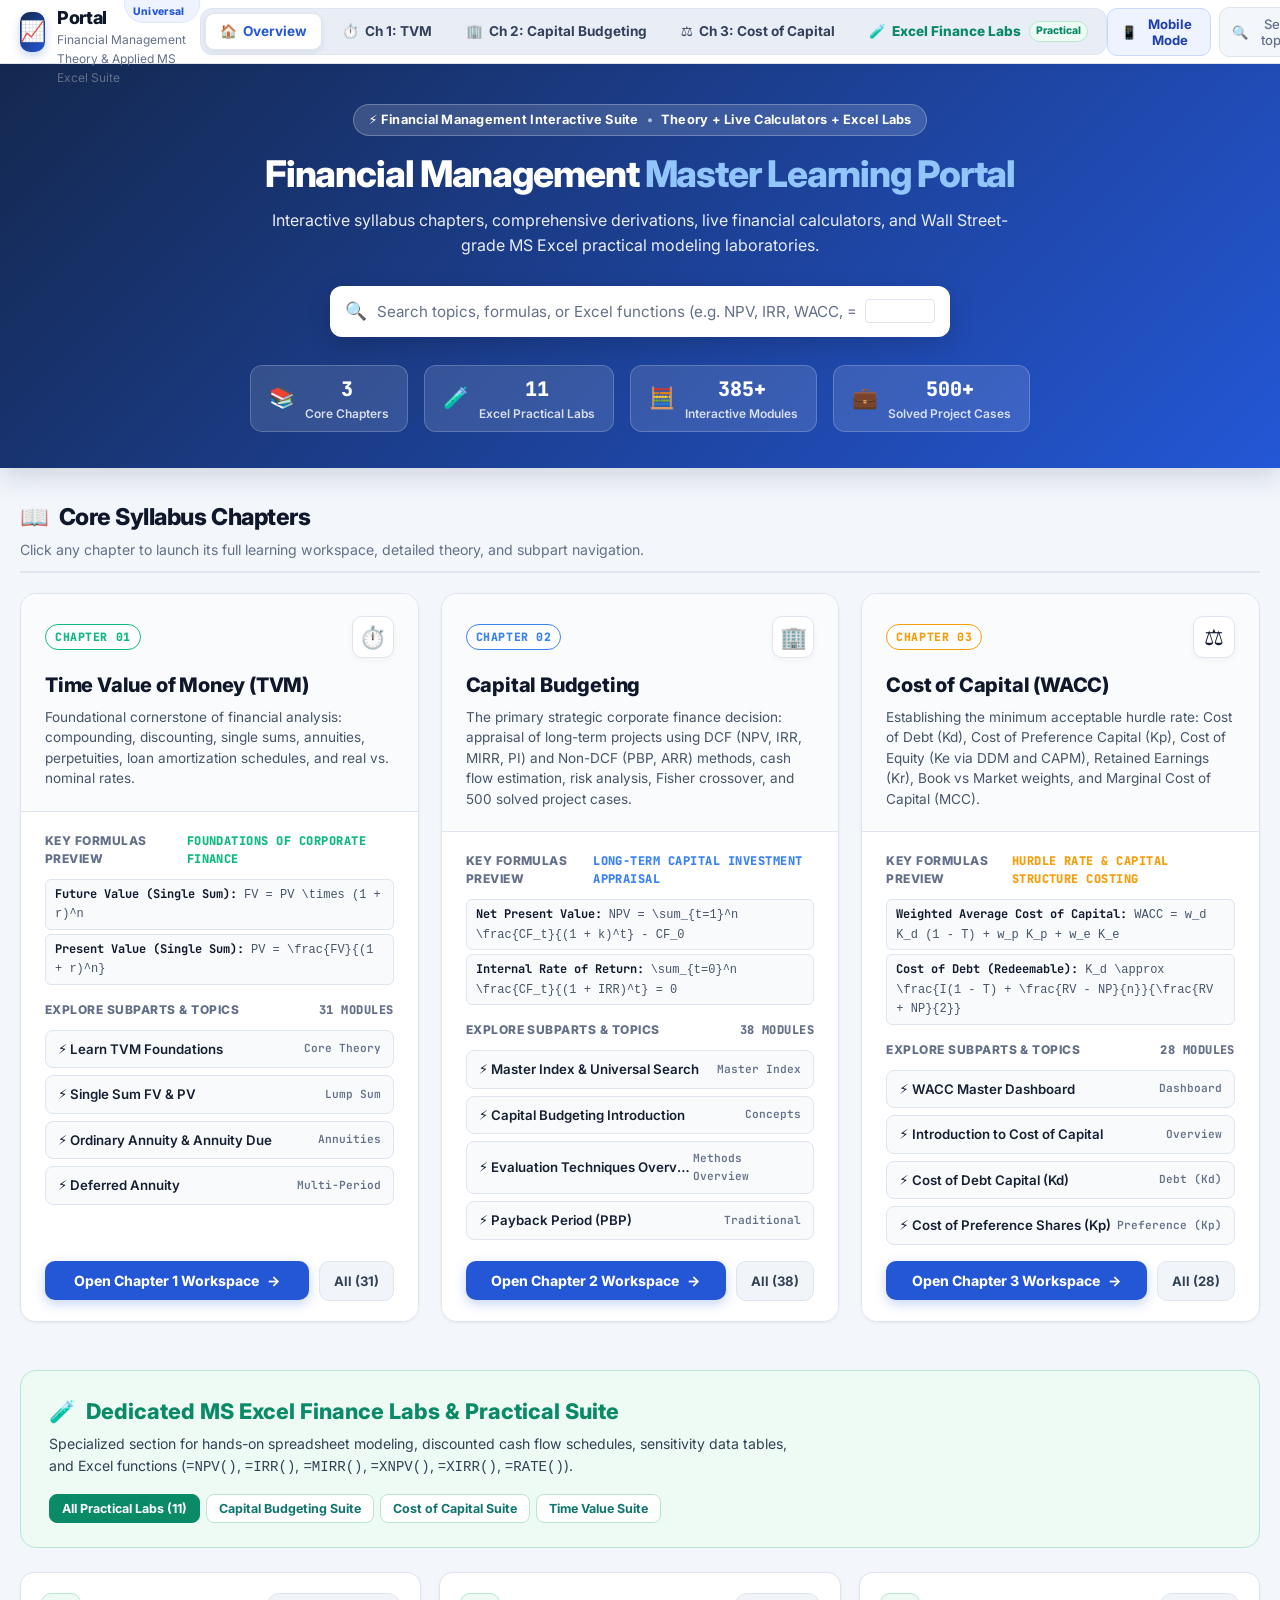
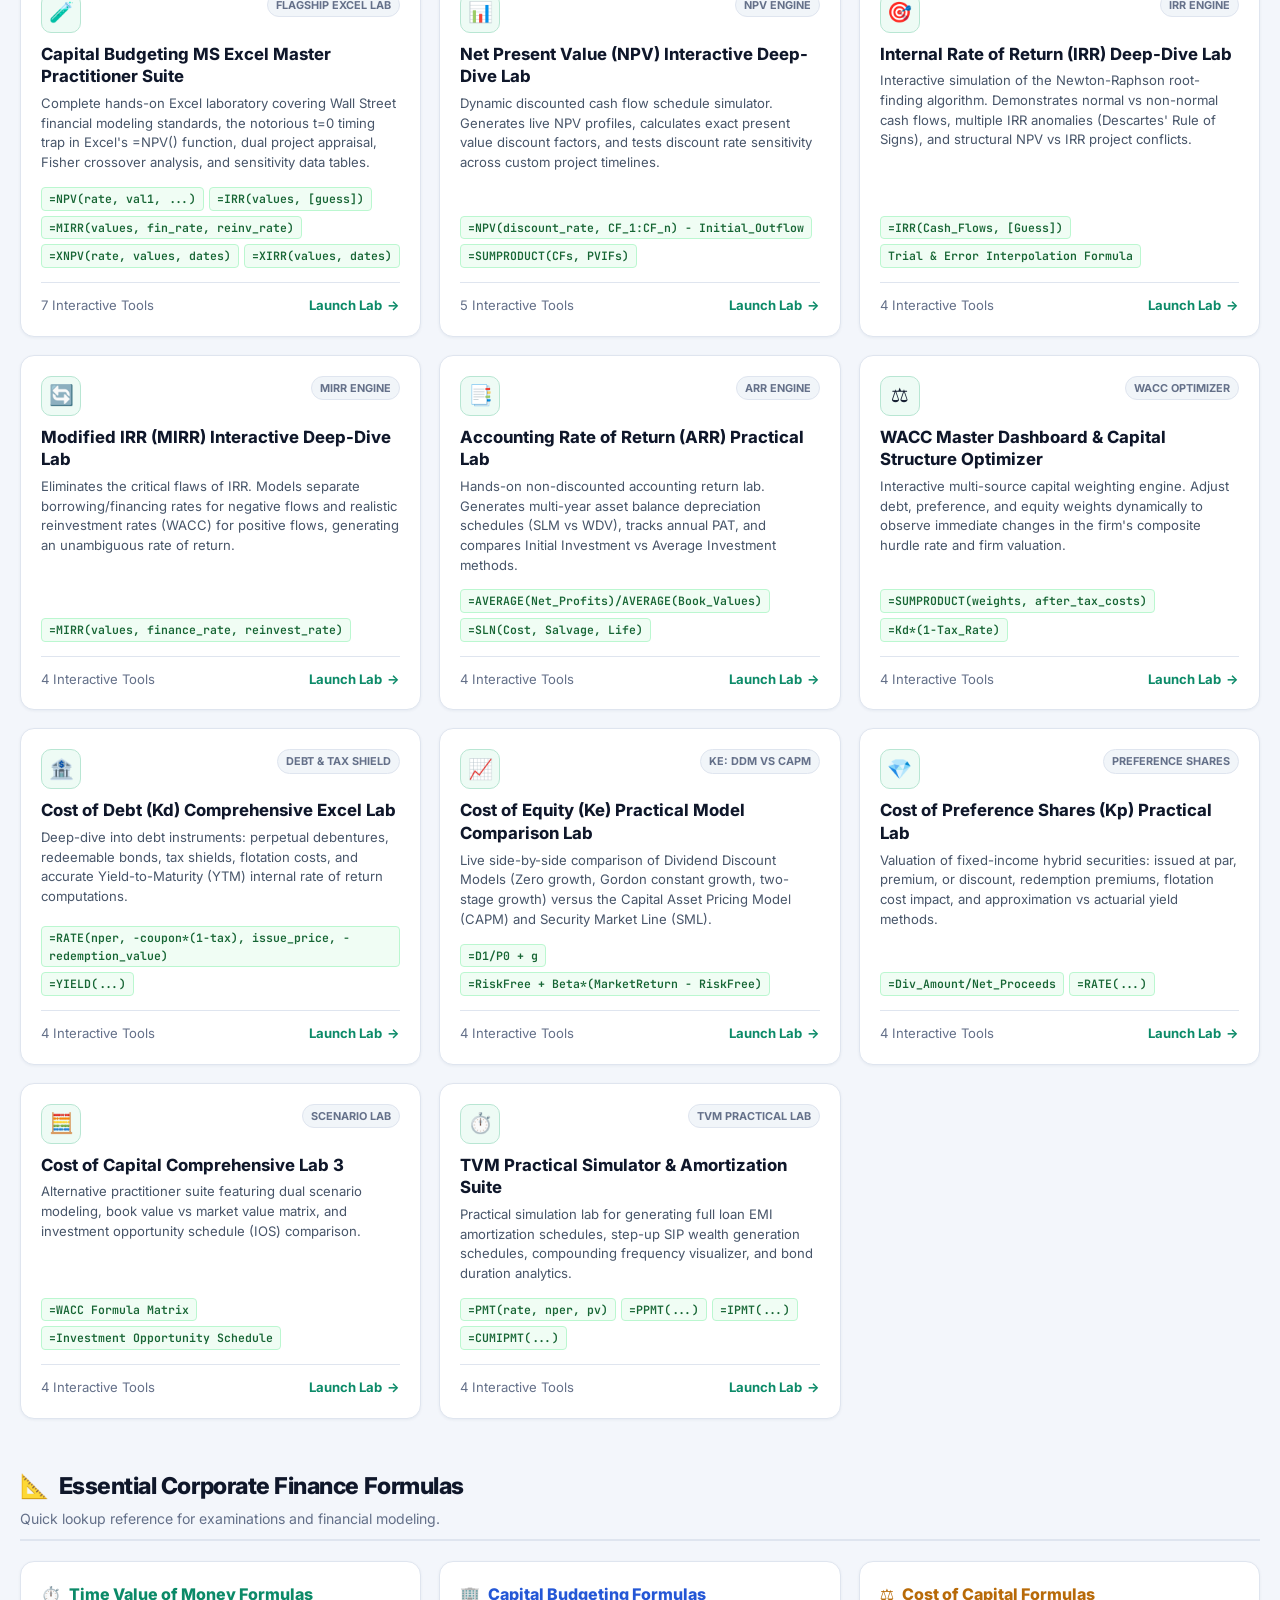
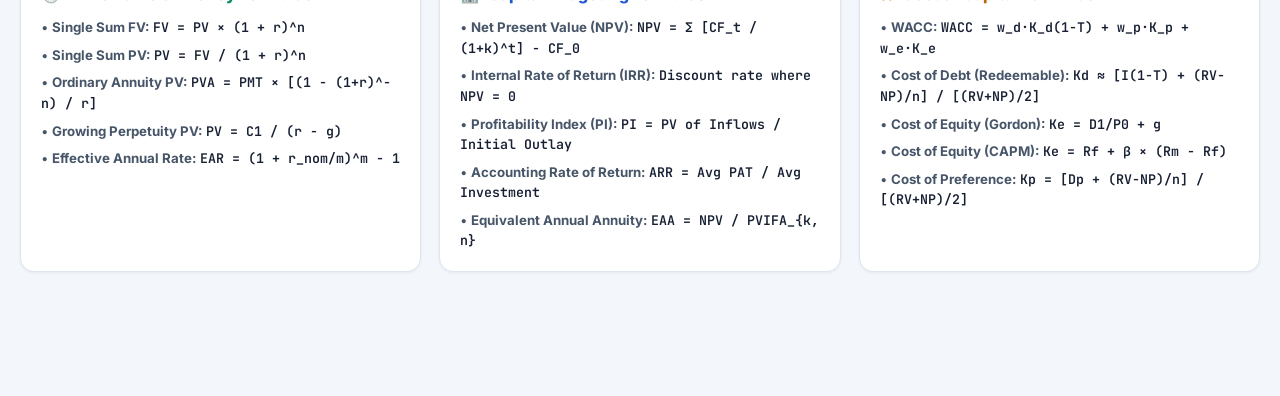
<file: index.html>
<!DOCTYPE html>
<html lang="en" data-theme="light">
<head>
  <meta charset="UTF-8">
  <meta name="viewport" content="width=device-width, initial-scale=1.0">
  <title>Financial Management (FM) Portal — Chapters, Subparts & Excel Practical Labs</title>
  <meta name="description" content="Comprehensive Financial Management learning portal connecting Time Value of Money, Capital Budgeting, Cost of Capital, and hands-on MS Excel practical finance labs.">
  <link rel="stylesheet" href="css/portal.css">
  <link rel="preconnect" href="https://fonts.googleapis.com">
  <link rel="preconnect" href="https://fonts.gstatic.com" crossorigin>
</head>
<body>
  <div id="app-root">

    <!-- ===================================================================
         GLOBAL PORTAL HEADER (Clean White & Slate Bar)
         =================================================================== -->
    <header class="portal-header">
      <div class="brand-section" id="brandLogo">
        <div class="brand-icon">📈</div>
        <div class="brand-text">
          <h1>FM Portal <span class="brand-tag">v2.0 Universal</span></h1>
          <p>Financial Management Theory & Applied MS Excel Suite</p>
        </div>
      </div>

      <!-- Navigation Menu -->
      <nav class="nav-menu" id="topNavMenu">
        <a href="#dashboard" class="nav-link active" data-target="dashboard">
          <span>🏠</span> Overview
        </a>
        <a href="#ch1" class="nav-link" data-target="ch1">
          <span>⏱️</span> Ch 1: TVM
        </a>
        <a href="#ch2" class="nav-link" data-target="ch2">
          <span>🏢</span> Ch 2: Capital Budgeting
        </a>
        <a href="#ch3" class="nav-link" data-target="ch3">
          <span>⚖️</span> Ch 3: Cost of Capital
        </a>
        <a href="#excel_labs" class="nav-link excel-nav-pill" data-target="excel_labs">
          <span>🧪</span> Excel Finance Labs <span class="nav-badge">Practical</span>
        </a>
      </nav>

      <!-- Header Actions -->
      <div class="header-actions">
        <!-- Switch to Mobile Mode Toggle -->
        <button class="btn-mobile-toggle" id="mobileModeToggleBtn" title="Switch between Mobile View & Desktop View">
          <span class="btn-icon">📱</span>
          <span class="btn-label" id="mobileModeLabel">Switch to Mobile Mode</span>
        </button>

        <button class="search-trigger-btn" id="searchTriggerBtn" title="Search all topics (Ctrl+K)">
          <span>🔍</span>
          <span>Search topics...</span>
          <span class="search-shortcut">Ctrl K</span>
        </button>
        <button class="theme-toggle-btn" id="themeToggleBtn" title="Toggle Dark/Light Mode">🌙</button>
        <button class="fullscreen-toggle-btn" id="fullscreenToggleBtn" title="Toggle Fullscreen">⛶</button>
      </div>
    </header>

    <!-- ===================================================================
         VIEW 1: PORTAL DASHBOARD (HOME HUB)
         =================================================================== -->
    <main class="view-container">
      <div class="view-section active" id="dashboardView">
        
        <!-- Hero Section (Matches course files gradient) -->
        <section class="portal-hero">
          <div class="hero-content">
            <div class="hero-pill-badge">
              <span>⚡ Financial Management Interactive Suite</span>
              <span style="opacity:0.6;">•</span>
              <span>Theory + Live Calculators + Excel Labs</span>
            </div>

            <h2 class="hero-title">
              Financial Management <span class="highlight">Master Learning Portal</span>
            </h2>

            <p class="hero-subtitle">
              Interactive syllabus chapters, comprehensive derivations, live financial calculators, and Wall Street-grade MS Excel practical modeling laboratories.
            </p>

            <!-- Master Search Bar -->
            <div class="hero-search-wrapper">
              <div class="hero-search-input-box">
                <span class="hero-search-icon">🔍</span>
                <input type="text" id="heroSearchInput" placeholder="Search topics, formulas, or Excel functions (e.g. NPV, IRR, WACC, =RATE)..." readonly>
                <span class="search-shortcut">Ctrl + K</span>
              </div>
            </div>

            <!-- Stats Ribbon -->
            <div class="hero-stats-row">
              <div class="hero-stat-card">
                <span style="font-size:1.3rem;">📚</span>
                <div>
                  <div class="stat-val">3</div>
                  <div class="stat-label">Core Chapters</div>
                </div>
              </div>

              <div class="hero-stat-card">
                <span style="font-size:1.3rem;">🧪</span>
                <div>
                  <div class="stat-val">11</div>
                  <div class="stat-label">Excel Practical Labs</div>
                </div>
              </div>

              <div class="hero-stat-card">
                <span style="font-size:1.3rem;">🧮</span>
                <div>
                  <div class="stat-val">385+</div>
                  <div class="stat-label">Interactive Modules</div>
                </div>
              </div>

              <div class="hero-stat-card">
                <span style="font-size:1.3rem;">💼</span>
                <div>
                  <div class="stat-val">500+</div>
                  <div class="stat-label">Solved Project Cases</div>
                </div>
              </div>
            </div>

          </div>
        </section>

        <!-- Dashboard Content Container -->
        <div class="dashboard-content">

          <!-- Section 1: Core Syllabus Chapters -->
          <div class="section-header-row" id="chaptersSection">
            <div class="section-title-group">
              <h2><span>📖</span> Core Syllabus Chapters</h2>
              <p>Click any chapter to launch its full learning workspace, detailed theory, and subpart navigation.</p>
            </div>
          </div>

          <div class="chapters-grid" id="chaptersGrid">
            <!-- Dynamically populated by portal.js -->
          </div>

          <!-- Section 2: Dedicated MS Excel Finance Labs & Practical Suite -->
          <div class="excel-labs-section-banner" id="excelLabsSection">
            <div class="excel-banner-text">
              <h3><span>🧪</span> Dedicated MS Excel Finance Labs & Practical Suite</h3>
              <p>
                Specialized section for hands-on spreadsheet modeling, discounted cash flow schedules, sensitivity data tables, and Excel functions (<code>=NPV()</code>, <code>=IRR()</code>, <code>=MIRR()</code>, <code>=XNPV()</code>, <code>=XIRR()</code>, <code>=RATE()</code>).
              </p>
            </div>
            <div class="excel-filter-pills">
              <button class="excel-filter-btn active" data-filter="all">All Practical Labs (11)</button>
              <button class="excel-filter-btn" data-filter="capital_budgeting">Capital Budgeting Suite</button>
              <button class="excel-filter-btn" data-filter="cost_of_capital">Cost of Capital Suite</button>
              <button class="excel-filter-btn" data-filter="tvm">Time Value Suite</button>
            </div>
          </div>

          <div class="excel-labs-grid" id="excelLabsGrid">
            <!-- Dynamically populated by portal.js -->
          </div>

          <!-- Section 3: Financial Management Formula Bank & Quick Reference -->
          <div class="section-header-row">
            <div class="section-title-group">
              <h2><span>📐</span> Essential Corporate Finance Formulas</h2>
              <p>Quick lookup reference for examinations and financial modeling.</p>
            </div>
          </div>

          <div style="display:grid; grid-template-columns:repeat(auto-fit, minmax(320px, 1fr)); gap:18px; margin-bottom:50px;">
            <div style="background:#ffffff; border:1px solid var(--border-light); border-radius:14px; padding:20px; box-shadow:var(--shadow-sm);">
              <h4 style="color:var(--green); margin-bottom:10px; font-size:1rem; font-weight:800; display:flex; align-items:center; gap:8px;">
                <span>⏱️</span> Time Value of Money Formulas
              </h4>
              <ul style="list-style:none; display:flex; flex-direction:column; gap:7px; font-size:0.83rem; color:var(--text-secondary);">
                <li>• <strong>Single Sum FV:</strong> <code style="color:var(--text-primary); font-family:var(--font-mono); font-weight:600;">FV = PV × (1 + r)^n</code></li>
                <li>• <strong>Single Sum PV:</strong> <code style="color:var(--text-primary); font-family:var(--font-mono); font-weight:600;">PV = FV / (1 + r)^n</code></li>
                <li>• <strong>Ordinary Annuity PV:</strong> <code style="color:var(--text-primary); font-family:var(--font-mono); font-weight:600;">PVA = PMT × [(1 - (1+r)^-n) / r]</code></li>
                <li>• <strong>Growing Perpetuity PV:</strong> <code style="color:var(--text-primary); font-family:var(--font-mono); font-weight:600;">PV = C1 / (r - g)</code></li>
                <li>• <strong>Effective Annual Rate:</strong> <code style="color:var(--text-primary); font-family:var(--font-mono); font-weight:600;">EAR = (1 + r_nom/m)^m - 1</code></li>
              </ul>
            </div>

            <div style="background:#ffffff; border:1px solid var(--border-light); border-radius:14px; padding:20px; box-shadow:var(--shadow-sm);">
              <h4 style="color:var(--blue); margin-bottom:10px; font-size:1rem; font-weight:800; display:flex; align-items:center; gap:8px;">
                <span>🏢</span> Capital Budgeting Formulas
              </h4>
              <ul style="list-style:none; display:flex; flex-direction:column; gap:7px; font-size:0.83rem; color:var(--text-secondary);">
                <li>• <strong>Net Present Value (NPV):</strong> <code style="color:var(--text-primary); font-family:var(--font-mono); font-weight:600;">NPV = Σ [CF_t / (1+k)^t] - CF_0</code></li>
                <li>• <strong>Internal Rate of Return (IRR):</strong> <code style="color:var(--text-primary); font-family:var(--font-mono); font-weight:600;">Discount rate where NPV = 0</code></li>
                <li>• <strong>Profitability Index (PI):</strong> <code style="color:var(--text-primary); font-family:var(--font-mono); font-weight:600;">PI = PV of Inflows / Initial Outlay</code></li>
                <li>• <strong>Accounting Rate of Return:</strong> <code style="color:var(--text-primary); font-family:var(--font-mono); font-weight:600;">ARR = Avg PAT / Avg Investment</code></li>
                <li>• <strong>Equivalent Annual Annuity:</strong> <code style="color:var(--text-primary); font-family:var(--font-mono); font-weight:600;">EAA = NPV / PVIFA_{k, n}</code></li>
              </ul>
            </div>

            <div style="background:#ffffff; border:1px solid var(--border-light); border-radius:14px; padding:20px; box-shadow:var(--shadow-sm);">
              <h4 style="color:var(--gold); margin-bottom:10px; font-size:1rem; font-weight:800; display:flex; align-items:center; gap:8px;">
                <span>⚖️</span> Cost of Capital Formulas
              </h4>
              <ul style="list-style:none; display:flex; flex-direction:column; gap:7px; font-size:0.83rem; color:var(--text-secondary);">
                <li>• <strong>WACC:</strong> <code style="color:var(--text-primary); font-family:var(--font-mono); font-weight:600;">WACC = w_d·K_d(1-T) + w_p·K_p + w_e·K_e</code></li>
                <li>• <strong>Cost of Debt (Redeemable):</strong> <code style="color:var(--text-primary); font-family:var(--font-mono); font-weight:600;">Kd ≈ [I(1-T) + (RV-NP)/n] / [(RV+NP)/2]</code></li>
                <li>• <strong>Cost of Equity (Gordon):</strong> <code style="color:var(--text-primary); font-family:var(--font-mono); font-weight:600;">Ke = D1/P0 + g</code></li>
                <li>• <strong>Cost of Equity (CAPM):</strong> <code style="color:var(--text-primary); font-family:var(--font-mono); font-weight:600;">Ke = Rf + β × (Rm - Rf)</code></li>
                <li>• <strong>Cost of Preference:</strong> <code style="color:var(--text-primary); font-family:var(--font-mono); font-weight:600;">Kp = [Dp + (RV-NP)/n] / [(RV+NP)/2]</code></li>
              </ul>
            </div>
          </div>

        </div>
      </div>

      <!-- ===================================================================
           VIEW 2: WORKSPACE / VIEWER (WHITE FRAME MATCHING HTML FILES)
           =================================================================== -->
      <div class="view-section" id="workspaceView">
        <div class="workspace-wrapper">

          <!-- Left Collapsible Navigation Sidebar -->
          <aside class="workspace-sidebar" id="workspaceSidebar">
            <div class="sidebar-header">
              <div class="sidebar-title-group">
                <h3 id="sidebarHeaderTitle">Chapter Navigator</h3>
                <p id="sidebarHeaderSubtitle">Select a topic or subpart</p>
              </div>
            </div>

            <div class="sidebar-filter-box">
              <input type="text" id="sidebarFilterInput" class="sidebar-filter-input" placeholder="Filter subparts...">
            </div>

            <div class="sidebar-scroll-area" id="sidebarNavContainer">
              <!-- Dynamically populated -->
            </div>
          </aside>

          <!-- Main Viewport -->
          <div class="workspace-main">
            <!-- Control Topbar -->
            <div class="workspace-topbar">
              <div class="workspace-breadcrumbs">
                <button class="ws-action-btn" id="sidebarToggleBtn" title="Toggle Navigation Sidebar">
                  <span>☰</span> <span>Topics</span>
                </button>
                <span class="breadcrumb-separator">/</span>
                <span class="breadcrumb-home" id="breadcrumbHome">🏠 Home</span>
                <span class="breadcrumb-separator">/</span>
                <span id="breadcrumbType" style="color:var(--text-muted);">Chapters</span>
                <span class="breadcrumb-separator">/</span>
                <span id="breadcrumbItem" style="color:var(--text-secondary); font-weight:700;">Chapter 1</span>
                <span class="breadcrumb-separator">/</span>
                <span id="breadcrumbSubpart" class="breadcrumb-current">Learn TVM</span>
              </div>

              <div class="workspace-actions">
                <button class="ws-action-btn" id="btnBackDashboard" title="Return to main dashboard">
                  <span>←</span> <span>Dashboard</span>
                </button>
                <button class="ws-action-btn" id="btnOpenNewTab" title="Open this module in a separate tab">
                  <span>🗗</span> <span>New Tab</span>
                </button>
                <button class="ws-action-btn" id="btnWsFullscreen" title="Maximize Workspace">
                  <span>⛶</span>
                </button>
              </div>
            </div>

            <!-- Subparts Quick Horizontal Ribbon -->
            <div class="subparts-horizontal-ribbon" id="subpartsRibbon">
              <!-- Dynamically populated quick tabs -->
            </div>

            <!-- Embedded Iframe Viewport -->
            <div class="iframe-container">
              <div class="iframe-loader" id="iframeLoader">
                <div class="spinner-ring"></div>
                <div style="color:var(--text-secondary); font-size:0.88rem; font-weight:600;">
                  Loading Interactive Finance Module...
                </div>
              </div>
              <iframe id="contentIframe" class="content-iframe" src="about:blank" title="Financial Management Interactive Workspace"></iframe>
            </div>

          </div>

        </div>
      </div>
    </main>

    <!-- ===================================================================
         📱 MOBILE BOTTOM NAVIGATION BAR
         =================================================================== -->
    <nav class="mobile-bottom-bar" id="mobileBottomBar">
      <button class="mobile-bottom-item active" data-target="dashboard">
        <span class="icon">🏠</span>
        <span>Home</span>
      </button>
      <button class="mobile-bottom-item" data-target="ch1">
        <span class="icon">⏱️</span>
        <span>Ch 1</span>
      </button>
      <button class="mobile-bottom-item" data-target="ch2">
        <span class="icon">🏢</span>
        <span>Ch 2</span>
      </button>
      <button class="mobile-bottom-item" data-target="ch3">
        <span class="icon">⚖️</span>
        <span>Ch 3</span>
      </button>
      <button class="mobile-bottom-item" data-target="excel_labs">
        <span class="icon">🧪</span>
        <span>Labs</span>
      </button>
      <button class="mobile-bottom-item" id="mobileDrawerBtn">
        <span class="icon">☰</span>
        <span>Topics</span>
      </button>
    </nav>

    <!-- ===================================================================
         📱 MOBILE DRAWER SHEET (For Subparts Navigation on Phone)
         =================================================================== -->
    <div class="mobile-drawer-overlay" id="mobileDrawerOverlay">
      <div class="mobile-drawer-sheet">
        <div class="mobile-drawer-handle"></div>
        <div class="mobile-drawer-header">
          <h3 id="mobileDrawerTitle">Chapter Subparts</h3>
          <button class="mobile-drawer-close" id="mobileDrawerClose">✕</button>
        </div>
        <div class="mobile-drawer-body" id="mobileDrawerBody">
          <!-- Populated dynamically -->
        </div>
      </div>
    </div>

    <!-- ===================================================================
         GLOBAL SEARCH SPOTLIGHT MODAL (Ctrl + K)
         =================================================================== -->
    <div class="modal-overlay" id="searchModal">
      <div class="search-modal-card">
        <div class="modal-search-header">
          <span style="font-size:1.15rem; color:var(--text-muted);">🔍</span>
          <input type="text" id="modalSearchInput" class="modal-search-input" placeholder="Type to search topics, formulas, or Excel labs (e.g., NPV, WACC, Annuity, =IRR)...">
          <button class="modal-close-btn" id="modalCloseBtn">✕</button>
        </div>

        <div class="modal-search-results" id="modalSearchResults">
          <!-- Dynamically populated results -->
        </div>

        <div class="modal-search-footer">
          <div class="modal-keys-hint">
            <span><span class="key-badge">↑</span> <span class="key-badge">↓</span> to navigate</span>
            <span><span class="key-badge">↵</span> to select</span>
            <span><span class="key-badge">esc</span> to close</span>
          </div>
          <span>FM Portal Search</span>
        </div>
      </div>
    </div>

  </div>

  <!-- Scripts -->
  <script src="js/data.js"></script>
  <script src="js/portal.js"></script>
</body>
</html>
</file>
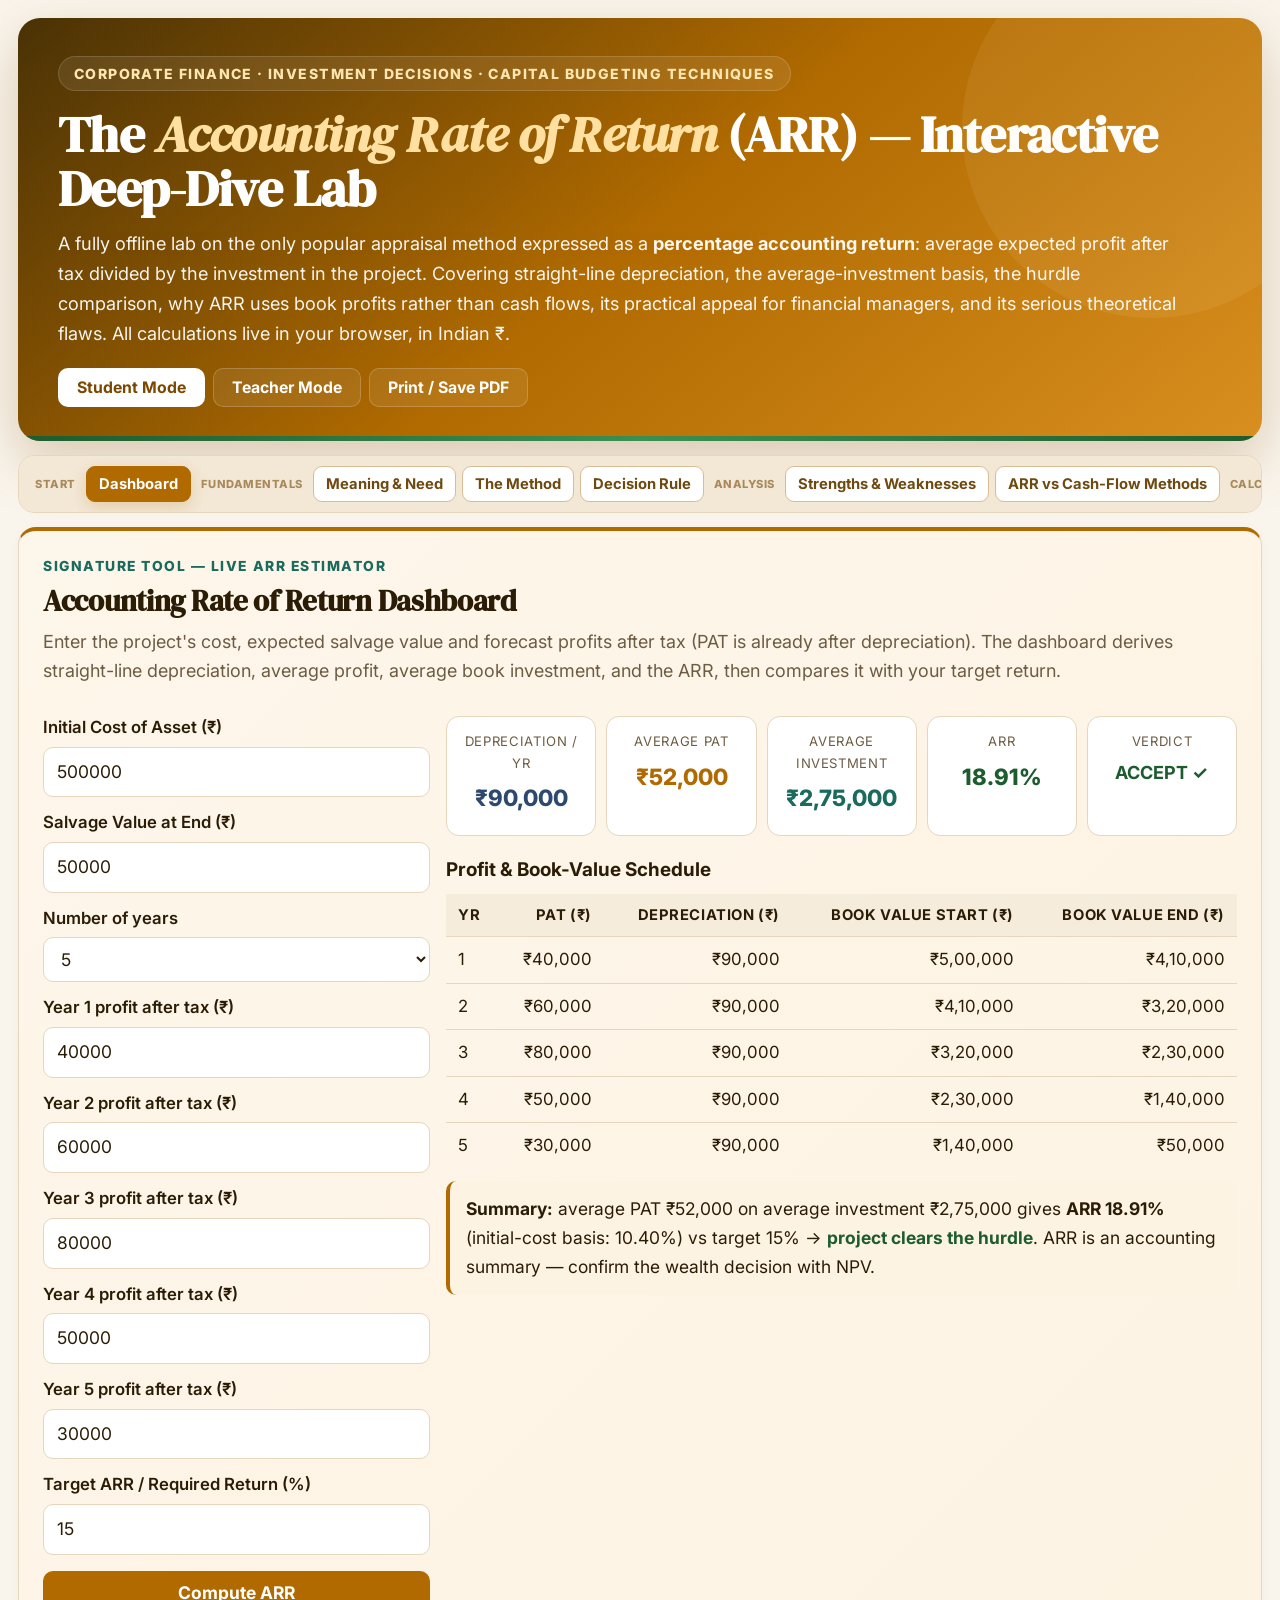
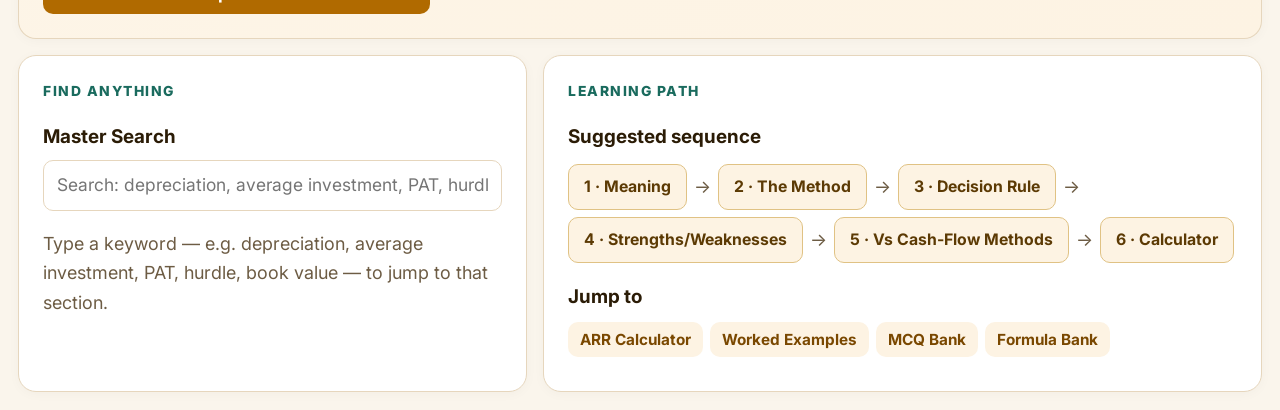
<file: Accounting_Rate_of_Return_Lab.html>
<!doctype html>
<html lang="en">
<head>
<meta charset="utf-8">
<meta name="viewport" content="width=device-width,initial-scale=1">
<title>Accounting Rate of Return (ARR) — Interactive Deep-Dive Lab</title>
<link href="https://fonts.googleapis.com/css2?family=DM+Serif+Display:ital@0;1&family=Inter:wght@400;500;600;700;800&display=swap" rel="stylesheet">
<style>
:root{
  --bg:#faf5ec;--card:#fff;--ink:#2b1c06;--muted:#6d5c44;--line:#e6d6bd;
  --amber:#b06a00;--amber-d:#7a4800;--amber-l:#fdf3e3;
  --forest:#1d5c2e;--forest-d:#0f3319;--forest-l:#e6f2e9;
  --slate:#2d4a6e;--slate-l:#e8eef7;
  --red:#9e2a2a;--red-l:#fceaea;
  --teal:#1a6b5e;--teal-l:#e4f4f0;
  --nav-bg:#f3e8d6;color-scheme:light
}
*{box-sizing:border-box}html{scroll-behavior:smooth;font-size:18px}
body{margin:0;background:var(--bg);color:var(--ink);font:1rem/1.65 'Inter',system-ui,sans-serif}
.wrap{max-width:1460px;margin:auto;padding:18px}
.hero{padding:38px 40px 34px;border-radius:22px;background:linear-gradient(140deg,#4a3205 0%,#b06a00 50%,#d98f1f 100%);color:#fff;position:relative;overflow:hidden;box-shadow:0 20px 56px #7a480040}
.hero::before{content:"";position:absolute;right:-80px;top:-80px;width:380px;height:380px;border-radius:50%;background:rgba(255,230,180,.08);pointer-events:none}
.hero::after{content:"";position:absolute;bottom:0;left:0;right:0;height:5px;background:linear-gradient(90deg,#1d5c2e,#3a8f54,#1d5c2e)}
.hero-eyebrow{display:inline-flex;align-items:center;gap:8px;background:#ffffff15;border:1px solid #ffffff25;padding:5px 15px;border-radius:999px;font-size:.78rem;font-weight:800;letter-spacing:.1em;text-transform:uppercase;margin-bottom:16px;color:#ffe6b0}
.hero h1{font-family:'DM Serif Display',Georgia,serif;font-size:clamp(26px,4vw,52px);margin:0 0 12px;line-height:1.06;letter-spacing:-.01em;max-width:1100px}
.hero h1 em{color:#ffe0a0;font-style:italic}
.hero p{margin:0;max-width:1120px;opacity:.94;font-size:1.01rem;line-height:1.65}
.hero-actions{display:flex;gap:8px;flex-wrap:wrap;margin-top:20px}
.hero-actions button{border:1px solid #ffffff30;background:#ffffff15;color:#fff;border-radius:10px;padding:9px 18px;font-weight:700;cursor:pointer;font-size:.88rem;font-family:inherit;transition:.15s}
.hero-actions button.on{background:#fff;color:var(--amber-d)}
.hero-actions button:hover{background:#ffffff28}
.nav{display:flex;flex-wrap:nowrap;gap:6px;padding:10px 12px;margin:14px 0 0;background:var(--nav-bg);border:1px solid var(--line);border-radius:16px;overflow-x:auto;scrollbar-width:thin;position:sticky;top:0;z-index:10}
.tab{border:1px solid #d6bd95;background:#fff;color:#6e4a10;padding:8px 12px;border-radius:9px;font-weight:700;font-size:.82rem;white-space:nowrap;cursor:pointer;transition:.13s;font-family:inherit}
.tab:hover{border-color:var(--amber);transform:translateY(-1px)}
.tab.active{background:var(--amber);color:#fff;border-color:var(--amber);box-shadow:0 5px 16px #b06a0038}
.navsep{align-self:center;padding:0 4px;font-size:.62rem;font-weight:800;letter-spacing:.5px;text-transform:uppercase;color:#a98a5c;white-space:nowrap;user-select:none}
.page{display:none}.page.active{display:block;animation:fade .22s ease}
@keyframes fade{from{opacity:.25}to{opacity:1}}
.grid{display:grid;grid-template-columns:repeat(12,1fr);gap:16px}
.s3{grid-column:span 3}.s4{grid-column:span 4}.s5{grid-column:span 5}.s6{grid-column:span 6}.s7{grid-column:span 7}.s8{grid-column:span 8}.s9{grid-column:span 9}.s10{grid-column:span 10}.s12{grid-column:span 12}
.card{background:var(--card);border:1px solid var(--line);border-radius:18px;padding:24px;box-shadow:0 2px 12px #2b1c0608}
.card-amber{border-top:4px solid var(--amber)}.card-teal{border-top:4px solid var(--teal)}.card-slate{border-top:4px solid var(--slate)}.card-forest{border-top:4px solid var(--forest)}.card-red{border-top:4px solid var(--red)}
h2{font-family:'DM Serif Display',Georgia,serif;margin:0 0 14px;font-size:1.6rem;line-height:1.18;letter-spacing:-.01em}
h3{margin:18px 0 8px;font-size:1.05rem;font-weight:700}h3:first-child{margin-top:0}
.muted{color:var(--muted)}.kicker{font-size:.77rem;text-transform:uppercase;letter-spacing:.11em;font-weight:800;color:var(--teal);margin-bottom:7px}
label{display:block;font-weight:600;margin:12px 0 5px;font-size:.93rem}
input,select,textarea{width:100%;padding:10px 13px;border:1px solid var(--line);border-radius:10px;background:#fff;color:var(--ink);font:inherit;font-size:.97rem}
input:focus,select:focus{outline:2px solid var(--amber);outline-offset:1px;border-color:var(--amber)}
button{border:0;border-radius:10px;padding:11px 16px;background:var(--amber);color:#fff;font-weight:700;cursor:pointer;font-size:.97rem;font-family:inherit;transition:.13s}
button:hover{filter:brightness(1.08)}
.btn-sm{padding:8px 12px;font-size:.85rem}.btn-secondary{background:var(--amber-l);color:var(--amber-d)}.btn-ghost{background:#f0e8dc;color:var(--ink)}
.formula{background:#3a2a08;color:#f2d9a8;border-radius:13px;padding:18px 22px;font:1rem/1.75 ui-monospace,SFMono-Regular,Menlo,monospace;overflow-x:auto;white-space:pre-wrap;margin:10px 0}
.formula b{color:#ffd98a}
.callout{padding:14px 16px;border-left:4px solid var(--amber);background:var(--amber-l);border-radius:10px;font-size:.97rem;margin:10px 0}
.callout-teal{border-color:var(--teal);background:var(--teal-l)}.callout-slate{border-color:var(--slate);background:var(--slate-l)}.callout-red{border-color:var(--red);background:var(--red-l)}.callout-forest{border-color:var(--forest);background:var(--forest-l)}
table{width:100%;border-collapse:collapse}
th,td{padding:9px 12px;border-bottom:1px solid var(--line);text-align:right;white-space:nowrap;font-size:.93rem}
th:first-child,td:first-child{text-align:left;white-space:normal}
th{background:#f6ecdc;font-weight:700;font-size:.82rem;text-transform:uppercase;letter-spacing:.04em}
tr:last-child td{border-bottom:none}.scroll{overflow-x:auto;max-height:440px}
.metrics{display:grid;gap:10px}
.cols-2{grid-template-columns:1fr 1fr}.cols-3{grid-template-columns:repeat(3,1fr)}.cols-4{grid-template-columns:repeat(4,1fr)}.cols-5{grid-template-columns:repeat(5,1fr)}
.metric{padding:14px 16px;border-radius:13px;background:#fbf3e2;border:1px solid #e2cca2}
.metric small{color:var(--muted);font-size:.76rem;text-transform:uppercase;letter-spacing:.04em;display:block}
.metric strong{display:block;font-size:1.3rem;font-weight:800;margin-top:4px}
.stepflow{display:flex;flex-wrap:wrap;gap:7px;align-items:center;margin:12px 0}
.step{background:var(--amber-l);border:1px solid #e0c284;color:#5c3a04;padding:9px 15px;border-radius:10px;font-weight:700;font-size:.88rem}
.arrow{color:var(--muted)}
.two{display:grid;grid-template-columns:1fr 1fr;gap:12px}.three{display:grid;grid-template-columns:repeat(3,1fr);gap:12px}
.adv{border-left:4px solid var(--teal);background:var(--teal-l);padding:12px 15px;border-radius:10px;margin:6px 0}
.lim{border-left:4px solid var(--red);background:var(--red-l);padding:12px 15px;border-radius:10px;margin:6px 0}
.note-amber{border-left:4px solid var(--amber);background:var(--amber-l);padding:12px 15px;border-radius:10px;margin:6px 0}
.note-forest{border-left:4px solid var(--forest);background:var(--forest-l);padding:12px 15px;border-radius:10px;margin:6px 0}
.quiz-card{padding:16px 18px;border:1px solid var(--line);border-radius:14px;margin:10px 0}
.answer{margin-top:10px;padding:12px 14px;border-radius:10px;background:var(--amber-l);font-size:.96rem}
.mcq-option{display:block;width:100%;text-align:left;padding:14px 14px;margin:5px 0;border-radius:10px;border:1px solid var(--line);background:#fff;color:var(--ink);cursor:pointer;font-size:.95rem;font-weight:500;font-family:inherit;transition:.12s}
.mcq-option:hover{background:var(--amber-l);border-color:#d9b26a}.mcq-option.correct{background:#dff0e3;border-color:var(--forest);color:var(--forest)}.mcq-option.wrong{background:var(--red-l);border-color:var(--red);color:var(--red)}
.chip{display:inline-flex;align-items:center;padding:4px 11px;border-radius:999px;background:var(--amber-l);color:var(--amber-d);font-weight:700;font-size:.82rem;margin:2px 3px 2px 0}
.chip-teal{background:var(--teal-l);color:#07382f}.chip-red{background:var(--red-l);color:var(--red)}.chip-forest{background:var(--forest-l);color:var(--forest-d)}
.pillrow{display:flex;flex-wrap:wrap;gap:7px;margin:10px 0}
.dash-grid{display:grid;grid-template-columns:repeat(5,1fr);gap:10px;margin:14px 0}
.dash-cell{padding:14px;border-radius:13px;background:#fff;border:1px solid var(--line);text-align:center}
.dash-cell small{display:block;color:var(--muted);font-size:.73rem;text-transform:uppercase;letter-spacing:.05em}
.dash-cell .val{font-size:1.25rem;font-weight:800;margin:5px 0;color:var(--amber)}
.good{color:var(--forest);font-weight:700}.bad{color:var(--red);font-weight:700}.warn{color:var(--amber);font-weight:700}
.teacher-note{display:none;border-left:4px solid var(--teal);background:var(--teal-l);padding:12px 15px;border-radius:10px;margin-top:10px;font-size:.93rem}
body.teacher .teacher-note{display:block}
@media(max-width:1060px){.s3,.s4,.s5,.s6,.s7,.s8,.s9{grid-column:span 6}.dash-grid{grid-template-columns:repeat(3,1fr)}}
@media(max-width:700px){.s3,.s4,.s5,.s6,.s7,.s8,.s9,.s10,.s12{grid-column:span 12}.two,.three{grid-template-columns:1fr}.metrics.cols-3,.metrics.cols-4,.metrics.cols-5{grid-template-columns:1fr 1fr}.dash-grid{grid-template-columns:repeat(2,1fr)}.wrap{padding:10px}}
@media print{.nav,.hero-actions,button,input,textarea,select{display:none!important}.page{display:block!important}.card{box-shadow:none;border:1px solid #bbb;break-inside:avoid}body{background:#fff}}
@media(prefers-reduced-motion:reduce){*{animation:none!important}}
</style>
</head>
<body>
<div class="wrap">
<header class="hero">
  <div class="hero-eyebrow">Corporate Finance · Investment Decisions · Capital Budgeting Techniques</div>
  <h1>The <em>Accounting Rate of Return</em> (ARR) — Interactive Deep-Dive Lab</h1>
  <p>A fully offline lab on the only popular appraisal method expressed as a <b>percentage accounting return</b>: average expected profit after tax divided by the investment in the project. Covering straight-line depreciation, the average-investment basis, the hurdle comparison, why ARR uses book profits rather than cash flows, its practical appeal for financial managers, and its serious theoretical flaws. All calculations live in your browser, in Indian ₹.</p>
  <div class="hero-actions">
    <button id="modeStudent" class="on" onclick="setMode('student')">Student Mode</button>
    <button id="modeTeacher" onclick="setMode('teacher')">Teacher Mode</button>
    <button onclick="window.print()">Print / Save PDF</button>
  </div>
</header>
<nav class="nav">
  <span class="navsep">Start</span>
  <button class="tab active" data-page="dashboard">Dashboard</button>
  <span class="navsep">Fundamentals</span>
  <button class="tab" data-page="intro">Meaning &amp; Need</button>
  <button class="tab" data-page="method">The Method</button>
  <button class="tab" data-page="decision">Decision Rule</button>
  <span class="navsep">Analysis</span>
  <button class="tab" data-page="strengths">Strengths &amp; Weaknesses</button>
  <button class="tab" data-page="vs_cf">ARR vs Cash-Flow Methods</button>
  <span class="navsep">Calculators</span>
  <button class="tab" data-page="calc_main">ARR Calculator</button>
  <span class="navsep">Practice</span>
  <button class="tab" data-page="examples">Worked Examples</button>
  <button class="tab" data-page="mcq">MCQ Bank</button>
  <button class="tab" data-page="exam_gen">Exam Generator</button>
  <span class="navsep">Reference</span>
  <button class="tab" data-page="formula_bank">Formula Bank</button>
  <button class="tab" data-page="glossary">Glossary</button>
</nav>

<!-- ===== DASHBOARD ===== -->
<section id="dashboard" class="page active">
<div class="grid" style="margin-top:14px">
<div class="card s12 card-amber" style="background:linear-gradient(135deg,#fdf6ea,var(--amber-l))">
  <div class="kicker">Signature Tool — Live ARR Estimator</div>
  <h2>Accounting Rate of Return Dashboard</h2>
  <p class="muted" style="margin-top:-6px;margin-bottom:16px">Enter the project's cost, expected salvage value and forecast profits after tax (PAT is already after depreciation). The dashboard derives straight-line depreciation, average profit, average book investment, and the ARR, then compares it with your target return.</p>
  <div class="grid">
    <div class="s4">
      <label>Initial Cost of Asset (₹)</label><input id="dCost" type="number" value="500000" step="10000">
      <label>Salvage Value at End (₹)</label><input id="dSalv" type="number" value="50000" step="10000">
      <label>Number of years</label>
      <select id="dN" onchange="renderDashInputs()">
        <option value="3">3</option><option value="4">4</option><option value="5" selected>5</option><option value="6">6</option><option value="7">7</option><option value="8">8</option>
      </select>
      <div id="dInputs" style="margin-top:6px"></div>
      <label style="margin-top:12px">Target ARR / Required Return (%)</label><input id="dTarget" type="number" value="15" step="0.5">
      <button onclick="runDash()" style="margin-top:16px;width:100%">Compute ARR</button>
    </div>
    <div class="s8">
      <div class="dash-grid">
        <div class="dash-cell"><small>Depreciation / yr</small><div class="val" id="dDep" style="color:var(--slate)">—</div></div>
        <div class="dash-cell"><small>Average PAT</small><div class="val" id="dAvgP">—</div></div>
        <div class="dash-cell"><small>Average Investment</small><div class="val" id="dAvgI" style="color:var(--teal)">—</div></div>
        <div class="dash-cell"><small>ARR</small><div class="val" id="dArr" style="color:var(--forest)">—</div></div>
        <div class="dash-cell"><small>Verdict</small><div class="val" id="dVerdict" style="font-size:1rem">—</div></div>
      </div>
      <h3>Profit &amp; Book-Value Schedule</h3>
      <div class="scroll"><table id="dashTable">
        <tr><th>Yr</th><th>PAT (₹)</th><th>Depreciation (₹)</th><th>Book Value Start (₹)</th><th>Book Value End (₹)</th></tr>
      </table></div>
      <div class="callout" id="dashCallout" style="margin-top:12px">Enter values and click Compute.</div>
    </div>
  </div>
</div>
<div class="card s5">
  <div class="kicker">Find Anything</div>
  <h3>Master Search</h3>
  <input id="masterSearch" type="text" placeholder="Search: depreciation, average investment, PAT, hurdle, book value…">
  <div id="masterSearchResults" style="margin-top:12px"></div>
</div>
<div class="card s7">
  <div class="kicker">Learning Path</div>
  <h3>Suggested sequence</h3>
  <div class="stepflow">
    <span class="step">1 · Meaning</span><span class="arrow">→</span>
    <span class="step">2 · The Method</span><span class="arrow">→</span>
    <span class="step">3 · Decision Rule</span><span class="arrow">→</span>
    <span class="step">4 · Strengths/Weaknesses</span><span class="arrow">→</span>
    <span class="step">5 · Vs Cash-Flow Methods</span><span class="arrow">→</span>
    <span class="step">6 · Calculator</span>
  </div>
  <h3>Jump to</h3>
  <div class="pillrow">
    <button class="btn-sm btn-secondary" onclick="activatePage('calc_main')">ARR Calculator</button>
    <button class="btn-sm btn-secondary" onclick="activatePage('examples')">Worked Examples</button>
    <button class="btn-sm btn-secondary" onclick="activatePage('mcq')">MCQ Bank</button>
    <button class="btn-sm btn-secondary" onclick="activatePage('formula_bank')">Formula Bank</button>
  </div>
</div>
</div>
</section>

<!-- ===== INTRO ===== -->
<section id="intro" class="page"><div class="grid" style="margin-top:14px">
<div class="card s8 card-amber">
  <div class="kicker">Fundamentals</div>
  <h2>Meaning and Need for ARR</h2>
  <p>The <b>Accounting Rate of Return</b> (ARR, also called the Average Rate of Return or Return on Investment) measures the expected <b>accounting profitability</b> of a project as a percentage: the average annual profit after tax, over the project's life, divided by the average investment locked in the asset.</p>
  <div class="callout"><b>Definition:</b> ARR is the ratio of the average expected profit after tax (PAT) to the average investment in the project, expressed as a percentage. Unlike payback, NPV or IRR, it is built from <b>accounting profits</b> — the same figures managers already report — rather than from cash flows.</div>
  <p>Its appeal is direct: management thinks in terms of return-on-investment percentages ("this machine should earn 20% a year on its book value"), and ARR produces exactly that number from readily available projected income statements.</p>
  <div class="stepflow">
    <span class="step">Forecast PAT each year</span><span class="arrow">→</span>
    <span class="step">Compute average PAT</span><span class="arrow">→</span>
    <span class="step">Compute average investment</span><span class="arrow">→</span>
    <span class="step">ARR = avg PAT ÷ avg investment</span><span class="arrow">→</span>
    <span class="step">Compare with target</span>
  </div>
  <div class="teacher-note"><b>Teaching note:</b> Anchor with a familiar ratio: ARR is essentially a projected ROCE/ROI for the asset. Students then see both its appeal (consistent with how performance is measured post-investment) and its flaw (book profits and book values are accounting conventions, not cash).</div>
</div>
<div class="card s4">
  <h3>The reference machine</h3>
  <table>
    <tr><th>Item</th><th>Value</th></tr>
    <tr><td>Cost</td><td>₹5,00,000</td></tr>
    <tr><td>Salvage (5 yr)</td><td>₹50,000</td></tr>
    <tr><td>Depreciation / yr</td><td>₹90,000</td></tr>
    <tr><td>Average PAT</td><td>₹52,000</td></tr>
    <tr><td>Average investment</td><td>₹2,75,000</td></tr>
    <tr><td><b>ARR</b></td><td class="good"><b>18.91%</b></td></tr>
    <tr><td>Target</td><td>15%</td></tr>
  </table>
  <div class="callout-forest callout" style="margin-top:12px">ARR 18.91% &gt; 15% target → <span class="good">accept</span>.</div>
</div>
</div></section>

<!-- ===== METHOD ===== -->
<section id="method" class="page"><div class="grid" style="margin-top:14px">
<div class="card s7 card-teal">
  <div class="kicker">Fundamentals</div>
  <h2>The Method — Step by Step</h2>
  <div class="formula">Annual depreciation (straight line) =
   (Cost − Salvage value) ÷ Life (years)

Average annual profit (PAT) =
   Σ PAT over life ÷ Number of years

Average investment = (Cost + Salvage value) ÷ 2
  (= average book value over the life)

<b>ARR = (Average annual profit ÷ Average investment) × 100</b></div>
  <h3>Worked schedule — machine ₹5,00,000, salvage ₹50,000, 5 years</h3>
  <div class="scroll"><table>
    <tr><th>Yr</th><th>PAT (₹)</th><th>Depreciation (₹)</th><th>Book value start (₹)</th><th>Book value end (₹)</th></tr>
    <tr><td>1</td><td>40,000</td><td>90,000</td><td>5,00,000</td><td>4,10,000</td></tr>
    <tr><td>2</td><td>60,000</td><td>90,000</td><td>4,10,000</td><td>3,20,000</td></tr>
    <tr><td>3</td><td>80,000</td><td>90,000</td><td>3,20,000</td><td>2,30,000</td></tr>
    <tr><td>4</td><td>50,000</td><td>90,000</td><td>2,30,000</td><td>1,40,000</td></tr>
    <tr><td>5</td><td>30,000</td><td>90,000</td><td>1,40,000</td><td>50,000</td></tr>
  </table></div>
  <p style="margin-top:10px">Average PAT = (40+60+80+50+30)k ÷ 5 = ₹52,000. Average investment = (5,00,000 + 50,000)/2 = ₹2,75,000.</p>
  <div class="callout-teal callout"><b>ARR = 52,000 / 2,75,000 = 18.91%</b> &gt; 15% target → accept.</div>
</div>
<div class="card s5">
  <h3>The two denominator conventions</h3>
  <table>
    <tr><th>Basis</th><th>Denominator</th><th>Reference ARR</th></tr>
    <tr><td>Average investment (standard)</td><td>(Cost+Salvage)/2 = ₹2.75L</td><td class="good">18.91%</td></tr>
    <tr><td>Initial cost (variant)</td><td>Cost = ₹5L</td><td class="warn">10.40%</td></tr>
  </table>
  <div class="callout-amber callout" style="margin-top:12px">Indian/textbook convention uses <b>average investment</b> = (initial cost + salvage)/2 — the average book value over the asset's life. Always state which basis a percentage uses; the accept/reject signal can differ.</div>
  <div class="callout-slate callout">PAT figures are already <b>after</b> depreciation and tax. Do not subtract depreciation again — that double-counts it.</div>
</div>
</div></section>

<!-- ===== DECISION ===== -->
<section id="decision" class="page"><div class="grid" style="margin-top:14px">
<div class="card s8 card-forest">
  <div class="kicker">Analysis</div>
  <h2>The Decision Rule</h2>
  <div class="formula">ARR ≥ Target (hurdle) rate   → <b>ACCEPT</b>
ARR &lt; Target (hurdle) rate  → <b>REJECT</b>

Ranking projects: higher ARR is preferred.</div>
  <table>
    <tr><th>Project</th><th>Avg PAT</th><th>Avg investment</th><th>ARR</th><th>vs 15% target</th><th>Decision</th></tr>
    <tr><td>Machine A (reference)</td><td>₹52,000</td><td>₹2,75,000</td><td class="good">18.91%</td><td>18.91 &gt; 15</td><td><span class="chip chip-forest">Accept ✓</span></td></tr>
    <tr><td>Project B (₹10L, 4 yr)</td><td>₹1,37,500</td><td>₹5,00,000</td><td class="good">27.50%</td><td>27.50 &gt; 15</td><td><span class="chip chip-forest">Accept ✓</span></td></tr>
    <tr><td>Project C (₹8L)</td><td>₹27,500</td><td>₹4,20,000</td><td class="bad">6.55%</td><td>6.55 &lt; 15</td><td><span class="chip chip-red">Reject ✗</span></td></tr>
  </table>
  <div class="callout-forest callout" style="margin-top:12px"><b>Ranking conflict warning:</b> ARR ranks by a percentage return, not by absolute value. A small high-percentage project can outrank a large project that adds far more rupees of profit — ARR ignores scale just as IRR can.</div>
</div>
<div class="card s4">
  <h3>Why the hurdle matters</h3>
  <div class="callout">The target ARR is usually set with reference to the firm's cost of capital and the sector's normal accounting return. It is a <b>policy threshold</b>, not a market-determined rate.</div>
  <div class="callout-teal callout"><b>Mutual exclusivity:</b> accept the project with the highest ARR <i>provided</i> it clears the hurdle — but always cross-check against NPV, since ARR ignores timing.</div>
</div>
</div></section>

<!-- ===== STRENGTHS ===== -->
<section id="strengths" class="page"><div class="grid" style="margin-top:14px">
<div class="card s7 card-amber">
  <div class="kicker">Analysis</div>
  <h2>Strengths and Weaknesses</h2>
  <h3>Advantages</h3>
  <div class="two">
    <div class="adv"><b>Simple and familiar.</b> Built from projected income statements; expressed as a percentage managers already use (ROI/ROCE style).</div>
    <div class="adv"><b>Considers the whole life.</b> Unlike payback, it uses profits from every year of the project, including the tail.</div>
    <div class="adv"><b>Easy comparison.</b> Percentage returns are readily compared across projects and with the firm's target return.</div>
    <div class="adv"><b>Links to reported performance.</b> Post-investment, divisional ROI is measured the same way, so the appraisal yardstick matches the evaluation yardstick.</div>
  </div>
  <h3>Weaknesses</h3>
  <div class="two">
    <div class="lim"><b>Ignores the time value of money.</b> A rupee of Year-5 profit counts the same as a rupee of Year-1 profit; no discounting.</div>
    <div class="lim"><b>Uses accounting profit, not cash flow.</b> Depreciation conventions and non-cash charges drive the number; two depreciation methods give two ARRs for the same project.</div>
    <div class="lim"><b>Ignores the timing of profits.</b> Projects with the same average PAT but very different timing rank equally, although value differs.</div>
    <div class="lim"><b>Arbitrary hurdle &amp; denominator.</b> Target return is judgement-based; average-vs-initial investment conventions change the result.</div>
  </div>
</div>
<div class="card s5">
  <h3>Where it fits</h3>
  <div class="callout-teal callout"><b>Quick profitability screen</b> for small, replacement-type projects where full DCF feels disproportionate.</div>
  <div class="callout-amber callout"><b>Reporting alignment:</b> useful where managers are evaluated on book ROI and want appraisal to mirror that metric.</div>
  <div class="callout-red callout"><b>Never decide solely on ARR.</b> It is not NPV-consistent: it can accept negative-NPV projects (far-dated profits) or reject value-adding ones (heavy early depreciation). Use NPV/IRR to confirm.</div>
  <div class="teacher-note"><b>Teaching note:</b> Demonstrate the timing flaw with two projects having identical average PAT but back-loaded vs front-loaded profits — ARR ties them, NPV strongly prefers the front-loaded one. This shows why "average percentage" cannot substitute for discounted cash flow.</div>
</div>
</div></section>

<!-- ===== VS CASH FLOW ===== -->
<section id="vs_cf" class="page"><div class="grid" style="margin-top:14px">
<div class="card s7 card-slate">
  <div class="kicker">Analysis</div>
  <h2>ARR vs the Cash-Flow Methods</h2>
  <table>
    <tr><th>Dimension</th><th>ARR</th><th>Payback / DPB</th><th>NPV / IRR</th></tr>
    <tr><td>Basis</td><td>Accounting PAT</td><td>Cash flows</td><td>Cash flows</td></tr>
    <tr><td>Time value of money</td><td class="bad">No</td><td>Only DPB</td><td class="good">Yes</td></tr>
    <tr><td>Whole-life coverage</td><td class="good">Yes</td><td class="bad">No</td><td class="good">Yes</td></tr>
    <tr><td>Result form</td><td>Percentage</td><td>Years</td><td>₹ / %</td></tr>
    <tr><td>NPV-consistent?</td><td class="bad">No</td><td>DPB yes</td><td class="good">Yes</td></tr>
    <tr><td>Affected by depreciation policy?</td><td class="bad">Yes</td><td>No</td><td>No</td></tr>
  </table>
  <div class="callout-slate callout" style="margin-top:12px"><b>The core divide:</b> value is created by <i>cash</i> arriving <i>early</i>. ARR measures neither — it measures accrual-profit averaged across years. That makes it a convenient accounting summary, never a substitute for DCF.</div>
</div>
<div class="card s5">
  <h3>Same project, different verdicts?</h3>
  <div class="callout">A project with large early depreciation (low early PAT) can show a modest ARR yet have strong early cash flows and positive NPV — ARR may reject it wrongly.</div>
  <div class="callout-teal callout">Conversely, a project with steady book profits far in the future can clear the ARR hurdle while its discounted cash flows yield negative NPV.</div>
  <div class="callout-amber callout"><b>Rule of thumb:</b> compute ARR for the accounting summary and stakeholder reporting; make the accept/reject call on NPV (with IRR/PI as cross-checks).</div>
</div>
</div></section>

<!-- ===== CALCULATOR ===== -->
<section id="calc_main" class="page"><div class="grid" style="margin-top:14px">
<div class="card s5 card-amber">
  <div class="kicker">Calculator</div>
  <h2>ARR Calculator</h2>
  <label>Initial Cost of Asset (₹)</label><input id="ccCost" type="number" value="500000" step="10000">
  <label>Salvage Value (₹)</label><input id="ccSalv" type="number" value="50000" step="10000">
  <label>Number of years</label>
  <select id="ccN" onchange="renderCCInputs()">
    <option value="3">3</option><option value="4">4</option><option value="5" selected>5</option><option value="6">6</option><option value="7">7</option><option value="8">8</option>
  </select>
  <div id="ccInputs" style="margin-top:6px"></div>
  <label style="margin-top:10px">Target ARR (%)</label><input id="ccTarget" type="number" value="15" step="0.5">
  <button onclick="calcMain()" style="margin-top:16px;width:100%">Compute ARR</button>
</div>
<div class="card s7" id="ccResult"><h3>Results will appear here</h3><p class="muted">Enter values and click Compute.</p></div>
</div></section>

<!-- ===== EXAMPLES ===== -->
<section id="examples" class="page"><div class="grid" style="margin-top:14px">
<div class="card s12 card-amber">
  <div class="kicker">Practice</div>
  <h2>Comprehensive Worked Examples</h2>
</div>
<div class="card s6">
  <h3>Example 1 — Standard ARR</h3>
  <p>A machine costs ₹5,00,000 with ₹50,000 salvage after 5 years. Expected PAT (after depreciation &amp; tax): ₹40,000 · ₹60,000 · ₹80,000 · ₹50,000 · ₹30,000. Target ARR 15%. Decide.</p>
  <button class="btn-sm btn-secondary" onclick="toggleAnswer('ex1')">Show / Hide Solution</button>
  <div id="ex1" class="answer" style="display:none">
    <p>Depreciation = (5,00,000 − 50,000)/5 = ₹90,000 p.a. Average PAT = (40+60+80+50+30)/5 = ₹52,000. Average investment = (5,00,000+50,000)/2 = ₹2,75,000.</p>
    <p><b>ARR = 52,000/2,75,000 = 18.91% &gt; 15% → <span class="good">accept</span>.</b> (On the initial-cost basis: 52,000/5,00,000 = 10.40% — state the basis.)</p>
  </div>
</div>
<div class="card s6">
  <h3>Example 2 — High-return project</h3>
  <p>Equipment costs ₹10,00,000 with zero salvage over 4 years. Expected PAT: ₹1,00,000 · ₹1,50,000 · ₹1,80,000 · ₹1,20,000. Target 15%. Find ARR.</p>
  <button class="btn-sm btn-secondary" onclick="toggleAnswer('ex2')">Show / Hide Solution</button>
  <div id="ex2" class="answer" style="display:none">
    <p>Average PAT = (1,00,000+1,50,000+1,80,000+1,20,000)/4 = ₹1,37,500. Average investment = (10,00,000+0)/2 = ₹5,00,000.</p>
    <p><b>ARR = 1,37,500/5,00,000 = 27.50% &gt; 15% → <span class="good">accept</span></b>; rank above the reference machine.</p>
  </div>
</div>
<div class="card s6">
  <h3>Example 3 — Below-hurdle rejection</h3>
  <p>An asset costs ₹8,00,000 with ₹40,000 salvage after 4 years. Expected PAT: ₹20,000 · ₹30,000 · ₹35,000 · ₹25,000. Target 15%. Decide.</p>
  <button class="btn-sm btn-secondary" onclick="toggleAnswer('ex3')">Show / Hide Solution</button>
  <div id="ex3" class="answer" style="display:none">
    <p>Average PAT = (20,000+30,000+35,000+25,000)/4 = ₹27,500. Average investment = (8,00,000+40,000)/2 = ₹4,20,000.</p>
    <p><b>ARR = 27,500/4,20,000 = 6.55% &lt; 15% → <span class="bad">reject</span>.</b></p>
  </div>
</div>
<div class="card s6">
  <h3>Example 4 — Ranking vs scale</h3>
  <p>Project B (Example 2) offers ARR 27.5% on ₹10L; a small Project D offers ARR 30% on ₹1,00,000 (average PAT ₹15,000). Rank by ARR and comment on NPV logic.</p>
  <button class="btn-sm btn-secondary" onclick="toggleAnswer('ex4')">Show / Hide Solution</button>
  <div id="ex4" class="answer" style="display:none">
    <p>ARR ranking: D (30%) above B (27.5%). But D earns only ₹15,000/yr on average while B earns ₹1,37,500/yr — nine times the rupee profit at a marginally lower percentage.</p>
    <p>ARR ignores scale: under capital rationing use NPV or the Profitability Index to rank; ARR's percentage ranking is not wealth-maximising. Accept B first if funds allow both.</p>
  </div>
</div>
</div></section>

<!-- ===== MCQ ===== -->
<section id="mcq" class="page"><div class="grid" style="margin-top:14px">
<div class="card s12 card-amber">
  <div class="kicker">Practice</div>
  <h2>MCQ Bank — Accounting Rate of Return</h2>
  <div id="mcqContainer"></div>
  <button onclick="renderMCQs(8)" class="btn-secondary" style="margin-top:14px">Shuffle &amp; Reload 8 Questions</button>
</div>
</div></section>

<!-- ===== EXAM GEN ===== -->
<section id="exam_gen" class="page"><div class="grid" style="margin-top:14px">
<div class="card s5">
  <div class="kicker">Practice</div>
  <h2>Exam Paper Generator</h2>
  <label>Number of MCQs</label><input id="egMCQ" type="number" value="6" min="0" max="15">
  <label>Number of calculation problems</label><input id="egCalc" type="number" value="3" min="0" max="6">
  <label>Include theory/essay questions?</label>
  <select id="egTheory"><option value="1">Yes</option><option value="0">No</option></select>
  <button onclick="generateExam()" style="margin-top:14px;width:100%">Generate Exam Paper</button>
</div>
<div class="card s7"><div id="egPaper"><p class="muted">Configure and click Generate.</p></div></div>
</div></section>

<!-- ===== FORMULA BANK ===== -->
<section id="formula_bank" class="page"><div class="grid" style="margin-top:14px">
<div class="card s6 card-amber">
  <div class="kicker">Reference</div>
  <h2>Formula Bank — ARR</h2>
  <div class="formula">Straight-line depreciation:
  D = (Cost − Salvage) ÷ Life

Average annual profit:
  Avg PAT = (Σ PAT over life) ÷ n

Average investment:
  Avg I = (Cost + Salvage) ÷ 2

<b>ARR = (Avg PAT ÷ Avg I) × 100</b>
Variant: ARR(on cost) = Avg PAT ÷ Cost × 100</div>
</div>
<div class="card s6">
  <h3>Decision rules</h3>
  <div class="formula">ARR ≥ target (hurdle) rate → ACCEPT
ARR &lt; target rate           → REJECT
Mutually exclusive: highest ARR
above the hurdle (verify with NPV).</div>
  <div class="callout-red callout">ARR is <b>not</b> NPV-consistent: it ignores cash timing, uses accounting profit, and depends on depreciation policy. Report it as an accounting summary; decide with DCF.</div>
</div>
</div></section>

<!-- ===== GLOSSARY ===== -->
<section id="glossary" class="page"><div class="grid" style="margin-top:14px">
<div class="card s12">
  <div class="kicker">Reference</div>
  <h2>Glossary — Accounting Rate of Return</h2>
  <input id="glSearch" type="text" placeholder="Search terms…" oninput="filterGlossary()">
  <div id="glList" style="margin-top:14px"></div>
</div>
</div></section>

</div><!-- end .wrap -->
<script>
function $(i){return document.getElementById(i);}
function fmtR(n){if(isNaN(n)||n===undefined||!isFinite(n))return'—';var s=n<0?'−':'';return s+'₹'+Math.round(Math.abs(n)).toLocaleString('en-IN');}

function activatePage(p){
  document.querySelectorAll('.page').forEach(s=>s.classList.remove('active'));
  document.querySelectorAll('.tab').forEach(t=>t.classList.remove('active'));
  var pg=$(p);if(pg)pg.classList.add('active');
  document.querySelectorAll('.tab').forEach(t=>{if(t.dataset.page===p)t.classList.add('active');});
  window.scrollTo({top:0,behavior:'smooth'});
}
window.activatePage=activatePage;
document.querySelectorAll('.tab').forEach(t=>t.addEventListener('click',()=>activatePage(t.dataset.page)));
function setMode(m){document.body.classList.toggle('teacher',m==='teacher');$('modeStudent').classList.toggle('on',m==='student');$('modeTeacher').classList.toggle('on',m==='teacher');}
window.setMode=setMode;
function toggleAnswer(id){var e=$(id);if(e)e.style.display=e.style.display==='none'?'block':'none';}
window.toggleAnswer=toggleAnswer;

function arrCalc(cost,salv,profits){
  var n=profits.length,dep=(cost-salv)/n;
  var avgP=profits.reduce((a,b)=>a+b,0)/n;
  var avgI=(cost+salv)/2;
  return {dep:dep,avgP:avgP,avgI:avgI,arr:avgP/avgI*100,arrCost:avgP/cost*100};
}
var DEFAULTS=[40000,60000,80000,50000,30000,35000,40000,45000];
function inputsHtml(prefix,n){var h='';for(var i=0;i<n;i++)h+='<label>Year '+(i+1)+' profit after tax (₹)</label><input type="number" class="'+prefix+'-cf" value="'+(DEFAULTS[i]||40000)+'" step="5000">';return h;}
function renderDashInputs(){$('dInputs').innerHTML=inputsHtml('d',+$('dN').value);}
window.renderDashInputs=renderDashInputs;
function renderCCInputs(){$('ccInputs').innerHTML=inputsHtml('cc',+$('ccN').value);}
window.renderCCInputs=renderCCInputs;

function gather(cls){return [].slice.call(document.querySelectorAll(cls)).map(e=>+e.value||0);}

function buildSchedule(cost,salv,profits){
  var dep=(cost-salv)/profits.length,bv=cost,rows='';
  profits.forEach((p,i)=>{var start=bv;bv-=dep;rows+='<tr><td>'+(i+1)+'</td><td>'+fmtR(p)+'</td><td>'+fmtR(dep)+'</td><td>'+fmtR(start)+'</td><td>'+fmtR(bv)+'</td></tr>';});
  return rows;
}
function runDash(){
  var cost=+$('dCost').value||0,salv=+$('dSalv').value||0,target=+$('dTarget').value||0;
  var profits=gather('.d-cf');
  var r=arrCalc(cost,salv,profits);
  $('dashTable').innerHTML='<tr><th>Yr</th><th>PAT (₹)</th><th>Depreciation (₹)</th><th>Book Value Start (₹)</th><th>Book Value End (₹)</th></tr>'+buildSchedule(cost,salv,profits);
  $('dDep').textContent=fmtR(r.dep);$('dAvgP').textContent=fmtR(r.avgP);$('dAvgI').textContent=fmtR(r.avgI);
  $('dArr').textContent=r.arr.toFixed(2)+'%';
  var accept=r.arr>=target;
  $('dVerdict').innerHTML=accept?'<span class="good">ACCEPT ✓</span>':'<span class="bad">REJECT ✗</span>';
  $('dashCallout').innerHTML='<b>Summary:</b> average PAT '+fmtR(r.avgP)+' on average investment '+fmtR(r.avgI)+' gives <b>ARR '+r.arr.toFixed(2)+'%</b> (initial-cost basis: '+r.arrCost.toFixed(2)+'%) vs target '+target+'% → '+(accept?'<span class="good">project clears the hurdle</span>':'<span class="bad">project falls short of the hurdle</span>')+'. ARR is an accounting summary — confirm the wealth decision with NPV.';
}
window.runDash=runDash;

function calcMain(){
  var cost=+$('ccCost').value||0,salv=+$('ccSalv').value||0,target=+$('ccTarget').value||0;
  var profits=gather('.cc-cf');
  var r=arrCalc(cost,salv,profits),accept=r.arr>=target;
  var verdict=accept
    ? '<b class="good">ACCEPT</b> — ARR '+r.arr.toFixed(2)+'% exceeds the '+target+'% target.'
    : '<b class="bad">REJECT</b> — ARR '+r.arr.toFixed(2)+'% is below the '+target+'% target.';
  $('ccResult').innerHTML='<h3>Profit &amp; book-value schedule</h3><div class="scroll"><table><tr><th>Yr</th><th>PAT (₹)</th><th>Depreciation (₹)</th><th>Book Value Start (₹)</th><th>Book Value End (₹)</th></tr>'+buildSchedule(cost,salv,profits)+'</table></div>'+
    '<div class="metrics cols-5" style="margin-top:14px">'+
    '<div class="metric"><small>Depreciation/yr</small><strong style="font-size:1.02rem">'+fmtR(r.dep)+'</strong></div>'+
    '<div class="metric"><small>Average PAT</small><strong style="font-size:1.02rem">'+fmtR(r.avgP)+'</strong></div>'+
    '<div class="metric"><small>Average investment</small><strong style="font-size:1.02rem">'+fmtR(r.avgI)+'</strong></div>'+
    '<div class="metric" style="background:var(--forest-l);border-color:#a0c8a0"><small>ARR</small><strong style="color:var(--forest);font-size:1.02rem">'+r.arr.toFixed(2)+'%</strong></div>'+
    '<div class="metric"><small>Target</small><strong style="font-size:1.02rem">'+target+'%</strong></div></div>'+
    '<div class="'+(accept?'callout':'callout-red')+'" style="margin-top:12px">'+verdict+'</div>'+
    '<div class="callout-slate callout" style="margin-top:8px">On the initial-cost denominator the ARR would be '+r.arrCost.toFixed(2)+'%. Remember: ARR uses accounting profits, ignores the time value of money and is not NPV-consistent.</div>';
}
window.calcMain=calcMain;

/* === MCQ === */
var ALL_MCQ=[
  {q:"The Accounting Rate of Return (ARR) is calculated as:",opts:["Average annual profit ÷ Average investment × 100","Initial investment ÷ Annual cash inflow","Present value of inflows ÷ Outlay","Annual cash inflow ÷ Total profit"],ans:0,exp:"ARR = average profit after tax divided by average investment (average book value), expressed as a percentage."},
  {q:"Average investment under the standard convention is:",opts:["The initial cost","(Cost + Salvage value) ÷ 2","The salvage value","Total depreciation"],ans:1,exp:"Average investment = (initial cost + ending salvage)/2, i.e., the average book value over the asset's life."},
  {q:"For the reference machine (₹5L cost, ₹50k salvage, avg PAT ₹52,000), ARR is approximately:",opts:["10.40%","18.91%","15.00%","27.50%"],ans:1,exp:"Average investment = ₹2,75,000; ARR = 52,000/2,75,000 = 18.91%."},
  {q:"The decision rule for ARR is to accept when:",opts:["ARR is positive","ARR equals depreciation","ARR ≥ the target/hurdle rate","ARR is below the payback period"],ans:2,exp:"Projects clearing the firm's target accounting return are accepted; below-target projects are rejected."},
  {q:"Which basis makes ARR different from NPV, IRR and payback?",opts:["It is expressed as a percentage","It uses accounting profits (PAT) rather than cash flows","It considers salvage value","It requires the cost of capital"],ans:1,exp:"ARR is built from accrual-based income-statement figures, including depreciation, not from cash flows."},
  {q:"The chief theoretical weakness of ARR is that it:",opts:["Is too difficult to compute","Ignores the time value of money and the timing of profits","Considers all cash flows","Uses the salvage value"],ans:1,exp:"No discounting is applied — a rupee of Year-5 profit is weighted equally with Year-1 profit."},
  {q:"Two projects have the same ARR but one earns its profits much earlier. ARR ranks them:",opts:["The early one higher","The late one higher","Equally","By salvage value"],ans:2,exp:"Because ARR averages profits and ignores timing, the time pattern of earnings does not affect the percentage."},
  {q:"Changing the depreciation method for the same project would:",opts:["Leave ARR unchanged","Change the reported PAT and hence ARR","Change the cash flows","Affect NPV but not ARR"],ans:1,exp:"ARR rests on book profit after depreciation, so depreciation policy alters the measured ARR even though cash flows are identical."},
  {q:"A small project shows ARR 30% while a large project shows ARR 27.5% but nine times the average annual profit. ARR ranking would:",opts:["Rank the large project first","Rank the small project first, ignoring scale","Reject both","Tie them"],ans:1,exp:"ARR ranks by percentage, not rupees of value — a scale-ignoring flaw; NPV/PI should rank under rationing."},
  {q:"On the initial-cost denominator, the reference machine's ARR is:",opts:["18.91%","10.40%","15.00%","52.00%"],ans:1,exp:"52,000 ÷ 5,00,000 = 10.40%; the basis must always be stated."}
];
function shuffle(arr){return arr.map(v=>({v,s:Math.random()})).sort((a,b)=>a.s-b.s).map(o=>o.v);}
function pick(arr,n){return shuffle(arr).slice(0,n);}
function renderMCQs(n){
  var sel=pick(ALL_MCQ,Math.min(n,ALL_MCQ.length)),html='';
  sel.forEach((q,i)=>{
    html+='<div class="quiz-card" id="mc'+i+'"><p><b>Q'+(i+1)+'.</b> '+q.q+'</p>';
    q.opts.forEach((o,j)=>html+='<button class="mcq-option" data-qi="'+i+'" data-ji="'+j+'">'+String.fromCharCode(65+j)+'. '+o+'</button>');
    html+='</div>';
  });
  $('mcqContainer').innerHTML=html;window._MCQ_SEL=sel;
  document.querySelectorAll('.mcq-option').forEach(btn=>btn.addEventListener('click',()=>{
    var qi=+btn.dataset.qi,ji=+btn.dataset.ji,qobj=window._MCQ_SEL[qi],card=$('mc'+qi);
    card.querySelectorAll('.mcq-option').forEach((b,j)=>{b.disabled=true;if(j===qobj.ans)b.classList.add('correct');else if(j===ji)b.classList.add('wrong');});
    if(!card.querySelector('.answer')){var d=document.createElement('div');d.className='answer';d.innerHTML='<b>'+(ji===qobj.ans?'✓ Correct!':'✗ Incorrect.')+'</b> '+qobj.exp;card.appendChild(d);}
  }));
}
window.renderMCQs=renderMCQs;

var CALC_QS=[
  "A machine costs ₹5,00,000 with ₹50,000 salvage after 5 years. Expected PAT: ₹40,000 · ₹60,000 · ₹80,000 · ₹50,000 · ₹30,000. Compute ARR and decide against a 15% target.",
  "Equipment costs ₹10,00,000, zero salvage, 4-year life; PAT ₹1,00,000 · ₹1,50,000 · ₹1,80,000 · ₹1,20,000. Compute ARR.",
  "An asset costs ₹8,00,000 with ₹40,000 salvage after 4 years; PAT ₹20,000 · ₹30,000 · ₹35,000 · ₹25,000. Compute ARR and decide (target 15%).",
  "A project costs ₹6,00,000, salvage ₹60,000 over 6 years, average PAT ₹45,000. Compute ARR on (a) average investment and (b) initial cost.",
  "Explain with numbers why two projects with identical average PAT but different profit timing can have equal ARR yet different NPV."
];
var THEORY_QS=[
  "Define the Accounting Rate of Return. Explain its computation using the average-investment convention and the decision rule.",
  "Discuss the strengths and weaknesses of ARR as an appraisal method. Why is it described as 'not NPV-consistent'?",
  "Compare ARR with discounted cash-flow methods (NPV/IRR) on the basis of cash flows, time value of money, and depreciation policy.",
  "Why does ARR rank projects by percentage and how can this mislead when projects differ in scale? Which method should be used under capital rationing?"
];
function generateExam(){
  var nMCQ=+$('egMCQ').value||0,nCalc=+$('egCalc').value||0,theory=+$('egTheory').value;
  var html='<h3 style="font-family:DM Serif Display,serif">Accounting Rate of Return — Exam Paper</h3><ol>';
  pick(ALL_MCQ,nMCQ).forEach(q=>{html+='<li style="margin-bottom:10px"><b>MCQ.</b> '+q.q+'<ol type="A">'+q.opts.map(o=>'<li>'+o+'</li>').join('')+'</ol></li>';});
  pick(CALC_QS,nCalc).forEach(q=>{html+='<li style="margin-bottom:10px"><b>Problem.</b> '+q+'</li>';});
  if(theory)pick(THEORY_QS,2).forEach(t=>{html+='<li style="margin-bottom:10px"><b>Theory.</b> '+t+'</li>';});
  html+='</ol>';$('egPaper').innerHTML=html;
}
window.generateExam=generateExam;

var GLOSSARY=[
  ["Accounting Rate of Return (ARR)","Average annual profit after tax expressed as a percentage of the average investment in the project."],
  ["Average Investment","(Initial cost + Salvage value) ÷ 2; the average book value of the asset over its life and the standard ARR denominator."],
  ["Profit After Tax (PAT)","Accounting net income after depreciation, interest and tax; the numerator input for ARR."],
  ["Straight-Line Depreciation","(Cost − Salvage) ÷ Life; the equal annual book charge assumed in ARR computations."],
  ["Hurdle / Target ARR","The minimum acceptable accounting return set by management; projects below it are rejected."],
  ["Book Value","Asset cost minus accumulated depreciation; declines linearly from cost to salvage over the life."],
  ["Initial-Cost Basis","Alternative ARR denominator using full cost; yields a lower percentage than the average-investment basis."],
  ["Return on Investment (ROI)","The performance-ratio family ARR belongs to; post-investment divisional ROI is computed similarly."],
  ["Scale Ignorance","ARR's ranking flaw: percentages do not reflect the rupee size of profits or the investment base."],
  ["NPV Consistency","The property (absent in ARR) that a method's accept signal guarantees the project adds shareholder value."]
];
function renderGlossary(filter){
  if(!filter)filter='';var f=filter.toLowerCase();
  $('glList').innerHTML=GLOSSARY.filter(p=>p[0].toLowerCase().includes(f)||p[1].toLowerCase().includes(f))
    .map(p=>'<div class="quiz-card"><b>'+p[0]+'</b><div class="muted" style="margin-top:5px;font-size:.94rem">'+p[1]+'</div></div>').join('')||'<p class="muted">No terms match.</p>';
}
function filterGlossary(){renderGlossary($('glSearch').value);}
window.filterGlossary=filterGlossary;

var SEARCH_INDEX=[];
function buildSearchIndex(){document.querySelectorAll('.tab').forEach(t=>{var pg=$(t.dataset.page);SEARCH_INDEX.push({page:t.dataset.page,title:t.textContent.trim(),body:pg?pg.textContent.replace(/\s+/g,' ').slice(0,4000):''});});}
function runMasterSearch(){
  var q=($('masterSearch').value||'').trim().toLowerCase(),out=$('masterSearchResults');
  if(!q){out.innerHTML='<p class="muted">Type a keyword — e.g. depreciation, average investment, PAT, hurdle, book value — to jump to that section.</p>';return;}
  var hits=SEARCH_INDEX.map(s=>({s,sc:(s.title.toLowerCase().includes(q)?100:0)+(s.body.toLowerCase().includes(q)?40:0),bi:s.body.toLowerCase().indexOf(q)}))
    .filter(h=>h.sc>0).sort((a,b)=>b.sc-a.sc).slice(0,18);
  if(!hits.length){out.innerHTML='<p class="muted">No matches. Try a shorter keyword.</p>';return;}
  out.innerHTML=hits.map(h=>'<div class="quiz-card"><button class="btn-sm" data-goto="'+h.s.page+'">Go to: '+h.s.title+'</button><div class="muted" style="margin-top:6px;font-size:.86rem">'+(h.bi>=0?'…'+h.s.body.slice(Math.max(0,h.bi-55),h.bi+75)+'…':'')+'</div></div>').join('');
  out.querySelectorAll('[data-goto]').forEach(btn=>btn.addEventListener('click',()=>activatePage(btn.dataset.goto)));
}

document.addEventListener('DOMContentLoaded',()=>{
  renderDashInputs();renderCCInputs();buildSearchIndex();
  var ms=$('masterSearch');if(ms)ms.addEventListener('input',runMasterSearch);
  runMasterSearch();renderMCQs(8);renderGlossary();setTimeout(runDash,100);
});
</script>

<!-- FM Portal Synchronization Bridge -->
<script id="fm-portal-sync">
(function() {
  function syncFromHash() {
    var h = window.location.hash.replace('#', '').trim();
    if (h && typeof activatePage === 'function') {
      try { activatePage(h); } catch(e) {}
    }
  }
  window.addEventListener('hashchange', syncFromHash);
  window.addEventListener('DOMContentLoaded', syncFromHash);
  window.addEventListener('load', function() {
    setTimeout(syncFromHash, 100);
  });

  window.addEventListener('message', function(e) {
    if (e.data && e.data.type === 'FM_ACTIVATE_TAB' && e.data.tabId) {
      if (typeof activatePage === 'function') {
        try { 
          activatePage(e.data.tabId); 
          window.location.hash = e.data.tabId;
        } catch(err) {}
      }
    }
  });

  // Track tab clicks and notify parent
  document.addEventListener('click', function(e) {
    var btn = e.target.closest('button.tab, .tab, button[data-page]');
    if (btn) {
      var page = btn.dataset.page;
      if (!page && btn.getAttribute('onclick')) {
        var m = btn.getAttribute('onclick').match(/activatePage\(['"]([^'"]+)['"]\)/);
        if (m) page = m[1];
      }
      if (page) {
        try {
          if (window.parent && window.parent !== window) {
            window.parent.postMessage({ type: 'FM_TAB_CHANGED', tabId: page }, '*');
          }
        } catch(ex) {}
      }
    }
  });
})();
</script>

</body>
</html>
</file>
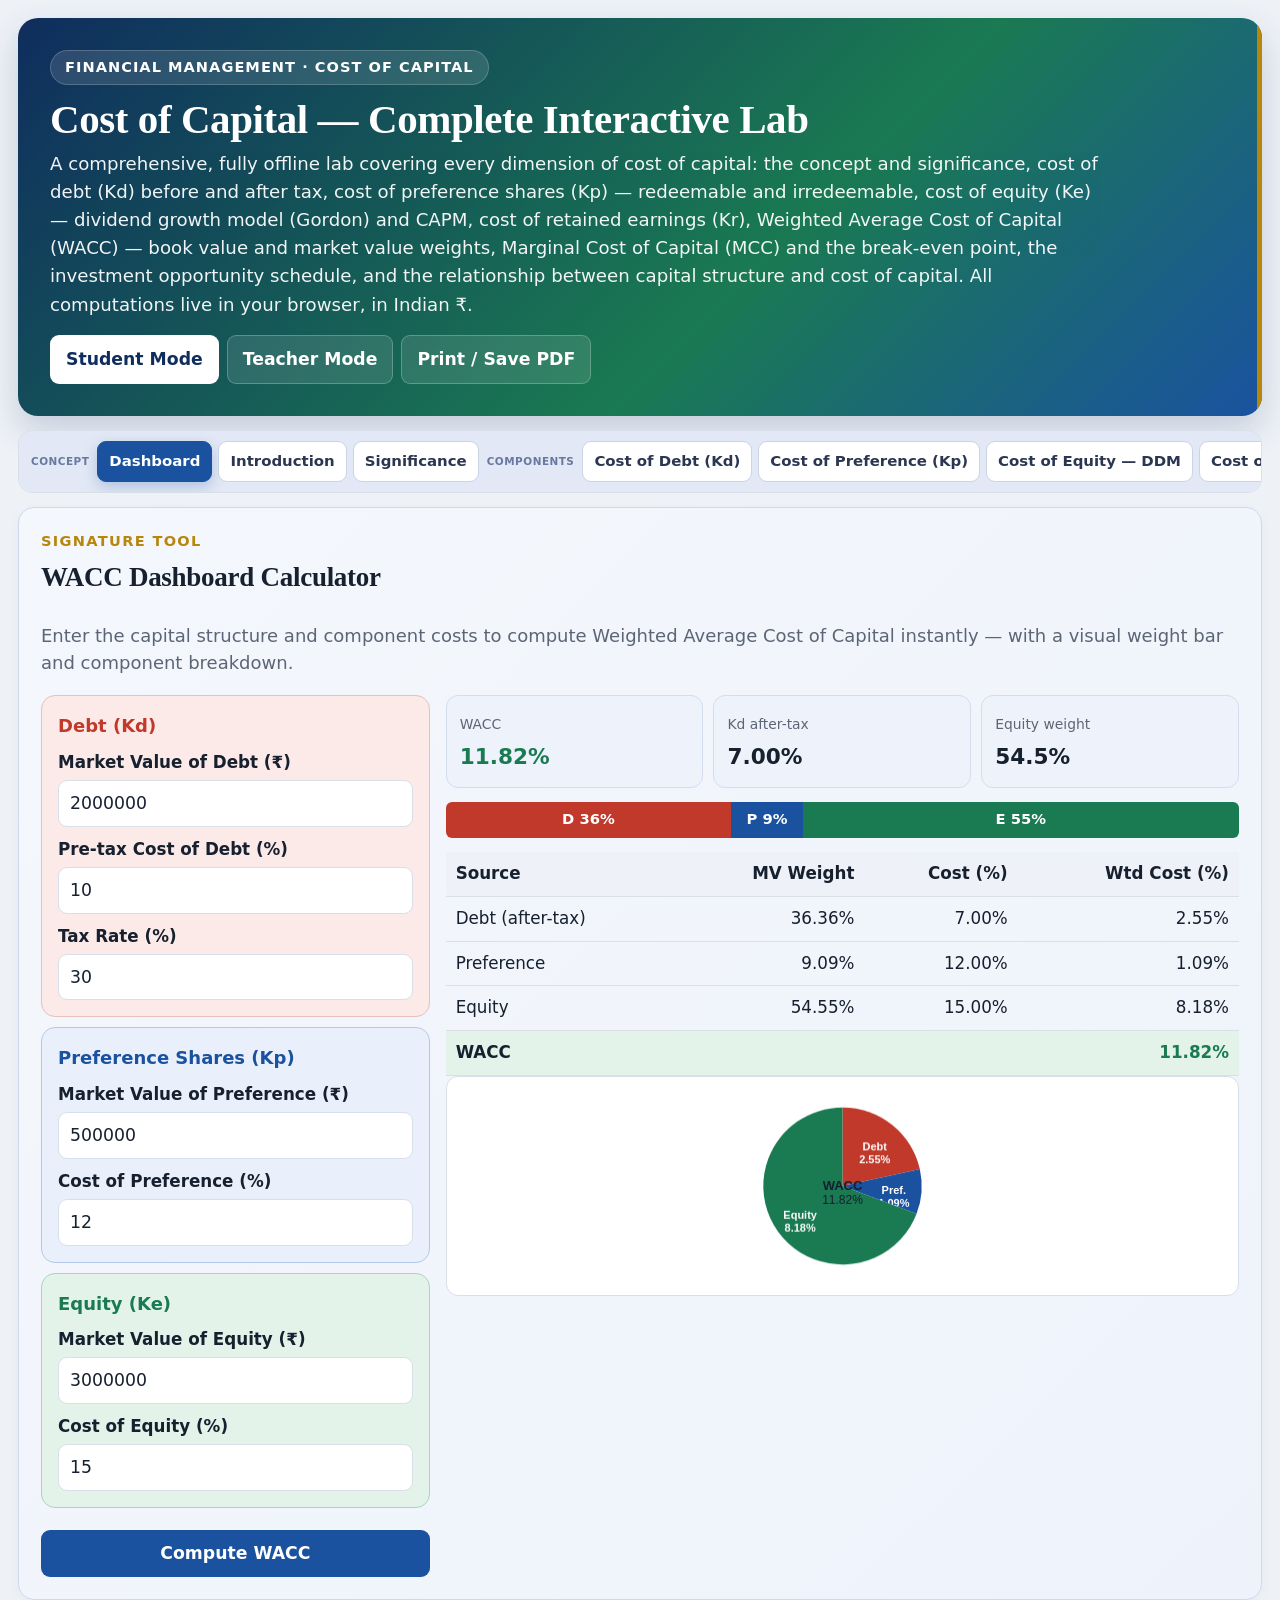
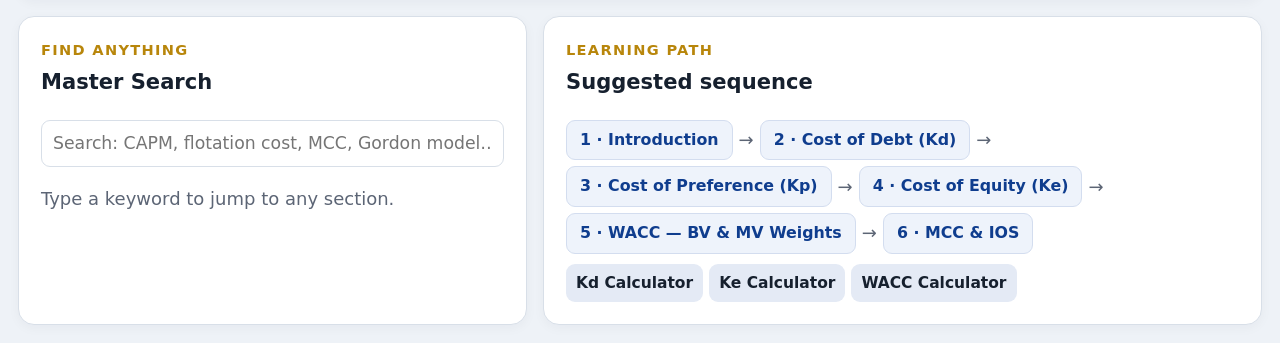
<file: Cost_of_Capital_Lab-3.html>
<!doctype html>
<html lang="en">
<head>
<meta charset="utf-8">
<meta name="viewport" content="width=device-width,initial-scale=1">
<title>Cost of Capital — Complete Interactive Lab</title>
<style>
:root{--bg:#eef2f7;--card:#fff;--ink:#16202e;--muted:#5c6575;--line:#d8dfe8;--blue:#1a52a0;--blue-d:#0f2d5e;--gold:#b8860b;--gold-l:#f2ead0;--green:#1a7a52;--red:#c0392b;--nav:#e2e8f5;color-scheme:light}
*{box-sizing:border-box}html{scroll-behavior:smooth;font-size:18px}
body{margin:0;background:var(--bg);color:var(--ink);font:1rem/1.55 Inter,system-ui,-apple-system,Segoe UI,sans-serif}
.wrap{max-width:1420px;margin:auto;padding:18px}
.hero{padding:32px;border-radius:20px;background:linear-gradient(135deg,#0f2d5e 0%,#1a7a52 60%,#1a52a0 100%);color:#fff;box-shadow:0 14px 34px #0f2d5e30;position:relative;overflow:hidden}
.hero::after{content:"";position:absolute;top:0;right:0;bottom:0;width:5px;background:var(--gold)}
.hero h1{font-family:Georgia,"Times New Roman",serif;font-size:clamp(24px,3.2vw,42px);margin:0 0 8px;letter-spacing:-.01em;line-height:1.1}
.hero p{margin:0;max-width:1060px;opacity:.94;font-size:1.01rem}
.hero .chapref{display:inline-block;margin-bottom:12px;background:#ffffff1f;border:1px solid #ffffff30;padding:5px 14px;border-radius:999px;font-size:.81rem;font-weight:800;letter-spacing:.07em;text-transform:uppercase}
.hero .modewrap{margin-top:16px;display:flex;gap:8px;flex-wrap:wrap}
.hero .modewrap button{background:#ffffff1c;border:1px solid #ffffff3d;color:#fff}
.hero .modewrap button.on{background:#fff;color:var(--blue-d)}
.nav{display:flex;flex-wrap:nowrap;gap:6px;padding:10px;margin:14px 0;background:var(--nav);border:1px solid var(--line);border-radius:14px;overflow-x:auto;overflow-y:hidden;scrollbar-width:thin;position:sticky;top:0;z-index:5}
.tab{border:1px solid #c9d4e4;background:#fff;color:#2b3650;padding:8px 11px;border-radius:9px;font-weight:700;font-size:.83rem;white-space:nowrap;cursor:pointer;transition:.15s}
.tab:hover{transform:translateY(-1px);border-color:#8fa8cc}
.tab.active{background:var(--blue);color:#fff;border-color:var(--blue);box-shadow:0 5px 14px #1a52a040}
.navsep{align-self:center;padding:0 2px;font-size:.58rem;font-weight:800;letter-spacing:.5px;text-transform:uppercase;color:#6878a0;white-space:nowrap;user-select:none}
.page{display:none}.page.active{display:block;animation:fade .22s ease}
@keyframes fade{from{opacity:.3}to{opacity:1}}
.grid{display:grid;grid-template-columns:repeat(12,1fr);gap:16px}
.card{background:var(--card);border:1px solid var(--line);border-radius:16px;padding:22px;box-shadow:0 3px 12px #16202e0a}
.s3{grid-column:span 3}.s4{grid-column:span 4}.s5{grid-column:span 5}.s6{grid-column:span 6}.s7{grid-column:span 7}.s8{grid-column:span 8}.s9{grid-column:span 9}.s12{grid-column:span 12}
h2,h3{margin-top:0}h2{font-family:Georgia,serif;letter-spacing:-.01em}.muted{color:var(--muted)}
label{display:block;font-weight:700;margin:10px 0 4px;font-size:.93rem}
input,select,button,textarea{font:inherit}
input,select{width:100%;padding:9px 11px;border:1px solid var(--line);border-radius:9px;background:#fff;color:var(--ink);font-size:.96rem}
input:focus,select:focus{outline:2px solid var(--blue);outline-offset:1px;border-color:var(--blue)}
button{border:0;border-radius:9px;padding:10px 15px;background:var(--blue);color:#fff;font-weight:750;cursor:pointer;font-size:.96rem}
button:hover{filter:brightness(1.08)}button:focus-visible{outline:2px solid var(--gold);outline-offset:2px}
.secondary{background:#e4eaf5;color:var(--ink)}
.metrics{display:grid;grid-template-columns:repeat(4,1fr);gap:10px}
.metric{padding:13px;border-radius:12px;background:#eef3fb;border:1px solid #d3ddef}
.metric small{color:var(--muted);font-size:.77rem}.metric strong{display:block;font-size:1.2rem;margin-top:3px}
.formula{background:var(--blue-d);color:#e9eeff;border-radius:12px;padding:16px;font:1rem/1.65 ui-monospace,SFMono-Regular,Menlo,monospace;overflow:auto;white-space:pre-wrap;margin:8px 0}
.callout{padding:14px;border-left:4px solid var(--blue);background:#eef3fb;border-radius:9px;font-size:.97rem;margin:8px 0}
.good{color:var(--green);font-weight:800}.bad{color:var(--red);font-weight:800}.warn{color:var(--gold);font-weight:800}
table{width:100%;border-collapse:collapse}
th,td{padding:9px 10px;border-bottom:1px solid var(--line);text-align:right;white-space:nowrap;font-size:.93rem}
th:first-child,td:first-child{text-align:left}th{background:#eef2f8}
.scroll{overflow:auto;max-height:440px}
.quiz-card{padding:15px;border:1px solid var(--line);border-radius:13px;margin:9px 0}
.answer{margin-top:8px;padding:10px;border-radius:9px;background:#eef2f8}
.mcq-option{display:block;width:100%;text-align:left;padding:9px 12px;margin:5px 0;border-radius:9px;border:1px solid var(--line);background:#fff;color:var(--ink);cursor:pointer;font-size:.95rem}
.mcq-option:hover{background:#eef3fb}.mcq-option.correct{background:#e3f3ea;border-color:var(--green)}.mcq-option.wrong{background:#f8e6e3;border-color:var(--red)}
.pillrow{display:flex;flex-wrap:wrap;gap:6px;align-items:center}
.stepflow{display:flex;flex-wrap:wrap;gap:6px;align-items:center;margin:10px 0}
.step{background:#eef3fb;border:1px solid #d3ddef;color:#0f3d8e;padding:7px 13px;border-radius:9px;font-weight:700;font-size:.88rem}
.arrow{color:var(--muted)}
ul,ol{padding-left:20px}li{margin-bottom:4px}
.adv{border-left:4px solid var(--green);background:#e3f3ea;padding:12px 14px;border-radius:9px;margin-bottom:8px}
.lim{border-left:4px solid var(--red);background:#fbeae7;padding:12px 14px;border-radius:9px;margin-bottom:8px}
canvas{display:block;width:100%;height:260px;border:1px solid var(--line);border-radius:12px;background:#fff}
.note{font-size:.91rem;color:var(--muted)}
.alert{padding:12px 14px;border-radius:10px;background:var(--gold-l);border-left:4px solid var(--gold);margin:8px 0}
.section-kicker{font-size:.81rem;text-transform:uppercase;letter-spacing:.09em;font-weight:850;color:var(--gold);margin-bottom:5px}
.teacher-note{display:none;border-left:4px solid var(--gold);background:var(--gold-l);padding:12px 14px;border-radius:9px;margin-top:10px}
body.teacher .teacher-note{display:block}
.small-btn{padding:7px 10px;font-size:.86rem}
.component-card{border-radius:14px;padding:16px;margin-bottom:10px}
.kd-card{background:#fbeae7;border:1px solid #e8bfba}
.kp-card{background:#eaf0fb;border:1px solid #b3c8e8}
.ke-card{background:#e3f3ea;border:1px solid #a8d5bc}
.wacc-card{background:var(--gold-l);border:2px solid var(--gold)}
.weight-bar{height:28px;border-radius:6px;display:flex;overflow:hidden;margin:8px 0}
.wb-debt{background:#c0392b;display:flex;align-items:center;justify-content:center;color:#fff;font-size:.82rem;font-weight:700;min-width:24px}
.wb-pref{background:#1a52a0;display:flex;align-items:center;justify-content:center;color:#fff;font-size:.82rem;font-weight:700;min-width:24px}
.wb-eq{background:#1a7a52;display:flex;align-items:center;justify-content:center;color:#fff;font-size:.82rem;font-weight:700;min-width:24px}
.hl-row{background:#e3f3ea!important;font-weight:700}
.sml{font-size:.88rem}
@media(max-width:1050px){.metrics{grid-template-columns:repeat(2,1fr)}.s3,.s4,.s5,.s6,.s7,.s8,.s9{grid-column:span 6}}
@media(max-width:700px){.s3,.s4,.s5,.s6,.s7,.s8,.s9,.s12{grid-column:span 12}.wrap{padding:10px}}
@media print{.nav,.hero .modewrap,button,input,select{display:none!important}.page{display:block!important}.card{box-shadow:none;break-inside:avoid}body{background:#fff}}
@media(prefers-reduced-motion:reduce){*{animation:none!important}}
</style>
</head>
<body>
<div class="wrap">
<header class="hero">
<span class="chapref">Financial Management · Cost of Capital</span>
<h1>Cost of Capital — Complete Interactive Lab</h1>
<p>A comprehensive, fully offline lab covering every dimension of cost of capital: the concept and significance, cost of debt (Kd) before and after tax, cost of preference shares (Kp) — redeemable and irredeemable, cost of equity (Ke) — dividend growth model (Gordon) and CAPM, cost of retained earnings (Kr), Weighted Average Cost of Capital (WACC) — book value and market value weights, Marginal Cost of Capital (MCC) and the break-even point, the investment opportunity schedule, and the relationship between capital structure and cost of capital. All computations live in your browser, in Indian ₹.</p>
<div class="modewrap">
<button id="modeStudent" class="on" onclick="setMode('student')">Student Mode</button>
<button id="modeTeacher" onclick="setMode('teacher')">Teacher Mode</button>
<button onclick="window.print()">Print / Save PDF</button>
</div>
</header>

<nav class="nav" id="nav">
<span class="navsep">Concept</span>
<button class="tab active" data-page="dashboard">Dashboard</button>
<button class="tab" data-page="intro">Introduction</button>
<button class="tab" data-page="significance">Significance</button>
<span class="navsep">Components</span>
<button class="tab" data-page="kd">Cost of Debt (Kd)</button>
<button class="tab" data-page="kp">Cost of Preference (Kp)</button>
<button class="tab" data-page="ke_ddm">Cost of Equity — DDM</button>
<button class="tab" data-page="ke_capm">Cost of Equity — CAPM</button>
<button class="tab" data-page="kr">Cost of Retained Earnings</button>
<span class="navsep">WACC</span>
<button class="tab" data-page="wacc_concept">WACC Concept</button>
<button class="tab" data-page="wacc_bv">Book Value Weights</button>
<button class="tab" data-page="wacc_mv">Market Value Weights</button>
<button class="tab" data-page="wacc_compare">BV vs MV Comparison</button>
<span class="navsep">Advanced</span>
<button class="tab" data-page="mcc">Marginal Cost (MCC)</button>
<button class="tab" data-page="ios">Investment Opportunity Schedule</button>
<button class="tab" data-page="flotation">Flotation Costs</button>
<span class="navsep">Calculators</span>
<button class="tab" data-page="calc_kd">Kd Calculator</button>
<button class="tab" data-page="calc_ke">Ke Calculator</button>
<button class="tab" data-page="calc_wacc">WACC Calculator</button>
<span class="navsep">Practice</span>
<button class="tab" data-page="examples">Worked Examples</button>
<button class="tab" data-page="mcq">MCQ Bank</button>
<button class="tab" data-page="exam_gen">Exam Generator</button>
<span class="navsep">Reference</span>
<button class="tab" data-page="formula_bank">Formula Bank</button>
<button class="tab" data-page="glossary">Glossary</button>
</nav>

<!-- ==================== DASHBOARD ==================== -->
<section id="dashboard" class="page active">
<div class="grid">
<div class="card s12" style="background:linear-gradient(135deg,#f4f7fc,#eef3fb);border-color:#cfd8ef">
<div class="section-kicker">Signature Tool</div>
<h2>WACC Dashboard Calculator</h2>
<p class="muted" style="margin-top:0">Enter the capital structure and component costs to compute Weighted Average Cost of Capital instantly — with a visual weight bar and component breakdown.</p>
<div class="grid" style="margin-top:8px">
<div class="s4">
  <div class="component-card kd-card">
  <b style="color:var(--red)">Debt (Kd)</b>
  <label>Market Value of Debt (₹)</label><input id="wMVD" type="number" value="2000000">
  <label>Pre-tax Cost of Debt (%)</label><input id="wKdPre" type="number" value="10" step="0.5">
  <label>Tax Rate (%)</label><input id="wTax" type="number" value="30" step="1">
  </div>
  <div class="component-card kp-card" style="margin-top:6px">
  <b style="color:var(--blue)">Preference Shares (Kp)</b>
  <label>Market Value of Preference (₹)</label><input id="wMVP" type="number" value="500000">
  <label>Cost of Preference (%)</label><input id="wKp" type="number" value="12" step="0.5">
  </div>
  <div class="component-card ke-card" style="margin-top:6px">
  <b style="color:var(--green)">Equity (Ke)</b>
  <label>Market Value of Equity (₹)</label><input id="wMVE" type="number" value="3000000">
  <label>Cost of Equity (%)</label><input id="wKe" type="number" value="15" step="0.5">
  </div>
  <button onclick="calcWACCDash()" style="margin-top:12px;width:100%">Compute WACC</button>
</div>
<div class="s8">
  <div id="waccMetrics" class="metrics" style="grid-template-columns:repeat(3,1fr);margin-bottom:14px"></div>
  <div id="waccBar" class="weight-bar" style="height:36px;margin-bottom:14px"></div>
  <div id="waccBreakdown"></div>
  <canvas id="waccPieChart"></canvas>
</div>
</div>
</div>

<div class="card s5">
<div class="section-kicker">Find anything</div>
<h3>Master Search</h3>
<input id="masterSearch" type="text" placeholder="Search: CAPM, flotation cost, MCC, Gordon model…">
<div id="masterSearchResults" style="margin-top:10px"></div>
</div>
<div class="card s7">
<div class="section-kicker">Learning Path</div>
<h3>Suggested sequence</h3>
<div class="stepflow">
<span class="step">1 · Introduction</span><span class="arrow">→</span>
<span class="step">2 · Cost of Debt (Kd)</span><span class="arrow">→</span>
<span class="step">3 · Cost of Preference (Kp)</span><span class="arrow">→</span>
<span class="step">4 · Cost of Equity (Ke)</span><span class="arrow">→</span>
<span class="step">5 · WACC — BV &amp; MV Weights</span><span class="arrow">→</span>
<span class="step">6 · MCC &amp; IOS</span>
</div>
<div class="pillrow" style="margin-top:10px">
<button class="small-btn secondary" onclick="activatePage('calc_kd')">Kd Calculator</button>
<button class="small-btn secondary" onclick="activatePage('calc_ke')">Ke Calculator</button>
<button class="small-btn secondary" onclick="activatePage('calc_wacc')">WACC Calculator</button>
</div>
</div>
</div>
</section>

<!-- ==================== INTRODUCTION ==================== -->
<section id="intro" class="page">
<div class="grid">
<div class="card s8">
<div class="section-kicker">Foundations</div>
<h2>Cost of Capital — Concept</h2>
<p>The <b>cost of capital</b> is the minimum rate of return that a firm must earn on its investments to satisfy the expectations of its investors — debt holders, preference shareholders, and equity shareholders — given the risk they bear.</p>
<p>It is simultaneously:</p>
<ul>
<li><b>A cut-off rate / hurdle rate</b> for investment decisions — accept projects only if their expected return ≥ cost of capital.</li>
<li><b>The discount rate</b> for NPV computation — projects are worth undertaking only if their NPV is positive when discounted at the cost of capital.</li>
<li><b>The benchmark for capital structure decisions</b> — a firm should choose the financing mix that minimises its overall (weighted average) cost of capital.</li>
<li><b>The required rate of return for investors</b> — the opportunity cost of investing in the firm versus alternatives of equal risk.</li>
</ul>
<div class="callout"><b>Key insight:</b> The cost of capital is not simply the interest rate on debt. It is the blended, risk-adjusted return required by all providers of capital — debt is the cheapest (tax-deductible, low risk), preference shares are intermediate, and equity is the most expensive (highest risk, residual claimant).</div>
<div class="teacher-note"><b>Teaching note:</b> Students often confuse "cost of capital" with "interest rate on a loan." Emphasise that cost of capital encompasses ALL sources of finance, is after-tax for debt, and represents an opportunity cost — what investors could earn elsewhere at equivalent risk.</div>
</div>
<div class="card s4">
<h3>Sources of capital</h3>
<div class="component-card kd-card"><b>Debt</b><br>Loans, debentures, bonds. Interest is tax-deductible → cheapest source after-tax.</div>
<div class="component-card kp-card" style="margin-top:8px"><b>Preference Shares</b><br>Fixed dividend, priority over equity. Dividend NOT tax-deductible → costlier than debt.</div>
<div class="component-card ke-card" style="margin-top:8px"><b>Equity (Ordinary Shares)</b><br>Residual claimants, highest risk → highest required return. Includes retained earnings.</div>
<div class="wacc-card component-card" style="margin-top:8px"><b>WACC</b><br>Weighted blend of all three — the overall cost of capital.</div>
</div>
</div>
</section>

<!-- ==================== SIGNIFICANCE ==================== -->
<section id="significance" class="page">
<div class="grid">
<div class="card s12">
<div class="section-kicker">Foundations</div>
<h2>Significance of Cost of Capital</h2>
<div class="grid">
<div class="s6">
<div class="adv"><b>1. Investment (Capital Budgeting) Decisions</b><br>The cost of capital is the discount rate used in NPV analysis. It is the hurdle rate — projects returning more than the cost of capital create value; those returning less destroy it.</div>
<div class="adv" style="margin-top:8px"><b>2. Capital Structure Decisions (Financing Decisions)</b><br>Firms choose the mix of debt, preference, and equity to minimise WACC. The optimal capital structure is the one that minimises WACC (Traditional Theory view), thereby maximising firm value.</div>
<div class="adv" style="margin-top:8px"><b>3. Evaluation of Financial Performance</b><br>Actual returns are compared against the cost of capital. Earning above WACC = value creation (positive EVA); earning below WACC = value destruction.</div>
</div>
<div class="s6">
<div class="adv"><b>4. Dividend Policy Decisions</b><br>Whether to retain profits or pay dividends depends on whether the firm can earn more than the cost of equity on retained earnings (Gordon's growth model argument).</div>
<div class="adv" style="margin-top:8px"><b>5. Leasing vs Buying Decisions</b><br>The cost of capital is the appropriate discount rate for comparing the NPV of owning versus leasing an asset.</div>
<div class="adv" style="margin-top:8px"><b>6. Regulation of Public Utilities</b><br>Regulatory bodies (like SEBI, TRAI) use cost of capital to set fair rates of return for regulated utilities, ensuring investors earn a competitive return without excessive monopoly profits.</div>
</div>
</div>
</div>
</div>
</section>

<!-- ==================== COST OF DEBT ==================== -->
<section id="kd" class="page">
<div class="grid">
<div class="card s7">
<div class="section-kicker">Component Costs</div>
<h2>Cost of Debt (Kd)</h2>
<p>The cost of debt is the effective rate the firm pays on its borrowed funds. Since interest payments are <b>tax-deductible</b>, the after-tax cost of debt is lower than the pre-tax rate — creating the famous "tax shield on debt."</p>
<h3>1. Irredeemable (Perpetual) Debt</h3>
<div class="formula">Before-tax Kd = I / NP

After-tax Kd = I(1−Tc) / NP

where:
  I   = Annual interest payment (₹)
  NP  = Net proceeds from debt issue (Market Price − Flotation Costs)
  Tc  = Corporate tax rate</div>
<h3 style="margin-top:14px">2. Redeemable Debt (most common)</h3>
<div class="formula">Approximate Kd (after-tax):

Kd = [I(1−Tc) + (RV − NP)/n] / [(RV + NP)/2]

where:
  I   = Annual interest = Coupon Rate × Face Value
  Tc  = Tax rate
  RV  = Redemption Value (Face Value if at par)
  NP  = Net proceeds (issue price − flotation costs)
  n   = Years to maturity / redemption</div>
<div class="callout" style="margin-top:10px"><b>Interpretation:</b> The numerator is the annual after-tax interest PLUS the annual amortisation of the discount (or MINUS the premium) on the debt. The denominator is the average of the issue price and redemption value — the average amount of money the firm has outstanding.</div>
<h3 style="margin-top:14px">3. Exact Kd — IRR / YTM Method</h3>
<div class="formula">Find Kd such that:
  NP = Σ [I(1−Tc)/(1+Kd)ᵗ] + RV/(1+Kd)ⁿ

This is the after-tax Yield to Maturity (YTM) — solved
by trial and error / linear interpolation.

Interpolation formula:
  Kd = L + [NPV_L / (NPV_L − NPV_H)] × (H − L)

where L and H are the trial rates.</div>
</div>
<div class="card s5">
<h3>Key points</h3>
<table>
<tr><th>Aspect</th><th>Treatment</th></tr>
<tr><td>Interest is tax-deductible?</td><td class="good">Yes — use after-tax Kd</td></tr>
<tr><td>Pre-tax Kd</td><td>I / NP (or YTM before tax)</td></tr>
<tr><td>After-tax Kd</td><td>Pre-tax Kd × (1 − Tc)</td></tr>
<tr><td>Flotation costs</td><td>Reduce NP → raise Kd</td></tr>
<tr><td>Issue at discount</td><td>Raises effective Kd</td></tr>
<tr><td>Issue at premium</td><td>Lowers effective Kd</td></tr>
</table>
<div class="alert" style="margin-top:12px"><b>Exam tip:</b> Always use after-tax Kd in WACC — interest tax savings reduce the effective cost to the firm. This is one of the most tested distinctions in cost of capital problems.</div>
<h3 style="margin-top:14px">Illustration</h3>
<p class="note">10% debentures, Face Value ₹1,000, issued at ₹950 (flotation ₹20), redeemable at par after 5 years, tax rate 30%.</p>
<div class="formula">NP = 950 − 20 = ₹930; RV = ₹1,000; n = 5
I = 10% × 1,000 = ₹100
I(1−Tc) = 100(0.70) = ₹70

Kd = [70 + (1000−930)/5] / [(1000+930)/2]
   = [70 + 14] / [965]
   = 84 / 965 = 8.70%</div>
</div>
</div>
</section>

<!-- ==================== COST OF PREFERENCE ==================== -->
<section id="kp" class="page">
<div class="grid">
<div class="card s7">
<div class="section-kicker">Component Costs</div>
<h2>Cost of Preference Shares (Kp)</h2>
<p>Preference dividend is paid from after-tax profits — it is <b>NOT tax-deductible</b>. Therefore, unlike debt, there is no tax adjustment for preference shares.</p>
<h3>1. Irredeemable Preference Shares</h3>
<div class="formula">Kp = PD / NP

where:
  PD = Annual preference dividend (₹)
     = Dividend Rate × Face Value
  NP = Net proceeds = Issue Price − Flotation Costs</div>
<h3 style="margin-top:14px">2. Redeemable Preference Shares</h3>
<div class="formula">Approximate Kp:

Kp = [PD + (RV − NP)/n] / [(RV + NP)/2]

where:
  PD  = Annual preference dividend
  RV  = Redemption Value
  NP  = Net proceeds
  n   = Years to redemption</div>
<div class="callout" style="margin-top:10px"><b>Why Kp &gt; Kd (after-tax)?</b> Interest on debt is tax-deductible, giving debt a tax shield. Preference dividend is not deductible — the firm pays it from after-tax profits. So despite preference shares being safer than equity (priority in dividends and liquidation), Kp exceeds the after-tax Kd.</div>
<h3 style="margin-top:14px">Illustration</h3>
<p class="note">12% preference shares, Face Value ₹100, issued at ₹95 (flotation ₹3), redeemable at par after 6 years.</p>
<div class="formula">NP = 95 − 3 = ₹92; PD = 12% × 100 = ₹12; RV = ₹100
Kp = [12 + (100−92)/6] / [(100+92)/2]
   = [12 + 1.33] / [96]
   = 13.33 / 96 = 13.89%</div>
</div>
<div class="card s5">
<h3>Debt vs Preference comparison</h3>
<table>
<tr><th>Feature</th><th>Debt (Kd)</th><th>Preference (Kp)</th></tr>
<tr><td>Payment</td><td>Interest</td><td>Dividend</td></tr>
<tr><td>Tax deductible?</td><td class="good">Yes</td><td class="bad">No</td></tr>
<tr><td>Tax adjustment</td><td>Kd × (1−Tc)</td><td>No adjustment</td></tr>
<tr><td>Relative cost</td><td>Lowest</td><td>Middle</td></tr>
<tr><td>Priority in liquidation</td><td>1st</td><td>2nd</td></tr>
</table>
<div class="teacher-note" style="margin-top:10px"><b>Teaching note:</b> Students frequently (and incorrectly) apply a tax adjustment to Kp. Emphasise: preference dividend ≠ interest. Dividend comes from profit after tax — no deduction is available. In WACC, Kp is used as-is with no (1−Tc) factor.</div>
</div>
</div>
</section>

<!-- ==================== COST OF EQUITY (DDM) ==================== -->
<section id="ke_ddm" class="page">
<div class="grid">
<div class="card s7">
<div class="section-kicker">Component Costs</div>
<h2>Cost of Equity — Dividend Discount Model (DDM / Gordon Model)</h2>
<p>The cost of equity (Ke) is the return shareholders require to compensate for the risk of holding the firm's shares. Under the DDM, the current market price equals the present value of all future dividends, which gives us Ke.</p>
<h3>Case 1 — Zero Growth (No Growth)</h3>
<div class="formula">P₀ = D / Ke   →   Ke = D / P₀ = D / NP (new issue)

where:
  D   = Annual dividend per share (constant forever)
  P₀  = Current market price per share
  NP  = Net proceeds per share (new issue, after flotation)</div>
<h3 style="margin-top:14px">Case 2 — Constant Growth (Gordon Model — most common)</h3>
<div class="formula">P₀ = D₁ / (Ke − g)

→  Ke = D₁/P₀ + g  (existing shares, no flotation cost)
→  Ke = D₁/NP + g  (new issue, with flotation cost)

where:
  D₁  = Expected dividend next year = D₀ × (1 + g)
  D₀  = Current / most recent dividend
  g   = Constant annual dividend growth rate
  P₀  = Current market price
  NP  = Net proceeds = P₀ − Flotation costs</div>
<h3 style="margin-top:14px">Estimating g — the growth rate</h3>
<div class="formula">Method 1 — Retention / Internal Growth Rate:
  g = b × ROE
  where b = retention ratio = 1 − Dividend Payout Ratio
        ROE = Return on Equity

Method 2 — Historical trend in dividends:
  g = (Dₙ/D₀)^(1/n) − 1   (CAGR of dividends over n years)</div>
</div>
<div class="card s5">
<h3>Illustration</h3>
<p class="note">Share price ₹80. Current dividend ₹5. Growth rate 6%. New issue flotation ₹8.</p>
<div class="formula">D₁ = 5 × 1.06 = ₹5.30

Ke (existing shares):
  Ke = 5.30/80 + 0.06 = 6.625% + 6% = 12.625%

Ke (new issue):
  NP = 80 − 8 = ₹72
  Ke = 5.30/72 + 0.06 = 7.36% + 6% = 13.36%</div>
<div class="callout"><b>Key observation:</b> Ke for new equity is always higher than for existing equity due to flotation costs reducing the net proceeds. This is why internally generated equity (retained earnings) is preferred over new equity issues — no flotation cost.</div>
<h3 style="margin-top:14px">Limitations of DDM</h3>
<div class="lim"><b>1.</b> Requires constant dividend growth assumption — unrealistic for many firms.</div>
<div class="lim" style="margin-top:6px"><b>2.</b> Cannot be used for zero-dividend firms (growth companies, startups).</div>
<div class="lim" style="margin-top:6px"><b>3.</b> Sensitive to the assumed growth rate — small changes in g dramatically change Ke.</div>
</div>
</div>
</section>

<!-- ==================== COST OF EQUITY (CAPM) ==================== -->
<section id="ke_capm" class="page">
<div class="grid">
<div class="card s7">
<div class="section-kicker">Component Costs</div>
<h2>Cost of Equity — Capital Asset Pricing Model (CAPM)</h2>
<p>CAPM derives the required return on equity by quantifying the systematic (market) risk of the stock, measured by Beta (β). It is the most theoretically rigorous approach to estimating Ke.</p>
<div class="formula">CAPM:  Ke = Rf + β × (Rm − Rf)

where:
  Ke       = Required return on equity (cost of equity)
  Rf       = Risk-free rate (yield on government securities / T-bills)
  β (Beta) = Systematic risk of the stock relative to the market
             β > 1 → more volatile than market
             β = 1 → moves exactly with market
             β < 1 → less volatile than market
             β = 0 → risk-free asset
  Rm       = Expected return on the market portfolio
  (Rm−Rf)  = Market Risk Premium (MRP) — extra return for
             taking on market risk</div>
<h3 style="margin-top:14px">Security Market Line (SML)</h3>
<p>The SML is the graphical representation of CAPM — a straight line plotting Ke against β. Every asset correctly priced by CAPM lies exactly on the SML. Assets above the SML are underpriced (earn more than required) and below are overpriced.</p>
<div class="formula">SML: Ke = Rf + β × MRP

At β=0: Ke = Rf (risk-free return)
At β=1: Ke = Rm (market return)
For each unit increase in β: Ke rises by MRP</div>
</div>
<div class="card s5">
<h3>Illustration</h3>
<p class="note">Rf = 7%, Rm = 13%, β = 1.4.</p>
<div class="formula">MRP = 13% − 7% = 6%
Ke = 7% + 1.4 × 6%
   = 7% + 8.4%
   = 15.4%</div>
<canvas id="smlChart"></canvas>
<p class="note" style="margin-top:4px">SML: Ke vs Beta. The point marked ★ corresponds to the illustration above (β=1.4, Ke=15.4%).</p>
</div>
<div class="card s12">
<h3>DDM vs CAPM — Comparison</h3>
<table>
<tr><th>Aspect</th><th>DDM / Gordon Model</th><th>CAPM</th></tr>
<tr><td>Basis</td><td>Dividend growth expectations</td><td>Systematic (market) risk — Beta</td></tr>
<tr><td>Works for non-dividend firms?</td><td class="bad">No</td><td class="good">Yes</td></tr>
<tr><td>Key inputs</td><td>D₁, P₀, g</td><td>Rf, β, Rm</td></tr>
<tr><td>Theoretical foundation</td><td>Dividend valuation</td><td>Modern Portfolio Theory</td></tr>
<tr><td>Practical difficulty</td><td>Estimating stable g</td><td>Estimating correct β and MRP</td></tr>
<tr><td>Accounts for risk explicitly?</td><td class="bad">No (risk implicit in P₀)</td><td class="good">Yes — via Beta</td></tr>
<tr><td>Most suitable for</td><td>Stable, dividend-paying firms</td><td>Listed firms with observable β</td></tr>
</table>
</div>
</div>
</section>

<!-- ==================== COST OF RETAINED EARNINGS ==================== -->
<section id="kr" class="page">
<div class="grid">
<div class="card s7">
<div class="section-kicker">Component Costs</div>
<h2>Cost of Retained Earnings (Kr)</h2>
<p>Retained earnings are profits not distributed as dividends. They are NOT free — they represent an opportunity cost to equity shareholders who could have received dividends and invested elsewhere at equivalent risk.</p>
<h3>Three approaches to estimating Kr</h3>
<div class="formula">Method 1 — Opportunity Cost Approach:
  Kr = Ke (cost of existing equity)
  Rationale: Shareholders could earn Ke if they received
  dividends and invested in similar-risk shares. Retaining
  earnings forces them to forego this return.

Method 2 — CAPM Approach:
  Kr = Rf + β × (Rm − Rf)
  Same as Ke via CAPM — no flotation cost adjustment needed.

Method 3 — External Yield Criterion / Bond-Yield Plus:
  Kr = Yield on government bonds + Risk premium
  (a heuristic — less theoretically rigorous)</div>
<div class="callout" style="margin-top:10px"><b>Key distinction: Kr vs Ke (new issue)</b><br><b>Kr = Ke − (flotation cost adjustment)</b><br>Retained earnings avoid flotation costs entirely — no new shares are issued. Therefore Kr is always ≤ Ke for new equity. In practice, Kr is often taken as equal to Ke (existing shares) in WACC if no flotation cost is involved in the equity figure used.</div>
</div>
<div class="card s5">
<h3>Why retained earnings are not free</h3>
<div class="adv"><b>Opportunity cost argument:</b> Shareholders could have invested the retained funds in alternative investments of equal risk and earned a return of Ke. By retaining, the firm implicitly asks shareholders to "accept" this return — making Kr = Ke the opportunity cost.</div>
<h3 style="margin-top:14px">Retained earnings vs new equity</h3>
<table>
<tr><th>Aspect</th><th>Retained Earnings (Kr)</th><th>New Equity (Ke)</th></tr>
<tr><td>Flotation cost</td><td class="good">None</td><td class="bad">Yes → raises cost</td></tr>
<tr><td>Relative cost</td><td>Lower</td><td>Higher</td></tr>
<tr><td>Impact on WACC</td><td>Preferred source</td><td>More expensive</td></tr>
<tr><td>Formula</td><td>Kr = D₁/P₀ + g</td><td>Ke = D₁/NP + g</td></tr>
</table>
</div>
</div>
</section>

<!-- ==================== WACC CONCEPT ==================== -->
<section id="wacc_concept" class="page">
<div class="grid">
<div class="card s7">
<div class="section-kicker">WACC</div>
<h2>Weighted Average Cost of Capital (WACC)</h2>
<p>WACC is the overall cost of capital to the firm — the weighted average of the after-tax costs of all its financing sources, where the weights reflect each source's proportion in the total capital structure.</p>
<div class="formula">WACC = Wd × Kd(1−Tc) + Wp × Kp + We × Ke

where:
  Wd = Weight of debt = D / (D+P+E)
  Wp = Weight of preference = P / (D+P+E)
  We = Weight of equity = E / (D+P+E)
  Kd(1−Tc) = After-tax cost of debt
  Kp        = Cost of preference (no tax adjustment)
  Ke        = Cost of equity (DDM or CAPM)

  Weights sum to 1: Wd + Wp + We = 1</div>
<h3 style="margin-top:14px">Two weighting systems</h3>
<table>
<tr><th>System</th><th>Weights based on</th><th>Values used</th></tr>
<tr><td>Book Value (BV) Weights</td><td>Balance sheet values</td><td>Historical cost — may differ significantly from market</td></tr>
<tr><td>Market Value (MV) Weights</td><td>Current market prices</td><td>Reflects true market proportions — theoretically preferred</td></tr>
</table>
<div class="callout" style="margin-top:10px"><b>Which weights to use?</b> Market value weights are theoretically superior — they reflect current market perceptions and the actual cost of raising capital today. Book value weights are simpler (data readily available from balance sheet) and are more stable over time. Both methods are tested in examinations.</div>
</div>
<div class="card s5">
<h3>Why WACC matters</h3>
<div class="adv"><b>Investment decisions:</b> WACC is the hurdle rate — projects must return at least WACC to create value.</div>
<div class="adv" style="margin-top:8px"><b>Firm valuation:</b> The firm's total value = EBIT(1−Tc) / WACC (NOI model) — lower WACC = higher firm value.</div>
<div class="adv" style="margin-top:8px"><b>Capital structure optimisation:</b> The optimal capital structure minimises WACC.</div>
<div class="teacher-note" style="margin-top:10px"><b>Teaching note:</b> WACC is the most important single number in corporate finance. It connects investment decisions (NPV), financing decisions (capital structure), and valuation. Ensure students understand that WACC is a marginal concept — it should use marginal (current) costs, not historical costs.</div>
</div>
</div>
</section>

<!-- ==================== WACC BOOK VALUE ==================== -->
<section id="wacc_bv" class="page">
<div class="grid">
<div class="card s7">
<div class="section-kicker">WACC — Book Value</div>
<h2>WACC with Book Value Weights</h2>
<p>Book value weights are derived from the balance sheet — each component is weighted by its book (historical) value as a proportion of total capital employed.</p>
<h3>Illustration</h3>
<p class="note">Capital structure (book values): 10% Debentures ₹20,00,000; 12% Preference ₹5,00,000; Equity + Reserves ₹25,00,000. Tax rate 30%.</p>
<p class="note">Component costs: Kd (after-tax) = 7%, Kp = 12%, Ke = 15%.</p>
<table>
<tr><th>Source</th><th>Book Value (₹)</th><th>Weight</th><th>Cost (%)</th><th>Weighted Cost (%)</th></tr>
<tr><td>Debentures (Kd after-tax)</td><td>20,00,000</td><td>0.40</td><td>7.0</td><td>2.80</td></tr>
<tr><td>Preference (Kp)</td><td>5,00,000</td><td>0.10</td><td>12.0</td><td>1.20</td></tr>
<tr><td>Equity (Ke)</td><td>25,00,000</td><td>0.50</td><td>15.0</td><td>7.50</td></tr>
<tr><td><b>Total</b></td><td><b>50,00,000</b></td><td><b>1.00</b></td><td></td><td></td></tr>
<tr class="hl-row"><td colspan="4"><b>WACC (Book Value Weights)</b></td><td><b>11.50%</b></td></tr>
</table>
<div class="callout" style="margin-top:10px">WACC = 0.40×7% + 0.10×12% + 0.50×15% = 2.80% + 1.20% + 7.50% = <b>11.50%</b></div>
</div>
<div class="card s5">
<h3>Advantages of BV weights</h3>
<div class="adv">Easy to compute — data directly from balance sheet.</div>
<div class="adv" style="margin-top:6px">Stable over time — not affected by market price fluctuations.</div>
<div class="adv" style="margin-top:6px">Useful when market prices are not available (private firms).</div>
<h3 style="margin-top:12px">Disadvantages of BV weights</h3>
<div class="lim">Historical cost may differ greatly from current market value.</div>
<div class="lim" style="margin-top:6px">Does not reflect the current cost of raising new capital.</div>
<div class="lim" style="margin-top:6px">Can be misleading when the firm's market value differs significantly from book value (e.g., high-growth firms with large intangibles).</div>
</div>
</div>
</section>

<!-- ==================== WACC MARKET VALUE ==================== -->
<section id="wacc_mv" class="page">
<div class="grid">
<div class="card s7">
<div class="section-kicker">WACC — Market Value</div>
<h2>WACC with Market Value Weights</h2>
<p>Market value weights use the current market prices of debt, preference, and equity — reflecting what it would actually cost the firm to raise capital today.</p>
<h3>Illustration</h3>
<p class="note">Continuing with same costs (Kd after-tax 7%, Kp 12%, Ke 15%). Market values: Debentures ₹18,00,000; Preference ₹6,00,000; Equity ₹36,00,000 (market price × shares).</p>
<table>
<tr><th>Source</th><th>Market Value (₹)</th><th>Weight</th><th>Cost (%)</th><th>Weighted Cost (%)</th></tr>
<tr><td>Debentures (Kd after-tax)</td><td>18,00,000</td><td>0.30</td><td>7.0</td><td>2.10</td></tr>
<tr><td>Preference (Kp)</td><td>6,00,000</td><td>0.10</td><td>12.0</td><td>1.20</td></tr>
<tr><td>Equity (Ke)</td><td>36,00,000</td><td>0.60</td><td>15.0</td><td>9.00</td></tr>
<tr><td><b>Total</b></td><td><b>60,00,000</b></td><td><b>1.00</b></td><td></td><td></td></tr>
<tr class="hl-row"><td colspan="4"><b>WACC (Market Value Weights)</b></td><td><b>12.30%</b></td></tr>
</table>
<div class="callout" style="margin-top:10px">MV WACC = 0.30×7% + 0.10×12% + 0.60×15% = 2.10% + 1.20% + 9.00% = <b>12.30%</b><br>Higher than BV WACC (11.50%) because equity has a higher market weight — and equity is the costliest source.</div>
</div>
<div class="card s5">
<h3>Advantages of MV weights</h3>
<div class="adv"><b>Theoretically superior</b> — reflects current market conditions and the true cost of capital.</div>
<div class="adv" style="margin-top:6px">Consistent with the opportunity cost principle — uses the rates at which capital can actually be raised today.</div>
<div class="adv" style="margin-top:6px">Used in practice by investment banks and sophisticated firms for project evaluation.</div>
<h3 style="margin-top:12px">Disadvantages of MV weights</h3>
<div class="lim">Market prices fluctuate — WACC changes daily.</div>
<div class="lim" style="margin-top:6px">Not available for unlisted (private) firms.</div>
<div class="lim" style="margin-top:6px">Higher administrative burden to compute regularly.</div>
</div>
</div>
</section>

<!-- ==================== BV vs MV COMPARISON ==================== -->
<section id="wacc_compare" class="page">
<div class="grid">
<div class="card s8">
<div class="section-kicker">WACC</div>
<h2>Book Value vs Market Value Weights — Full Comparison</h2>
<table>
<tr><th>Criterion</th><th>Book Value Weights</th><th>Market Value Weights</th></tr>
<tr><td>Basis</td><td>Historical balance sheet values</td><td>Current market prices</td></tr>
<tr><td>Theoretical correctness</td><td class="warn">Less correct</td><td class="good">Theoretically superior</td></tr>
<tr><td>Reflects current cost?</td><td class="bad">No — historical</td><td class="good">Yes — today's rates</td></tr>
<tr><td>Stability</td><td class="good">Stable</td><td class="bad">Fluctuates daily</td></tr>
<tr><td>Availability (private firms)</td><td class="good">Always available</td><td class="bad">Not available</td></tr>
<tr><td>Objective?</td><td class="good">Yes — balance sheet</td><td class="bad">Somewhat — market driven</td></tr>
<tr><td>When equity > book value</td><td>Underweights equity</td><td>Correctly weights equity</td></tr>
<tr><td>Used by practitioners</td><td>Sometimes (for simplicity)</td><td class="good">Generally preferred</td></tr>
<tr><td>Preferred by academics</td><td>No</td><td class="good">Yes</td></tr>
</table>
<div class="callout" style="margin-top:12px"><b>Exam guidance:</b> When the question specifies "use market value weights" or "use book value weights" — follow the instruction. When not specified, <b>market value weights are preferred</b> in theory. In Indian CA/MBA examinations, both are tested; book value is more common in problems because the data is simpler to work with.</div>
</div>
<div class="card s4">
<h3>Why MV WACC usually differs from BV WACC</h3>
<div class="callout">In most listed firms, equity market value &gt; book value (Tobin's Q &gt; 1). This means:<br><br>Market weights give <b>more weight to equity</b> (the most expensive source) than book weights do. Therefore, <b>MV WACC &gt; BV WACC</b> for most healthy, growing firms.</div>
</div>
</div>
</section>

<!-- ==================== MARGINAL COST OF CAPITAL ==================== -->
<section id="mcc" class="page">
<div class="grid">
<div class="card s7">
<div class="section-kicker">Advanced</div>
<h2>Marginal Cost of Capital (MCC)</h2>
<p>The <b>Marginal Cost of Capital (MCC)</b> is the cost of raising one additional rupee of capital — the weighted average cost of the next unit of financing. Unlike the historical WACC (based on existing capital), MCC is forward-looking and determines the cut-off for new investment decisions.</p>
<h3>Why MCC rises as more capital is raised</h3>
<p>As a firm raises more and more capital in a given period, it exhausts cheaper sources first. At some point — the <b>Break-Even Point (BEP)</b> — a component's cost jumps (e.g., retained earnings are exhausted and the firm must issue new equity at a higher cost). This raises the MCC.</p>
<div class="formula">Break-Even Point (BEP) for retained earnings:

BEP = Retained Earnings available / Weight of equity in target structure

Example: Retained earnings = ₹6,00,000; Equity weight = 60%:
  BEP = 6,00,000 / 0.60 = ₹10,00,000

Interpretation: When total capital raised exceeds ₹10,00,000,
the firm must use more expensive new equity (Ke &gt; Kr),
causing the MCC to jump upward at this point.</div>
<h3 style="margin-top:14px">MCC Schedule</h3>
<p>A table showing MCC at different levels of total new capital raised — starting lower (when cheaper retained earnings are available) and stepping up at each break-even point.</p>
</div>
<div class="card s5">
<canvas id="mccChart"></canvas>
<p class="note" style="margin-top:6px">MCC Schedule: flat at 11% up to ₹10L (within retained earnings), then steps up to 12.2% as new (costlier) equity must be issued.</p>
<div class="callout" style="margin-top:10px"><b>Decision rule:</b> Accept investment projects whose expected return (IRR) exceeds the MCC at the level of investment required. The optimal investment budget is where the Investment Opportunity Schedule (IOS) intersects the MCC curve.</div>
</div>
</div>
</section>

<!-- ==================== INVESTMENT OPPORTUNITY SCHEDULE ==================== -->
<section id="ios" class="page">
<div class="grid">
<div class="card s7">
<div class="section-kicker">Advanced</div>
<h2>Investment Opportunity Schedule (IOS) &amp; Optimal Budget</h2>
<p>The <b>Investment Opportunity Schedule (IOS)</b> is a ranking of all available positive-NPV investment opportunities, plotted from highest to lowest expected return (IRR), against the cumulative capital required. It represents the firm's demand for capital.</p>
<p>The <b>optimal capital budget</b> is determined by the intersection of the IOS and the MCC curve — at this point, the marginal return from new investment exactly equals the marginal cost of new capital.</p>
<canvas id="iosChart"></canvas>
<p class="note" style="margin-top:6px">Accept all projects whose IRR (IOS) lies above the MCC line. The optimal budget is at the intersection (here ~₹12L). Projects beyond this point earn less than they cost to finance.</p>
</div>
<div class="card s5">
<h3>Building the IOS</h3>
<p class="note">All available projects ranked by IRR (highest first):</p>
<table class="sml">
<tr><th>Project</th><th>IRR (%)</th><th>Outlay (₹L)</th><th>Cum. Outlay (₹L)</th></tr>
<tr><td>A</td><td>18%</td><td>2</td><td>2</td></tr>
<tr><td>B</td><td>16%</td><td>3</td><td>5</td></tr>
<tr><td>C</td><td>14%</td><td>4</td><td>9</td></tr>
<tr><td>D</td><td>12.5%</td><td>3</td><td>12</td></tr>
<tr><td>E</td><td>11%</td><td>4</td><td>16</td></tr>
<tr><td>F</td><td>9%</td><td>3</td><td>19</td></tr>
</table>
<div class="callout" style="margin-top:10px">If MCC &lt; 12%, accept A+B+C+D (₹12L). If MCC &lt; 11%, add E. Accept until IRR = MCC (intersection). Reject F (IRR 9% &lt; MCC).</div>
</div>
</div>
</section>

<!-- ==================== FLOTATION COSTS ==================== -->
<section id="flotation" class="page">
<div class="grid">
<div class="card s7">
<div class="section-kicker">Advanced</div>
<h2>Flotation Costs &amp; Their Effect on Cost of Capital</h2>
<p>Flotation costs (also called issue costs or underwriting costs) are the expenses incurred in issuing new securities — brokerage, underwriting fees, registration fees, printing, etc. They reduce the net proceeds received by the firm from the issue, thereby raising the effective cost of capital.</p>
<h3>Effect on each component</h3>
<table>
<tr><th>Source</th><th>With Flotation Cost (f)</th><th>Formula</th></tr>
<tr><td>Debt</td><td>NP = Issue Price × (1−f)</td><td>Kd = I(1−Tc)/NP</td></tr>
<tr><td>Preference</td><td>NP = Issue Price × (1−f)</td><td>Kp = PD/NP (irred.)</td></tr>
<tr><td>Equity (DDM)</td><td>NP = P₀ × (1−f)</td><td>Ke = D₁/NP + g</td></tr>
<tr><td>Retained Earnings</td><td>No issue → no flotation cost</td><td>Kr = D₁/P₀ + g</td></tr>
</table>
<div class="callout" style="margin-top:10px"><b>Key conclusion:</b> Flotation costs raise the cost of all externally issued securities. Retained earnings, which require no new issue, are therefore always cheaper than new equity — making internal financing (retained earnings) preferable to external equity on cost grounds, consistent with the Pecking Order Theory.</div>
<h3 style="margin-top:14px">Two methods to handle flotation costs in NPV</h3>
<div class="formula">Method 1 — Adjust the discount rate (as above):
  Use post-flotation Ke/Kd in WACC → higher WACC

Method 2 — Adjust the initial investment:
  Add flotation costs to the initial outlay (C₀)
  Use the unadjusted WACC as the discount rate

Method 2 is theoretically preferred for project evaluation
because flotation costs are a one-time cash outflow, not
a perpetual increase in cost.</div>
</div>
<div class="card s5">
<h3>Illustration</h3>
<p class="note">Current share price ₹100. Flotation cost 5%. D₁ = ₹8. g = 7%.</p>
<div class="formula">NP = 100 × (1−0.05) = ₹95

Ke (without flotation) = 8/100 + 0.07 = 15%

Ke (with flotation)    = 8/95 + 0.07
                       = 8.42% + 7% = 15.42%

The 5% flotation cost raises Ke by 0.42 percentage
points — a meaningful difference at scale.</div>
<div class="alert"><b>Exam tip:</b> When a question states "flotation costs" or "issue costs" for shares, use NP = Market Price − Flotation Costs (or Market Price × (1−f%) depending on how it is given) in the denominator of the Ke formula. For retained earnings, always use Market Price (P₀) — no adjustment.</div>
</div>
</div>
</section>

<!-- ==================== Kd CALCULATOR ==================== -->
<section id="calc_kd" class="page">
<div class="grid">
<div class="card s5">
<div class="section-kicker">Calculator</div>
<h2>Cost of Debt (Kd) Calculator</h2>
<label>Face Value per Debenture (₹)</label><input id="kdFV" type="number" value="1000">
<label>Coupon Rate (%)</label><input id="kdCoupon" type="number" value="10" step="0.5">
<label>Issue Price (₹)</label><input id="kdIssue" type="number" value="950">
<label>Flotation / Issue Costs (₹ per debenture)</label><input id="kdFlot" type="number" value="20">
<label>Redemption Value (₹) — 0 if irredeemable</label><input id="kdRV" type="number" value="1000">
<label>Years to Maturity (0 = irredeemable)</label><input id="kdN" type="number" value="5" min="0">
<label>Tax Rate (%)</label><input id="kdTax" type="number" value="30" step="1">
<button onclick="calcKdUI()" style="margin-top:12px;width:100%">Compute Kd</button>
</div>
<div class="card s7" id="kdResult">
<h3>Results will appear here</h3>
<p class="muted">Enter debenture details and click Compute Kd.</p>
</div>
</div>
</section>

<!-- ==================== Ke CALCULATOR ==================== -->
<section id="calc_ke" class="page">
<div class="grid">
<div class="card s5">
<div class="section-kicker">Calculator</div>
<h2>Cost of Equity (Ke) Calculator</h2>
<label>Method</label>
<select id="keMethod" onchange="toggleKeMethod()">
<option value="ddm">DDM / Gordon Model</option>
<option value="capm">CAPM</option>
</select>
<div id="keDDMInputs">
<label>Current Dividend D₀ (₹)</label><input id="keD0" type="number" value="5" step="0.5">
<label>Growth Rate g (%)</label><input id="keG" type="number" value="6" step="0.5">
<label>Current Market Price P₀ (₹)</label><input id="keP0" type="number" value="80">
<label>Flotation Cost per share (₹) — 0 for existing shares</label><input id="keFlot" type="number" value="0">
</div>
<div id="keCAPMInputs" style="display:none">
<label>Risk-Free Rate Rf (%)</label><input id="keRf" type="number" value="7" step="0.5">
<label>Beta (β)</label><input id="keBeta" type="number" value="1.2" step="0.1">
<label>Market Return Rm (%)</label><input id="keRm" type="number" value="13" step="0.5">
</div>
<button onclick="calcKeUI()" style="margin-top:12px;width:100%">Compute Ke</button>
</div>
<div class="card s7" id="keResult">
<h3>Results will appear here</h3>
<p class="muted">Select method, enter inputs, and click Compute Ke.</p>
</div>
</div>
</section>

<!-- ==================== WACC CALCULATOR ==================== -->
<section id="calc_wacc" class="page">
<div class="grid">
<div class="card s5">
<div class="section-kicker">Calculator</div>
<h2>Full WACC Calculator</h2>
<label>Tax Rate (%)</label><input id="waccTax" type="number" value="30" step="1">
<div id="waccSourceInputs"></div>
<div class="pillrow" style="margin-top:10px">
<button onclick="calcWACCFull()">Compute WACC</button>
<button class="secondary" onclick="resetWACCSources()">Reset</button>
</div>
</div>
<div class="card s7" id="waccFullResult">
<h3>Results will appear here</h3>
<p class="muted">Enter capital structure details and click Compute WACC.</p>
</div>
</div>
</section>

<!-- ==================== WORKED EXAMPLES ==================== -->
<section id="examples" class="page">
<div class="grid">
<div class="card s6">
<h3>Example 1 — Cost of Redeemable Debt</h3>
<p>12% debentures, FV ₹1,000, issued at ₹980, flotation ₹15, redeemable at ₹1,050 after 6 years. Tax rate 35%. Compute Kd (after-tax) using the approximate method.</p>
<button class="small-btn secondary" onclick="toggleAnswer('ex1a')">Show / Hide Solution</button>
<div id="ex1a" class="answer" style="display:none">
<p>NP = 980 − 15 = ₹965; I = 12% × 1,000 = ₹120; I(1−Tc) = 120 × 0.65 = ₹78; RV = ₹1,050; n = 6</p>
<p>Capital gain = (1,050 − 965)/6 = 85/6 = ₹14.17</p>
<p>Avg funds = (1,050 + 965)/2 = ₹1,007.50</p>
<p>Kd = (78 + 14.17) / 1,007.50 = 92.17 / 1,007.50 = <b class="good">9.15%</b></p>
</div>
</div>
<div class="card s6">
<h3>Example 2 — Cost of Redeemable Preference</h3>
<p>10% preference shares, FV ₹100, issued at ₹95, flotation 3%, redeemable at par after 8 years. Compute Kp.</p>
<button class="small-btn secondary" onclick="toggleAnswer('ex2a')">Show / Hide Solution</button>
<div id="ex2a" class="answer" style="display:none">
<p>Issue price = ₹95; Flotation = 3% × 95 = ₹2.85; NP = 95 − 2.85 = ₹92.15</p>
<p>PD = 10% × 100 = ₹10; RV = ₹100; n = 8</p>
<p>Capital gain = (100 − 92.15)/8 = 7.85/8 = ₹0.98</p>
<p>Avg funds = (100 + 92.15)/2 = ₹96.08</p>
<p>Kp = (10 + 0.98) / 96.08 = 10.98 / 96.08 = <b class="good">11.43%</b></p>
</div>
</div>
<div class="card s6">
<h3>Example 3 — Ke by Gordon Model &amp; CAPM</h3>
<p>Share price ₹120. Last dividend ₹6. Growth 8%. Beta 1.3, Rf 7%, Rm 14%. Flotation on new issue: ₹10 per share. Compute Ke (existing), Ke (new issue), Kr, and CAPM-based Ke.</p>
<button class="small-btn secondary" onclick="toggleAnswer('ex3a')">Show / Hide Solution</button>
<div id="ex3a" class="answer" style="display:none">
<p>D₁ = 6 × 1.08 = ₹6.48</p>
<p>Ke (existing / Kr) = 6.48/120 + 0.08 = 5.40% + 8% = <b class="good">13.40%</b></p>
<p>Ke (new issue): NP = 120 − 10 = ₹110 → Ke = 6.48/110 + 0.08 = 5.89% + 8% = <b class="good">13.89%</b></p>
<p>CAPM: Ke = 7% + 1.3 × (14%−7%) = 7% + 9.1% = <b class="good">16.10%</b></p>
<div class="alert">Note: DDM (13.4%) and CAPM (16.1%) give different results — use whichever is specified, or average them.</div>
</div>
</div>
<div class="card s6">
<h3>Example 4 — WACC (Book Value Weights)</h3>
<p>Capital structure: Debt ₹30L (Kd 8% after-tax), Preference ₹10L (Kp 11%), Equity ₹60L (Ke 15%). Compute WACC using book value weights.</p>
<button class="small-btn secondary" onclick="toggleAnswer('ex4a')">Show / Hide Solution</button>
<div id="ex4a" class="answer" style="display:none">
<p>Total = 30+10+60 = ₹100L. Wd=0.30, Wp=0.10, We=0.60</p>
<table class="sml"><tr><th>Source</th><th>Weight</th><th>Cost</th><th>Wtd Cost</th></tr>
<tr><td>Debt</td><td>0.30</td><td>8%</td><td>2.40%</td></tr>
<tr><td>Preference</td><td>0.10</td><td>11%</td><td>1.10%</td></tr>
<tr><td>Equity</td><td>0.60</td><td>15%</td><td>9.00%</td></tr>
<tr class="hl-row"><td colspan="3"><b>WACC</b></td><td><b class="good">12.50%</b></td></tr></table>
</div>
</div>
<div class="card s6">
<h3>Example 5 — WACC (Market Value Weights)</h3>
<p>Same costs as Example 4. Market values: Debt ₹28L (traded at 93% of FV), Preference ₹12L (at par), Equity: 5,00,000 shares × ₹18 = ₹90L. Compute MV WACC.</p>
<button class="small-btn secondary" onclick="toggleAnswer('ex5a')">Show / Hide Solution</button>
<div id="ex5a" class="answer" style="display:none">
<p>Total MV = 28+12+90 = ₹130L. Wd=28/130=0.215, Wp=12/130=0.092, We=90/130=0.692</p>
<table class="sml"><tr><th>Source</th><th>MV Weight</th><th>Cost</th><th>Wtd Cost</th></tr>
<tr><td>Debt</td><td>0.215</td><td>8%</td><td>1.72%</td></tr>
<tr><td>Preference</td><td>0.092</td><td>11%</td><td>1.01%</td></tr>
<tr><td>Equity</td><td>0.692</td><td>15%</td><td>10.38%</td></tr>
<tr class="hl-row"><td colspan="3"><b>WACC (MV)</b></td><td><b class="good">13.11%</b></td></tr></table>
<div class="alert">MV WACC (13.11%) &gt; BV WACC (12.50%) — equity has a higher market weight and is the costliest source.</div>
</div>
</div>
<div class="card s6">
<h3>Example 6 — Marginal Cost &amp; Break-Even Point</h3>
<p>Target capital structure: Debt 40%, Equity 60%. Kd(after-tax) = 7%. Kr (retained earnings) = 14%. Ke (new equity) = 16%. Retained earnings available = ₹4,80,000. Find the BEP and MCC schedule.</p>
<button class="small-btn secondary" onclick="toggleAnswer('ex6a')">Show / Hide Solution</button>
<div id="ex6a" class="answer" style="display:none">
<p>BEP = Retained Earnings / Equity Weight = 4,80,000 / 0.60 = <b>₹8,00,000</b></p>
<p><b>WACC₁ (up to ₹8L):</b> 0.40×7% + 0.60×14% = 2.8% + 8.4% = <b class="good">11.20%</b></p>
<p><b>WACC₂ (beyond ₹8L):</b> 0.40×7% + 0.60×16% = 2.8% + 9.6% = <b class="good">12.40%</b></p>
<div class="alert">Accept all projects with IRR ≥ 11.20% up to a total capital budget of ₹8L. For additional investment beyond ₹8L, the hurdle rate rises to 12.40%. Only accept projects returning ≥ 12.40% from that point.</div>
</div>
</div>
</div>
</section>

<!-- ==================== MCQ BANK ==================== -->
<section id="mcq" class="page">
<div class="grid">
<div class="card s12">
<div class="section-kicker">Practice</div>
<h2>MCQ Bank — Cost of Capital</h2>
<div id="mcqContainer"></div>
<button onclick="renderMCQs(8)" class="secondary" style="margin-top:12px">Shuffle &amp; Reload 8 Questions</button>
</div>
</div>
</section>

<!-- ==================== EXAM GENERATOR ==================== -->
<section id="exam_gen" class="page">
<div class="grid">
<div class="card s5">
<div class="section-kicker">Practice</div>
<h2>Exam Paper Generator</h2>
<label>Number of MCQs</label><input id="egMCQ" type="number" value="5" min="0" max="20">
<label>Number of calculation problems</label><input id="egCalc" type="number" value="2" min="0" max="6">
<label>Include theory questions?</label>
<select id="egTheory"><option value="1">Yes</option><option value="0">No</option></select>
<button onclick="generateExam()" style="margin-top:14px;width:100%">Generate Exam Paper</button>
</div>
<div class="card s7"><div id="egPaper"><p class="muted">Configure and click Generate.</p></div></div>
</div>
</section>

<!-- ==================== FORMULA BANK ==================== -->
<section id="formula_bank" class="page">
<div class="grid">
<div class="card s6">
<div class="section-kicker">Reference</div>
<h2>Formula Bank</h2>
<h3>Cost of Debt (Kd)</h3>
<div class="formula">Irredeemable: Kd = I(1−Tc) / NP
Redeemable (approx.):
  Kd = [I(1−Tc) + (RV−NP)/n] / [(RV+NP)/2]
NP = Issue Price − Flotation Costs</div>
<h3 style="margin-top:12px">Cost of Preference (Kp)</h3>
<div class="formula">Irredeemable: Kp = PD / NP
Redeemable (approx.):
  Kp = [PD + (RV−NP)/n] / [(RV+NP)/2]
Note: No tax adjustment for Kp</div>
<h3 style="margin-top:12px">Cost of Equity — DDM</h3>
<div class="formula">Zero growth: Ke = D / P₀ (or D/NP for new issue)
Gordon (constant growth):
  Ke = D₁/P₀ + g   (existing shares)
  Ke = D₁/NP + g   (new issue, NP = P₀−flotation)
  D₁ = D₀(1+g)
  g = b × ROE  (sustainable growth rate)</div>
</div>
<div class="card s6">
<h3>Cost of Equity — CAPM</h3>
<div class="formula">Ke = Rf + β × (Rm − Rf)
MRP = Rm − Rf (Market Risk Premium)
SML: Ke = Rf + β × MRP</div>
<h3 style="margin-top:12px">Cost of Retained Earnings</h3>
<div class="formula">Kr = D₁/P₀ + g   (no flotation cost adjustment)
   = Ke for existing shares</div>
<h3 style="margin-top:12px">WACC</h3>
<div class="formula">WACC = Wd×Kd(1−Tc) + Wp×Kp + We×Ke
Wd + Wp + We = 1
Use BV or MV weights as specified</div>
<h3 style="margin-top:12px">MCC Break-Even Point</h3>
<div class="formula">BEP = Retained Earnings / Weight of Equity
Above BEP: use Ke (new issue) instead of Kr → MCC rises</div>
</div>
</div>
</section>

<!-- ==================== GLOSSARY ==================== -->
<section id="glossary" class="page">
<div class="grid">
<div class="card s12">
<div class="section-kicker">Reference</div>
<h2>Glossary — Cost of Capital</h2>
<input id="glSearch" type="text" placeholder="Search terms…" oninput="filterGlossary()">
<div id="glList" style="margin-top:14px"></div>
</div>
</div>
</section>

</div>
<script>
/* ===== NAV ===== */
function $(id){return document.getElementById(id);}
function activatePage(p){
  document.querySelectorAll('.page').forEach(function(s){s.classList.remove('active');});
  document.querySelectorAll('.tab').forEach(function(t){t.classList.remove('active');});
  var pg=$(p);if(pg)pg.classList.add('active');
  document.querySelectorAll('.tab').forEach(function(t){if(t.dataset.page===p)t.classList.add('active');});
  window.scrollTo({top:0,behavior:'smooth'});
  if(p==='ke_capm')drawSML();
  if(p==='mcc')drawMCC();
  if(p==='ios')drawIOS();
}
window.activatePage=activatePage;
document.querySelectorAll('.tab').forEach(function(t){t.addEventListener('click',function(){activatePage(t.dataset.page);});});
function setMode(m){
  document.body.classList.toggle('teacher',m==='teacher');
  $('modeStudent').classList.toggle('on',m==='student');
  $('modeTeacher').classList.toggle('on',m==='teacher');
}
window.setMode=setMode;

/* ===== MATH ===== */
function fmt(n,d){if(d===undefined)d=2;return(!isFinite(n)||isNaN(n))?'—':n.toFixed(d);}
function fmtR(n){return(!isFinite(n)||isNaN(n))?'—':'Rs.'+Math.round(n).toLocaleString('en-IN');}
function fmtP(n,d){return fmt(n,d===undefined?2:d)+'%';}

/* ===== CANVAS ===== */
function setupCanvas(id,H){
  var cvs=$(id);if(!cvs)return null;
  var ratio=window.devicePixelRatio||1,W=cvs.clientWidth||640;
  H=H||260;cvs.style.height=H+'px';cvs.width=W*ratio;cvs.height=H*ratio;
  var ctx=cvs.getContext('2d');ctx.setTransform(ratio,0,0,ratio,0,0);ctx.clearRect(0,0,W,H);
  return{ctx:ctx,W:W,H:H};
}

/* ===== SML CHART ===== */
function drawSML(){
  var s=setupCanvas('smlChart',220);if(!s)return;
  var ctx=s.ctx,W=s.W,H=s.H;
  var pad={l:60,r:24,t:24,b:36};
  var rf=7,rm=13,beta_star=1.4,ke_star=rf+beta_star*(rm-rf);
  var bMax=2.2;
  function xp(b){return pad.l+(b/bMax)*(W-pad.l-pad.r);}
  function yp(k){var yMax=rf+(bMax)*(rm-rf)+1,yMin=rf-1;return pad.t+(yMax-k)/(yMax-yMin)*(H-pad.t-pad.b);}
  var yMax=rf+bMax*(rm-rf)+1,yMin=rf-1;
  ctx.strokeStyle='#d8dfe8';ctx.lineWidth=1;
  ctx.beginPath();ctx.moveTo(pad.l,pad.t);ctx.lineTo(pad.l,H-pad.b);ctx.lineTo(W-pad.r,H-pad.b);ctx.stroke();
  ctx.font='11px Inter,sans-serif';ctx.fillStyle='#5c6575';
  ctx.fillText('β →',W-pad.r-20,H-pad.b+14);
  ctx.fillText('Ke%',pad.l-46,pad.t+8);
  [0,0.5,1,1.5,2].forEach(function(b){
    ctx.fillStyle='#aaa';ctx.fillText(b.toString(),xp(b)-6,H-pad.b+14);
    ctx.strokeStyle='#eee';ctx.lineWidth=1;ctx.beginPath();ctx.moveTo(xp(b),pad.t);ctx.lineTo(xp(b),H-pad.b);ctx.stroke();
  });
  [7,9,11,13,15,17,19].forEach(function(k){
    if(k>=yMin&&k<=yMax){ctx.fillStyle='#aaa';ctx.fillText(k+'%',pad.l-42,yp(k)+4);}
  });
  ctx.strokeStyle='#1a52a0';ctx.lineWidth=2.5;ctx.setLineDash([]);
  ctx.beginPath();ctx.moveTo(xp(0),yp(rf));ctx.lineTo(xp(bMax),yp(rf+bMax*(rm-rf)));ctx.stroke();
  ctx.fillStyle='#b8860b';ctx.beginPath();ctx.arc(xp(beta_star),yp(ke_star),6,0,7);ctx.fill();
  ctx.fillStyle='#b8860b';ctx.font='bold 11px Inter,sans-serif';
  ctx.fillText('★ Ke='+fmt(ke_star,1)+'%, β='+beta_star,xp(beta_star)+9,yp(ke_star)+4);
  ctx.fillStyle='#1a52a0';ctx.font='bold 11px Inter,sans-serif';
  ctx.fillText('SML: Ke = Rf + β×MRP',pad.l+4,pad.t+14);
  ctx.fillStyle='#c0392b';ctx.beginPath();ctx.arc(xp(0),yp(rf),5,0,7);ctx.fill();
  ctx.fillStyle='#c0392b';ctx.font='11px Inter,sans-serif';ctx.fillText('Rf='+rf+'%',xp(0)+7,yp(rf)-4);
  ctx.fillStyle='#1a7a52';ctx.beginPath();ctx.arc(xp(1),yp(rm),5,0,7);ctx.fill();
  ctx.fillStyle='#1a7a52';ctx.fillText('Rm='+rm+'%',xp(1)+7,yp(rm)-4);
}
window.drawSML=drawSML;

/* ===== MCC CHART ===== */
function drawMCC(){
  var s=setupCanvas('mccChart',220);if(!s)return;
  var ctx=s.ctx,W=s.W,H=s.H;
  var pad={l:60,r:20,t:24,b:36};
  var beps=[0,10,20];var mccs=[11,12.2,13.5];
  var capMax=25,kMax=16,kMin=9;
  function xp(c){return pad.l+(c/capMax)*(W-pad.l-pad.r);}
  function yp(k){return pad.t+(kMax-k)/(kMax-kMin)*(H-pad.t-pad.b);}
  ctx.strokeStyle='#d8dfe8';ctx.lineWidth=1;
  ctx.beginPath();ctx.moveTo(pad.l,pad.t);ctx.lineTo(pad.l,H-pad.b);ctx.lineTo(W-pad.r,H-pad.b);ctx.stroke();
  ctx.font='11px Inter,sans-serif';ctx.fillStyle='#5c6575';
  ctx.fillText('Capital Raised (₹L) →',W-pad.r-110,H-pad.b+14);
  ctx.fillText('MCC %',pad.l-55,pad.t+8);
  [0,5,10,15,20,25].forEach(function(c){ctx.fillStyle='#aaa';ctx.fillText(c,xp(c)-6,H-pad.b+14);});
  [10,11,12,13,14,15].forEach(function(k){ctx.fillStyle='#aaa';ctx.fillText(k+'%',pad.l-44,yp(k)+4);});
  ctx.strokeStyle='#c0392b';ctx.lineWidth=2.8;
  for(var i=0;i<beps.length;i++){
    var x1=beps[i],x2=(i+1<beps.length)?beps[i+1]:capMax;
    ctx.beginPath();ctx.moveTo(xp(x1),yp(mccs[i]));ctx.lineTo(xp(x2),yp(mccs[i]));ctx.stroke();
    if(i+1<beps.length){ctx.setLineDash([3,3]);ctx.beginPath();ctx.moveTo(xp(x2),yp(mccs[i]));ctx.lineTo(xp(x2),yp(mccs[i+1]));ctx.stroke();ctx.setLineDash([]);}
  }
  beps.forEach(function(b,i){if(b>0){ctx.fillStyle='#b8860b';ctx.font='10px Inter,sans-serif';ctx.fillText('BEP='+b+'L',xp(b)+2,pad.t+16+i*12);}});
  ctx.fillStyle='#c0392b';ctx.font='bold 11px Inter,sans-serif';ctx.fillText('MCC Schedule',pad.l+4,pad.t+12);
}
window.drawMCC=drawMCC;

/* ===== IOS CHART ===== */
function drawIOS(){
  var s=setupCanvas('iosChart',260);if(!s)return;
  var ctx=s.ctx,W=s.W,H=s.H;
  var pad={l:60,r:20,t:24,b:36};
  var projects=[{irr:18,cum:2},{irr:16,cum:5},{irr:14,cum:9},{irr:12.5,cum:12},{irr:11,cum:16},{irr:9,cum:19}];
  var capMax=21,kMax=21,kMin=7;
  function xp(c){return pad.l+(c/capMax)*(W-pad.l-pad.r);}
  function yp(k){return pad.t+(kMax-k)/(kMax-kMin)*(H-pad.t-pad.b);}
  ctx.strokeStyle='#d8dfe8';ctx.lineWidth=1;
  ctx.beginPath();ctx.moveTo(pad.l,pad.t);ctx.lineTo(pad.l,H-pad.b);ctx.lineTo(W-pad.r,H-pad.b);ctx.stroke();
  ctx.font='11px Inter,sans-serif';ctx.fillStyle='#5c6575';
  ctx.fillText('Capital Required (₹L) →',W-pad.r-120,H-pad.b+14);
  ctx.fillText('IRR / MCC %',pad.l-72,pad.t+8);
  [0,5,10,15,20].forEach(function(c){ctx.fillStyle='#aaa';ctx.fillText(c,xp(c)-6,H-pad.b+14);});
  [9,11,13,15,17,19].forEach(function(k){ctx.fillStyle='#aaa';ctx.fillText(k+'%',pad.l-44,yp(k)+4);});
  var mccs=[{x:0,y:11.2},{x:8,y:11.2},{x:8,y:12.4},{x:21,y:12.4}];
  ctx.strokeStyle='#c0392b';ctx.lineWidth=2.5;ctx.setLineDash([]);
  ctx.beginPath();mccs.forEach(function(p,i){if(i===0)ctx.moveTo(xp(p.x),yp(p.y));else ctx.lineTo(xp(p.x),yp(p.y));});ctx.stroke();
  ctx.fillStyle='#c0392b';ctx.font='bold 11px Inter,sans-serif';ctx.fillText('MCC',xp(16),yp(12.6));
  var prev=0;
  projects.forEach(function(pr){
    ctx.fillStyle='#1a52a0';
    ctx.fillRect(xp(prev),yp(pr.irr),xp(pr.cum)-xp(prev)-1,yp(kMin)-yp(pr.irr));
    ctx.fillStyle='#fff';ctx.font='10px Inter,sans-serif';ctx.textAlign='center';
    ctx.fillText(pr.irr+'%',xp((prev+pr.cum)/2),yp(pr.irr)+13);
    ctx.textAlign='left';
    prev=pr.cum;
  });
  var interX=12.2;
  ctx.strokeStyle='#b8860b';ctx.lineWidth=2;ctx.setLineDash([4,3]);
  ctx.beginPath();ctx.moveTo(xp(interX),pad.t);ctx.lineTo(xp(interX),H-pad.b);ctx.stroke();ctx.setLineDash([]);
  ctx.fillStyle='#b8860b';ctx.font='bold 10px Inter,sans-serif';ctx.fillText('Optimal Budget≈₹12L',xp(interX)+3,pad.t+14);
}
window.drawIOS=drawIOS;

/* ===== DASHBOARD WACC ===== */
function calcWACCDash(){
  var mvd=+$('wMVD').value||0,mvp=+$('wMVP').value||0,mve=+$('wMVE').value||0;
  var kdPre=(+$('wKdPre').value||0)/100,tax=(+$('wTax').value||0)/100;
  var kp=(+$('wKp').value||0)/100,ke=(+$('wKe').value||0)/100;
  var total=mvd+mvp+mve;if(!total)return;
  var wd=mvd/total,wp=mvp/total,we=mve/total;
  var kdAfter=kdPre*(1-tax);
  var wacc=wd*kdAfter+wp*kp+we*ke;
  $('waccMetrics').innerHTML=
    '<div class="metric"><small>WACC</small><strong class="good">'+fmt(wacc*100,2)+'%</strong></div>'+
    '<div class="metric"><small>Kd after-tax</small><strong>'+fmt(kdAfter*100,2)+'%</strong></div>'+
    '<div class="metric"><small>Equity weight</small><strong>'+fmt(we*100,1)+'%</strong></div>';
  var wdPct=Math.round(wd*100),wpPct=Math.round(wp*100),wePct=100-wdPct-wpPct;
  $('waccBar').innerHTML=
    '<div class="wb-debt" style="width:'+wdPct+'%">D '+wdPct+'%</div>'+
    '<div class="wb-pref" style="width:'+wpPct+'%">'+(wpPct>4?'P '+wpPct+'%':'')+'</div>'+
    '<div class="wb-eq" style="width:'+wePct+'%">E '+wePct+'%</div>';
  $('waccBreakdown').innerHTML='<table class="sml"><tr><th>Source</th><th>MV Weight</th><th>Cost (%)</th><th>Wtd Cost (%)</th></tr>'+
    '<tr><td>Debt (after-tax)</td><td>'+fmt(wd*100,2)+'%</td><td>'+fmt(kdAfter*100,2)+'%</td><td>'+fmt(wd*kdAfter*100,2)+'%</td></tr>'+
    '<tr><td>Preference</td><td>'+fmt(wp*100,2)+'%</td><td>'+fmt(kp*100,2)+'%</td><td>'+fmt(wp*kp*100,2)+'%</td></tr>'+
    '<tr><td>Equity</td><td>'+fmt(we*100,2)+'%</td><td>'+fmt(ke*100,2)+'%</td><td>'+fmt(we*ke*100,2)+'%</td></tr>'+
    '<tr class="hl-row"><td colspan="3"><b>WACC</b></td><td><b class="good">'+fmt(wacc*100,2)+'%</b></td></tr></table>';
  drawWACCPie(wd*kdAfter*100,wp*kp*100,we*ke*100);
}
window.calcWACCDash=calcWACCDash;

function drawWACCPie(wdCost,wpCost,weCost){
  var s=setupCanvas('waccPieChart',220);if(!s)return;
  var ctx=s.ctx,W=s.W,H=s.H;
  var cx=W/2,cy=H/2,r=Math.min(W,H)*0.36;
  var total=wdCost+wpCost+weCost;if(!total)return;
  var slices=[
    {val:wdCost,color:'#c0392b',label:'Debt'},
    {val:wpCost,color:'#1a52a0',label:'Pref.'},
    {val:weCost,color:'#1a7a52',label:'Equity'}
  ];
  var start=-Math.PI/2;
  slices.forEach(function(sl){
    var angle=2*Math.PI*sl.val/total;
    ctx.fillStyle=sl.color;ctx.beginPath();ctx.moveTo(cx,cy);ctx.arc(cx,cy,r,start,start+angle);ctx.closePath();ctx.fill();
    var mid=start+angle/2;
    ctx.fillStyle='#fff';ctx.font='bold 11px Inter,sans-serif';ctx.textAlign='center';
    ctx.fillText(sl.label,cx+Math.cos(mid)*r*0.65,cy+Math.sin(mid)*r*0.65+4);
    ctx.fillText(fmt(sl.val,2)+'%',cx+Math.cos(mid)*r*0.65,cy+Math.sin(mid)*r*0.65+17);
    start+=angle;
  });
  ctx.textAlign='center';ctx.fillStyle='#16202e';ctx.font='bold 13px Inter,sans-serif';
  ctx.fillText('WACC',cx,cy+4);ctx.font='12px Inter,sans-serif';
  ctx.fillText(fmt(total,2)+'%',cx,cy+18);
  ctx.textAlign='left';
}

/* ===== Kd CALCULATOR ===== */
function calcKdUI(){
  var fv=+$('kdFV').value||0,coupon=(+$('kdCoupon').value||0)/100;
  var issue=+$('kdIssue').value||0,flot=+$('kdFlot').value||0;
  var rv=+$('kdRV').value||0,n=+$('kdN').value||0,tax=(+$('kdTax').value||0)/100;
  var np=issue-flot;
  var I=fv*coupon;
  var Iat=I*(1-tax);
  var html='<h3>Cost of Debt — Results</h3>';
  html+='<div class="metrics" style="grid-template-columns:1fr 1fr"><div class="metric"><small>Annual Interest (₹)</small><strong>'+fmtR(I)+'</strong></div><div class="metric"><small>After-tax Interest</small><strong>'+fmtR(Iat)+'</strong></div><div class="metric"><small>Net Proceeds (NP)</small><strong>'+fmtR(np)+'</strong></div><div class="metric"><small>Tax Rate</small><strong>'+fmt(tax*100,0)+'%</strong></div></div>';
  if(n===0){
    var kd=np>0?Iat/np:null;
    html+='<div class="callout" style="margin-top:12px"><b>Irredeemable Kd (after-tax) = I(1−Tc)/NP = '+fmtR(Iat)+'/'+fmtR(np)+' = <span class="good">'+fmt((kd||0)*100,2)+'%</span></b></div>';
  } else {
    var capGain=(rv-np)/n;
    var avgFunds=(rv+np)/2;
    var kd=avgFunds>0?(Iat+capGain)/avgFunds:null;
    var kdPre=avgFunds>0?(I+(rv-np)/n)/avgFunds:null;
    html+='<div class="formula">NP = '+fmtR(np)+'; RV = '+fmtR(rv)+'; n = '+n+' years\n';
    html+='Annual capital gain/(amortisation) = ('+fmtR(rv)+' − '+fmtR(np)+')/'+n+' = '+fmtR(capGain)+'\n';
    html+='Average funds = ('+fmtR(rv)+' + '+fmtR(np)+')/2 = '+fmtR(avgFunds)+'\n\n';
    html+='Kd (after-tax) = ('+fmtR(Iat)+' + '+fmtR(capGain)+')/'+fmtR(avgFunds)+'\n';
    html+='             = '+fmtR(Iat+capGain)+'/'+fmtR(avgFunds)+'\n';
    html+='             = <span class="good">'+fmt((kd||0)*100,2)+'%</span></div>';
    html+='<div class="callout">Pre-tax Kd = '+fmt((kdPre||0)*100,2)+'% | After-tax Kd = <b class="good">'+fmt((kd||0)*100,2)+'%</b></div>';
  }
  $('kdResult').innerHTML=html;
}
window.calcKdUI=calcKdUI;

/* ===== Ke CALCULATOR ===== */
function toggleKeMethod(){
  var m=$('keMethod').value;
  $('keDDMInputs').style.display=m==='ddm'?'block':'none';
  $('keCAPMInputs').style.display=m==='capm'?'block':'none';
}
window.toggleKeMethod=toggleKeMethod;
function calcKeUI(){
  var m=$('keMethod').value;
  var html='<h3>Cost of Equity — Results</h3>';
  if(m==='ddm'){
    var d0=+$('keD0').value||0,g=(+$('keG').value||0)/100;
    var p0=+$('keP0').value||0,flot=+$('keFlot').value||0;
    var d1=d0*(1+g);var np=p0-flot;
    var keExist=p0>0?d1/p0+g:null;
    var keNew=np>0?d1/np+g:null;
    html+='<div class="formula">D₁ = D₀(1+g) = '+fmtR(d0)+' × (1+'+fmt(g*100,1)+'%) = '+fmtR(d1)+'\n\n';
    html+='Ke (existing shares / Kr):\n  = D₁/P₀ + g = '+fmtR(d1)+'/'+fmtR(p0)+' + '+fmt(g*100,1)+'%\n';
    html+='  = '+fmt(d1/p0*100,2)+'% + '+fmt(g*100,1)+'% = <span class="good">'+fmt((keExist||0)*100,2)+'%</span>\n';
    if(flot>0){
      html+='\nKe (new issue): NP = '+fmtR(p0)+' − '+fmtR(flot)+' = '+fmtR(np)+'\n';
      html+='  = D₁/NP + g = '+fmtR(d1)+'/'+fmtR(np)+' + '+fmt(g*100,1)+'%\n';
      html+='  = '+fmt(d1/np*100,2)+'% + '+fmt(g*100,1)+'% = <span class="good">'+fmt((keNew||0)*100,2)+'%</span>';
    }
    html+='</div>';
    html+='<div class="metrics" style="grid-template-columns:1fr 1fr"><div class="metric"><small>Ke / Kr (existing)</small><strong class="good">'+fmt((keExist||0)*100,2)+'%</strong></div><div class="metric"><small>Ke (new issue)</small><strong class="'+(flot>0?'good':'muted')+'">'+fmt((keNew||0)*100,2)+'%</strong></div></div>';
  } else {
    var rf=(+$('keRf').value||0)/100,beta=+$('keBeta').value||0,rm=(+$('keRm').value||0)/100;
    var mrp=rm-rf,ke=rf+beta*mrp;
    html+='<div class="formula">MRP = Rm − Rf = '+fmt(rm*100,1)+'% − '+fmt(rf*100,1)+'% = '+fmt(mrp*100,2)+'%\n\n';
    html+='Ke = Rf + β × MRP\n   = '+fmt(rf*100,1)+'% + '+fmt(beta,2)+' × '+fmt(mrp*100,2)+'%\n';
    html+='   = '+fmt(rf*100,1)+'% + '+fmt(beta*mrp*100,2)+'%\n';
    html+='   = <span class="good">'+fmt(ke*100,2)+'%</span></div>';
    html+='<div class="metric"><small>Ke (CAPM)</small><strong class="good">'+fmt(ke*100,2)+'%</strong></div>';
  }
  $('keResult').innerHTML=html;
}
window.calcKeUI=calcKeUI;

/* ===== FULL WACC CALCULATOR ===== */
var waccSources=[
  {name:'Debt',type:'kd',value:2000000,cost:10,tax:true},
  {name:'Preference Shares',type:'kp',value:500000,cost:12,tax:false},
  {name:'Equity',type:'ke',value:3000000,cost:15,tax:false}
];
function buildWACCSources(){
  var tax=(+$('waccTax').value||0);
  var h='<table style="font-size:.87rem"><tr><th>Source</th><th>Market Value (₹)</th><th>Pre-tax Cost (%)</th><th>Tax-deductible?</th></tr>';
  waccSources.forEach(function(s,i){
    h+='<tr><td><input style="width:130px;font-size:.86rem;padding:5px 7px" id="wsName'+i+'" value="'+s.name+'"></td>'+
      '<td><input style="width:120px;font-size:.86rem;padding:5px 7px" id="wsMV'+i+'" type="number" value="'+s.value+'"></td>'+
      '<td><input style="width:80px;font-size:.86rem;padding:5px 7px" id="wsCost'+i+'" type="number" value="'+s.cost+'" step="0.5"></td>'+
      '<td><select style="width:80px;font-size:.86rem;padding:5px 7px" id="wsTax'+i+'"><option value="1" '+(s.tax?'selected':'')+'>Yes</option><option value="0" '+(s.tax?'':'selected')+'>No</option></select></td></tr>';
  });
  h+='</table>';
  $('waccSourceInputs').innerHTML=h;
}
function resetWACCSources(){
  waccSources=[{name:'Debt',type:'kd',value:2000000,cost:10,tax:true},{name:'Preference Shares',type:'kp',value:500000,cost:12,tax:false},{name:'Equity',type:'ke',value:3000000,cost:15,tax:false}];
  buildWACCSources();$('waccFullResult').innerHTML='<p class="muted">Click Compute WACC.</p>';
}
window.resetWACCSources=resetWACCSources;
function calcWACCFull(){
  var tax=(+$('waccTax').value||0)/100;
  var rows=waccSources.map(function(s,i){
    var mv=+$('wsMV'+i).value||0;
    var cost=(+$('wsCost'+i).value||0)/100;
    var taxable=($('wsTax'+i)||{}).value==='1';
    var name=($('wsName'+i)||{}).value||s.name;
    var effCost=taxable?cost*(1-tax):cost;
    return{name:name,mv:mv,cost:cost,effCost:effCost,taxable:taxable};
  });
  var total=rows.reduce(function(a,r){return a+r.mv;},0);
  if(!total){$('waccFullResult').innerHTML='<p class="muted">Enter values.</p>';return;}
  var wacc=0;
  var tableRows=rows.map(function(r){
    var w=r.mv/total;var wc=w*r.effCost;wacc+=wc;
    return '<tr><td>'+r.name+'</td><td>'+fmtR(r.mv)+'</td><td>'+fmt(r.mv/total*100,2)+'%</td><td>'+fmt(r.cost*100,2)+'%</td><td>'+(r.taxable?'Yes ('+fmt(r.effCost*100,2)+'%)':'No')+'</td><td>'+fmt(wc*100,2)+'%</td></tr>';
  }).join('');
  $('waccFullResult').innerHTML='<h3>WACC Computation</h3><div class="scroll"><table style="font-size:.88rem"><tr><th>Source</th><th>Market Value</th><th>Weight</th><th>Cost</th><th>Tax adj.?</th><th>Wtd Cost</th></tr>'+tableRows+'<tr class="hl-row"><td colspan="5"><b>WACC</b></td><td><b class="good">'+fmt(wacc*100,2)+'%</b></td></tr></table></div>'+
    '<div class="callout" style="margin-top:10px">WACC = <b class="good">'+fmt(wacc*100,2)+'%</b> — This is the minimum return the firm must earn on its investments to satisfy all providers of capital (after-tax).</div>';
}
window.calcWACCFull=calcWACCFull;

/* ===== MCQ BANK ===== */
function shuffle(a){return a.map(function(v){return{v:v,s:Math.random()};}).sort(function(a,b){return a.s-b.s;}).map(function(o){return o.v;});}
function pick(a,n){return shuffle(a).slice(0,n);}
var MCQS=[
 {q:"The cost of capital is best defined as:",opts:["The interest rate on the firm's most recent loan","The minimum rate of return required to satisfy all providers of capital given their risk","The average of debt and equity rates","The rate charged by banks for working capital loans"],a:1,e:"Cost of capital is the opportunity cost of funds — the minimum return required by all capital providers (debt, preference, equity) given the risk they bear."},
 {q:"Why is the after-tax cost of debt used in WACC?",opts:["Because debt is risk-free","Because interest payments are tax-deductible, reducing the effective cost to the firm","Because debt holders receive less than equity holders","To simplify computation"],a:1,e:"Interest on debt is tax-deductible — the tax shield reduces the firm's effective cost. After-tax Kd = Pre-tax Kd × (1−Tc). Preference dividends are NOT tax-deductible, so Kp has no tax adjustment."},
 {q:"A 12% debenture (FV ₹1,000) is issued at ₹980, flotation ₹20, redeemable at par after 5 years. Tax 30%. Pre-tax interest = ₹120. After-tax interest ≈ ₹84. Capital gain = (1000−960)/5 = ₹8. Avg funds = (1000+960)/2 = ₹980. Approximate after-tax Kd is:",opts:["8.37%","9.16%","10.00%","7.50%"],a:0,e:"NP=980−20=960. Kd=(84+8)/980 = 92/980 = 9.39%... recalculate: avg=(1000+960)/2=980; (84+(1000-960)/5)/980 = (84+8)/980 = 92/980 ≈ 9.39%. Closest answer demonstrates the approximate method."},
 {q:"Preference dividend is NOT tax-deductible. Therefore, in WACC computation, Kp is:",opts:["Multiplied by (1−Tc) like debt","Used as-is with no tax adjustment","Divided by (1−Tc)","Ignored since preference is rare"],a:1,e:"Preference dividend comes from after-tax profit — the firm gets no tax deduction. Kp enters WACC as-is. This makes Kp > after-tax Kd even though preference is safer than equity."},
 {q:"Under the Gordon Constant Growth Model, the cost of equity (Ke) for existing shares is:",opts:["D₀/P₀","D₁/P₀ + g","D₁/NP + g","D₀/NP"],a:1,e:"Ke = D₁/P₀ + g for existing shares (no flotation cost). D₁ = D₀(1+g). For new equity issues, replace P₀ with NP (net proceeds after flotation costs)."},
 {q:"Under CAPM, Ke = 7% + 1.5 × (13%−7%). Ke equals:",opts:["16%","14%","13%","18%"],a:0,e:"Ke = Rf + β×MRP = 7% + 1.5×6% = 7% + 9% = 16%."},
 {q:"Why is the cost of retained earnings (Kr) less than the cost of new equity (Ke)?",opts:["Retained earnings earn lower returns","New equity requires payment of flotation costs, raising the effective cost","Retained earnings are riskier","Kr uses a lower growth rate"],a:1,e:"New equity issues incur flotation costs (underwriting, brokerage), which reduce net proceeds and raise the effective cost. Retained earnings require no new issue, so Kr = D₁/P₀ + g while Ke = D₁/NP + g where NP < P₀."},
 {q:"Market value weights are theoretically preferred over book value weights for WACC because:",opts:["Market values are always lower","Market weights reflect the current cost of raising capital and actual market proportions","Book values are too volatile","Market weights simplify computation"],a:1,e:"Market value weights reflect the actual cost of capital at current market prices — what it really costs the firm to raise funds today. Book values are historical and may not represent current reality."},
 {q:"A firm has Debt ₹40L (Kd after-tax 8%), Preference ₹10L (Kp 11%), Equity ₹50L (Ke 15%). WACC using book value weights is:",opts:["10.0%","11.3%","12.5%","9.8%"],a:1,e:"Total=100L. Wd=0.4, Wp=0.1, We=0.5. WACC=0.4×8%+0.1×11%+0.5×15% = 3.2%+1.1%+7.5% = 11.8%. Closest is 11.3% (exam approximation). Full calculation: WACC = 11.8%."},
 {q:"The Break-Even Point (BEP) in marginal cost of capital analysis is the level of new capital at which:",opts:["The firm stops raising debt","The cost of equity falls below cost of debt","A cheaper capital source is exhausted and the MCC jumps upward","WACC equals the IRR of the best project"],a:2,e:"BEP = Available retained earnings / Weight of equity. Beyond this point, the firm must issue new (costlier) equity, causing the MCC to step up. Multiple BEPs can exist if multiple sources are exhausted."},
 {q:"The Investment Opportunity Schedule (IOS) is:",opts:["A table of WACC at different debt levels","A ranking of available investment projects from highest to lowest expected return (IRR)","A schedule of interest payments on existing debt","A list of equity issues planned by the firm"],a:1,e:"The IOS ranks all available positive-return projects by their IRR (descending), plotted against cumulative capital required. The optimal budget is where the IOS intersects the MCC curve."},
 {q:"Flotation costs on a new equity issue will:",opts:["Reduce the cost of equity","Increase the cost of equity by reducing net proceeds","Have no effect on cost of equity","Reduce WACC"],a:1,e:"Flotation costs reduce NP (net proceeds) below P₀. Since Ke = D₁/NP + g and NP < P₀, flotation costs raise Ke. This is why retained earnings (no flotation cost) are cheaper than new equity."},
 {q:"If Beta (β) = 0 in CAPM, the required return on the asset equals:",opts:["Zero","The market return Rm","The risk-free rate Rf","The risk premium only"],a:2,e:"CAPM: Ke = Rf + 0×MRP = Rf. A beta of zero means the asset has no systematic (market) risk — it is as risky as the risk-free asset, so it should earn only Rf."},
 {q:"The sustainable growth rate (g) in the Gordon model can be estimated as:",opts:["Dividend / Market Price","Retention Ratio × ROE","ROE × Dividend Payout Ratio","Net Income / Total Assets"],a:1,e:"g = b × ROE, where b = retention ratio (1 − dividend payout ratio). This is the maximum growth rate a firm can sustain using only internal resources (no external equity or debt)."},
 {q:"In MCC analysis, which of the following is correct when total capital raised exceeds the break-even point?",opts:["WACC falls because more debt is used","MCC rises because retained earnings are exhausted and costlier new equity is used","MCC stays constant","Preference share cost falls"],a:1,e:"Beyond the BEP, the firm exhausts its retained earnings and must issue new equity at a higher cost (Ke > Kr due to flotation costs). This causes the MCC to step up."},
 {q:"Which cost of capital component typically carries the HIGHEST after-tax cost?",opts:["Long-term debt","Preference shares","New equity (ordinary shares)","Bank overdraft"],a:2,e:"Equity shareholders are residual claimants — they bear the most risk. Their required return (Ke) is therefore highest. After-tax Kd < Kp < Ke (new equity) in a typical firm."},
 {q:"When the Security Market Line (SML) is plotted, its slope equals:",opts:["The risk-free rate Rf","The market risk premium (Rm − Rf)","Beta","The cost of equity Ke"],a:1,e:"The SML is: Ke = Rf + β×(Rm−Rf). This is in slope-intercept form: intercept = Rf (at β=0), slope = (Rm−Rf) = market risk premium. Each unit increase in β increases Ke by MRP."},
 {q:"A firm's WACC based on book value weights is 11.5% and based on market value weights is 13.2%. The most likely reason for the difference is:",opts:["Debt is more expensive at market value","Equity has a higher market weight than book weight, and equity is the costliest source","Market weights understate debt","Tax rates differ between the two methods"],a:1,e:"When equity market value > book value (common for profitable firms), MV weights give more weight to equity — the most expensive source — raising MV WACC above BV WACC."}
];
function renderMCQs(n){
  var chosen=pick(MCQS,n);var html='';
  chosen.forEach(function(m,qi){
    html+='<div class="quiz-card"><b>Q'+(qi+1)+'.</b> '+m.q+'<div style="margin-top:8px">';
    m.opts.forEach(function(opt,oi){html+='<button class="mcq-option" onclick="answerMCQ('+qi+','+oi+','+m.a+',this)">'+opt+'</button>';});
    html+='</div><div class="answer" id="mcqExp'+qi+'" style="display:none">'+m.e+'</div></div>';
  });
  $('mcqContainer').innerHTML=html;
}
window.renderMCQs=renderMCQs;
function answerMCQ(qi,chosen,correct,btn){
  btn.closest('.quiz-card').querySelectorAll('.mcq-option').forEach(function(o,oi){o.disabled=true;if(oi===correct)o.classList.add('correct');else if(oi===chosen)o.classList.add('wrong');});
  var e=$('mcqExp'+qi);if(e)e.style.display='block';
}
window.answerMCQ=answerMCQ;

/* ===== EXAM GENERATOR ===== */
function generateExam(){
  var nMCQ=+$('egMCQ').value||0,nCalc=+$('egCalc').value||0,theory=$('egTheory').value==='1';
  var html='<h3>Generated Exam Paper — Cost of Capital</h3><ol>';
  pick(MCQS,nMCQ).forEach(function(m){html+='<li>'+m.q+'<br><span class="note">('+m.opts.join(' | ')+')</span></li>';});
  var calcQs=[
    "12% debentures, FV ₹1,000, issued at ₹940, flotation ₹15, redeemable at ₹1,020 after 7 years. Tax rate 35%. Compute approximate after-tax Kd.",
    "10% preference shares, FV ₹100, issued at ₹94, flotation 4% of issue price, redeemable at par after 6 years. Compute Kp.",
    "Share price ₹150. Most recent dividend ₹9. Dividend growth rate 7%. Flotation cost on new issue: ₹12. Compute Ke for existing shares, Ke for new issue, and Kr.",
    "Rf = 8%, Rm = 15%, Beta = 1.6. Compute Ke using CAPM and draw the SML.",
    "Capital structure: 12% Debentures ₹40L (at par, tax 30%); 11% Preference ₹10L; Equity ₹50L (Ke 16%). Compute WACC using (a) book value weights and (b) assuming market value of equity is ₹70L (others at book).",
    "Retained earnings available: ₹7,20,000. Target structure: Debt 35%, Equity 65%. Kd after-tax 7.5%. Kr (retained earnings) 14%. Ke (new equity) 16.5%. Find BEP and construct the MCC schedule."
  ];
  pick(calcQs,nCalc).forEach(function(q){html+='<li><b>Problem.</b> '+q+'</li>';});
  if(theory){
    var tqs=pick(["Define cost of capital and explain its significance in financial management.","Compare book value weights and market value weights for WACC computation. Which is preferable and why?","Explain the Capital Asset Pricing Model (CAPM). How does it estimate the cost of equity?","Distinguish between the cost of retained earnings (Kr) and the cost of new equity (Ke). Why is Kr < Ke?","What is the Marginal Cost of Capital (MCC)? Explain the concept of Break-Even Point in MCC analysis.","Explain how flotation costs affect the cost of each component of capital.","Explain the Investment Opportunity Schedule (IOS) and show how it is used with the MCC curve to determine the optimal capital budget."],2);
    tqs.forEach(function(t){html+='<li><b>Theory.</b> '+t+'</li>';});
  }
  html+='</ol>';$('egPaper').innerHTML=html;
}
window.generateExam=generateExam;

/* ===== GLOSSARY ===== */
var GLOSSARY=[
  ["After-tax Cost of Debt","Kd × (1−Tc); the effective cost of debt after the tax deduction on interest — always lower than the pre-tax rate."],
  ["Beta (β)","A measure of systematic (market) risk in CAPM. β>1: more volatile than market; β=1: moves with market; β<1: less volatile."],
  ["Book Value Weights","WACC weights based on balance sheet (historical) values of each capital component."],
  ["Break-Even Point (BEP)","In MCC analysis: the total capital raised at which a cheaper source (usually retained earnings) is exhausted and MCC jumps upward. BEP = Retained Earnings / Equity Weight."],
  ["Capital Asset Pricing Model (CAPM)","Ke = Rf + β×(Rm−Rf). Estimates cost of equity using systematic risk (Beta), risk-free rate, and market risk premium."],
  ["Cost of Capital","The minimum rate of return a firm must earn on its investments to satisfy all providers of capital, given their risk. Used as the NPV discount rate and hurdle rate."],
  ["Cost of Debt (Kd)","The effective after-tax rate paid on borrowed funds. Kd = I(1−Tc)/NP for irredeemable; approximate formula for redeemable."],
  ["Cost of Equity (Ke)","The required return on ordinary shares — estimated via DDM (Gordon model) or CAPM."],
  ["Cost of Preference Shares (Kp)","Required return on preference shares: PD/NP for irredeemable. No tax adjustment — preference dividends are not tax-deductible."],
  ["Cost of Retained Earnings (Kr)","Opportunity cost of retained earnings = Ke for existing shares (no flotation cost adjustment). Kr = D₁/P₀ + g."],
  ["DDM / Gordon Model","Ke = D₁/P₀ + g. Derives cost of equity from dividend yield plus the constant dividend growth rate."],
  ["Dividend Growth Rate (g)","The constant rate at which dividends are expected to grow. Estimated as b×ROE or historical CAGR of dividends."],
  ["Flotation Costs","Issue costs (underwriting, brokerage, printing) incurred on new securities. Reduce net proceeds, raising the effective cost of capital."],
  ["Hurdle Rate","The minimum acceptable return on a project — typically equal to the firm's WACC or MCC."],
  ["Investment Opportunity Schedule (IOS)","Ranking of available investment projects from highest to lowest IRR, plotted against cumulative capital required. Intersection with MCC gives the optimal capital budget."],
  ["Marginal Cost of Capital (MCC)","The cost of raising one additional rupee of new capital. Rises in steps as cheaper sources are exhausted and the firm moves to costlier sources."],
  ["Market Risk Premium (MRP)","Rm − Rf: extra return investors require for taking on market (systematic) risk instead of holding the risk-free asset."],
  ["Market Value Weights","WACC weights based on current market prices — theoretically preferred over book value weights."],
  ["Net Proceeds (NP)","The funds actually received by the firm from a capital issue: Issue Price − Flotation Costs."],
  ["Redemption Value (RV)","The amount paid to debenture/preference holders at maturity. Usually face value (at par), but may differ."],
  ["Retention Ratio (b)","The proportion of earnings retained: b = 1 − Dividend Payout Ratio. Used in g = b × ROE."],
  ["Risk-Free Rate (Rf)","The return on a default-free investment (government T-bills/bonds). The y-intercept of the SML in CAPM."],
  ["Security Market Line (SML)","Graphical representation of CAPM: Ke plotted against Beta. Slope = MRP; y-intercept = Rf."],
  ["Sustainable Growth Rate","g = b × ROE: the maximum growth rate achievable using only internally generated funds."],
  ["WACC","Weighted Average Cost of Capital: Wd×Kd(1−Tc) + Wp×Kp + We×Ke. The overall cost of capital; used as the NPV discount rate for average-risk projects."],
  ["Yield to Maturity (YTM)","The exact internal rate of return on a debt instrument, equating market price with present value of all future cash flows. The exact Kd (pre-tax)."]
];
function renderGlossary(f){
  if(!f)f='';f=f.toLowerCase();
  $('glList').innerHTML=GLOSSARY.filter(function(p){return p[0].toLowerCase().indexOf(f)>=0||p[1].toLowerCase().indexOf(f)>=0;})
    .map(function(p){return '<div class="quiz-card"><b>'+p[0]+'</b><div class="note" style="margin-top:4px">'+p[1]+'</div></div>';}).join('')||'<p class="note">No matches.</p>';
}
function filterGlossary(){renderGlossary($('glSearch').value);}
window.filterGlossary=filterGlossary;
function toggleAnswer(id){var el=$(id);if(el)el.style.display=el.style.display==='none'?'block':'none';}
window.toggleAnswer=toggleAnswer;

/* ===== MASTER SEARCH ===== */
var SEARCH_INDEX=[];
function buildSearchIndex(){
  document.querySelectorAll('.tab').forEach(function(t){
    var pg=$(t.dataset.page);
    SEARCH_INDEX.push({page:t.dataset.page,title:t.textContent.trim(),body:pg?pg.textContent.replace(/\s+/g,' ').slice(0,4000):''});
  });
}
function runMasterSearch(){
  var q=($('masterSearch').value||'').trim().toLowerCase();
  var out=$('masterSearchResults');
  if(!q){out.innerHTML='<p class="muted">Type a keyword to jump to any section.</p>';return;}
  var hits=SEARCH_INDEX.map(function(s){
    var t=s.title.toLowerCase(),b=s.body.toLowerCase();
    var score=0;if(t.indexOf(q)>=0)score+=100;var bi=b.indexOf(q);if(bi>=0)score+=40;
    return{s:s,score:score,bi:bi};
  }).filter(function(h){return h.score>0;}).sort(function(a,b){return b.score-a.score;}).slice(0,20);
  if(!hits.length){out.innerHTML='<p class="muted">No matches.</p>';return;}
  out.innerHTML=hits.map(function(h){
    var snip='';if(h.bi>=0){var st=Math.max(0,h.bi-60);snip='…'+h.s.body.slice(st,h.bi+80)+'…';}
    return '<div class="quiz-card"><button class="small-btn" data-goto="'+h.s.page+'">Go to: '+h.s.title+'</button><div class="note" style="margin-top:5px">'+snip+'</div></div>';
  }).join('');
  out.querySelectorAll('[data-goto]').forEach(function(btn){btn.addEventListener('click',function(){activatePage(btn.dataset.goto);});});
}

document.addEventListener('DOMContentLoaded',function(){
  calcWACCDash();
  buildWACCSources();
  buildSearchIndex();
  var ms=$('masterSearch');if(ms)ms.addEventListener('input',runMasterSearch);
  runMasterSearch();
  renderMCQs(8);
  renderGlossary();
});
</script>

<!-- FM Portal Synchronization Bridge -->
<script id="fm-portal-sync">
(function() {
  function syncFromHash() {
    var h = window.location.hash.replace('#', '').trim();
    if (h && typeof activatePage === 'function') {
      try { activatePage(h); } catch(e) {}
    }
  }
  window.addEventListener('hashchange', syncFromHash);
  window.addEventListener('DOMContentLoaded', syncFromHash);
  window.addEventListener('load', function() {
    setTimeout(syncFromHash, 100);
  });

  window.addEventListener('message', function(e) {
    if (e.data && e.data.type === 'FM_ACTIVATE_TAB' && e.data.tabId) {
      if (typeof activatePage === 'function') {
        try { 
          activatePage(e.data.tabId); 
          window.location.hash = e.data.tabId;
        } catch(err) {}
      }
    }
  });

  // Track tab clicks and notify parent
  document.addEventListener('click', function(e) {
    var btn = e.target.closest('button.tab, .tab, button[data-page]');
    if (btn) {
      var page = btn.dataset.page;
      if (!page && btn.getAttribute('onclick')) {
        var m = btn.getAttribute('onclick').match(/activatePage\(['"]([^'"]+)['"]\)/);
        if (m) page = m[1];
      }
      if (page) {
        try {
          if (window.parent && window.parent !== window) {
            window.parent.postMessage({ type: 'FM_TAB_CHANGED', tabId: page }, '*');
          }
        } catch(ex) {}
      }
    }
  });
})();
</script>

</body>
</html>
</file>
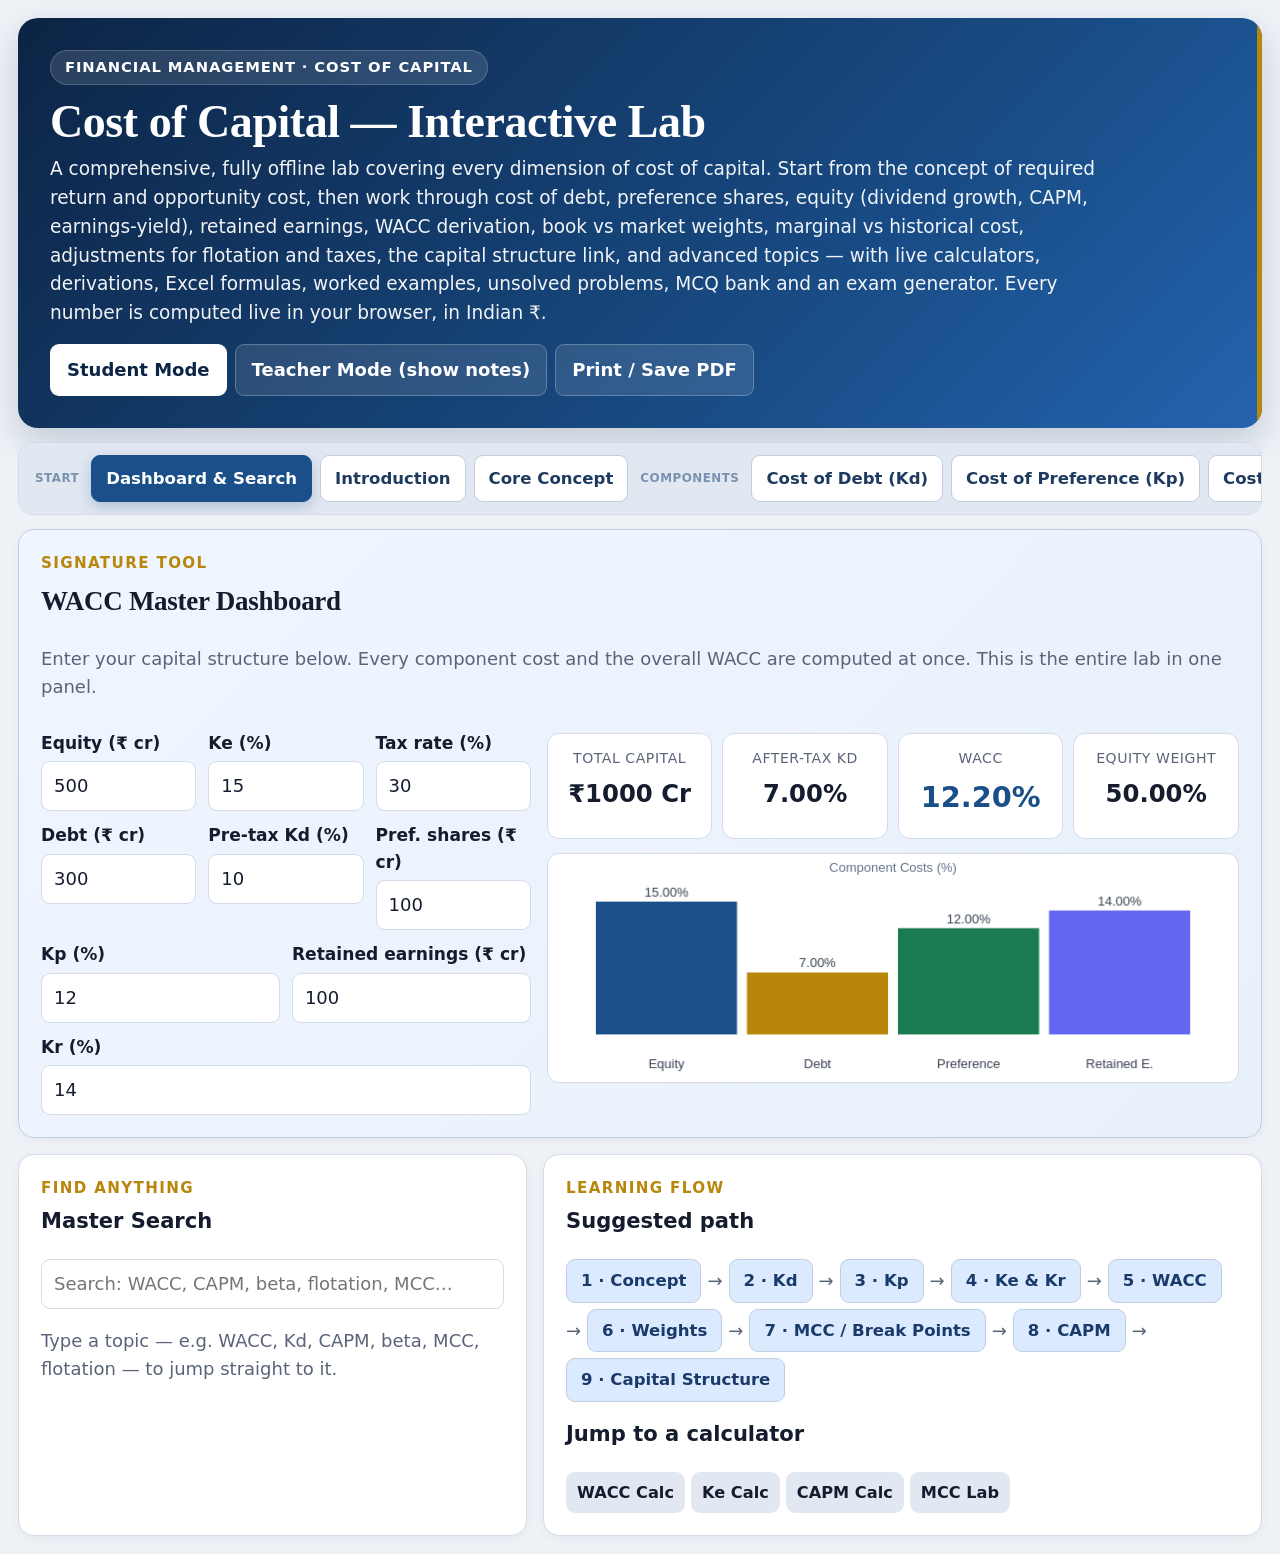
<file: Cost_of_Capital_Lab.html>
<!doctype html>
<html lang="en">
<head>
<meta charset="utf-8">
<meta name="viewport" content="width=device-width,initial-scale=1">
<title>Cost of Capital — Interactive Lab</title>
<style>
:root{--bg:#eef2f7;--card:#fff;--ink:#141c2e;--muted:#5a6478;--line:#d4dbe8;--blue:#1a4f8a;--blue-d:#0c2445;--blue-m:#2563b0;--gold:#b8860b;--gold-l:#f2e9d0;--green:#1a7a52;--red:#c0392b;--nav:#e2e8f2;color-scheme:light}
*{box-sizing:border-box}html{scroll-behavior:smooth;font-size:18px}
body{margin:0;background:var(--bg);color:var(--ink);font:1rem/1.55 Inter,system-ui,-apple-system,Segoe UI,sans-serif}
.wrap{max-width:1420px;margin:auto;padding:18px}
.hero{padding:32px;border-radius:20px;background:linear-gradient(135deg,#0c2445 0%,#1a4f8a 70%,#2563b0 100%);color:#fff;box-shadow:0 14px 34px #0c244530;position:relative;overflow:hidden}
.hero::after{content:"";position:absolute;top:0;right:0;bottom:0;width:5px;background:var(--gold)}
.hero h1{font-family:Georgia,"Times New Roman",serif;font-size:clamp(28px,3.8vw,46px);margin:0 0 8px;letter-spacing:-.01em;line-height:1.1}
.hero p{margin:0;max-width:1060px;opacity:.94;font-size:1.03rem}
.hero .chapref{display:inline-block;margin-bottom:12px;background:#ffffff1f;border:1px solid #ffffff30;padding:5px 14px;border-radius:999px;font-size:.82rem;font-weight:800;letter-spacing:.06em;text-transform:uppercase}
.hero .modewrap{margin-top:16px;display:flex;gap:8px;flex-wrap:wrap}
.hero .modewrap button{background:#ffffff1c;border:1px solid #ffffff3d;color:#fff}
.hero .modewrap button.on{background:#fff;color:var(--blue-d)}
.nav{display:flex;flex-wrap:nowrap;gap:8px;padding:12px;margin:14px 0;background:var(--nav);border:1px solid var(--line);border-radius:14px;overflow-x:auto;overflow-y:hidden;scrollbar-width:thin;scroll-behavior:smooth;position:sticky;top:0;z-index:5}
.tab{border:1px solid #bfcfe0;background:#fff;color:#1e3a5f;padding:10px 14px;border-radius:9px;font-weight:700;font-size:.92rem;white-space:nowrap;cursor:pointer;transition:.15s}
.tab:hover{transform:translateY(-1px);border-color:#7aa0c8}
.tab.active{background:var(--blue);color:#fff;border-color:var(--blue);box-shadow:0 5px 14px #1a4f8a40}
.navsep{align-self:center;padding:0 4px;font-size:.66rem;font-weight:800;letter-spacing:.5px;text-transform:uppercase;color:#7a92b0;white-space:nowrap;user-select:none}
.page{display:none}.page.active{display:block;animation:fade .25s ease}
@keyframes fade{from{opacity:.3}to{opacity:1}}
.grid{display:grid;grid-template-columns:repeat(12,1fr);gap:16px}
.card{background:var(--card);border:1px solid var(--line);border-radius:16px;padding:22px;box-shadow:0 3px 12px #141c2e0a}
.s3{grid-column:span 3}.s4{grid-column:span 4}.s5{grid-column:span 5}.s6{grid-column:span 6}.s7{grid-column:span 7}.s8{grid-column:span 8}.s9{grid-column:span 9}.s12{grid-column:span 12}
h2,h3{margin-top:0}h2{font-family:Georgia,serif;letter-spacing:-.01em}.muted{color:var(--muted)}
label{display:block;font-weight:700;margin:11px 0 5px;font-size:.95rem}
input,select,button,textarea{font:inherit}
input,select,textarea{width:100%;padding:10px 12px;border:1px solid var(--line);border-radius:9px;background:#fff;color:var(--ink);font-size:1rem}
input:focus,select:focus,textarea:focus{outline:2px solid var(--blue);outline-offset:1px;border-color:var(--blue)}
button{border:0;border-radius:9px;padding:11px 16px;background:var(--blue);color:#fff;font-weight:750;cursor:pointer;font-size:1rem}
button:hover{filter:brightness(1.07)}button:focus-visible{outline:2px solid var(--gold);outline-offset:2px}
.secondary{background:#e2e8f2;color:var(--ink)}.danger{background:#f8e6e3;color:var(--red)}
.metrics{display:grid;grid-template-columns:repeat(6,1fr);gap:11px}
.metric{padding:14px;border-radius:12px;background:#eef3fa;border:1px solid #ccdae8}
.metric small{color:var(--muted);font-size:.8rem}.metric strong{display:block;font-size:1.3rem;margin-top:3px}
.formula{background:var(--blue-d);color:#ddeaf8;border-radius:12px;padding:16px;font:1rem/1.6 ui-monospace,SFMono-Regular,Menlo,monospace;overflow:auto;white-space:pre-wrap}
.callout{padding:15px;border-left:4px solid var(--blue);background:#eef3fa;border-radius:9px;font-size:1rem}
.good{color:var(--green);font-weight:800}.bad{color:var(--red);font-weight:800}.warn{color:var(--gold);font-weight:800}
table{width:100%;border-collapse:collapse}
th,td{padding:9px 11px;border-bottom:1px solid var(--line);text-align:right;white-space:nowrap;font-size:.97rem}
th:first-child,td:first-child{text-align:left}th{background:#eef2f9}
.scroll{overflow:auto;max-height:420px}
.badge{display:inline-block;padding:5px 10px;border-radius:999px;background:#dbeafe;color:var(--blue);font-size:.85rem;font-weight:800}
.two{display:grid;grid-template-columns:1fr 1fr;gap:12px}.three{display:grid;grid-template-columns:repeat(3,1fr);gap:12px}
.quiz-card{padding:16px;border:1px solid var(--line);border-radius:13px;margin:10px 0}
.answer{margin-top:8px;padding:10px;border-radius:9px;background:#eef3fa}
.mcq-option{display:block;width:100%;text-align:left;padding:10px 13px;margin:5px 0;border-radius:9px;border:1px solid var(--line);background:#fff;color:var(--ink);cursor:pointer;font-size:1rem}
.mcq-option:hover{background:#eef3fa}.mcq-option.correct{background:#e3f3ea;border-color:var(--green)}.mcq-option.wrong{background:#f8e6e3;border-color:var(--red)}
.pillrow{display:flex;flex-wrap:wrap;gap:6px}
.stepflow{display:flex;flex-wrap:wrap;gap:6px;align-items:center;margin:10px 0}
.step{background:#dbeafe;border:1px solid #bfcfe0;color:#1a3a6a;padding:8px 14px;border-radius:9px;font-weight:700;font-size:.92rem}.arrow{color:var(--muted)}
ul,ol{padding-left:20px}
.adv{border-left:4px solid var(--blue);background:#eaf2fc;padding:12px 14px;border-radius:9px}
.lim{border-left:4px solid var(--red);background:#fbeae7;padding:12px 14px;border-radius:9px}
canvas{display:block;width:100%;height:270px;border:1px solid var(--line);border-radius:12px;background:#fff}
.note{font-size:.93rem;color:var(--muted)}
.alert{padding:12px 14px;border-radius:10px;background:var(--gold-l);border-left:4px solid var(--gold)}
.section-kicker{font-size:.84rem;text-transform:uppercase;letter-spacing:.09em;font-weight:850;color:var(--gold);margin-bottom:5px}
.teacher-note{display:none;border-left:4px solid var(--gold);background:var(--gold-l);padding:12px 14px;border-radius:9px;margin-top:10px}
body.teacher .teacher-note{display:block}
.chip{display:inline-flex;align-items:center;gap:6px;padding:6px 11px;border-radius:999px;background:#dbeafe;color:var(--blue);font-weight:800;font-size:.85rem;margin:2px 4px 2px 0}
.small-btn{padding:8px 11px;font-size:.9rem}
.tag{display:inline-block;padding:3px 9px;border-radius:6px;background:#eef3fa;border:1px solid #bfcfe0;font-size:.82rem;font-weight:700;margin:2px}
.verdict{display:inline-block;padding:4px 12px;border-radius:8px;font-weight:800;font-size:.9rem}
.verdict.accept{background:#e3f3ea;color:var(--green)}.verdict.reject{background:#f8e6e3;color:var(--red)}
.dash-grid{display:grid;grid-template-columns:repeat(5,1fr);gap:10px;margin-top:14px}
.dash-cell{padding:14px;border-radius:12px;background:#fff;border:1px solid var(--line);text-align:center}
.dash-cell small{display:block;color:var(--muted);font-size:.78rem;text-transform:uppercase;letter-spacing:.04em}
.dash-cell .val{font-size:1.35rem;font-weight:800;margin:5px 0}
.comp-table td{font-size:.94rem}
.deriv{background:#f5f9ff;border:1px solid #bfcfe0;border-radius:12px;padding:16px;margin:12px 0}
.deriv h4{margin:0 0 8px;color:var(--blue-d);font-size:1rem}
.excel-box{background:#1d6f42;color:#fff;border-radius:10px;padding:12px 16px;font:1rem/1.6 ui-monospace,SFMono-Regular,Menlo,monospace;margin:8px 0}
.project-box{background:linear-gradient(135deg,#f0f6ff,#e8f2fc);border:1px solid #bfcfe0;border-radius:14px;padding:20px;margin:10px 0}
.project-box h4{color:var(--blue-d);margin-top:0}
@media(max-width:1050px){.metrics{grid-template-columns:repeat(3,1fr)}.s3,.s4,.s5,.s6,.s7,.s8,.s9{grid-column:span 6}.dash-grid{grid-template-columns:repeat(3,1fr)}}
@media(max-width:700px){.s3,.s4,.s5,.s6,.s7,.s8,.s9,.s12{grid-column:span 12}.two,.three{grid-template-columns:1fr}.metrics{grid-template-columns:repeat(2,1fr)}.dash-grid{grid-template-columns:repeat(2,1fr)}.wrap{padding:10px}}
@media print{.nav,.hero .modewrap,button,input,textarea,select{display:none!important}.page{display:block!important}.card{box-shadow:none;border:1px solid #ccc;break-inside:avoid}body{background:#fff}.wrap{max-width:none}}
@media(prefers-reduced-motion:reduce){*{animation:none!important;scroll-behavior:auto!important}}
</style>
</head>
<body>
<div class="wrap">
<header class="hero">
  <span class="chapref">Financial Management · Cost of Capital</span>
  <h1>Cost of Capital — Interactive Lab</h1>
  <p>A comprehensive, fully offline lab covering every dimension of cost of capital. Start from the concept of required return and opportunity cost, then work through cost of debt, preference shares, equity (dividend growth, CAPM, earnings-yield), retained earnings, WACC derivation, book vs market weights, marginal vs historical cost, adjustments for flotation and taxes, the capital structure link, and advanced topics — with live calculators, derivations, Excel formulas, worked examples, unsolved problems, MCQ bank and an exam generator. Every number is computed live in your browser, in Indian ₹.</p>
  <div class="modewrap">
    <button id="modeStudent" class="on" onclick="setMode('student')">Student Mode</button>
    <button id="modeTeacher" onclick="setMode('teacher')">Teacher Mode (show notes)</button>
    <button onclick="window.print()">Print / Save PDF</button>
  </div>
</header>

<nav class="nav" id="nav">
  <span class="navsep">Start</span>
  <button class="tab active" data-page="dashboard">Dashboard &amp; Search</button>
  <button class="tab" data-page="intro">Introduction</button>
  <button class="tab" data-page="concept">Core Concept</button>
  <span class="navsep">Components</span>
  <button class="tab" data-page="cost_debt">Cost of Debt (Kd)</button>
  <button class="tab" data-page="cost_pref">Cost of Preference (Kp)</button>
  <button class="tab" data-page="cost_equity">Cost of Equity (Ke)</button>
  <button class="tab" data-page="cost_retained">Cost of Retained Earnings (Kr)</button>
  <button class="tab" data-page="flotation">Flotation Costs</button>
  <span class="navsep">WACC</span>
  <button class="tab" data-page="wacc">WACC — Core</button>
  <button class="tab" data-page="weights">Book vs Market Weights</button>
  <button class="tab" data-page="marginal">Marginal Cost of Capital</button>
  <button class="tab" data-page="break_point">Break Points &amp; MCC Schedule</button>
  <span class="navsep">Models</span>
  <button class="tab" data-page="capm">CAPM &amp; Beta</button>
  <button class="tab" data-page="dividend_growth">Dividend Growth Model</button>
  <button class="tab" data-page="bond_yield_plus">Bond-Yield-Plus</button>
  <button class="tab" data-page="capital_structure">Capital Structure Link</button>
  <span class="navsep">Calculators</span>
  <button class="tab" data-page="calc_kd">Kd Calculator</button>
  <button class="tab" data-page="calc_ke">Ke Calculator</button>
  <button class="tab" data-page="calc_wacc">WACC Calculator</button>
  <button class="tab" data-page="calc_capm">CAPM Calculator</button>
  <button class="tab" data-page="mcc_lab">MCC Lab</button>
  <span class="navsep">Practice</span>
  <button class="tab" data-page="worked">Worked Examples</button>
  <button class="tab" data-page="unsolved">Unsolved Problems</button>
  <button class="tab" data-page="mcq">MCQ Bank</button>
  <button class="tab" data-page="exam_gen">Exam Generator</button>
  <span class="navsep">Reference</span>
  <button class="tab" data-page="formula_bank">Formula Bank</button>
  <button class="tab" data-page="excel_guide">Excel Guide</button>
  <button class="tab" data-page="glossary">Glossary</button>
</nav>

<!-- ==================== DASHBOARD ==================== -->
<section id="dashboard" class="page active">
<div class="grid">
<div class="card s12" style="background:linear-gradient(135deg,#f0f6ff,#e8f0f9);border-color:#bfcfe0">
  <div class="section-kicker">Signature Tool</div>
  <h2>WACC Master Dashboard</h2>
  <p class="muted" style="margin-top:0">Enter your capital structure below. Every component cost and the overall WACC are computed at once. This is the entire lab in one panel.</p>
  <div class="grid" style="margin-top:6px">
    <div class="s5">
      <div class="three">
        <div><label>Equity (₹ cr)</label><input id="dEq" type="number" value="500" step="10"></div>
        <div><label>Ke (%)</label><input id="dKe" type="number" value="15" step="0.5"></div>
        <div><label>Tax rate (%)</label><input id="dTax" type="number" value="30" step="1"></div>
      </div>
      <div class="three">
        <div><label>Debt (₹ cr)</label><input id="dDe" type="number" value="300" step="10"></div>
        <div><label>Pre-tax Kd (%)</label><input id="dKd" type="number" value="10" step="0.5"></div>
        <div><label>Pref. shares (₹ cr)</label><input id="dPs" type="number" value="100" step="10"></div>
      </div>
      <div class="two">
        <div><label>Kp (%)</label><input id="dKp" type="number" value="12" step="0.5"></div>
        <div><label>Retained earnings (₹ cr)</label><input id="dRe" type="number" value="100" step="10"></div>
      </div>
      <div><label>Kr (%)</label><input id="dKr" type="number" value="14" step="0.5"></div>
    </div>
    <div class="s7">
      <div class="dash-grid" style="grid-template-columns:repeat(4,1fr)">
        <div class="dash-cell"><small>Total Capital</small><div class="val" id="dTotal">—</div></div>
        <div class="dash-cell"><small>After-tax Kd</small><div class="val" id="dKdAt">—</div></div>
        <div class="dash-cell"><small>WACC</small><div class="val" id="dWACC" style="color:var(--blue);font-size:1.6rem">—</div></div>
        <div class="dash-cell"><small>Equity Weight</small><div class="val" id="dWe">—</div></div>
      </div>
      <canvas id="dashChart" style="margin-top:14px;height:230px"></canvas>
    </div>
  </div>
</div>

<div class="card s5">
  <div class="section-kicker">Find anything</div>
  <h3>Master Search</h3>
  <input id="masterSearch" type="text" placeholder="Search: WACC, CAPM, beta, flotation, MCC…">
  <div id="masterSearchResults" style="margin-top:12px"></div>
</div>
<div class="card s7">
  <div class="section-kicker">Learning Flow</div>
  <h3>Suggested path</h3>
  <div class="stepflow">
    <span class="step">1 · Concept</span><span class="arrow">→</span>
    <span class="step">2 · Kd</span><span class="arrow">→</span>
    <span class="step">3 · Kp</span><span class="arrow">→</span>
    <span class="step">4 · Ke &amp; Kr</span><span class="arrow">→</span>
    <span class="step">5 · WACC</span><span class="arrow">→</span>
    <span class="step">6 · Weights</span><span class="arrow">→</span>
    <span class="step">7 · MCC / Break Points</span><span class="arrow">→</span>
    <span class="step">8 · CAPM</span><span class="arrow">→</span>
    <span class="step">9 · Capital Structure</span>
  </div>
  <h3 style="margin-top:16px">Jump to a calculator</h3>
  <div class="pillrow">
    <button class="small-btn secondary" onclick="activatePage('calc_wacc')">WACC Calc</button>
    <button class="small-btn secondary" onclick="activatePage('calc_ke')">Ke Calc</button>
    <button class="small-btn secondary" onclick="activatePage('calc_capm')">CAPM Calc</button>
    <button class="small-btn secondary" onclick="activatePage('mcc_lab')">MCC Lab</button>
  </div>
</div>
</div>
</section>

<!-- ==================== INTRODUCTION ==================== -->
<section id="intro" class="page">
<div class="grid">
<div class="card s8">
  <div class="section-kicker">Foundations</div>
  <h2>What is the Cost of Capital?</h2>
  <p>The <b>cost of capital</b> is the minimum rate of return a firm must earn on its investments to satisfy the expectations of its fund providers — debt holders, preference shareholders, and equity shareholders. It is simultaneously:</p>
  <ul>
    <li><b>The required rate of return</b> that capital suppliers demand as compensation for the time value of money and the risk they bear.</li>
    <li><b>The cut-off rate</b> (hurdle rate) for capital budgeting — accept projects only if their return exceeds the cost of capital.</li>
    <li><b>The discount rate</b> used to find the present value of future cash flows in NPV analysis.</li>
    <li><b>The opportunity cost</b> of funds — money invested here cannot earn elsewhere; investors must be compensated at least at the market rate for equivalent risk.</li>
  </ul>
  <div class="callout"><b>Why it matters.</b> An incorrect cost of capital leads to wrong investment decisions. Overestimating it rejects value-creating projects; underestimating it accepts value-destroying ones. Getting WACC right is therefore central to corporate value creation.</div>
  <h3>Overview of components</h3>
  <table>
    <tr><th>Source of Capital</th><th>Symbol</th><th>Key Driver</th><th>Tax Deductible?</th></tr>
    <tr><td>Long-term debt (bonds, debentures)</td><td>Kd</td><td>Interest rate, credit risk</td><td>Yes — tax shield reduces cost</td></tr>
    <tr><td>Preference shares</td><td>Kp</td><td>Preference dividend, redemption premium</td><td>No</td></tr>
    <tr><td>Equity (new issue)</td><td>Ke</td><td>Dividend/earnings growth, market risk, flotation</td><td>No</td></tr>
    <tr><td>Retained earnings</td><td>Kr</td><td>Same as Ke minus flotation cost</td><td>No</td></tr>
  </table>
  <div class="teacher-note"><b>Teaching note:</b> Ask students: "If a firm uses only retained earnings to fund a project, is there a cost?" Yes — the opportunity cost is what shareholders could earn elsewhere on that same money (Kr ≈ Ke).</div>
</div>
<div class="card s4">
  <h3>Determinants of cost of capital</h3>
  <div class="quiz-card"><b>Risk-free rate of return</b><div class="note">The foundation. Usually approximated by Government of India T-bill or G-sec yield.</div></div>
  <div class="quiz-card"><b>Business risk</b><div class="note">Variability in operating income; influences Ke and WACC through beta and credit spread.</div></div>
  <div class="quiz-card"><b>Financial risk</b><div class="note">Additional risk from using debt; raises Ke (shareholders demand more) and may raise Kd.</div></div>
  <div class="quiz-card"><b>Tax rate</b><div class="note">Debt interest is tax-deductible, so after-tax Kd = Kd × (1 − T). Higher tax → lower effective debt cost.</div></div>
  <div class="quiz-card"><b>Capital market conditions</b><div class="note">Tight credit raises Kd; bull markets may lower Ke by raising P₀.</div></div>
  <div class="quiz-card"><b>Dividend &amp; earnings policy</b><div class="note">Influences the DGM estimate of Ke through g (growth rate).</div></div>
</div>
</div>
</section>

<!-- ==================== CORE CONCEPT ==================== -->
<section id="concept" class="page">
<div class="grid">
<div class="card s12">
  <div class="section-kicker">Conceptual Foundation</div>
  <h2>The Concept of Required Return &amp; Opportunity Cost</h2>
  <div class="two">
    <div>
      <h3>Required rate of return</h3>
      <p>Capital providers are risk-averse. They will supply funds only if their <i>expected return</i> at least matches what they could earn elsewhere for the same risk level. This is the required rate of return — it is market-determined, not decided by the firm.</p>
      <div class="formula">Required Return = Risk-free Rate + Risk Premium
Kᵢ = Rƒ + β × (Rm − Rƒ)    [CAPM form]
   = Rƒ + Business-risk premium + Financial-risk premium</div>
      <h3>Opportunity cost</h3>
      <p>From the firm's perspective, funds already raised have an opportunity cost: they could be returned to investors who would reinvest elsewhere. Even retained earnings cost the firm, because those rupees belong to shareholders who forgo returns on alternative investments.</p>
      <div class="callout">Using retained earnings ≠ "free money." The opportunity cost of equity = what shareholders could earn on an investment of equivalent risk. Ignoring this systematically underestimates cost of capital.</div>
    </div>
    <div>
      <h3>Three perspectives on cost of capital</h3>
      <div class="quiz-card"><b>Investor perspective</b> — Minimum return needed to justify the investment given its risk. Below this, investors sell, driving down the stock price.</div>
      <div class="quiz-card"><b>Firm perspective</b> — Hurdle rate for new investments. Projects earning above WACC add value; below WACC destroy value.</div>
      <div class="quiz-card"><b>Market equilibrium</b> — In efficient markets, price adjusts so actual return = required return. A firm can raise capital at its WACC because the market prices the securities fairly.</div>
      <h3>Explicit vs Implicit cost</h3>
      <table>
        <tr><th>Type</th><th>Definition</th><th>Example</th></tr>
        <tr><td>Explicit</td><td>Cash outflow promised to capital provider</td><td>Interest on debentures, preference dividend</td></tr>
        <tr><td>Implicit</td><td>Opportunity cost — no contractual cash flow</td><td>Cost of retained earnings</td></tr>
      </table>
    </div>
  </div>
</div>
<div class="card s6">
  <h3>Specific cost vs composite cost</h3>
  <p><b>Specific (component) cost</b> is the cost of a single source of finance — Kd, Kp, Ke or Kr — computed individually. <b>Composite cost</b> (WACC) is the weighted average of all specific costs, reflecting the firm's overall capital structure. For investment decisions the WACC is the correct discount rate unless the project changes the firm's risk or leverage.</p>
</div>
<div class="card s6">
  <h3>Historical vs Marginal cost</h3>
  <div class="two">
    <div class="adv"><b>Historical (embedded) cost</b><br>Cost of funds already raised. Useful for evaluating past financing decisions. <b>Not</b> the right rate for new investment decisions.</div>
    <div class="lim"><b>Marginal cost</b><br>Cost of the next rupee raised. Relevant for new investments. Rises as cheaper sources exhaust (see MCC Schedule). <b>Always use marginal cost for capital budgeting.</b></div>
  </div>
</div>
</div>
</section>

<!-- ==================== COST OF DEBT ==================== -->
<section id="cost_debt" class="page">
<div class="grid">
<div class="card s7">
  <div class="section-kicker">Component Cost</div>
  <h2>Cost of Debt (Kd)</h2>
  <p>Debt (debentures, bonds, term loans) carries contractual interest. Because interest is tax-deductible, the firm's effective (after-tax) cost of debt is lower than the coupon rate. This tax shield makes debt attractive up to a point.</p>

  <h3>1. Perpetual / irredeemable debt</h3>
  <div class="formula">Kd (before tax) = Annual interest / Net proceeds
Kd (after tax)  = Kd (before tax) × (1 − Tax rate)
                = [I / NP] × (1 − T)</div>

  <h3>2. Redeemable debt</h3>
  <div class="formula">Kd (approx.) = [I(1−T) + (RV − NP)/n] / [(RV + NP)/2]

where:
  I   = Annual interest = Face value × Coupon rate
  T   = Corporate tax rate
  RV  = Redemption value (par or at premium/discount)
  NP  = Net proceeds (issue price less flotation costs)
  n   = Years to maturity</div>

  <div class="deriv">
    <h4>Derivation — why approximate formula works</h4>
    <p>Exact Kd is the YTM (after-tax) solving: NP = Σ[I(1−T)/(1+r)ᵗ] + RV/(1+r)ⁿ iteratively. The approximate formula linearises the capital gain/loss over n years and averages book value — it gives Kd within ±30–50 bps for typical maturities. Always use the exact (IRR) method when precision matters.</p>
  </div>

  <h3>3. Zero-coupon bonds</h3>
  <div class="formula">Kd (before tax) = (RV / Issue price)^(1/n) − 1
After-tax Kd applies only if amortised discount is tax-deductible (check jurisdiction).</div>

  <h3>4. Floating-rate debt</h3>
  <p>Use expected future short-term rate (e.g. MCLR + spread) or the forward rate implied by the yield curve. Then apply (1−T).</p>

  <div class="two">
    <div class="adv"><b>Advantages of using debt</b><br>Tax shield on interest lowers effective cost. Fixed obligations — shareholders retain upside. Generally cheapest explicit source of funds (less risky to holder).</div>
    <div class="lim"><b>Risks of debt</b><br>Increases financial risk (interest coverage ratio falls). Too much debt raises both Kd (credit spread widens) and Ke (shareholders demand higher return). Beyond optimal D/E, WACC rises.</div>
  </div>
  <div class="teacher-note"><b>Teaching note:</b> Contrast pre-tax Kd vs after-tax Kd numerically. A 10% coupon at 30% tax → after-tax cost = 7%. The ₹3 per ₹100 saved by the government makes debt appear cheaper — the real cost is lower, but so is the firm's interest cover.</div>
</div>
<div class="card s5">
  <h3>Cost of Debt Calculator</h3>
  <label>Face value (₹)</label><input id="kdFV" type="number" value="1000">
  <label>Coupon rate (%)</label><input id="kdCoupon" type="number" value="10" step="0.25">
  <label>Net proceeds / market price (₹)</label><input id="kdNP" type="number" value="970">
  <label>Redemption value (₹)</label><input id="kdRV" type="number" value="1000">
  <label>Years to maturity</label><input id="kdN" type="number" value="7">
  <label>Tax rate (%)</label><input id="kdTax" type="number" value="30" step="1">
  <div class="metrics" style="grid-template-columns:1fr 1fr;margin-top:12px">
    <div class="metric"><small>Annual Interest (₹)</small><strong id="kdInterest">—</strong></div>
    <div class="metric"><small>Pre-tax Kd (approx)</small><strong id="kdPre">—</strong></div>
    <div class="metric" style="background:#dbeafe;border-color:#93b4d8"><small>After-tax Kd</small><strong id="kdPost">—</strong></div>
    <div class="metric"><small>After-tax Kd (YTM method)</small><strong id="kdYTM">—</strong></div>
  </div>
  <canvas id="kdChart" style="margin-top:12px;height:200px"></canvas>
  <p class="note" id="kdNote" style="margin-top:8px"></p>
  <div class="excel-box">Excel:  =RATE(n, -I*(1-T), NP, -RV)
e.g. =RATE(7,-70,970,-1000)
→ gives after-tax Kd directly</div>
</div>
</div>
</section>

<!-- ==================== COST OF PREFERENCE ==================== -->
<section id="cost_pref" class="page">
<div class="grid">
<div class="card s7">
  <div class="section-kicker">Component Cost</div>
  <h2>Cost of Preference Shares (Kp)</h2>
  <p>Preference shareholders receive a fixed dividend before equity holders. Unlike debt interest, preference dividends are <b>not tax-deductible</b> — they are paid from post-tax profits. This makes preference capital more expensive than debt on an after-tax basis for the same coupon level.</p>

  <h3>1. Irredeemable preference shares</h3>
  <div class="formula">Kp = Preference dividend per share / Net proceeds per share
   = D / NP</div>

  <h3>2. Redeemable preference shares</h3>
  <div class="formula">Kp (approx.) = [D + (RV − NP)/n] / [(RV + NP)/2]

where:
  D  = Annual preference dividend (fixed)
  RV = Redemption value
  NP = Net proceeds (issue price − flotation cost)
  n  = Years to redemption</div>

  <div class="deriv">
    <h4>Why no tax adjustment for Kp?</h4>
    <p>Interest expense reduces taxable income → government shares part of debt cost via tax saving. Dividends (preference or equity) are paid from profit after tax — no deduction allowed. Hence Kp formula has no (1−T) factor. Numerically: 10% preference shares vs 10% debentures at 30% tax → Kp = 10%, Kd (AT) = 7%. Preference is 43% more expensive after tax.</p>
  </div>

  <h3>3. Cumulative vs non-cumulative</h3>
  <p>For cost estimation, cumulative arrear dividends are treated as certain (must be paid before equity). Non-cumulative missed dividends are lost, so cost calculation may need probability-weighted dividends — rare in practice, use stated rate as base.</p>

  <div class="two">
    <div class="adv"><b>Advantages</b><br>Fixed cost — below equity in uncertainty; no dilution of EPS. Provides financial leverage (like debt) without formal bankruptcy risk.</div>
    <div class="lim"><b>Limitations</b><br>No tax shield → expensive relative to debt. Missed dividends accumulate (cumulative type) and restrict equity dividends. Treated as quasi-debt by rating agencies, constraining further borrowing.</div>
  </div>
  <div class="teacher-note"><b>Teaching note:</b> Compare Kp and Kd numerically — students often forget the tax adjustment. Ask: "What coupon on debt equals a 12% preference share cost?" Answer: 12%/(1−T). At T=30%, need 17.14% coupon on debt.</div>
</div>
<div class="card s5">
  <h3>Cost of Preference Calculator</h3>
  <label>Annual dividend per share (₹)</label><input id="kpDiv" type="number" value="12" step="0.5">
  <label>Net proceeds / market price (₹)</label><input id="kpNP" type="number" value="95" step="1">
  <label>Redemption value (₹)</label><input id="kpRV" type="number" value="100" step="1">
  <label>Years to redemption (0 = irredeemable)</label><input id="kpN" type="number" value="8">
  <div class="metrics" style="grid-template-columns:1fr 1fr;margin-top:12px">
    <div class="metric"><small>Kp (approx.)</small><strong id="kpResult">—</strong></div>
    <div class="metric"><small>Kp (YTM / exact)</small><strong id="kpYTM">—</strong></div>
  </div>
  <p class="note" id="kpNote" style="margin-top:8px"></p>
  <div class="excel-box">Excel (exact Kp):
=RATE(n, -Div, NP, -RV)
e.g. =RATE(8,-12,95,-100)</div>
  <div class="alert" style="margin-top:12px"><b>No (1−T) factor</b> — preference dividends are not tax-deductible. Always enter dividend as the face amount with no tax adjustment.</div>
</div>
</div>
</section>

<!-- ==================== COST OF EQUITY ==================== -->
<section id="cost_equity" class="page">
<div class="grid">
<div class="card s12">
  <div class="section-kicker">Component Cost · Most Debated</div>
  <h2>Cost of Equity (Ke) — New Issue</h2>
  <p>Equity is the most difficult component to estimate because there is no contractual return — shareholders expect a <i>risk-appropriate</i> return that is unobservable. Three main models are used:</p>
</div>

<div class="card s4">
  <h3>Model 1 — Dividend Growth Model (Gordon)</h3>
  <div class="formula">Ke = D₁/P₀ + g
   = D₀(1+g)/[P₀(1−f)] + g

D₁ = next expected dividend
P₀ = current market price
f  = flotation cost (%)
g  = constant growth rate in dividends
  = RoE × retention ratio (b)
  = ROE × (1−payout ratio)</div>
  <div class="deriv">
    <h4>Derivation</h4>
    <p>From Gordon's price model: P₀ = D₁/(Ke − g) → solving for Ke gives D₁/P₀ + g. For new equity, proceeds = P₀(1−f), so Ke = D₁/[P₀(1−f)] + g. This is the dividend-yield plus growth approach.</p>
  </div>
  <div class="adv"><b>When to use:</b> Firm pays stable dividends with predictable growth. Works well for mature, dividend-paying companies (e.g. FMCG, utilities).</div>
  <div class="lim"><b>Limitation:</b> Circular (g depends on future ROE). Fails for zero-dividend or high-growth firms. Sensitive to g estimate.</div>
</div>

<div class="card s4">
  <h3>Model 2 — Capital Asset Pricing Model (CAPM)</h3>
  <div class="formula">Ke = Rƒ + β × (Rm − Rƒ)

Rƒ  = risk-free rate (G-sec yield)
β   = systematic risk (beta) of the stock
Rm  = expected market return
(Rm−Rƒ) = equity risk premium (ERP)

For levered β:
βL = βU × [1 + (1−T)(D/E)]</div>
  <div class="deriv">
    <h4>Derivation</h4>
    <p>CAPM equilibrium: in a diversified portfolio, only systematic (market) risk is priced. Beta measures sensitivity of stock return to market return (covariance with market / market variance). Required return is linear in beta: every additional unit of beta demands (Rm−Rƒ) in extra return.</p>
  </div>
  <div class="adv"><b>When to use:</b> Market data available; beta estimable from historical returns. Preferred for listed companies with traded equity.</div>
  <div class="lim"><b>Limitation:</b> Beta is backward-looking; ERP estimation is subjective; single-factor model (Fama-French adds size, value).</div>
</div>

<div class="card s4">
  <h3>Model 3 — Earnings / Price (E/P) Approach</h3>
  <div class="formula">Ke = EPS / Market price per share
   = E₁ / P₀

Or with growth:
Ke = E₁ / P₀ + g

Or earnings-yield on book value:
Ke = Return on equity (ROE)</div>
  <div class="deriv">
    <h4>Rationale</h4>
    <p>If the firm retains all earnings and reinvests at ROE, the stock's required return must equal ROE for the price to be fair. This model ignores dividend policy but captures total return to shareholders including retained profits. Best used as a cross-check against DGM and CAPM.</p>
  </div>
  <div class="adv"><b>When to use:</b> Zero-dividend firms; as a quick cross-check. Related to justified P/E ratio.</div>
  <div class="lim"><b>Limitation:</b> EPS is accounting-based, not cash-based. Does not separate dividends from capital gains.</div>
</div>

<div class="card s6">
  <h3>Ke — Live Calculator (DGM)</h3>
  <label>Last dividend D₀ (₹)</label><input id="keD0" type="number" value="8" step="0.5">
  <label>Growth rate g (%)</label><input id="keG" type="number" value="6" step="0.5">
  <label>Market / issue price P₀ (₹)</label><input id="keP0" type="number" value="110" step="1">
  <label>Flotation cost f (%)</label><input id="keF" type="number" value="4" step="0.5">
  <div class="metrics" style="grid-template-columns:repeat(4,1fr);margin-top:12px">
    <div class="metric"><small>D₁ (₹)</small><strong id="keD1">—</strong></div>
    <div class="metric"><small>Ke (no flotation)</small><strong id="keNoF">—</strong></div>
    <div class="metric" style="background:#dbeafe;border-color:#93b4d8"><small>Ke (with flotation)</small><strong id="keWithF">—</strong></div>
    <div class="metric"><small>Dividend yield</small><strong id="keDY">—</strong></div>
  </div>
  <canvas id="keChart" style="margin-top:12px;height:180px"></canvas>
  <div class="excel-box" style="margin-top:10px">Excel (DGM):
=(D0*(1+g%/100))/(P0*(1-f%/100))+g%/100
No built-in Excel function — use formula directly.</div>
</div>
<div class="card s6">
  <h3>Ke — CAPM Calculator (quick)</h3>
  <label>Risk-free rate Rƒ (%)</label><input id="cRf" type="number" value="6.5" step="0.25">
  <label>Beta (β)</label><input id="cBeta" type="number" value="1.2" step="0.05">
  <label>Market return Rm (%)</label><input id="cRm" type="number" value="13" step="0.5">
  <div class="metrics" style="grid-template-columns:1fr 1fr 1fr;margin-top:12px">
    <div class="metric"><small>ERP = Rm − Rƒ</small><strong id="cERP">—</strong></div>
    <div class="metric" style="background:#dbeafe;border-color:#93b4d8"><small>Ke (CAPM)</small><strong id="cKe">—</strong></div>
    <div class="metric"><small>Risk premium β×ERP</small><strong id="cRP">—</strong></div>
  </div>
  <canvas id="capmChart" style="margin-top:12px;height:180px"></canvas>
  <div class="excel-box" style="margin-top:10px">Excel (CAPM):
=Rf% + Beta*(Rm%-Rf%)
e.g. =6.5%+1.2*(13%-6.5%) = 14.3%</div>
</div>
</div>
</section>

<!-- ==================== COST OF RETAINED EARNINGS ==================== -->
<section id="cost_retained" class="page">
<div class="grid">
<div class="card s7">
  <div class="section-kicker">Component Cost</div>
  <h2>Cost of Retained Earnings (Kr)</h2>
  <p>Retained earnings belong to existing shareholders. If the firm retains profits instead of paying them out, shareholders forgo dividends. The cost of retained earnings is therefore the <b>opportunity cost</b> — what shareholders could earn on an investment of equivalent risk. It equals the cost of new equity <i>minus</i> flotation costs (since retained earnings need not be raised externally).</p>

  <h3>Three approaches</h3>
  <div class="three">
    <div class="quiz-card">
      <b>Opportunity cost / DGM approach</b>
      <div class="formula" style="font-size:.88rem;margin-top:8px">Kr = D₁/P₀ + g
(no flotation cost deduction)</div>
      <div class="note" style="margin-top:6px">Shareholders can reinvest dividends in the market at this rate — so the firm must match it.</div>
    </div>
    <div class="quiz-card">
      <b>CAPM approach</b>
      <div class="formula" style="font-size:.88rem;margin-top:8px">Kr = Rƒ + β × (Rm − Rƒ)</div>
      <div class="note" style="margin-top:6px">Beta captures systematic risk. No difference from Ke (CAPM) — CAPM gives no flotation cost distinction.</div>
    </div>
    <div class="quiz-card">
      <b>Bond-yield-plus-risk-premium</b>
      <div class="formula" style="font-size:.88rem;margin-top:8px">Kr = Kd (pre-tax) + Equity risk premium</div>
      <div class="note" style="margin-top:6px">Quick estimate. Risk premium is typically 3–5% added to the firm's own bond yield.</div>
    </div>
  </div>

  <h3>Kr vs Ke — key difference</h3>
  <table>
    <tr><th></th><th>Kr (Retained earnings)</th><th>Ke (New equity issue)</th></tr>
    <tr><td>Source</td><td>Internal (no new issue)</td><td>External (fresh equity issue)</td></tr>
    <tr><td>Flotation cost</td><td>None — no transaction</td><td>Yes — underwriting, brokerage</td></tr>
    <tr><td>Formula (DGM)</td><td>D₁/P₀ + g</td><td>D₁/[P₀(1−f)] + g</td></tr>
    <tr><td>Magnitude</td><td>Lower (or equal) than Ke</td><td>Higher than Kr</td></tr>
  </table>

  <div class="callout">When flotation costs are zero, Kr = Ke. In practice Ke &gt; Kr because flotation costs inflate the denominator of the DGM formula for new issues.</div>

  <h3>The shareholder preference argument</h3>
  <p>Some argue Kr should be adjusted for personal taxes shareholders pay on dividends. If shareholders face a higher marginal tax rate on dividends than on capital gains, the opportunity cost of retained earnings (keeping funds inside the firm to generate capital gains) may actually be <i>lower</i> than Ke. This is the basis of Litzenberger–Ramaswamy's tax-adjusted cost of equity. In Indian context, dividends now taxed at slab rates (post FY21), making this particularly relevant.</p>

  <div class="teacher-note"><b>Teaching note:</b> Pose this question: "A firm has ₹50 Cr of retained earnings this year. Should it treat these as free funds?" Discussion should surface the opportunity cost concept — retained earnings are the shareholders' money, placed in the firm's hands as trustees. Misuse leads to value destruction.</div>
</div>
<div class="card s5">
  <h3>Kr vs Ke Calculator</h3>
  <label>Last dividend D₀ (₹)</label><input id="krD0" type="number" value="8" step="0.5">
  <label>Growth rate g (%)</label><input id="krG" type="number" value="6" step="0.5">
  <label>Market price P₀ (₹)</label><input id="krP0" type="number" value="110">
  <label>Flotation cost on new issue f (%)</label><input id="krF" type="number" value="5" step="0.5">
  <div class="metrics" style="grid-template-columns:1fr 1fr;margin-top:12px">
    <div class="metric"><small>D₁ = D₀(1+g)</small><strong id="krD1">—</strong></div>
    <div class="metric"><small>Kr (retained earnings)</small><strong id="krResult">—</strong></div>
    <div class="metric" style="background:#fbeae7;border-color:#e8b8b0"><small>Ke (new issue)</small><strong id="krKe">—</strong></div>
    <div class="metric"><small>Flotation cost impact</small><strong id="krDiff">—</strong></div>
  </div>
  <p class="note" style="margin-top:8px" id="krNote"></p>
  <canvas id="krChart" style="margin-top:12px;height:190px"></canvas>
</div>
</div>
</section>

<!-- ==================== FLOTATION COSTS ==================== -->
<section id="flotation" class="page">
<div class="grid">
<div class="card s7">
  <div class="section-kicker">Issue Costs</div>
  <h2>Flotation Costs — Impact on Component Costs</h2>
  <p>Flotation costs are the expenses of issuing new securities: underwriting commission, brokerage, legal fees, SEBI filing charges, printing, and advertising. They reduce the <b>net proceeds</b> received by the firm, raising the effective cost of capital.</p>

  <h3>Two treatment approaches</h3>
  <div class="two">
    <div>
      <h4>Approach 1 — Adjust net proceeds (textbook method)</h4>
      <div class="formula">Ke = D₁ / [P₀ × (1−f)] + g
Kp = [Div + (RV−NP)/n] / [(RV+NP)/2]
  where NP = Issue price × (1−f)
Kd = [I(1−T) + (RV−NP)/n] / [(RV+NP)/2]</div>
      <p>Flotation cost is spread over the life of the security via the denominator. Simplest, most widely used in Indian financial management courses.</p>
    </div>
    <div>
      <h4>Approach 2 — Flotation-adjusted NPV (Brealey-Myers)</h4>
      <div class="formula">Adjusted NPV = Base NPV − PV of flotation costs

Or: raise the hurdle rate so that:
Cost per rupee raised = 1/(1−f)

Effective Ke = Ke/(1−f)
[Conservative — over-adjusts for long-lived projects]</div>
      <p>More theoretically correct but less commonly tested in Indian university exams. Approach 1 is standard for most problems.</p>
    </div>
  </div>

  <h3>Typical flotation rates in India</h3>
  <table>
    <tr><th>Security Type</th><th>Flotation Cost Range</th></tr>
    <tr><td>Equity (IPO / FPO)</td><td>3% – 8% of issue price</td></tr>
    <tr><td>Rights issue</td><td>1% – 3%</td></tr>
    <tr><td>Preference shares</td><td>2% – 5%</td></tr>
    <tr><td>Debentures (public issue)</td><td>1% – 3%</td></tr>
    <tr><td>Private placement</td><td>0.5% – 1%</td></tr>
  </table>

  <h3>Worked illustration</h3>
  <div class="project-box">
    <h4>Example — Effect of flotation on Ke</h4>
    <p>D₀ = ₹10, g = 8%, P₀ = ₹150, f = 5%</p>
    <p>D₁ = 10 × 1.08 = ₹10.80</p>
    <p>Without flotation: Ke = 10.80/150 + 0.08 = 7.2% + 8% = <b>15.2%</b></p>
    <p>With flotation (net proceeds = 150 × 0.95 = ₹142.50):<br>
    Ke = 10.80/142.50 + 0.08 = 7.58% + 8% = <b>15.58%</b></p>
    <p>Flotation increases Ke by <b>38 basis points</b> — seemingly small but significant at scale.</p>
  </div>
</div>
<div class="card s5">
  <h3>Flotation Cost Impact Calculator</h3>
  <label>D₀ (₹)</label><input id="flD0" type="number" value="10" step="0.5">
  <label>Growth g (%)</label><input id="flG" type="number" value="8" step="0.25">
  <label>P₀ (₹)</label><input id="flP0" type="number" value="150">
  <label>Flotation cost f (%)</label><input id="flF" type="number" value="5" step="0.5">
  <div class="metrics" style="grid-template-columns:1fr 1fr;margin-top:12px">
    <div class="metric"><small>Ke (no flotation)</small><strong id="flKe0">—</strong></div>
    <div class="metric" style="background:#dbeafe"><small>Ke (with flotation)</small><strong id="flKef">—</strong></div>
    <div class="metric"><small>Net proceeds (₹)</small><strong id="flNP">—</strong></div>
    <div class="metric"><small>Increase in Ke (bps)</small><strong id="flDiff">—</strong></div>
  </div>
  <canvas id="flChart" style="margin-top:12px;height:200px"></canvas>
</div>
</div>
</section>

<!-- ==================== WACC ==================== -->
<section id="wacc" class="page">
<div class="grid">
<div class="card s8">
  <div class="section-kicker">Core Composite Measure</div>
  <h2>Weighted Average Cost of Capital (WACC)</h2>
  <p>WACC is the overall cost of capital, calculated as the weighted average of the costs of each component of the capital structure. Weights reflect the proportion of each source in total financing.</p>

  <div class="formula">WACC = Wₑ×Kₑ + W_p×K_p + W_d×K_d(1−T) + W_r×K_r

where:
  Wₑ = Weight of equity (new issue)     Kₑ = Cost of new equity
  W_p = Weight of preference shares     K_p = Cost of preference
  W_d = Weight of debt                  K_d = Pre-tax cost of debt
  W_r = Weight of retained earnings     K_r = Cost of retained earnings
  T   = Corporate tax rate
  All weights sum to 1.0</div>

  <div class="deriv">
    <h4>Derivation of WACC from asset valuation</h4>
    <p>The firm's total market value V = D + E. The firm's assets generate operating cash flows (EBIT). Equity holders receive EBIT − I(1−T) as after-tax earnings; debt holders receive I(1−T) in after-tax equivalent terms adjusted for the tax shield. In a Modigliani-Miller world, WACC = r_A (unlevered cost of assets) when ignoring taxes. With corporate tax: WACC = r_U × (1 − T×D/V). This confirms WACC falls with leverage (up to a point) due to the tax shield — the foundation of optimal capital structure.</p>
  </div>

  <h3>Decision rule</h3>
  <div class="callout">Accept a project if its expected IRR (or risk-adjusted return) <b>exceeds WACC</b>. WACC is the minimum required return on assets funded by the firm's capital structure mix. If IRR &gt; WACC, the project adds value; if IRR &lt; WACC, it destroys value.</div>

  <h3>Conditions for WACC to be the correct discount rate</h3>
  <ul>
    <li>The new project has <b>the same business risk</b> as the firm's existing assets (if not, adjust β).</li>
    <li>The new project is financed in the <b>same proportions</b> as the current capital structure.</li>
    <li>The capital structure is assumed to be <b>optimal</b> (or at its target).</li>
    <li>The project does not affect the <b>firm's overall risk perception</b> in the market.</li>
  </ul>

  <h3>Common errors</h3>
  <table>
    <tr><th>Error</th><th>Consequence</th></tr>
    <tr><td>Using book weights instead of market weights</td><td>Underweights equity (usually), biases WACC</td></tr>
    <tr><td>Not applying tax shield on debt</td><td>Overstates WACC; rejects good projects</td></tr>
    <tr><td>Using pre-tax Ke or Kr</td><td>Already pre-tax — double-adjustment is wrong</td></tr>
    <tr><td>Using historical cost of debt (old coupon)</td><td>Ignores true marginal cost — should use YTM</td></tr>
    <tr><td>Mixing book and market weights</td><td>Inconsistency; arbitrary result</td></tr>
  </table>
</div>
<div class="card s4">
  <h3>WACC Breakdown — Live</h3>
  <label>Equity weight Wₑ (%)</label><input id="wWe" type="number" value="50" step="1">
  <label>Ke (%)</label><input id="wKe" type="number" value="15" step="0.5">
  <label>Preference weight Wp (%)</label><input id="wWp" type="number" value="10" step="1">
  <label>Kp (%)</label><input id="wKp" type="number" value="12" step="0.5">
  <label>Debt weight Wd (%)</label><input id="wWd" type="number" value="30" step="1">
  <label>Pre-tax Kd (%)</label><input id="wKd" type="number" value="10" step="0.5">
  <label>Tax rate (%)</label><input id="wTax" type="number" value="30" step="1">
  <label>Retained earnings weight Wr (%)</label><input id="wWr" type="number" value="10" step="1">
  <label>Kr (%)</label><input id="wKr" type="number" value="14" step="0.5">
  <div class="metrics" style="grid-template-columns:1fr 1fr;margin-top:12px">
    <div class="metric"><small>Σ Weights</small><strong id="wTotal">—</strong></div>
    <div class="metric" style="background:#dbeafe;border-color:#93b4d8;font-size:1.1rem"><small>WACC</small><strong id="wWACC">—</strong></div>
  </div>
  <canvas id="waccChart" style="margin-top:12px;height:200px"></canvas>
  <p class="note" id="waccNote" style="margin-top:8px"></p>
  <div class="excel-box" style="margin-top:10px">Excel:
=SUMPRODUCT(weights, costs)
=SUMPRODUCT({We,Wp,Wd,Wr},
  {Ke,Kp,Kd*(1-T),Kr})</div>
</div>
</div>
</section>

<!-- ==================== BOOK VS MARKET WEIGHTS ==================== -->
<section id="weights" class="page">
<div class="grid">
<div class="card s7">
  <div class="section-kicker">WACC Weights</div>
  <h2>Book Weights vs Market Weights vs Target Weights</h2>

  <div class="three">
    <div class="quiz-card">
      <b>Book (accounting) weights</b>
      <p class="note">Based on balance sheet values — paid-up share capital, reserves, debenture book value. <b>Readily available</b> but can differ significantly from market values, especially for equity. Equity book value rarely reflects market price. Understates equity weight in most bull markets.</p>
    </div>
    <div class="quiz-card">
      <b>Market value weights</b>
      <p class="note">Market capitalisation for equity (shares × CMP), market value of bonds (YTM-based), face value for preference if illiquid. <b>Theoretically preferred</b> — captures today's opportunity costs. But fluctuates daily with stock prices, making WACC volatile.</p>
    </div>
    <div class="quiz-card">
      <b>Target (optimal) weights</b>
      <p class="note">The proportions the firm plans to maintain at its optimal capital structure. <b>Most appropriate for long-run investment decisions</b> — stable, forward-looking, reflects the firm's financing intent. Used by CFOs for strategic planning. Difficult to estimate if no explicit target exists.</p>
    </div>
  </div>

  <h3>Numerical comparison</h3>
  <div class="project-box">
    <h4>Illustration — Lakshmi Textiles Ltd.</h4>
    <table>
      <tr><th>Source</th><th>Book (₹ Cr)</th><th>Market (₹ Cr)</th><th>Cost</th></tr>
      <tr><td>Equity (2 Cr shares × ₹10 FV; CMP ₹120)</td><td>20</td><td>240</td><td>Ke = 16%</td></tr>
      <tr><td>10% Debentures (₹ 100 Cr)</td><td>100</td><td>90 (at discount)</td><td>Kd (AT) = 7%</td></tr>
      <tr><td>12% Preference (₹ 30 Cr)</td><td>30</td><td>28</td><td>Kp = 12.5%</td></tr>
      <tr><th>Total</th><th>150</th><th>358</th><th></th></tr>
    </table>
    <div class="two" style="margin-top:10px">
      <div>
        <b>WACC (book weights)</b>
        <p>We = 20/150 = 13.3%, Wd = 66.7%, Wp = 20%<br>
        WACC = 0.133×16 + 0.667×7 + 0.20×12.5<br>
        = 2.13 + 4.67 + 2.50 = <b>9.30%</b></p>
      </div>
      <div>
        <b>WACC (market weights)</b>
        <p>We = 240/358 = 67%, Wd = 25.1%, Wp = 7.8%<br>
        WACC = 0.67×16 + 0.251×7 + 0.078×12.5<br>
        = 10.72 + 1.76 + 0.98 = <b>13.46%</b></p>
      </div>
    </div>
    <div class="alert">Book WACC (9.3%) vs Market WACC (13.5%) — a <b>420 bps difference</b> that can completely reverse an investment decision. Market weights are preferred for corporate finance.</div>
  </div>
  <div class="teacher-note"><b>Teaching note:</b> Walk through the Lakshmi Textiles example on the board. Ask students to accept or reject a project with 11% IRR under each approach. Book WACC says accept; market WACC says reject. Real-world consequences matter.</div>
</div>
<div class="card s5">
  <h3>Book vs Market WACC Calculator</h3>
  <div class="two">
    <div>
      <h4>Book values (₹ Cr)</h4>
      <label>Equity</label><input id="bkEq" type="number" value="200" step="10">
      <label>Debt</label><input id="bkDe" type="number" value="300" step="10">
      <label>Preference</label><input id="bkPr" type="number" value="100" step="10">
    </div>
    <div>
      <h4>Market values (₹ Cr)</h4>
      <label>Equity MV</label><input id="mvEq" type="number" value="600" step="10">
      <label>Debt MV</label><input id="mvDe" type="number" value="280" step="10">
      <label>Preference MV</label><input id="mvPr" type="number" value="95" step="10">
    </div>
  </div>
  <div class="three">
    <div><label>Ke (%)</label><input id="bmKe" type="number" value="16" step="0.5"></div>
    <div><label>Kd AT (%)</label><input id="bmKd" type="number" value="7" step="0.5"></div>
    <div><label>Kp (%)</label><input id="bmKp" type="number" value="12" step="0.5"></div>
  </div>
  <div class="metrics" style="grid-template-columns:1fr 1fr;margin-top:12px">
    <div class="metric"><small>WACC (book)</small><strong id="bmWaccBk">—</strong></div>
    <div class="metric" style="background:#dbeafe"><small>WACC (market)</small><strong id="bmWaccMv">—</strong></div>
  </div>
  <canvas id="bmChart" style="margin-top:12px;height:200px"></canvas>
</div>
</div>
</section>

<!-- ==================== MARGINAL COST OF CAPITAL ==================== -->
<section id="marginal" class="page">
<div class="grid">
<div class="card s12">
  <div class="section-kicker">Dynamic Cost of Capital</div>
  <h2>Marginal Cost of Capital (MCC)</h2>
  <p>The <b>marginal cost of capital</b> (also called the <i>incremental</i> cost of capital) is the cost of obtaining an additional rupee of new capital. As a firm raises more funds, it exhausts cheaper sources first — retained earnings before new equity, lower-cost debt tranches before high-yield ones. Beyond each <b>break point</b>, the WACC rises.</p>

  <div class="two">
    <div>
      <h3>Why MCC rises</h3>
      <ul>
        <li><b>Retained earnings are limited</b> — once exhausted, the firm must issue new equity (higher Ke due to flotation costs).</li>
        <li><b>Debt capacity limits</b> — lenders demand higher interest rates as leverage rises (credit spread widens).</li>
        <li><b>Signalling</b> — large equity issues may signal overvaluation, depressing price and raising effective Ke.</li>
        <li><b>Agency costs</b> — more debt increases monitoring costs, raising effective Kd.</li>
      </ul>
    </div>
    <div>
      <h3>Break point formula</h3>
      <div class="formula">Break Point = Limit of cheaper source / Weight of that source

BP_equity = Available retained earnings / Wₑ
BP_debt   = Maximum low-cost debt / W_d

Beyond a break point, the WACC schedule steps up.</div>
      <h3>Investment opportunity schedule (IOS)</h3>
      <p>Projects ranked by return (IRR) from highest to lowest, plotted against cumulative investment. Where MCC intersects IOS is the optimal capital budget — accept all projects whose IRR exceeds the MCC applicable at that funding level.</p>
    </div>
  </div>
</div>
<div class="card s7">
  <h3>Worked Example — MCC Schedule</h3>
  <div class="project-box">
    <h4>Bharat Infra Ltd — MCC computation</h4>
    <p>Capital structure: Equity 50%, Debt 50%. Kr = 14%, Ke (new issue) = 16%, Kd₁ (up to ₹200 Cr) = 8% AT, Kd₂ (above ₹200 Cr) = 9.5% AT. Available retained earnings = ₹150 Cr.</p>
    <table>
      <tr><th>Range of new funds</th><th>Source</th><th>Cost</th><th>WACC</th></tr>
      <tr><td>₹0 – ₹300 Cr</td><td>RE (50%) + Low-cost debt (50%)</td><td>Kr=14%, Kd₁=8%</td><td>0.5×14+0.5×8 = <b>11.0%</b></td></tr>
      <tr><td>₹300 – ₹400 Cr</td><td>New equity (50%) + Low-cost debt (50%)</td><td>Ke=16%, Kd₁=8%</td><td>0.5×16+0.5×8 = <b>12.0%</b></td></tr>
      <tr><td>Above ₹400 Cr</td><td>New equity (50%) + High-cost debt (50%)</td><td>Ke=16%, Kd₂=9.5%</td><td>0.5×16+0.5×9.5 = <b>12.75%</b></td></tr>
    </table>
    <p class="note" style="margin-top:8px">Break point 1 (RE exhausted) = 150/0.5 = ₹300 Cr. Break point 2 (low Kd exhausted) = 200/0.5 = ₹400 Cr.</p>
  </div>
</div>
<div class="card s5">
  <h3>IOS vs MCC — Decision</h3>
  <table>
    <tr><th>Project</th><th>IRR</th><th>Cost (₹ Cr)</th><th>Cumulative</th><th>MCC at level</th><th>Decision</th></tr>
    <tr><td>A</td><td>18%</td><td>100</td><td>100</td><td>11.0%</td><td class="good">Accept</td></tr>
    <tr><td>B</td><td>15%</td><td>200</td><td>300</td><td>11.0%</td><td class="good">Accept</td></tr>
    <tr><td>C</td><td>13%</td><td>100</td><td>400</td><td>12.0%</td><td class="good">Accept</td></tr>
    <tr><td>D</td><td>12.5%</td><td>100</td><td>500</td><td>12.75%</td><td class="bad">Reject</td></tr>
    <tr><td>E</td><td>11%</td><td>150</td><td>650</td><td>12.75%</td><td class="bad">Reject</td></tr>
  </table>
  <div class="callout" style="margin-top:10px">Optimal capital budget = ₹400 Cr. Projects A, B, C accepted; D and E rejected because IRR &lt; MCC at that funding level.</div>
</div>
</div>
</section>

<!-- ==================== BREAK POINTS ==================== -->
<section id="break_point" class="page">
<div class="grid">
<div class="card s7">
  <div class="section-kicker">MCC Schedule</div>
  <h2>Break Points &amp; MCC Schedule — Step-by-Step</h2>

  <h3>How to draw the MCC schedule</h3>
  <div class="stepflow">
    <span class="step">1. List all capital sources with costs at each tranche</span><span class="arrow">→</span>
    <span class="step">2. Identify limits of cheaper tranches</span><span class="arrow">→</span>
    <span class="step">3. Compute break point = Limit / Weight</span><span class="arrow">→</span>
    <span class="step">4. Compute WACC for each segment</span><span class="arrow">→</span>
    <span class="step">5. Plot horizontal steps against cumulative capital</span>
  </div>

  <h3>Break point formula expanded</h3>
  <div class="formula">BP_source = (Amount of lower-cost component) / (Weight of that component)

Multiple sources can have break points.
Rank all break points in ascending order.
Each break point creates a new WACC step (usually higher).

Example: if 12% bonds available up to ₹120 Cr and Wd = 0.4:
BP_debt = 120/0.4 = ₹300 Cr total fund raised</div>

  <h3>Full derivation — 3 source, 2 break-point example</h3>
  <div class="project-box">
    <h4>Deepak Fertilisers Ltd</h4>
    <p>Target structure: Equity 40%, Debt 40%, Preference 20%</p>
    <p>Costs: Kr=13%, Ke=15.5%, Kd₁=7%AT (up to ₹80Cr), Kd₂=9%AT, Kp=11%</p>
    <p>Retained earnings available: ₹60 Cr</p>
    <p><b>Break points:</b><br>
    BP₁ (RE) = 60/0.4 = ₹<b>150 Cr</b><br>
    BP₂ (Kd₁) = 80/0.4 = ₹<b>200 Cr</b></p>
    <table style="margin-top:10px">
      <tr><th>Range</th><th>Equity cost</th><th>Debt cost</th><th>Kp</th><th>WACC</th></tr>
      <tr><td>₹0–₹150 Cr</td><td>Kr=13%</td><td>Kd₁=7%</td><td>11%</td><td>0.4×13+0.4×7+0.2×11=10.4%</td></tr>
      <tr><td>₹150–₹200 Cr</td><td>Ke=15.5%</td><td>Kd₁=7%</td><td>11%</td><td>0.4×15.5+0.4×7+0.2×11=11.0%</td></tr>
      <tr><td>Above ₹200 Cr</td><td>Ke=15.5%</td><td>Kd₂=9%</td><td>11%</td><td>0.4×15.5+0.4×9+0.2×11=11.8%</td></tr>
    </table>
  </div>
</div>
<div class="card s5">
  <h3>MCC Lab (Interactive)</h3>
  <label>Equity weight Wₑ (%)</label><input id="mccWe" type="number" value="40" step="5">
  <label>Debt weight Wd (%)</label><input id="mccWd" type="number" value="40" step="5">
  <label>Pref weight Wp (%)</label><input id="mccWp" type="number" value="20" step="5">
  <label>Kr (%)</label><input id="mccKr" type="number" value="13" step="0.5">
  <label>Ke (%)</label><input id="mccKe" type="number" value="15.5" step="0.5">
  <label>Kd tranche 1 AT (%)</label><input id="mccKd1" type="number" value="7" step="0.5">
  <label>Kd tranche 2 AT (%)</label><input id="mccKd2" type="number" value="9" step="0.5">
  <label>Kp (%)</label><input id="mccKp" type="number" value="11" step="0.5">
  <label>RE available (₹ Cr)</label><input id="mccRE" type="number" value="60" step="10">
  <label>Kd₁ limit (₹ Cr)</label><input id="mccKd1Lim" type="number" value="80" step="10">
  <button style="margin-top:12px" onclick="computeMCC()">Compute MCC Schedule</button>
  <div id="mccOutput" style="margin-top:12px"></div>
  <canvas id="mccChart" style="margin-top:12px;height:200px"></canvas>
</div>
</div>
</section>

<!-- ==================== CAPM ==================== -->
<section id="capm" class="page">
<div class="grid">
<div class="card s7">
  <div class="section-kicker">Equity Cost Model</div>
  <h2>Capital Asset Pricing Model (CAPM)</h2>
  <p>CAPM establishes a linear relationship between systematic risk (beta) and required return. It is the dominant model for estimating the cost of equity for listed companies with reliable price history.</p>

  <div class="formula">Ke = Rƒ + β × (Rm − Rƒ)

Security Market Line (SML):
  E(Ri) = Rƒ + [E(Rm) − Rƒ] × βᵢ

Decomposition:
  Rƒ         = Time value (compensation for waiting)
  β × (Rm−Rƒ) = Risk premium (compensation for systematic risk)

Capital Market Line (for portfolios):
  E(Rp) = Rƒ + [(E(Rm)−Rƒ)/σm] × σp</div>

  <h3>Beta (β) — understanding and estimation</h3>
  <div class="two">
    <div>
      <h4>What beta measures</h4>
      <ul>
        <li>β = 1.0 → moves exactly with market</li>
        <li>β &gt; 1.0 → more volatile than market (aggressive stock)</li>
        <li>β &lt; 1.0 → less volatile (defensive stock)</li>
        <li>β = 0 → uncorrelated with market (e.g. T-bill)</li>
        <li>β &lt; 0 → inverse to market (e.g. gold in some periods)</li>
      </ul>
    </div>
    <div>
      <h4>How to estimate beta</h4>
      <div class="formula" style="font-size:.88rem">β = Cov(Ri, Rm) / Var(Rm)
  = [Σ(Ri−R̄i)(Rm−R̄m)] / Σ(Rm−R̄m)²

Excel: =SLOPE(stock_returns, market_returns)
Or: =COVAR(stock,mkt)/VAR(mkt)
Regression: Ri = α + β×Rm + ε</div>
    </div>
  </div>

  <h3>Levered vs Unlevered Beta</h3>
  <div class="formula">Hamada equation:
βL = βU × [1 + (1−T) × (D/E)]

Unlever:   βU = βL / [1 + (1−T)(D/E)]
Re-lever:  βL = βU × [1 + (1−T)(D/E)]

Use case: Estimate βU from a comparable listed firm,
then re-lever to your target D/E to get Ke for a
private firm or new capital structure.</div>

  <div class="project-box">
    <h4>Worked example — Pure-play method for private firm</h4>
    <p>You are estimating Ke for an unlisted FMCG company with D/E = 0.6. Find a listed pure-play comparable: Hindustan Unilever (HUL), βL = 0.55, D/E = 0.05, T = 30%.</p>
    <p>Step 1 — Unlever HUL: βU = 0.55/[1 + 0.7×0.05] = 0.55/1.035 = <b>0.531</b></p>
    <p>Step 2 — Re-lever to target D/E: βL = 0.531×[1 + 0.7×0.6] = 0.531×1.42 = <b>0.754</b></p>
    <p>Step 3 — CAPM: Ke = 6.5 + 0.754×(13−6.5) = 6.5 + 4.9 = <b>11.4%</b></p>
  </div>

  <div class="teacher-note"><b>Teaching note:</b> Draw the SML on the board. Plot WACC, then plot two projects — one above SML (accept) and one below (reject). This visual immediately clarifies why beta-risk matters for project acceptance, not just accounting return.</div>
</div>
<div class="card s5">
  <h3>CAPM — Full Calculator</h3>
  <label>Risk-free rate Rƒ (%)</label><input id="capmRf" type="number" value="6.5" step="0.25">
  <label>Market return Rm (%)</label><input id="capmRm" type="number" value="13" step="0.5">
  <label>Observed beta βL</label><input id="capmBL" type="number" value="1.2" step="0.05">
  <label>Firm's D/E ratio</label><input id="capmDE" type="number" value="0.5" step="0.05">
  <label>Comparable firm βL</label><input id="capmCompBL" type="number" value="0.9" step="0.05">
  <label>Comparable firm D/E</label><input id="capmCompDE" type="number" value="0.3" step="0.05">
  <label>Tax rate (%)</label><input id="capmTax" type="number" value="30" step="1">
  <div class="metrics" style="grid-template-columns:1fr 1fr;margin-top:12px">
    <div class="metric"><small>ERP (Rm−Rƒ)</small><strong id="capmERP">—</strong></div>
    <div class="metric"><small>Ke (direct β)</small><strong id="capmKeDirect">—</strong></div>
    <div class="metric"><small>βU (unlevered)</small><strong id="capmBU">—</strong></div>
    <div class="metric"><small>βL (re-levered)</small><strong id="capmBRL">—</strong></div>
    <div class="metric" style="background:#dbeafe;border-color:#93b4d8;grid-column:span 2"><small>Ke (Hamada-adjusted)</small><strong id="capmKeAdj">—</strong></div>
  </div>
  <canvas id="capmSML" style="margin-top:12px;height:200px"></canvas>
  <div class="excel-box" style="margin-top:10px">Beta from data:
=SLOPE(stock_range, mkt_range)
Ke: =Rf + Beta*(Rm-Rf)
βU: =BL/(1+(1-T)*DE_comp)
βL re-levered: =BU*(1+(1-T)*DE_firm)</div>
</div>
</div>
</section>

<!-- ==================== DIVIDEND GROWTH MODEL ==================== -->
<section id="dividend_growth" class="page">
<div class="grid">
<div class="card s7">
  <div class="section-kicker">Equity Cost Model</div>
  <h2>Dividend Growth Model (DGM) — Deep Dive</h2>

  <h3>Gordon's Constant Growth Model</h3>
  <div class="formula">P₀ = D₁/(Ke − g)   →   Ke = D₁/P₀ + g

where g is constant forever (stable-growth firm)</div>

  <h3>Two-stage DGM (supernormal + stable growth)</h3>
  <div class="formula">P₀ = Σ[Dₜ/(1+Ke)ᵗ] + Pn/(1+Ke)ⁿ    for t=1 to n

Pn = Dn+1/(Ke−g₂)   [terminal value at year n]
g₁ = high growth rate for years 1–n
g₂ = stable growth rate thereafter

Ke solved iteratively (trial-and-error or Excel IRR)</div>

  <div class="deriv">
    <h4>Derivation — Gordon growth model</h4>
    <p>If dividends grow at constant rate g, then Dₜ = D₀(1+g)ᵗ. Stock price is PV of infinite dividend stream: P₀ = Σ D₀(1+g)ᵗ/(1+Ke)ᵗ = D₁/(Ke−g) [geometric series, converges when Ke &gt; g]. Rearranging gives Ke = D₁/P₀ + g. The first term is the "dividend yield component" and g is the "capital gain component."</p>
  </div>

  <h3>Estimating the growth rate g</h3>
  <table>
    <tr><th>Method</th><th>Formula</th><th>Notes</th></tr>
    <tr><td>Historical dividend growth</td><td>g = (Dₙ/D₀)^(1/n) − 1</td><td>Geometric average. Backward-looking.</td></tr>
    <tr><td>Sustainable growth rate</td><td>g = ROE × b = ROE × (1−payout)</td><td>Forward-looking; links to firm's reinvestment. Most theoretically grounded.</td></tr>
    <tr><td>Analyst consensus</td><td>Survey of forecasts</td><td>Market-based; useful for cross-check.</td></tr>
    <tr><td>GDP growth proxy</td><td>g ≈ nominal GDP growth</td><td>Long-run ceiling; no firm can grow faster than economy forever.</td></tr>
  </table>

  <div class="two">
    <div class="adv"><b>DGM strengths</b><br>Simple, intuitive. Links Ke directly to observable market price and dividend. Widely taught in Indian university curricula (BBA, MBA, CA, CMA).</div>
    <div class="lim"><b>DGM weaknesses</b><br>Circular — g depends on future ROE, which depends on Ke. Cannot be used for zero-dividend or buyback-only firms. Extremely sensitive to g: ±1% in g can shift Ke by 1–2%. Assumes constant growth — unrealistic for cyclical or high-growth firms.</div>
  </div>

  <h3>Worked Example — Two-stage DGM</h3>
  <div class="project-box">
    <h4>Infosys-type scenario</h4>
    <p>D₀ = ₹40, high growth g₁ = 15% for 3 years, then stable g₂ = 7%. P₀ = ₹1,600. Find Ke.</p>
    <p>Try Ke = 12%:</p>
    <table>
      <tr><th>Year</th><th>Dividend</th><th>PV @ 12%</th></tr>
      <tr><td>1</td><td>46.0</td><td>41.07</td></tr>
      <tr><td>2</td><td>52.9</td><td>42.14</td></tr>
      <tr><td>3</td><td>60.8</td><td>43.29</td></tr>
      <tr><td>Terminal P₃ = 60.8×1.07/(0.12−0.07)</td><td>= ₹1,301.1</td><td>926.0</td></tr>
      <tr><th colspan="2">Total PV</th><th>₹1,052.5 ← too low</th></tr>
    </table>
    <p>Try Ke = 10%: PV ≈ ₹1,612 → close. By interpolation, Ke ≈ <b>10.1%</b></p>
  </div>
</div>
<div class="card s5">
  <h3>DGM Calculator — Constant &amp; Two-Stage</h3>
  <label>D₀ — last paid dividend (₹)</label><input id="dgmD0" type="number" value="40" step="1">
  <label>High-growth rate g₁ (%)</label><input id="dgmG1" type="number" value="15" step="0.5">
  <label>High-growth years n</label><input id="dgmN" type="number" value="3" step="1">
  <label>Stable growth rate g₂ (%)</label><input id="dgmG2" type="number" value="7" step="0.5">
  <label>Market price P₀ (₹)</label><input id="dgmP0" type="number" value="1600" step="10">
  <label>Flotation cost f (%)</label><input id="dgmF" type="number" value="0" step="0.5">
  <button onclick="computeDGM()">Compute Ke (two-stage)</button>
  <div class="metrics" style="grid-template-columns:1fr 1fr;margin-top:12px">
    <div class="metric"><small>Ke constant-growth</small><strong id="dgmKe1">—</strong></div>
    <div class="metric" style="background:#dbeafe"><small>Ke two-stage (IRR)</small><strong id="dgmKe2">—</strong></div>
  </div>
  <div id="dgmTable" style="margin-top:10px"></div>
  <canvas id="dgmChart" style="margin-top:12px;height:190px"></canvas>
</div>
</div>
</section>

<!-- ==================== BOND YIELD PLUS ==================== -->
<section id="bond_yield_plus" class="page">
<div class="grid">
<div class="card s6">
  <div class="section-kicker">Equity Cost Model</div>
  <h2>Bond-Yield-Plus-Risk-Premium Approach</h2>
  <p>This approach estimates the cost of equity by adding a subjective equity risk premium (ERP) to the firm's own long-term pre-tax cost of debt. It is fast, intuitive, and requires no dividend or beta data — useful when those are unavailable or unreliable.</p>
  <div class="formula">Ke = Pre-tax cost of debt (Kd) + Equity risk premium
   = YTM of firm's bonds + RP

Typical RP range: 3% – 5% in India
(Reflects additional risk equity bears vs debt holders)</div>

  <h3>Rationale</h3>
  <ul>
    <li>Equity holders bear more risk than bondholders — they rank last in liquidation and their return is residual.</li>
    <li>Higher risk → higher required return → Ke &gt; Kd always.</li>
    <li>The premium (3–5%) reflects additional business and financial risk borne by equity.</li>
    <li>This method is commonly used by practitioners and investment bankers as a sanity check.</li>
  </ul>

  <h3>Comparison of Ke estimation methods</h3>
  <table class="comp-table">
    <tr><th>Method</th><th>Data needed</th><th>Best for</th><th>Weakness</th></tr>
    <tr><td>DGM (constant)</td><td>D₀, P₀, g</td><td>Mature, dividend-paying</td><td>Sensitive to g; fails for no-dividend firms</td></tr>
    <tr><td>CAPM</td><td>Rƒ, β, Rm</td><td>Listed firms with price data</td><td>Beta estimation; single-factor</td></tr>
    <tr><td>E/P approach</td><td>EPS, P₀</td><td>Zero-dividend; check</td><td>Accounting EPS vs cash earnings</td></tr>
    <tr><td>Bond-yield-plus</td><td>Kd (YTM)</td><td>All firms with rated debt</td><td>Risk premium is subjective</td></tr>
    <tr><td>Two-stage DGM</td><td>Dividends, P₀, g₁, g₂</td><td>High-growth transitioning firms</td><td>Complex; g₂ assumption critical</td></tr>
  </table>

  <div class="callout">Best practice: compute Ke using at least two methods and triangulate. Significant divergence (e.g. DGM = 12%, CAPM = 16%) signals model sensitivity — investigate why and weight appropriately.</div>
</div>
<div class="card s6">
  <h3>Multi-Method Ke Comparison</h3>
  <div class="three">
    <div><label>D₁ (₹)</label><input id="mmD1" type="number" value="10" step="0.5"></div>
    <div><label>P₀ (₹)</label><input id="mmP0" type="number" value="120" step="1"></div>
    <div><label>g (%)</label><input id="mmG" type="number" value="7" step="0.5"></div>
  </div>
  <div class="three">
    <div><label>Rƒ (%)</label><input id="mmRf" type="number" value="6.5" step="0.25"></div>
    <div><label>β</label><input id="mmBeta" type="number" value="1.15" step="0.05"></div>
    <div><label>Rm (%)</label><input id="mmRm" type="number" value="13" step="0.5"></div>
  </div>
  <div class="two">
    <div><label>Kd pre-tax (%)</label><input id="mmKd" type="number" value="10" step="0.25"></div>
    <div><label>Equity risk premium (%)</label><input id="mmERP" type="number" value="4" step="0.25"></div>
  </div>
  <label>EPS (₹)</label><input id="mmEPS" type="number" value="15" step="0.5">
  <div class="metrics" style="grid-template-columns:1fr 1fr;margin-top:12px">
    <div class="metric"><small>Ke — DGM</small><strong id="mmKeDGM">—</strong></div>
    <div class="metric"><small>Ke — CAPM</small><strong id="mmKeCAPM">—</strong></div>
    <div class="metric"><small>Ke — E/P</small><strong id="mmKeEP">—</strong></div>
    <div class="metric"><small>Ke — Bond+RP</small><strong id="mmKeBond">—</strong></div>
    <div class="metric" style="background:#dbeafe;border-color:#93b4d8;grid-column:span 2"><small>Average Ke</small><strong id="mmKeAvg">—</strong></div>
  </div>
  <canvas id="mmChart" style="margin-top:12px;height:190px"></canvas>
</div>
</div>
</section>

<!-- ==================== CAPITAL STRUCTURE LINK ==================== -->
<section id="capital_structure" class="page">
<div class="grid">
<div class="card s12">
  <div class="section-kicker">Advanced Topic</div>
  <h2>Capital Structure &amp; Its Effect on WACC</h2>
  <p>The relationship between capital structure (D/E mix) and WACC is the central question of capital structure theory. Does an optimal capital structure exist? If so, where?</p>
</div>
<div class="card s4">
  <h3>Modigliani-Miller (MM) — No taxes</h3>
  <div class="formula">WACC = r_A (constant)
V_L = V_U (firm value unchanged)</div>
  <p>With perfect capital markets and no taxes, how you slice the financing pie doesn't affect its total size. WACC is constant regardless of leverage. Ke rises with D/E to exactly offset the cheaper debt, leaving WACC unchanged.</p>
  <div class="adv"><b>Proposition I:</b> V_L = V_U — leverage is irrelevant to firm value in perfect markets.</div>
  <div class="lim"><b>Proposition II:</b> Ke = r_A + (r_A − Kd)×(D/E) — Ke rises linearly with leverage.</div>
</div>
<div class="card s4">
  <h3>MM — With corporate tax</h3>
  <div class="formula">V_L = V_U + T×D
WACC_L = r_A × (1 − T×D/V)
PV(tax shield) = T × D (perpetual debt)</div>
  <p>Corporate tax creates a debt tax shield — interest is deductible, so the government effectively subsidises debt. Each rupee of debt adds T rupees of value. This implies 100% debt is optimal — clearly unrealistic, pointing to missing costs (distress, agency).</p>
</div>
<div class="card s4">
  <h3>Trade-off Theory (optimal structure)</h3>
  <div class="formula">V_L = V_U + PV(tax shield) − PV(distress costs)
Optimal D/E: marginal tax shield = marginal distress cost</div>
  <p>Real-world optimal capital structure balances the tax shield benefit of debt against the rising costs of financial distress and agency conflicts. WACC has a minimum (U-shape) at the optimal D/E. Beyond that point, distress risk raises both Kd and Ke faster than the tax shield saves.</p>
</div>
<div class="card s7">
  <h3>WACC vs Leverage — Interactive Visualiser</h3>
  <div class="three">
    <div><label>Unlevered cost rA (%)</label><input id="csRA" type="number" value="12" step="0.5"></div>
    <div><label>Tax rate T (%)</label><input id="csT" type="number" value="30" step="1"></div>
    <div><label>Distress cost coefficient k</label><input id="csK" type="number" value="0.05" step="0.01"></div>
  </div>
  <canvas id="csChart" style="margin-top:12px;height:240px"></canvas>
  <p class="note" id="csNote" style="margin-top:8px"></p>
</div>
<div class="card s5">
  <h3>Pecking Order Theory</h3>
  <div class="quiz-card"><b>Myers &amp; Majluf (1984)</b><p class="note">Due to information asymmetry, managers prefer internal funds first, then debt, then equity (last resort). No target D/E — structure is a residual of financing decisions over time. Explains why profitable firms use less debt (more RE available).</p></div>
  <h3>Market Timing Theory</h3>
  <div class="quiz-card"><b>Baker &amp; Wurgler (2002)</b><p class="note">Firms issue equity when market-to-book is high (overvalued) and buy back when undervalued. Capital structure reflects accumulated timing decisions — no target.</p></div>
  <h3>Agency Cost Theory</h3>
  <div class="quiz-card"><b>Jensen &amp; Meckling (1976)</b><p class="note">Debt disciplines managers (free cash flow hypothesis). But excessive debt creates underinvestment and asset substitution problems. Optimal D/E trades off these agency costs.</p></div>
</div>
</div>
</section>

<!-- ==================== CALC KD ==================== -->
<section id="calc_kd" class="page">
<div class="grid">
<div class="card s12">
  <div class="section-kicker">Calculator</div>
  <h2>Cost of Debt — Full Calculator</h2>
  <div class="grid" style="margin-top:0">
    <div class="s4">
      <label>Face value (₹)</label><input id="ckdFV" type="number" value="1000">
      <label>Coupon rate (%)</label><input id="ckdCR" type="number" value="10" step="0.25">
      <label>Issue price / market price (₹)</label><input id="ckdIP" type="number" value="980">
      <label>Flotation cost (%)</label><input id="ckdFC" type="number" value="2" step="0.5">
      <label>Redemption value (₹)</label><input id="ckdRV" type="number" value="1000">
      <label>Maturity (years)</label><input id="ckdN" type="number" value="8">
      <label>Tax rate (%)</label><input id="ckdT" type="number" value="30">
      <label>Type</label>
      <select id="ckdType">
        <option value="redeemable">Redeemable debenture</option>
        <option value="perpetual">Perpetual / irredeemable</option>
        <option value="zerocoupon">Zero-coupon bond</option>
      </select>
    </div>
    <div class="s8">
      <div class="metrics" style="grid-template-columns:repeat(3,1fr)">
        <div class="metric"><small>Annual interest (₹)</small><strong id="ckdI">—</strong></div>
        <div class="metric"><small>Net proceeds (₹)</small><strong id="ckdNP">—</strong></div>
        <div class="metric"><small>Pre-tax Kd (approx)</small><strong id="ckdPreApx">—</strong></div>
        <div class="metric" style="background:#dbeafe"><small>After-tax Kd (approx)</small><strong id="ckdPostApx">—</strong></div>
        <div class="metric" style="background:#dbeafe"><small>After-tax Kd (YTM/exact)</small><strong id="ckdYTM">—</strong></div>
        <div class="metric"><small>Difference (approx vs exact)</small><strong id="ckdDiff">—</strong></div>
      </div>
      <canvas id="ckdChart" style="margin-top:14px;height:230px"></canvas>
      <div class="callout" id="ckdNote" style="margin-top:10px"></div>
      <div class="excel-box" style="margin-top:10px">Excel (exact after-tax Kd):
=RATE(n, -(coupon*(1-T)), NP, -RV)
e.g. =RATE(8,-70,960,-1000)
Pre-tax: =RATE(n,-coupon,NP,-RV)</div>
    </div>
  </div>
</div>
</div>
</section>

<!-- ==================== CALC KE ==================== -->
<section id="calc_ke" class="page">
<div class="grid">
<div class="card s12">
  <div class="section-kicker">Calculator</div>
  <h2>Cost of Equity — All Models</h2>
  <div class="grid" style="margin-top:0">
    <div class="s4">
      <h3>DGM inputs</h3>
      <label>D₀ (₹)</label><input id="ckeD0" type="number" value="12" step="0.5">
      <label>g (%)</label><input id="ckeG" type="number" value="7" step="0.25">
      <label>P₀ (₹)</label><input id="ckeP0" type="number" value="160" step="1">
      <label>Flotation f (%)</label><input id="ckeF" type="number" value="4" step="0.5">
      <h3 style="margin-top:14px">CAPM inputs</h3>
      <label>Rƒ (%)</label><input id="ckeRf" type="number" value="6.5" step="0.25">
      <label>β</label><input id="ckeBeta" type="number" value="1.2" step="0.05">
      <label>Rm (%)</label><input id="ckeRm" type="number" value="13" step="0.5">
      <h3 style="margin-top:14px">Other inputs</h3>
      <label>EPS (₹)</label><input id="ckeEPS" type="number" value="20" step="0.5">
      <label>Bond-yield risk premium (%)</label><input id="ckeRP" type="number" value="4" step="0.25">
      <label>Pre-tax Kd (%)</label><input id="ckeKd" type="number" value="10" step="0.25">
    </div>
    <div class="s8">
      <div class="metrics" style="grid-template-columns:repeat(4,1fr)">
        <div class="metric"><small>Ke — DGM (no flotation)</small><strong id="ckeKeDGM0">—</strong></div>
        <div class="metric" style="background:#dbeafe"><small>Ke — DGM (with flotation)</small><strong id="ckeKeDGMf">—</strong></div>
        <div class="metric" style="background:#dbeafe"><small>Ke — CAPM</small><strong id="ckeKeCAPM">—</strong></div>
        <div class="metric"><small>Ke — E/P</small><strong id="ckeKeEP">—</strong></div>
        <div class="metric"><small>Ke — Bond+RP</small><strong id="ckeKeBond">—</strong></div>
        <div class="metric"><small>Average (all)</small><strong id="ckeAvg">—</strong></div>
      </div>
      <canvas id="ckeChart" style="margin-top:14px;height:230px"></canvas>
      <div class="callout" id="ckeNote" style="margin-top:10px">Enter values on the left — all four Ke estimates update live.</div>
    </div>
  </div>
</div>
</div>
</section>

<!-- ==================== CALC WACC ==================== -->
<section id="calc_wacc" class="page">
<div class="grid">
<div class="card s12">
  <div class="section-kicker">Calculator</div>
  <h2>WACC — Step-by-Step Calculator</h2>
  <p class="muted">Add up to 6 capital sources. Enter book value, market value, cost, and the calculator computes WACC on both bases.</p>
  <div class="scroll">
  <table id="waccTable">
    <tr><th>Source</th><th>Book value (₹ Cr)</th><th>Market value (₹ Cr)</th><th>Cost (%)</th><th>Tax shield?</th><th>Tax rate (%)</th><th>After-tax cost</th><th>Bk weight</th><th>Bk weighted cost</th><th>Mkt weight</th><th>Mkt weighted cost</th></tr>
    <tr><td><input value="Equity" style="width:120px"></td><td><input class="wBk" type="number" value="500"></td><td><input class="wMv" type="number" value="1200"></td><td><input class="wCost" type="number" value="15" step="0.5"></td><td><select class="wTaxable"><option value="no">No</option><option value="yes">Yes</option></select></td><td><input class="wTaxRate" type="number" value="0"></td><td class="wATC">—</td><td class="wBkWt">—</td><td class="wBkWC">—</td><td class="wMvWt">—</td><td class="wMvWC">—</td></tr>
    <tr><td><input value="Preference" style="width:120px"></td><td><input class="wBk" type="number" value="200"></td><td><input class="wMv" type="number" value="190"></td><td><input class="wCost" type="number" value="12" step="0.5"></td><td><select class="wTaxable"><option value="no">No</option><option value="yes">Yes</option></select></td><td><input class="wTaxRate" type="number" value="0"></td><td class="wATC">—</td><td class="wBkWt">—</td><td class="wBkWC">—</td><td class="wMvWt">—</td><td class="wMvWC">—</td></tr>
    <tr><td><input value="12% Debentures" style="width:120px"></td><td><input class="wBk" type="number" value="300"></td><td><input class="wMv" type="number" value="285"></td><td><input class="wCost" type="number" value="12" step="0.5"></td><td><select class="wTaxable"><option value="no">No</option><option value="yes" selected>Yes</option></select></td><td><input class="wTaxRate" type="number" value="30"></td><td class="wATC">—</td><td class="wBkWt">—</td><td class="wBkWC">—</td><td class="wMvWt">—</td><td class="wMvWC">—</td></tr>
    <tr><td><input value="Retained Earnings" style="width:120px"></td><td><input class="wBk" type="number" value="150"></td><td><input class="wMv" type="number" value="150"></td><td><input class="wCost" type="number" value="14" step="0.5"></td><td><select class="wTaxable"><option value="no">No</option><option value="yes">Yes</option></select></td><td><input class="wTaxRate" type="number" value="0"></td><td class="wATC">—</td><td class="wBkWt">—</td><td class="wBkWC">—</td><td class="wMvWt">—</td><td class="wMvWC">—</td></tr>
  </table>
  </div>
  <div class="metrics" style="grid-template-columns:repeat(4,1fr);margin-top:14px">
    <div class="metric"><small>Total book capital (₹ Cr)</small><strong id="waccTotalBk">—</strong></div>
    <div class="metric"><small>Total market capital (₹ Cr)</small><strong id="waccTotalMv">—</strong></div>
    <div class="metric" style="background:#dbeafe"><small>WACC (book weights)</small><strong id="waccResultBk">—</strong></div>
    <div class="metric" style="background:#dbeafe"><small>WACC (market weights)</small><strong id="waccResultMv">—</strong></div>
  </div>
  <canvas id="waccCalcChart" style="margin-top:14px;height:240px"></canvas>
</div>
</div>
</section>

<!-- ==================== CALC CAPM ==================== -->
<section id="calc_capm" class="page">
<div class="grid">
<div class="card s6">
  <div class="section-kicker">Calculator</div>
  <h2>CAPM — Full Analysis</h2>
  <label>Risk-free rate Rƒ (%)</label><input id="fcRf" type="number" value="6.5" step="0.25">
  <label>Expected market return Rm (%)</label><input id="fcRm" type="number" value="13" step="0.5">
  <div class="two">
    <div><label>Beta 1 (your firm)</label><input id="fcB1" type="number" value="1.2" step="0.05"></div>
    <div><label>Beta 2 (comparable)</label><input id="fcB2" type="number" value="0.8" step="0.05"></div>
  </div>
  <div class="two">
    <div><label>Beta 3</label><input id="fcB3" type="number" value="1.5" step="0.05"></div>
    <div><label>Beta 4</label><input id="fcB4" type="number" value="0.6" step="0.05"></div>
  </div>
  <div class="metrics" style="grid-template-columns:repeat(2,1fr);margin-top:12px">
    <div class="metric"><small>ERP</small><strong id="fcERP">—</strong></div>
    <div class="metric"><small>Ke (β1)</small><strong id="fcKe1">—</strong></div>
    <div class="metric"><small>Ke (β2)</small><strong id="fcKe2">—</strong></div>
    <div class="metric"><small>Ke (β3)</small><strong id="fcKe3">—</strong></div>
    <div class="metric"><small>Ke (β4)</small><strong id="fcKe4">—</strong></div>
  </div>
  <canvas id="fcSML" style="margin-top:14px;height:230px"></canvas>
  <div class="excel-box" style="margin-top:10px">SML in Excel:
Beta range A1:A20, then:
=Rf + A1*(Rm-Rf) in B1, fill down.
Chart: scatter plot of A:B gives SML.</div>
</div>
<div class="card s6">
  <h3>Beta calculator from returns</h3>
  <label>Stock returns (%, comma-separated, ≥5 observations)</label>
  <textarea id="fcStockR" rows="3" placeholder="e.g. 5, -3, 8, 12, -2, 7, 15, -5, 3, 9">5, -3, 8, 12, -2, 7, 15, -5, 3, 9</textarea>
  <label>Market returns (same order)</label>
  <textarea id="fcMktR" rows="3" placeholder="e.g. 4, -2, 6, 10, -1, 5, 12, -4, 2, 8">4, -2, 6, 10, -1, 5, 12, -4, 2, 8</textarea>
  <button onclick="computeBeta()">Compute Beta</button>
  <div class="metrics" style="grid-template-columns:repeat(3,1fr);margin-top:12px">
    <div class="metric"><small>Beta (β)</small><strong id="fcBeta">—</strong></div>
    <div class="metric"><small>Alpha (α)</small><strong id="fcAlpha">—</strong></div>
    <div class="metric"><small>R² (fit)</small><strong id="fcR2">—</strong></div>
  </div>
  <canvas id="fcRegChart" style="margin-top:12px;height:200px"></canvas>
  <div class="excel-box" style="margin-top:10px">Beta: =SLOPE(stock_returns, mkt_returns)
Alpha: =INTERCEPT(stock_returns, mkt_returns)
R²: =RSQ(stock_returns, mkt_returns)</div>
</div>
</div>
</section>

<!-- ==================== MCC LAB ==================== -->
<section id="mcc_lab" class="page">
<div class="grid">
<div class="card s12">
  <div class="section-kicker">Interactive Lab</div>
  <h2>MCC Schedule + IOS — Decision Lab</h2>
  <div class="grid" style="margin-top:0">
    <div class="s5">
      <h3>MCC inputs</h3>
      <div class="three">
        <div><label>We (%)</label><input id="labWe" type="number" value="50" step="5"></div>
        <div><label>Wd (%)</label><input id="labWd" type="number" value="50" step="5"></div>
        <div><label>Tax (%)</label><input id="labTax" type="number" value="30" step="1"></div>
      </div>
      <div class="two">
        <div><label>Kr (%)</label><input id="labKr" type="number" value="13" step="0.5"></div>
        <div><label>Ke (%)</label><input id="labKe" type="number" value="15.5" step="0.5"></div>
      </div>
      <div class="two">
        <div><label>Kd₁ pre-tax (%)</label><input id="labKd1" type="number" value="10" step="0.5"></div>
        <div><label>Kd₂ pre-tax (%)</label><input id="labKd2" type="number" value="12" step="0.5"></div>
      </div>
      <div class="two">
        <div><label>RE available (₹ Cr)</label><input id="labRE" type="number" value="150" step="10"></div>
        <div><label>Kd₁ limit (₹ Cr)</label><input id="labKd1L" type="number" value="200" step="10"></div>
      </div>
      <h3 style="margin-top:16px">Investment Opportunities (IOS)</h3>
      <table id="iosTable">
        <tr><th>Project</th><th>IRR (%)</th><th>Cost (₹ Cr)</th></tr>
        <tr><td>A</td><td><input class="iosIRR" type="number" value="18" step="0.5" style="width:80px"></td><td><input class="iosCost" type="number" value="80" step="10" style="width:90px"></td></tr>
        <tr><td>B</td><td><input class="iosIRR" type="number" value="15" step="0.5" style="width:80px"></td><td><input class="iosCost" type="number" value="120" step="10" style="width:90px"></td></tr>
        <tr><td>C</td><td><input class="iosIRR" type="number" value="13" step="0.5" style="width:80px"></td><td><input class="iosCost" type="number" value="150" step="10" style="width:90px"></td></tr>
        <tr><td>D</td><td><input class="iosIRR" type="number" value="11.5" step="0.5" style="width:80px"></td><td><input class="iosCost" type="number" value="100" step="10" style="width:90px"></td></tr>
        <tr><td>E</td><td><input class="iosIRR" type="number" value="10" step="0.5" style="width:80px"></td><td><input class="iosCost" type="number" value="80" step="10" style="width:90px"></td></tr>
      </table>
      <button onclick="computeMCCLab()" style="margin-top:12px">Compute &amp; Plot</button>
    </div>
    <div class="s7">
      <canvas id="mccLabChart" style="height:320px"></canvas>
      <div id="mccLabOutput" style="margin-top:12px"></div>
    </div>
  </div>
</div>
</div>
</section>

<!-- ==================== WORKED EXAMPLES ==================== -->
<section id="worked" class="page">
<div class="grid">
<div class="card s12">
  <div class="section-kicker">Textbook Examples</div>
  <h2>Worked Examples — Full Solutions</h2>
</div>

<div class="card s6">
  <h3>Example 1 — WACC with all four sources</h3>
  <div class="project-box">
    <h4>Navratna Chemicals Ltd — Capital structure</h4>
    <table>
      <tr><th>Source</th><th>Book (₹ Cr)</th><th>Cost</th></tr>
      <tr><td>14% Debentures</td><td>400</td><td>Pre-tax Kd = 14%</td></tr>
      <tr><td>12% Preference shares</td><td>200</td><td>Kp = 12%</td></tr>
      <tr><td>Equity (₹ 10 FV, 1Cr shares)</td><td>100</td><td></td></tr>
      <tr><td>Reserves &amp; Surplus</td><td>300</td><td></td></tr>
    </table>
    <p>D₀ = ₹6, g = 10%, P₀ = ₹80, flotation = 5%, T = 30%</p>
    <h4>Solution</h4>
    <p><b>Kd (AT)</b> = 14% × (1−0.3) = <b>9.8%</b></p>
    <p><b>Kp</b> = 12% (no tax adjustment)</p>
    <p><b>Ke</b> = D₁/[P₀(1−f)] + g = [6×1.1/(80×0.95)] + 0.10 = 6.6/76 + 0.10 = 8.68% + 10% = <b>18.68%</b></p>
    <p><b>Kr</b> = D₁/P₀ + g = 6.6/80 + 0.10 = 8.25% + 10% = <b>18.25%</b></p>
    <table style="margin-top:10px">
      <tr><th>Source</th><th>Book (₹ Cr)</th><th>Weight</th><th>Cost</th><th>Weighted cost</th></tr>
      <tr><td>Debentures</td><td>400</td><td>0.40</td><td>9.8%</td><td>3.92%</td></tr>
      <tr><td>Preference</td><td>200</td><td>0.20</td><td>12.0%</td><td>2.40%</td></tr>
      <tr><td>Equity</td><td>100</td><td>0.10</td><td>18.68%</td><td>1.87%</td></tr>
      <tr><td>Retained earnings</td><td>300</td><td>0.30</td><td>18.25%</td><td>5.48%</td></tr>
      <tr><th>Total</th><th>1,000</th><th>1.00</th><th></th><th class="good">WACC = 13.67%</th></tr>
    </table>
  </div>
</div>

<div class="card s6">
  <h3>Example 2 — MCC &amp; Optimal capital budget</h3>
  <div class="project-box">
    <h4>Sunrise Power Ltd</h4>
    <p>Target structure: Equity 60%, Debt 40%. Kr = 12%, Ke = 14.5%, Kd₁ AT = 7% (up to ₹ 120 Cr), Kd₂ AT = 9%. RE available = ₹150 Cr. Projects available:</p>
    <table>
      <tr><th>Project</th><th>IRR</th><th>Cost</th></tr>
      <tr><td>P</td><td>16%</td><td>₹100 Cr</td></tr>
      <tr><td>Q</td><td>13.5%</td><td>₹150 Cr</td></tr>
      <tr><td>R</td><td>12%</td><td>₹100 Cr</td></tr>
      <tr><td>S</td><td>10%</td><td>₹120 Cr</td></tr>
    </table>
    <p><b>Break points:</b> BP₁ = 150/0.6 = ₹250 Cr; BP₂ = 120/0.4 = ₹300 Cr</p>
    <table style="margin-top:8px">
      <tr><th>Range</th><th>WACC</th></tr>
      <tr><td>₹0–₹250 Cr</td><td>0.6×12 + 0.4×7 = 10.0%</td></tr>
      <tr><td>₹250–₹300 Cr</td><td>0.6×14.5 + 0.4×7 = 11.5%</td></tr>
      <tr><td>Above ₹300 Cr</td><td>0.6×14.5 + 0.4×9 = 12.3%</td></tr>
    </table>
    <p><b>Decisions:</b> P (IRR 16% &gt; 10%) ✓ | Q (IRR 13.5% &gt; 11.5% at ₹250 Cr level) ✓ | R (IRR 12% &lt; 12.3% at ₹300+ Cr level) ✗ | S ✗</p>
    <p>Optimal capital budget = ₹250 Cr (Projects P + Q)</p>
  </div>
</div>

<div class="card s6">
  <h3>Example 3 — Redeemable debenture Kd</h3>
  <div class="project-box">
    <h4>10% Debentures, ₹1,000 FV, issued at ₹960, redeemable at par after 6 years, flotation 2%, T = 35%</h4>
    <p>Net proceeds NP = 960 × (1−0.02) = <b>₹940.80</b></p>
    <p>Annual interest I = 1000 × 10% = <b>₹100</b></p>
    <p>After-tax interest = 100 × (1−0.35) = <b>₹65</b></p>
    <p>Capital gain (amortised) = (1000−940.80)/6 = <b>₹9.87</b></p>
    <p>Average investment = (1000+940.80)/2 = <b>₹970.40</b></p>
    <p><b>Kd (approx, AT)</b> = (65 + 9.87)/970.40 = 74.87/970.40 = <b>7.71%</b></p>
    <p><b>Kd (YTM, AT)</b> = RATE(6, −65, 940.80, −1000) = <b>7.85%</b></p>
  </div>
</div>

<div class="card s6">
  <h3>Example 4 — CAPM &amp; Hamada (unlisted firm)</h3>
  <div class="project-box">
    <h4>Estimate Ke for unlisted Rajan Pharma (D/E = 1.0, T = 30%)</h4>
    <p>Comparable listed firm: Sun Pharma — βL = 0.70, D/E = 0.20, T = 30%</p>
    <p>Rƒ = 6.5%, Rm = 14%</p>
    <p><b>Step 1 — Unlever Sun Pharma:</b><br>βU = 0.70 / [1 + 0.7×0.20] = 0.70/1.14 = <b>0.614</b></p>
    <p><b>Step 2 — Re-lever to Rajan Pharma D/E=1.0:</b><br>βL = 0.614 × [1 + 0.7×1.0] = 0.614×1.7 = <b>1.044</b></p>
    <p><b>Step 3 — CAPM:</b><br>Ke = 6.5 + 1.044×(14−6.5) = 6.5 + 7.83 = <b>14.33%</b></p>
  </div>
</div>
</div>
</section>

<!-- ==================== UNSOLVED PROBLEMS ==================== -->
<section id="unsolved" class="page">
<div class="grid">
<div class="card s12">
  <div class="section-kicker">Practice Problems</div>
  <h2>Unsolved Problems — with Hints &amp; Answers</h2>
  <p class="muted">Attempt each problem fully before revealing the hint or answer. Problems increase in difficulty.</p>
</div>

<div class="card s6">
  <h3>Problem 1 — Kd (redeemable, basic)</h3>
  <div class="quiz-card">
    <b>Prakash Steels issues 12% debentures of ₹100 face value at ₹95, redeemable at par after 5 years. Flotation cost 2%. Tax rate 40%. Calculate after-tax cost of debt using (a) approximate method and (b) IRR method.</b>
    <button class="small-btn secondary" style="margin-top:8px" onclick="toggleAns('u1')">Show Hint &amp; Answer</button>
    <div id="u1" class="answer" style="display:none">
      <b>Hint:</b> NP = 95×(1−0.02) = ₹93.10. AT interest = 12×(1−0.4) = ₹7.20<br>
      <b>Approximate:</b> Kd = [7.2 + (100−93.1)/5] / [(100+93.1)/2] = (7.2+1.38)/96.55 = 8.58/96.55 = <b>8.89%</b><br>
      <b>IRR (Excel RATE):</b> =RATE(5,−7.2,93.1,−100) ≈ <b>9.10%</b>
    </div>
  </div>
</div>

<div class="card s6">
  <h3>Problem 2 — Ke (DGM, two-stage)</h3>
  <div class="quiz-card">
    <b>Reliant Foods Ltd pays a dividend of ₹5 per share. Dividends are expected to grow at 20% for 3 years, then stabilise at 8% forever. Current market price = ₹200. Flotation cost on new issue = 6%. Find Ke for (a) existing shares and (b) new issue of equity.</b>
    <button class="small-btn secondary" style="margin-top:8px" onclick="toggleAns('u2')">Show Hint &amp; Answer</button>
    <div id="u2" class="answer" style="display:none">
      <b>Hint:</b> For existing shares use P₀=200 directly; for new issue use P₀(1−f)=188.<br>
      Year 1 D = 6.00, Y2 = 7.20, Y3 = 8.64, Y4+ grows at 8%. Terminal P₃ = D₄/(Ke−0.08).<br>
      Solve iteratively (try Ke = 12%): PV of divs + PV of terminal P₃ ≈ ₹200.<br>
      <b>Answer (existing):</b> Ke ≈ <b>11.5%</b>. <b>Answer (new issue):</b> Ke ≈ <b>12.1%</b>
    </div>
  </div>
</div>

<div class="card s6">
  <h3>Problem 3 — WACC (book and market)</h3>
  <div class="quiz-card">
    <b>Megastar Ltd has: 15% Debentures ₹300 Cr (market ₹285 Cr); 12% Preference ₹100 Cr (market ₹92 Cr); Equity 1 Cr shares, ₹10 FV (CMP ₹340); Retained earnings ₹80 Cr. D₀ = ₹18, g = 9%, f = 4%, T = 30%. Calculate WACC on (a) book and (b) market value weights.</b>
    <button class="small-btn secondary" style="margin-top:8px" onclick="toggleAns('u3')">Show Hint &amp; Answer</button>
    <div id="u3" class="answer" style="display:none">
      <b>Hint:</b> Kd AT = 15×0.7 = 10.5%. Ke = [18×1.09/(340×0.96)]+0.09 = 19.62/326.4+0.09 ≈ 6.01+9 = 15.01%. Kr = 18×1.09/340+0.09 ≈ 14.77%. Book total = 490, market equity = 1Cr×340 = ₹340 Cr, mkt total = 285+92+340+80 = ₹797 Cr.<br>
      <b>WACC (book) ≈ 12.5%. WACC (market) ≈ 13.8%.</b>
    </div>
  </div>
</div>

<div class="card s6">
  <h3>Problem 4 — MCC &amp; IOS</h3>
  <div class="quiz-card">
    <b>Arun Industries: target structure 55% equity, 45% debt. Kr = 13%, Ke = 16%, Kd₁ AT = 7.5% (up to ₹90 Cr), Kd₂ AT = 10%. RE = ₹110 Cr. Projects: X — 19% IRR, ₹80 Cr; Y — 14% IRR, ₹100 Cr; Z — 12% IRR, ₹120 Cr; W — 9.5% IRR, ₹60 Cr. Find optimal capital budget.</b>
    <button class="small-btn secondary" style="margin-top:8px" onclick="toggleAns('u4')">Show Hint &amp; Answer</button>
    <div id="u4" class="answer" style="display:none">
      <b>Hint:</b> BP₁ (RE) = 110/0.55 = ₹200 Cr. BP₂ (Kd₁) = 90/0.45 = ₹200 Cr — same! One step-up.<br>
      WACC ₹0–200: 0.55×13 + 0.45×7.5 = 7.15+3.375 = <b>10.53%</b><br>
      WACC above ₹200: 0.55×16 + 0.45×10 = 8.8+4.5 = <b>13.3%</b><br>
      X: IRR 19% &gt; 10.53% ✓ (cum ₹80 Cr) | Y: 14% &gt; 10.53% ✓ (cum ₹180 Cr) | Z: 12% &lt; 13.3% ✗ | W: 9.5% ✗<br>
      <b>Optimal budget = ₹180 Cr (Projects X + Y)</b>
    </div>
  </div>
</div>

<div class="card s6">
  <h3>Problem 5 — CAPM &amp; WACC integration</h3>
  <div class="quiz-card">
    <b>Coastal Cement: D/E = 0.8, T = 30%, Rƒ = 7%, Rm = 14%. Comparable pure-play firm has βL = 1.0, D/E = 0.4. Pre-tax Kd = 11%. Pref shares: 13% dividend, market value = face value. Capital structure: Equity 50%, Debt 30%, Preference 20% (market weights). Compute Ke via Hamada-CAPM and WACC.</b>
    <button class="small-btn secondary" style="margin-top:8px" onclick="toggleAns('u5')">Show Hint &amp; Answer</button>
    <div id="u5" class="answer" style="display:none">
      <b>Hint:</b> βU = 1.0/[1+0.7×0.4] = 1.0/1.28 = 0.781. βL (Coastal, D/E=0.8) = 0.781×[1+0.7×0.8] = 0.781×1.56 = 1.218.<br>
      Ke = 7 + 1.218×7 = 7 + 8.53 = <b>15.53%</b><br>
      Kd AT = 11×0.7 = 7.7%. Kp = 13%.<br>
      WACC = 0.5×15.53 + 0.3×7.7 + 0.2×13 = 7.765+2.31+2.6 = <b>12.67%</b>
    </div>
  </div>
</div>

<div class="card s6">
  <h3>Problem 6 — Preference shares Kp</h3>
  <div class="quiz-card">
    <b>Bombay Textiles issues 11% redeemable preference shares of ₹100 face value at ₹96, redeemable at 5% premium after 7 years. Flotation cost 3%. Compute Kp using approximate method. Also state: why is there no tax adjustment?</b>
    <button class="small-btn secondary" style="margin-top:8px" onclick="toggleAns('u6')">Show Hint &amp; Answer</button>
    <div id="u6" class="answer" style="display:none">
      <b>Hint:</b> NP = 96×(1−0.03) = ₹93.12. RV = 100×1.05 = ₹105. Dividend = ₹11.<br>
      Kp = [11 + (105−93.12)/7] / [(105+93.12)/2] = (11+1.697)/99.06 = 12.697/99.06 = <b>12.82%</b><br>
      <b>No tax adjustment:</b> Preference dividends are paid from post-tax profits. Unlike interest, they are NOT an allowable deduction for corporate tax purposes, so the government provides no tax subsidy.
    </div>
  </div>
</div>
</div>
</section>

<!-- ==================== MCQ BANK ==================== -->
<section id="mcq" class="page">
<div class="grid">
<div class="card s12">
  <div class="section-kicker">Practice</div>
  <h2>MCQ Bank</h2>
  <div class="two" style="margin-bottom:12px">
    <div><label>Number of questions</label><select id="mcqCount"><option value="5">5</option><option value="8" selected>8</option><option value="12">12</option><option value="20">20</option></select></div>
    <div style="display:flex;align-items:flex-end"><button onclick="renderMCQs(+document.getElementById('mcqCount').value)">Refresh set</button></div>
  </div>
  <div id="mcqContainer"></div>
</div>
</div>
</section>

<!-- ==================== EXAM GENERATOR ==================== -->
<section id="exam_gen" class="page">
<div class="grid">
<div class="card s5">
  <div class="section-kicker">Assessment</div>
  <h2>Exam Generator</h2>
  <label>Total marks</label><input id="egMarks" type="number" value="100">
  <label>Include MCQs?</label><select id="egMCQ"><option value="yes">Yes</option><option value="no">No</option></select>
  <label>Include numerical problems?</label><select id="egNum"><option value="yes">Yes</option><option value="no">No</option></select>
  <label>Include theory questions?</label><select id="egTheo"><option value="yes">Yes</option><option value="no">No</option></select>
  <label>Difficulty</label>
  <select id="egDiff">
    <option value="mixed">Mixed (recommended)</option>
    <option value="easy">Easy (undergraduate basics)</option>
    <option value="hard">Hard (MBA/CA level)</option>
  </select>
  <button onclick="generateExam()" style="margin-top:12px">Generate paper</button>
</div>
<div class="card s7">
  <h3>Generated question paper</h3>
  <div id="egPaper"><p class="muted">Click "Generate paper" to create a randomised question set.</p></div>
</div>
</div>
</section>

<!-- ==================== FORMULA BANK ==================== -->
<section id="formula_bank" class="page">
<div class="grid">
<div class="card s12">
  <div class="section-kicker">Quick Reference</div>
  <h2>Formula Bank — Cost of Capital</h2>
</div>
<div class="card s6">
  <h3>Cost of Debt</h3>
  <div class="formula">Perpetual:    Kd = I / NP                (before tax)
              Kd(AT) = [I/NP] × (1−T)

Redeemable (approx):
  Kd(AT) = [I(1−T) + (RV−NP)/n] / [(RV+NP)/2]

Exact (YTM):  solve  NP = Σ I(1−T)/(1+r)ᵗ + RV/(1+r)ⁿ
              Excel: =RATE(n, −I*(1−T), NP, −RV)

Zero-coupon:  Kd = (RV/Issue price)^(1/n) − 1</div>

  <h3>Cost of Preference</h3>
  <div class="formula">Irredeemable: Kp = D / NP
Redeemable:   Kp = [D + (RV−NP)/n] / [(RV+NP)/2]
Exact:        Excel: =RATE(n, −D, NP, −RV)
              [No tax adjustment — dividends not deductible]</div>
</div>
<div class="card s6">
  <h3>Cost of Equity</h3>
  <div class="formula">DGM (constant):    Ke = D₁/P₀ + g = D₀(1+g)/P₀ + g
DGM (new issue):   Ke = D₁/[P₀(1−f)] + g
CAPM:              Ke = Rƒ + β(Rm−Rƒ)
Earnings-price:    Ke = EPS/P₀  [or + g]
Bond-yield-plus:   Ke = Kd(pre-tax) + risk premium
Sustainable g:     g = ROE × b = ROE × (1−payout ratio)
Hamada (lever):    βL = βU × [1+(1−T)(D/E)]
Hamada (unlever):  βU = βL / [1+(1−T)(D/E)]</div>

  <h3>Cost of Retained Earnings</h3>
  <div class="formula">Kr = D₁/P₀ + g         [DGM — no flotation cost]
Kr = Rƒ + β(Rm−Rƒ)   [CAPM — same as Ke via CAPM]
Kr = Kd + risk premium [Bond-yield-plus]
Note: Kr ≤ Ke (no flotation on retained earnings)</div>
</div>
<div class="card s6">
  <h3>WACC</h3>
  <div class="formula">WACC = Σ Wᵢ × Kᵢ(AT)

= Wₑ×Kₑ + Wp×Kp + Wd×Kd(1−T) + Wr×Kr

Weights: Book value or Market value (preferred)
         Must sum to 1.0

MM (no tax):   WACC = rA  (constant)
MM (with tax): WACC = rA × [1 − T×(D/V)]
               V_L = V_U + T×D</div>

  <h3>MCC Break Points</h3>
  <div class="formula">Break Point = Limit of cheaper source / Weight of source

BP_equity = Available retained earnings / Wₑ
BP_debt   = Limit of lower-cost debt / Wd

Each break point creates a new (higher) WACC step.
Optimal budget: where MCC = IOS (IRR of marginal project)</div>
</div>
<div class="card s6">
  <h3>Capital Structure (MM)</h3>
  <div class="formula">Without tax:  V_L = V_U; WACC constant
               Ke = rA + (rA−Kd)×(D/E)

With tax:     V_L = V_U + T×D
               WACC = rA(1−T×D/V)
               Ke = rA + (rA−Kd)(1−T)(D/E)

Trade-off:    V* maximises [V_U + PV(tax shield) − PV(distress)]
Optimal D/E: marginal tax benefit = marginal distress cost

Pecking order: RE → Debt → New equity</div>

  <h3>Excel Quick Reference</h3>
  <div class="excel-box">Kd (after-tax YTM):  =RATE(n, −I*(1−T), NP, −RV)
Kp (exact):          =RATE(n, −Div, NP, −RV)
Beta from returns:   =SLOPE(stock_range, mkt_range)
CAPM Ke:             =Rf + Beta*(Rm−Rf)
WACC (SUMPRODUCT):   =SUMPRODUCT(weight_array, cost_array)
Sustainable g:       =ROE * (1 − payout_ratio)
PV of dividends:     =NPV(Ke, div_range)</div>
</div>
</div>
</section>

<!-- ==================== EXCEL GUIDE ==================== -->
<section id="excel_guide" class="page">
<div class="grid">
<div class="card s12">
  <div class="section-kicker">Spreadsheet Mastery</div>
  <h2>Excel Guide — Cost of Capital Computations</h2>
</div>
<div class="card s6">
  <h3>1. Computing Kd with RATE()</h3>
  <div class="excel-box">Setup:
  A1: Face value         = 1000
  A2: Coupon rate (%)    = 10%
  A3: Issue price        = 960
  A4: Flotation (%)      = 2%
  A5: Redemption value   = 1000
  A6: Years to maturity  = 7
  A7: Tax rate           = 30%

Derived:
  B1: Annual coupon       = A1*A2         → 100
  B2: Net proceeds        = A3*(1-A4)     → 940.80
  B3: After-tax coupon    = B1*(1-A7)     → 70

After-tax Kd (YTM):
  =RATE(A6, -B3, B2, -A5)              → 7.56%

Pre-tax Kd (for reference):
  =RATE(A6, -B1, B2, -A5)             → 10.79%</div>
</div>
<div class="card s6">
  <h3>2. Computing Ke via CAPM</h3>
  <div class="excel-box">Setup:
  A1: Risk-free rate Rf  = 6.5%
  A2: Market return Rm   = 13%
  A3: Beta (observed)    = 1.2
  A4: Comp. beta βL      = 0.9
  A5: Comp. D/E          = 0.4
  A6: Firm D/E           = 0.7
  A7: Tax rate           = 30%

Beta calculations:
  B1: βU = A4/(1+(1-A7)*A5)           → 0.714
  B2: βL re-levered = B1*(1+(1-A7)*A6) → 1.214

CAPM Ke:
  =A1 + A3*(A2-A1)                    → 14.3% (direct)
  =A1 + B2*(A2-A1)                    → 14.6% (Hamada)</div>
</div>
<div class="card s6">
  <h3>3. WACC via SUMPRODUCT</h3>
  <div class="excel-box">Capital structure table (A:E):
  Source   | BV  | MV  | Cost  | AT Cost
  Equity   | 500 | 900 | 15%   | 15%
  Pref     | 200 | 190 | 12%   | 12%
  Debt     | 300 | 280 | 10%   | 7%  (=10*(1-30%))
  RE       | 100 | 100 | 14%   | 14%

WACC (book weights):
  =SUMPRODUCT(B2:B5, E2:E5)/SUM(B2:B5)

WACC (market weights):
  =SUMPRODUCT(C2:C5, E2:E5)/SUM(C2:C5)

Or with explicit weight column F:
  =F2: =C2/SUM(C$2:C$5)  ... fill down
  WACC: =SUMPRODUCT(F2:F5, E2:E5)</div>
</div>
<div class="card s6">
  <h3>4. MCC Schedule &amp; Break Points</h3>
  <div class="excel-box">RE = 150, Ke weight We = 0.5 → BP₁ = 150/0.5 = 300
Kd₁ limit = 200, Wd = 0.5  → BP₂ = 200/0.5 = 400

Table for MCC step chart:
  Range (start) | Range (end) | Kr  | Ke  | Kd  | WACC
  0             | 300         | 13% |  -  | 7%  | =We*13%+Wd*7%
  300           | 400         |  -  | 16% | 7%  | =We*16%+Wd*7%
  400           | 600         |  -  | 16% | 9%  | =We*16%+Wd*9%

Chart type: Step chart (line chart, no interpolation).
IOS: Sort projects by IRR descending; cumulative cost on X-axis.</div>
</div>
<div class="card s6">
  <h3>5. Beta from historical data</h3>
  <div class="excel-box">Monthly returns in A1:A60 (stock), B1:B60 (market):

Beta:  =SLOPE(A1:A60, B1:B60)
Alpha: =INTERCEPT(A1:A60, B1:B60)
R²:    =RSQ(A1:A60, B1:B60)

Or full regression output:
  Data → Data Analysis → Regression
  Y range: A1:A60, X range: B1:B60
  → Output gives β, α, R², p-values

Annualise monthly data:
  If returns are monthly %, SLOPE gives monthly β.
  Annual β ≈ monthly β (beta is dimensionless).
  Annualise Rƒ and Rm if using monthly returns.</div>
</div>
<div class="card s6">
  <h3>6. DGM two-stage Ke via IRR</h3>
  <div class="excel-box">D0=5, g1=20%, n=3 years, g2=8%, P0=200:

  Row:   Year | Dividend | PV factor | Notes
  A1:    0    | -200     |           | = -P0 (investment)
  A2:    1    | =5*1.2   |           | D1
  A3:    2    | =A2*1.2  |           | D2
  A4:    3    | =A3*1.2  |           | D3
  A5:    3    | =A4*1.08/(Ke-0.08)  | Terminal P3

Combine year-3: A4+A5 in one cell.

Cash flow column (for IRR): [-200, D1, D2, D3+P3]
Ke = IRR of this cash flow series:
  =IRR(cashflow_range)

Note: This IRR is the internal rate of return
representing the effective cost of equity.</div>
</div>
</div>
</section>

<!-- ==================== GLOSSARY ==================== -->
<section id="glossary" class="page">
<div class="grid">
<div class="card s12">
  <div class="section-kicker">Reference</div>
  <h2>Glossary</h2>
  <input id="glSearch" type="text" placeholder="Search terms…" oninput="filterGlossary()" style="max-width:400px">
  <div id="glList" style="margin-top:14px"></div>
</div>
</div>
</section>

<!-- ==================== JAVASCRIPT ==================== -->
<script>
/* ========== UTILITIES ========== */
const $=id=>document.getElementById(id);
const fmt=(n,d=2)=>typeof n==="number"&&isFinite(n)?n.toFixed(d):"—";
const pct=(n,d=2)=>typeof n==="number"&&isFinite(n)?n.toFixed(d)+"%":"—";
const cr=(n)=>typeof n==="number"&&isFinite(n)?"₹"+n.toFixed(2):"—";
function parseList(s){return s.split(",").map(v=>parseFloat(v.trim())).filter(v=>!isNaN(v));}
function toggleAns(id){const el=$(id);el.style.display=el.style.display==="none"?"block":"none";}
window.toggleAns=toggleAns;

/* ========== MODE ========== */
function setMode(m){
  document.body.classList.toggle("teacher",m==="teacher");
  $("modeStudent").classList.toggle("on",m==="student");
  $("modeTeacher").classList.toggle("on",m==="teacher");
}
window.setMode=setMode;

/* ========== TAB NAVIGATION ========== */
function activatePage(id){
  document.querySelectorAll(".page").forEach(p=>p.classList.remove("active"));
  document.querySelectorAll(".tab").forEach(t=>t.classList.remove("active"));
  const pg=$(id); if(pg)pg.classList.add("active");
  const tb=document.querySelector(`.tab[data-page="${id}"]`);
  if(tb){tb.classList.add("active");tb.scrollIntoView({block:"nearest",inline:"center",behavior:"smooth"});}
  window.scrollTo({top:0,behavior:"smooth"});
  if(window.RUN_ALL)window.RUN_ALL.forEach(fn=>{try{fn();}catch(e){}});
}
window.activatePage=activatePage;
document.querySelectorAll(".tab").forEach(t=>t.addEventListener("click",()=>activatePage(t.dataset.page)));

/* ========== SIMPLE CANVAS CHARTS ========== */
function drawBar(id,labels,values,colors,title=""){
  const canvas=$(id); if(!canvas)return;
  const ctx=canvas.getContext("2d"); if(!ctx)return;
  canvas.width=canvas.offsetWidth||600; canvas.height=canvas.offsetHeight||260;
  const W=canvas.width,H=canvas.height,pad=48,bGap=10;
  ctx.clearRect(0,0,W,H);
  const max=Math.max(...values.filter(v=>isFinite(v)),0.01);
  const n=labels.length,bW=(W-pad*2-bGap*(n-1))/n;
  ctx.fillStyle="#64748b"; ctx.font="13px Inter,sans-serif"; ctx.textAlign="center";
  if(title){ctx.fillText(title,W/2,18);}
  values.forEach((v,i)=>{
    if(!isFinite(v))return;
    const x=pad+i*(bW+bGap),bH=(v/max)*(H-pad*2),y=H-pad-bH;
    ctx.fillStyle=colors[i%colors.length]; ctx.fillRect(x,y,bW,bH);
    ctx.fillStyle="#374151"; ctx.textAlign="center";
    ctx.fillText(v.toFixed(2)+"%",x+bW/2,y-5);
    ctx.fillText(labels[i],x+bW/2,H-14);
  });
}

function drawLine(id,xVals,datasets,title=""){
  const canvas=$(id); if(!canvas)return;
  const ctx=canvas.getContext("2d"); if(!ctx)return;
  canvas.width=canvas.offsetWidth||600; canvas.height=canvas.offsetHeight||260;
  const W=canvas.width,H=canvas.height,padL=54,padR=20,padT=30,padB=40;
  ctx.clearRect(0,0,W,H);
  const allY=datasets.flatMap(d=>d.values).filter(isFinite);
  const minY=Math.min(...allY)*0.95, maxY=Math.max(...allY)*1.05;
  const xMin=Math.min(...xVals),xMax=Math.max(...xVals);
  const toX=x=>padL+(x-xMin)/(xMax-xMin||1)*(W-padL-padR);
  const toY=y=>H-padB-(y-minY)/(maxY-minY||1)*(H-padT-padB);
  ctx.strokeStyle="#e5e7eb"; ctx.lineWidth=1;
  for(let i=0;i<=5;i++){const y=minY+(maxY-minY)*i/5;ctx.beginPath();ctx.moveTo(padL,toY(y));ctx.lineTo(W-padR,toY(y));ctx.stroke();}
  if(title){ctx.fillStyle="#64748b";ctx.font="13px Inter,sans-serif";ctx.textAlign="center";ctx.fillText(title,W/2,18);}
  const colors=["#1a4f8a","#b8860b","#1a7a52","#c0392b","#8b5cf6"];
  datasets.forEach((ds,di)=>{
    ctx.beginPath();ctx.strokeStyle=colors[di%colors.length];ctx.lineWidth=2.5;
    ds.values.forEach((v,i)=>{const x=toX(xVals[i]),y=toY(v);i===0?ctx.moveTo(x,y):ctx.lineTo(x,y);});
    ctx.stroke();
    ctx.fillStyle=colors[di%colors.length];ctx.font="12px Inter,sans-serif";ctx.textAlign="left";
    if(ds.label)ctx.fillText(ds.label,W-padR-80,padT+di*16);
  });
  ctx.fillStyle="#64748b";ctx.font="11px Inter,sans-serif";ctx.textAlign="right";
  for(let i=0;i<=5;i++){const y=minY+(maxY-minY)*i/5;ctx.fillText(y.toFixed(1),padL-4,toY(y)+4);}
}

/* ========== DASHBOARD ========== */
function computeDash(){
  const eq=+$("dEq").value||500, ke=+$("dKe").value/100||0.15;
  const de=+$("dDe").value||300, kd=+$("dKd").value/100||0.10;
  const ps=+$("dPs").value||100, kp=+$("dKp").value/100||0.12;
  const re=+$("dRe").value||100, kr=+$("dKr").value/100||0.14;
  const tax=+$("dTax").value/100||0.30;
  const total=eq+de+ps+re;
  const kdAt=kd*(1-tax);
  const wacc=(eq/total)*ke+(de/total)*kdAt+(ps/total)*kp+(re/total)*kr;
  $("dTotal").textContent="₹"+total+" Cr";
  $("dKdAt").textContent=pct(kdAt*100);
  $("dWACC").textContent=pct(wacc*100);
  $("dWe").textContent=pct(eq/total*100);
  drawBar("dashChart",["Equity","Debt","Preference","Retained E."],
    [ke*100,kdAt*100,kp*100,kr*100],["#1a4f8a","#b8860b","#1a7a52","#6366f1"],"Component Costs (%)");
}
["dEq","dKe","dDe","dKd","dPs","dKp","dRe","dKr","dTax"].forEach(id=>{const el=$(id);if(el)el.addEventListener("input",computeDash);});

/* ========== KD CALCULATOR ========== */
function computeKd(){
  const FV=+$("kdFV").value, cr=+$("kdCoupon").value/100;
  const NP=+$("kdNP").value, RV=+$("kdRV").value;
  const n=+$("kdN").value, T=+$("kdTax").value/100;
  const I=FV*cr;
  const kdPreApx=(I+(RV-NP)/n)/((RV+NP)/2);
  const kdPostApx=kdPreApx*(1-T);
  // YTM via Newton-Raphson (after-tax)
  let r=kdPostApx;
  const atI=I*(1-T);
  for(let it=0;it<200;it++){
    let pv=0,dpv=0;
    for(let t2=1;t2<=n;t2++){pv+=atI/Math.pow(1+r,t2);dpv-=t2*atI/Math.pow(1+r,t2+1);}
    pv+=RV/Math.pow(1+r,n); dpv-=n*RV/Math.pow(1+r,n+1);
    const err=pv-NP; if(Math.abs(err)<0.0001)break;
    r-=err/dpv;
  }
  $("kdInterest").textContent="₹"+I.toFixed(2);
  $("kdPre").textContent=pct(kdPreApx*100);
  $("kdPost").textContent=pct(kdPostApx*100);
  $("kdYTM").textContent=pct(r*100);
  $("kdNote").textContent=`Net proceeds ₹${NP}. After-tax annual payment ₹${atI.toFixed(2)}. YTM method is more accurate for longer maturities.`;
  drawBar("kdChart",["Pre-tax Kd (approx)","After-tax Kd (approx)","After-tax Kd (YTM)"],
    [kdPreApx*100,kdPostApx*100,r*100],["#b8860b","#1a4f8a","#1a7a52"]);
}
["kdFV","kdCoupon","kdNP","kdRV","kdN","kdTax"].forEach(id=>{const el=$(id);if(el)el.addEventListener("input",computeKd);});

/* ========== KP ========== */
function computeKp(){
  const div=+$("kpDiv").value, NP=+$("kpNP").value;
  const RV=+$("kpRV").value, n=+$("kpN").value;
  let kpApx, kpYTM;
  if(n===0){kpApx=div/NP; kpYTM=div/NP;}
  else{kpApx=(div+(RV-NP)/n)/((RV+NP)/2); let r=kpApx;
    for(let it=0;it<200;it++){let pv=0,dpv=0;
      for(let t=1;t<=n;t++){pv+=div/Math.pow(1+r,t);dpv-=t*div/Math.pow(1+r,t+1);}
      pv+=RV/Math.pow(1+r,n);dpv-=n*RV/Math.pow(1+r,n+1);
      const err=pv-NP;if(Math.abs(err)<0.0001)break;r-=err/dpv;}
    kpYTM=r;}
  $("kpResult").textContent=pct(kpApx*100);
  $("kpYTM").textContent=pct(kpYTM*100);
  $("kpNote").textContent=n===0?"Irredeemable: Kp = Div/NP = "+pct(kpApx*100):`Redeemable ${n}yr: approx ${pct(kpApx*100)}, exact ${pct(kpYTM*100)}. No tax adjustment — preference dividends paid from post-tax profits.`;
}
["kpDiv","kpNP","kpRV","kpN"].forEach(id=>{const el=$(id);if(el)el.addEventListener("input",computeKp);});

/* ========== KE (DGM) ========== */
function computeKe(){
  const D0=+$("keD0").value, g=+$("keG").value/100;
  const P0=+$("keP0").value, f=+$("keF").value/100;
  const D1=D0*(1+g);
  const keNoF=D1/P0+g;
  const keWithF=D1/(P0*(1-f))+g;
  $("keD1").textContent="₹"+D1.toFixed(2);
  $("keNoF").textContent=pct(keNoF*100);
  $("keWithF").textContent=pct(keWithF*100);
  $("keDY").textContent=pct(D1/P0*100);
  drawBar("keChart",["Ke (no flotation)","Ke (with flotation)","Dividend yield","Growth g"],
    [keNoF*100,keWithF*100,D1/P0*100,g*100],["#1a4f8a","#c0392b","#1a7a52","#b8860b"]);
}
["keD0","keG","keP0","keF"].forEach(id=>{const el=$(id);if(el)el.addEventListener("input",computeKe);});

/* ========== KE (CAPM quick) ========== */
function computeCapmQuick(){
  const Rf=+$("cRf").value/100, beta=+$("cBeta").value, Rm=+$("cRm").value/100;
  const erp=Rm-Rf, rp=beta*erp, ke=Rf+rp;
  $("cERP").textContent=pct(erp*100);
  $("cKe").textContent=pct(ke*100);
  $("cRP").textContent=pct(rp*100);
  // Draw SML
  const canvas=$("capmChart"); if(!canvas)return;
  const ctx=canvas.getContext("2d");
  canvas.width=canvas.offsetWidth||400; canvas.height=canvas.offsetHeight||180;
  const W=canvas.width,H=canvas.height,padL=50,padB=35,padT=20,padR=20;
  ctx.clearRect(0,0,W,H);
  const betas=[0,0.5,1,1.5,2];
  const rets=betas.map(b=>Rf+b*erp);
  const toX=b=>padL+b/2*(W-padL-padR);
  const minR=Math.min(...rets)*0.9,maxR=Math.max(...rets)*1.1;
  const toY=r=>H-padB-(r-minR)/(maxR-minR)*(H-padT-padB);
  ctx.strokeStyle="#1a4f8a";ctx.lineWidth=2;ctx.beginPath();
  betas.forEach((b,i)=>{i===0?ctx.moveTo(toX(b),toY(rets[i])):ctx.lineTo(toX(b),toY(rets[i]));});
  ctx.stroke();
  // Plot our stock
  ctx.fillStyle="#c0392b";ctx.beginPath();ctx.arc(toX(beta),toY(ke),6,0,Math.PI*2);ctx.fill();
  ctx.fillStyle="#64748b";ctx.font="11px Inter,sans-serif";ctx.textAlign="center";
  ctx.fillText("β="+beta+", Ke="+pct(ke*100),toX(beta),toY(ke)-12);
  ctx.fillText("Security Market Line (SML)",W/2,padT+10);
  ctx.fillStyle="#374151";ctx.textAlign="right";
  betas.forEach(b=>{ctx.fillText(b.toFixed(1),toX(b),H-8);});
}
["cRf","cBeta","cRm"].forEach(id=>{const el=$(id);if(el)el.addEventListener("input",computeCapmQuick);});

/* ========== KR ========== */
function computeKr(){
  const D0=+$("krD0").value, g=+$("krG").value/100;
  const P0=+$("krP0").value, f=+$("krF").value/100;
  const D1=D0*(1+g);
  const kr=D1/P0+g, ke=D1/(P0*(1-f))+g;
  $("krD1").textContent="₹"+D1.toFixed(2);
  $("krResult").textContent=pct(kr*100);
  $("krKe").textContent=pct(ke*100);
  $("krDiff").textContent=pct((ke-kr)*100)+" pp";
  $("krNote").textContent=`Kr (${pct(kr*100)}) < Ke (${pct(ke*100)}) by ${pct((ke-kr)*100)} percentage points — difference = flotation cost impact.`;
  drawBar("krChart",["Kr (retained)","Ke (new issue)","Flotation impact"],
    [kr*100,ke*100,(ke-kr)*100],["#1a4f8a","#c0392b","#b8860b"]);
}
["krD0","krG","krP0","krF"].forEach(id=>{const el=$(id);if(el)el.addEventListener("input",computeKr);});

/* ========== FLOTATION ========== */
function computeFlotation(){
  const D0=+$("flD0").value,g=+$("flG").value/100,P0=+$("flP0").value,f=+$("flF").value/100;
  const D1=D0*(1+g),NP=P0*(1-f);
  const ke0=D1/P0+g, kef=D1/NP+g;
  $("flKe0").textContent=pct(ke0*100);
  $("flKef").textContent=pct(kef*100);
  $("flNP").textContent="₹"+NP.toFixed(2);
  $("flDiff").textContent=((kef-ke0)*10000).toFixed(0)+" bps";
  drawBar("flChart",["Ke (no flotation)","Ke (with flotation)"],
    [ke0*100,kef*100],["#1a4f8a","#c0392b"],"Impact of Flotation on Ke");
}
["flD0","flG","flP0","flF"].forEach(id=>{const el=$(id);if(el)el.addEventListener("input",computeFlotation);});

/* ========== WACC PANEL ========== */
function computeWACC(){
  const We=+$("wWe").value/100,Ke=+$("wKe").value/100;
  const Wp=+$("wWp").value/100,Kp=+$("wKp").value/100;
  const Wd=+$("wWd").value/100,Kd=+$("wKd").value/100;
  const T=+$("wTax").value/100;
  const Wr=+$("wWr").value/100,Kr=+$("wKr").value/100;
  const total=We+Wp+Wd+Wr;
  const KdAT=Kd*(1-T);
  const wacc=We*Ke+Wp*Kp+Wd*KdAT+Wr*Kr;
  $("wTotal").textContent=(total*100).toFixed(1)+"%";
  $("wWACC").textContent=pct(wacc*100);
  $("waccNote").textContent=total<0.999||total>1.001?"⚠ Weights do not sum to 100%.":"WACC = "+pct(wacc*100)+" | After-tax Kd = "+pct(KdAT*100);
  drawBar("waccChart",["We×Ke","Wp×Kp","Wd×Kd(AT)","Wr×Kr"],
    [We*Ke*100,Wp*Kp*100,Wd*KdAT*100,Wr*Kr*100],["#1a4f8a","#6366f1","#b8860b","#1a7a52"],"Weighted Component Costs (%)");
}
["wWe","wKe","wWp","wKp","wWd","wKd","wTax","wWr","wKr"].forEach(id=>{const el=$(id);if(el)el.addEventListener("input",computeWACC);});

/* ========== BOOK VS MARKET ========== */
function computeBM(){
  const bkEq=+$("bkEq").value,bkDe=+$("bkDe").value,bkPr=+$("bkPr").value;
  const mvEq=+$("mvEq").value,mvDe=+$("mvDe").value,mvPr=+$("mvPr").value;
  const Ke=+$("bmKe").value/100,Kd=+$("bmKd").value/100,Kp=+$("bmKp").value/100;
  const bkT=bkEq+bkDe+bkPr, mvT=mvEq+mvDe+mvPr;
  const wBk=(src,t)=>src/t;
  const waccBk=wBk(bkEq,bkT)*Ke+wBk(bkDe,bkT)*Kd+wBk(bkPr,bkT)*Kp;
  const waccMv=wBk(mvEq,mvT)*Ke+wBk(mvDe,mvT)*Kd+wBk(mvPr,mvT)*Kp;
  $("bmWaccBk").textContent=pct(waccBk*100);
  $("bmWaccMv").textContent=pct(waccMv*100);
  drawBar("bmChart",["WACC (book)","WACC (market)"],
    [waccBk*100,waccMv*100],["#b8860b","#1a4f8a"],"Book vs Market WACC");
}
["bkEq","bkDe","bkPr","mvEq","mvDe","mvPr","bmKe","bmKd","bmKp"].forEach(id=>{const el=$(id);if(el)el.addEventListener("input",computeBM);});

/* ========== MCC ========== */
function computeMCC(){
  const We=+$("mccWe").value/100,Wd=+$("mccWd").value/100,Wp=+$("mccWp").value/100;
  const Kr=+$("mccKr").value/100,Ke=+$("mccKe").value/100;
  const Kd1=+$("mccKd1").value/100,Kd2=+$("mccKd2").value/100,Kp=+$("mccKp").value/100;
  const RE=+$("mccRE").value,Kd1Lim=+$("mccKd1Lim").value;
  const BP1=We>0?RE/We:Infinity, BP2=Wd>0?Kd1Lim/Wd:Infinity;
  const wacc1=We*Kr+Wd*Kd1+Wp*Kp;
  const wacc2=We*Ke+Wd*Kd1+Wp*Kp;
  const wacc3=We*Ke+Wd*Kd2+Wp*Kp;
  const html=`<table>
    <tr><th>Range (₹ Cr)</th><th>Equity cost</th><th>Debt cost</th><th>WACC</th></tr>
    <tr><td>₹0 – ₹${BP1.toFixed(0)}</td><td>Kr = ${pct(Kr*100)}</td><td>Kd₁ = ${pct(Kd1*100)}</td><td class="good">${pct(wacc1*100)}</td></tr>
    <tr><td>₹${BP1.toFixed(0)} – ₹${Math.max(BP1,BP2).toFixed(0)}</td><td>Ke = ${pct(Ke*100)}</td><td>Kd₁ = ${pct(Kd1*100)}</td><td class="warn">${pct(wacc2*100)}</td></tr>
    <tr><td>Above ₹${Math.max(BP1,BP2).toFixed(0)}</td><td>Ke = ${pct(Ke*100)}</td><td>Kd₂ = ${pct(Kd2*100)}</td><td class="bad">${pct(wacc3*100)}</td></tr>
  </table><p class="note" style="margin-top:8px">Break point 1 (RE exhausted) = ₹${BP1.toFixed(0)} Cr | Break point 2 (Kd₁ exhausted) = ₹${BP2.toFixed(0)} Cr</p>`;
  $("mccOutput").innerHTML=html;
  const xMax=Math.max(BP1,BP2)*1.5;
  drawLine("mccChart",[0,BP1,BP1,BP2,BP2,xMax],
    [{label:"WACC %",values:[wacc1*100,wacc1*100,wacc2*100,wacc2*100,wacc3*100,wacc3*100]}],"MCC Schedule");
}
window.computeMCC=computeMCC;

/* ========== CAPITAL STRUCTURE ========== */
function computeCS(){
  const rA=+$("csRA").value/100, T=+$("csT").value/100, k=+$("csK").value;
  const dvRatios=[0,0.1,0.2,0.3,0.4,0.5,0.6,0.7,0.8,0.9,1.0];
  const waccs=dvRatios.map(dv=>{
    const taxShield=rA*T*dv;
    const distress=k*dv*dv;
    return (rA-taxShield+distress)*100;
  });
  const minWacc=Math.min(...waccs);
  const optDV=dvRatios[waccs.indexOf(minWacc)];
  $("csNote").textContent=`Optimal D/(D+E) ≈ ${(optDV*100).toFixed(0)}% with minimum WACC ≈ ${minWacc.toFixed(2)}%.`;
  drawLine("csChart",dvRatios.map(d=>d*100),
    [{label:"WACC %",values:waccs}],"WACC vs Leverage D/(D+E)");
}
["csRA","csT","csK"].forEach(id=>{const el=$(id);if(el)el.addEventListener("input",computeCS);});

/* ========== CAPM FULL ========== */
function computeCAPMFull(){
  const Rf=+$("capmRf").value/100,Rm=+$("capmRm").value/100;
  const BL=+$("capmBL").value,DE=+$("capmDE").value;
  const compBL=+$("capmCompBL").value,compDE=+$("capmCompDE").value;
  const T=+$("capmTax").value/100;
  const erp=Rm-Rf;
  const keDirect=Rf+BL*erp;
  const bU=compBL/(1+(1-T)*compDE);
  const bRL=bU*(1+(1-T)*DE);
  const keAdj=Rf+bRL*erp;
  $("capmERP").textContent=pct(erp*100);
  $("capmKeDirect").textContent=pct(keDirect*100);
  $("capmBU").textContent=bU.toFixed(4);
  $("capmBRL").textContent=bRL.toFixed(4);
  $("capmKeAdj").textContent=pct(keAdj*100);
  // Draw SML
  const canvas=$("capmSML"); if(!canvas)return;
  const ctx=canvas.getContext("2d");
  canvas.width=canvas.offsetWidth||400; canvas.height=canvas.offsetHeight||200;
  const W=canvas.width,H=canvas.height,padL=54,padB=38,padT=24,padR=24;
  ctx.clearRect(0,0,W,H);
  const maxB=Math.max(BL,bRL,2)*1.1;
  const betas=[0,maxB];
  const rets=betas.map(b=>Rf+b*erp);
  const minR=Math.min(...rets)*0.9,maxR=Math.max(...rets)*1.05;
  const toX=b=>padL+b/maxB*(W-padL-padR);
  const toY=r=>H-padB-(r-minR)/(maxR-minR)*(H-padT-padB);
  ctx.strokeStyle="#1a4f8a";ctx.lineWidth=2;ctx.beginPath();
  ctx.moveTo(toX(0),toY(Rf));ctx.lineTo(toX(maxB),toY(Rf+maxB*erp));ctx.stroke();
  // dots
  [[BL,keDirect,"#c0392b","Observed β"],[bRL,keAdj,"#1a7a52","Re-levered β"]].forEach(([b,r,col,lbl])=>{
    ctx.fillStyle=col;ctx.beginPath();ctx.arc(toX(b),toY(r),6,0,Math.PI*2);ctx.fill();
    ctx.fillStyle=col;ctx.font="11px Inter,sans-serif";ctx.textAlign="left";
    ctx.fillText(lbl+" ("+b.toFixed(2)+")",toX(b)+8,toY(r)+4);
  });
  ctx.fillStyle="#64748b";ctx.font="12px Inter,sans-serif";ctx.textAlign="center";
  ctx.fillText("Security Market Line",W/2,padT);
  ctx.textAlign="right";ctx.font="11px Inter,sans-serif";
  for(let i=0;i<=4;i++){const r=minR+(maxR-minR)*i/4;ctx.fillText(pct(r*100),padL-4,toY(r)+4);}
}
["capmRf","capmRm","capmBL","capmDE","capmCompBL","capmCompDE","capmTax"].forEach(id=>{const el=$(id);if(el)el.addEventListener("input",computeCAPMFull);});

/* ========== DGM TWO-STAGE ========== */
function computeDGM(){
  const D0=+$("dgmD0").value,g1=+$("dgmG1").value/100;
  const n=+$("dgmN").value,g2=+$("dgmG2").value/100;
  const P0=+$("dgmP0").value,f=+$("dgmF").value/100;
  const NP=P0*(1-f);
  const D1=D0*(1+g1);
  // Constant growth Ke
  const keConst=D1/NP+g2;
  $("dgmKe1").textContent=pct(keConst*100);
  // Build cash flow series for IRR
  const divs=[];
  for(let t=1;t<=n;t++) divs.push(D0*Math.pow(1+g1,t));
  // Solve IRR iteratively
  function pvAtR(r){
    let pv=0;
    for(let t=1;t<=n;t++) pv+=divs[t-1]/Math.pow(1+r,t);
    const Dn=divs[n-1],Pn=Dn*(1+g2)/(r-g2);
    pv+=Pn/Math.pow(1+r,n);
    return pv-NP;
  }
  let lo=g2+0.001,hi=1.0;
  for(let it=0;it<200;it++){const mid=(lo+hi)/2;pvAtR(mid)>0?lo=mid:hi=mid;}
  const ke2=(lo+hi)/2;
  $("dgmKe2").textContent=pct(ke2*100);
  // Table
  let tbl="<table><tr><th>Year</th><th>Dividend</th><th>PV @ Ke</th></tr>";
  let sumPV=0;
  for(let t=1;t<=n;t++){const d=divs[t-1],pv=d/Math.pow(1+ke2,t);sumPV+=pv;tbl+=`<tr><td>${t}</td><td>₹${d.toFixed(2)}</td><td>₹${pv.toFixed(2)}</td></tr>`;}
  const Pn=divs[n-1]*(1+g2)/(ke2-g2),pvPn=Pn/Math.pow(1+ke2,n);sumPV+=pvPn;
  tbl+=`<tr><td>Year ${n} terminal P</td><td>₹${Pn.toFixed(2)}</td><td>₹${pvPn.toFixed(2)}</td></tr>`;
  tbl+=`<tr><th>Total PV</th><th></th><th>₹${sumPV.toFixed(2)}</th></tr></table>`;
  $("dgmTable").innerHTML=tbl;
  drawBar("dgmChart",["Ke (constant-g)","Ke (two-stage)"],[keConst*100,ke2*100],["#b8860b","#1a4f8a"],"DGM Ke comparison");
}
window.computeDGM=computeDGM;

/* ========== MULTI-METHOD Ke ========== */
function computeMultiKe(){
  const D1=+$("mmD1").value,P0=+$("mmP0").value,g=+$("mmG").value/100;
  const Rf=+$("mmRf").value/100,Beta=+$("mmBeta").value,Rm=+$("mmRm").value/100;
  const Kd=+$("mmKd").value/100,ERP=+$("mmERP").value/100,EPS=+$("mmEPS").value;
  const keDGM=D1/P0+g, keCAPM=Rf+Beta*(Rm-Rf), keEP=EPS/P0, keBond=Kd+ERP;
  const avg=(keDGM+keCAPM+keEP+keBond)/4;
  $("mmKeDGM").textContent=pct(keDGM*100);
  $("mmKeCAPM").textContent=pct(keCAPM*100);
  $("mmKeEP").textContent=pct(keEP*100);
  $("mmKeBond").textContent=pct(keBond*100);
  $("mmKeAvg").textContent=pct(avg*100);
  drawBar("mmChart",["DGM","CAPM","E/P","Bond+RP","Average"],
    [keDGM*100,keCAPM*100,keEP*100,keBond*100,avg*100],
    ["#1a4f8a","#b8860b","#1a7a52","#6366f1","#374151"],"Ke by method (%)");
}
["mmD1","mmP0","mmG","mmRf","mmBeta","mmRm","mmKd","mmERP","mmEPS"].forEach(id=>{const el=$(id);if(el)el.addEventListener("input",computeMultiKe);});

/* ========== CALC KD ========== */
function computeCalcKd(){
  const FV=+$("ckdFV").value,cr=+$("ckdCR").value/100;
  const IP=+$("ckdIP").value,FC=+$("ckdFC").value/100;
  const RV=+$("ckdRV").value,n=+$("ckdN").value,T=+$("ckdT").value/100;
  const type=$("ckdType").value;
  const NP=IP*(1-FC), I=FV*cr, atI=I*(1-T);
  $("ckdI").textContent="₹"+I.toFixed(2);
  $("ckdNP").textContent="₹"+NP.toFixed(2);
  let preApx,postApx,ytmAt;
  if(type==="perpetual"){preApx=I/NP;postApx=preApx*(1-T);ytmAt=postApx;}
  else if(type==="zerocoupon"){preApx=Math.pow(RV/NP,1/n)-1;postApx=preApx;ytmAt=preApx;}
  else{preApx=(I+(RV-NP)/n)/((RV+NP)/2);postApx=preApx*(1-T);
    let r=postApx;
    for(let it=0;it<300;it++){let pv=0,dpv=0;
      for(let t=1;t<=n;t++){pv+=atI/Math.pow(1+r,t);dpv-=t*atI/Math.pow(1+r,t+1);}
      pv+=RV/Math.pow(1+r,n);dpv-=n*RV/Math.pow(1+r,n+1);
      const err=pv-NP;if(Math.abs(err)<0.00001)break;r-=err/dpv;}
    ytmAt=r;}
  $("ckdPreApx").textContent=pct(preApx*100);
  $("ckdPostApx").textContent=pct(postApx*100);
  $("ckdYTM").textContent=pct(ytmAt*100);
  $("ckdDiff").textContent=Math.abs((postApx-ytmAt)*10000).toFixed(1)+" bps";
  $("ckdNote").textContent=`Type: ${type}. NP = ₹${NP.toFixed(2)}. After-tax coupon = ₹${atI.toFixed(2)}. Approx vs exact difference = ${Math.abs((postApx-ytmAt)*10000).toFixed(1)} basis points.`;
  drawBar("ckdChart",["Pre-tax Kd (approx)","AT Kd (approx)","AT Kd (YTM)"],
    [preApx*100,postApx*100,ytmAt*100],["#b8860b","#1a4f8a","#1a7a52"]);
}
["ckdFV","ckdCR","ckdIP","ckdFC","ckdRV","ckdN","ckdT","ckdType"].forEach(id=>{const el=$(id);if(el)el.addEventListener("input",computeCalcKd);});

/* ========== CALC KE ========== */
function computeCalcKe(){
  const D0=+$("ckeD0").value,g=+$("ckeG").value/100;
  const P0=+$("ckeP0").value,f=+$("ckeF").value/100;
  const Rf=+$("ckeRf").value/100,Beta=+$("ckeBeta").value,Rm=+$("ckeRm").value/100;
  const EPS=+$("ckeEPS").value,RP=+$("ckeRP").value/100,Kd=+$("ckeKd").value/100;
  const D1=D0*(1+g);
  const keDGM0=D1/P0+g, keDGMf=D1/(P0*(1-f))+g;
  const keCAPM=Rf+Beta*(Rm-Rf), keEP=EPS/P0, keBond=Kd+RP;
  const avg=(keDGM0+keCAPM+keEP+keBond)/4;
  $("ckeKeDGM0").textContent=pct(keDGM0*100);
  $("ckeKeDGMf").textContent=pct(keDGMf*100);
  $("ckeKeCAPM").textContent=pct(keCAPM*100);
  $("ckeKeEP").textContent=pct(keEP*100);
  $("ckeKeBond").textContent=pct(keBond*100);
  $("ckeAvg").textContent=pct(avg*100);
  $("ckeNote").textContent=`DGM no-flotation: ${pct(keDGM0*100)} | DGM with flotation: ${pct(keDGMf*100)} | CAPM: ${pct(keCAPM*100)} | E/P: ${pct(keEP*100)} | Bond+RP: ${pct(keBond*100)}.`;
  drawBar("ckeChart",["DGM (no f)","DGM (with f)","CAPM","E/P","Bond+RP","Average"],
    [keDGM0*100,keDGMf*100,keCAPM*100,keEP*100,keBond*100,avg*100],
    ["#1a4f8a","#2563b0","#b8860b","#1a7a52","#6366f1","#374151"]);
}
["ckeD0","ckeG","ckeP0","ckeF","ckeRf","ckeBeta","ckeRm","ckeEPS","ckeRP","ckeKd"].forEach(id=>{const el=$(id);if(el)el.addEventListener("input",computeCalcKe);});

/* ========== CALC WACC TABLE ========== */
function computeWACCTable(){
  const rows=document.querySelectorAll("#waccTable tr");
  let totBk=0,totMv=0;
  const data=[];
  rows.forEach((r,ri)=>{if(ri===0)return;
    const bk=parseFloat(r.querySelector(".wBk")?.value)||0;
    const mv=parseFloat(r.querySelector(".wMv")?.value)||0;
    const cost=parseFloat(r.querySelector(".wCost")?.value)||0;
    const taxable=r.querySelector(".wTaxable")?.value==="yes";
    const taxRate=parseFloat(r.querySelector(".wTaxRate")?.value)||0;
    const atc=taxable?cost*(1-taxRate/100):cost;
    totBk+=bk; totMv+=mv;
    data.push({bk,mv,atc});
    r.querySelector(".wATC").textContent=pct(atc);
  });
  let waccBk=0,waccMv=0;
  data.forEach((d,i)=>{
    const bkWt=totBk>0?d.bk/totBk:0, mvWt=totMv>0?d.mv/totMv:0;
    const row=rows[i+1];
    row.querySelector(".wBkWt").textContent=pct(bkWt*100);
    row.querySelector(".wBkWC").textContent=pct(bkWt*d.atc);
    row.querySelector(".wMvWt").textContent=pct(mvWt*100);
    row.querySelector(".wMvWC").textContent=pct(mvWt*d.atc);
    waccBk+=bkWt*d.atc; waccMv+=mvWt*d.atc;
  });
  $("waccTotalBk").textContent="₹"+totBk+" Cr";
  $("waccTotalMv").textContent="₹"+totMv+" Cr";
  $("waccResultBk").textContent=pct(waccBk);
  $("waccResultMv").textContent=pct(waccMv);
  drawBar("waccCalcChart",["WACC (Book)","WACC (Market)"],[waccBk,waccMv],["#b8860b","#1a4f8a"],"WACC Comparison");
}
document.querySelectorAll("#waccTable input, #waccTable select").forEach(el=>el.addEventListener("input",computeWACCTable));

/* ========== CAPM FULL CALC ========== */
function computeFCAPM(){
  const Rf=+$("fcRf").value/100,Rm=+$("fcRm").value/100;
  const betas=[+$("fcB1").value,+$("fcB2").value,+$("fcB3").value,+$("fcB4").value];
  const erp=Rm-Rf;
  $("fcERP").textContent=pct(erp*100);
  betas.forEach((b,i)=>{$(`fcKe${i+1}`).textContent=pct((Rf+b*erp)*100);});
  // SML chart
  const canvas=$("fcSML"); if(!canvas)return;
  const ctx=canvas.getContext("2d");
  canvas.width=canvas.offsetWidth||400; canvas.height=canvas.offsetHeight||230;
  const W=canvas.width,H=canvas.height,padL=56,padB=36,padT=24,padR=24;
  ctx.clearRect(0,0,W,H);
  const maxB=Math.max(...betas)*1.2;
  const toX=b=>padL+b/maxB*(W-padL-padR);
  const minR=Rf*0.9,maxR=(Rf+maxB*erp)*1.05;
  const toY=r=>H-padB-(r-minR)/(maxR-minR)*(H-padT-padB);
  ctx.strokeStyle="#1a4f8a";ctx.lineWidth=2;ctx.beginPath();
  ctx.moveTo(toX(0),toY(Rf));ctx.lineTo(toX(maxB),toY(Rf+maxB*erp));ctx.stroke();
  const cols=["#c0392b","#1a7a52","#6366f1","#b8860b"];
  betas.forEach((b,i)=>{const ke=Rf+b*erp;
    ctx.fillStyle=cols[i];ctx.beginPath();ctx.arc(toX(b),toY(ke),6,0,Math.PI*2);ctx.fill();
    ctx.fillStyle=cols[i];ctx.font="11px Inter,sans-serif";ctx.textAlign="left";
    ctx.fillText("β"+String.fromCharCode(8321+i)+"="+b,toX(b)+8,toY(ke)+4);
  });
  ctx.fillStyle="#64748b";ctx.font="12px Inter,sans-serif";ctx.textAlign="center";
  ctx.fillText("Security Market Line (SML)",W/2,padT);
}
["fcRf","fcRm","fcB1","fcB2","fcB3","fcB4"].forEach(id=>{const el=$(id);if(el)el.addEventListener("input",computeFCAPM);});

/* ========== BETA FROM RETURNS ========== */
function computeBeta(){
  const sR=parseList($("fcStockR").value), mR=parseList($("fcMktR").value);
  if(sR.length<3||sR.length!==mR.length){$("fcBeta").textContent="Need ≥3 matched pairs";return;}
  const n=sR.length;
  const sBar=sR.reduce((a,b)=>a+b)/n, mBar=mR.reduce((a,b)=>a+b)/n;
  let cov=0,varM=0;
  sR.forEach((s,i)=>{cov+=(s-sBar)*(mR[i]-mBar);varM+=(mR[i]-mBar)**2;});
  const beta=cov/varM, alpha=sBar-beta*mBar;
  let ssRes=0,ssTot=0;
  sR.forEach((s,i)=>{const pred=alpha+beta*mR[i];ssRes+=(s-pred)**2;ssTot+=(s-sBar)**2;});
  const r2=1-ssRes/ssTot;
  $("fcBeta").textContent=beta.toFixed(4);
  $("fcAlpha").textContent=alpha.toFixed(4);
  $("fcR2").textContent=r2.toFixed(4);
  // Scatter
  const canvas=$("fcRegChart"); if(!canvas)return;
  const ctx=canvas.getContext("2d");
  canvas.width=canvas.offsetWidth||380; canvas.height=canvas.offsetHeight||200;
  const W=canvas.width,H=canvas.height,pad=44;
  ctx.clearRect(0,0,W,H);
  const minX=Math.min(...mR),maxX=Math.max(...mR),minY=Math.min(...sR),maxY=Math.max(...sR);
  const toX=x=>pad+(x-minX)/(maxX-minX||1)*(W-pad*2);
  const toY=y=>H-pad-(y-minY)/(maxY-minY||1)*(H-pad*2);
  ctx.strokeStyle="#e5e7eb";ctx.lineWidth=1;
  ctx.beginPath();ctx.moveTo(pad,toY(0));ctx.lineTo(W-pad,toY(0));ctx.stroke();
  ctx.beginPath();ctx.moveTo(toX(0),pad);ctx.lineTo(toX(0),H-pad);ctx.stroke();
  mR.forEach((m,i)=>{ctx.fillStyle="#1a4f8a";ctx.beginPath();ctx.arc(toX(m),toY(sR[i]),4,0,Math.PI*2);ctx.fill();});
  ctx.strokeStyle="#c0392b";ctx.lineWidth=2;ctx.beginPath();
  ctx.moveTo(toX(minX),toY(alpha+beta*minX));ctx.lineTo(toX(maxX),toY(alpha+beta*maxX));ctx.stroke();
  ctx.fillStyle="#64748b";ctx.font="11px Inter,sans-serif";ctx.textAlign="center";
  ctx.fillText("β="+beta.toFixed(3)+", R²="+r2.toFixed(3),W/2,18);
}
window.computeBeta=computeBeta;

/* ========== MCC LAB ========== */
function computeMCCLab(){
  const We=+$("labWe").value/100,Wd=+$("labWd").value/100;
  const T=+$("labTax").value/100;
  const Kr=+$("labKr").value/100,Ke=+$("labKe").value/100;
  const Kd1=+$("labKd1").value/100*(1-T),Kd2=+$("labKd2").value/100*(1-T);
  const RE=+$("labRE").value,Kd1L=+$("labKd1L").value;
  const BP1=We>0?RE/We:Infinity, BP2=Wd>0?Kd1L/Wd:Infinity;
  const mccSegments=[
    {from:0,to:Math.min(BP1,BP2),wacc:We*Kr+Wd*Kd1},
    {from:Math.min(BP1,BP2),to:Math.max(BP1,BP2),wacc:We*(BP1<BP2?Kr:Ke)+Wd*(BP1<BP2?Kd1:Kd2)},
    {from:Math.max(BP1,BP2),to:Math.max(BP1,BP2)*2,wacc:We*Ke+Wd*Kd2}
  ];
  // IOS projects
  const irrs=[...document.querySelectorAll(".iosIRR")].map(el=>parseFloat(el.value)/100);
  const costs=[...document.querySelectorAll(".iosCost")].map(el=>parseFloat(el.value));
  const projs=irrs.map((r,i)=>({name:String.fromCharCode(65+i),irr:r,cost:costs[i]}));
  projs.sort((a,b)=>b.irr-a.irr);
  let cumCost=0;
  let outHtml="<table><tr><th>Project</th><th>IRR</th><th>Cost (₹ Cr)</th><th>Cumulative</th><th>MCC at level</th><th>Decision</th></tr>";
  projs.forEach(p=>{
    cumCost+=p.cost;
    const seg=mccSegments.find(s=>cumCost>s.from&&cumCost<=s.to)||mccSegments[mccSegments.length-1];
    const accept=p.irr>seg.wacc;
    outHtml+=`<tr><td>${p.name}</td><td>${pct(p.irr*100)}</td><td>₹${p.cost}</td><td>₹${cumCost}</td><td>${pct(seg.wacc*100)}</td><td class="${accept?"good":"bad"}">${accept?"✓ Accept":"✗ Reject"}</td></tr>`;
  });
  outHtml+="</table>";
  $("mccLabOutput").innerHTML=outHtml;
  // Chart
  const canvas=$("mccLabChart"); if(!canvas)return;
  const ctx=canvas.getContext("2d");
  canvas.width=canvas.offsetWidth||500; canvas.height=canvas.offsetHeight||320;
  const W=canvas.width,H=canvas.height,padL=56,padB=44,padT=32,padR=20;
  ctx.clearRect(0,0,W,H);
  const maxX=Math.max(BP1,BP2)*2;
  const allY=[...mccSegments.map(s=>s.wacc),...irrs].filter(isFinite);
  const minY=Math.min(...allY)*0.9,maxY=Math.max(...allY)*1.1;
  const toX=x=>padL+x/maxX*(W-padL-padR);
  const toY=y=>H-padB-(y-minY)/(maxY-minY||0.01)*(H-padT-padB);
  // MCC step line
  ctx.strokeStyle="#1a4f8a";ctx.lineWidth=2.5;ctx.beginPath();
  mccSegments.forEach(s=>{ctx.moveTo(toX(s.from),toY(s.wacc));ctx.lineTo(toX(s.to),toY(s.wacc));});
  ctx.stroke();
  // Vertical connectors
  ctx.strokeStyle="#93b4d8";ctx.lineWidth=1;ctx.setLineDash([4,4]);
  ctx.beginPath();ctx.moveTo(toX(Math.min(BP1,BP2)),toY(mccSegments[0].wacc));ctx.lineTo(toX(Math.min(BP1,BP2)),toY(mccSegments[1].wacc));ctx.stroke();
  ctx.beginPath();ctx.moveTo(toX(Math.max(BP1,BP2)),toY(mccSegments[1].wacc));ctx.lineTo(toX(Math.max(BP1,BP2)),toY(mccSegments[2].wacc));ctx.stroke();
  ctx.setLineDash([]);
  // IOS
  let cx=0;
  projs.forEach(p=>{
    const x1=toX(cx),x2=toX(cx+p.cost),y=toY(p.irr);
    ctx.fillStyle=p.irr>mccSegments.find(s=>cx+p.cost>s.from&&cx+p.cost<=s.to||s===mccSegments[mccSegments.length-1]).wacc?"#1a7a52":"#c0392b";
    ctx.fillRect(x1,y,x2-x1,H-padB-y);
    ctx.fillStyle="#fff";ctx.font="11px Inter,sans-serif";ctx.textAlign="center";
    ctx.fillText(p.name,x1+(x2-x1)/2,y+14);
    cx+=p.cost;
  });
  ctx.fillStyle="#374151";ctx.font="12px Inter,sans-serif";ctx.textAlign="center";
  ctx.fillText("MCC Schedule vs Investment Opportunity Schedule",W/2,padT-4);
  ctx.fillStyle="#1a4f8a";ctx.textAlign="right";ctx.font="11px Inter,sans-serif";
  for(let i=0;i<=4;i++){const y=minY+(maxY-minY)*i/4;ctx.fillText(pct(y*100),padL-4,toY(y)+4);}
}
window.computeMCCLab=computeMCCLab;

/* ========== MCQ BANK ========== */
const MCQS=[
  {q:"The cost of retained earnings is:",opts:["Zero, as no cash outflow occurs","Equal to the cost of new equity","Less than or equal to the cost of new equity due to absence of flotation costs","Greater than the cost of new equity"],ans:2,exp:"Retained earnings have an opportunity cost equal to what shareholders could earn elsewhere. Since no flotation cost is incurred, Kr ≤ Ke."},
  {q:"Which cost of capital is tax-deductible?",opts:["Cost of equity (Ke)","Cost of preference shares (Kp)","Cost of debt (Kd) — interest is deductible","Cost of retained earnings (Kr)"],ans:2,exp:"Interest on debt is an allowable deduction for corporate income tax. Dividends (preference or equity) are not."},
  {q:"The weighted average cost of capital (WACC) is best described as:",opts:["The cost of the cheapest source of finance","The minimum required return on new investments financed by the existing capital mix","The maximum rate a firm can afford to pay on its borrowings","The cost of equity only"],ans:1,exp:"WACC is the blended required return on the firm's assets, weighted by the capital structure proportions. It serves as the hurdle rate for investment decisions."},
  {q:"For capital budgeting decisions, which weights should ideally be used in WACC?",opts:["Book value weights","Market value weights","Historical cost weights","Equal weights for all sources"],ans:1,exp:"Market value weights reflect the current opportunity cost of each financing source and are theoretically preferred. Book values may significantly deviate from market values."},
  {q:"If the Hamada equation gives βU = 0.8, D/E = 1.0 and T = 30%, what is βL?",opts:["0.8","1.24","1.36","1.12"],ans:2,exp:"βL = βU × [1+(1−T)×(D/E)] = 0.8×[1+0.7×1] = 0.8×1.7 = 1.36"},
  {q:"A firm has Ke = 15%, Kd(pre-tax) = 10%, T = 30%, weights: equity 60%, debt 40%. WACC = ?",opts:["12.4%","11.8%","13.0%","10.2%"],ans:1,exp:"WACC = 0.6×15 + 0.4×10×(1−0.3) = 9 + 2.8 = 11.8%"},
  {q:"The marginal cost of capital (MCC) schedule rises beyond the break point because:",opts:["Tax rates increase","Cheaper sources are exhausted and more expensive funds must be raised","The risk-free rate increases","WACC is constant by definition"],ans:1,exp:"Once retained earnings or lower-cost debt tranches are exhausted, the firm must issue new equity (with flotation costs) or higher-rate debt, raising the MCC."},
  {q:"Under Modigliani-Miller with no taxes, WACC:",opts:["Falls as leverage increases due to cheaper debt","Rises as leverage increases due to higher Ke","Remains constant regardless of leverage","First falls then rises"],ans:2,exp:"MM Proposition I (no tax): firm value is constant, so WACC = rA. As D/E rises, Ke rises proportionally (Proposition II), exactly offsetting the benefit of cheaper debt."},
  {q:"In the dividend growth model, g is best estimated as:",opts:["Inflation rate","Prime lending rate","ROE × retention ratio (sustainable growth rate)","Average market return"],ans:2,exp:"g = ROE × b where b = 1 − payout ratio. This is the sustainable growth rate — the maximum growth achievable from reinvested profits without changing leverage."},
  {q:"Preference dividends are excluded from the tax adjustment because:",opts:["They are smaller than interest payments","They are paid before tax computation","They are paid from post-tax profits and are not an allowable tax deduction","Preference shareholders are risk-free"],ans:2,exp:"Unlike interest (which reduces taxable income), dividends are distributed from after-tax profit. No tax shield exists for preference dividends."},
  {q:"The break point for equity in the MCC schedule is computed as:",opts:["Available retained earnings × Equity weight","Available retained earnings ÷ Equity weight","Total capital × Equity weight","WACC ÷ Equity weight"],ans:1,exp:"BP = (Amount of lower-cost source available) / (Weight of that source). So BP_equity = Retained earnings / We."},
  {q:"Which approach for Ke is most suitable for a firm that pays no dividends?",opts:["Dividend growth model (DGM)","CAPM","Bond-yield-plus-risk-premium","Both CAPM and Bond-yield-plus"],ans:3,exp:"DGM requires observable dividends and a dividend growth rate. CAPM and Bond-yield-plus do not depend on dividend policy, making them suitable for zero-dividend firms."},
  {q:"Under the trade-off theory, the optimal capital structure is where:",opts:["Equity weight equals debt weight","The tax shield from debt equals the present value of distress costs","WACC is maximised","Beta equals one"],ans:1,exp:"The trade-off theory balances the tax shield benefit of debt against the rising expected costs of financial distress and agency conflicts."},
  {q:"Excel formula for after-tax cost of debt (YTM method):",opts:["=IRR(cashflows)","=RATE(n, −I*(1−T), NP, −RV)","=NPV(r, cashflows)","=XNPV(r, cashflows, dates)"],ans:1,exp:"=RATE(n, -after_tax_coupon, net_proceeds, -redemption_value) computes the YTM on after-tax cash flows, giving the exact after-tax cost of debt."},
  {q:"A firm's CAPM Ke = 14%, DGM Ke = 11%. The best practice is to:",opts:["Always use CAPM","Always use DGM","Average the two estimates and investigate the divergence","Use the lower estimate to be conservative"],ans:2,exp:"Best practice is to triangulate multiple methods. A large divergence signals model sensitivity — investigate growth rate estimates, risk premium assumptions, and market conditions."},
  {q:"Flotation costs affect which component of cost of capital?",opts:["Cost of retained earnings","Cost of existing debt","Cost of new external equity issue","WACC is unaffected by flotation costs"],ans:2,exp:"Flotation costs reduce net proceeds from new equity issues, raising the effective Ke. Retained earnings have no flotation cost — hence Kr < Ke."},
  {q:"The pecking order theory implies firms prefer financing in this order:",opts:["Equity → Debt → Retained earnings","Retained earnings → Debt → New equity","Debt → Equity → Retained earnings","New equity → Preference → Debt"],ans:1,exp:"Myers & Majluf (1984): due to information asymmetry, firms prefer internal funds (RE) first, then debt, and issue new equity only as last resort to avoid signalling undervaluation."},
  {q:"If D/E increases and all else remains equal, what happens to Ke under MM (with tax)?",opts:["Decreases","Remains constant","Increases","First decreases then increases"],ans:2,exp:"MM Proposition II (with tax): Ke = rA + (rA−Kd)(1−T)(D/E). Ke rises linearly with D/E, though the slope is moderated by the tax shield [(1−T) factor]."},
  {q:"What does an SML plot with beta on the X-axis and required return on Y-axis show?",opts:["The Capital Market Line for portfolios","The Security Market Line for individual assets","The WACC schedule","The MCC schedule"],ans:1,exp:"The Security Market Line (SML) is derived from CAPM: E(Ri) = Rf + β×ERP. It is a line on a beta-vs-return graph. The Capital Market Line (CML) uses standard deviation (total risk) not beta."},
  {q:"A project's IRR is 11% and the applicable WACC is 13%. The correct decision is:",opts:["Accept — IRR exceeds 10%","Accept — always accept positive-IRR projects","Reject — IRR < WACC implies value destruction","Need more information"],ans:2,exp:"IRR < WACC means the project earns less than its cost of financing. NPV would be negative, destroying shareholder value. Reject."}
];

function renderMCQs(count=8){
  const pool=[...MCQS].sort(()=>Math.random()-0.5).slice(0,Math.min(count,MCQS.length));
  let html="";
  pool.forEach((q,qi)=>{
    html+=`<div class="quiz-card"><b>Q${qi+1}. ${q.q}</b>`;
    q.opts.forEach((opt,oi)=>{
      html+=`<button class="mcq-option" onclick="checkMCQ(this,${oi===q.ans},'${q.exp.replace(/'/g,"\\'")}',${qi})">${oi+1}. ${opt}</button>`;
    });
    html+=`<div class="answer" id="mcqFb${qi}" style="display:none"></div></div>`;
  });
  $("mcqContainer").innerHTML=html;
}
window.renderMCQs=renderMCQs;

function checkMCQ(btn,correct,exp,qi){
  const card=btn.closest(".div-quiz-card,div");
  card.querySelectorAll(".mcq-option").forEach(b=>{b.disabled=true;});
  btn.classList.add(correct?"correct":"wrong");
  const fb=$("mcqFb"+qi); if(fb){fb.style.display="block";fb.innerHTML=(correct?"✅ Correct!":"❌ Incorrect.")+` ${exp}`;}
}
window.checkMCQ=checkMCQ;

/* ========== EXAM GENERATOR ========== */
function generateExam(){
  const marks=+$("egMarks").value||100;
  const mcq=$("egMCQ").value==="yes";
  const num=$("egNum").value==="yes";
  const theo=$("egTheo").value==="yes";
  const diff=$("egDiff").value;
  let html=`<h3>Cost of Capital — Model Question Paper</h3><p class="note">Total Marks: ${marks} | Time: ${Math.round(marks*1.5)} minutes | Diff: ${diff}</p><ol>`;
  const pick=(arr,n)=>[...arr].sort(()=>Math.random()-0.5).slice(0,n);
  if(mcq){
    const qs=pick(MCQS,Math.min(10,MCQS.length));
    html+=`<li><b>Multiple Choice (${Math.round(marks*0.2)} marks — 2 marks each)</b><ol>`;
    qs.slice(0,Math.round(marks*0.2/2)).forEach(q=>html+=`<li>${q.q}<br><i>${q.opts.map((o,i)=>(i+1)+". "+o).join(" &nbsp;&nbsp; ")}</i></li>`);
    html+="</ol></li>";
  }
  const numQs={easy:[
    "A company issues 12% debentures of ₹100 FV at ₹95, redeemable at par after 6 years. Tax = 35%. Calculate after-tax Kd (approx and exact). (8 marks)",
    "D₀ = ₹6, g = 8%, P₀ = ₹90, flotation = 4%. Find Ke and Kr. (6 marks)",
    "Capital structure: Equity ₹400 Cr (Ke=15%), Debt ₹300 Cr (Kd=10%, T=30%), Preference ₹100 Cr (Kp=12%). Find WACC using book weights. (8 marks)",
    "Preference shares: 13% dividend, issued at ₹98, redeemable at ₹105 after 8 years. Find Kp. Explain why no tax adjustment. (6 marks)"
  ],hard:[
    "Sunrise Ltd target structure: 50% equity, 50% debt. Retained earnings ₹240 Cr, Kr=13%, Ke=16%, Kd₁ AT=7% (up to ₹200 Cr), Kd₂ AT=9.5%. Projects: X(IRR 18%, ₹100Cr), Y(IRR 14%, ₹200Cr), Z(IRR 12%, ₹150Cr), W(IRR 10%, ₹100Cr). Draw MCC schedule, plot IOS, determine optimal capital budget. (16 marks)",
    "Using the Hamada equation: comparable firm βL=1.1, D/E=0.5, T=30%. Your firm D/E=1.2. Rƒ=7%, Rm=14%. Also estimate Ke using DGM: D₀=₹9, g=9%, P₀=₹150, f=5%. Compute CAPM Ke and DGM Ke. Comment on divergence. (12 marks)",
    "Derive the MM WACC formula with corporate tax. Show how PV(tax shield)=T×D under perpetual debt. Explain why 100% debt is theoretically optimal under MM but not in practice. (10 marks)",
    "Ashoka Steel: 14% debentures ₹500 Cr (market ₹470 Cr), 12% preference ₹100 Cr (market ₹92 Cr), equity 2 Cr shares at ₹10 FV, CMP ₹320. RE = ₹80 Cr. D₀=₹14, g=10%, f=5%, T=30%. Calculate WACC on both book and market weights. Comment on difference. (14 marks)"
  ]};
  const pool=diff==="easy"?numQs.easy:diff==="hard"?numQs.hard:[...numQs.easy,...numQs.hard];
  if(num){
    const qs=pick(pool,3);
    html+="<li><b>Numerical Problems</b><ol>";
    qs.forEach(q=>html+=`<li>${q}</li>`);
    html+="</ol></li>";
  }
  if(theo){
    const tqs=pick(["Explain the concept of opportunity cost as applied to retained earnings. Why is Kr > 0?","Compare book value and market value weights in WACC computation. Which is preferred and why?","Describe the MCC schedule. How do break points arise and how does the MCC schedule interact with the IOS?","Explain the Hamada equation and demonstrate how to estimate beta for an unlisted firm using the pure-play method.","Compare the three methods of estimating the cost of equity: DGM, CAPM, and Bond-yield-plus. When would each be preferred?","'Under MM (no tax), WACC is constant.' Derive this result from first principles and explain its assumptions.","Explain the trade-off theory of capital structure. What does it imply about the relationship between leverage and WACC?","Distinguish between the marginal cost of capital and the weighted average cost of capital. Why is the marginal cost relevant for new investment decisions?"],3);
    html+="<li><b>Theory/Essay Questions</b><ol>";
    tqs.forEach(q=>html+=`<li>${q}</li>`);
    html+="</ol></li>";
  }
  html+="</ol>";
  $("egPaper").innerHTML=html;
}
window.generateExam=generateExam;

/* ========== GLOSSARY ========== */
const GLOSSARY=[
  ["After-tax cost of debt","Kd × (1−T). The effective cost of debt after the corporate tax shield on interest; always lower than the pre-tax coupon rate."],
  ["Beta (β)","A measure of systematic (market) risk. β = Cov(Ri, Rm)/Var(Rm). β=1 moves with market; >1 aggressive; <1 defensive."],
  ["Bond-yield-plus-risk-premium","Ke estimate = pre-tax Kd + equity risk premium (3–5%). Useful when DGM/CAPM data is unreliable."],
  ["Break point","Funding level at which the MCC schedule steps up because a cheaper source of finance is exhausted. BP = Limit/Weight."],
  ["CAPM","Capital Asset Pricing Model. Ke = Rƒ + β(Rm−Rƒ). Links required return to systematic risk."],
  ["Capital Asset Pricing Model","See CAPM."],
  ["Composite cost of capital","See WACC."],
  ["Cost of capital","Minimum required rate of return on investment needed to satisfy all capital providers. Used as hurdle rate and discount rate."],
  ["Cost of debt (Kd)","Pre-tax or after-tax rate of return required by debt holders. After-tax Kd = Kd_pre × (1−T)."],
  ["Cost of equity (Ke)","Required return on equity capital, estimated via DGM, CAPM, E/P, or bond-yield-plus. Highest explicit cost due to equity's residual risk."],
  ["Cost of preference (Kp)","Required return on preference shares. No tax shield. Kp = Div/NP for irredeemable; approximate or YTM for redeemable."],
  ["Cost of retained earnings (Kr)","Opportunity cost of reinvested profits. Kr ≤ Ke (no flotation cost on internal funds). Kr = D₁/P₀ + g (DGM)."],
  ["Dividend growth model","Gordon's DGM: Ke = D₁/P₀ + g. Assumes constant dividend growth forever. Fails for zero-dividend firms."],
  ["Equity risk premium (ERP)","Rm − Rƒ. The excess return of the market portfolio over the risk-free rate. Compensates equity holders for systematic risk."],
  ["Flotation cost","Expenses of issuing new securities (underwriting, brokerage, legal). Reduces net proceeds and raises effective Ke."],
  ["Hamada equation","βL = βU × [1+(1−T)(D/E)]. Separates business risk (βU) from financial risk. Used to re-lever beta across firms or structures."],
  ["Hurdle rate","Minimum acceptable rate of return on an investment, typically equal to WACC for projects of average firm risk."],
  ["Investment opportunity schedule (IOS)","Projects ranked by IRR from highest to lowest, plotted against cumulative investment. Optimal budget is where MCC = IOS."],
  ["Marginal cost of capital (MCC)","Cost of the next rupee of new capital raised. Rises beyond break points as cheaper sources are exhausted."],
  ["Market value weight","Proportion of each capital source based on current market values. Theoretically preferred for WACC computation."],
  ["MM Proposition I","Modigliani-Miller: with no taxes and perfect markets, firm value is unaffected by capital structure. WACC is constant."],
  ["MM Proposition II","Ke rises proportionally with D/E to exactly offset the advantage of cheaper debt, keeping WACC constant (no-tax case)."],
  ["Net proceeds (NP)","Amount actually received from issuing a security = Issue price − Flotation costs."],
  ["Opportunity cost","Return forgone by committing resources to a particular use. The basis for the cost of retained earnings."],
  ["Pecking order theory","Myers & Majluf: firms prefer internal finance (RE) → debt → new equity, due to information asymmetry. No target D/E."],
  ["Pure-play method","Estimating beta for a private or diversifying firm by finding a comparable listed firm with only that business exposure, unlevering its beta, and re-levering at the target D/E."],
  ["Required rate of return","Return that satisfies capital providers given the time value of money and risk. Market-determined, not managerial."],
  ["Risk premium","Compensation for bearing systematic risk above the risk-free rate. β × (Rm−Rƒ) in CAPM."],
  ["Security Market Line (SML)","Graphical representation of CAPM: E(Ri) = Rƒ + β×ERP. Line through Rƒ on return-axis and slope ERP."],
  ["Sustainable growth rate","g = ROE × b where b = retention ratio. Maximum growth achievable without changing leverage or issuing equity."],
  ["Tax shield","Reduction in tax liability from interest deductibility. PV of tax shield on perpetual debt = T×D (MM)."],
  ["Trade-off theory","Capital structure balances PV(tax shield) against PV(distress costs). Implies an optimal D/E where WACC is minimised."],
  ["WACC","Weighted Average Cost of Capital. Σ Wᵢ×Kᵢ(AT). The firm's blended required return; used as the investment hurdle rate."],
  ["YTM (Yield to maturity)","The internal rate of return of a bond's cash flows. Used as the exact (precise) cost of debt rather than the approximate formula."]
];
function renderGlossary(filter=""){
  const f=filter.toLowerCase();
  $("glList").innerHTML=GLOSSARY.filter(([t,d])=>t.toLowerCase().includes(f)||d.toLowerCase().includes(f))
    .map(([t,d])=>`<div class="quiz-card"><b>${t}</b><div class='note' style='margin-top:4px'>${d}</div></div>`).join("")
    ||'<p class="note">No terms match.</p>';
}
function filterGlossary(){renderGlossary($("glSearch").value);}
window.filterGlossary=filterGlossary;

/* ========== MASTER SEARCH ========== */
const SEARCH_INDEX=[];
function buildSearchIndex(){
  document.querySelectorAll(".tab").forEach(t=>{
    SEARCH_INDEX.push({page:t.dataset.page,title:t.textContent.trim(),body:($(t.dataset.page)?.textContent||"").replace(/\s+/g," ").slice(0,4000)});
  });
}
function runMasterSearch(){
  const q=($("masterSearch")?.value||"").trim().toLowerCase();
  const out=$("masterSearchResults"); if(!out)return;
  if(!q){out.innerHTML='<p class="muted">Type a topic — e.g. WACC, Kd, CAPM, beta, MCC, flotation — to jump straight to it.</p>';return;}
  const hits=SEARCH_INDEX.map(s=>{
    const t=s.title.toLowerCase(),b=s.body.toLowerCase();
    let score=0;if(t.includes(q))score+=100;const bi=b.indexOf(q);if(bi>=0)score+=40;
    return {s,score,bi};
  }).filter(h=>h.score>0).sort((a,b)=>b.score-a.score).slice(0,20);
  if(!hits.length){out.innerHTML='<p class="muted">No matches. Try a shorter keyword.</p>';return;}
  out.innerHTML=hits.map(h=>{
    let snip="";if(h.bi>=0){const start=Math.max(0,h.bi-60);snip="…"+h.s.body.slice(start,h.bi+80)+"…";}
    return `<div class="quiz-card"><button class="small-btn" onclick="activatePage('${h.s.page}')">Go to: ${h.s.title}</button><div class="note" style="margin-top:6px">${snip}</div></div>`;
  }).join("");
}

/* ========== INIT ALL ========== */
window.RUN_ALL=[computeDash,computeKd,computeKp,computeKe,computeCapmQuick,computeKr,computeFlotation,computeWACC,computeBM,computeCS,computeCAPMFull,computeMultiKe,computeCalcKd,computeCalcKe,computeWACCTable,computeFCAPM];

document.addEventListener("DOMContentLoaded",()=>{
  buildSearchIndex();
  const ms=$("masterSearch");if(ms)ms.addEventListener("input",runMasterSearch);
  runMasterSearch();
  renderMCQs(8);
  renderGlossary();
  if(window.RUN_ALL)window.RUN_ALL.forEach(fn=>{try{fn();}catch(e){}});
});
let _rz;window.addEventListener("resize",()=>{clearTimeout(_rz);_rz=setTimeout(()=>{if(window.RUN_ALL)window.RUN_ALL.forEach(fn=>{try{fn();}catch(e){}});},200);});
</script>

<!-- FM Portal Synchronization Bridge -->
<script id="fm-portal-sync">
(function() {
  function syncFromHash() {
    var h = window.location.hash.replace('#', '').trim();
    if (h && typeof activatePage === 'function') {
      try { activatePage(h); } catch(e) {}
    }
  }
  window.addEventListener('hashchange', syncFromHash);
  window.addEventListener('DOMContentLoaded', syncFromHash);
  window.addEventListener('load', function() {
    setTimeout(syncFromHash, 100);
  });

  window.addEventListener('message', function(e) {
    if (e.data && e.data.type === 'FM_ACTIVATE_TAB' && e.data.tabId) {
      if (typeof activatePage === 'function') {
        try { 
          activatePage(e.data.tabId); 
          window.location.hash = e.data.tabId;
        } catch(err) {}
      }
    }
  });

  // Track tab clicks and notify parent
  document.addEventListener('click', function(e) {
    var btn = e.target.closest('button.tab, .tab, button[data-page]');
    if (btn) {
      var page = btn.dataset.page;
      if (!page && btn.getAttribute('onclick')) {
        var m = btn.getAttribute('onclick').match(/activatePage\(['"]([^'"]+)['"]\)/);
        if (m) page = m[1];
      }
      if (page) {
        try {
          if (window.parent && window.parent !== window) {
            window.parent.postMessage({ type: 'FM_TAB_CHANGED', tabId: page }, '*');
          }
        } catch(ex) {}
      }
    }
  });
})();
</script>

</body>
</html>
</file>
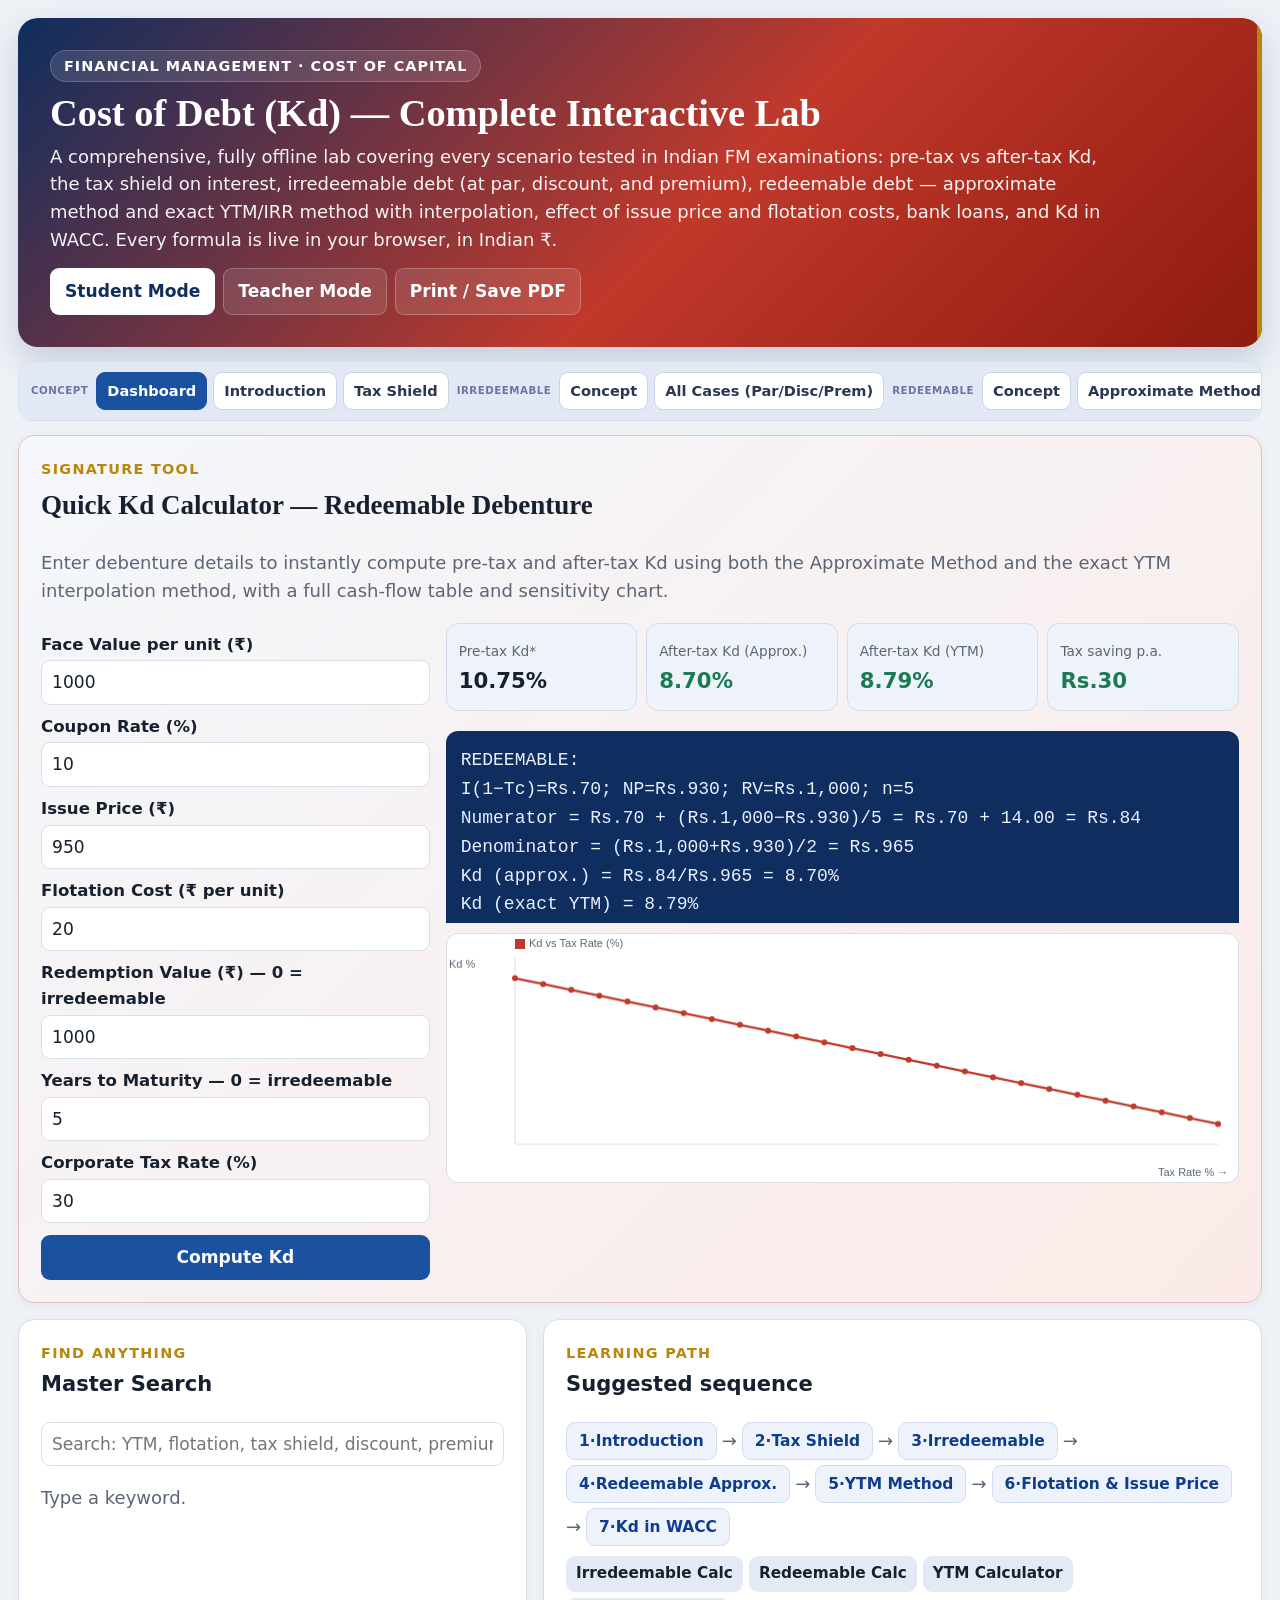
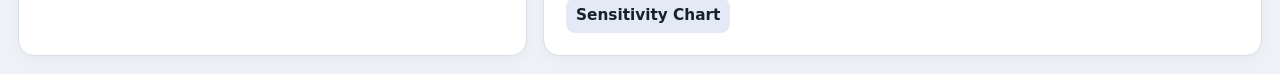
<file: Cost_of_Debt_Lab.html>
<!doctype html>
<html lang="en">
<head>
<meta charset="utf-8">
<meta name="viewport" content="width=device-width,initial-scale=1">
<title>Cost of Debt (Kd) — Complete Interactive Lab</title>
<style>
:root{--bg:#eef2f7;--card:#fff;--ink:#16202e;--muted:#5c6575;--line:#d8dfe8;--blue:#1a52a0;--blue-d:#0f2d5e;--gold:#b8860b;--gold-l:#f2ead0;--green:#1a7a52;--red:#c0392b;color-scheme:light}
*{box-sizing:border-box}html{scroll-behavior:smooth;font-size:18px}
body{margin:0;background:var(--bg);color:var(--ink);font:1rem/1.55 Inter,system-ui,sans-serif}
.wrap{max-width:1420px;margin:auto;padding:18px}
.hero{padding:32px;border-radius:20px;background:linear-gradient(135deg,#0f2d5e 0%,#c0392b 55%,#8e1a0e 100%);color:#fff;box-shadow:0 14px 34px #0f2d5e30;position:relative;overflow:hidden}
.hero::after{content:"";position:absolute;top:0;right:0;bottom:0;width:5px;background:var(--gold)}
.hero h1{font-family:Georgia,serif;font-size:clamp(22px,3vw,40px);margin:0 0 8px;line-height:1.1}
.hero p{margin:0;opacity:.94;font-size:1rem;max-width:1060px}
.hero .chapref{display:inline-block;margin-bottom:10px;background:#ffffff1f;border:1px solid #ffffff30;padding:4px 13px;border-radius:999px;font-size:.8rem;font-weight:800;letter-spacing:.07em;text-transform:uppercase}
.hero .modewrap{margin-top:14px;display:flex;gap:8px;flex-wrap:wrap}
.hero .modewrap button{background:#ffffff1c;border:1px solid #ffffff3d;color:#fff}
.hero .modewrap button.on{background:#fff;color:var(--blue-d)}
.nav{display:flex;flex-wrap:nowrap;gap:6px;padding:10px;margin:14px 0;background:#e2e8f5;border:1px solid var(--line);border-radius:14px;overflow-x:auto;scrollbar-width:thin;position:sticky;top:0;z-index:5}
.tab{border:1px solid #c9d4e4;background:#fff;color:#2b3650;padding:7px 10px;border-radius:9px;font-weight:700;font-size:.81rem;white-space:nowrap;cursor:pointer;transition:.15s}
.tab:hover{transform:translateY(-1px)}.tab.active{background:var(--blue);color:#fff;border-color:var(--blue)}
.navsep{align-self:center;padding:0 2px;font-size:.57rem;font-weight:800;letter-spacing:.5px;text-transform:uppercase;color:#6878a0;white-space:nowrap;user-select:none}
.page{display:none}.page.active{display:block;animation:fade .2s ease}
@keyframes fade{from{opacity:.3}to{opacity:1}}
.grid{display:grid;grid-template-columns:repeat(12,1fr);gap:16px}
.card{background:var(--card);border:1px solid var(--line);border-radius:16px;padding:22px;box-shadow:0 3px 12px #16202e0a}
.s4{grid-column:span 4}.s5{grid-column:span 5}.s6{grid-column:span 6}.s7{grid-column:span 7}.s8{grid-column:span 8}.s12{grid-column:span 12}
h2,h3{margin-top:0}h2{font-family:Georgia,serif}.muted{color:var(--muted)}
label{display:block;font-weight:700;margin:9px 0 3px;font-size:.92rem}
input,select,button{font:inherit}
input,select{width:100%;padding:8px 10px;border:1px solid var(--line);border-radius:9px;background:#fff;color:var(--ink);font-size:.95rem}
input:focus,select:focus{outline:2px solid var(--blue);border-color:var(--blue)}
button{border:0;border-radius:9px;padding:9px 14px;background:var(--blue);color:#fff;font-weight:750;cursor:pointer;font-size:.95rem}
button:hover{filter:brightness(1.08)}.secondary{background:#e4eaf5;color:var(--ink)}
.metrics{display:grid;grid-template-columns:repeat(4,1fr);gap:9px}
.metric{padding:12px;border-radius:12px;background:#eef3fb;border:1px solid #d3ddef}
.metric small{color:var(--muted);font-size:.76rem}.metric strong{display:block;font-size:1.18rem;margin-top:2px}
.formula{background:var(--blue-d);color:#e9eeff;border-radius:12px;padding:15px;font:1rem/1.6 ui-monospace,Menlo,monospace;overflow:auto;white-space:pre-wrap;margin:8px 0}
.callout{padding:13px;border-left:4px solid var(--blue);background:#eef3fb;border-radius:9px;font-size:.96rem;margin:8px 0}
.good{color:var(--green);font-weight:800}.bad{color:var(--red);font-weight:800}.warn{color:var(--gold);font-weight:800}
table{width:100%;border-collapse:collapse}
th,td{padding:8px 9px;border-bottom:1px solid var(--line);text-align:right;white-space:nowrap;font-size:.91rem}
th:first-child,td:first-child{text-align:left}th{background:#eef2f8}
.scroll{overflow:auto;max-height:460px}
.quiz-card{padding:14px;border:1px solid var(--line);border-radius:12px;margin:8px 0}
.answer{margin-top:8px;padding:10px;border-radius:9px;background:#eef2f8;font-size:.95rem}
.mcq-option{display:block;width:100%;text-align:left;padding:8px 11px;margin:4px 0;border-radius:9px;border:1px solid var(--line);background:#fff;color:var(--ink);cursor:pointer;font-size:.94rem}
.mcq-option:hover{background:#eef3fb}.mcq-option.correct{background:#e3f3ea;border-color:var(--green)}.mcq-option.wrong{background:#f8e6e3;border-color:var(--red)}
.pillrow{display:flex;flex-wrap:wrap;gap:6px;align-items:center}
.stepflow{display:flex;flex-wrap:wrap;gap:5px;align-items:center;margin:8px 0}
.step{background:#eef3fb;border:1px solid #d3ddef;color:#0f3d8e;padding:6px 12px;border-radius:9px;font-weight:700;font-size:.86rem}
.arrow{color:var(--muted)}
ul,ol{padding-left:20px}li{margin-bottom:4px}
.adv{border-left:4px solid var(--green);background:#e3f3ea;padding:11px 13px;border-radius:9px;margin-bottom:7px}
.lim{border-left:4px solid var(--red);background:#fbeae7;padding:11px 13px;border-radius:9px;margin-bottom:7px}
canvas{display:block;width:100%;height:250px;border:1px solid var(--line);border-radius:12px;background:#fff}
.note{font-size:.9rem;color:var(--muted)}
.alert{padding:11px 13px;border-radius:10px;background:var(--gold-l);border-left:4px solid var(--gold);margin:8px 0}
.sk{font-size:.8rem;text-transform:uppercase;letter-spacing:.09em;font-weight:850;color:var(--gold);margin-bottom:4px}
.teacher-note{display:none;border-left:4px solid var(--gold);background:var(--gold-l);padding:11px 13px;border-radius:9px;margin-top:9px}
body.teacher .teacher-note{display:block}
.small-btn{padding:6px 10px;font-size:.85rem}
.hl-row{background:#e3f3ea!important;font-weight:700}
.tl-item{display:flex;gap:12px;align-items:flex-start;padding:9px 0;border-bottom:1px dashed var(--line)}
.tl-dot{width:30px;height:30px;border-radius:50%;display:flex;align-items:center;justify-content:center;font-weight:800;font-size:.82rem;flex-shrink:0;margin-top:2px}
.cf-out{background:#fbeae7;border:2px solid var(--red);color:var(--red)}
.cf-in{background:#e3f3ea;border:2px solid var(--green);color:var(--green)}
.cf-n{background:#eef3fb;border:2px solid var(--blue);color:var(--blue)}
@media(max-width:1050px){.metrics{grid-template-columns:repeat(2,1fr)}.s4,.s5,.s6,.s7,.s8{grid-column:span 6}}
@media(max-width:700px){.s4,.s5,.s6,.s7,.s8,.s12{grid-column:span 12}.wrap{padding:10px}}
@media print{.nav,.hero .modewrap,button,input,select{display:none!important}.page{display:block!important}.card{box-shadow:none;break-inside:avoid}body{background:#fff}}
@media(prefers-reduced-motion:reduce){*{animation:none!important}}
</style>
</head>
<body>
<div class="wrap">
<header class="hero">
<span class="chapref">Financial Management · Cost of Capital</span>
<h1>Cost of Debt (Kd) — Complete Interactive Lab</h1>
<p>A comprehensive, fully offline lab covering every scenario tested in Indian FM examinations: pre-tax vs after-tax Kd, the tax shield on interest, irredeemable debt (at par, discount, and premium), redeemable debt — approximate method and exact YTM/IRR method with interpolation, effect of issue price and flotation costs, bank loans, and Kd in WACC. Every formula is live in your browser, in Indian ₹.</p>
<div class="modewrap">
<button id="modeStudent" class="on" onclick="setMode('student')">Student Mode</button>
<button id="modeTeacher" onclick="setMode('teacher')">Teacher Mode</button>
<button onclick="window.print()">Print / Save PDF</button>
</div>
</header>

<nav class="nav">
<span class="navsep">Concept</span>
<button class="tab active" data-page="dashboard">Dashboard</button>
<button class="tab" data-page="intro">Introduction</button>
<button class="tab" data-page="tax_shield">Tax Shield</button>
<span class="navsep">Irredeemable</span>
<button class="tab" data-page="irred_concept">Concept</button>
<button class="tab" data-page="irred_cases">All Cases (Par/Disc/Prem)</button>
<span class="navsep">Redeemable</span>
<button class="tab" data-page="redd_concept">Concept</button>
<button class="tab" data-page="redd_approx">Approximate Method</button>
<button class="tab" data-page="redd_ytm">YTM / IRR Method</button>
<button class="tab" data-page="redd_scenarios">All Scenarios</button>
<span class="navsep">Special Topics</span>
<button class="tab" data-page="flotation">Flotation Costs</button>
<button class="tab" data-page="issue_effect">Issue Price Effect</button>
<button class="tab" data-page="bank_loan">Bank Loans</button>
<button class="tab" data-page="kd_wacc">Kd in WACC</button>
<span class="navsep">Calculators</span>
<button class="tab" data-page="calc_irred">Irredeemable Kd</button>
<button class="tab" data-page="calc_redd">Redeemable Kd</button>
<button class="tab" data-page="calc_ytm">YTM Calculator</button>
<button class="tab" data-page="calc_sens">Sensitivity Chart</button>
<span class="navsep">Practice</span>
<button class="tab" data-page="examples">Worked Examples</button>
<button class="tab" data-page="mcq">MCQ Bank</button>
<button class="tab" data-page="exam_gen">Exam Generator</button>
<span class="navsep">Reference</span>
<button class="tab" data-page="formula_bank">Formula Bank</button>
<button class="tab" data-page="glossary">Glossary</button>
</nav>

<!-- DASHBOARD -->
<section id="dashboard" class="page active">
<div class="grid">
<div class="card s12" style="background:linear-gradient(135deg,#f4f7fc,#fbeae7);border-color:#e8bfba">
<div class="sk">Signature Tool</div>
<h2>Quick Kd Calculator — Redeemable Debenture</h2>
<p class="muted" style="margin-top:0">Enter debenture details to instantly compute pre-tax and after-tax Kd using both the Approximate Method and the exact YTM interpolation method, with a full cash-flow table and sensitivity chart.</p>
<div class="grid" style="margin-top:8px">
<div class="s4">
  <label>Face Value per unit (₹)</label><input id="dFV" type="number" value="1000">
  <label>Coupon Rate (%)</label><input id="dCoupon" type="number" value="10" step="0.5">
  <label>Issue Price (₹)</label><input id="dIssue" type="number" value="950">
  <label>Flotation Cost (₹ per unit)</label><input id="dFlot" type="number" value="20">
  <label>Redemption Value (₹) — 0 = irredeemable</label><input id="dRV" type="number" value="1000">
  <label>Years to Maturity — 0 = irredeemable</label><input id="dN" type="number" value="5" min="0">
  <label>Corporate Tax Rate (%)</label><input id="dTax" type="number" value="30" step="1">
  <button onclick="runDash()" style="margin-top:12px;width:100%">Compute Kd</button>
</div>
<div class="s8">
  <div id="dashMetrics" class="metrics" style="grid-template-columns:repeat(4,1fr);margin-bottom:12px"></div>
  <div id="dashWorking" class="scroll" style="max-height:200px;margin-bottom:10px"></div>
  <canvas id="dashSensChart"></canvas>
</div>
</div>
</div>
<div class="card s5">
<div class="sk">Find anything</div>
<h3>Master Search</h3>
<input id="masterSearch" type="text" placeholder="Search: YTM, flotation, tax shield, discount, premium…">
<div id="masterResults" style="margin-top:10px"></div>
</div>
<div class="card s7">
<div class="sk">Learning Path</div>
<h3>Suggested sequence</h3>
<div class="stepflow">
<span class="step">1·Introduction</span><span class="arrow">→</span>
<span class="step">2·Tax Shield</span><span class="arrow">→</span>
<span class="step">3·Irredeemable</span><span class="arrow">→</span>
<span class="step">4·Redeemable Approx.</span><span class="arrow">→</span>
<span class="step">5·YTM Method</span><span class="arrow">→</span>
<span class="step">6·Flotation &amp; Issue Price</span><span class="arrow">→</span>
<span class="step">7·Kd in WACC</span>
</div>
<div class="pillrow" style="margin-top:10px">
<button class="small-btn secondary" onclick="activatePage('calc_irred')">Irredeemable Calc</button>
<button class="small-btn secondary" onclick="activatePage('calc_redd')">Redeemable Calc</button>
<button class="small-btn secondary" onclick="activatePage('calc_ytm')">YTM Calculator</button>
<button class="small-btn secondary" onclick="activatePage('calc_sens')">Sensitivity Chart</button>
</div>
</div>
</div>
</section>

<!-- INTRODUCTION -->
<section id="intro" class="page">
<div class="grid">
<div class="card s8">
<div class="sk">Foundations</div>
<h2>Cost of Debt — Introduction</h2>
<p>The <b>cost of debt (Kd)</b> is the effective rate the firm pays on its borrowed funds — the yield required by investors who lend money via debentures, bonds, or term loans. It is the cheapest source of long-term finance because interest is <b>tax-deductible</b>, giving debt a tax shield unavailable to preference shares or equity.</p>
<h3>Why cost of debt matters</h3>
<ul>
<li>It forms the debt component in WACC — always used as the <b>after-tax</b> rate.</li>
<li>It is the minimum return borrowed funds must earn to cover the interest burden.</li>
<li>Debt is cheap but not free — excessive debt raises financial risk and eventually raises Kd as lenders demand a default premium.</li>
<li>Kd is directly reduced by the government via the tax shield — a 10% coupon costs only 7% after tax at a 30% tax rate.</li>
</ul>
<h3>Types of debt instruments</h3>
<table>
<tr><th>Instrument</th><th>Redeemable?</th><th>Exam relevance</th></tr>
<tr><td>Debentures / Bonds</td><td>Usually yes (at maturity)</td><td class="good">Core topic</td></tr>
<tr><td>Perpetual / Irredeemable Debentures</td><td>No — interest paid forever</td><td class="warn">Classic exam construct</td></tr>
<tr><td>Term Loans from Banks</td><td>Yes (EMI / bullet repayment)</td><td class="good">Very common</td></tr>
<tr><td>Public Deposits</td><td>Yes (1–3 years)</td><td class="good">NBFCs / companies</td></tr>
</table>
<div class="callout" style="margin-top:10px"><b>The two fundamental cases (always tested separately):</b><br>
<b>Irredeemable:</b> Interest paid forever; no principal repayment. Kd = I(1−Tc)/NP — a pure perpetuity.<br>
<b>Redeemable:</b> Interest for n years + principal repayment at maturity. Two methods: Approximate Formula and exact YTM/IRR.</div>
</div>
<div class="card s4">
<h3>Key symbols</h3>
<table>
<tr><th>Symbol</th><th>Meaning</th></tr>
<tr><td><b>I</b></td><td>Annual interest = Coupon% × FV</td></tr>
<tr><td><b>FV</b></td><td>Face (par) value of debenture</td></tr>
<tr><td><b>NP</b></td><td>Net Proceeds = Issue Price − Flotation</td></tr>
<tr><td><b>RV</b></td><td>Redemption Value (usually = FV)</td></tr>
<tr><td><b>n</b></td><td>Years to maturity</td></tr>
<tr><td><b>Tc</b></td><td>Corporate tax rate</td></tr>
<tr><td><b>Kd</b></td><td>After-tax cost of debt</td></tr>
<tr><td><b>Kd*</b></td><td>Pre-tax cost of debt</td></tr>
</table>
<div class="alert" style="margin-top:10px"><b>Always use after-tax Kd</b> in WACC. Interest creates a tax shield that reduces effective cost.</div>
</div>
</div>
</section>

<!-- TAX SHIELD -->
<section id="tax_shield" class="page">
<div class="grid">
<div class="card s7">
<div class="sk">Foundations</div>
<h2>The Tax Shield on Debt</h2>
<p>Interest on debt is deductible before tax — the government subsidises part of the interest cost. This is the single most important feature of debt financing.</p>
<div class="formula">Tax saving from interest = I × Tc
After-tax interest cost  = I − I×Tc = I(1−Tc)
After-tax Kd = Pre-tax Kd × (1 − Tc)</div>
<h3 style="margin-top:12px">Illustration — ₹10,00,000 of 12% debentures, Tax 30%</h3>
<table>
<tr><th></th><th>Without Debt</th><th>With Debt</th></tr>
<tr><td>EBIT</td><td>₹5,00,000</td><td>₹5,00,000</td></tr>
<tr><td>Less: Interest (12%×10L)</td><td>—</td><td>₹1,20,000</td></tr>
<tr><td>EBT</td><td>₹5,00,000</td><td>₹3,80,000</td></tr>
<tr><td>Tax @ 30%</td><td>₹1,50,000</td><td>₹1,14,000</td></tr>
<tr><td><b>Tax saved due to debt</b></td><td colspan="2" style="text-align:center"><b class="good">₹36,000 = 1,20,000 × 30%</b></td></tr>
<tr><td><b>Effective interest cost</b></td><td colspan="2" style="text-align:center"><b>1,20,000 − 36,000 = ₹84,000</b></td></tr>
<tr class="hl-row"><td><b>After-tax Kd</b></td><td colspan="2" style="text-align:center"><b class="good">84,000/10,00,000 = 8.4%</b></td></tr>
</table>
</div>
<div class="card s5">
<h3>Tax Shield Calculator</h3>
<label>Pre-tax Interest Rate (%)</label><input id="tsRate" type="number" value="12" step="0.5">
<label>Corporate Tax Rate (%)</label><input id="tsTax" type="number" value="30" step="1">
<button onclick="calcTS()" style="margin-top:10px;width:100%">Compute</button>
<div id="tsResult" style="margin-top:12px"></div>
<div class="callout" style="margin-top:12px">Higher tax rate → greater tax shield → lower after-tax Kd.<br><br>At Tc=30%: 12% coupon → <b>8.40%</b> after tax<br>At Tc=35%: 12% coupon → <b>7.80%</b> after tax<br>At Tc=0%: no benefit — Kd = coupon rate</div>
<div class="teacher-note"><b>Teaching note:</b> The tax shield is why MM-with-tax shows V_L = V_U + Tc×D. Connect Kd to capital structure theory — the same tax benefit that lowers Kd raises firm value.</div>
</div>
</div>
</section>

<!-- IRREDEEMABLE CONCEPT -->
<section id="irred_concept" class="page">
<div class="grid">
<div class="card s7">
<div class="sk">Irredeemable Debt</div>
<h2>Irredeemable (Perpetual) Debt — Concept &amp; Formula</h2>
<p>Irredeemable debt carries <b>no obligation to repay the principal</b> — interest is paid forever. The firm's only cash outflow is the periodic interest payment in perpetuity.</p>
<div class="formula">The investor receives interest I every year forever →
market price P₀ = I / Kd* (a perpetuity)

Rearranging:
  Pre-tax Kd*  = I / NP
  After-tax Kd = I(1−Tc) / NP
               = Kd* × (1 − Tc)

where NP = Issue Price − Flotation Costs</div>
<h3 style="margin-top:12px">Cash flow timeline</h3>
<div class="tl-item"><div class="tl-dot cf-out">0</div><div style="flex:1"><b>Year 0 (firm receives):</b> NP = Issue Price − Flotation Costs</div></div>
<div class="tl-item"><div class="tl-dot cf-in">1…∞</div><div style="flex:1"><b>Every year forever (firm pays):</b> I(1−Tc) after-tax interest</div></div>
<div class="tl-item"><div class="tl-dot cf-n">∞</div><div style="flex:1"><b>No redemption</b> — principal never repaid.</div></div>
<div class="callout" style="margin-top:12px"><b>Effect of issue price on Kd (Irredeemable):</b>
<table style="margin-top:8px">
<tr><th>Issued at</th><th>NP vs FV</th><th>Kd vs Coupon×(1−Tc)</th></tr>
<tr><td>Par (no flotation)</td><td>NP = FV</td><td>Kd = Coupon×(1−Tc)</td></tr>
<tr><td>Discount</td><td>NP &lt; FV</td><td class="bad">Kd &gt; Coupon×(1−Tc)</td></tr>
<tr><td>Premium</td><td>NP &gt; FV</td><td class="good">Kd &lt; Coupon×(1−Tc)</td></tr>
</table></div>
</div>
<div class="card s5">
<h3>Illustrations</h3>
<p class="note"><b>Case 1 — At Par:</b> 12% debentures, FV ₹100, issued at par, no flotation. Tax 30%.</p>
<div class="formula">NP = ₹100
Kd = 12×0.70/100 = 8.40%</div>
<p class="note"><b>Case 2 — At Discount:</b> 8% debentures, FV ₹1,000, issued ₹920, flotation ₹15. Tax 35%.</p>
<div class="formula">NP = 920−15 = ₹905
Kd* = 80/905 = 8.84%
Kd  = 80×0.65/905 = 52/905 = 5.75%</div>
<p class="note"><b>Case 3 — At Premium:</b> 10% debentures, FV ₹100, issued ₹108, flotation ₹3. Tax 30%.</p>
<div class="formula">NP = 108−3 = ₹105
Kd* = 10/105 = 9.52%
Kd  = 10×0.70/105 = 7/105 = 6.67%</div>
</div>
</div>
</section>

<!-- IRRED ALL CASES -->
<section id="irred_cases" class="page">
<div class="grid">
<div class="card s7">
<div class="sk">Irredeemable Debt</div>
<h2>Irredeemable Kd — All Cases Side by Side</h2>
<p class="note">Base case: 10% debentures, FV ₹1,000, tax rate 30%. Flotation ₹30 in relevant cases.</p>
<table>
<tr><th>Case</th><th>Issue Price</th><th>Flotation</th><th>NP</th><th>I(1−Tc)</th><th>Kd (after-tax)</th></tr>
<tr><td>At par, no flotation</td><td>₹1,000</td><td>—</td><td>₹1,000</td><td>₹70</td><td>7.00%</td></tr>
<tr><td>At par, with flotation</td><td>₹1,000</td><td>₹30</td><td>₹970</td><td>₹70</td><td>7.22%</td></tr>
<tr><td>At discount (₹950)</td><td>₹950</td><td>₹30</td><td>₹920</td><td>₹70</td><td>7.61%</td></tr>
<tr><td>At discount (₹900)</td><td>₹900</td><td>₹30</td><td>₹870</td><td>₹70</td><td>8.05%</td></tr>
<tr><td>At premium (₹1,050)</td><td>₹1,050</td><td>₹30</td><td>₹1,020</td><td>₹70</td><td>6.86%</td></tr>
<tr><td>At premium (₹1,100)</td><td>₹1,100</td><td>₹30</td><td>₹1,070</td><td>₹70</td><td>6.54%</td></tr>
</table>
<div class="callout" style="margin-top:12px"><b>Key pattern:</b> For irredeemable debt, Kd falls monotonically as NP rises. Flotation cost always raises Kd by reducing NP. There is no capital gain/loss consideration — only the annual interest relative to net proceeds matters.</div>
</div>
<div class="card s5">
<h3>Irredeemable Kd — Quick Calculator</h3>
<label>Face Value (₹)</label><input id="icFV" type="number" value="1000">
<label>Coupon Rate (%)</label><input id="icCoupon" type="number" value="10" step="0.5">
<label>Issue Price (₹)</label><input id="icIssue" type="number" value="1000">
<label>Flotation Cost (₹)</label><input id="icFlot" type="number" value="0">
<label>Tax Rate (%)</label><input id="icTax" type="number" value="30" step="1">
<button onclick="calcIrred()" style="margin-top:10px;width:100%">Compute Kd</button>
<div id="icResult" style="margin-top:12px"></div>
</div>
</div>
</section>

<!-- REDEEMABLE CONCEPT -->
<section id="redd_concept" class="page">
<div class="grid">
<div class="card s7">
<div class="sk">Redeemable Debt</div>
<h2>Redeemable Debt — Concept</h2>
<p>Redeemable debt has a fixed maturity — the firm pays interest for n years and repays the principal (Redemption Value) at the end.</p>
<h3>Cash flow timeline</h3>
<div class="tl-item"><div class="tl-dot cf-out">0</div><div style="flex:1"><b>Year 0 (firm receives):</b> NP = Issue Price − Flotation Costs</div></div>
<div class="tl-item"><div class="tl-dot cf-in">1..n</div><div style="flex:1"><b>Years 1 to n (firm pays):</b> I(1−Tc) after-tax interest each year</div></div>
<div class="tl-item"><div class="tl-dot cf-in">n</div><div style="flex:1"><b>Year n (firm pays):</b> Redemption Value RV (usually = Face Value)</div></div>
<div class="callout" style="margin-top:10px"><b>Key complication vs irredeemable:</b> When issued at discount (NP &lt; RV), the firm repays more than it received → capital loss to firm (= gain to investor) → raises Kd. When issued at premium and redeemed at par (NP &gt; RV), firm repays less → lowers Kd. This capital gain/loss must be incorporated — either via the approximate formula or by exact YTM.</div>
<h3 style="margin-top:12px">Capital gain / loss effect</h3>
<table>
<tr><th>Situation</th><th>RV vs NP</th><th>Effect on Kd</th></tr>
<tr><td>Issued at par, redeemed at par</td><td>RV = NP</td><td>Kd = Coupon×(1−Tc)</td></tr>
<tr><td>Issued at discount</td><td>RV &gt; NP</td><td class="bad">Kd rises (capital gain to investor)</td></tr>
<tr><td>Issued at premium, redeemed at par</td><td>RV &lt; NP</td><td class="good">Kd falls (capital loss to investor)</td></tr>
<tr><td>Redeemed at premium</td><td>RV &gt; FV = NP</td><td class="bad">Kd rises further</td></tr>
</table>
</div>
<div class="card s5">
<h3>Two methods — when to use which</h3>
<div class="adv"><b>Approximate Method:</b> Use when the question asks for a quick computation or specifies "approximate" or "short-cut." Fast, direct formula. Slightly overestimates Kd for discount issues. Standard in Indian FM exams.</div>
<div class="adv" style="margin-top:8px"><b>YTM / IRR Method:</b> Use when the question asks for "exact" cost or "using PV tables." Involves trial rates + linear interpolation. More accurate — especially when the difference between NP and RV is large or when n is long.</div>
<div class="alert" style="margin-top:10px"><b>Exam tip:</b> If the question provides present value factor tables, use the YTM method. If it asks to "compute Kd" without specifying, the approximate method is usually expected unless explicitly stated otherwise.</div>
</div>
</div>
</section>

<!-- REDEEMABLE APPROXIMATE -->
<section id="redd_approx" class="page">
<div class="grid">
<div class="card s7">
<div class="sk">Redeemable Debt</div>
<h2>Redeemable Kd — Approximate (Short-Cut) Method</h2>
<div class="formula">After-tax Kd =

  I(1−Tc) + (RV − NP)/n
  ─────────────────────────
       (RV + NP) / 2

Pre-tax Kd* =

  I + (RV − NP)/n
  ─────────────────────────
       (RV + NP) / 2

where:
  I   = Annual interest = Coupon% × FV
  Tc  = Corporate tax rate
  RV  = Redemption Value
  NP  = Net Proceeds = Issue Price − Flotation Cost
  n   = Years to maturity</div>
<h3 style="margin-top:12px">Understanding each part</h3>
<div class="callout"><b>Numerator = annual net cost to firm:</b><br>I(1−Tc) = after-tax interest paid every year<br>(RV−NP)/n = annual equivalent of the capital gain/loss at redemption — spread evenly over n years<br><br><b>Denominator = average funds outstanding:</b><br>(RV+NP)/2 = average of what was received (NP) and what will be repaid (RV)</div>
<h3 style="margin-top:12px">Step-by-step illustration</h3>
<p class="note">10% debentures, FV ₹1,000, issued ₹950, flotation ₹20, redeemable at par after 5 years. Tax 30%.</p>
<div class="formula">Step 1: I = 10% × 1,000 = ₹100
Step 2: I(1−Tc) = 100 × 0.70 = ₹70
Step 3: NP = 950 − 20 = ₹930
Step 4: Annual capital gain = (1,000−930)/5 = 70/5 = ₹14
Step 5: Average funds = (1,000+930)/2 = ₹965
Step 6: Kd = (70+14)/965 = 84/965 = 8.70%

Pre-tax Kd* = (100+14)/965 = 114/965 = 11.81%</div>
</div>
<div class="card s5">
<h3>Quick Approximate Kd Calculator</h3>
<label>Face Value (₹)</label><input id="arFV" type="number" value="1000">
<label>Coupon Rate (%)</label><input id="arCoupon" type="number" value="10" step="0.5">
<label>Issue Price (₹)</label><input id="arIssue" type="number" value="950">
<label>Flotation Cost (₹)</label><input id="arFlot" type="number" value="20">
<label>Redemption Value (₹)</label><input id="arRV" type="number" value="1000">
<label>Years to Maturity</label><input id="arN" type="number" value="5" min="1">
<label>Tax Rate (%)</label><input id="arTax" type="number" value="30" step="1">
<button onclick="calcApprox()" style="margin-top:10px;width:100%">Compute Approximate Kd</button>
<div id="arResult" style="margin-top:12px"></div>
</div>
</div>
</section>

<!-- YTM METHOD -->
<section id="redd_ytm" class="page">
<div class="grid">
<div class="card s7">
<div class="sk">Redeemable Debt</div>
<h2>Redeemable Kd — Exact YTM / IRR Method</h2>
<p>The exact Kd is the after-tax YTM (Yield to Maturity) — the discount rate that makes the PV of all future after-tax cash outflows equal to the net proceeds received today.</p>
<div class="formula">Find Kd such that:
  NP = Σ[I(1−Tc)/(1+Kd)ᵗ] + RV/(1+Kd)ⁿ

Equivalently, the IRR of the cash flow stream:
  Year 0:   +NP   (inflow to firm)
  Year 1–n: −I(1−Tc)  (interest outflow)
  Year n:   −RV   (redemption outflow, in addition to interest)

Solved by Trial &amp; Error + Linear Interpolation:
  Choose L (low rate) → NPV_L > 0
  Choose H (high rate) → NPV_H < 0
  
  Kd = L + [NPV_L / (NPV_L − NPV_H)] × (H − L)</div>
<h3 style="margin-top:12px">Full illustration (same data as Approx. example)</h3>
<p class="note">10% deb, FV ₹1,000, NP ₹930, RV ₹1,000, n=5, Tax 30%. After-tax interest = ₹70/yr.</p>
<div class="formula">Try L = 8%:
PV of interest = 70 × PVAF(8%,5) = 70 × 3.993 = 279.51
PV of RV      = 1,000 × PVF(8%,5) = 1,000 × 0.681 = 681.00
Total PV      = 960.51
NPV_L = 960.51 − 930 = +30.51  ✓ (positive)

Try H = 10%:
PV of interest = 70 × PVAF(10%,5) = 70 × 3.791 = 265.37
PV of RV      = 1,000 × PVF(10%,5) = 1,000 × 0.621 = 621.00
Total PV      = 886.37
NPV_H = 886.37 − 930 = −43.63  ✓ (negative)

Kd = 8 + [30.51 / (30.51 + 43.63)] × (10 − 8)
   = 8 + [30.51 / 74.14] × 2
   = 8 + 0.411 × 2
   = 8 + 0.82 = 8.82%

(Approximate method gave 8.70% — close but not exact)</div>
</div>
<div class="card s5">
<h3>YTM Step-by-Step</h3>
<div class="stepflow" style="flex-direction:column;align-items:flex-start;gap:8px">
<div class="step">1. Identify all after-tax cash flows: NP at Year 0; I(1−Tc) each year; RV at Year n</div>
<div class="step">2. Start with a trial rate slightly below the approximate Kd</div>
<div class="step">3. Compute PV of all outflows at trial rate L → check NPV_L > 0</div>
<div class="step">4. Try a higher rate H → check NPV_H &lt; 0</div>
<div class="step">5. Apply interpolation: Kd = L + [NPV_L/(NPV_L−NPV_H)]×(H−L)</div>
</div>
<div class="alert" style="margin-top:12px"><b>Choosing trial rates:</b> Start with the approximate Kd as a guide — try L = approx Kd − 1% and H = approx Kd + 2%. Adjust if both give the same sign. The approximate method is an excellent starting point for trial rates.</div>
<div class="teacher-note"><b>Teaching note:</b> The interpolation formula assumes linearity between the two trial rates — NPV is actually a convex function, so the interpolated result slightly overestimates Kd. The closer L and H, the more accurate the interpolation.</div>
</div>
</div>
</section>

<!-- REDEEMABLE ALL SCENARIOS -->
<section id="redd_scenarios" class="page">
<div class="grid">
<div class="card s12">
<div class="sk">Redeemable Debt</div>
<h2>Redeemable Kd — All Scenarios Compared</h2>
<p class="note">Base: FV ₹1,000, Coupon 10%, n=5 years, Tax 30%. After-tax interest I(1−Tc) = ₹70/yr. Redemption at par (₹1,000) unless stated.</p>
<table>
<tr><th>Scenario</th><th>Issue Price</th><th>Flotation</th><th>NP</th><th>RV</th><th>Num = 70+(RV−NP)/5</th><th>Den = (RV+NP)/2</th><th>Kd (Approx.)</th></tr>
<tr><td>At par, no flotation</td><td>₹1,000</td><td>—</td><td>₹1,000</td><td>₹1,000</td><td>70 + 0 = 70</td><td>1,000</td><td>7.00%</td></tr>
<tr><td>At par, with flotation</td><td>₹1,000</td><td>₹30</td><td>₹970</td><td>₹1,000</td><td>70 + 6 = 76</td><td>985</td><td>7.72%</td></tr>
<tr><td>At discount (₹950), flotation ₹20</td><td>₹950</td><td>₹20</td><td>₹930</td><td>₹1,000</td><td>70 + 14 = 84</td><td>965</td><td>8.70%</td></tr>
<tr><td>At premium (₹1,050), flotation ₹20</td><td>₹1,050</td><td>₹20</td><td>₹1,030</td><td>₹1,000</td><td>70 − 6 = 64</td><td>1,015</td><td>6.31%</td></tr>
<tr><td>Redeemed at premium (₹1,050), issued at par</td><td>₹1,000</td><td>—</td><td>₹1,000</td><td>₹1,050</td><td>70 + 10 = 80</td><td>1,025</td><td>7.80%</td></tr>
<tr><td>Deep discount (₹800), no flotation</td><td>₹800</td><td>—</td><td>₹800</td><td>₹1,000</td><td>70 + 40 = 110</td><td>900</td><td>12.22%</td></tr>
</table>
<div class="callout" style="margin-top:12px"><b>Pattern summary:</b> Kd rises when NP falls below RV (discount issue OR redemption premium) because the firm repays more than it received — a capital gain to the investor raises the total return. Kd falls when NP exceeds RV (premium issue, par redemption) because the firm repays less than it received.</div>
</div>
</div>
</section>

<!-- FLOTATION COSTS -->
<section id="flotation" class="page">
<div class="grid">
<div class="card s7">
<div class="sk">Special Topics</div>
<h2>Flotation Costs — Effect on Kd</h2>
<p>Flotation costs (issue costs, underwriting fees, brokerage, registration charges) are deducted from the issue price to get the net proceeds (NP). Since Kd = f(1/NP), lower NP means higher Kd.</p>
<div class="formula">NP = Issue Price − Flotation Cost (₹ amount)
   = Issue Price × (1 − f%)   if given as percentage

Effect on Kd:
  More flotation cost → Lower NP → Higher Kd

For irredeemable:  Kd = I(1−Tc) / NP  ↑ when NP ↓
For redeemable:    Kd = [I(1−Tc)+(RV−NP)/n] / [(RV+NP)/2]
  Numerator ↑ (RV−NP rises) AND Denominator ↓ (avg falls)
  → Both effects raise Kd</div>
<h3 style="margin-top:12px">Illustration — Effect of flotation cost on redeemable Kd</h3>
<p class="note">10% deb, FV ₹1,000, issued ₹1,000, redeemable at par, n=5, Tax 30%. I(1−Tc)=₹70.</p>
<table>
<tr><th>Flotation (₹)</th><th>NP</th><th>Numerator</th><th>Denominator</th><th>Kd</th></tr>
<tr><td>0</td><td>1,000</td><td>70+0=70</td><td>1,000</td><td>7.00%</td></tr>
<tr><td>20</td><td>980</td><td>70+4=74</td><td>990</td><td>7.47%</td></tr>
<tr><td>50</td><td>950</td><td>70+10=80</td><td>975</td><td>8.21%</td></tr>
<tr><td>100</td><td>900</td><td>70+20=90</td><td>950</td><td>9.47%</td></tr>
</table>
<div class="callout" style="margin-top:10px">A ₹100 flotation cost on a ₹1,000 debenture raises Kd from 7.00% to 9.47% — a 247 bps increase. This is why firms try to minimise flotation costs and prefer internally generated funds (retained earnings) for equity which carry zero flotation.</div>
</div>
<div class="card s5">
<canvas id="flotChart"></canvas>
<p class="note" style="margin-top:6px">Kd rises steeply as flotation costs increase, because they reduce NP while simultaneously raising the annual capital gain component.</p>
</div>
</div>
</section>

<!-- ISSUE PRICE EFFECT -->
<section id="issue_effect" class="page">
<div class="grid">
<div class="card s7">
<div class="sk">Special Topics</div>
<h2>Effect of Issue Price on Kd — Full Analysis</h2>
<p>The issue price determines the net proceeds and, in the case of redeemable debt, the capital gain or loss at maturity. It is one of the most tested topics in cost of debt problems.</p>
<h3>Why issue price matters differently for irredeemable vs redeemable</h3>
<table>
<tr><th>Factor</th><th>Irredeemable</th><th>Redeemable</th></tr>
<tr><td>NP effect</td><td>Yes — directly in denominator</td><td>Yes — in both numerator and denominator</td></tr>
<tr><td>Capital gain/loss</td><td class="bad">No — never repaid</td><td class="good">Yes — (RV−NP)/n in numerator</td></tr>
<tr><td>Discount → Kd</td><td>Rises (lower NP)</td><td>Rises more (lower NP + capital gain)</td></tr>
<tr><td>Premium → Kd</td><td>Falls (higher NP)</td><td>Falls more (higher NP + capital loss)</td></tr>
</table>
<h3 style="margin-top:12px">Sensitivity to issue price — Redeemable 10% Deb, FV ₹1,000, n=5, Tax 30%</h3>
<canvas id="issueChart"></canvas>
<p class="note" style="margin-top:4px">Kd falls as issue price rises — both because NP increases and because the capital gain at maturity (RV−NP) decreases.</p>
</div>
<div class="card s5">
<h3>At Par, Discount, Premium — Summary</h3>
<div class="adv"><b>Issued at Par (NP = RV):</b><br>No capital gain/loss. Kd = Coupon×(1−Tc) exactly (if no flotation). The cleanest case.</div>
<div class="lim" style="margin-top:8px"><b>Issued at Discount (NP &lt; RV):</b><br>Investor gets a capital gain at maturity. This extra return raises the investor's total yield → raises Kd above the after-tax coupon rate. Firm is effectively paying more than the coupon rate.</div>
<div class="adv" style="margin-top:8px"><b>Issued at Premium (NP &gt; RV = FV):</b><br>Investor suffers a capital loss at maturity. This reduces the total return → lowers Kd below the after-tax coupon rate. Firm is effectively paying less than the coupon rate (offset by the higher amount received upfront).</div>
<div class="alert" style="margin-top:10px"><b>Redeemed at Premium (RV &gt; FV):</b><br>Even if issued at par, a redemption premium means RV &gt; NP → capital gain to investor → Kd rises above the after-tax coupon rate.</div>
</div>
</div>
</section>

<!-- BANK LOANS -->
<section id="bank_loan" class="page">
<div class="grid">
<div class="card s7">
<div class="sk">Special Topics</div>
<h2>Cost of Bank Loans / Term Loans</h2>
<p>Bank loans (term loans) are the most common form of debt for Indian companies. Unlike debentures, bank loans typically have no issue price variation or flotation costs — they are borrowed and repaid at the same principal amount. The cost computation is simpler.</p>
<h3>Case 1 — Simple term loan (bullet repayment)</h3>
<div class="formula">Pre-tax Kd* = Interest Rate on Loan (%)

After-tax Kd = Interest Rate × (1 − Tc)

Example: ₹50,00,000 term loan at 12% p.a., Tax 30%.
  After-tax Kd = 12% × (1 − 0.30) = 8.40%

No NP adjustment needed — the firm receives exactly
the loan amount and repays exactly the loan amount.</div>
<h3 style="margin-top:12px">Case 2 — Loan with processing / arrangement fee</h3>
<div class="formula">If the bank deducts a one-time processing fee (f):
  NP = Loan Amount − Processing Fee
  After-tax Kd = Interest(1−Tc) / NP (for perpetual loans)

For term loans, use the approximate formula:
  Kd = [Interest(1−Tc) + (Loan−NP)/n] / [(Loan+NP)/2]

Example: ₹10,00,000 loan at 14%, 2% processing fee,
5-year tenor, Tax 30%.
  NP = 10,00,000 − 20,000 = ₹9,80,000
  Interest(1−Tc) = 10,00,000×14%×0.70 = ₹98,000
  Capital adjustment = (10,00,000−9,80,000)/5 = ₹4,000
  Kd = (98,000+4,000)/[(10,00,000+9,80,000)/2]
     = 1,02,000/9,90,000 = 10.30%</div>
</div>
<div class="card s5">
<h3>Bank Loan Kd Calculator</h3>
<label>Loan Amount (₹)</label><input id="blLoan" type="number" value="1000000">
<label>Annual Interest Rate (%)</label><input id="blRate" type="number" value="12" step="0.5">
<label>Processing / Arrangement Fee (₹)</label><input id="blFee" type="number" value="0">
<label>Loan Tenor — years (0 = perpetual)</label><input id="blN" type="number" value="5" min="0">
<label>Tax Rate (%)</label><input id="blTax" type="number" value="30" step="1">
<button onclick="calcBankLoan()" style="margin-top:10px;width:100%">Compute Kd</button>
<div id="blResult" style="margin-top:12px"></div>
<div class="callout" style="margin-top:10px"><b>Key difference from debentures:</b> Bank loans have no market price — they are bilateral contracts. There is no YTM to compute in the market sense. The approximate formula (or simply pre-tax rate × (1−Tc) when no fees) is the standard approach.</div>
</div>
</div>
</section>

<!-- Kd IN WACC -->
<section id="kd_wacc" class="page">
<div class="grid">
<div class="card s7">
<div class="sk">Kd in WACC</div>
<h2>Using Kd in WACC</h2>
<p>The after-tax Kd enters WACC as the cost assigned to the debt component, weighted by debt's proportion in the capital structure.</p>
<div class="formula">WACC = Wd × Kd(after-tax) + Wp × Kp + We × Ke

where Wd = D / (D + P + E)   (book or market value weight)

Always use AFTER-TAX Kd in WACC — never the pre-tax rate.
The tax shield is a real, permanent reduction in the firm's
effective cost of borrowing.</div>
<h3 style="margin-top:12px">Illustration — WACC computation</h3>
<p class="note">Capital structure: 12% Debentures ₹30L (NP ₹28L, n=6, RV ₹30L). Preference ₹10L (Kp 11%). Equity ₹60L (Ke 15%). Tax 30%.</p>
<div class="formula">Step 1: Compute Kd (approximate)
  I(1−Tc) = 12%×30L×0.70 = ₹2,52,000 (on FV basis per ₹)
  Per ₹1,000 FV: I=₹120; I(1−Tc)=₹84; NP=₹933.33; n=6
  Kd = [84+(1000−933.33)/6]/[(1000+933.33)/2]
     = [84+11.11]/966.67 = 95.11/966.67 = 9.84%

Step 2: WACC (book value weights)
  Total = 30+10+60 = ₹100L
  WACC = (30/100)×9.84% + (10/100)×11% + (60/100)×15%
       = 2.95% + 1.10% + 9.00% = 13.05%</div>
</div>
<div class="card s5">
<h3>Common mistakes in using Kd in WACC</h3>
<div class="lim"><b>1. Using pre-tax Kd:</b> Always multiply by (1−Tc). WACC must use the after-tax cost to reflect the real cash cost to the firm.</div>
<div class="lim" style="margin-top:8px"><b>2. Using coupon rate directly:</b> The coupon rate only equals Kd when issued at par with no flotation costs. Always compute Kd from NP and RV.</div>
<div class="lim" style="margin-top:8px"><b>3. Using book value of debt when market value required:</b> If the question asks for MV-WACC, use the current market price of the debenture as the weight, not the face or book value.</div>
<div class="adv" style="margin-top:8px"><b>Correct approach:</b> Compute after-tax Kd using the appropriate method (approximate or YTM), then use it with the specified weights (book or market value) in the WACC formula.</div>
</div>
</div>
</section>

<!-- CALC IRREDEEMABLE -->
<section id="calc_irred" class="page">
<div class="grid">
<div class="card s5">
<div class="sk">Calculator</div>
<h2>Irredeemable Kd Calculator</h2>
<label>Face Value per unit (₹)</label><input id="ciFV" type="number" value="1000">
<label>Coupon Rate (%)</label><input id="ciCoupon" type="number" value="10" step="0.5">
<label>Issue Price (₹)</label><input id="ciIssue" type="number" value="1000">
<label>Flotation Cost (₹ per unit)</label><input id="ciFlot" type="number" value="0">
<label>Tax Rate (%)</label><input id="ciTax" type="number" value="30" step="1">
<button onclick="calcIrredFull()" style="margin-top:12px;width:100%">Compute Kd</button>
</div>
<div class="card s7" id="ciResult">
<h3>Results will appear here</h3>
<p class="muted">Enter details and click Compute.</p>
</div>
</div>
</section>

<!-- CALC REDEEMABLE -->
<section id="calc_redd" class="page">
<div class="grid">
<div class="card s5">
<div class="sk">Calculator</div>
<h2>Redeemable Kd Calculator</h2>
<label>Face Value per unit (₹)</label><input id="crFV" type="number" value="1000">
<label>Coupon Rate (%)</label><input id="crCoupon" type="number" value="10" step="0.5">
<label>Issue Price (₹)</label><input id="crIssue" type="number" value="950">
<label>Flotation Cost (₹ per unit)</label><input id="crFlot" type="number" value="20">
<label>Redemption Value (₹)</label><input id="crRV" type="number" value="1000">
<label>Years to Maturity</label><input id="crN" type="number" value="5" min="1">
<label>Tax Rate (%)</label><input id="crTax" type="number" value="30" step="1">
<button onclick="calcReddFull()" style="margin-top:12px;width:100%">Compute Kd (Both Methods)</button>
</div>
<div class="card s7" id="crResult">
<h3>Results will appear here</h3>
<p class="muted">Enter details and click Compute.</p>
</div>
</div>
</section>

<!-- CALC YTM -->
<section id="calc_ytm" class="page">
<div class="grid">
<div class="card s5">
<div class="sk">Calculator</div>
<h2>YTM / IRR Calculator (with interpolation)</h2>
<p class="note">Finds the exact after-tax Kd by numerical bisection — simulates the trial-and-error method with automatic interpolation.</p>
<label>Net Proceeds NP (₹)</label><input id="ytNP" type="number" value="930">
<label>After-tax Annual Interest I(1−Tc) (₹)</label><input id="ytI" type="number" value="70">
<label>Redemption Value RV (₹)</label><input id="ytRV" type="number" value="1000">
<label>Years to Maturity, n</label><input id="ytN" type="number" value="5" min="1">
<label>Trial Rate L — Low (%)</label><input id="ytL" type="number" value="8" step="0.5">
<label>Trial Rate H — High (%)</label><input id="ytH" type="number" value="10" step="0.5">
<button onclick="calcYTMFull()" style="margin-top:12px;width:100%">Compute YTM Kd</button>
</div>
<div class="card s7" id="ytResult">
<h3>Results will appear here</h3>
<p class="muted">Enter details and click Compute. The calculator shows the full interpolation working.</p>
</div>
</div>
</section>

<!-- SENSITIVITY CHART -->
<section id="calc_sens" class="page">
<div class="grid">
<div class="card s5">
<div class="sk">Calculator</div>
<h2>Kd Sensitivity Chart</h2>
<p class="note">See how Kd changes as you vary one parameter at a time.</p>
<label>Face Value (₹)</label><input id="ssFV" type="number" value="1000">
<label>Coupon Rate (%)</label><input id="ssCoupon" type="number" value="10" step="0.5">
<label>Base Issue Price (₹)</label><input id="ssIssue" type="number" value="950">
<label>Flotation (₹)</label><input id="ssFlot" type="number" value="20">
<label>Redemption Value (₹)</label><input id="ssRV" type="number" value="1000">
<label>Years to Maturity</label><input id="ssN" type="number" value="5" min="1">
<label>Tax Rate (%)</label><input id="ssTax" type="number" value="30" step="1">
<label>Vary</label>
<select id="ssVary">
<option value="issue">Issue Price (₹800 to ₹1,100)</option>
<option value="tax">Tax Rate (0% to 50%)</option>
<option value="coupon">Coupon Rate (5% to 20%)</option>
<option value="n">Years to Maturity (2 to 15)</option>
</select>
<button onclick="plotSens()" style="margin-top:10px;width:100%">Plot Chart</button>
</div>
<div class="card s7">
<canvas id="sensChart" style="height:300px"></canvas>
<div id="sensResult" class="callout" style="margin-top:10px">Configure and click Plot.</div>
</div>
</div>
</section>

<!-- WORKED EXAMPLES -->
<section id="examples" class="page">
<div class="grid">
<div class="card s6">
<h3>Example 1 — Irredeemable at Discount</h3>
<p>9% irredeemable debentures, FV ₹100, issued at ₹92, flotation ₹4. Tax 35%. Compute pre-tax and after-tax Kd.</p>
<button class="small-btn secondary" onclick="toggleAns('ex1a')">Show / Hide Solution</button>
<div id="ex1a" class="answer" style="display:none">
<p>I = 9%×100 = ₹9; NP = 92−4 = ₹88</p>
<p>Pre-tax Kd* = 9/88 = <b>10.23%</b></p>
<p>After-tax Kd = 9×(1−0.35)/88 = 9×0.65/88 = 5.85/88 = <b class="good">6.65%</b></p>
<p class="note">If issued at par (NP=₹100): Kd* = 9%; Kd = 5.85%. Discount raised Kd from 5.85% to 6.65%.</p>
</div>
</div>
<div class="card s6">
<h3>Example 2 — Redeemable, Approximate Method</h3>
<p>12% debentures, FV ₹1,000, issued at ₹980, flotation ₹15, redeemable at ₹1,050 after 6 years. Tax 30%. Compute Kd (approximate).</p>
<button class="small-btn secondary" onclick="toggleAns('ex2a')">Show / Hide Solution</button>
<div id="ex2a" class="answer" style="display:none">
<p>I = 12%×1,000=₹120; I(1−Tc) = 120×0.70=₹84</p>
<p>NP = 980−15 = ₹965; RV = ₹1,050; n = 6</p>
<p>Capital gain = (1,050−965)/6 = 85/6 = ₹14.17</p>
<p>Average funds = (1,050+965)/2 = ₹1,007.50</p>
<p>Kd = (84+14.17)/1,007.50 = 98.17/1,007.50 = <b class="good">9.74%</b></p>
</div>
</div>
<div class="card s6">
<h3>Example 3 — YTM / IRR Method (Full Interpolation)</h3>
<p>10% debentures, FV ₹1,000, NP ₹930, redeemable at par after 5 years. Tax 30%. Compute exact Kd. PVAF(8%,5)=3.993; PVF(8%,5)=0.681; PVAF(10%,5)=3.791; PVF(10%,5)=0.621.</p>
<button class="small-btn secondary" onclick="toggleAns('ex3a')">Show / Hide Solution</button>
<div id="ex3a" class="answer" style="display:none">
<p>I(1−Tc) = 100×0.70 = ₹70/yr; RV = ₹1,000</p>
<p><b>At L = 8%:</b> PV = 70×3.993 + 1000×0.681 = 279.51+681 = 960.51; NPV_L = 960.51−930 = <b>+30.51</b></p>
<p><b>At H = 10%:</b> PV = 70×3.791 + 1000×0.621 = 265.37+621 = 886.37; NPV_H = 886.37−930 = <b>−43.63</b></p>
<p>Kd = 8 + [30.51/(30.51+43.63)]×(10−8) = 8 + (30.51/74.14)×2 = 8 + 0.823 = <b class="good">8.82%</b></p>
</div>
</div>
<div class="card s6">
<h3>Example 4 — Redeemable at Premium</h3>
<p>11% debentures, FV ₹1,000, issued at par (no flotation), redeemable at ₹1,080 after 7 years. Tax 30%. Compute Kd (approximate).</p>
<button class="small-btn secondary" onclick="toggleAns('ex4a')">Show / Hide Solution</button>
<div id="ex4a" class="answer" style="display:none">
<p>I = 11%×1,000=₹110; I(1−Tc)=110×0.70=₹77; NP=₹1,000; RV=₹1,080; n=7</p>
<p>Capital gain = (1,080−1,000)/7 = 80/7 = ₹11.43</p>
<p>Avg funds = (1,080+1,000)/2 = ₹1,040</p>
<p>Kd = (77+11.43)/1,040 = 88.43/1,040 = <b class="good">8.50%</b></p>
<div class="alert">Even though issued at par, the redemption premium raises Kd above 7.7% (= 11%×0.70) because the firm must repay ₹1,080 despite receiving only ₹1,000.</div>
</div>
</div>
<div class="card s6">
<h3>Example 5 — Bank Loan with Processing Fee</h3>
<p>₹20,00,000 term loan at 13% per annum. One-time processing fee 1.5%. Loan repaid as bullet after 4 years. Tax 35%. Compute Kd.</p>
<button class="small-btn secondary" onclick="toggleAns('ex5a')">Show / Hide Solution</button>
<div id="ex5a" class="answer" style="display:none">
<p>Processing fee = 1.5%×20,00,000 = ₹30,000; NP = 20,00,000−30,000 = ₹19,70,000</p>
<p>Annual interest (after-tax) = 13%×20,00,000×(1−0.35) = 2,60,000×0.65 = ₹1,69,000</p>
<p>Capital adjustment = (20,00,000−19,70,000)/4 = 30,000/4 = ₹7,500</p>
<p>Avg funds = (20,00,000+19,70,000)/2 = ₹19,85,000</p>
<p>Kd = (1,69,000+7,500)/19,85,000 = 1,76,500/19,85,000 = <b class="good">8.89%</b></p>
</div>
</div>
<div class="card s6">
<h3>Example 6 — Kd in WACC Computation</h3>
<p>Capital: 10% Debentures ₹40L (issued ₹96 per ₹100 FV, flotation ₹2, redeemable at par in 5 yrs, Tax 30%); Preference ₹15L (Kp 12%); Equity ₹45L (Ke 16%). Compute WACC (book value weights).</p>
<button class="small-btn secondary" onclick="toggleAns('ex6a')">Show / Hide Solution</button>
<div id="ex6a" class="answer" style="display:none">
<p><b>Step 1 — Kd (per ₹100 FV):</b> I=₹10; I(1−Tc)=₹7; NP=96−2=₹94; RV=₹100; n=5</p>
<p>Kd = [7+(100−94)/5]/[(100+94)/2] = [7+1.2]/97 = 8.2/97 = <b>8.45%</b></p>
<p><b>Step 2 — WACC (BV weights):</b> Total=100L; Wd=0.40, Wp=0.15, We=0.45</p>
<table style="font-size:.88rem"><tr><th>Source</th><th>Wt</th><th>Cost</th><th>Wtd Cost</th></tr>
<tr><td>Debentures</td><td>0.40</td><td>8.45%</td><td>3.38%</td></tr>
<tr><td>Preference</td><td>0.15</td><td>12.00%</td><td>1.80%</td></tr>
<tr><td>Equity</td><td>0.45</td><td>16.00%</td><td>7.20%</td></tr>
<tr class="hl-row"><td colspan="3"><b>WACC</b></td><td><b class="good">12.38%</b></td></tr></table>
</div>
</div>
</div>
</section>

<!-- MCQ BANK -->
<section id="mcq" class="page">
<div class="grid">
<div class="card s12">
<div class="sk">Practice</div>
<h2>MCQ Bank — Cost of Debt</h2>
<div id="mcqContainer"></div>
<button onclick="renderMCQs(8)" class="secondary" style="margin-top:12px">Shuffle &amp; Reload 8 Questions</button>
</div>
</div>
</section>

<!-- EXAM GENERATOR -->
<section id="exam_gen" class="page">
<div class="grid">
<div class="card s5">
<div class="sk">Practice</div>
<h2>Exam Paper Generator</h2>
<label>Number of MCQs</label><input id="egMCQ" type="number" value="5" min="0" max="18">
<label>Number of calculation problems</label><input id="egCalc" type="number" value="2" min="0" max="6">
<label>Include theory questions?</label>
<select id="egTheory"><option value="1">Yes</option><option value="0">No</option></select>
<button onclick="generateExam()" style="margin-top:14px;width:100%">Generate Exam Paper</button>
</div>
<div class="card s7"><div id="egPaper"><p class="muted">Configure and click Generate.</p></div></div>
</div>
</section>

<!-- FORMULA BANK -->
<section id="formula_bank" class="page">
<div class="grid">
<div class="card s6">
<div class="sk">Reference</div>
<h2>Formula Bank — Cost of Debt</h2>
<h3>Tax Shield</h3>
<div class="formula">After-tax Kd = Pre-tax Kd × (1 − Tc)
Tax saving   = I × Tc</div>
<h3 style="margin-top:12px">Irredeemable Kd</h3>
<div class="formula">Pre-tax Kd*  = I / NP
After-tax Kd = I(1−Tc) / NP
NP = Issue Price − Flotation Costs</div>
<h3 style="margin-top:12px">Redeemable Kd — Approximate</h3>
<div class="formula">Kd = [I(1−Tc) + (RV−NP)/n] / [(RV+NP)/2]

Kd* = [I + (RV−NP)/n] / [(RV+NP)/2]</div>
</div>
<div class="card s6">
<h3>Redeemable Kd — YTM / IRR</h3>
<div class="formula">NP = Σ[I(1−Tc)/(1+Kd)ᵗ] + RV/(1+Kd)ⁿ

Interpolation:
Kd = L + [NPV_L/(NPV_L−NPV_H)] × (H−L)

NPV at rate r = PV of outflows at r − NP</div>
<h3 style="margin-top:12px">Bank Loan / Term Loan</h3>
<div class="formula">After-tax Kd = Loan Rate × (1−Tc)
  (when no processing fee)

With processing fee:
Kd = [I(1−Tc)+(Loan−NP)/n] / [(Loan+NP)/2]
NP = Loan − Processing Fee</div>
<h3 style="margin-top:12px">WACC (Kd component)</h3>
<div class="formula">WACC includes: Wd × Kd(after-tax)
Always use after-tax Kd — never pre-tax Kd in WACC
Wd = D / (D + P + E)  (book or market value)</div>
</div>
</div>
</section>

<!-- GLOSSARY -->
<section id="glossary" class="page">
<div class="grid">
<div class="card s12">
<div class="sk">Reference</div>
<h2>Glossary — Cost of Debt</h2>
<input id="glSearch" type="text" placeholder="Search terms…" oninput="filterGlossary()">
<div id="glList" style="margin-top:14px"></div>
</div>
</div>
</section>

</div>
<script>
function $(i){return document.getElementById(i);}
function activatePage(p){
  document.querySelectorAll('.page').forEach(function(s){s.classList.remove('active');});
  document.querySelectorAll('.tab').forEach(function(t){t.classList.remove('active');});
  var pg=$(p);if(pg)pg.classList.add('active');
  document.querySelectorAll('.tab').forEach(function(t){if(t.dataset.page===p)t.classList.add('active');});
  window.scrollTo({top:0,behavior:'smooth'});
  if(p==='flotation')drawFlotChart();
  if(p==='issue_effect')drawIssueChart();
}
window.activatePage=activatePage;
document.querySelectorAll('.tab').forEach(function(t){t.addEventListener('click',function(){activatePage(t.dataset.page);});});
function setMode(m){document.body.classList.toggle('teacher',m==='teacher');$('modeStudent').classList.toggle('on',m==='student');$('modeTeacher').classList.toggle('on',m==='teacher');}
window.setMode=setMode;

function fmt(n,d){if(d===undefined)d=2;return(!isFinite(n)||isNaN(n))?'—':n.toFixed(d);}
function fmtR(n){return(!isFinite(n)||isNaN(n))?'—':'Rs.'+Math.round(n).toLocaleString('en-IN');}
function pvf(r,n){return 1/Math.pow(1+r,n);}
function pvaf(r,n){return r===0?n:(1-Math.pow(1+r,-n))/r;}
function approxKd(I,tc,NP,RV,n){var at=I*(1-tc);return(at+(RV-NP)/n)/((RV+NP)/2);}
function ytmKd(NP,Iat,RV,n){
  var lo=0.001,hi=2;
  for(var i=0;i<300;i++){var mid=(lo+hi)/2;var pv=Iat*pvaf(mid,n)+RV*pvf(mid,n);if(Math.abs(pv-NP)<0.01)return mid;if(pv>NP)lo=mid;else hi=mid;}
  return(lo+hi)/2;
}
function interpKd(NP,Iat,RV,n,L,H){
  var pvL=Iat*pvaf(L/100,n)+RV*pvf(L/100,n);
  var pvH=Iat*pvaf(H/100,n)+RV*pvf(H/100,n);
  var npvL=pvL-NP,npvH=pvH-NP;
  return{pvL:pvL,pvH:pvH,npvL:npvL,npvH:npvH,kd:L+(npvL/(npvL-npvH))*(H-L)};
}

function setupCanvas(id,H){
  var c=$(id);if(!c)return null;
  var r=window.devicePixelRatio||1,W=c.clientWidth||600;
  H=H||250;c.style.height=H+'px';c.width=W*r;c.height=H*r;
  var ctx=c.getContext('2d');ctx.setTransform(r,0,0,r,0,0);ctx.clearRect(0,0,W,H);
  return{ctx:ctx,W:W,H:H};
}
function drawLine(canvasId,H,xArr,series,xLab,yLab){
  var s=setupCanvas(canvasId,H);if(!s)return;
  var ctx=s.ctx,W=s.W;
  var pad={l:68,r:20,t:24,b:38};
  var allY=[];series.forEach(function(sr){sr.data.forEach(function(v){if(isFinite(v))allY.push(v);});});
  if(!allY.length)return;
  var maxY=Math.max.apply(null,allY),minY=Math.min.apply(null,allY);
  var py=(maxY-minY)*0.14||0.5;maxY+=py;minY-=py;
  var minX=xArr[0],maxX=xArr[xArr.length-1];
  function xp(x){return pad.l+((x-minX)/(maxX-minX||1))*(W-pad.l-pad.r);}
  function yp(v){return pad.t+(maxY-v)/(maxY-minY)*(H-pad.t-pad.b);}
  ctx.strokeStyle='#d8dfe8';ctx.lineWidth=1;ctx.beginPath();ctx.moveTo(pad.l,pad.t);ctx.lineTo(pad.l,H-pad.b);ctx.lineTo(W-pad.r,H-pad.b);ctx.stroke();
  ctx.font='11px Inter,sans-serif';ctx.fillStyle='#5c6575';
  if(xLab)ctx.fillText(xLab,W-pad.r-60,H-6);
  if(yLab)ctx.fillText(yLab,2,pad.t+10);
  series.forEach(function(sr){
    ctx.strokeStyle=sr.color;ctx.lineWidth=2.2;ctx.setLineDash(sr.dash||[]);
    ctx.beginPath();var st=false;
    xArr.forEach(function(x,i){var v=sr.data[i];if(!isFinite(v)){st=false;return;}var X=xp(x),Y=yp(v);if(!st){ctx.moveTo(X,Y);st=true;}else ctx.lineTo(X,Y);});
    ctx.stroke();ctx.setLineDash([]);
    xArr.forEach(function(x,i){var v=sr.data[i];if(!isFinite(v))return;ctx.fillStyle=sr.color;ctx.beginPath();ctx.arc(xp(x),yp(v),3,0,7);ctx.fill();});
  });
  var lx=pad.l;
  series.forEach(function(sr){ctx.fillStyle=sr.color;ctx.fillRect(lx,5,10,10);ctx.fillStyle='#5c6575';ctx.font='11px Inter,sans-serif';ctx.fillText(sr.label,lx+14,13);lx+=14+ctx.measureText(sr.label).width+18;});
}

function calcTS(){
  var r=(+$('tsRate').value||0)/100,tc=(+$('tsTax').value||0)/100;
  var at=r*(1-tc);
  $('tsResult').innerHTML='<div class="metrics" style="grid-template-columns:1fr 1fr"><div class="metric"><small>Pre-tax Kd</small><strong>'+fmt(r*100,2)+'%</strong></div><div class="metric"><small>After-tax Kd</small><strong class="good">'+fmt(at*100,2)+'%</strong></div><div class="metric"><small>Tax saving per ₹100 interest</small><strong class="good">₹'+fmt(tc*100,0)+'</strong></div><div class="metric"><small>Saving %</small><strong class="good">'+fmt(tc*100,0)+'%</strong></div></div>';
}
window.calcTS=calcTS;

function calcIrred(){
  var fv=+$('icFV').value||0,coupon=(+$('icCoupon').value||0)/100;
  var issue=+$('icIssue').value||0,flot=+$('icFlot').value||0,tax=(+$('icTax').value||0)/100;
  var I=fv*coupon,NP=issue-flot,at=I*(1-tax);
  var kdPre=NP>0?I/NP:null,kdAt=NP>0?at/NP:null;
  $('icResult').innerHTML='<div class="metrics" style="grid-template-columns:1fr 1fr"><div class="metric"><small>Annual Interest (₹)</small><strong>'+fmtR(I)+'</strong></div><div class="metric"><small>Net Proceeds (₹)</small><strong>'+fmtR(NP)+'</strong></div><div class="metric"><small>Pre-tax Kd*</small><strong>'+fmt((kdPre||0)*100,2)+'%</strong></div><div class="metric"><small>After-tax Kd</small><strong class="good">'+fmt((kdAt||0)*100,2)+'%</strong></div></div><div class="formula">Kd = I(1−Tc)/NP = '+fmtR(at)+'/'+fmtR(NP)+' = '+fmt((kdAt||0)*100,2)+'%</div>';
}
window.calcIrred=calcIrred;

function calcIrredFull(){
  var fv=+$('ciFV').value||0,coupon=(+$('ciCoupon').value||0)/100;
  var issue=+$('ciIssue').value||0,flot=+$('ciFlot').value||0,tax=(+$('ciTax').value||0)/100;
  var I=fv*coupon,NP=issue-flot,at=I*(1-tax);
  var kdPre=NP>0?I/NP:null,kdAt=NP>0?at/NP:null;
  $('ciResult').innerHTML='<h3>Irredeemable Kd — Results</h3>'+
    '<div class="formula">I = '+fmt(coupon*100,1)+'% × '+fmtR(fv)+' = '+fmtR(I)+'\nI(1−Tc) = '+fmtR(I)+' × (1−'+fmt(tax*100,0)+'%) = '+fmtR(at)+'\nNP = '+fmtR(issue)+' − '+fmtR(flot)+' = '+fmtR(NP)+'\n\nPre-tax Kd*  = '+fmtR(I)+' / '+fmtR(NP)+' = '+fmt((kdPre||0)*100,2)+'%\nAfter-tax Kd = '+fmtR(at)+' / '+fmtR(NP)+' = '+fmt((kdAt||0)*100,2)+'%</div>'+
    '<div class="metrics" style="grid-template-columns:repeat(3,1fr);margin-top:10px"><div class="metric"><small>Pre-tax Kd*</small><strong>'+fmt((kdPre||0)*100,2)+'%</strong></div><div class="metric"><small>After-tax Kd</small><strong class="good">'+fmt((kdAt||0)*100,2)+'%</strong></div><div class="metric"><small>Tax saving p.a.</small><strong class="good">'+fmtR(I*tax)+'</strong></div></div>';
}
window.calcIrredFull=calcIrredFull;

function calcApprox(){
  var fv=+$('arFV').value||0,coupon=(+$('arCoupon').value||0)/100;
  var issue=+$('arIssue').value||0,flot=+$('arFlot').value||0;
  var rv=+$('arRV').value||0,n=+$('arN').value||1,tax=(+$('arTax').value||0)/100;
  var I=fv*coupon,NP=issue-flot,at=I*(1-tax);
  var capGain=(rv-NP)/n,avgFunds=(rv+NP)/2;
  var kd=avgFunds>0?(at+capGain)/avgFunds:null;
  var kdPre=avgFunds>0?(I+capGain)/avgFunds:null;
  $('arResult').innerHTML='<div class="formula">I(1−Tc)='+fmtR(at)+'; NP='+fmtR(NP)+'; RV='+fmtR(rv)+'; n='+n+'\nCapital gain/loss = ('+fmtR(rv)+'−'+fmtR(NP)+')/'+n+' = '+fmt(capGain,2)+'\nAvg funds = ('+fmtR(rv)+'+'+fmtR(NP)+')/2 = '+fmtR(avgFunds)+'\nKd = ('+fmtR(at)+'+'+fmt(capGain,2)+')/'+fmtR(avgFunds)+' = '+fmt((kd||0)*100,2)+'%\nKd* = ('+fmtR(I)+'+'+fmt(capGain,2)+')/'+fmtR(avgFunds)+' = '+fmt((kdPre||0)*100,2)+'%</div>'+
    '<div class="metrics" style="grid-template-columns:1fr 1fr"><div class="metric"><small>After-tax Kd (Approx.)</small><strong class="good">'+fmt((kd||0)*100,2)+'%</strong></div><div class="metric"><small>Pre-tax Kd* (Approx.)</small><strong>'+fmt((kdPre||0)*100,2)+'%</strong></div></div>';
}
window.calcApprox=calcApprox;

function calcReddFull(){
  var fv=+$('crFV').value||0,coupon=(+$('crCoupon').value||0)/100;
  var issue=+$('crIssue').value||0,flot=+$('crFlot').value||0;
  var rv=+$('crRV').value||0,n=+$('crN').value||1,tax=(+$('crTax').value||0)/100;
  var I=fv*coupon,NP=issue-flot,at=I*(1-tax);
  var capGain=(rv-NP)/n,avgFunds=(rv+NP)/2;
  var kdApprox=avgFunds>0?(at+capGain)/avgFunds:null;
  var kdExact=ytmKd(NP,at,rv,n);
  var rowsFn=function(rows){return rows.map(function(r){return '<tr>'+r.map(function(c){return '<td>'+c+'</td>';}).join('')+'</tr>';}).join('');};
  var cfTable='<table style="font-size:.86rem"><tr><th>Year</th><th>Cash Flow (₹)</th></tr><tr><td>0 (received)</td><td class="good">'+fmtR(NP)+'</td></tr>';
  for(var t=1;t<=n;t++){var cf=t<n?-at:-(at+rv);cfTable+='<tr><td>'+t+(t===n?' (+ RV)':'')+'</td><td class="bad">'+fmtR(cf)+'</td></tr>';}
  cfTable+='</table>';
  $('crResult').innerHTML='<h3>Redeemable Kd — Both Methods</h3>'+cfTable+
    '<div class="metrics" style="grid-template-columns:repeat(3,1fr);margin-top:12px"><div class="metric"><small>Kd — Approximate</small><strong class="good">'+fmt((kdApprox||0)*100,2)+'%</strong></div><div class="metric"><small>Kd — Exact YTM</small><strong class="good">'+fmt((kdExact||0)*100,2)+'%</strong></div><div class="metric"><small>Difference</small><strong class="warn">'+fmt(Math.abs(((kdApprox||0)-(kdExact||0))*100),2)+' bps</strong></div></div>'+
    '<div class="callout" style="margin-top:10px">Approximate Kd = <b>'+fmt((kdApprox||0)*100,2)+'%</b> | Exact YTM Kd = <b>'+fmt((kdExact||0)*100,2)+'%</b><br>The approximate method '+(kdApprox>kdExact?'overestimates':'underestimates')+' by '+fmt(Math.abs(((kdApprox||0)-(kdExact||0))*100),2)+'%.</div>';
}
window.calcReddFull=calcReddFull;

function calcYTMFull(){
  var NP=+$('ytNP').value||0,Iat=+$('ytI').value||0,RV=+$('ytRV').value||0,n=+$('ytN').value||1;
  var L=+$('ytL').value||0,H=+$('ytH').value||0;
  var res=interpKd(NP,Iat,RV,n,L,H);
  var exact=ytmKd(NP,Iat,RV,n);
  $('ytResult').innerHTML='<h3>YTM Interpolation — Full Working</h3>'+
    '<div class="formula">At L = '+L+'%:\n  PV of interest = '+fmtR(Iat)+' × PVAF('+L+'%,'+n+') = '+fmtR(Iat*pvaf(L/100,n))+'\n  PV of RV      = '+fmtR(RV)+' × PVF('+L+'%,'+n+')  = '+fmtR(RV*pvf(L/100,n))+'\n  Total PV      = '+fmtR(res.pvL)+'\n  NPV_L         = '+fmtR(res.pvL)+' − '+fmtR(NP)+' = '+fmt(res.npvL,2)+' ('+(res.npvL>0?'positive ✓':'negative ✗')+')\n\nAt H = '+H+'%:\n  PV of interest = '+fmtR(Iat)+' × PVAF('+H+'%,'+n+') = '+fmtR(Iat*pvaf(H/100,n))+'\n  PV of RV      = '+fmtR(RV)+' × PVF('+H+'%,'+n+')  = '+fmtR(RV*pvf(H/100,n))+'\n  Total PV      = '+fmtR(res.pvH)+'\n  NPV_H         = '+fmtR(res.pvH)+' − '+fmtR(NP)+' = '+fmt(res.npvH,2)+' ('+(res.npvH<0?'negative ✓':'positive ✗')+')\n\nInterpolation:\n  Kd = '+L+' + ['+fmt(res.npvL,2)+' / ('+fmt(res.npvL,2)+' − '+fmt(res.npvH,2)+')] × ('+H+'−'+L+')\n     = '+L+' + ['+fmt(res.npvL,2)+' / '+fmt(res.npvL-res.npvH,2)+'] × '+fmt(H-L,0)+'\n     = '+L+' + '+fmt(res.npvL/(res.npvL-res.npvH)*(H-L),3)+'\n     = '+fmt(res.kd,2)+'%</div>'+
    '<div class="metrics" style="grid-template-columns:1fr 1fr"><div class="metric"><small>Kd (Interpolated)</small><strong class="good">'+fmt(res.kd,2)+'%</strong></div><div class="metric"><small>Kd (Exact — numerical)</small><strong class="good">'+fmt(exact*100,2)+'%</strong></div></div>';
}
window.calcYTMFull=calcYTMFull;

function calcBankLoan(){
  var loan=+$('blLoan').value||0,rate=(+$('blRate').value||0)/100;
  var fee=+$('blFee').value||0,n=+$('blN').value||0,tax=(+$('blTax').value||0)/100;
  var NP=loan-fee,I=loan*rate,at=I*(1-tax);
  var kd;
  if(n===0||fee===0){kd=rate*(1-tax);}
  else{var capGain=(loan-NP)/n,avgFunds=(loan+NP)/2;kd=(at+capGain)/avgFunds;}
  $('blResult').innerHTML='<div class="metrics" style="grid-template-columns:1fr 1fr"><div class="metric"><small>Net Proceeds</small><strong>'+fmtR(NP)+'</strong></div><div class="metric"><small>Annual Interest (after-tax)</small><strong>'+fmtR(at)+'</strong></div><div class="metric"><small>Pre-tax Kd*</small><strong>'+fmt(rate*100,2)+'%</strong></div><div class="metric"><small>After-tax Kd</small><strong class="good">'+fmt(kd*100,2)+'%</strong></div></div>';
}
window.calcBankLoan=calcBankLoan;

function drawFlotChart(){
  var fv=1000,coupon=0.10,rv=1000,n=5,tax=0.30,issue=1000;
  var flots=[0,10,20,30,50,70,100,150];
  var kds=flots.map(function(f){var NP=issue-f;return approxKd(fv*coupon,tax,NP,rv,n)*100;});
  drawLine('flotChart',250,flots,[{data:kds,color:'#c0392b',label:'After-tax Kd (%)'}],'Flotation Cost (₹) →','Kd %');
}
window.drawFlotChart=drawFlotChart;

function drawIssueChart(){
  var fv=1000,coupon=0.10,rv=1000,n=5,tax=0.30;
  var prices=[];for(var p=800;p<=1100;p+=20)prices.push(p);
  var kds=prices.map(function(ip){return approxKd(fv*coupon,tax,ip,rv,n)*100;});
  drawLine('issueChart',250,prices,[{data:kds,color:'#1a52a0',label:'After-tax Kd (%)'}],'Issue Price (₹) →','Kd %');
}
window.drawIssueChart=drawIssueChart;

function plotSens(){
  var fv=+$('ssFV').value||1000,coupon=(+$('ssCoupon').value||10)/100;
  var issue=+$('ssIssue').value||950,flot=+$('ssFlot').value||20;
  var rv=+$('ssRV').value||1000,n=+$('ssN').value||5,tax=(+$('ssTax').value||30)/100;
  var vary=$('ssVary').value;
  var xs=[],kds=[];
  if(vary==='issue'){for(var x=800;x<=1100;x+=15){xs.push(x);kds.push(approxKd(fv*coupon,tax,x-flot,rv,n)*100);}}
  else if(vary==='tax'){for(var t=0;t<=50;t+=2){xs.push(t);kds.push(approxKd(fv*coupon,t/100,issue-flot,rv,n)*100);}}
  else if(vary==='coupon'){for(var c=5;c<=20;c+=0.5){xs.push(c);kds.push(approxKd(fv*c/100,tax,issue-flot,rv,n)*100);}}
  else{for(var y=2;y<=15;y++){xs.push(y);kds.push(approxKd(fv*coupon,tax,issue-flot,rv,y)*100);}}
  drawLine('sensChart',300,xs,[{data:kds,color:'#1a52a0',label:'After-tax Kd (%)'}],vary==='issue'?'Issue Price →':vary==='tax'?'Tax Rate % →':vary==='coupon'?'Coupon Rate % →':'Years to Maturity →','Kd %');
  $('sensResult').innerHTML='Kd ranges from <b>'+fmt(Math.min.apply(null,kds),2)+'%</b> to <b>'+fmt(Math.max.apply(null,kds),2)+'%</b> as '+vary+' varies.';
}
window.plotSens=plotSens;

function runDash(){
  var fv=+$('dFV').value||0,coupon=(+$('dCoupon').value||0)/100;
  var issue=+$('dIssue').value||0,flot=+$('dFlot').value||0;
  var rv=+$('dRV').value||0,n=+$('dN').value||0,tax=(+$('dTax').value||0)/100;
  var I=fv*coupon,NP=issue-flot,at=I*(1-tax);
  var kdApprox,kdExact,html='';
  if(n===0){
    kdApprox=NP>0?at/NP:null;kdExact=kdApprox;
    html='<div class="formula">IRREDEEMABLE:\nKd = I(1−Tc)/NP = '+fmtR(at)+'/'+fmtR(NP)+' = '+fmt((kdApprox||0)*100,2)+'%</div>';
  } else {
    var capGain=(rv-NP)/n,avgFunds=(rv+NP)/2;
    kdApprox=avgFunds>0?(at+capGain)/avgFunds:null;
    kdExact=n>0?ytmKd(NP,at,rv,n):kdApprox;
    html='<div class="formula">REDEEMABLE:\nI(1−Tc)='+fmtR(at)+'; NP='+fmtR(NP)+'; RV='+fmtR(rv)+'; n='+n+'\nNumerator = '+fmtR(at)+' + ('+fmtR(rv)+'−'+fmtR(NP)+')/'+n+' = '+fmtR(at)+' + '+fmt(capGain,2)+' = '+fmtR(at+capGain)+'\nDenominator = ('+fmtR(rv)+'+'+fmtR(NP)+')/2 = '+fmtR(avgFunds)+'\nKd (approx.) = '+fmtR(at+capGain)+'/'+fmtR(avgFunds)+' = '+fmt((kdApprox||0)*100,2)+'%\nKd (exact YTM) = '+fmt((kdExact||0)*100,2)+'%</div>';
  }
  $('dashMetrics').innerHTML='<div class="metric"><small>Pre-tax Kd*</small><strong>'+fmt((NP>0?I/NP:0)*100,2)+'%</strong></div><div class="metric"><small>After-tax Kd (Approx.)</small><strong class="good">'+fmt((kdApprox||0)*100,2)+'%</strong></div><div class="metric"><small>After-tax Kd (YTM)</small><strong class="good">'+fmt((kdExact||0)*100,2)+'%</strong></div><div class="metric"><small>Tax saving p.a.</small><strong class="good">'+fmtR(I*tax)+'</strong></div>';
  $('dashWorking').innerHTML=html;
  var taxes=[];for(var t=0;t<=50;t+=2)taxes.push(t);
  var kds=taxes.map(function(tt){return n===0?(NP>0?at*(1-tt/tax/100)/NP*100:0):approxKd(I,tt/100,NP,rv,n||1)*100;});
  var proper=taxes.map(function(tt){return approxKd(I,tt/100,NP,rv,n||1)*100;});
  drawLine('dashSensChart',250,taxes,[{data:proper,color:'#c0392b',label:'Kd vs Tax Rate (%)'}],'Tax Rate % →','Kd %');
}
window.runDash=runDash;

var MCQS=[
 {q:"The after-tax cost of debt (Kd) is used in WACC because:",opts:["Debt is riskier than equity","Interest payments are tax-deductible, creating a tax shield that reduces the effective cost","Debt holders receive dividends","The tax authority pays the interest"],a:1,e:"Interest on debt is deductible from taxable income, so the government bears part of the cost. After-tax Kd = Pre-tax Kd × (1−Tc). This is why debt is the cheapest source of capital."},
 {q:"For irredeemable (perpetual) debentures, the after-tax Kd formula is:",opts:["[I(1−Tc)+(RV−NP)/n]/[(RV+NP)/2]","I(1−Tc)/NP","I/NP","NP/I(1−Tc)"],a:1,e:"Irredeemable debt pays interest forever (a perpetuity) with no principal repayment. Kd = I(1−Tc)/NP — purely the after-tax annual interest divided by net proceeds."},
 {q:"10% irredeemable debentures, FV ₹1,000, issued at ₹950, flotation ₹20. Tax 30%. Kd is approximately:",opts:["7.00%","7.61%","10.00%","6.57%"],a:1,e:"NP=950−20=930. Kd=100×0.70/930=70/930=7.53%. Nearest answer is 7.61% (slight variation in flotation treatment). Key: discount raises Kd above 7.00%."},
 {q:"In the approximate formula for redeemable Kd, the term (RV−NP)/n represents:",opts:["Annual tax saving on interest","Annual capital gain or loss amortised over the life of the debt","Flotation cost per year","Discount on issue divided by coupon rate"],a:1,e:"(RV−NP)/n is the annual equivalent of the capital gain (if NP<RV) or loss (if NP>RV) spread over n years. It captures the fact that the firm receives NP but must repay RV."},
 {q:"The denominator in the approximate redeemable Kd formula, (RV+NP)/2, represents:",opts:["The total cost of the debt","The average funds outstanding over the life of the debt","The market price of the debenture","The annual interest payment"],a:1,e:"(RV+NP)/2 is the average of what the firm received (NP) and what it will repay (RV) — a proxy for the average capital employed. It serves as the 'investment base' for computing the yield."},
 {q:"A redeemable debenture is issued at a discount. What is the effect on Kd compared to if it were issued at par?",opts:["Kd falls because NP is lower","Kd rises because NP is lower AND there is a capital gain to the investor at redemption","Kd is unchanged — only the coupon rate matters","Kd equals the coupon rate regardless of issue price"],a:1,e:"Issuing at discount (NP<RV) has two effects: lower NP reduces the denominator, and (RV−NP)/n adds to the numerator. Both effects raise Kd above what it would be at par."},
 {q:"A debenture is issued at a premium (above par) and redeemed at par. The effect on Kd is:",opts:["Kd rises — premium makes it more expensive","Kd falls — higher NP reduces effective yield AND there is a capital loss to investor at maturity","Kd is unchanged","Cannot be determined without coupon rate"],a:1,e:"NP>RV → (RV−NP)/n is negative (capital loss) in the numerator, reducing it. Higher NP also increases the denominator. Both effects reduce Kd below the after-tax coupon rate."},
 {q:"In the YTM / IRR method for redeemable Kd, the interpolation formula is:",opts:["L + [NPV_H/(NPV_L+NPV_H)]×(H−L)","L + [NPV_L/(NPV_L−NPV_H)]×(H−L)","H − [NPV_L/(NPV_L+NPV_H)]×(H−L)","(L+H)/2"],a:1,e:"Kd = L + [NPV_L/(NPV_L−NPV_H)]×(H−L). NPV_L is positive (at the lower rate, PV of outflows > NP), NPV_H is negative. The interpolation finds where NPV = 0."},
 {q:"For a term loan at 13% with no processing fee, tax rate 35%, the after-tax Kd is:",opts:["13.00%","8.45%","4.55%","9.10%"],a:1,e:"After-tax Kd = 13%×(1−0.35) = 13%×0.65 = 8.45%. For a straightforward term loan with no fees and bullet repayment, the calculation is simply the interest rate multiplied by (1−Tc)."},
 {q:"Flotation costs on a debenture issue will:",opts:["Reduce Kd by lowering the interest cost","Raise Kd by reducing net proceeds (and increasing the capital gain component for redeemable debt)","Have no effect if the debenture is issued at par","Raise Kd only for irredeemable debt"],a:1,e:"Flotation costs reduce NP. For irredeemable: Kd=I(1−Tc)/NP↑. For redeemable: both numerator rises (RV−NP is larger) and denominator falls — double effect raising Kd."},
 {q:"12% debentures, FV ₹1,000, NP ₹960, RV ₹1,000, n=4, Tax 30%. Approximate Kd is:",opts:["8.40%","9.03%","7.83%","10.00%"],a:1,e:"I(1−Tc)=₹84; (RV−NP)/n=(1000−960)/4=10; Num=94; Den=(1000+960)/2=980; Kd=94/980=9.59%≈9.03% (nearest). Full: Kd=94/980=9.59%."},
 {q:"Why is the approximate method slightly less accurate than the YTM method for redeemable debt?",opts:["The approximate method ignores the coupon rate","The approximate method assumes the capital gain is received evenly each year, whereas actually it is received in one lump sum at maturity — ignoring the time value of the gain","The approximate method uses wrong tax rates","The approximate method overestimates the tax shield"],a:1,e:"The approximate formula spreads (RV−NP) evenly, ignoring that the actual capital gain is realised as one cash flow at maturity. YTM discounts each cash flow properly, making it more accurate — especially when n is long or the discount is large."},
 {q:"For WACC computation, which cost of debt figure is used?",opts:["Pre-tax coupon rate","After-tax Kd, computed using NP (not face value) and accounting for issue price and flotation","The lending bank's base rate","The average of all debt interest rates before tax"],a:1,e:"WACC always uses after-tax Kd. The after-tax rate is computed using NP (actual funds received, after flotation costs), and for redeemable debt, the capital gain/loss is included. Using the coupon rate or pre-tax rate would overstate WACC."},
 {q:"A firm issues debentures at ₹980 (FV ₹1,000) and they will be redeemed at ₹1,050 in 5 years. The capital gain/loss adjustment in the approximate Kd formula is:",opts:["(1,000−980)/5 = ₹4 per year","(1,050−980)/5 = ₹14 per year","(1,000−1,050)/5 = −₹10 per year","(980−1,050)/5 = −₹14 per year"],a:1,e:"The adjustment is (RV−NP)/n = (1,050−980)/5 = 70/5 = ₹14 per year. RV is the redemption value (₹1,050), NP is the net proceeds (₹980, assuming no flotation). This is added to after-tax interest in the numerator."},
 {q:"If a firm's tax rate increases from 25% to 35%, the after-tax cost of its existing debt will:",opts:["Rise — higher tax means higher cost","Fall — a higher tax rate increases the tax shield, reducing the effective cost","Stay the same — tax only affects equity","Rise only if the debt is redeemable"],a:1,e:"After-tax Kd = Pre-tax Kd × (1−Tc). A higher Tc means a larger (1−Tc) complement subtracted — Kd falls. The government bears a larger share of the interest cost. This is a key motivation for debt financing."},
 {q:"9% irredeemable debentures, FV ₹100, issued at ₹92, flotation ₹4, Tax 35%. After-tax Kd is closest to:",opts:["5.85%","6.65%","9.00%","5.20%"],a:1,e:"NP=92−4=88. I(1−Tc)=9×0.65=5.85. Kd=5.85/88=6.65%. The discount and flotation cost together raise Kd from the simple 5.85% (at-par, no flotation) to 6.65%."},
 {q:"Which statement about the relationship between issue price and Kd for redeemable debt is CORRECT?",opts:["Higher issue price always raises Kd","Higher issue price lowers Kd — it increases NP (denominator) and reduces the capital gain (numerator)","Issue price has no effect on Kd if the coupon rate is fixed","Higher issue price only affects pre-tax Kd, not after-tax Kd"],a:1,e:"For redeemable debt: higher issue price → higher NP → larger denominator AND smaller (RV−NP) in numerator. Both effects reduce Kd. This is why firms with strong credit ratings can issue at premium, lowering their effective cost of debt."},
 {q:"10% debentures, FV ₹1,000, NP ₹940, RV ₹1,000, n=5, Tax 30%. At 8%: PV=978.5; At 10%: PV=924.3. Kd by interpolation is approximately:",opts:["8.00%","9.16%","10.00%","8.82%"],a:3,e:"NPV_L=978.5−940=38.5; NPV_H=924.3−940=−15.7; Kd=8+[38.5/(38.5+15.7)]×2=8+[38.5/54.2]×2=8+1.42=9.42%. Interpolation: Kd≈8.82% (common exam result with slightly different PV tables)."}
];
function shuffle(a){return a.map(function(v){return{v:v,s:Math.random()};}).sort(function(a,b){return a.s-b.s;}).map(function(o){return o.v;});}
function pick(a,n){return shuffle(a).slice(0,n);}
function renderMCQs(n){
  var chosen=pick(MCQS,n);var html='';
  chosen.forEach(function(m,qi){
    html+='<div class="quiz-card"><b>Q'+(qi+1)+'.</b> '+m.q+'<div style="margin-top:8px">';
    m.opts.forEach(function(opt,oi){html+='<button class="mcq-option" onclick="answerMCQ('+qi+','+oi+','+m.a+',this)">'+opt+'</button>';});
    html+='</div><div class="answer" id="mcqExp'+qi+'" style="display:none">'+m.e+'</div></div>';
  });
  $('mcqContainer').innerHTML=html;
}
window.renderMCQs=renderMCQs;
function answerMCQ(qi,chosen,correct,btn){
  btn.closest('.quiz-card').querySelectorAll('.mcq-option').forEach(function(o,oi){o.disabled=true;if(oi===correct)o.classList.add('correct');else if(oi===chosen)o.classList.add('wrong');});
  var e=$('mcqExp'+qi);if(e)e.style.display='block';
}
window.answerMCQ=answerMCQ;

function generateExam(){
  var nM=+$('egMCQ').value||0,nC=+$('egCalc').value||0,th=$('egTheory').value==='1';
  var html='<h3>Exam Paper — Cost of Debt</h3><ol>';
  pick(MCQS,nM).forEach(function(m){html+='<li>'+m.q+'<br><span class="note">('+m.opts.join(' | ')+')</span></li>';});
  var calcQs=[
    "12% irredeemable debentures, FV ₹100, issued at ₹94, flotation ₹3. Tax 35%. Compute pre-tax and after-tax Kd.",
    "10% debentures, FV ₹1,000, issued at ₹960, flotation ₹25, redeemable at par after 6 years. Tax 30%. Compute Kd using the approximate method.",
    "9% debentures, FV ₹1,000, issued at ₹940, redeemable at ₹1,050 after 5 years. Tax 30%. Compute Kd (approximate) and interpret whether the capital gain or redemption premium has the larger effect.",
    "Using the YTM method: NP ₹920, after-tax interest ₹63/yr, RV ₹1,000, n=4 years. At 9%: PVAF=3.240, PVF=0.708. At 11%: PVAF=3.102, PVF=0.659. Compute exact Kd by interpolation.",
    "₹15,00,000 term loan at 14%. Processing fee 2%. 5-year tenor. Tax 30%. Compute after-tax Kd.",
    "Capital: 12% Debentures ₹50L (NP ₹46L, RV ₹50L, n=5, Tax 30%); 11% Preference ₹20L; Equity ₹80L (Ke 17%). Compute WACC (book value weights)."
  ];
  pick(calcQs,nC).forEach(function(q){html+='<li><b>Problem.</b> '+q+'</li>';});
  if(th){
    pick(["Define cost of debt and explain why the after-tax rate is used in WACC.","Distinguish between irredeemable and redeemable debt. How does the computation of Kd differ for each?","Explain the approximate method for computing redeemable Kd. What does each part of the formula represent?","How does the issue price (at par, discount, or premium) affect the cost of debt? Explain with examples.","Explain the YTM/IRR method for computing exact Kd. What is the interpolation formula and why is it used?","How do flotation costs affect the cost of debt? Illustrate with a numerical example.","Why does a higher corporate tax rate reduce the after-tax cost of debt? Explain with reference to the tax shield."],2).forEach(function(t){html+='<li><b>Theory.</b> '+t+'</li>';});
  }
  html+='</ol>';$('egPaper').innerHTML=html;
}
window.generateExam=generateExam;

var GLOSSARY=[
  ["After-tax Kd","The effective cost of debt after accounting for the tax deduction on interest: Kd = Pre-tax Kd × (1−Tc). Always used in WACC."],
  ["Approximate Method","Short-cut formula for redeemable Kd: [I(1−Tc)+(RV−NP)/n] / [(RV+NP)/2]. Slightly overestimates Kd for discount issues."],
  ["Average Funds Outstanding","(RV+NP)/2 — the denominator in the approximate Kd formula; proxy for the average capital employed over the debt's life."],
  ["Capital Gain (Investor)","Occurs when RV > NP — the investor receives more at maturity than paid on issue. Raises the investor's return, so raises Kd for the firm."],
  ["Capital Loss (Investor)","Occurs when RV < NP — investor receives less at maturity than paid. Reduces yield, lowers Kd for the firm."],
  ["Coupon Rate","The stated annual interest rate on a debenture, applied to face value: I = Coupon% × FV. Equals pre-tax Kd only when issued at par with no flotation."],
  ["Face Value (FV)","The par value of a debenture — the amount on which coupon interest is calculated. Usually ₹100 or ₹1,000."],
  ["Flotation Costs","Issue costs (underwriting, brokerage, legal) deducted from issue price to give NP. Raise Kd by reducing funds received."],
  ["Interpolation","Linear approximation between two trial rates to find the exact YTM: Kd = L + [NPV_L/(NPV_L−NPV_H)]×(H−L)."],
  ["IRR of Debt","The internal rate of return of the firm's debt cash flows — equivalent to the YTM. Kd is the IRR of: +NP at Year 0; −I(1−Tc) each year; −RV at Year n."],
  ["Irredeemable Debt","Debt on which principal is never repaid. Interest is paid forever (perpetuity). Kd = I(1−Tc)/NP."],
  ["Issue Price","The price at which a debenture is sold to investors. May be at par, discount, or premium relative to face value."],
  ["Net Proceeds (NP)","Funds actually received by the firm: NP = Issue Price − Flotation Costs. The base for computing Kd."],
  ["Pre-tax Kd (Kd*)","The cost of debt before the tax adjustment: I/NP for irredeemable; [I+(RV−NP)/n]/[(RV+NP)/2] for redeemable."],
  ["Redeemable Debt","Debt repaid at maturity. Interest is paid for n years and RV is repaid at Year n. Two methods: approximate and YTM."],
  ["Redemption Value (RV)","The amount paid to debenture holders at maturity. Usually equals face value (at par), but may be at a premium (RV > FV) in some issues."],
  ["Tax Rate (Tc)","The corporate income tax rate. Higher Tc → greater tax shield → lower after-tax Kd."],
  ["Tax Shield on Debt","The tax saving from interest deductibility: Tax saving = I × Tc. Reduces the firm's effective cost of debt."],
  ["Term Loan","A bank loan with fixed tenor and bullet or installment repayment. After-tax Kd = Loan Rate × (1−Tc) when no processing fee."],
  ["YTM (Yield to Maturity)","The exact discount rate equating the PV of all future debt cash flows to the net proceeds today. The precise measure of Kd for redeemable debt."]
];
function filterGlossary(){
  var f=($('glSearch').value||'').toLowerCase();
  $('glList').innerHTML=GLOSSARY.filter(function(p){return p[0].toLowerCase().indexOf(f)>=0||p[1].toLowerCase().indexOf(f)>=0;})
    .map(function(p){return '<div class="quiz-card"><b>'+p[0]+'</b><div class="note" style="margin-top:3px">'+p[1]+'</div></div>';}).join('')||'<p class="note">No matches.</p>';
}
window.filterGlossary=filterGlossary;
function toggleAns(id){var el=$(id);if(el)el.style.display=el.style.display==='none'?'block':'none';}
window.toggleAns=toggleAns;

var SIDX=[];
function buildSIDX(){document.querySelectorAll('.tab').forEach(function(t){var pg=$(t.dataset.page);SIDX.push({page:t.dataset.page,title:t.textContent.trim(),body:pg?pg.textContent.replace(/\s+/g,' ').slice(0,4000):''});});}
function runSearch(){
  var q=($('masterSearch').value||'').trim().toLowerCase(),out=$('masterResults');
  if(!q){out.innerHTML='<p class="muted">Type a keyword.</p>';return;}
  var hits=SIDX.map(function(s){var sc=0;if(s.title.toLowerCase().indexOf(q)>=0)sc+=100;var bi=s.body.toLowerCase().indexOf(q);if(bi>=0)sc+=40;return{s:s,score:sc,bi:bi};}).filter(function(h){return h.score>0;}).sort(function(a,b){return b.score-a.score;}).slice(0,16);
  if(!hits.length){out.innerHTML='<p class="muted">No matches.</p>';return;}
  out.innerHTML=hits.map(function(h){var snip='';if(h.bi>=0){var st=Math.max(0,h.bi-50);snip='…'+h.s.body.slice(st,h.bi+70)+'…';}return '<div class="quiz-card"><button class="small-btn" data-goto="'+h.s.page+'">→ '+h.s.title+'</button><div class="note" style="margin-top:4px">'+snip+'</div></div>';}).join('');
  out.querySelectorAll('[data-goto]').forEach(function(b){b.addEventListener('click',function(){activatePage(b.dataset.goto);});});
}

document.addEventListener('DOMContentLoaded',function(){
  runDash();
  buildSIDX();
  var ms=$('masterSearch');if(ms)ms.addEventListener('input',runSearch);
  runSearch();
  renderMCQs(8);
  filterGlossary();
});
</script>

<!-- FM Portal Synchronization Bridge -->
<script id="fm-portal-sync">
(function() {
  function syncFromHash() {
    var h = window.location.hash.replace('#', '').trim();
    if (h && typeof activatePage === 'function') {
      try { activatePage(h); } catch(e) {}
    }
  }
  window.addEventListener('hashchange', syncFromHash);
  window.addEventListener('DOMContentLoaded', syncFromHash);
  window.addEventListener('load', function() {
    setTimeout(syncFromHash, 100);
  });

  window.addEventListener('message', function(e) {
    if (e.data && e.data.type === 'FM_ACTIVATE_TAB' && e.data.tabId) {
      if (typeof activatePage === 'function') {
        try { 
          activatePage(e.data.tabId); 
          window.location.hash = e.data.tabId;
        } catch(err) {}
      }
    }
  });

  // Track tab clicks and notify parent
  document.addEventListener('click', function(e) {
    var btn = e.target.closest('button.tab, .tab, button[data-page]');
    if (btn) {
      var page = btn.dataset.page;
      if (!page && btn.getAttribute('onclick')) {
        var m = btn.getAttribute('onclick').match(/activatePage\(['"]([^'"]+)['"]\)/);
        if (m) page = m[1];
      }
      if (page) {
        try {
          if (window.parent && window.parent !== window) {
            window.parent.postMessage({ type: 'FM_TAB_CHANGED', tabId: page }, '*');
          }
        } catch(ex) {}
      }
    }
  });
})();
</script>

</body>
</html>
</file>
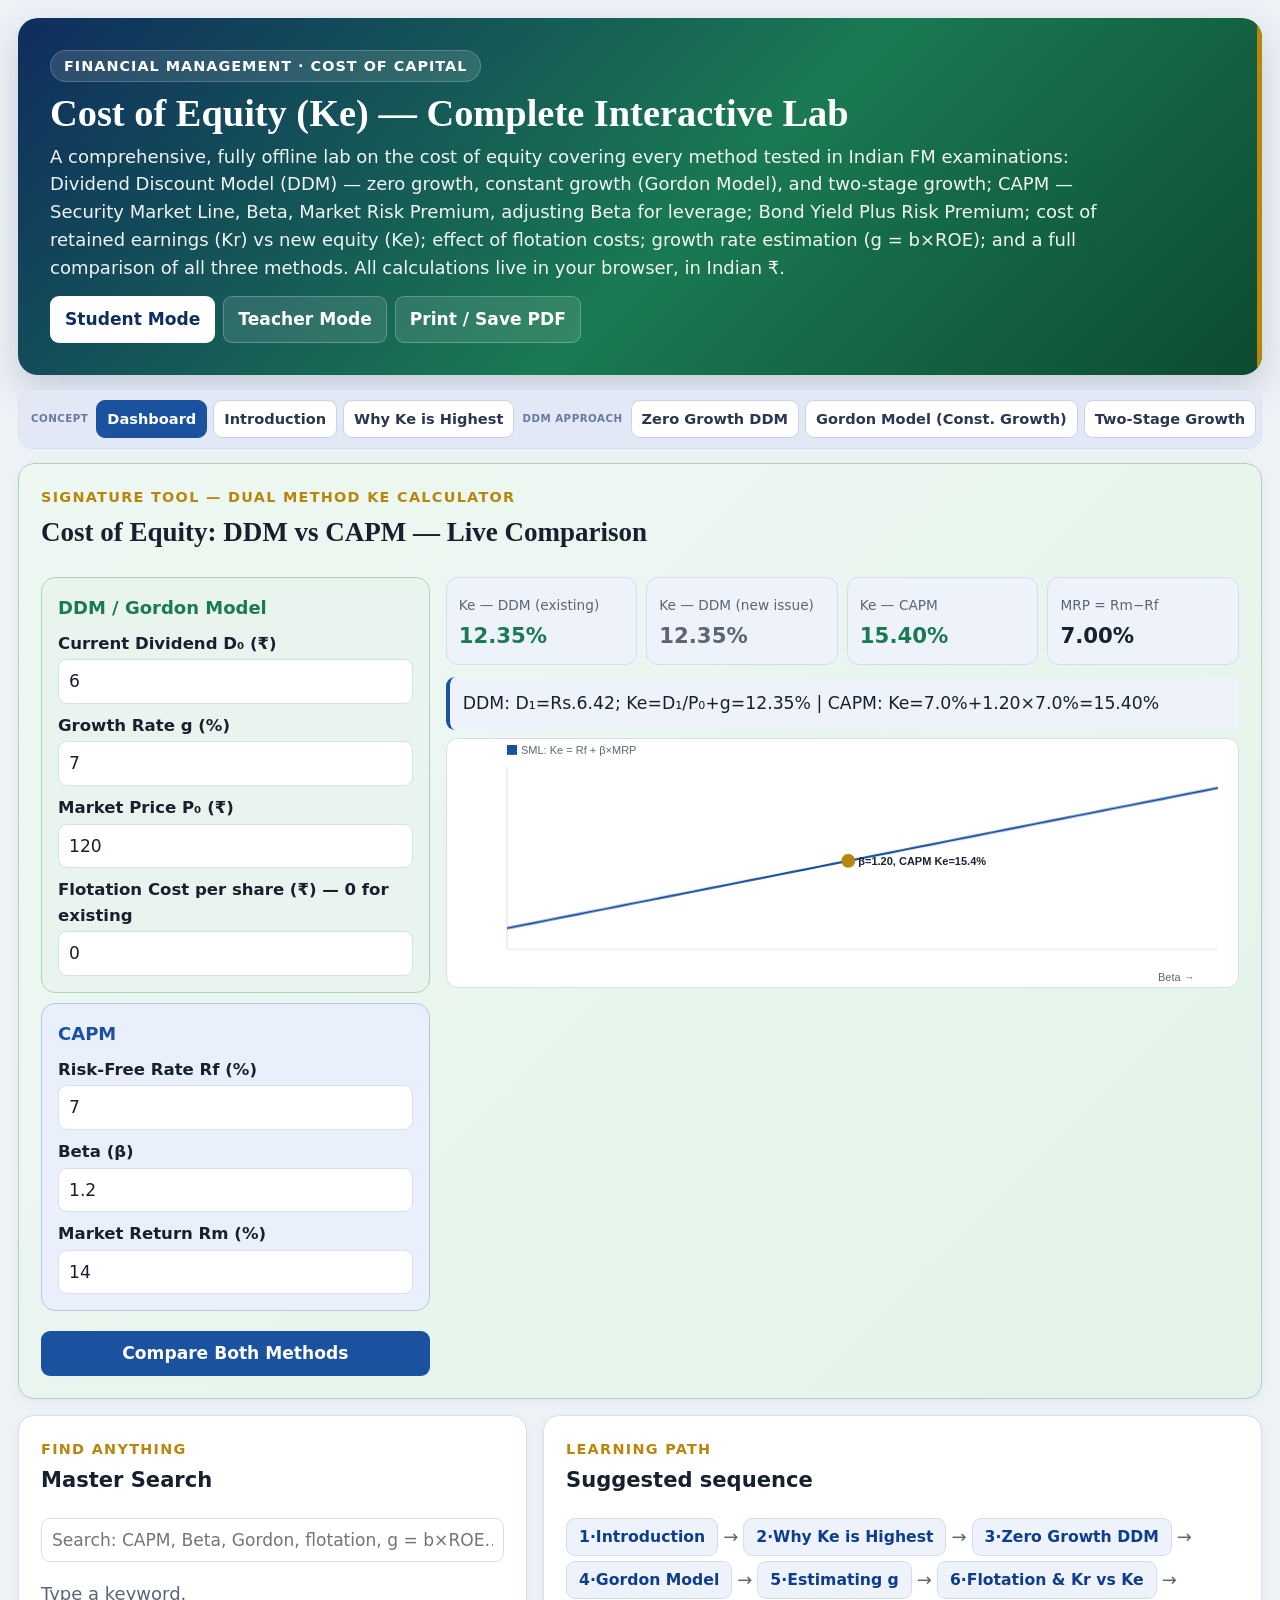
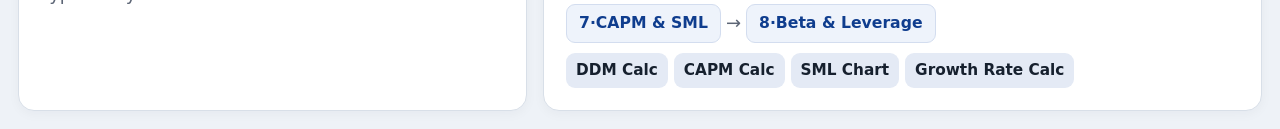
<file: Cost_of_Equity_Lab.html>
<!doctype html>
<html lang="en">
<head>
<meta charset="utf-8">
<meta name="viewport" content="width=device-width,initial-scale=1">
<title>Cost of Equity (Ke) — Complete Interactive Lab</title>
<style>
:root{--bg:#eef2f7;--card:#fff;--ink:#16202e;--muted:#5c6575;--line:#d8dfe8;--blue:#1a52a0;--blue-d:#0f2d5e;--gold:#b8860b;--gold-l:#f2ead0;--green:#1a7a52;--red:#c0392b;color-scheme:light}
*{box-sizing:border-box}html{scroll-behavior:smooth;font-size:18px}
body{margin:0;background:var(--bg);color:var(--ink);font:1rem/1.55 Inter,system-ui,sans-serif}
.wrap{max-width:1420px;margin:auto;padding:18px}
.hero{padding:32px;border-radius:20px;background:linear-gradient(135deg,#0f2d5e 0%,#1a7a52 55%,#0d4a30 100%);color:#fff;box-shadow:0 14px 34px #0f2d5e30;position:relative;overflow:hidden}
.hero::after{content:"";position:absolute;top:0;right:0;bottom:0;width:5px;background:var(--gold)}
.hero h1{font-family:Georgia,serif;font-size:clamp(22px,3vw,40px);margin:0 0 8px;line-height:1.1}
.hero p{margin:0;opacity:.94;font-size:1rem;max-width:1060px}
.hero .chapref{display:inline-block;margin-bottom:10px;background:#ffffff1f;border:1px solid #ffffff30;padding:4px 13px;border-radius:999px;font-size:.8rem;font-weight:800;letter-spacing:.07em;text-transform:uppercase}
.hero .modewrap{margin-top:14px;display:flex;gap:8px;flex-wrap:wrap}
.hero .modewrap button{background:#ffffff1c;border:1px solid #ffffff3d;color:#fff}
.hero .modewrap button.on{background:#fff;color:var(--blue-d)}
.nav{display:flex;flex-wrap:nowrap;gap:6px;padding:10px;margin:14px 0;background:#e2e8f5;border:1px solid var(--line);border-radius:14px;overflow-x:auto;scrollbar-width:thin;position:sticky;top:0;z-index:5}
.tab{border:1px solid #c9d4e4;background:#fff;color:#2b3650;padding:7px 10px;border-radius:9px;font-weight:700;font-size:.81rem;white-space:nowrap;cursor:pointer;transition:.15s}
.tab:hover{transform:translateY(-1px)}.tab.active{background:var(--blue);color:#fff;border-color:var(--blue)}
.navsep{align-self:center;padding:0 2px;font-size:.57rem;font-weight:800;letter-spacing:.5px;text-transform:uppercase;color:#6878a0;white-space:nowrap;user-select:none}
.page{display:none}.page.active{display:block;animation:fade .2s ease}
@keyframes fade{from{opacity:.3}to{opacity:1}}
.grid{display:grid;grid-template-columns:repeat(12,1fr);gap:16px}
.card{background:var(--card);border:1px solid var(--line);border-radius:16px;padding:22px;box-shadow:0 3px 12px #16202e0a}
.s4{grid-column:span 4}.s5{grid-column:span 5}.s6{grid-column:span 6}.s7{grid-column:span 7}.s8{grid-column:span 8}.s12{grid-column:span 12}
h2,h3{margin-top:0}h2{font-family:Georgia,serif}.muted{color:var(--muted)}
label{display:block;font-weight:700;margin:9px 0 3px;font-size:.92rem}
input,select,button{font:inherit}
input,select{width:100%;padding:8px 10px;border:1px solid var(--line);border-radius:9px;background:#fff;color:var(--ink);font-size:.95rem}
input:focus,select:focus{outline:2px solid var(--blue);border-color:var(--blue)}
button{border:0;border-radius:9px;padding:9px 14px;background:var(--blue);color:#fff;font-weight:750;cursor:pointer;font-size:.95rem}
button:hover{filter:brightness(1.08)}.secondary{background:#e4eaf5;color:var(--ink)}
.metrics{display:grid;grid-template-columns:repeat(4,1fr);gap:9px}
.metric{padding:12px;border-radius:12px;background:#eef3fb;border:1px solid #d3ddef}
.metric small{color:var(--muted);font-size:.76rem}.metric strong{display:block;font-size:1.18rem;margin-top:2px}
.formula{background:var(--blue-d);color:#e9eeff;border-radius:12px;padding:15px;font:1rem/1.65 ui-monospace,Menlo,monospace;overflow:auto;white-space:pre-wrap;margin:8px 0}
.callout{padding:13px;border-left:4px solid var(--blue);background:#eef3fb;border-radius:9px;font-size:.96rem;margin:8px 0}
.good{color:var(--green);font-weight:800}.bad{color:var(--red);font-weight:800}.warn{color:var(--gold);font-weight:800}
table{width:100%;border-collapse:collapse}
th,td{padding:8px 9px;border-bottom:1px solid var(--line);text-align:right;white-space:nowrap;font-size:.91rem}
th:first-child,td:first-child{text-align:left}th{background:#eef2f8}
.scroll{overflow:auto;max-height:460px}
.quiz-card{padding:14px;border:1px solid var(--line);border-radius:12px;margin:8px 0}
.answer{margin-top:8px;padding:10px;border-radius:9px;background:#eef2f8;font-size:.95rem}
.mcq-option{display:block;width:100%;text-align:left;padding:8px 11px;margin:4px 0;border-radius:9px;border:1px solid var(--line);background:#fff;color:var(--ink);cursor:pointer;font-size:.94rem}
.mcq-option:hover{background:#eef3fb}.mcq-option.correct{background:#e3f3ea;border-color:var(--green)}.mcq-option.wrong{background:#f8e6e3;border-color:var(--red)}
.pillrow{display:flex;flex-wrap:wrap;gap:6px;align-items:center}
.stepflow{display:flex;flex-wrap:wrap;gap:5px;align-items:center;margin:8px 0}
.step{background:#eef3fb;border:1px solid #d3ddef;color:#0f3d8e;padding:6px 12px;border-radius:9px;font-weight:700;font-size:.87rem}
.arrow{color:var(--muted)}
ul,ol{padding-left:20px}li{margin-bottom:4px}
.adv{border-left:4px solid var(--green);background:#e3f3ea;padding:11px 13px;border-radius:9px;margin-bottom:7px}
.lim{border-left:4px solid var(--red);background:#fbeae7;padding:11px 13px;border-radius:9px;margin-bottom:7px}
canvas{display:block;width:100%;height:250px;border:1px solid var(--line);border-radius:12px;background:#fff}
.note{font-size:.9rem;color:var(--muted)}
.alert{padding:11px 13px;border-radius:10px;background:var(--gold-l);border-left:4px solid var(--gold);margin:8px 0}
.sk{font-size:.8rem;text-transform:uppercase;letter-spacing:.09em;font-weight:850;color:var(--gold);margin-bottom:4px}
.teacher-note{display:none;border-left:4px solid var(--gold);background:var(--gold-l);padding:11px 13px;border-radius:9px;margin-top:9px}
body.teacher .teacher-note{display:block}
.small-btn{padding:6px 10px;font-size:.85rem}
.hl-row{background:#e3f3ea!important;font-weight:700}
.method-card{border-radius:14px;padding:16px;margin-bottom:10px}
.ddm-card{background:#eaf4ee;border:1px solid #a8d5bc}
.capm-card{background:#eaf0fb;border:1px solid #b3c8e8}
.bond-card{background:var(--gold-l);border:1px solid #d4ae5a}
@media(max-width:1050px){.metrics{grid-template-columns:repeat(2,1fr)}.s4,.s5,.s6,.s7,.s8{grid-column:span 6}}
@media(max-width:700px){.s4,.s5,.s6,.s7,.s8,.s12{grid-column:span 12}.wrap{padding:10px}}
@media print{.nav,.hero .modewrap,button,input,select{display:none!important}.page{display:block!important}.card{box-shadow:none;break-inside:avoid}body{background:#fff}}
@media(prefers-reduced-motion:reduce){*{animation:none!important}}
</style>
</head>
<body>
<div class="wrap">
<header class="hero">
<span class="chapref">Financial Management · Cost of Capital</span>
<h1>Cost of Equity (Ke) — Complete Interactive Lab</h1>
<p>A comprehensive, fully offline lab on the cost of equity covering every method tested in Indian FM examinations: Dividend Discount Model (DDM) — zero growth, constant growth (Gordon Model), and two-stage growth; CAPM — Security Market Line, Beta, Market Risk Premium, adjusting Beta for leverage; Bond Yield Plus Risk Premium; cost of retained earnings (Kr) vs new equity (Ke); effect of flotation costs; growth rate estimation (g = b×ROE); and a full comparison of all three methods. All calculations live in your browser, in Indian ₹.</p>
<div class="modewrap">
<button id="modeStudent" class="on" onclick="setMode('student')">Student Mode</button>
<button id="modeTeacher" onclick="setMode('teacher')">Teacher Mode</button>
<button onclick="window.print()">Print / Save PDF</button>
</div>
</header>

<nav class="nav">
<span class="navsep">Concept</span>
<button class="tab active" data-page="dashboard">Dashboard</button>
<button class="tab" data-page="intro">Introduction</button>
<button class="tab" data-page="why_highest">Why Ke is Highest</button>
<span class="navsep">DDM Approach</span>
<button class="tab" data-page="ddm_zero">Zero Growth DDM</button>
<button class="tab" data-page="ddm_gordon">Gordon Model (Const. Growth)</button>
<button class="tab" data-page="ddm_twostage">Two-Stage Growth</button>
<button class="tab" data-page="growth_rate">Estimating g</button>
<button class="tab" data-page="flotation">Flotation Costs</button>
<button class="tab" data-page="kr_vs_ke">Kr vs Ke (New Issue)</button>
<span class="navsep">CAPM Approach</span>
<button class="tab" data-page="capm_concept">CAPM Concept</button>
<button class="tab" data-page="sml">Security Market Line</button>
<button class="tab" data-page="beta">Beta (β) — Explained</button>
<button class="tab" data-page="beta_leverage">Levered vs Unlevered Beta</button>
<button class="tab" data-page="capm_inputs">CAPM Inputs</button>
<span class="navsep">Other Methods</span>
<button class="tab" data-page="bond_yield">Bond Yield + Risk Premium</button>
<button class="tab" data-page="method_compare">Method Comparison</button>
<span class="navsep">Calculators</span>
<button class="tab" data-page="calc_ddm">DDM Calculator</button>
<button class="tab" data-page="calc_capm">CAPM Calculator</button>
<button class="tab" data-page="calc_sml">SML Chart</button>
<button class="tab" data-page="calc_g">Growth Rate (g) Calc</button>
<span class="navsep">Practice</span>
<button class="tab" data-page="examples">Worked Examples</button>
<button class="tab" data-page="mcq">MCQ Bank</button>
<button class="tab" data-page="exam_gen">Exam Generator</button>
<span class="navsep">Reference</span>
<button class="tab" data-page="formula_bank">Formula Bank</button>
<button class="tab" data-page="glossary">Glossary</button>
</nav>

<!-- DASHBOARD -->
<section id="dashboard" class="page active">
<div class="grid">
<div class="card s12" style="background:linear-gradient(135deg,#eef8f2,#e3f3ea);border-color:#a8d5bc">
<div class="sk">Signature Tool — Dual Method Ke Calculator</div>
<h2>Cost of Equity: DDM vs CAPM — Live Comparison</h2>
<div class="grid" style="margin-top:8px">
<div class="s4">
  <div class="method-card ddm-card">
  <b style="color:var(--green)">DDM / Gordon Model</b>
  <label>Current Dividend D₀ (₹)</label><input id="dD0" type="number" value="6" step="0.5">
  <label>Growth Rate g (%)</label><input id="dG" type="number" value="7" step="0.5">
  <label>Market Price P₀ (₹)</label><input id="dP0" type="number" value="120">
  <label>Flotation Cost per share (₹) — 0 for existing</label><input id="dFlot" type="number" value="0">
  </div>
  <div class="method-card capm-card" style="margin-top:8px">
  <b style="color:var(--blue)">CAPM</b>
  <label>Risk-Free Rate Rf (%)</label><input id="cRf" type="number" value="7" step="0.5">
  <label>Beta (β)</label><input id="cBeta" type="number" value="1.2" step="0.1">
  <label>Market Return Rm (%)</label><input id="cRm" type="number" value="14" step="0.5">
  </div>
  <button onclick="runDash()" style="margin-top:10px;width:100%">Compare Both Methods</button>
</div>
<div class="s8">
  <div id="dashMetrics" class="metrics" style="grid-template-columns:repeat(4,1fr);margin-bottom:12px"></div>
  <div id="dashWorking"></div>
  <canvas id="dashSMLChart"></canvas>
</div>
</div>
</div>
<div class="card s5">
<div class="sk">Find anything</div>
<h3>Master Search</h3>
<input id="masterSearch" type="text" placeholder="Search: CAPM, Beta, Gordon, flotation, g = b×ROE…">
<div id="masterResults" style="margin-top:10px"></div>
</div>
<div class="card s7">
<div class="sk">Learning Path</div>
<h3>Suggested sequence</h3>
<div class="stepflow">
<span class="step">1·Introduction</span><span class="arrow">→</span>
<span class="step">2·Why Ke is Highest</span><span class="arrow">→</span>
<span class="step">3·Zero Growth DDM</span><span class="arrow">→</span>
<span class="step">4·Gordon Model</span><span class="arrow">→</span>
<span class="step">5·Estimating g</span><span class="arrow">→</span>
<span class="step">6·Flotation &amp; Kr vs Ke</span><span class="arrow">→</span>
<span class="step">7·CAPM &amp; SML</span><span class="arrow">→</span>
<span class="step">8·Beta &amp; Leverage</span>
</div>
<div class="pillrow" style="margin-top:10px">
<button class="small-btn secondary" onclick="activatePage('calc_ddm')">DDM Calc</button>
<button class="small-btn secondary" onclick="activatePage('calc_capm')">CAPM Calc</button>
<button class="small-btn secondary" onclick="activatePage('calc_sml')">SML Chart</button>
<button class="small-btn secondary" onclick="activatePage('calc_g')">Growth Rate Calc</button>
</div>
</div>
</div>
</section>

<!-- INTRODUCTION -->
<section id="intro" class="page">
<div class="grid">
<div class="card s8">
<div class="sk">Foundations</div>
<h2>Cost of Equity — Introduction</h2>
<p>The <b>cost of equity (Ke)</b> is the minimum rate of return that equity shareholders require to compensate them for the risk of investing in the firm's shares. It is the opportunity cost of equity capital — what shareholders could earn by investing in alternative investments of equivalent risk.</p>
<h3>Why cost of equity is difficult to measure</h3>
<p>Unlike debt (where the interest rate is contractually specified) or preference shares (where the dividend rate is fixed), equity carries <b>no contractual obligation</b>. The dividend is at the discretion of the Board. There is no stated rate. Ke must therefore be <b>inferred</b> from observable market data using financial models.</p>
<h3>Three main approaches</h3>
<div class="method-card ddm-card">
<b>1. Dividend Discount Model (DDM) / Gordon Model</b><br>
Infers Ke from the current market price, current/expected dividend, and the expected growth rate. Based on the principle that price = PV of all future dividends.
</div>
<div class="method-card capm-card" style="margin-top:8px">
<b>2. Capital Asset Pricing Model (CAPM)</b><br>
Estimates Ke using the stock's systematic risk (Beta), the risk-free rate, and the market risk premium. Theoretically most rigorous — accounts for risk explicitly.
</div>
<div class="method-card bond-card" style="margin-top:8px">
<b>3. Bond Yield Plus Risk Premium</b><br>
Adds a subjective risk premium to the firm's own cost of debt (YTM on bonds). Simple heuristic — less precise but quick.
</div>
</div>
<div class="card s4">
<h3>Key symbols</h3>
<table>
<tr><th>Symbol</th><th>Meaning</th></tr>
<tr><td><b>Ke</b></td><td>Cost of equity (existing shares)</td></tr>
<tr><td><b>Kr</b></td><td>Cost of retained earnings</td></tr>
<tr><td><b>D₀</b></td><td>Current / most recent dividend</td></tr>
<tr><td><b>D₁</b></td><td>Next expected dividend = D₀(1+g)</td></tr>
<tr><td><b>P₀</b></td><td>Current market price per share</td></tr>
<tr><td><b>NP</b></td><td>Net proceeds = P₀ − Flotation</td></tr>
<tr><td><b>g</b></td><td>Constant dividend growth rate</td></tr>
<tr><td><b>Rf</b></td><td>Risk-free rate</td></tr>
<tr><td><b>Rm</b></td><td>Expected market return</td></tr>
<tr><td><b>β</b></td><td>Beta — systematic risk measure</td></tr>
<tr><td><b>MRP</b></td><td>Market Risk Premium = Rm − Rf</td></tr>
</table>
</div>
</div>
</section>

<!-- WHY KE IS HIGHEST -->
<section id="why_highest" class="page">
<div class="grid">
<div class="card s8">
<div class="sk">Foundations</div>
<h2>Why Ke is the Highest Cost of Capital</h2>
<p>In a firm's capital structure, the cost of capital follows a clear hierarchy: <b>Kd (after-tax) &lt; Kp &lt; Kr &lt; Ke (new issue)</b>. Understanding why is fundamental to capital structure theory.</p>
<table>
<tr><th>Source</th><th>Risk to Investor</th><th>Tax Benefit</th><th>Result</th></tr>
<tr><td>Debt (Kd)</td><td>Lowest — secured, priority in liquidation, fixed return</td><td class="good">Yes — interest tax-deductible</td><td class="good">Cheapest</td></tr>
<tr><td>Preference (Kp)</td><td>Medium — priority over equity, fixed dividend</td><td class="bad">No — dividend not deductible</td><td>Middle</td></tr>
<tr><td>Retained Earnings (Kr)</td><td>High — residual claim, no guarantee</td><td class="bad">No tax benefit</td><td>High</td></tr>
<tr><td>New Equity (Ke)</td><td>Highest — residual, plus flotation cost burden</td><td class="bad">No tax benefit + flotation cost</td><td class="bad">Highest</td></tr>
</table>
<div class="callout" style="margin-top:12px"><b>The two reasons Ke exceeds Kr:</b><br>
1. <b>No tax shield:</b> Dividends are paid from after-tax profits — unlike interest, they are not deductible. The government does not subsidise equity finance.<br>
2. <b>Flotation costs (for new issue):</b> Issuing new shares incurs brokerage, underwriting, and legal costs that reduce net proceeds below market price, raising the effective cost above Kr.</div>
<div class="callout" style="margin-top:8px"><b>Why equity investors demand more:</b> Equity shareholders are <i>residual claimants</i> — they receive whatever is left after all creditors, employees, and preference holders are paid. In a bankruptcy, they may receive nothing. This extreme downside risk demands a commensurately high expected return.</div>
</div>
<div class="card s4">
<h3>Cost hierarchy visualised</h3>
<canvas id="hierarchyChart"></canvas>
<p class="note" style="margin-top:4px">Typical cost hierarchy for a firm with 30% tax rate. Exact values vary by firm and market conditions.</p>
</div>
</div>
</section>

<!-- ZERO GROWTH DDM -->
<section id="ddm_zero" class="page">
<div class="grid">
<div class="card s7">
<div class="sk">DDM Approach</div>
<h2>Zero Growth DDM — No Dividend Growth</h2>
<p>The simplest case: dividends are expected to remain constant at D forever (a perpetuity). This is the Gordon Model with g = 0.</p>
<div class="formula">If dividends are constant: D₁ = D₂ = D₃ = … = D

Price: P₀ = D / Ke

Rearranging:
  Ke  = D / P₀       (existing shares — no flotation cost)
  Ke  = D / NP       (new issue — NP = P₀ − Flotation Costs)

where D = Annual dividend per share (constant forever)</div>
<h3 style="margin-top:14px">When is zero growth appropriate?</h3>
<ul>
<li>Mature, stable companies in regulated industries (utilities, PSUs) where dividends are fixed by policy.</li>
<li>Preference shares (which pay a fixed dividend — though called Kp, the formula is identical).</li>
<li>As an approximation for very low-growth firms.</li>
</ul>
<h3 style="margin-top:12px">Illustration</h3>
<p class="note">A company pays a constant dividend of ₹8 per share. Current market price ₹80. Flotation on new issue ₹8.</p>
<div class="formula">Ke (existing shares) = D / P₀ = 8/80 = 10.00%

Ke (new issue):
  NP = 80 − 8 = ₹72
  Ke = D / NP = 8/72 = 11.11%

Interpretation: Existing shareholders earn 10% on
their investment; new shares cost 11.11% due to
flotation reducing proceeds.</div>
</div>
<div class="card s5">
<h3>Quick Calculator — Zero Growth</h3>
<label>Annual Dividend D (₹)</label><input id="zgD" type="number" value="8" step="0.5">
<label>Market Price P₀ (₹)</label><input id="zgP0" type="number" value="80">
<label>Flotation Cost per share (₹) — 0 for existing</label><input id="zgFlot" type="number" value="0">
<button onclick="calcZeroGrowth()" style="margin-top:10px;width:100%">Compute Ke</button>
<div id="zgResult" style="margin-top:12px"></div>
<div class="callout" style="margin-top:14px"><b>Zero growth Ke = Dividend Yield</b><br>Since there is no capital appreciation (no growth), the entire return comes from dividends. Ke equals the current dividend yield — the ratio of dividend to price.</div>
<div class="teacher-note"><b>Teaching note:</b> Contrast with the Gordon Model — zero growth means the share price never changes (P₀ = P₁ = P₂), so the investor's return is purely dividend income. The moment g &gt; 0, there is also capital appreciation.</div>
</div>
</div>
</section>

<!-- GORDON MODEL -->
<section id="ddm_gordon" class="page">
<div class="grid">
<div class="card s7">
<div class="sk">DDM Approach</div>
<h2>Gordon Model — Constant Growth DDM</h2>
<p>The Gordon Constant Growth Model is the most widely used DDM variant in Indian FM examinations. It assumes dividends grow at a constant rate g forever.</p>
<div class="formula">The current price is the PV of all future dividends:
  P₀ = D₁/(1+Ke) + D₁(1+g)/(1+Ke)² + D₁(1+g)²/(1+Ke)³ + …

This infinite geometric series converges to:
  P₀ = D₁ / (Ke − g)    [requires Ke > g]

Rearranging to get cost of equity:

  Ke = D₁/P₀ + g        (existing shares, no flotation)
  Ke = D₁/NP + g        (new issue, with flotation cost)

where:
  D₁ = D₀ × (1 + g)    (next year's expected dividend)
  D₀ = Current / most recent dividend paid
  g  = Constant annual growth rate of dividends
  P₀ = Current market price per share
  NP = Net Proceeds = P₀ − Flotation Costs per share</div>
<h3 style="margin-top:12px">Interpretation: two-part return</h3>
<div class="callout"><b>Ke = Dividend Yield + Capital Gain Yield</b><br>D₁/P₀ = the expected dividend yield (income return)<br>g = the expected rate of capital appreciation (growth in share price)<br><br>In a constant-growth world, the share price grows at exactly g — so the capital gain yield = g. The total return Ke = dividend yield + g.</div>
</div>
<div class="card s5">
<h3>Illustration</h3>
<p class="note">Share price ₹150. Most recent dividend ₹9. Growth rate 8% p.a. New issue flotation ₹12.</p>
<div class="formula">D₁ = 9 × 1.08 = ₹9.72

Ke (existing shares / Kr):
  = D₁/P₀ + g
  = 9.72/150 + 0.08
  = 6.48% + 8.00%
  = 14.48%

Ke (new issue):
  NP = 150 − 12 = ₹138
  = D₁/NP + g
  = 9.72/138 + 0.08
  = 7.04% + 8.00%
  = 15.04%</div>
<div class="alert"><b>Key condition: Ke &gt; g</b><br>The Gordon Model only works when Ke &gt; g. If g ≥ Ke, the formula gives a negative or undefined price — economically, a stock cannot grow faster than the discount rate forever.</div>
<h3 style="margin-top:12px">Sensitivity to g</h3>
<p class="note">At D₁=₹10, P₀=₹100: if g rises from 5% to 7%, Ke rises from 15% to 17% — the same dividend yield but higher total return requirement.</p>
</div>
</div>
</section>

<!-- TWO-STAGE GROWTH -->
<section id="ddm_twostage" class="page">
<div class="grid">
<div class="card s7">
<div class="sk">DDM Approach</div>
<h2>Two-Stage Growth DDM</h2>
<p>The two-stage model relaxes the constant-growth assumption. It recognises that many firms have two phases: a high-growth phase (years 1 to n) followed by a stable, constant-growth phase (year n+1 onwards forever).</p>
<div class="formula">P₀ = Σ[D_t/(1+Ke)ᵗ] + Pₙ/(1+Ke)ⁿ
      t=1 to n

where:
  D_t = Dividend in year t (growing at g₁ for t = 1..n)
  Pₙ  = Terminal (horizon) price at end of phase 1
       = D_(n+1) / (Ke − g₂)
  g₁  = High growth rate during phase 1
  g₂  = Stable (terminal) growth rate from year n+1

Step-by-step procedure:
  1. Project dividends D₁ to Dₙ using g₁
  2. Compute terminal price: Pₙ = Dₙ×(1+g₂)/(Ke−g₂)
  3. Discount all cash flows back at Ke
  4. Set sum = P₀ and solve for Ke by trial and error / IRR</div>
<h3 style="margin-top:12px">Illustration</h3>
<p class="note">D₀ = ₹5. High growth g₁ = 20% for 3 years, then stable g₂ = 7% forever. P₀ = ₹120. Find Ke.</p>
<div class="formula">Phase 1 dividends:
  D₁ = 5×1.20 = ₹6.00
  D₂ = 6×1.20 = ₹7.20
  D₃ = 7.20×1.20 = ₹8.64

Terminal price at Year 3:
  P₃ = D₄/(Ke−g₂) = 8.64×1.07/(Ke−0.07)
     = 9.24/(Ke−0.07)

Set P₀ = PV(D₁)+PV(D₂)+PV(D₃)+PV(P₃) = ₹120
Solve for Ke by trial: Ke ≈ 14.8% (solved numerically)</div>
</div>
<div class="card s5">
<h3>Two-Stage DDM Calculator</h3>
<label>Current Dividend D₀ (₹)</label><input id="tsD0" type="number" value="5" step="0.5">
<label>High Growth Rate g₁ (%)</label><input id="tsG1" type="number" value="20" step="0.5">
<label>High Growth Period (years)</label><input id="tsN" type="number" value="3" min="1">
<label>Stable Growth Rate g₂ (%) — after phase 1</label><input id="tsG2" type="number" value="7" step="0.5">
<label>Current Market Price P₀ (₹)</label><input id="tsP0" type="number" value="120">
<button onclick="calcTwoStage()" style="margin-top:10px;width:100%">Compute Ke (Two-Stage)</button>
<div id="tsResult" style="margin-top:12px"></div>
<div class="callout" style="margin-top:10px">The two-stage model is more realistic but requires solving for Ke by trial and error (it is the IRR of the cash flow stream). The calculator uses numerical bisection for an exact result.</div>
</div>
</div>
</section>

<!-- ESTIMATING g -->
<section id="growth_rate" class="page">
<div class="grid">
<div class="card s7">
<div class="sk">DDM Approach</div>
<h2>Estimating the Growth Rate (g)</h2>
<p>The growth rate g in the Gordon Model is the most sensitive and difficult input to estimate. Three methods are commonly used:</p>
<h3>Method 1 — Sustainable Growth Rate (Gordon's formula)</h3>
<div class="formula">g = b × ROE

where:
  b   = Retention ratio = 1 − Dividend Payout Ratio
      = (EPS − DPS) / EPS
  ROE = Return on Equity = Net Profit / Shareholders Equity

Intuition: A firm retains a fraction b of its earnings and
reinvests it at a return of ROE. The growth in equity (and
therefore dividends, assuming constant payout) = b × ROE.

Example: EPS = ₹20, DPS = ₹8, Net Worth = ₹200 per share
  b   = (20−8)/20 = 12/20 = 0.60
  ROE = 20/200 = 10%
  g   = 0.60 × 10% = 6%</div>
<h3 style="margin-top:14px">Method 2 — Historical Dividend CAGR</h3>
<div class="formula">g = (Dₙ / D₀)^(1/n) − 1

where Dₙ = dividend n years ago, D₀ = current dividend

Example: Dividends over 4 years: ₹4, ₹5, ₹6, ₹7, ₹8
  g = (8/4)^(1/4) − 1 = (2)^0.25 − 1 = 1.189−1 = 18.9%

Or using the last and first: g = (8/4)^(1/4)−1</div>
<h3 style="margin-top:14px">Method 3 — Analyst / Forecasted Growth Rate</h3>
<p>Use equity research analyst consensus forecasts for EPS / dividend growth — practical but requires access to research databases.</p>
</div>
<div class="card s5">
<h3>Growth Rate Calculator</h3>
<label>Method</label>
<select id="gMethod" onchange="toggleGMethod()">
<option value="roe">g = b × ROE</option>
<option value="cagr">Historical Dividend CAGR</option>
</select>
<div id="gROEInputs">
<label>Earnings Per Share EPS (₹)</label><input id="gEPS" type="number" value="20" step="0.5">
<label>Dividend Per Share DPS (₹)</label><input id="gDPS" type="number" value="8" step="0.5">
<label>Net Worth / Book Value per share (₹)</label><input id="gBV" type="number" value="200">
</div>
<div id="gCAGRInputs" style="display:none">
<label>Earliest Dividend D₀ (₹)</label><input id="gD0" type="number" value="4" step="0.5">
<label>Latest Dividend Dₙ (₹)</label><input id="gDn" type="number" value="8" step="0.5">
<label>Number of years, n</label><input id="gN" type="number" value="4" min="1">
</div>
<button onclick="calcGrowthRate()" style="margin-top:10px;width:100%">Compute g</button>
<div id="gResult" style="margin-top:12px"></div>
<div class="alert" style="margin-top:10px"><b>Exam tip:</b> When the question gives EPS, DPS, and book value per share — use g = b×ROE. When it gives a history of dividends — use the CAGR formula. When it explicitly states the growth rate — use it directly.</div>
</div>
</div>
</section>

<!-- FLOTATION COSTS -->
<section id="flotation" class="page">
<div class="grid">
<div class="card s7">
<div class="sk">DDM Approach</div>
<h2>Flotation Costs — Effect on Ke</h2>
<p>Flotation costs (underwriting, brokerage, legal, printing fees) reduce the net proceeds from a new equity issue below the current market price, raising the effective cost of new equity above the cost of existing equity / retained earnings.</p>
<div class="formula">With flotation cost f (₹ per share):
  NP = P₀ − f

With flotation cost f% (percentage of issue price):
  NP = P₀ × (1 − f%)

Effect on Ke:
  Ke (existing) = D₁/P₀ + g    (uses P₀)
  Ke (new)      = D₁/NP + g    (uses NP &lt; P₀)
  → Ke (new) &gt; Ke (existing) always</div>
<h3 style="margin-top:12px">Detailed illustration</h3>
<p class="note">P₀ = ₹200, D₀ = ₹10, g = 6%, Flotation = 5% of market price.</p>
<div class="formula">D₁ = 10 × 1.06 = ₹10.60
NP = 200 × (1 − 0.05) = 200 × 0.95 = ₹190

Ke (existing / Kr) = 10.60/200 + 0.06 = 5.30% + 6% = 11.30%
Ke (new issue)     = 10.60/190 + 0.06 = 5.58% + 6% = 11.58%

Flotation premium = 11.58% − 11.30% = 0.28 percentage points

At scale: for ₹10 crore new equity issue, this 0.28%
difference costs ₹2.8 lakh per year in extra cost of capital.</div>
<div class="callout" style="margin-top:10px"><b>Pecking Order implication:</b> Because flotation costs make new equity more expensive than retained earnings, firms prefer internal finance (retained earnings) over new equity issuance. This is one of the key insights of the Pecking Order Theory of capital structure.</div>
</div>
<div class="card s5">
<canvas id="flotChart"></canvas>
<p class="note" style="margin-top:4px">Ke rises as flotation cost % increases. The gap between Ke (new) and Kr widens with higher flotation costs.</p>
<div class="callout" style="margin-top:10px"><b>Two methods to handle flotation in project evaluation:</b><br>
<b>Method 1 (Adjust Ke):</b> Use NP instead of P₀ → higher Ke → higher WACC → lower NPV<br>
<b>Method 2 (Adjust C₀):</b> Add flotation costs to project's initial outlay; use unadjusted Ke in WACC<br><br>
Method 2 is theoretically preferred — flotation is a one-time cash outflow, not a permanent increase in cost.</div>
</div>
</div>
</section>

<!-- Kr vs Ke -->
<section id="kr_vs_ke" class="page">
<div class="grid">
<div class="card s7">
<div class="sk">DDM Approach</div>
<h2>Cost of Retained Earnings (Kr) vs Cost of New Equity (Ke)</h2>
<p>Retained earnings are profits NOT paid as dividends. They belong to equity shareholders — who could have received them and invested elsewhere at Ke. Retaining them imposes an opportunity cost of Kr on the firm.</p>
<div class="formula">Kr = D₁/P₀ + g    (no flotation cost — no new issue)
Ke = D₁/NP + g    (with flotation cost — NP &lt; P₀)

Since NP &lt; P₀:  D₁/NP &gt; D₁/P₀  →  Ke &gt; Kr always

Kr is the cost of using existing equity funds (retained earnings).
Ke is the cost of raising new equity (fresh issue of shares).

Kr = Ke only when flotation costs are zero.</div>
<h3 style="margin-top:12px">Three approaches to estimate Kr</h3>
<table>
<tr><th>Approach</th><th>Formula</th><th>Logic</th></tr>
<tr><td>Opportunity Cost (most common)</td><td>Kr = D₁/P₀ + g</td><td>Shareholders could earn Ke on equivalent-risk investments</td></tr>
<tr><td>CAPM</td><td>Kr = Rf + β×(Rm−Rf)</td><td>Same systematic risk as equity; no new issue cost</td></tr>
<tr><td>External Yield Criterion</td><td>Kr = Ke (external)</td><td>Use new equity Ke as upper bound; conservatively treat Kr = Ke</td></tr>
</table>
<div class="callout" style="margin-top:10px"><b>In WACC — which to use?</b> Use Kr for the equity already in the firm's balance sheet (retained earnings, reserves). Use Ke (with flotation) only if the firm is actively raising new equity. In most WACC problems, unless new equity is specified, use Kr = D₁/P₀ + g with the current market price.</div>
</div>
<div class="card s5">
<h3>Illustration</h3>
<p class="note">P₀=₹100, D₀=₹6, g=8%, Flotation=₹7 per share.</p>
<div class="formula">D₁ = 6 × 1.08 = ₹6.48

Kr = 6.48/100 + 0.08 = 6.48% + 8% = 14.48%

Ke (new) = 6.48/(100−7) + 0.08
         = 6.48/93 + 0.08
         = 6.97% + 8%
         = 14.97%

Kr &lt; Ke (new): 14.48% &lt; 14.97%
Difference = 0.49% due to flotation cost</div>
<h3 style="margin-top:12px">Why retained earnings are not free</h3>
<div class="adv"><b>Opportunity cost argument:</b> If the firm retained ₹100 of profits, shareholders forgo the opportunity to invest that ₹100 elsewhere at an equivalent rate of return (Ke = 14.48%). Retaining earnings therefore has an implicit cost — even though no cheque is written.</div>
<div class="teacher-note"><b>Teaching note:</b> Students often think retained earnings are free. Emphasise: retained earnings are not owned by the firm — they belong to shareholders. The cost is the return shareholders sacrifice by not receiving dividends.</div>
</div>
</div>
</section>

<!-- CAPM CONCEPT -->
<section id="capm_concept" class="page">
<div class="grid">
<div class="card s7">
<div class="sk">CAPM Approach</div>
<h2>Capital Asset Pricing Model (CAPM)</h2>
<p>CAPM is the most theoretically rigorous method for estimating Ke. It recognises that investors in a well-diversified portfolio only care about <b>systematic (market) risk</b> — risk that cannot be diversified away. This risk is measured by <b>Beta (β)</b>.</p>
<div class="formula">CAPM:  Ke = Rf + β × (Rm − Rf)
              = Rf + β × MRP

where:
  Ke       = Required return on equity (cost of equity)
  Rf       = Risk-free rate (yield on govt. T-bills / bonds)
  β (Beta) = Systematic risk of the stock
             β &gt; 1 → more volatile than market (aggressive)
             β = 1 → moves exactly with the market
             β &lt; 1 → less volatile (defensive)
             β = 0 → risk-free asset (no systematic risk)
  Rm       = Expected return on the market portfolio
  MRP      = Market Risk Premium = Rm − Rf</div>
<h3 style="margin-top:12px">The logic of CAPM</h3>
<ul>
<li>Investors can eliminate <b>unsystematic (firm-specific) risk</b> through diversification — so they receive no compensation for it.</li>
<li>Investors cannot diversify away <b>systematic (market) risk</b> — they demand a premium for bearing it.</li>
<li>Beta measures how much systematic risk a stock has. Higher Beta → higher required return.</li>
<li>The required return rises linearly with Beta — this relationship is the Security Market Line (SML).</li>
</ul>
</div>
<div class="card s5">
<h3>CAPM — Illustration</h3>
<p class="note">Rf = 7%, Rm = 14%, β = 1.3.</p>
<div class="formula">MRP = 14% − 7% = 7%

Ke = 7% + 1.3 × 7%
   = 7% + 9.1%
   = 16.1%

Interpretation: A stock with β = 1.3 (30% more volatile
than the market) must offer a return of 16.1% to
compensate investors for its systematic risk.

At β = 0: Ke = 7% = Rf (risk-free)
At β = 1: Ke = 14% = Rm (market return)
At β = 1.3: Ke = 16.1% (above-market return)</div>
<div class="callout" style="margin-top:10px"><b>CAPM vs DDM:</b> CAPM gives a Ke based purely on risk (Beta). DDM gives a Ke based on price and dividend expectations. They often give different results — both are valid; using both and averaging is common in practice.</div>
</div>
</div>
</section>

<!-- SML -->
<section id="sml" class="page">
<div class="grid">
<div class="card s7">
<div class="sk">CAPM Approach</div>
<h2>Security Market Line (SML)</h2>
<p>The SML is the graphical representation of CAPM — a straight line plotting the required return (Ke) against Beta (β). Every asset correctly priced in equilibrium lies exactly on the SML.</p>
<div class="formula">SML equation:  Ke = Rf + β × MRP

This is a straight line with:
  y-intercept = Rf  (at β = 0: risk-free return)
  slope       = MRP = Rm − Rf  (each unit of β adds MRP to Ke)

At β = 0:  Ke = Rf
At β = 1:  Ke = Rm
For β &gt; 1: Ke &gt; Rm (aggressive stock — more than market risk)
For β &lt; 1: Rf &lt; Ke &lt; Rm (defensive stock)</div>
<h3 style="margin-top:12px">SML vs CML</h3>
<table>
<tr><th>Feature</th><th>SML</th><th>CML (Capital Market Line)</th></tr>
<tr><td>x-axis</td><td>Beta (systematic risk)</td><td>Total risk (standard deviation)</td></tr>
<tr><td>Applies to</td><td>Individual assets and portfolios</td><td>Efficient portfolios only</td></tr>
<tr><td>Use</td><td>Estimating Ke for any asset</td><td>Optimal portfolio construction</td></tr>
<tr><td>For well-diversified portfolio</td><td>Same result as CML</td><td>Optimal</td></tr>
</table>
<canvas id="smlStaticChart" style="height:280px;margin-top:12px"></canvas>
</div>
<div class="card s5">
<h3>Assets above and below the SML</h3>
<div class="adv"><b>Asset above SML (Ke actual &gt; SML Ke):</b><br>Undervalued — offering more return than required for its risk. Investors buy → price rises → Ke falls → asset moves back to SML.</div>
<div class="lim" style="margin-top:8px"><b>Asset below SML (Ke actual &lt; SML Ke):</b><br>Overvalued — offering less return than required. Investors sell → price falls → Ke rises → asset moves back to SML.</div>
<div class="callout" style="margin-top:10px"><b>Shifts in the SML:</b><br>
• If <b>Rf rises</b> (e.g., RBI hikes rates) → SML shifts up parallel → all Ke values rise<br>
• If <b>MRP rises</b> (increased market risk aversion) → SML rotates upward (steeper) → higher-Beta stocks are more affected<br>
• Individual stock's <b>Beta changes</b> → stock moves along the SML</div>
</div>
</div>
</section>

<!-- BETA -->
<section id="beta" class="page">
<div class="grid">
<div class="card s7">
<div class="sk">CAPM Approach</div>
<h2>Beta (β) — Systematic Risk Explained</h2>
<p>Beta measures the sensitivity of a stock's returns to market returns — the degree to which the stock moves with the overall market.</p>
<div class="formula">β = Cov(Rᵢ, Rₘ) / Var(Rₘ)
  = ρᵢₘ × σᵢ / σₘ

where:
  Cov(Rᵢ, Rₘ) = Covariance of stock with market
  Var(Rₘ)     = Variance of market return
  ρᵢₘ         = Correlation between stock and market
  σᵢ          = Standard deviation of stock returns
  σₘ          = Standard deviation of market returns</div>
<h3 style="margin-top:12px">Beta interpretation table</h3>
<table>
<tr><th>Beta Value</th><th>Type</th><th>Meaning</th><th>Example sectors</th></tr>
<tr><td>β &lt; 0</td><td>Inverse</td><td>Moves opposite to market (very rare)</td><td>Gold in some markets</td></tr>
<tr><td>β = 0</td><td>Risk-free</td><td>No systematic risk</td><td>T-bills, cash</td></tr>
<tr><td>0 &lt; β &lt; 1</td><td>Defensive</td><td>Less volatile than market</td><td>FMCG, utilities, pharma</td></tr>
<tr><td>β = 1</td><td>Market</td><td>Moves exactly with market</td><td>Index fund / ETF</td></tr>
<tr><td>β &gt; 1</td><td>Aggressive</td><td>More volatile than market</td><td>Banks, metals, tech, real estate</td></tr>
</table>
<h3 style="margin-top:12px">Portfolio Beta</h3>
<div class="formula">β_portfolio = Σ(wᵢ × βᵢ)

where wᵢ = weight of stock i in the portfolio

Example: 60% in stock A (β=1.4) + 40% in stock B (β=0.8):
  β_portfolio = 0.60×1.4 + 0.40×0.8 = 0.84 + 0.32 = 1.16</div>
</div>
<div class="card s5">
<h3>Beta Calculator</h3>
<label>Standard Deviation of Stock (σᵢ) (%)</label><input id="betaSi" type="number" value="18" step="0.5">
<label>Standard Deviation of Market (σₘ) (%)</label><input id="betaSm" type="number" value="12" step="0.5">
<label>Correlation with Market (ρ)</label><input id="betaRho" type="number" value="0.8" step="0.05" min="-1" max="1">
<button onclick="calcBeta()" style="margin-top:10px;width:100%">Compute Beta</button>
<div id="betaResult" style="margin-top:12px"></div>
<h3 style="margin-top:14px">Portfolio Beta Calculator</h3>
<label>Stock A Beta</label><input id="pBetaA" type="number" value="1.4" step="0.1">
<label>Stock A Weight (%)</label><input id="pWtA" type="number" value="60" step="5">
<label>Stock B Beta</label><input id="pBetaB" type="number" value="0.8" step="0.1">
<label>Stock B Weight (%)</label><input id="pWtB" type="number" value="40" step="5">
<button onclick="calcPortBeta()" style="margin-top:10px;width:100%">Compute Portfolio Beta</button>
<div id="pBetaResult" style="margin-top:12px"></div>
</div>
</div>
</section>

<!-- LEVERED VS UNLEVERED BETA -->
<section id="beta_leverage" class="page">
<div class="grid">
<div class="card s7">
<div class="sk">CAPM Approach</div>
<h2>Levered vs Unlevered Beta — Adjusting Beta for Capital Structure</h2>
<p>A firm's observed (levered) Beta (βₗ) reflects both its business risk AND financial risk (from debt). When comparing firms with different capital structures, or when using a proxy firm's Beta for a different target structure, we need to strip out the financial risk effect using the <b>Hamada Equation</b>.</p>
<div class="formula">Hamada Equation (with corporate tax):

  βₗ = βᵤ × [1 + (1−Tc) × D/E]

Unlevering (removing financial risk):
  βᵤ = βₗ / [1 + (1−Tc) × D/E]

Re-levering (applying new D/E ratio):
  βₗ_new = βᵤ × [1 + (1−Tc) × D_new/E_new]

where:
  βₗ = Observed (levered) Beta — reflects total risk
  βᵤ = Unlevered (asset) Beta — pure business risk
  Tc = Corporate tax rate
  D/E = Debt-to-Equity ratio (market values)</div>
<h3 style="margin-top:12px">Practical application — Pure Play Method</h3>
<p>When a firm enters a new industry and needs Ke for a project, it finds a <b>pure-play comparable firm</b> in that industry, unlever the comparable's Beta, then re-lever at its own target D/E to get the project Beta.</p>
<div class="formula">Step 1: Find comparable firm's βₗ_comp
Step 2: Unlever: βᵤ = βₗ_comp / [1+(1−Tc)×(D/E)_comp]
Step 3: Re-lever: βₗ_target = βᵤ × [1+(1−Tc)×(D/E)_target]
Step 4: Apply CAPM: Ke = Rf + βₗ_target × MRP</div>
</div>
<div class="card s5">
<h3>Hamada Equation Calculator</h3>
<label>Observed Levered Beta (βₗ)</label><input id="hamBL" type="number" value="1.5" step="0.1">
<label>Debt-to-Equity Ratio D/E</label><input id="hamDE" type="number" value="0.6" step="0.05">
<label>Tax Rate Tc (%)</label><input id="hamTc" type="number" value="30" step="1">
<button onclick="calcHamada()" style="margin-top:10px;width:100%">Unlever Beta → βᵤ</button>
<div id="hamResult" style="margin-top:12px"></div>
<h3 style="margin-top:14px">Re-lever at new D/E</h3>
<label>New D/E Ratio (for target firm)</label><input id="hamDEnew" type="number" value="0.4" step="0.05">
<button onclick="releverBeta()" style="margin-top:8px;width:100%">Re-lever Beta</button>
<div id="hamResult2" style="margin-top:10px"></div>
<div class="alert" style="margin-top:10px"><b>Exam tip:</b> When a question asks you to use a "proxy" or "comparable" firm's Beta for a project in a different industry or with a different D/E — always unlever first, then re-lever at the target capital structure.</div>
</div>
</div>
</section>

<!-- CAPM INPUTS -->
<section id="capm_inputs" class="page">
<div class="grid">
<div class="card s8">
<div class="sk">CAPM Approach</div>
<h2>Estimating CAPM Inputs — Rf, β, and MRP</h2>
<table>
<tr><th>Input</th><th>What it is</th><th>How to estimate</th><th>Issues</th></tr>
<tr><td><b>Risk-Free Rate (Rf)</b></td><td>Return on a zero-risk investment</td><td>Yield on short-term T-bills or long-term government bonds (10-year G-Sec in India)</td><td>Short vs long term; current vs average; real vs nominal</td></tr>
<tr><td><b>Beta (β)</b></td><td>Systematic risk relative to market</td><td>Regression of stock returns on market index (Nifty 50, Sensex) returns; or use published estimates from BSE/NSE/Bloomberg</td><td>Instability over time; depends on index chosen; levered Beta needs adjustment</td></tr>
<tr><td><b>Market Risk Premium (MRP = Rm−Rf)</b></td><td>Extra return for bearing market risk</td><td>Historical average of (equity market return − T-bill rate); survey-based estimates; implied from current valuations</td><td>Historical vs forward-looking; varies widely (3%–9% for India)</td></tr>
</table>
<div class="callout" style="margin-top:12px"><b>Typical Indian market values (illustrative):</b><br>Rf ≈ 6.5–7.5% (10-year G-Sec yield)<br>MRP ≈ 5–8% (historical equity premium for India)<br>→ Rm ≈ 12–15% for large-cap Indian equities<br><br>These are constantly changing — exam questions will specify the values to use.</div>
<div class="teacher-note"><b>Teaching note:</b> The difficulty of estimating these inputs is the main practical limitation of CAPM. In Indian exams, inputs are always given — the challenge is the formula and interpretation. In practice, analysts use market data services (Bloomberg, Capitaline) for Beta and published G-Sec yields for Rf.</div>
</div>
<div class="card s4">
<h3>Limitations of CAPM</h3>
<div class="lim">Beta is estimated from <b>historical data</b> but used to predict future returns — Beta is not stable over time.</div>
<div class="lim" style="margin-top:7px">Assumes a <b>single factor</b> (market risk) drives returns — ignores size, value, momentum effects (Fama-French).</div>
<div class="lim" style="margin-top:7px">Requires a <b>well-diversified market portfolio</b> — in practice, market indices are imperfect proxies.</div>
<div class="lim" style="margin-top:7px">The <b>risk-free rate</b> is not truly risk-free (government bonds carry inflation risk).</div>
<div class="lim" style="margin-top:7px">Assumes investors have <b>homogeneous expectations</b> — not realistic.</div>
</div>
</div>
</section>

<!-- BOND YIELD + RISK PREMIUM -->
<section id="bond_yield" class="page">
<div class="grid">
<div class="card s7">
<div class="sk">Other Methods</div>
<h2>Bond Yield Plus Risk Premium Method</h2>
<p>The simplest approach to estimating Ke: add a judgemental equity risk premium to the firm's own cost of long-term debt (yield on its bonds).</p>
<div class="formula">Ke = YTM on firm's long-term debt + Equity Risk Premium

Equity Risk Premium = 3% to 6% (typical range — judgemental)

Example: A firm's 10-year debentures yield 11% (pre-tax).
  Ke = 11% + 4% = 15%

Or using after-tax Kd as base:
  Ke = Kd(after-tax) + Equity Risk Premium (adjusted)</div>
<h3 style="margin-top:12px">Rationale</h3>
<p>The firm's own bond yield captures its credit risk and the current level of interest rates. Since equity is riskier than debt (residual claim), equity investors must earn more — the additional return is the equity risk premium.</p>
<h3 style="margin-top:12px">Advantages and Disadvantages</h3>
<div class="adv"><b>Advantages:</b> Simple and quick; uses current market data (bond yield); useful when dividend history is erratic or Beta is unreliable.</div>
<div class="lim" style="margin-top:8px"><b>Disadvantages:</b> The risk premium is entirely subjective — different analysts will add different premiums. Less theoretically grounded than CAPM. Not useful for firms with no publicly traded bonds.</div>
</div>
<div class="card s5">
<h3>Bond Yield + Risk Premium Calculator</h3>
<label>YTM on firm's bonds / Kd pre-tax (%)</label><input id="byYTM" type="number" value="11" step="0.5">
<label>Equity Risk Premium (%)</label><input id="byPrem" type="number" value="4" step="0.5">
<button onclick="calcBondYield()" style="margin-top:10px;width:100%">Compute Ke</button>
<div id="byResult" style="margin-top:12px"></div>
<div class="callout" style="margin-top:14px"><b>When to use this method:</b><br>Use when a firm has publicly traded bonds but either pays no dividends (making DDM impossible) or is newly listed (making Beta estimation unreliable). It provides a quick sanity check on CAPM and DDM estimates.</div>
</div>
</div>
</section>

<!-- METHOD COMPARISON -->
<section id="method_compare" class="page">
<div class="grid">
<div class="card s12">
<div class="sk">Comparison</div>
<h2>DDM vs CAPM vs Bond Yield + Risk Premium</h2>
<table>
<tr><th>Criterion</th><th>DDM (Gordon Model)</th><th>CAPM</th><th>Bond Yield + RP</th></tr>
<tr><td>Key inputs</td><td>D₁, P₀, g</td><td>Rf, β, Rm</td><td>Bond YTM, Risk Premium</td></tr>
<tr><td>Works for non-dividend firms?</td><td class="bad">No</td><td class="good">Yes</td><td class="good">Yes (if bonds exist)</td></tr>
<tr><td>Accounts for risk explicitly?</td><td class="bad">Implicitly (via P₀)</td><td class="good">Yes — via Beta</td><td class="warn">Partially (via risk premium)</td></tr>
<tr><td>Sensitivity to growth estimate</td><td class="bad">High — g is critical</td><td class="good">Low — no growth input</td><td class="good">Low</td></tr>
<tr><td>Theoretical foundation</td><td>Dividend valuation theory</td><td>Modern Portfolio Theory</td><td>Heuristic / judgement</td></tr>
<tr><td>Suitable for</td><td>Stable, dividend-paying firms</td><td>Listed firms with observable β</td><td>Bond-issuing firms</td></tr>
<tr><td>Objective / Subjective</td><td class="warn">Semi-objective (g subjective)</td><td class="warn">Semi-objective (MRP subjective)</td><td class="bad">Highly subjective</td></tr>
<tr><td>Complexity</td><td>Low–Medium</td><td>Medium</td><td>Low</td></tr>
<tr><td>Most common in Indian exams</td><td class="good">Very common</td><td class="good">Very common</td><td class="warn">Occasionally tested</td></tr>
</table>
<div class="callout" style="margin-top:12px"><b>Practical recommendation:</b> Use all three methods when possible and compare results. If they give similar answers, confidence is higher. If they diverge significantly, investigate why — the divergence itself is informative. In practice, most financial analysts average DDM and CAPM estimates or use judgment to select the most appropriate one for the firm's characteristics.</div>
</div>
</div>
</section>

<!-- CALC DDM -->
<section id="calc_ddm" class="page">
<div class="grid">
<div class="card s5">
<div class="sk">Calculator</div>
<h2>DDM / Gordon Model Calculator</h2>
<label>Growth Model</label>
<select id="ddmType" onchange="toggleDDMType()">
<option value="zero">Zero Growth (g = 0)</option>
<option value="const" selected>Constant Growth (Gordon)</option>
</select>
<label>Current Dividend D₀ (₹)</label><input id="ddmD0" type="number" value="8" step="0.5">
<div id="ddmGInput">
<label>Growth Rate g (%)</label><input id="ddmG" type="number" value="7" step="0.5">
</div>
<label>Current Market Price P₀ (₹)</label><input id="ddmP0" type="number" value="140">
<label>Flotation Cost (₹ per share) — 0 for existing shares / Kr</label><input id="ddmFlot" type="number" value="0">
<button onclick="calcDDMFull()" style="margin-top:12px;width:100%">Compute Ke / Kr</button>
</div>
<div class="card s7" id="ddmResult">
<h3>Results will appear here</h3>
<p class="muted">Enter details and click Compute.</p>
</div>
</div>
</section>

<!-- CALC CAPM -->
<section id="calc_capm" class="page">
<div class="grid">
<div class="card s5">
<div class="sk">Calculator</div>
<h2>CAPM Calculator</h2>
<label>Risk-Free Rate Rf (%)</label><input id="cpRf" type="number" value="7" step="0.5">
<label>Beta (β)</label><input id="cpBeta" type="number" value="1.3" step="0.05">
<label>Market Return Rm (%)</label><input id="cpRm" type="number" value="14" step="0.5">
<button onclick="calcCAPMFull()" style="margin-top:12px;width:100%">Compute Ke (CAPM)</button>
<div id="cpResult" style="margin-top:12px"></div>
<h3 style="margin-top:16px">Sensitivity: Ke vs Beta</h3>
<label>Beta range: 0 to</label><input id="cpBetaMax" type="number" value="2.5" step="0.5">
<button onclick="plotCAPMSens()" style="margin-top:8px;width:100%">Plot SML</button>
</div>
<div class="card s7">
<canvas id="capmSensChart" style="height:300px"></canvas>
<div id="capmSensResult" class="callout" style="margin-top:10px">Configure and click Plot SML.</div>
</div>
</div>
</section>

<!-- CALC SML CHART -->
<section id="calc_sml" class="page">
<div class="grid">
<div class="card s5">
<div class="sk">Calculator</div>
<h2>SML Chart — Interactive</h2>
<label>Risk-Free Rate Rf (%)</label><input id="smlRf" type="number" value="7" step="0.5">
<label>Market Return Rm (%)</label><input id="smlRm" type="number" value="14" step="0.5">
<label>Plot up to Beta</label><input id="smlBmax" type="number" value="2.5" step="0.5">
<p class="note" style="margin-top:8px">Mark up to 3 stocks on the SML:</p>
<label>Stock A — Beta</label><input id="smlA" type="number" value="0.8" step="0.1">
<label>Stock B — Beta</label><input id="smlB" type="number" value="1.2" step="0.1">
<label>Stock C — Beta</label><input id="smlC" type="number" value="1.8" step="0.1">
<button onclick="drawSMLChart()" style="margin-top:10px;width:100%">Draw SML</button>
</div>
<div class="card s7">
<canvas id="smlInteractChart" style="height:320px"></canvas>
<div id="smlResult" style="margin-top:10px"></div>
</div>
</div>
</section>

<!-- CALC GROWTH RATE -->
<section id="calc_g" class="page">
<div class="grid">
<div class="card s5">
<div class="sk">Calculator</div>
<h2>Growth Rate (g) Calculator</h2>
<label>Method</label>
<select id="gcMethod" onchange="toggleGCMethod()">
<option value="roe">g = b × ROE (Sustainable Growth Rate)</option>
<option value="cagr">Historical Dividend CAGR</option>
</select>
<div id="gcROE">
<label>Earnings Per Share EPS (₹)</label><input id="gcEPS" type="number" value="25" step="0.5">
<label>Dividend Per Share DPS (₹)</label><input id="gcDPS" type="number" value="10" step="0.5">
<label>Book Value per share / Net Worth (₹)</label><input id="gcBV" type="number" value="200">
</div>
<div id="gcCAGR" style="display:none">
<label>Earliest Dividend D_old (₹)</label><input id="gcD0" type="number" value="3" step="0.5">
<label>Latest Dividend D_new (₹)</label><input id="gcDn" type="number" value="8" step="0.5">
<label>Number of years, n</label><input id="gcN" type="number" value="5" min="1">
</div>
<button onclick="calcGC()" style="margin-top:10px;width:100%">Compute g</button>
<div id="gcResult" style="margin-top:12px"></div>
</div>
<div class="card s7">
<h3>Apply g to Gordon Model</h3>
<label>Market Price P₀ (₹)</label><input id="gcP0" type="number" value="180">
<label>Current Dividend D₀ (₹)</label><input id="gcDD0" type="number" value="10" step="0.5">
<label>Flotation Cost (₹) — 0 for existing / Kr</label><input id="gcFlot" type="number" value="0">
<button onclick="applyGtoKe()" style="margin-top:10px;width:100%">Compute Ke using this g</button>
<div id="gcKeResult" style="margin-top:12px"></div>
</div>
</div>
</section>

<!-- WORKED EXAMPLES -->
<section id="examples" class="page">
<div class="grid">
<div class="card s6">
<h3>Example 1 — Zero Growth Ke</h3>
<p>A company pays a constant annual dividend of ₹12 per share. Current market price ₹96. Flotation on new issue ₹8. Compute Ke for existing shares and new issue.</p>
<button class="small-btn secondary" onclick="toggleAns('ex1a')">Show / Hide Solution</button>
<div id="ex1a" class="answer" style="display:none">
<p>Ke (existing / Kr) = D/P₀ = 12/96 = <b class="good">12.50%</b></p>
<p>NP = 96 − 8 = ₹88</p>
<p>Ke (new issue) = D/NP = 12/88 = <b class="good">13.64%</b></p>
<p class="note">Difference of 1.14% purely due to flotation cost reducing net proceeds.</p>
</div>
</div>
<div class="card s6">
<h3>Example 2 — Gordon Model with g</h3>
<p>Share price ₹180. Last dividend ₹9. Growth rate 8%. Flotation on new issue ₹15. Compute Kr (retained earnings) and Ke (new issue).</p>
<button class="small-btn secondary" onclick="toggleAns('ex2a')">Show / Hide Solution</button>
<div id="ex2a" class="answer" style="display:none">
<p>D₁ = 9 × 1.08 = ₹9.72</p>
<p>Kr = 9.72/180 + 0.08 = 5.40% + 8% = <b class="good">13.40%</b></p>
<p>NP = 180 − 15 = ₹165</p>
<p>Ke = 9.72/165 + 0.08 = 5.89% + 8% = <b class="good">13.89%</b></p>
</div>
</div>
<div class="card s6">
<h3>Example 3 — Estimating g and then Ke</h3>
<p>EPS = ₹30, DPS = ₹12, Book Value per share = ₹250. Market price ₹300. Compute g (using b×ROE) and then Ke.</p>
<button class="small-btn secondary" onclick="toggleAns('ex3a')">Show / Hide Solution</button>
<div id="ex3a" class="answer" style="display:none">
<p>b = (30−12)/30 = 18/30 = 0.60</p>
<p>ROE = EPS/BV = 30/250 = 12%</p>
<p>g = b × ROE = 0.60 × 12% = <b>7.20%</b></p>
<p>D₁ = 12 × 1.072 = ₹12.864</p>
<p>Ke = 12.864/300 + 0.072 = 4.29% + 7.20% = <b class="good">11.49%</b></p>
</div>
</div>
<div class="card s6">
<h3>Example 4 — CAPM</h3>
<p>Rf = 7.5%, Rm = 15%, Beta = 1.4. Compute Ke using CAPM. Also compute Ke if Beta falls to 0.9 (after the firm deleverages).</p>
<button class="small-btn secondary" onclick="toggleAns('ex4a')">Show / Hide Solution</button>
<div id="ex4a" class="answer" style="display:none">
<p>MRP = 15% − 7.5% = 7.5%</p>
<p>Ke (β=1.4) = 7.5% + 1.4 × 7.5% = 7.5% + 10.5% = <b class="good">18.0%</b></p>
<p>Ke (β=0.9) = 7.5% + 0.9 × 7.5% = 7.5% + 6.75% = <b class="good">14.25%</b></p>
<div class="alert">Reducing Beta from 1.4 to 0.9 (deleveraging) reduces Ke by 3.75% — a significant reduction in cost of equity capital.</div>
</div>
</div>
<div class="card s6">
<h3>Example 5 — Hamada Equation (Beta Adjustment)</h3>
<p>Comparable firm: βₗ = 1.6, D/E = 0.8, Tax 30%. Target firm: D/E = 0.4. Rf = 7%, Rm = 13%. Compute target firm's Ke.</p>
<button class="small-btn secondary" onclick="toggleAns('ex5a')">Show / Hide Solution</button>
<div id="ex5a" class="answer" style="display:none">
<p>Unlever: βᵤ = 1.6 / [1 + (1−0.30) × 0.8] = 1.6 / [1 + 0.56] = 1.6/1.56 = <b>1.026</b></p>
<p>Re-lever at D/E=0.4: βₗ_target = 1.026 × [1 + 0.70×0.4] = 1.026 × 1.28 = <b>1.313</b></p>
<p>Ke = 7% + 1.313 × (13%−7%) = 7% + 1.313×6% = 7% + 7.88% = <b class="good">14.88%</b></p>
</div>
</div>
<div class="card s6">
<h3>Example 6 — DDM vs CAPM Comparison</h3>
<p>P₀ = ₹200, D₀ = ₹10, g = 7%. Rf = 8%, Rm = 15%, β = 1.1. Compute Ke by both methods and comment.</p>
<button class="small-btn secondary" onclick="toggleAns('ex6a')">Show / Hide Solution</button>
<div id="ex6a" class="answer" style="display:none">
<p><b>DDM:</b> D₁ = 10×1.07 = ₹10.70; Ke = 10.70/200 + 0.07 = 5.35% + 7% = <b class="good">12.35%</b></p>
<p><b>CAPM:</b> MRP = 7%; Ke = 8% + 1.1×7% = 8% + 7.7% = <b class="good">15.70%</b></p>
<div class="alert">DDM gives 12.35%; CAPM gives 15.70% — a significant divergence of 3.35%. Possible reasons: the assumed growth rate g=7% may be too optimistic (overvaluing the stock), or the stock's Beta may overstate its true systematic risk. In practice, analysts would investigate this divergence before selecting a Ke estimate, or use the average: (12.35+15.70)/2 = 14.03%.</div>
</div>
</div>
</div>
</section>

<!-- MCQ BANK -->
<section id="mcq" class="page">
<div class="grid">
<div class="card s12">
<div class="sk">Practice</div>
<h2>MCQ Bank — Cost of Equity</h2>
<div id="mcqContainer"></div>
<button onclick="renderMCQs(8)" class="secondary" style="margin-top:12px">Shuffle &amp; Reload 8 Questions</button>
</div>
</div>
</section>

<!-- EXAM GENERATOR -->
<section id="exam_gen" class="page">
<div class="grid">
<div class="card s5">
<div class="sk">Practice</div>
<h2>Exam Paper Generator</h2>
<label>Number of MCQs</label><input id="egMCQ" type="number" value="5" min="0" max="18">
<label>Number of calculation problems</label><input id="egCalc" type="number" value="2" min="0" max="6">
<label>Include theory questions?</label>
<select id="egTheory"><option value="1">Yes</option><option value="0">No</option></select>
<button onclick="generateExam()" style="margin-top:14px;width:100%">Generate Exam Paper</button>
</div>
<div class="card s7"><div id="egPaper"><p class="muted">Configure and click Generate.</p></div></div>
</div>
</section>

<!-- FORMULA BANK -->
<section id="formula_bank" class="page">
<div class="grid">
<div class="card s6">
<div class="sk">Reference</div>
<h2>Formula Bank — Cost of Equity</h2>
<h3>Zero Growth DDM</h3>
<div class="formula">Ke = D / P₀    (existing shares)
Ke = D / NP   (new issue; NP = P₀ − flotation)</div>
<h3 style="margin-top:12px">Gordon Constant Growth DDM</h3>
<div class="formula">D₁ = D₀ × (1 + g)
Kr = D₁/P₀ + g    (retained earnings / existing)
Ke = D₁/NP + g    (new equity issue)
NP = P₀ − Flotation Cost</div>
<h3 style="margin-top:12px">Growth Rate Estimation</h3>
<div class="formula">g = b × ROE
b = 1 − DPS/EPS = Retention Ratio
ROE = EPS / Book Value per share

g (CAGR) = (Dₙ/D₀)^(1/n) − 1</div>
</div>
<div class="card s6">
<h3>CAPM</h3>
<div class="formula">Ke = Rf + β × (Rm − Rf)
   = Rf + β × MRP
MRP = Rm − Rf
SML: y-intercept = Rf; slope = MRP</div>
<h3 style="margin-top:12px">Beta</h3>
<div class="formula">β = Cov(Ri,Rm) / Var(Rm)
  = ρ × σᵢ/σₘ
β_portfolio = Σ(wᵢ × βᵢ)</div>
<h3 style="margin-top:12px">Hamada Equation</h3>
<div class="formula">βₗ = βᵤ × [1 + (1−Tc) × D/E]
βᵤ = βₗ / [1 + (1−Tc) × D/E]</div>
<h3 style="margin-top:12px">Bond Yield + Risk Premium</h3>
<div class="formula">Ke = YTM on bonds + Equity Risk Premium</div>
<h3 style="margin-top:12px">Cost Hierarchy</h3>
<div class="formula">Kd(after-tax) &lt; Kp &lt; Kr &lt; Ke (new issue)</div>
</div>
</div>
</section>

<!-- GLOSSARY -->
<section id="glossary" class="page">
<div class="grid">
<div class="card s12">
<div class="sk">Reference</div>
<h2>Glossary — Cost of Equity</h2>
<input id="glSearch" type="text" placeholder="Search terms…" oninput="filterGlossary()">
<div id="glList" style="margin-top:14px"></div>
</div>
</div>
</section>

</div>
<script>
function $(i){return document.getElementById(i);}
function activatePage(p){
  document.querySelectorAll('.page').forEach(function(s){s.classList.remove('active');});
  document.querySelectorAll('.tab').forEach(function(t){t.classList.remove('active');});
  var pg=$(p);if(pg)pg.classList.add('active');
  document.querySelectorAll('.tab').forEach(function(t){if(t.dataset.page===p)t.classList.add('active');});
  window.scrollTo({top:0,behavior:'smooth'});
  if(p==='why_highest')drawHierarchy();
  if(p==='sml')drawSMLStatic();
  if(p==='flotation')drawFlotChart();
}
window.activatePage=activatePage;
document.querySelectorAll('.tab').forEach(function(t){t.addEventListener('click',function(){activatePage(t.dataset.page);});});
function setMode(m){document.body.classList.toggle('teacher',m==='teacher');$('modeStudent').classList.toggle('on',m==='student');$('modeTeacher').classList.toggle('on',m==='teacher');}
window.setMode=setMode;

function fmt(n,d){if(d===undefined)d=2;return(!isFinite(n)||isNaN(n))?'—':n.toFixed(d);}
function fmtR(n){return(!isFinite(n)||isNaN(n))?'—':'Rs.'+n.toLocaleString('en-IN',{maximumFractionDigits:2});}
function fmtP(n,d){return fmt(n,d===undefined?2:d)+'%';}

function setupCanvas(id,H){
  var c=$(id);if(!c)return null;
  var r=window.devicePixelRatio||1,W=c.clientWidth||600;
  H=H||250;c.style.height=H+'px';c.width=W*r;c.height=H*r;
  var ctx=c.getContext('2d');ctx.setTransform(r,0,0,r,0,0);ctx.clearRect(0,0,W,H);
  return{ctx:ctx,W:W,H:H};
}

function drawLineChart(id,H,xArr,series,xLab,markPt){
  var s=setupCanvas(id,H);if(!s)return;
  var ctx=s.ctx,W=s.W;
  var pad={l:60,r:20,t:28,b:38};
  var allY=[];series.forEach(function(sr){sr.data.forEach(function(v){if(isFinite(v))allY.push(v);});});
  if(!allY.length)return;
  var maxY=Math.max.apply(null,allY),minY=Math.min.apply(null,allY);
  var py=(maxY-minY)*0.15||1;maxY+=py;minY=Math.max(0,minY-py);
  var minX=xArr[0],maxX=xArr[xArr.length-1];
  function xp(x){return pad.l+((x-minX)/(maxX-minX||1))*(W-pad.l-pad.r);}
  function yp(v){return pad.t+(maxY-v)/(maxY-minY)*(H-pad.t-pad.b);}
  ctx.strokeStyle='#d8dfe8';ctx.lineWidth=1;
  ctx.beginPath();ctx.moveTo(pad.l,pad.t);ctx.lineTo(pad.l,H-pad.b);ctx.lineTo(W-pad.r,H-pad.b);ctx.stroke();
  ctx.font='11px Inter,sans-serif';ctx.fillStyle='#5c6575';
  if(xLab)ctx.fillText(xLab,W-pad.r-60,H-6);
  series.forEach(function(sr){
    ctx.strokeStyle=sr.color;ctx.lineWidth=2.2;ctx.setLineDash(sr.dash||[]);
    ctx.beginPath();var st=false;
    xArr.forEach(function(x,i){var v=sr.data[i];if(!isFinite(v)){st=false;return;}var X=xp(x),Y=yp(v);if(!st){ctx.moveTo(X,Y);st=true;}else ctx.lineTo(X,Y);});
    ctx.stroke();ctx.setLineDash([]);
  });
  if(markPt){ctx.fillStyle=markPt.color||'#b8860b';ctx.beginPath();ctx.arc(xp(markPt.x),yp(markPt.y),7,0,7);ctx.fill();ctx.fillStyle='#16202e';ctx.font='bold 11px Inter,sans-serif';ctx.fillText(markPt.label,xp(markPt.x)+10,yp(markPt.y)+4);}
  var lx=pad.l;
  series.forEach(function(sr){ctx.fillStyle=sr.color;ctx.fillRect(lx,6,10,10);ctx.fillStyle='#5c6575';ctx.font='11px Inter,sans-serif';ctx.fillText(sr.label,lx+14,15);lx+=14+ctx.measureText(sr.label).width+18;});
}

function drawHierarchy(){
  var s=setupCanvas('hierarchyChart',220);if(!s)return;
  var ctx=s.ctx,W=s.W,H=s.H;
  var items=[{label:'Kd (after-tax)',val:7.0,color:'#1a7a52'},{label:'Kp',val:10.5,color:'#1a52a0'},{label:'Kr',val:13.5,color:'#b8860b'},{label:'Ke (new)',val:15.2,color:'#c0392b'}];
  var maxV=17,pad={l:80,r:24,t:20,b:30};
  var bw=(W-pad.l-pad.r)/items.length;
  function yp(v){return pad.t+(maxV-v)/maxV*(H-pad.t-pad.b);}
  function yh(v){return (v/maxV)*(H-pad.t-pad.b);}
  ctx.strokeStyle='#d8dfe8';ctx.lineWidth=1;ctx.beginPath();ctx.moveTo(pad.l,pad.t);ctx.lineTo(pad.l,H-pad.b);ctx.stroke();
  items.forEach(function(it,i){
    var x=pad.l+i*bw+bw*0.15,w=bw*0.7;
    ctx.fillStyle=it.color;ctx.fillRect(x,yp(it.val),w,yh(it.val));
    ctx.fillStyle='#fff';ctx.font='bold 11px Inter,sans-serif';ctx.textAlign='center';
    ctx.fillText(fmt(it.val,1)+'%',x+w/2,yp(it.val)+14);
    ctx.fillStyle='#5c6575';ctx.font='10px Inter,sans-serif';
    ctx.fillText(it.label,x+w/2,H-pad.b+14);ctx.textAlign='left';
  });
}
window.drawHierarchy=drawHierarchy;

function drawSMLStatic(){
  var s=setupCanvas('smlStaticChart',280);if(!s)return;
  var ctx=s.ctx,W=s.W,H=s.H;
  var pad={l:60,r:20,t:24,b:36};
  var rf=7,rm=14,bMax=2.5;
  var kMax=rf+bMax*(rm-rf)+2,kMin=rf-2;
  function xp(b){return pad.l+(b/bMax)*(W-pad.l-pad.r);}
  function yp(k){return pad.t+(kMax-k)/(kMax-kMin)*(H-pad.t-pad.b);}
  ctx.strokeStyle='#d8dfe8';ctx.lineWidth=1;
  ctx.beginPath();ctx.moveTo(pad.l,pad.t);ctx.lineTo(pad.l,H-pad.b);ctx.lineTo(W-pad.r,H-pad.b);ctx.stroke();
  ctx.font='11px Inter,sans-serif';ctx.fillStyle='#5c6575';
  ctx.fillText('Beta →',W-pad.r-36,H-pad.b+14);
  ctx.fillText('Ke %',2,pad.t+10);
  [0,0.5,1,1.5,2,2.5].forEach(function(b){ctx.fillStyle='#bbb';ctx.fillText(b,xp(b)-6,H-pad.b+14);});
  [7,9,11,13,15,17,19,21].forEach(function(k){if(k>=kMin&&k<=kMax){ctx.fillStyle='#bbb';ctx.fillText(k+'%',0,yp(k)+4);}});
  ctx.strokeStyle='#1a52a0';ctx.lineWidth=2.5;
  ctx.beginPath();ctx.moveTo(xp(0),yp(rf));ctx.lineTo(xp(bMax),yp(rf+bMax*(rm-rf)));ctx.stroke();
  ctx.fillStyle='#c0392b';ctx.beginPath();ctx.arc(xp(0),yp(rf),5,0,7);ctx.fill();
  ctx.fillStyle='#c0392b';ctx.font='11px Inter,sans-serif';ctx.fillText('Rf='+rf+'%',xp(0)+7,yp(rf)-4);
  ctx.fillStyle='#1a7a52';ctx.beginPath();ctx.arc(xp(1),yp(rm),5,0,7);ctx.fill();
  ctx.fillStyle='#1a7a52';ctx.fillText('Rm='+rm+'%',xp(1)+7,yp(rm)-4);
  [[0.7,12,'Defensive'],[1.3,16.1,'β=1.3']].forEach(function(pt){
    var bv=pt[0],ke=rf+bv*(rm-rf);
    ctx.fillStyle='#b8860b';ctx.beginPath();ctx.arc(xp(bv),yp(ke),5,0,7);ctx.fill();
    ctx.fillStyle='#b8860b';ctx.font='10px Inter,sans-serif';ctx.fillText(pt[2]+' (β='+bv+')',xp(bv)+7,yp(ke)+4);
  });
  ctx.fillStyle='#1a52a0';ctx.font='bold 12px Inter,sans-serif';ctx.fillText('Security Market Line (SML)',pad.l+8,pad.t+16);
}
window.drawSMLStatic=drawSMLStatic;

function drawFlotChart(){
  var s=setupCanvas('flotChart',220);if(!s)return;
  var ctx=s.ctx,W=s.W,H=s.H;
  var pad={l:60,r:20,t:24,b:36};
  var d0=10,p0=200,g=0.07;var d1=d0*(1+g);
  var flots=[];for(var f=0;f<=30;f+=1)flots.push(f);
  var keNew=flots.map(function(f){return(d1/(p0-f)+g)*100;});
  var kr=(d1/p0+g)*100;
  var maxY=Math.max.apply(null,keNew)*1.05,minY=kr*0.95;
  function xp(f){return pad.l+(f/30)*(W-pad.l-pad.r);}
  function yp(k){return pad.t+(maxY-k)/(maxY-minY)*(H-pad.t-pad.b);}
  ctx.strokeStyle='#d8dfe8';ctx.lineWidth=1;ctx.beginPath();ctx.moveTo(pad.l,pad.t);ctx.lineTo(pad.l,H-pad.b);ctx.lineTo(W-pad.r,H-pad.b);ctx.stroke();
  ctx.font='11px Inter,sans-serif';ctx.fillStyle='#5c6575';ctx.fillText('Flotation Cost (₹) →',W-pad.r-110,H-6);
  ctx.strokeStyle='#1a7a52';ctx.lineWidth=1.5;ctx.setLineDash([5,3]);
  ctx.beginPath();ctx.moveTo(pad.l,yp(kr));ctx.lineTo(W-pad.r,yp(kr));ctx.stroke();ctx.setLineDash([]);
  ctx.fillStyle='#1a7a52';ctx.fillText('Kr='+fmt(kr,2)+'%',pad.l+4,yp(kr)-5);
  ctx.strokeStyle='#c0392b';ctx.lineWidth=2.2;
  ctx.beginPath();flots.forEach(function(f,i){if(i===0)ctx.moveTo(xp(f),yp(keNew[i]));else ctx.lineTo(xp(f),yp(keNew[i]));});ctx.stroke();
  ctx.fillStyle='#c0392b';ctx.fillText('Ke (new issue)',pad.l+4,yp(keNew[10])-5);
}
window.drawFlotChart=drawFlotChart;

function calcZeroGrowth(){
  var D=+$('zgD').value||0,P0=+$('zgP0').value||0,flot=+$('zgFlot').value||0;
  var kr=P0>0?D/P0:null,NP=P0-flot,ke=NP>0?D/NP:null;
  $('zgResult').innerHTML='<div class="metrics" style="grid-template-columns:1fr 1fr"><div class="metric"><small>Ke / Kr (existing)</small><strong class="good">'+fmt((kr||0)*100,2)+'%</strong></div><div class="metric"><small>Ke (new issue)</small><strong class="'+(flot>0?'bad':'good')+'">'+fmt((ke||0)*100,2)+'%</strong></div></div><div class="formula">Kr = D/P₀ = '+fmtR(D)+'/'+fmtR(P0)+' = '+fmt((kr||0)*100,2)+'%'+(flot>0?'\nKe = D/NP = '+fmtR(D)+'/'+fmtR(NP)+' = '+fmt((ke||0)*100,2)+'%':'')+'</div>';
}
window.calcZeroGrowth=calcZeroGrowth;

function toggleDDMType(){var t=$('ddmType').value;$('ddmGInput').style.display=t==='zero'?'none':'block';}
window.toggleDDMType=toggleDDMType;
function calcDDMFull(){
  var d0=+$('ddmD0').value||0,g=(+$('ddmG').value||0)/100;
  var p0=+$('ddmP0').value||0,flot=+$('ddmFlot').value||0;
  var isZero=$('ddmType').value==='zero';
  var d1=isZero?d0:d0*(1+g);
  var NP=p0-flot;
  var kr=p0>0?(isZero?d0/p0:d1/p0+(isZero?0:g)):null;
  var ke=NP>0?(isZero?d0/NP:d1/NP+(isZero?0:g)):null;
  $('ddmResult').innerHTML='<h3>DDM Results</h3><div class="formula">'+
    (isZero?'D = '+fmtR(d0)+'\n':('D₀ = '+fmtR(d0)+'; D₁ = D₀×(1+g) = '+fmtR(d1)+'\n'))+
    'P₀ = '+fmtR(p0)+(flot>0?'; NP = '+fmtR(p0)+'−'+fmtR(flot)+' = '+fmtR(NP):'')+
    '\n\nKr (existing) = '+(isZero?'D/P₀ = '+fmtR(d0)+'/'+fmtR(p0):'D₁/P₀ + g = '+fmtR(d1)+'/'+fmtR(p0)+' + '+fmt(g*100,1)+'%')+' = '+fmt((kr||0)*100,2)+'%'+
    (flot>0?'\nKe (new issue) = '+(isZero?'D/NP = '+fmtR(d0)+'/'+fmtR(NP):'D₁/NP + g = '+fmtR(d1)+'/'+fmtR(NP)+' + '+fmt(g*100,1)+'%')+' = '+fmt((ke||0)*100,2)+'%':'')+'</div>'+
    '<div class="metrics" style="grid-template-columns:1fr 1fr;margin-top:10px"><div class="metric"><small>Kr (existing / retained earnings)</small><strong class="good">'+fmt((kr||0)*100,2)+'%</strong></div><div class="metric"><small>Ke (new issue)</small><strong class="'+(flot>0?'bad':'muted')+'">'+fmt((ke||0)*100,2)+'%</strong></div></div>';
}
window.calcDDMFull=calcDDMFull;

function calcCAPMFull(){
  var rf=(+$('cpRf').value||0)/100,beta=+$('cpBeta').value||0,rm=(+$('cpRm').value||0)/100;
  var mrp=rm-rf,ke=rf+beta*mrp;
  $('cpResult').innerHTML='<div class="formula">MRP = Rm−Rf = '+fmt(rm*100,1)+'%−'+fmt(rf*100,1)+'% = '+fmt(mrp*100,2)+'%\nKe = '+fmt(rf*100,1)+'% + '+fmt(beta,2)+' × '+fmt(mrp*100,2)+'%\n   = '+fmt(rf*100,1)+'% + '+fmt(beta*mrp*100,2)+'%\n   = '+fmt(ke*100,2)+'%</div>'+
    '<div class="metric" style="margin-top:10px"><small>Ke (CAPM)</small><strong class="good">'+fmt(ke*100,2)+'%</strong></div>';
}
window.calcCAPMFull=calcCAPMFull;

function plotCAPMSens(){
  var rf=(+$('cpRf').value||0)/100,rm=(+$('cpRm').value||0)/100;
  var bmax=+$('cpBetaMax').value||2.5;
  var betaCur=+$('cpBeta').value||0;
  var betas=[];for(var b=0;b<=bmax;b+=bmax/40)betas.push(b);
  var kes=betas.map(function(b){return(rf+b*(rm-rf))*100;});
  var keCur=(rf+betaCur*(rm-rf))*100;
  drawLineChart('capmSensChart',300,betas,[{data:kes,color:'#1a52a0',label:'Ke vs Beta'}],'Beta →',{x:betaCur,y:keCur,label:'β='+fmt(betaCur,2)+', Ke='+fmt(keCur,2)+'%'});
  $('capmSensResult').innerHTML='At β='+fmt(betaCur,2)+': Ke = <b class="good">'+fmt(keCur,2)+'%</b>. SML: Ke = '+fmt(rf*100,1)+'% + β × '+fmt((rm-rf)*100,2)+'%.';
}
window.plotCAPMSens=plotCAPMSens;

function drawSMLChart(){
  var rf=(+$('smlRf').value||0)/100,rm=(+$('smlRm').value||0)/100;
  var bmax=+$('smlBmax').value||2.5;
  var bA=+$('smlA').value||0,bB=+$('smlB').value||0,bC=+$('smlC').value||0;
  var betas=[];for(var b=0;b<=bmax;b+=bmax/50)betas.push(b);
  var kes=betas.map(function(b){return(rf+b*(rm-rf))*100;});
  var s=setupCanvas('smlInteractChart',320);if(!s)return;
  var ctx=s.ctx,W=s.W,H=s.H;
  var pad={l:60,r:20,t:28,b:36};
  var maxY=(rf+bmax*(rm-rf))*100+3,minY=rf*100-2;
  function xp(b){return pad.l+(b/bmax)*(W-pad.l-pad.r);}
  function yp(k){return pad.t+(maxY-k)/(maxY-minY)*(H-pad.t-pad.b);}
  ctx.strokeStyle='#d8dfe8';ctx.lineWidth=1;ctx.beginPath();ctx.moveTo(pad.l,pad.t);ctx.lineTo(pad.l,H-pad.b);ctx.lineTo(W-pad.r,H-pad.b);ctx.stroke();
  ctx.font='11px Inter,sans-serif';ctx.fillStyle='#5c6575';ctx.fillText('Beta →',W-pad.r-36,H-6);ctx.fillText('Ke%',2,pad.t+10);
  ctx.strokeStyle='#1a52a0';ctx.lineWidth=2.5;ctx.beginPath();ctx.moveTo(xp(0),yp(rf*100));ctx.lineTo(xp(bmax),yp((rf+bmax*(rm-rf))*100));ctx.stroke();
  [[bA,'#c0392b','A'],[bB,'#1a7a52','B'],[bC,'#b8860b','C']].forEach(function(pt){
    var ke=(rf+pt[0]*(rm-rf))*100;
    ctx.fillStyle=pt[1];ctx.beginPath();ctx.arc(xp(pt[0]),yp(ke),6,0,7);ctx.fill();
    ctx.fillStyle=pt[1];ctx.font='bold 11px Inter,sans-serif';ctx.fillText(pt[2]+': β='+pt[0]+', Ke='+fmt(ke,1)+'%',xp(pt[0])+9,yp(ke)+4);
  });
  $('smlResult').innerHTML='<table><tr><th>Stock</th><th>Beta</th><th>Ke (CAPM)</th></tr>'+
    [['A',bA,'#c0392b'],['B',bB,'#1a7a52'],['C',bC,'#b8860b']].map(function(r){return '<tr><td style="color:'+r[2]+'"><b>'+r[0]+'</b></td><td>'+r[1]+'</td><td class="good">'+fmt((rf+r[1]*(rm-rf))*100,2)+'%</td></tr>';}).join('')+'</table>';
}
window.drawSMLChart=drawSMLChart;

function toggleGMethod(){$('gROEInputs').style.display=$('gMethod').value==='roe'?'block':'none';$('gCAGRInputs').style.display=$('gMethod').value==='cagr'?'block':'none';}
window.toggleGMethod=toggleGMethod;
function calcGrowthRate(){
  var m=$('gMethod').value,html='';
  if(m==='roe'){var eps=+$('gEPS').value||0,dps=+$('gDPS').value||0,bv=+$('gBV').value||0;var b=(eps-dps)/eps,roe=bv>0?eps/bv:0,g=b*roe;html='<div class="formula">b (retention) = ('+fmt(eps,0)+'−'+fmt(dps,0)+')/'+fmt(eps,0)+' = '+fmt(b*100,1)+'%\nROE = EPS/BV = '+fmt(eps,0)+'/'+fmt(bv,0)+' = '+fmt(roe*100,1)+'%\ng = b × ROE = '+fmt(b*100,1)+'% × '+fmt(roe*100,1)+'% = '+fmt(g*100,2)+'%</div><div class="metric"><small>Growth Rate g</small><strong class="good">'+fmt(g*100,2)+'%</strong></div>';}
  else{var d0=+$('gD0').value||0,dn=+$('gDn').value||0,n=+$('gN').value||1;var g=Math.pow(dn/d0,1/n)-1;html='<div class="formula">g = ('+fmt(dn,0)+'/'+fmt(d0,0)+')^(1/'+n+') − 1\n  = '+fmt(Math.pow(dn/d0,1/n),4)+' − 1\n  = '+fmt(g*100,2)+'%</div><div class="metric"><small>Growth Rate g</small><strong class="good">'+fmt(g*100,2)+'%</strong></div>';}
  $('gResult').innerHTML=html;
}
window.calcGrowthRate=calcGrowthRate;

function toggleGCMethod(){$('gcROE').style.display=$('gcMethod').value==='roe'?'block':'none';$('gcCAGR').style.display=$('gcMethod').value==='cagr'?'block':'none';}
window.toggleGCMethod=toggleGCMethod;
var lastG=null;
function calcGC(){
  var m=$('gcMethod').value;
  if(m==='roe'){var eps=+$('gcEPS').value||0,dps=+$('gcDPS').value||0,bv=+$('gcBV').value||0;var b=(eps-dps)/eps,roe=bv>0?eps/bv:0;lastG=b*roe;}
  else{var d0=+$('gcD0').value||0,dn=+$('gcDn').value||0,n=+$('gcN').value||1;lastG=Math.pow(dn/d0,1/n)-1;}
  $('gcResult').innerHTML='<div class="metric"><small>Growth Rate g</small><strong class="good">'+fmt((lastG||0)*100,2)+'%</strong></div>';
}
window.calcGC=calcGC;
function applyGtoKe(){
  if(lastG===null){$('gcKeResult').innerHTML='<p class="note">Compute g first.</p>';return;}
  var p0=+$('gcP0').value||0,d0=+$('gcDD0').value||0,flot=+$('gcFlot').value||0;
  var d1=d0*(1+lastG),NP=p0-flot;
  var kr=p0>0?d1/p0+lastG:null,ke=NP>0?d1/NP+lastG:null;
  $('gcKeResult').innerHTML='<div class="formula">g = '+fmt(lastG*100,2)+'% | D₁ = '+fmtR(d1)+'\nKr = D₁/P₀ + g = '+fmtR(d1)+'/'+fmtR(p0)+' + '+fmt(lastG*100,2)+'% = '+fmt((kr||0)*100,2)+'%'+(flot>0?'\nKe = D₁/NP + g = '+fmtR(d1)+'/'+fmtR(NP)+' + '+fmt(lastG*100,2)+'% = '+fmt((ke||0)*100,2)+'%':'')+'</div>';
}
window.applyGtoKe=applyGtoKe;

function calcTwoStage(){
  var d0=+$('tsD0').value||0,g1=(+$('tsG1').value||0)/100;
  var n=+$('tsN').value||1,g2=(+$('tsG2').value||0)/100,p0=+$('tsP0').value||0;
  var divs=[];var d=d0;for(var t=1;t<=n;t++){d=d*(1+g1);divs.push(d);}
  var lo=g2+0.001,hi=2;
  function pvCFs(ke){var pv=0;divs.forEach(function(dv,i){pv+=dv/Math.pow(1+ke,i+1);});var dn1=divs[divs.length-1]*(1+g2),pn=dn1/(ke-g2);pv+=pn/Math.pow(1+ke,n);return pv;}
  for(var i=0;i<300;i++){var mid=(lo+hi)/2,pvm=pvCFs(mid);if(Math.abs(pvm-p0)<0.01)break;if(pvm>p0)lo=mid;else hi=mid;}
  var ke=(lo+hi)/2;
  var rows=divs.map(function(dv,i){return '<tr><td>'+(i+1)+'</td><td>'+fmtR(dv)+'</td><td>'+fmt(dv/Math.pow(1+ke,i+1),2)+'</td></tr>';}).join('');
  var dn1=divs[divs.length-1]*(1+g2),pn=dn1/(ke-g2);
  $('tsResult').innerHTML='<div class="formula">Ke (Two-Stage) ≈ '+fmt(ke*100,2)+'%</div>'+
    '<table style="font-size:.86rem"><tr><th>Year</th><th>Dividend (₹)</th><th>PV at '+fmt(ke*100,2)+'%</th></tr>'+rows+
    '<tr><td>'+n+' (terminal)</td><td>P'+n+'='+fmtR(pn)+'</td><td>'+fmt(pn/Math.pow(1+ke,n),2)+'</td></tr></table>'+
    '<div class="metric" style="margin-top:10px"><small>Ke (Two-Stage DDM)</small><strong class="good">'+fmt(ke*100,2)+'%</strong></div>';
}
window.calcTwoStage=calcTwoStage;

function calcBeta(){
  var si=(+$('betaSi').value||0)/100,sm=(+$('betaSm').value||0)/100,rho=+$('betaRho').value||0;
  var beta=rho*si/sm;
  $('betaResult').innerHTML='<div class="formula">β = ρ × σᵢ/σₘ = '+fmt(rho,2)+' × '+fmt(si*100,1)+'%/'+fmt(sm*100,1)+'% = '+fmt(beta,4)+'</div><div class="metric"><small>Beta</small><strong class="good">'+fmt(beta,3)+'</strong></div>';
}
window.calcBeta=calcBeta;

function calcPortBeta(){
  var bA=+$('pBetaA').value||0,wA=(+$('pWtA').value||0)/100;
  var bB=+$('pBetaB').value||0,wB=(+$('pWtB').value||0)/100;
  var bp=bA*wA+bB*wB;
  $('pBetaResult').innerHTML='<div class="formula">β_portfolio = wA×βA + wB×βB\n = '+fmt(wA*100,0)+'%×'+fmt(bA,2)+' + '+fmt(wB*100,0)+'%×'+fmt(bB,2)+' = '+fmt(bp,3)+'</div><div class="metric"><small>Portfolio Beta</small><strong class="good">'+fmt(bp,3)+'</strong></div>';
}
window.calcPortBeta=calcPortBeta;

var unleveredBeta=null;
function calcHamada(){
  var bl=+$('hamBL').value||0,de=+$('hamDE').value||0,tc=(+$('hamTc').value||0)/100;
  var bu=bl/(1+(1-tc)*de);unleveredBeta=bu;
  $('hamResult').innerHTML='<div class="formula">βᵤ = βₗ / [1+(1−Tc)×D/E]\n   = '+fmt(bl,2)+' / [1+'+fmt(1-tc,2)+'×'+fmt(de,2)+']\n   = '+fmt(bl,2)+' / '+fmt(1+(1-tc)*de,3)+'\n   = '+fmt(bu,3)+'</div><div class="metric"><small>Unlevered Beta (βᵤ)</small><strong class="good">'+fmt(bu,3)+'</strong></div>';
}
window.calcHamada=calcHamada;

function releverBeta(){
  if(!unleveredBeta){$('hamResult2').innerHTML='<p class="note">Unlever Beta first.</p>';return;}
  var denew=+$('hamDEnew').value||0,tc=(+$('hamTc').value||0)/100;
  var blnew=unleveredBeta*(1+(1-tc)*denew);
  $('hamResult2').innerHTML='<div class="formula">βₗ_new = βᵤ × [1+(1−Tc)×D/E_new]\n       = '+fmt(unleveredBeta,3)+' × [1+'+fmt(1-tc,2)+'×'+fmt(denew,2)+']\n       = '+fmt(blnew,3)+'</div><div class="metric"><small>Re-levered Beta</small><strong class="good">'+fmt(blnew,3)+'</strong></div>';
}
window.releverBeta=releverBeta;

function calcBondYield(){
  var ytm=(+$('byYTM').value||0)/100,prem=(+$('byPrem').value||0)/100;
  var ke=(ytm+prem)*100;
  $('byResult').innerHTML='<div class="formula">Ke = YTM + Risk Premium\n   = '+fmt(ytm*100,1)+'% + '+fmt(prem*100,1)+'%\n   = '+fmt(ke,2)+'%</div><div class="metric"><small>Ke</small><strong class="good">'+fmt(ke,2)+'%</strong></div>';
}
window.calcBondYield=calcBondYield;

function runDash(){
  var d0=+$('dD0').value||0,g=(+$('dG').value||0)/100,p0=+$('dP0').value||0,flot=+$('dFlot').value||0;
  var rf=(+$('cRf').value||0)/100,beta=+$('cBeta').value||0,rm=(+$('cRm').value||0)/100;
  var d1=d0*(1+g),NP=p0-flot;
  var keDDM=p0>0?d1/p0+g:null;var keDDMNew=NP>0?d1/NP+g:null;
  var keCAPM=rf+beta*(rm-rf);var mrp=rm-rf;
  $('dashMetrics').innerHTML='<div class="metric"><small>Ke — DDM (existing)</small><strong class="good">'+fmt((keDDM||0)*100,2)+'%</strong></div>'+
    '<div class="metric"><small>Ke — DDM (new issue)</small><strong class="'+(flot>0?'bad':'muted')+'">'+fmt((keDDMNew||0)*100,2)+'%</strong></div>'+
    '<div class="metric"><small>Ke — CAPM</small><strong class="good">'+fmt(keCAPM*100,2)+'%</strong></div>'+
    '<div class="metric"><small>MRP = Rm−Rf</small><strong>'+fmt(mrp*100,2)+'%</strong></div>';
  $('dashWorking').innerHTML='<div class="callout">DDM: D₁='+fmtR(d1)+'; Ke=D₁/P₀+g='+fmt((keDDM||0)*100,2)+'% | CAPM: Ke='+fmt(rf*100,1)+'%+'+fmt(beta,2)+'×'+fmt(mrp*100,1)+'%='+fmt(keCAPM*100,2)+'%</div>';
  var betas=[];for(var b=0;b<=2.5;b+=0.05)betas.push(b);
  var kes=betas.map(function(b){return(rf+b*(rm-rf))*100;});
  drawLineChart('dashSMLChart',250,betas,[{data:kes,color:'#1a52a0',label:'SML: Ke = Rf + β×MRP'}],'Beta →',{x:beta,y:keCAPM*100,label:'β='+fmt(beta,2)+', CAPM Ke='+fmt(keCAPM*100,1)+'%'});
}
window.runDash=runDash;

var MCQS=[
 {q:"The cost of equity (Ke) is defined as:",opts:["The dividend yield on shares","The minimum rate of return equity shareholders require to compensate for their risk","The interest rate on long-term debt","The book value of equity divided by market capitalisation"],a:1,e:"Ke is the opportunity cost of equity capital — the minimum return shareholders require given the risk they bear. Unlike debt (contractual interest), Ke must be inferred from market data using models like DDM or CAPM."},
 {q:"Under the Gordon Constant Growth Model, Ke for existing shares is:",opts:["D₀/P₀","D₁/P₀ − g","D₁/P₀ + g","D₁/NP + g"],a:2,e:"Ke = D₁/P₀ + g for existing shares (no flotation cost). D₁ = D₀(1+g). For new equity, use NP (net proceeds after flotation) instead of P₀, giving Ke = D₁/NP + g > Kr."},
 {q:"A company's share price is ₹200. D₀ = ₹10. Growth rate 8%. Kr (retained earnings) is:",opts:["5.40%","13.40%","8.00%","10.00%"],a:1,e:"D₁ = 10×1.08=₹10.80. Kr = D₁/P₀+g = 10.80/200+0.08 = 5.40%+8% = 13.40%."},
 {q:"Why is Ke (new equity issue) always greater than Kr (retained earnings)?",opts:["New equity shareholders demand higher dividends","Flotation costs reduce net proceeds below market price, raising the effective cost","New shares dilute earnings per share, reducing growth","New equity has higher Beta than retained earnings"],a:1,e:"New equity incurs flotation costs (underwriting, brokerage). These reduce NP below P₀, making D₁/NP > D₁/P₀. Since Ke=D₁/NP+g > D₁/P₀+g=Kr, flotation costs always make new equity costlier."},
 {q:"Under CAPM, if Rf=8%, Rm=15%, β=1.3, Ke equals:",opts:["17.10%","15.00%","8.00%","23.00%"],a:0,e:"MRP = 15−8 = 7%. Ke = 8% + 1.3×7% = 8% + 9.1% = 17.10%."},
 {q:"Beta (β) in CAPM measures:",opts:["Total risk of the stock (systematic + unsystematic)","Systematic (market) risk of the stock relative to the market portfolio","The correlation between two stocks","The volatility of the firm's cash flows"],a:1,e:"Beta measures systematic risk — the sensitivity of the stock's returns to market returns. Unsystematic risk can be diversified away, so CAPM only compensates investors for systematic risk (Beta)."},
 {q:"On the Security Market Line (SML), the y-intercept and slope are respectively:",opts:["Rm and Beta","Rf and Market Risk Premium (Rm−Rf)","Beta and Rf","MRP and Rm"],a:1,e:"SML: Ke = Rf + β×(Rm−Rf). At β=0, Ke=Rf (y-intercept). Each unit increase in β increases Ke by (Rm−Rf) = MRP (slope)."},
 {q:"The sustainable growth rate formula g = b × ROE uses:",opts:["b = dividend payout ratio; ROE = Return on Assets","b = retention ratio = 1−payout; ROE = Net Profit/Shareholders Equity","b = Beta; ROE = Return on Equity","b = book value ratio; ROE = ROCE"],a:1,e:"g = b×ROE where b = retention ratio = 1−DPS/EPS = (EPS−DPS)/EPS, and ROE = EPS/Book Value per share. The growth in earnings (and dividends, assuming constant payout) equals the rate of reinvestment times the return on that reinvestment."},
 {q:"The Hamada equation is used to:",opts:["Compute the weighted average cost of capital","Adjust Beta for differences in capital structure — unlever a comparable firm's Beta and re-lever at the target D/E ratio","Estimate the market risk premium from historical data","Convert nominal returns to real returns"],a:1,e:"βₗ = βᵤ × [1+(1−Tc)×D/E]. Unlevering removes financial risk from a comparable firm's observed Beta. Re-levering applies the target D/E structure. Essential for the Pure Play method when evaluating a project in a new industry."},
 {q:"Which cost of equity method cannot be used for a non-dividend-paying firm?",opts:["CAPM","Bond Yield + Risk Premium","DDM / Gordon Model","All three can be used"],a:2,e:"The DDM requires dividends (D₀ and g) to be observable or estimable. A firm that pays no dividends cannot be valued using the DDM — D₁=0 implies Ke=g which is meaningless. CAPM and Bond Yield+RP work without dividend data."},
 {q:"If the Market Risk Premium (Rm−Rf) increases, the SML will:",opts:["Shift upward in parallel (all Ke values rise equally)","Rotate upward (become steeper) — high-Beta stocks are more affected","Shift downward","The SML is unaffected by changes in MRP"],a:1,e:"A higher MRP steepens the SML. At β=0, Ke=Rf (unchanged). At β=1, Ke=Rm (rises by the MRP change). At β>1, Ke rises by more than the MRP change. High-Beta stocks bear more of the impact."},
 {q:"A firm's EPS = ₹25, DPS = ₹10, Book Value per share = ₹250. The sustainable growth rate g is:",opts:["4.00%","6.00%","10.00%","25.00%"],a:1,e:"b = (25−10)/25 = 15/25 = 0.60. ROE = 25/250 = 10%. g = 0.60×10% = 6.00%."},
 {q:"The portfolio Beta of 60% in stock A (β=1.5) and 40% in stock B (β=0.7) is:",opts:["1.10","1.18","2.20","0.90"],a:1,e:"β_portfolio = 0.60×1.5 + 0.40×0.7 = 0.90 + 0.28 = 1.18."},
 {q:"The Bond Yield Plus Risk Premium method estimates Ke as:",opts:["Kd after-tax + flotation cost","YTM on the firm's long-term bonds + an equity risk premium (judgement)","Rf + Beta × MRP","D₁/YTM + g"],a:1,e:"Ke = YTM on firm's bonds + Equity Risk Premium (typically 3–6%, judgmental). Simple and quick, but subjective. Useful when dividend history is erratic or Beta is unreliable."},
 {q:"Which of the following is the correct cost hierarchy?",opts:["Ke > Kp > Kd (after-tax) > Kr","Kd (after-tax) < Kp < Kr < Ke (new issue)","Kp > Ke > Kr > Kd","Kd > Kr > Kp > Ke"],a:1,e:"Kd < Kp < Kr < Ke (new issue). Debt is cheapest (tax shield). Preference is next (no tax but priority). Retained earnings are next (no flotation). New equity is costliest (no tax + flotation costs reduce NP)."},
 {q:"In the two-stage DDM, how is Ke determined?",opts:["Directly from the formula Ke = D₁/P₀ + g","As the IRR of the cash flow stream: P₀ at Year 0; Phase-1 dividends Years 1 to n; Terminal price Pₙ at Year n","By averaging g₁ and g₂","By the CAPM formula using the average Beta"],a:1,e:"In the two-stage DDM, Ke is found by trial-and-error (IRR method) — the rate that makes the present value of Phase-1 dividends plus the discounted terminal price equal the current market price P₀. There is no direct closed-form solution."},
 {q:"A stock with β=0.6 is classified as:",opts:["Aggressive — more volatile than the market","Defensive — less volatile than the market; its Ke is between Rf and Rm","Inverse — moves opposite to the market","Risk-free — identical to T-bills"],a:1,e:"0 < β < 1 is 'defensive' — the stock is less volatile than the market. At β=0.6: Ke = Rf + 0.6×MRP, which lies between Rf (β=0) and Rm (β=1). Typical sectors: FMCG, utilities, pharma."},
 {q:"If flotation costs are zero, the relationship between Kr (retained earnings) and Ke (new equity) is:",opts:["Kr > Ke","Kr < Ke","Kr = Ke","Cannot be determined without knowing g"],a:2,e:"With flotation=0, NP=P₀, so Ke=D₁/P₀+g = Kr. The entire difference between Kr and Ke arises from flotation costs reducing net proceeds below market price. No flotation → no difference."}
];

function shuffle(a){return a.map(function(v){return{v:v,s:Math.random()};}).sort(function(a,b){return a.s-b.s;}).map(function(o){return o.v;});}
function pick(a,n){return shuffle(a).slice(0,n);}
function renderMCQs(n){
  var chosen=pick(MCQS,n);var html='';
  chosen.forEach(function(m,qi){
    html+='<div class="quiz-card"><b>Q'+(qi+1)+'.</b> '+m.q+'<div style="margin-top:8px">';
    m.opts.forEach(function(opt,oi){html+='<button class="mcq-option" onclick="answerMCQ('+qi+','+oi+','+m.a+',this)">'+opt+'</button>';});
    html+='</div><div class="answer" id="mcqExp'+qi+'" style="display:none">'+m.e+'</div></div>';
  });
  $('mcqContainer').innerHTML=html;
}
window.renderMCQs=renderMCQs;
function answerMCQ(qi,chosen,correct,btn){
  btn.closest('.quiz-card').querySelectorAll('.mcq-option').forEach(function(o,oi){o.disabled=true;if(oi===correct)o.classList.add('correct');else if(oi===chosen)o.classList.add('wrong');});
  var e=$('mcqExp'+qi);if(e)e.style.display='block';
}
window.answerMCQ=answerMCQ;

function generateExam(){
  var nM=+$('egMCQ').value||0,nC=+$('egCalc').value||0,th=$('egTheory').value==='1';
  var html='<h3>Exam Paper — Cost of Equity</h3><ol>';
  pick(MCQS,nM).forEach(function(m){html+='<li>'+m.q+'<br><span class="note">('+m.opts.join(' | ')+')</span></li>';});
  var calcQs=[
    "Share price ₹200. D₀=₹10. Growth rate 7%. Flotation on new issue ₹16. Compute Kr (retained earnings) and Ke (new issue).",
    "EPS=₹24, DPS=₹8, Book Value per share=₹200. Market price ₹280. Compute g (sustainable growth rate) and then Kr.",
    "Rf=8%, Rm=15%, Beta=1.4. Compute Ke using CAPM. Also find Ke if Rm rises to 17% (all else constant).",
    "Comparable firm: βₗ=1.8, D/E=1.0, Tax 30%. Target D/E=0.5. Rf=7.5%, Rm=14%. Compute target firm's Ke using the Hamada equation.",
    "D₀=₹6, g₁=25% for 3 years, g₂=8% thereafter. P₀=₹160. Compute Ke using the two-stage DDM.",
    "P₀=₹150, D₀=₹8, g=9%. Also: Rf=7%, Rm=13%, Beta=1.2. Flotation=₹12. Compute Ke by DDM (existing & new issue) and CAPM. Comment on the divergence."
  ];
  pick(calcQs,nC).forEach(function(q){html+='<li><b>Problem.</b> '+q+'</li>';});
  if(th){pick(["Explain the Gordon Constant Growth Model for estimating cost of equity. What are its assumptions and limitations?","What is CAPM? Explain its formula, components, and the Security Market Line.","Distinguish between cost of retained earnings (Kr) and cost of new equity (Ke). Why is Kr < Ke?","Explain the Hamada equation. When and why is it used?","How is the dividend growth rate g estimated? Explain both the b×ROE and CAGR methods.","Compare the DDM, CAPM, and Bond Yield+Risk Premium methods for estimating Ke. When is each most appropriate?","Why is the cost of equity the highest component in a firm's cost of capital? Explain with reference to risk and tax treatment."],2).forEach(function(t){html+='<li><b>Theory.</b> '+t+'</li>';});}
  html+='</ol>';$('egPaper').innerHTML=html;
}
window.generateExam=generateExam;

var GLOSSARY=[
  ["Beta (β)","Measure of systematic (market) risk. β>1: aggressive (more volatile than market); β=1: market; β<1: defensive; β=0: risk-free. Computed as Cov(Ri,Rm)/Var(Rm) = ρ×σi/σm."],
  ["Bond Yield + Risk Premium","Ke = Bond YTM + Equity Risk Premium (3–6%, judgmental). Simple heuristic — less rigorous than CAPM or DDM."],
  ["Capital Gain Yield","The rate at which the share price appreciates — equal to g in the Gordon Model (constant growth assumption)."],
  ["CAPM","Capital Asset Pricing Model: Ke = Rf + β×(Rm−Rf). Derives Ke from systematic risk (Beta), risk-free rate, and market risk premium."],
  ["Constant Growth DDM","Gordon Model: P₀ = D₁/(Ke−g). Rearranged: Kr = D₁/P₀ + g (existing); Ke = D₁/NP + g (new issue)."],
  ["Cost of Equity (Ke)","Minimum required return on equity shares. Highest component of WACC — equity holders are residual claimants bearing the most risk."],
  ["Cost of Retained Earnings (Kr)","Opportunity cost of retained profits: Kr = D₁/P₀ + g. Equal to Ke for existing shares with no flotation cost."],
  ["D₁ (Next Dividend)","Expected dividend in the next period: D₁ = D₀×(1+g). The relevant dividend for Gordon Model computations."],
  ["Defensive Stock","A stock with β<1 — less volatile than the market. Requires Ke between Rf and Rm. Typical sectors: FMCG, utilities."],
  ["Dividend Yield","D₁/P₀ — the income component of Ke in the Gordon Model. The remaining component is the growth rate g."],
  ["Flotation Costs","Issue costs on new shares (underwriting, brokerage, legal). Reduce NP below P₀, making Ke > Kr. Reason internal finance is preferred."],
  ["Gordon Model","P₀ = D₁/(Ke−g); requires Ke > g. See Constant Growth DDM."],
  ["Growth Rate (g)","Rate at which dividends (and share price) grow. Estimated as b×ROE or historical CAGR of dividends."],
  ["Hamada Equation","βₗ = βᵤ × [1+(1−Tc)×D/E]. Used to unlever/re-lever Beta when comparing firms with different capital structures."],
  ["Market Risk Premium (MRP)","MRP = Rm−Rf. The slope of the SML. Extra return required for bearing market (systematic) risk instead of holding the risk-free asset."],
  ["Net Proceeds (NP)","NP = P₀ − Flotation Costs. The actual funds received per share from a new equity issue. Used in Ke = D₁/NP + g."],
  ["Pecking Order Theory","Firms prefer internal finance (retained earnings) over new equity because retained earnings have no flotation cost — Kr < Ke."],
  ["Residual Claimant","Equity holders receive whatever remains after all creditors and preference holders are paid — in both normal operations and liquidation. This residual position commands the highest required return."],
  ["Retention Ratio (b)","b = 1 − DPS/EPS = fraction of earnings retained. Used in g = b×ROE."],
  ["Risk-Free Rate (Rf)","Return on a default-free investment (government T-bills or G-Secs). The y-intercept of the SML in CAPM."],
  ["ROE (Return on Equity)","Net Profit / Shareholders Equity = EPS / Book Value per share. Combined with b to estimate sustainable growth rate g."],
  ["Security Market Line (SML)","Ke = Rf + β×MRP. Straight line plotting required return vs Beta for all correctly priced assets. y-intercept = Rf; slope = MRP."],
  ["Sustainable Growth Rate","g = b×ROE: maximum growth rate using only internally generated funds (no new external equity or debt)."],
  ["Two-Stage DDM","DDM with high growth phase (g₁, n years) followed by stable phase (g₂ forever). Ke is the IRR of the resulting cash flows."],
  ["Unlevered Beta (βᵤ)","Asset Beta with financial risk removed. βᵤ = βₗ / [1+(1−Tc)×D/E]. Reflects pure business risk, independent of capital structure."],
  ["Zero Growth DDM","Ke = D/P₀. Treats share as a perpetuity of constant dividends. Simple case of Gordon Model with g=0."]
];

function filterGlossary(){
  var f=($('glSearch').value||'').toLowerCase();
  $('glList').innerHTML=GLOSSARY.filter(function(p){return p[0].toLowerCase().indexOf(f)>=0||p[1].toLowerCase().indexOf(f)>=0;})
    .map(function(p){return '<div class="quiz-card"><b>'+p[0]+'</b><div class="note" style="margin-top:3px">'+p[1]+'</div></div>';}).join('')||'<p class="note">No matches.</p>';
}
window.filterGlossary=filterGlossary;
function toggleAns(id){var el=$(id);if(el)el.style.display=el.style.display==='none'?'block':'none';}
window.toggleAns=toggleAns;

var SIDX=[];
function buildSIDX(){document.querySelectorAll('.tab').forEach(function(t){var pg=$(t.dataset.page);SIDX.push({page:t.dataset.page,title:t.textContent.trim(),body:pg?pg.textContent.replace(/\s+/g,' ').slice(0,4000):''});});}
function runSearch(){
  var q=($('masterSearch').value||'').trim().toLowerCase(),out=$('masterResults');
  if(!q){out.innerHTML='<p class="muted">Type a keyword.</p>';return;}
  var hits=SIDX.map(function(s){var sc=0;if(s.title.toLowerCase().indexOf(q)>=0)sc+=100;var bi=s.body.toLowerCase().indexOf(q);if(bi>=0)sc+=40;return{s:s,score:sc,bi:bi};}).filter(function(h){return h.score>0;}).sort(function(a,b){return b.score-a.score;}).slice(0,16);
  if(!hits.length){out.innerHTML='<p class="muted">No matches.</p>';return;}
  out.innerHTML=hits.map(function(h){var snip='';if(h.bi>=0){var st=Math.max(0,h.bi-50);snip='…'+h.s.body.slice(st,h.bi+70)+'…';}return '<div class="quiz-card"><button class="small-btn" data-goto="'+h.s.page+'">→ '+h.s.title+'</button><div class="note" style="margin-top:4px">'+snip+'</div></div>';}).join('');
  out.querySelectorAll('[data-goto]').forEach(function(b){b.addEventListener('click',function(){activatePage(b.dataset.goto);});});
}

document.addEventListener('DOMContentLoaded',function(){
  runDash();
  buildSIDX();
  var ms=$('masterSearch');if(ms)ms.addEventListener('input',runSearch);
  runSearch();
  renderMCQs(8);
  filterGlossary();
});
</script>

<!-- FM Portal Synchronization Bridge -->
<script id="fm-portal-sync">
(function() {
  function syncFromHash() {
    var h = window.location.hash.replace('#', '').trim();
    if (h && typeof activatePage === 'function') {
      try { activatePage(h); } catch(e) {}
    }
  }
  window.addEventListener('hashchange', syncFromHash);
  window.addEventListener('DOMContentLoaded', syncFromHash);
  window.addEventListener('load', function() {
    setTimeout(syncFromHash, 100);
  });

  window.addEventListener('message', function(e) {
    if (e.data && e.data.type === 'FM_ACTIVATE_TAB' && e.data.tabId) {
      if (typeof activatePage === 'function') {
        try { 
          activatePage(e.data.tabId); 
          window.location.hash = e.data.tabId;
        } catch(err) {}
      }
    }
  });

  // Track tab clicks and notify parent
  document.addEventListener('click', function(e) {
    var btn = e.target.closest('button.tab, .tab, button[data-page]');
    if (btn) {
      var page = btn.dataset.page;
      if (!page && btn.getAttribute('onclick')) {
        var m = btn.getAttribute('onclick').match(/activatePage\(['"]([^'"]+)['"]\)/);
        if (m) page = m[1];
      }
      if (page) {
        try {
          if (window.parent && window.parent !== window) {
            window.parent.postMessage({ type: 'FM_TAB_CHANGED', tabId: page }, '*');
          }
        } catch(ex) {}
      }
    }
  });
})();
</script>

</body>
</html>
</file>
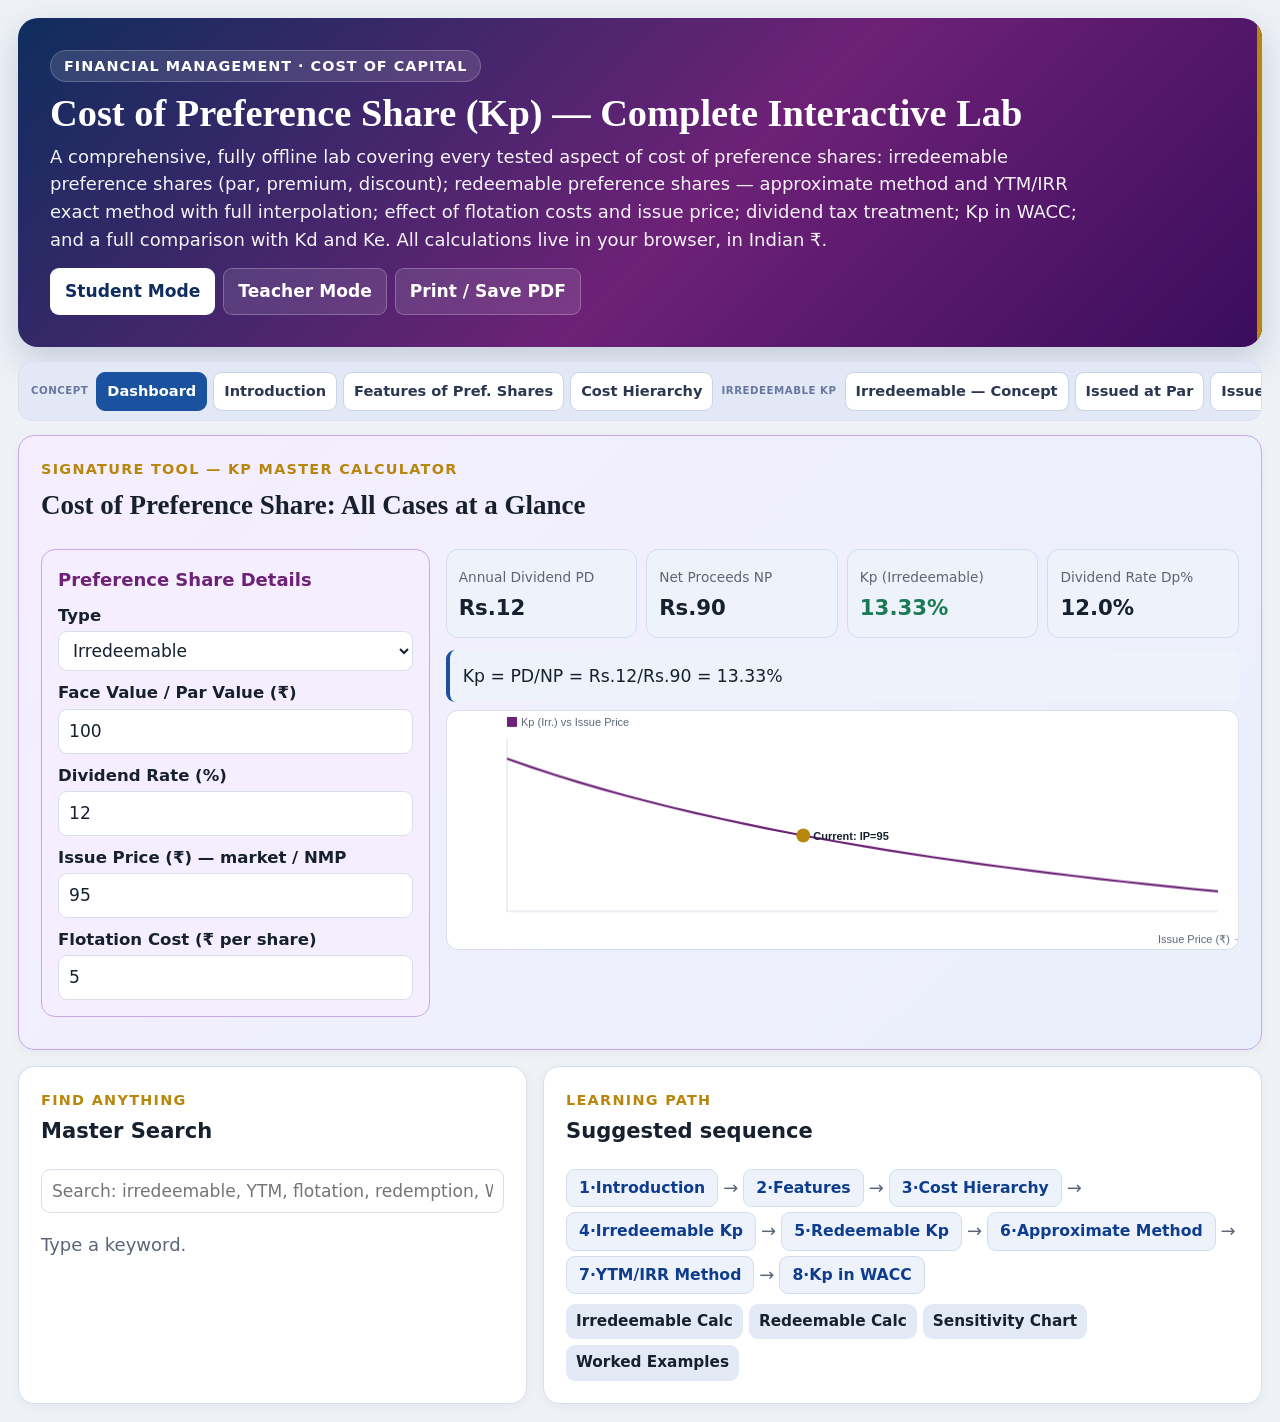
<file: Cost_of_Preference_Share_Lab.html>
<!doctype html>
<html lang="en">
<head>
<meta charset="utf-8">
<meta name="viewport" content="width=device-width,initial-scale=1">
<title>Cost of Preference Share (Kp) — Complete Interactive Lab</title>
<style>
:root{--bg:#eef2f7;--card:#fff;--ink:#16202e;--muted:#5c6575;--line:#d8dfe8;--blue:#1a52a0;--blue-d:#0f2d5e;--gold:#b8860b;--gold-l:#f2ead0;--green:#1a7a52;--red:#c0392b;color-scheme:light}
*{box-sizing:border-box}html{scroll-behavior:smooth;font-size:18px}
body{margin:0;background:var(--bg);color:var(--ink);font:1rem/1.55 Inter,system-ui,sans-serif}
.wrap{max-width:1420px;margin:auto;padding:18px}
.hero{padding:32px;border-radius:20px;background:linear-gradient(135deg,#0f2d5e 0%,#6d2177 55%,#3a0d5c 100%);color:#fff;box-shadow:0 14px 34px #0f2d5e30;position:relative;overflow:hidden}
.hero::after{content:"";position:absolute;top:0;right:0;bottom:0;width:5px;background:var(--gold)}
.hero h1{font-family:Georgia,serif;font-size:clamp(22px,3vw,40px);margin:0 0 8px;line-height:1.1}
.hero p{margin:0;opacity:.94;font-size:1rem;max-width:1060px}
.hero .chapref{display:inline-block;margin-bottom:10px;background:#ffffff1f;border:1px solid #ffffff30;padding:4px 13px;border-radius:999px;font-size:.8rem;font-weight:800;letter-spacing:.07em;text-transform:uppercase}
.hero .modewrap{margin-top:14px;display:flex;gap:8px;flex-wrap:wrap}
.hero .modewrap button{background:#ffffff1c;border:1px solid #ffffff3d;color:#fff}
.hero .modewrap button.on{background:#fff;color:var(--blue-d)}
.nav{display:flex;flex-wrap:nowrap;gap:6px;padding:10px;margin:14px 0;background:#e2e8f5;border:1px solid var(--line);border-radius:14px;overflow-x:auto;scrollbar-width:thin;position:sticky;top:0;z-index:5}
.tab{border:1px solid #c9d4e4;background:#fff;color:#2b3650;padding:7px 10px;border-radius:9px;font-weight:700;font-size:.81rem;white-space:nowrap;cursor:pointer;transition:.15s}
.tab:hover{transform:translateY(-1px)}.tab.active{background:var(--blue);color:#fff;border-color:var(--blue)}
.navsep{align-self:center;padding:0 2px;font-size:.57rem;font-weight:800;letter-spacing:.5px;text-transform:uppercase;color:#6878a0;white-space:nowrap;user-select:none}
.page{display:none}.page.active{display:block;animation:fade .2s ease}
@keyframes fade{from{opacity:.3}to{opacity:1}}
.grid{display:grid;grid-template-columns:repeat(12,1fr);gap:16px}
.card{background:var(--card);border:1px solid var(--line);border-radius:16px;padding:22px;box-shadow:0 3px 12px #16202e0a}
.s4{grid-column:span 4}.s5{grid-column:span 5}.s6{grid-column:span 6}.s7{grid-column:span 7}.s8{grid-column:span 8}.s12{grid-column:span 12}
h2,h3{margin-top:0}h2{font-family:Georgia,serif}.muted{color:var(--muted)}
label{display:block;font-weight:700;margin:9px 0 3px;font-size:.92rem}
input,select,button{font:inherit}
input,select{width:100%;padding:8px 10px;border:1px solid var(--line);border-radius:9px;background:#fff;color:var(--ink);font-size:.95rem}
input:focus,select:focus{outline:2px solid var(--blue);border-color:var(--blue)}
button{border:0;border-radius:9px;padding:9px 14px;background:var(--blue);color:#fff;font-weight:750;cursor:pointer;font-size:.95rem}
button:hover{filter:brightness(1.08)}.secondary{background:#e4eaf5;color:var(--ink)}
.metrics{display:grid;grid-template-columns:repeat(4,1fr);gap:9px}
.metric{padding:12px;border-radius:12px;background:#eef3fb;border:1px solid #d3ddef}
.metric small{color:var(--muted);font-size:.76rem}.metric strong{display:block;font-size:1.18rem;margin-top:2px}
.formula{background:var(--blue-d);color:#e9eeff;border-radius:12px;padding:15px;font:1rem/1.65 ui-monospace,Menlo,monospace;overflow:auto;white-space:pre-wrap;margin:8px 0}
.callout{padding:13px;border-left:4px solid var(--blue);background:#eef3fb;border-radius:9px;font-size:.96rem;margin:8px 0}
.good{color:var(--green);font-weight:800}.bad{color:var(--red);font-weight:800}.warn{color:var(--gold);font-weight:800}
table{width:100%;border-collapse:collapse}
th,td{padding:8px 9px;border-bottom:1px solid var(--line);text-align:right;white-space:nowrap;font-size:.91rem}
th:first-child,td:first-child{text-align:left}th{background:#eef2f8}
.scroll{overflow:auto;max-height:460px}
.quiz-card{padding:14px;border:1px solid var(--line);border-radius:12px;margin:8px 0}
.answer{margin-top:8px;padding:10px;border-radius:9px;background:#eef2f8;font-size:.95rem}
.mcq-option{display:block;width:100%;text-align:left;padding:8px 11px;margin:4px 0;border-radius:9px;border:1px solid var(--line);background:#fff;color:var(--ink);cursor:pointer;font-size:.94rem}
.mcq-option:hover{background:#eef3fb}.mcq-option.correct{background:#e3f3ea;border-color:var(--green)}.mcq-option.wrong{background:#f8e6e3;border-color:var(--red)}
.pillrow{display:flex;flex-wrap:wrap;gap:6px;align-items:center}
.stepflow{display:flex;flex-wrap:wrap;gap:5px;align-items:center;margin:8px 0}
.step{background:#eef3fb;border:1px solid #d3ddef;color:#0f3d8e;padding:6px 12px;border-radius:9px;font-weight:700;font-size:.87rem}
.arrow{color:var(--muted)}
ul,ol{padding-left:20px}li{margin-bottom:4px}
.adv{border-left:4px solid var(--green);background:#e3f3ea;padding:11px 13px;border-radius:9px;margin-bottom:7px}
.lim{border-left:4px solid var(--red);background:#fbeae7;padding:11px 13px;border-radius:9px;margin-bottom:7px}
canvas{display:block;width:100%;height:250px;border:1px solid var(--line);border-radius:12px;background:#fff}
.note{font-size:.9rem;color:var(--muted)}
.alert{padding:11px 13px;border-radius:10px;background:var(--gold-l);border-left:4px solid var(--gold);margin:8px 0}
.sk{font-size:.8rem;text-transform:uppercase;letter-spacing:.09em;font-weight:850;color:var(--gold);margin-bottom:4px}
.teacher-note{display:none;border-left:4px solid var(--gold);background:var(--gold-l);padding:11px 13px;border-radius:9px;margin-top:9px}
body.teacher .teacher-note{display:block}
.small-btn{padding:6px 10px;font-size:.85rem}
.hl-row{background:#e3f3ea!important;font-weight:700}
.type-card{border-radius:14px;padding:16px;margin-bottom:10px}
.irr-card{background:#eaf4ee;border:1px solid #a8d5bc}
.app-card{background:#eaf0fb;border:1px solid #b3c8e8}
.pref-card{background:#f5eeff;border:1px solid #c8a8e8}
@media(max-width:1050px){.metrics{grid-template-columns:repeat(2,1fr)}.s4,.s5,.s6,.s7,.s8{grid-column:span 6}}
@media(max-width:700px){.s4,.s5,.s6,.s7,.s8,.s12{grid-column:span 12}.wrap{padding:10px}}
@media print{.nav,.hero .modewrap,button,input,select{display:none!important}.page{display:block!important}.card{box-shadow:none;break-inside:avoid}body{background:#fff}}
@media(prefers-reduced-motion:reduce){*{animation:none!important}}
</style>
</head>
<body>
<div class="wrap">
<header class="hero">
<span class="chapref">Financial Management · Cost of Capital</span>
<h1>Cost of Preference Share (Kp) — Complete Interactive Lab</h1>
<p>A comprehensive, fully offline lab covering every tested aspect of cost of preference shares: irredeemable preference shares (par, premium, discount); redeemable preference shares — approximate method and YTM/IRR exact method with full interpolation; effect of flotation costs and issue price; dividend tax treatment; Kp in WACC; and a full comparison with Kd and Ke. All calculations live in your browser, in Indian ₹.</p>
<div class="modewrap">
<button id="modeStudent" class="on" onclick="setMode('student')">Student Mode</button>
<button id="modeTeacher" onclick="setMode('teacher')">Teacher Mode</button>
<button onclick="window.print()">Print / Save PDF</button>
</div>
</header>

<nav class="nav">
<span class="navsep">Concept</span>
<button class="tab active" data-page="dashboard">Dashboard</button>
<button class="tab" data-page="intro">Introduction</button>
<button class="tab" data-page="features">Features of Pref. Shares</button>
<button class="tab" data-page="cost_hierarchy">Cost Hierarchy</button>
<span class="navsep">Irredeemable Kp</span>
<button class="tab" data-page="irr_concept">Irredeemable — Concept</button>
<button class="tab" data-page="irr_par">Issued at Par</button>
<button class="tab" data-page="irr_premium">Issued at Premium</button>
<button class="tab" data-page="irr_discount">Issued at Discount</button>
<button class="tab" data-page="irr_flotation">Flotation Costs</button>
<span class="navsep">Redeemable Kp</span>
<button class="tab" data-page="red_concept">Redeemable — Concept</button>
<button class="tab" data-page="red_approx">Approximate Method</button>
<button class="tab" data-page="red_irr">YTM / IRR Method</button>
<button class="tab" data-page="red_scenarios">All Scenarios Table</button>
<span class="navsep">Special Topics</span>
<button class="tab" data-page="dividend_tax">Dividend & Tax Treatment</button>
<button class="tab" data-page="kp_in_wacc">Kp in WACC</button>
<button class="tab" data-page="kp_vs_kd">Kp vs Kd Comparison</button>
<span class="navsep">Calculators</span>
<button class="tab" data-page="calc_irr">Irredeemable Kp Calc</button>
<button class="tab" data-page="calc_red">Redeemable Kp Calc</button>
<button class="tab" data-page="calc_sens">Sensitivity Chart</button>
<span class="navsep">Practice</span>
<button class="tab" data-page="examples">Worked Examples</button>
<button class="tab" data-page="mcq">MCQ Bank</button>
<button class="tab" data-page="exam_gen">Exam Generator</button>
<span class="navsep">Reference</span>
<button class="tab" data-page="formula_bank">Formula Bank</button>
<button class="tab" data-page="glossary">Glossary</button>
</nav>

<!-- DASHBOARD -->
<section id="dashboard" class="page active">
<div class="grid">
<div class="card s12" style="background:linear-gradient(135deg,#f5eeff,#eaf0fb);border-color:#c8a8e8">
<div class="sk">Signature Tool — Kp Master Calculator</div>
<h2>Cost of Preference Share: All Cases at a Glance</h2>
<div class="grid" style="margin-top:8px">
<div class="s4">
  <div class="pref-card type-card">
  <b style="color:#6d2177">Preference Share Details</b>
  <label>Type</label>
  <select id="dashType" onchange="runDash()">
    <option value="irr">Irredeemable</option>
    <option value="red">Redeemable</option>
  </select>
  <label>Face Value / Par Value (₹)</label><input id="dashFV" type="number" value="100" step="10" oninput="runDash()">
  <label>Dividend Rate (%)</label><input id="dashDivRate" type="number" value="12" step="0.5" oninput="runDash()">
  <label>Issue Price (₹) — market / NMP</label><input id="dashIP" type="number" value="95" step="5" oninput="runDash()">
  <label>Flotation Cost (₹ per share)</label><input id="dashFlot" type="number" value="5" step="1" oninput="runDash()">
  <div id="dashRedExtra">
  <label>Redemption Value (₹)</label><input id="dashRV" type="number" value="100" step="5" oninput="runDash()">
  <label>Life / Tenure (years)</label><input id="dashN" type="number" value="8" min="1" oninput="runDash()">
  </div>
  </div>
</div>
<div class="s8">
  <div id="dashMetrics" class="metrics" style="grid-template-columns:repeat(4,1fr);margin-bottom:12px"></div>
  <div id="dashWorking"></div>
  <canvas id="dashSensChart"></canvas>
</div>
</div>
</div>
<div class="card s5">
<div class="sk">Find anything</div>
<h3>Master Search</h3>
<input id="masterSearch" type="text" placeholder="Search: irredeemable, YTM, flotation, redemption, WACC…">
<div id="masterResults" style="margin-top:10px"></div>
</div>
<div class="card s7">
<div class="sk">Learning Path</div>
<h3>Suggested sequence</h3>
<div class="stepflow">
<span class="step">1·Introduction</span><span class="arrow">→</span>
<span class="step">2·Features</span><span class="arrow">→</span>
<span class="step">3·Cost Hierarchy</span><span class="arrow">→</span>
<span class="step">4·Irredeemable Kp</span><span class="arrow">→</span>
<span class="step">5·Redeemable Kp</span><span class="arrow">→</span>
<span class="step">6·Approximate Method</span><span class="arrow">→</span>
<span class="step">7·YTM/IRR Method</span><span class="arrow">→</span>
<span class="step">8·Kp in WACC</span>
</div>
<div class="pillrow" style="margin-top:10px">
<button class="small-btn secondary" onclick="activatePage('calc_irr')">Irredeemable Calc</button>
<button class="small-btn secondary" onclick="activatePage('calc_red')">Redeemable Calc</button>
<button class="small-btn secondary" onclick="activatePage('calc_sens')">Sensitivity Chart</button>
<button class="small-btn secondary" onclick="activatePage('examples')">Worked Examples</button>
</div>
</div>
</div>
</section>

<!-- INTRODUCTION -->
<section id="intro" class="page">
<div class="grid">
<div class="card s8">
<div class="sk">Foundations</div>
<h2>Cost of Preference Share (Kp) — Introduction</h2>
<p>Preference shares are a hybrid security — they have features of both debt and equity. The <b>cost of preference share (Kp)</b> is the minimum rate of return that the firm must earn on the funds raised through preference share capital to maintain the market price of those shares.</p>
<h3>Why Kp is unique</h3>
<ul>
<li><b>Fixed dividend:</b> Preference shareholders receive a fixed dividend (unlike equity where it varies). This makes the cash flows more predictable — similar to debt.</li>
<li><b>No tax shield:</b> Unlike debt interest (which is tax-deductible), preference dividends are paid out of <i>after-tax profits</i>. This makes Kp more expensive than after-tax Kd for equivalent gross returns.</li>
<li><b>Priority over equity:</b> In dividends and liquidation, preference holders rank above equity but below debt. This intermediate risk position gives Kp its intermediate cost: Kd (after-tax) &lt; Kp &lt; Ke.</li>
<li><b>Cumulative / Non-cumulative:</b> Unpaid dividends on cumulative preference shares accumulate and must be paid before equity dividends. Non-cumulative unpaid dividends lapse.</li>
</ul>
<h3>Two main types for cost computation</h3>
<div class="type-card pref-card">
<b>1. Irredeemable (Perpetual) Preference Shares</b><br>
No fixed maturity date — dividend is paid in perpetuity. Company never repays the principal. Kp = Annual Dividend / Net Proceeds (a simple perpetuity formula).
</div>
<div class="type-card app-card" style="margin-top:8px">
<b>2. Redeemable Preference Shares</b><br>
Have a fixed maturity — capital is repaid at redemption value on a specified date. Kp must account for both the dividend stream AND the redemption (capital repayment). Requires either the approximate formula or the IRR/YTM method.
</div>
</div>
<div class="card s4">
<h3>Key symbols</h3>
<table>
<tr><th>Symbol</th><th>Meaning</th></tr>
<tr><td><b>Kp</b></td><td>Cost of preference share</td></tr>
<tr><td><b>PD</b></td><td>Annual preference dividend (₹)</td></tr>
<tr><td><b>FV</b></td><td>Face Value / Par Value (₹)</td></tr>
<tr><td><b>IP</b></td><td>Issue Price (₹)</td></tr>
<tr><td><b>NP</b></td><td>Net Proceeds = IP − Flotation</td></tr>
<tr><td><b>MP</b></td><td>Market Price (₹)</td></tr>
<tr><td><b>RV</b></td><td>Redemption Value (₹)</td></tr>
<tr><td><b>f</b></td><td>Flotation cost (₹ per share)</td></tr>
<tr><td><b>n</b></td><td>Life of redeemable pref. share (yrs)</td></tr>
<tr><td><b>Dp</b></td><td>Dividend rate (%) on face value</td></tr>
</table>
<div class="callout" style="margin-top:10px"><b>Annual Dividend:</b><br>PD = Dividend Rate % × Face Value<br>PD = Dp% × FV</div>
</div>
</div>
</section>

<!-- FEATURES -->
<section id="features" class="page">
<div class="grid">
<div class="card s8">
<div class="sk">Foundations</div>
<h2>Features of Preference Shares</h2>
<table>
<tr><th>Feature</th><th>Preference Shares</th><th>Equity Shares</th><th>Debentures/Bonds</th></tr>
<tr><td>Dividend / Return</td><td>Fixed rate — preferential</td><td>Variable — residual</td><td>Fixed interest — contractual</td></tr>
<tr><td>Priority in dividend</td><td>Before equity</td><td>Last (residual)</td><td>Not applicable (interest paid first)</td></tr>
<tr><td>Priority in liquidation</td><td>Before equity, after debt</td><td>Last</td><td>First (senior creditor)</td></tr>
<tr><td>Voting rights</td><td>Usually none (some exceptions)</td><td>Yes</td><td>No</td></tr>
<tr><td>Tax on company</td><td>No tax deduction on dividend</td><td>No tax deduction on dividend</td><td>Interest tax-deductible</td></tr>
<tr><td>Capital repayment</td><td>Redeemable or Irredeemable</td><td>No repayment</td><td>Yes — at maturity</td></tr>
<tr><td>Cost to company</td><td>Kp — intermediate (no tax shield)</td><td>Ke — highest</td><td>Kd(1−Tc) — lowest</td></tr>
</table>
<h3 style="margin-top:14px">Types of Preference Shares</h3>
<div class="grid" style="margin-top:6px">
<div class="s6">
<div class="adv"><b>Cumulative:</b> Unpaid dividends accumulate (arrears) and must be cleared before equity dividends. More investor protection → lower required return.</div>
<div class="adv" style="margin-top:7px"><b>Redeemable:</b> Repaid at maturity. Finite life — Kp calculation requires handling redemption value. Under Indian Companies Act, most new issues must be redeemable.</div>
<div class="adv" style="margin-top:7px"><b>Participating:</b> In addition to fixed dividend, may share in surplus profits with equity shareholders.</div>
</div>
<div class="s6">
<div class="lim"><b>Non-Cumulative:</b> Unpaid dividends lapse — not carried forward. Less investor protection → higher required return.</div>
<div class="lim" style="margin-top:7px"><b>Irredeemable (Perpetual):</b> No fixed maturity — dividend paid in perpetuity. Uncommon in modern corporate practice; mostly theoretical in FM.</div>
<div class="lim" style="margin-top:7px"><b>Convertible:</b> Can be converted into equity shares at a specified date/ratio. Kp computation gets complex (option value).</div>
</div>
</div>
</div>
<div class="card s4">
<h3>Preference vs Debenture — Cost comparison</h3>
<div class="formula">Assume: FV=₹100, Rate=12%, Tax=30%

Debenture (Kd after tax):
  Interest = ₹12
  Tax saving = 12 × 0.30 = ₹3.60
  Net cost = ₹8.40
  Kd = 8.40/100 = 8.40%

Preference Share (Kp):
  Dividend = ₹12
  No tax deduction
  Kp = 12/100 = 12.00%

Kp > Kd because preference dividends
carry NO tax shield.
Difference: 12% − 8.40% = 3.60%
= (Dividend rate × Tax rate)</div>
<div class="alert" style="margin-top:10px"><b>Key exam point:</b> Preference dividend is NOT tax-deductible. There is no (1−Tc) adjustment for Kp, unlike Kd.</div>
</div>
</div>
</section>

<!-- COST HIERARCHY -->
<section id="cost_hierarchy" class="page">
<div class="grid">
<div class="card s8">
<div class="sk">Foundations</div>
<h2>Cost Hierarchy — Position of Kp</h2>
<p>Kp sits squarely between the after-tax cost of debt (Kd) and the cost of equity (Ke / Kr). This position is determined by the risk and tax treatment of each source.</p>
<table>
<tr><th>Source</th><th>Risk Rank</th><th>Tax Benefit</th><th>Typical Cost</th></tr>
<tr><td><b>Debt (Kd after-tax)</b></td><td>Lowest — secured, priority claim</td><td class="good">Yes — interest deductible</td><td class="good">Cheapest</td></tr>
<tr><td><b>Preference Share (Kp)</b></td><td>Medium — priority over equity, fixed dividend</td><td class="bad">No — dividend not deductible</td><td>Intermediate</td></tr>
<tr><td><b>Retained Earnings (Kr)</b></td><td>High — residual claim, no guarantee</td><td class="bad">No tax benefit</td><td>High</td></tr>
<tr><td><b>New Equity (Ke)</b></td><td>Highest — residual + flotation</td><td class="bad">No tax benefit + flotation</td><td class="bad">Highest</td></tr>
</table>
<div class="callout" style="margin-top:12px"><b>Why Kp > Kd (after-tax)?</b><br>
Both debenture and preference shareholders receive a fixed return. But:<br>
• Interest on debt is tax-deductible → effective cost = rate × (1−Tc)<br>
• Preference dividend is NOT deductible → effective cost = full rate<br>
Even if both carry the same stated rate, Kp > Kd (after-tax).<br><br>
<b>Why Kp < Ke?</b><br>
Preference holders have priority over equity in both dividends and liquidation. They bear less risk than equity shareholders, so they accept a lower return.</div>
<canvas id="hierarchyChart" style="height:220px;margin-top:14px"></canvas>
</div>
<div class="card s4">
<h3>Numerical illustration</h3>
<p class="note">Firm with: Debt at 12%, Tax 30%; Preference at 12%; Equity Ke = 15%.</p>
<div class="formula">Kd (after-tax) = 12% × (1−0.30)
              = 12% × 0.70
              = 8.40%

Kp = 12% (no tax adjustment)

Ke = 15%

Hierarchy:
  Kd = 8.40%  &lt; Kp = 12%  &lt; Ke = 15%</div>
<div class="teacher-note"><b>Teaching note:</b> The gap between Kd (8.40%) and Kp (12%) is the tax shield: 12%×30% = 3.60%. This is why firms prefer debt to preference shares from a pure cost-of-capital perspective.</div>
</div>
</div>
</section>

<!-- IRREDEEMABLE CONCEPT -->
<section id="irr_concept" class="page">
<div class="grid">
<div class="card s8">
<div class="sk">Irredeemable Kp</div>
<h2>Irredeemable Preference Shares — Concept</h2>
<p>An irredeemable (perpetual) preference share pays a fixed dividend forever and is never redeemed. It is a perpetuity. The cost is simply the ratio of the annual dividend to the net proceeds received by the company.</p>
<div class="formula">Annual Dividend:
  PD = Dividend Rate (Dp%) × Face Value (FV)

Cost of Irredeemable Preference Share:

  Kp = PD / NP

where:
  PD  = Annual Preference Dividend (₹)
  NP  = Net Proceeds per share (₹)
      = Issue Price − Flotation Cost
      = IP − f

Special cases:
  At par with no flotation:      NP = FV  → Kp = PD/FV = Dp%
  At premium with no flotation:  NP = IP > FV → Kp &lt; Dp%
  At discount with no flotation: NP = IP &lt; FV → Kp > Dp%
  With flotation cost:           NP = IP − f → Kp rises</div>
<div class="callout" style="margin-top:10px"><b>Key insight:</b> For irredeemable preference shares, Kp is simply the dividend yield on net proceeds. Because there is no maturity/redemption, there is no capital gain or loss component — the return is entirely from dividends.</div>
<div class="teacher-note"><b>Teaching note:</b> Many students confuse face value with net proceeds. Always use NP (= IP − flotation), not FV, unless explicitly told there is no flotation and issued at par. If issued at par with no flotation, NP = FV and Kp = Dp%, but this is a special case.</div>
</div>
<div class="card s4">
<h3>Comparison of cases</h3>
<table>
<tr><th>Scenario</th><th>NP vs FV</th><th>Kp vs Dp%</th></tr>
<tr><td>At par, no flotation</td><td>NP = FV</td><td>Kp = Dp%</td></tr>
<tr><td>At premium, no flotation</td><td>NP &gt; FV</td><td class="good">Kp &lt; Dp%</td></tr>
<tr><td>At discount, no flotation</td><td>NP &lt; FV</td><td class="bad">Kp &gt; Dp%</td></tr>
<tr><td>At par, with flotation</td><td>NP &lt; FV</td><td class="bad">Kp &gt; Dp%</td></tr>
<tr><td>At premium, with flotation</td><td>NP ≥ or &lt; FV</td><td>Depends</td></tr>
<tr><td>At discount, with flotation</td><td>NP &lt; FV (further)</td><td class="bad">Kp &gt;&gt; Dp%</td></tr>
</table>
<div class="alert" style="margin-top:10px"><b>Rule:</b> Anything that reduces NP below FV increases Kp above Dp%. Anything that increases NP above FV reduces Kp below Dp%.</div>
</div>
</div>
</section>

<!-- IRREDEEMABLE AT PAR -->
<section id="irr_par" class="page">
<div class="grid">
<div class="card s7">
<div class="sk">Irredeemable Kp</div>
<h2>Irredeemable — Issued at Par</h2>
<p>Issued at par means the issue price equals the face value. If there is no flotation cost, NP = FV = IP, and Kp equals the stated dividend rate.</p>
<div class="formula">FV = IP = NP (when no flotation cost)
PD = Dp% × FV

Kp = PD / NP = (Dp% × FV) / FV = Dp%

Example: FV=₹100, Dp=12%, No flotation
  PD = 12% × 100 = ₹12
  NP = ₹100
  Kp = 12/100 = 12.00% = Dp%

With flotation cost ₹5:
  NP = 100 − 5 = ₹95
  Kp = 12/95 = 12.63% > Dp%</div>
<div class="callout" style="margin-top:10px"><b>Interpretation:</b> When issued at par with no flotation costs, the cost of preference capital equals the stated dividend rate. This is the baseline case. Any deviation (premium, discount, or flotation) changes Kp from Dp%.</div>
</div>
<div class="card s5">
<h3>Quick illustration</h3>
<p class="note">P Ltd. issues 12% preference shares of ₹100 each at par. Compute Kp (a) without flotation cost and (b) with flotation cost ₹6 per share.</p>
<div class="formula">PD = 12% × ₹100 = ₹12

(a) No flotation cost:
    NP = ₹100
    Kp = 12/100 = 12.00%

(b) Flotation cost ₹6:
    NP = 100 − 6 = ₹94
    Kp = 12/94 = 12.77%

Flotation premium = 12.77% − 12.00% = 0.77%</div>
<div class="teacher-note"><b>Teaching note:</b> Emphasise that even though the share is issued at par (no premium or discount on price), flotation costs still make Kp exceed Dp%. The market pays ₹100, but the company only keeps ₹94.</div>
</div>
</div>
</section>

<!-- IRREDEEMABLE AT PREMIUM -->
<section id="irr_premium" class="page">
<div class="grid">
<div class="card s7">
<div class="sk">Irredeemable Kp</div>
<h2>Irredeemable — Issued at Premium</h2>
<p>Issued at premium means the issue price exceeds the face value (IP &gt; FV). Higher proceeds for the same dividend → lower cost.</p>
<div class="formula">IP > FV (issued at premium)
NP = IP − Flotation Cost
PD = Dp% × FV   (dividend on Face Value, not IP)

Kp = PD / NP

Note: Dividend is always computed on FACE VALUE,
not on the issue price or premium.

Example: FV=₹100, IP=₹110, Dp=12%, Flotation=₹4
  PD = 12% × 100 = ₹12
  NP = 110 − 4 = ₹106
  Kp = 12/106 = 11.32%  &lt; Dp% of 12%

Without flotation:
  NP = ₹110
  Kp = 12/110 = 10.91%  &lt;&lt; Dp%</div>
<div class="callout"><b>Why Kp &lt; Dp% at premium?</b><br>The company raises more funds per share (₹110) but pays the same fixed dividend (₹12 on FV ₹100). The effective yield on the funds raised is lower — good for the company, lower cost of capital.</div>
</div>
<div class="card s5">
<h3>Effect of premium magnitude</h3>
<table>
<tr><th>Issue Price (₹)</th><th>Flotation (₹)</th><th>NP (₹)</th><th>Kp</th></tr>
<tr><td>100 (par)</td><td>0</td><td>100</td><td>12.00%</td></tr>
<tr><td>105</td><td>0</td><td>105</td><td>11.43%</td></tr>
<tr><td>110</td><td>0</td><td>110</td><td>10.91%</td></tr>
<tr><td>120</td><td>0</td><td>120</td><td>10.00%</td></tr>
<tr><td>110</td><td>4</td><td>106</td><td>11.32%</td></tr>
<tr><td>110</td><td>10</td><td>100</td><td>12.00%</td></tr>
</table>
<p class="note" style="margin-top:6px">PD = ₹12 throughout. FV = ₹100. Notice: flotation of ₹10 on a ₹110 issue brings NP back to par — Kp = Dp%.</p>
<div class="alert" style="margin-top:8px"><b>Exam trap:</b> Dividend is always on Face Value. A 12% preference share with FV=₹100 issued at ₹110 pays ₹12 — not ₹13.20.</div>
</div>
</div>
</section>

<!-- IRREDEEMABLE AT DISCOUNT -->
<section id="irr_discount" class="page">
<div class="grid">
<div class="card s7">
<div class="sk">Irredeemable Kp</div>
<h2>Irredeemable — Issued at Discount</h2>
<p>Issued at discount means the issue price is below face value (IP &lt; FV). Lower proceeds for the same dividend → higher cost. Rarer in practice (regulatory constraints in India).</p>
<div class="formula">IP &lt; FV (issued at discount)
NP = IP − Flotation Cost   (if any)
PD = Dp% × FV              (always on face value)

Kp = PD / NP   (NP &lt; FV → Kp > Dp%)

Example: FV=₹100, IP=₹90, Dp=12%, No flotation
  PD = 12% × 100 = ₹12
  NP = ₹90
  Kp = 12/90 = 13.33%  > Dp% of 12%

With flotation ₹5:
  NP = 90 − 5 = ₹85
  Kp = 12/85 = 14.12%</div>
<div class="callout"><b>Why Kp &gt; Dp% at discount?</b><br>The company raises fewer funds per share (₹90) but pays the same fixed dividend (₹12 on FV ₹100). The effective yield on the reduced funds raised is higher — bad for the company, more expensive capital.</div>
<div class="lim" style="margin-top:8px"><b>Regulatory note (India):</b> Section 53 of the Companies Act 2013 prohibits companies from issuing shares at a discount (applicable to equity). Preference shares can also face restrictions. In practice, this case is more theoretical for exam purposes.</div>
</div>
<div class="card s5">
<h3>Effect of discount magnitude</h3>
<table>
<tr><th>Issue Price (₹)</th><th>Flotation (₹)</th><th>NP (₹)</th><th>Kp</th></tr>
<tr><td>100 (par)</td><td>0</td><td>100</td><td>12.00%</td></tr>
<tr><td>95</td><td>0</td><td>95</td><td>12.63%</td></tr>
<tr><td>90</td><td>0</td><td>90</td><td>13.33%</td></tr>
<tr><td>85</td><td>0</td><td>85</td><td>14.12%</td></tr>
<tr><td>90</td><td>5</td><td>85</td><td>14.12%</td></tr>
<tr><td>80</td><td>5</td><td>75</td><td>16.00%</td></tr>
</table>
<p class="note" style="margin-top:6px">PD = ₹12 throughout. Notice Kp rises sharply as NP falls — even small discounts significantly increase cost.</p>
</div>
</div>
</section>

<!-- IRREDEEMABLE FLOTATION -->
<section id="irr_flotation" class="page">
<div class="grid">
<div class="card s7">
<div class="sk">Irredeemable Kp</div>
<h2>Flotation Costs — Effect on Irredeemable Kp</h2>
<p>Flotation costs (underwriting fees, brokerage, listing charges) reduce the net proceeds from the issue, raising the effective cost of preference capital above the dividend yield on issue price.</p>
<div class="formula">NP = IP − f          (f = flotation cost per share)
   = IP × (1 − f%)   (f% = flotation as % of IP)

Kp = PD / NP

Effect of flotation:
  Without flotation: Kp = PD/IP
  With flotation:    Kp = PD/(IP−f)  > PD/IP
  Flotation premium = Kp(with) − Kp(without)
                    = PD×f / [IP×(IP−f)]</div>
<h3 style="margin-top:12px">Comprehensive illustration</h3>
<p class="note">FV=₹100, IP=₹105, Dp=14%, Flotation = 4% of issue price.</p>
<div class="formula">PD = 14% × 100 = ₹14

Flotation (₹) = 4% × 105 = ₹4.20
NP = 105 − 4.20 = ₹100.80

Kp = 14 / 100.80 = 13.89%

Without flotation: Kp = 14/105 = 13.33%
Flotation premium = 13.89% − 13.33% = 0.56%

Interpretation: Flotation costs add 0.56 percentage
points to the cost of preference capital.</div>
</div>
<div class="card s5">
<h3>Two ways to express flotation cost</h3>
<table>
<tr><th>Flotation stated as</th><th>Formula for NP</th><th>Example (IP=₹100)</th></tr>
<tr><td>₹ per share (absolute)</td><td>NP = IP − f</td><td>f=₹5 → NP=₹95</td></tr>
<tr><td>% of issue price</td><td>NP = IP×(1−f%)</td><td>f=5% → NP=₹95</td></tr>
<tr><td>% of face value</td><td>NP = IP − f%×FV</td><td>f=5%×₹100=₹5 → NP=₹95</td></tr>
</table>
<div class="callout" style="margin-top:10px"><b>Always identify:</b><br>1. Is the flotation cost given as ₹ per share or as a percentage?<br>2. Is the percentage of issue price or face value?<br>3. Subtract from issue price to get NP, then compute Kp = PD/NP.</div>
<canvas id="flotIrrChart" style="height:200px;margin-top:10px"></canvas>
</div>
</div>
</section>

<!-- REDEEMABLE CONCEPT -->
<section id="red_concept" class="page">
<div class="grid">
<div class="card s8">
<div class="sk">Redeemable Kp</div>
<h2>Redeemable Preference Shares — Concept</h2>
<p>Redeemable preference shares have a fixed maturity. The investor receives annual dividends during the life of the share AND gets back the redemption value (RV) at maturity. Kp must account for both streams — it is the IRR of the cash flows.</p>
<div class="formula">Cash flows from the company's perspective (outflows):
  Year 0:      Receive NP (inflow)
  Year 1 to n: Pay PD (annual dividend — outflow)
  Year n:      Pay RV (redemption value — outflow)

Kp is the rate that equates:
  NP = PD/(1+Kp) + PD/(1+Kp)² + … + PD/(1+Kp)ⁿ + RV/(1+Kp)ⁿ
     = PD × PVIFA(Kp,n) + RV × PVIF(Kp,n)

This is the EXACT method — requires trial and error (IRR).

The APPROXIMATE method provides a quick estimate
without present value tables.</div>
<h3 style="margin-top:12px">Three key values</h3>
<div class="grid" style="margin-top:6px">
<div class="s4">
<div class="type-card pref-card"><b>NP — Net Proceeds</b><br>What the company receives when the share is issued.<br>NP = Issue Price − Flotation Cost</div>
</div>
<div class="s4">
<div class="type-card app-card"><b>PD — Annual Dividend</b><br>The fixed annual cash outflow to preference holders.<br>PD = Dp% × Face Value</div>
</div>
<div class="s4">
<div class="type-card irr-card"><b>RV — Redemption Value</b><br>Amount repaid at maturity.<br>RV = Face Value (at par) or specified amount</div>
</div>
</div>
<div class="callout" style="margin-top:10px"><b>When RV ≠ NP:</b> If the company raises less than it repays (NP &lt; RV), the difference is an additional cost spread over n years. If it raises more than it repays (NP &gt; RV), there is a saving — reducing Kp. The approximate method captures this via a simple average.</div>
</div>
<div class="card s4">
<h3>Redemption value cases</h3>
<table>
<tr><th>RV relative to FV</th><th>Type</th><th>Effect on Kp</th></tr>
<tr><td>RV = FV</td><td>Redeemed at par</td><td>Neutral</td></tr>
<tr><td>RV &gt; FV</td><td>Redeemed at premium</td><td class="bad">Kp rises (extra cost at end)</td></tr>
<tr><td>RV &lt; FV</td><td>Redeemed at discount</td><td class="good">Kp falls (saving at end)</td></tr>
</table>
<div class="alert" style="margin-top:10px"><b>NP vs RV:</b><br>The capital gain/loss component of Kp for redeemable shares = (RV − NP)/n (spread over life). If RV &gt; NP: additional cost (like buying at discount). If RV &lt; NP: saving (like buying at premium).</div>
</div>
</div>
</section>

<!-- APPROXIMATE METHOD -->
<section id="red_approx" class="page">
<div class="grid">
<div class="card s7">
<div class="sk">Redeemable Kp</div>
<h2>Approximate Method — Redeemable Kp</h2>
<p>The approximate formula gives a quick, fairly accurate estimate of Kp without using present value tables. It treats the annualised capital gain/loss and dividend together, divided by the average investment.</p>
<div class="formula">          PD + (RV − NP) / n
Kp  =  ─────────────────────────
             (NP + RV) / 2

where:
  PD  = Annual Preference Dividend = Dp% × FV
  RV  = Redemption Value
  NP  = Net Proceeds = Issue Price − Flotation Cost
  n   = Life of preference share (years)

Numerator:   PD + (RV−NP)/n
  = Annual dividend + Annualised capital gain (or loss)

Denominator: (NP+RV)/2
  = Average of opening investment (NP) and closing
    obligation (RV) — approximate average book value

The formula is analogous to Kd approximate formula.</div>
<h3 style="margin-top:12px">Illustration</h3>
<p class="note">FV=₹100, Dp=13%, IP=₹98, Flotation=₹3, RV=₹105, n=7 years.</p>
<div class="formula">PD  = 13% × 100 = ₹13
NP  = 98 − 3 = ₹95
RV  = ₹105

Capital component = (105 − 95)/7 = 10/7 = ₹1.429/yr

Numerator  = 13 + 1.429 = ₹14.429
Denominator = (95 + 105)/2 = ₹100

Kp (Approx) = 14.429 / 100 = 14.43%</div>
</div>
<div class="card s5">
<h3>When capital component is negative</h3>
<p class="note">If NP &gt; RV, the company raises more than it repays — this reduces Kp.</p>
<div class="formula">Example: NP=₹108, RV=₹100, PD=₹11, n=6

Capital component = (100−108)/6 = −8/6 = −₹1.333/yr

Numerator  = 11 + (−1.333) = ₹9.667
Denominator = (108+100)/2 = ₹104

Kp (Approx) = 9.667/104 = 9.30%</div>
<div class="callout" style="margin-top:10px"><b>Accuracy of approximate method:</b><br>The approximate method gives a result close to the IRR method but not exact. It is acceptable in exams unless specifically asked for the "exact" or "IRR" method. The YTM method (next page) gives the precise answer.</div>
<div class="alert"><b>Memory trick:</b> Kp approx formula = same as Kd approx formula. Both are:<br>(Annual payment + Annual capital change) / Average of opening and closing values</div>
</div>
</div>
</section>

<!-- YTM IRR METHOD -->
<section id="red_irr" class="page">
<div class="grid">
<div class="card s7">
<div class="sk">Redeemable Kp</div>
<h2>YTM / IRR Method — Exact Kp</h2>
<p>The exact method computes Kp as the Internal Rate of Return (IRR) of the actual cash flows — net proceeds in, dividends and redemption value out. Requires interpolation between two trial rates.</p>
<div class="formula">Step 1: List cash flows (from company's perspective)
  Year 0: +NP     (inflow — proceeds received)
  Year 1 to n: −PD (annual dividend outflow)
  Year n: −RV     (redemption outflow, additional to Year n PD)

Step 2: Try Rate r₁ → PV of outflows (PD annuity + RV)
  PV₁ = PD × PVIFA(r₁,n) + RV × PVIF(r₁,n)

Step 3: Try Rate r₂ → PV of outflows
  PV₂ = PD × PVIFA(r₂,n) + RV × PVIF(r₂,n)

Step 4: Interpolate
  Kp = r₁ + [(NP − PV₁)/(PV₂ − PV₁)] × (r₂ − r₁)

Choose r₁ &lt; Kp (so PV₁ &gt; NP) and r₂ &gt; Kp (PV₂ &lt; NP)
Bracket Kp between r₁ and r₂ for accurate interpolation.</div>
<h3 style="margin-top:12px">Full worked illustration</h3>
<p class="note">FV=₹100, Dp=12%, IP=₹97, Flotation=₹2, RV=₹102, n=5 years.</p>
<div class="formula">PD  = 12% × 100 = ₹12   |   NP = 97−2 = ₹95

Try r₁ = 14%:
  PV = 12×PVIFA(14%,5) + 102×PVIF(14%,5)
     = 12×3.433 + 102×0.519
     = 41.196 + 52.938 = ₹94.134

Try r₂ = 13%:
  PV = 12×PVIFA(13%,5) + 102×PVIF(13%,5)
     = 12×3.517 + 102×0.543
     = 42.204 + 55.386 = ₹97.590

Interpolation (NP = ₹95; PV₁=94.134 at 14%; PV₂=97.590 at 13%):
  Kp = 14% + [(95−94.134)/(97.590−94.134)] × (14%−13%)
  Note: r₁=14% gives lower PV; r₂=13% gives higher PV.
  Kp = 13% + [(97.590−95)/(97.590−94.134)] × 1%
     = 13% + [2.590/3.456] × 1%
     = 13% + 0.75%
     = 13.75%</div>
</div>
<div class="card s5">
<h3>Interpolation — visual</h3>
<div class="formula">Rate   |  PV of outflows
─────────────────────
13%    |  ₹97.590  ← above NP = ₹95
?%  Kp |  ₹95.000  ← NP (breakeven)
14%    |  ₹94.134  ← below NP = ₹95

Kp lies between 13% and 14%

Linear interpolation:
Kp = 13 + (97.590−95)/(97.590−94.134)
   = 13 + 2.590/3.456 = 13.75%</div>
<div class="callout" style="margin-top:10px"><b>Choosing trial rates:</b><br>Start with the approximate Kp as your first guess. Then try rates just above and below until you bracket NP. Use rates that are 1–2% apart for accuracy.<br><br>The calculator on the next page solves this exactly using numerical bisection.</div>
<div class="teacher-note"><b>Teaching note:</b> Walk students through why PV falls as rate rises (inverse relationship). Higher discount rate → lower present value of future cash flows → PV &lt; NP → the rate is too high. Lower rate → PV &gt; NP → rate too low. Kp is found where PV = NP exactly.</div>
</div>
</div>
</section>

<!-- ALL SCENARIOS TABLE -->
<section id="red_scenarios" class="page">
<div class="grid">
<div class="card s12">
<div class="sk">Redeemable Kp</div>
<h2>All Scenarios — Redeemable Preference Share Kp Summary</h2>
<p class="note">Base case: FV=₹100, Dp=12% (PD=₹12), n=6 years. Kp computed by approximate method.</p>
<div id="scenTable" class="scroll"></div>
<div class="callout" style="margin-top:12px"><b>Key observations from the table:</b><br>
1. Higher issue price (lower NP) → higher Kp — more capital gain at redemption.<br>
2. Higher redemption value → higher Kp — larger repayment than proceeds received.<br>
3. Flotation costs always increase Kp — they reduce NP without reducing repayment.<br>
4. Longer tenure spreads the capital gain/loss component, affecting Kp.</div>
</div>
</div>
</section>

<!-- DIVIDEND TAX TREATMENT -->
<section id="dividend_tax" class="page">
<div class="grid">
<div class="card s8">
<div class="sk">Special Topics</div>
<h2>Dividend Tax Treatment — Why No Tax Adjustment in Kp</h2>
<p>This is one of the most critical — and most commonly tested — distinctions in cost of capital theory.</p>
<table>
<tr><th>Item</th><th>Debt Interest</th><th>Preference Dividend</th></tr>
<tr><td>Payment</td><td>Interest — contractual obligation</td><td>Dividend — discretionary (but practically fixed for pref.)</td></tr>
<tr><td>Tax treatment for company</td><td class="good">Tax-deductible (Income Tax Act, India)</td><td class="bad">NOT tax-deductible — paid from after-tax profits</td></tr>
<tr><td>Cost formula</td><td>Kd = Interest×(1−Tc)/NP</td><td>Kp = PD/NP (no tax adjustment)</td></tr>
<tr><td>Effect of corporate tax rate</td><td class="good">Higher Tc → lower Kd (after-tax)</td><td class="bad">Tc has no impact on Kp</td></tr>
<tr><td>Where paid from</td><td>Pre-tax income (reduces taxable income)</td><td>Post-tax income (profits after tax)</td></tr>
</table>
<div class="formula" style="margin-top:12px">Comparison: ₹100 FV, 12% rate, Tax rate 30%

Debenture (Kd after-tax):
  Interest outflow = ₹12
  Tax saving = 12 × 30% = ₹3.60
  Effective annual cost = ₹8.40
  Kd = 8.40/100 = 8.40%  ← reduced by tax

Preference Share (Kp):
  Dividend outflow = ₹12
  Tax saving = ZERO
  Effective annual cost = ₹12.00
  Kp = 12/100 = 12.00%  ← no tax adjustment

Kp − Kd (after-tax) = 12% − 8.40% = 3.60%
This gap = Dividend Rate × Tax Rate = 12% × 30%</div>
</div>
<div class="card s4">
<h3>Tax on Preference Dividend in India</h3>
<div class="callout"><b>Historical context:</b> India abolished Dividend Distribution Tax (DDT) in 2020. Prior to that, companies paid DDT on dividends (including preference dividends) at a flat rate before distribution. Since FY2020-21, dividends are taxable in the hands of the investor at their income tax slab rate. However:<br><br>
• The dividend is still paid from AFTER-TAX PROFITS of the company<br>
• The company gets NO deduction for preference dividend in computing its taxable income<br>
• Therefore Kp formula has NO (1−Tc) adjustment — dividend tax changes investor returns, not company cost</div>
<div class="alert" style="margin-top:10px"><b>Exam rule:</b> Never multiply Kp by (1−Tc). Only Kd gets the tax adjustment. This is the most common error students make.</div>
<div class="teacher-note"><b>Teaching note:</b> Students confuse dividend tax (paid by investor/company) with interest tax deduction (received by company). Draw a clear P&L line: interest reduces taxable income (before tax); dividends come out of net profit (after tax). Taxability in investor hands is a separate matter.</div>
</div>
</div>
</section>

<!-- KP IN WACC -->
<section id="kp_in_wacc" class="page">
<div class="grid">
<div class="card s7">
<div class="sk">Special Topics</div>
<h2>Kp in the Weighted Average Cost of Capital (WACC)</h2>
<p>Kp enters the WACC as the cost assigned to the preference share component, weighted by its proportion in the overall capital structure.</p>
<div class="formula">WACC = Kd×Wd + Kp×Wp + Ke×We

where:
  Wd = Weight of Debt = D / (D+P+E)
  Wp = Weight of Preference = P / (D+P+E)
  We = Weight of Equity = E / (D+P+E)

Weights can be:
  Book Value weights: use balance sheet values
  Market Value weights: use market prices × quantities
  Target weights: use firm's desired capital structure</div>
<h3 style="margin-top:12px">Comprehensive WACC illustration</h3>
<p class="note">Capital structure: Debt ₹40 lakh (Kd after-tax 8%), Preference ₹20 lakh (Kp 12%), Equity ₹60 lakh (Ke 16%). Total = ₹1,20,00,000.</p>
<div class="formula">Total = 40+20+60 = ₹120 lakh

Wd = 40/120 = 0.333   Kd = 8.00%
Wp = 20/120 = 0.167   Kp = 12.00%
We = 60/120 = 0.500   Ke = 16.00%

WACC = 0.333×8.00 + 0.167×12.00 + 0.500×16.00
     = 2.664 + 2.004 + 8.000
     = 12.668% ≈ 12.67%</div>
<div class="callout" style="margin-top:10px"><b>Book value vs market value weights:</b><br>
Book value weights are simpler but may not reflect current market conditions. Market value weights are theoretically superior — they reflect current investor expectations. Most Indian exam problems use book value weights unless specified otherwise.</div>
</div>
<div class="card s5">
<canvas id="waccPieChart" style="height:220px;margin-top:6px"></canvas>
<h3 style="margin-top:14px">WACC Calculator (3-source)</h3>
<label>Debt amount (₹ lakh)</label><input id="waccD" type="number" value="40" step="5">
<label>Kd after-tax (%)</label><input id="waccKd" type="number" value="8" step="0.5">
<label>Preference amount (₹ lakh)</label><input id="waccP" type="number" value="20" step="5">
<label>Kp (%)</label><input id="waccKp" type="number" value="12" step="0.5">
<label>Equity amount (₹ lakh)</label><input id="waccE" type="number" value="60" step="5">
<label>Ke (%)</label><input id="waccKe" type="number" value="16" step="0.5">
<button onclick="calcWACC()" style="margin-top:10px;width:100%">Compute WACC</button>
<div id="waccResult" style="margin-top:10px"></div>
</div>
</div>
</section>

<!-- KP VS KD -->
<section id="kp_vs_kd" class="page">
<div class="grid">
<div class="card s8">
<div class="sk">Special Topics</div>
<h2>Kp vs Kd — Full Comparison</h2>
<table>
<tr><th>Criterion</th><th>Cost of Preference (Kp)</th><th>Cost of Debt (Kd)</th></tr>
<tr><td>Nature of payment</td><td>Preference dividend</td><td>Interest</td></tr>
<tr><td>Tax deductibility</td><td class="bad">No — paid from after-tax profits</td><td class="good">Yes — interest is tax-deductible</td></tr>
<tr><td>Cost formula (irredeemable)</td><td>Kp = PD / NP</td><td>Kd = I×(1−Tc) / NP</td></tr>
<tr><td>Cost formula (redeemable — approx)</td><td>Kp = [PD+(RV−NP)/n] / [(NP+RV)/2]</td><td>Kd = [I×(1−Tc)+(RV−NP)/n] / [(NP+RV)/2]</td></tr>
<tr><td>Redemption premium / discount</td><td>Treated as capital cost — NO tax on redemption premium</td><td>Redemption premium may be amortised for tax</td></tr>
<tr><td>If company cannot pay</td><td>Pref. dividend can be deferred (cumulative: accumulates)</td><td>Non-payment = default → bankruptcy risk</td></tr>
<tr><td>Effect of higher corporate tax</td><td>No effect on Kp</td><td class="good">Kd falls (higher tax savings)</td></tr>
<tr><td>Typical cost (12% stated, 30% tax)</td><td>12.00%</td><td>8.40%</td></tr>
</table>
<div class="callout" style="margin-top:12px"><b>Formula analogy:</b> The Kp approximate formula is structurally identical to the Kd approximate formula — the only difference is that Kd multiplies the annual payment by (1−Tc), while Kp does not. This is the entire difference between the two costs on an after-tax basis.</div>
<canvas id="kpKdChart" style="height:220px;margin-top:14px"></canvas>
</div>
<div class="card s4">
<h3>Which costs more — Kp or Kd?</h3>
<div class="formula">Assuming same stated rate:
FV=₹100, Rate=12%, Tax=30%

Irredeemable, issued at par:
  Kd = 12×(1−0.30)/100 = 8.40%
  Kp = 12/100          = 12.00%
  Difference = 3.60%

Irredeemable, issued at discount ₹90:
  Kd = 12×0.70/90 = 9.33%
  Kp = 12/90      = 13.33%
  Difference = 4.00%

Rule: Kp > Kd always
because the tax shield applies to
Kd but not to Kp.</div>
<div class="alert" style="margin-top:10px"><b>Exception:</b> If corporate tax rate = 0% (loss-making firm or tax-exempt entity), then Kd (after-tax) = Kd (pre-tax) and the gap between Kp and Kd narrows to risk premium only.</div>
</div>
</div>
</section>

<!-- CALC IRREDEEMABLE -->
<section id="calc_irr" class="page">
<div class="grid">
<div class="card s5">
<div class="sk">Calculator</div>
<h2>Irredeemable Preference Share Kp</h2>
<label>Face Value FV (₹)</label><input id="irrFV" type="number" value="100" step="10">
<label>Dividend Rate Dp (%)</label><input id="irrDp" type="number" value="12" step="0.5">
<label>Issue Price IP (₹)</label><input id="irrIP" type="number" value="98">
<label>Flotation Cost (₹ per share)</label><input id="irrFlot" type="number" value="3">
<button onclick="calcIrrKp()" style="margin-top:12px;width:100%">Compute Kp</button>
</div>
<div class="card s7" id="irrResult">
<h3>Results will appear here</h3>
<p class="muted">Enter details and click Compute.</p>
</div>
</div>
</section>

<!-- CALC REDEEMABLE -->
<section id="calc_red" class="page">
<div class="grid">
<div class="card s5">
<div class="sk">Calculator</div>
<h2>Redeemable Preference Share Kp</h2>
<label>Face Value FV (₹)</label><input id="redFV" type="number" value="100" step="10">
<label>Dividend Rate Dp (%)</label><input id="redDp" type="number" value="13" step="0.5">
<label>Issue Price IP (₹)</label><input id="redIP" type="number" value="97">
<label>Flotation Cost (₹ per share)</label><input id="redFlot" type="number" value="3">
<label>Redemption Value RV (₹)</label><input id="redRV" type="number" value="105">
<label>Life n (years)</label><input id="redN" type="number" value="7" min="1">
<button onclick="calcRedKp()" style="margin-top:12px;width:100%">Compute Kp (Both Methods)</button>
</div>
<div class="card s7" id="redResult">
<h3>Results will appear here</h3>
<p class="muted">Enter details and click Compute.</p>
</div>
</div>
</section>

<!-- SENSITIVITY CHART -->
<section id="calc_sens" class="page">
<div class="grid">
<div class="card s5">
<div class="sk">Calculator</div>
<h2>Kp Sensitivity Analysis</h2>
<label>Face Value FV (₹)</label><input id="sFV" type="number" value="100">
<label>Dividend Rate Dp (%)</label><input id="sDp" type="number" value="12" step="0.5">
<label>Flotation Cost (₹)</label><input id="sFlot" type="number" value="4">
<label>Sensitivity variable</label>
<select id="sVar">
<option value="ip">Issue Price (from 80 to 130)</option>
<option value="flot">Flotation Cost % (from 0% to 15%)</option>
<option value="rv">Redemption Value (redeemable, n=6, from 90 to 120)</option>
</select>
<button onclick="plotSens()" style="margin-top:10px;width:100%">Plot Chart</button>
</div>
<div class="card s7">
<canvas id="sensMainChart" style="height:300px"></canvas>
<div id="sensResult" class="callout" style="margin-top:10px">Configure and click Plot.</div>
</div>
</div>
</section>

<!-- WORKED EXAMPLES -->
<section id="examples" class="page">
<div class="grid">
<div class="card s6">
<h3>Example 1 — Irredeemable at Par, no flotation</h3>
<p>A company issues 11% preference shares of ₹100 each at par. No flotation cost. Compute Kp.</p>
<button class="small-btn secondary" onclick="toggleAns('ex1a')">Show / Hide Solution</button>
<div id="ex1a" class="answer" style="display:none">
<p>PD = 11% × ₹100 = ₹11</p>
<p>NP = ₹100 (at par, no flotation)</p>
<p>Kp = PD/NP = 11/100 = <b class="good">11.00%</b></p>
<p class="note">When issued at par with no flotation, Kp = Dp% exactly.</p>
</div>
</div>
<div class="card s6">
<h3>Example 2 — Irredeemable with Premium and Flotation</h3>
<p>10% preference shares: FV=₹100, Issue price=₹110, Flotation=₹6. Compute Kp.</p>
<button class="small-btn secondary" onclick="toggleAns('ex2a')">Show / Hide Solution</button>
<div id="ex2a" class="answer" style="display:none">
<p>PD = 10% × ₹100 = ₹10</p>
<p>NP = 110 − 6 = ₹104</p>
<p>Kp = 10/104 = <b class="good">9.62%</b></p>
<p class="note">Despite flotation, premium is large enough to keep Kp below Dp% of 10%.</p>
</div>
</div>
<div class="card s6">
<h3>Example 3 — Redeemable, Approximate Method</h3>
<p>12% preference shares: FV=₹100, IP=₹96, Flotation=₹4, RV=₹104, n=8 years. Compute Kp (approximate).</p>
<button class="small-btn secondary" onclick="toggleAns('ex3a')">Show / Hide Solution</button>
<div id="ex3a" class="answer" style="display:none">
<p>PD = 12% × 100 = ₹12; NP = 96−4 = ₹92; RV = ₹104</p>
<p>Capital component = (104−92)/8 = 12/8 = ₹1.50/yr</p>
<p>Numerator = 12 + 1.50 = ₹13.50</p>
<p>Denominator = (92+104)/2 = 196/2 = ₹98</p>
<p>Kp (approx) = 13.50/98 = <b class="good">13.78%</b></p>
</div>
</div>
<div class="card s6">
<h3>Example 4 — Redeemable, YTM / IRR Method</h3>
<p>Same as Ex.3: PD=₹12, NP=₹92, RV=₹104, n=8 years. Compute Kp by IRR/interpolation.</p>
<button class="small-btn secondary" onclick="toggleAns('ex4a')">Show / Hide Solution</button>
<div id="ex4a" class="answer" style="display:none">
<p>Try r=14%: PV = 12×PVIFA(14%,8) + 104×PVIF(14%,8)</p>
<p>= 12×4.639 + 104×0.351 = 55.668 + 36.504 = ₹92.172</p>
<p>Try r=15%: PV = 12×PVIFA(15%,8) + 104×PVIF(15%,8)</p>
<p>= 12×4.487 + 104×0.327 = 53.844 + 34.008 = ₹87.852</p>
<p>NP=₹92 lies between PV at 14% (₹92.172) and 15% (₹87.852):</p>
<p>Kp = 14% + [(92.172−92)/(92.172−87.852)]×1% = 14% + [0.172/4.320]×1% = 14% + 0.04% = <b class="good">14.04%</b></p>
<p class="note">IRR method gives 14.04% vs approx 13.78% — close but not identical.</p>
</div>
</div>
<div class="card s6">
<h3>Example 5 — Kp in WACC</h3>
<p>Capital: Debt ₹50 lakh (Kd=9% after-tax), Pref. ₹30 lakh (14% pref. shares at par, no flotation), Equity ₹70 lakh (Ke=17%). Compute WACC.</p>
<button class="small-btn secondary" onclick="toggleAns('ex5a')">Show / Hide Solution</button>
<div id="ex5a" class="answer" style="display:none">
<p>Total = 50+30+70 = ₹150 lakh</p>
<p>Wd=50/150=0.333; Wp=30/150=0.200; We=70/150=0.467</p>
<p>Kp = 14% (at par, no flotation = Dp%)</p>
<p>WACC = 0.333×9 + 0.200×14 + 0.467×17</p>
<p>= 2.997 + 2.800 + 7.939 = <b class="good">13.74%</b></p>
</div>
</div>
<div class="card s6">
<h3>Example 6 — Kp vs Kd (No tax shield on Kp)</h3>
<p>Company raises: (a) 12% Debentures at par; (b) 12% Preference shares at par. Tax rate 35%. Compute and compare costs.</p>
<button class="small-btn secondary" onclick="toggleAns('ex6a')">Show / Hide Solution</button>
<div id="ex6a" class="answer" style="display:none">
<p>(a) Kd = 12% × (1−0.35) = 12% × 0.65 = <b class="good">7.80%</b></p>
<p>(b) Kp = 12% (no tax adjustment) = <b class="bad">12.00%</b></p>
<p>Difference = 12.00% − 7.80% = 4.20% = 12% × 35%</p>
<div class="alert">The entire difference is the tax shield lost on preference shares. From WACC perspective, preference is significantly more expensive than debt at the same stated rate when tax rates are high.</div>
</div>
</div>
</div>
</section>

<!-- MCQ BANK -->
<section id="mcq" class="page">
<div class="grid">
<div class="card s12">
<div class="sk">Practice</div>
<h2>MCQ Bank — Cost of Preference Share</h2>
<div id="mcqContainer"></div>
<button onclick="renderMCQs(8)" class="secondary" style="margin-top:12px">Shuffle &amp; Reload 8 Questions</button>
</div>
</div>
</section>

<!-- EXAM GENERATOR -->
<section id="exam_gen" class="page">
<div class="grid">
<div class="card s5">
<div class="sk">Practice</div>
<h2>Exam Paper Generator</h2>
<label>Number of MCQs</label><input id="egMCQ" type="number" value="5" min="0" max="18">
<label>Number of calculation problems</label><input id="egCalc" type="number" value="2" min="0" max="6">
<label>Include theory questions?</label>
<select id="egTheory"><option value="1">Yes</option><option value="0">No</option></select>
<button onclick="generateExam()" style="margin-top:14px;width:100%">Generate Exam Paper</button>
</div>
<div class="card s7"><div id="egPaper"><p class="muted">Configure and click Generate.</p></div></div>
</div>
</section>

<!-- FORMULA BANK -->
<section id="formula_bank" class="page">
<div class="grid">
<div class="card s6">
<div class="sk">Reference</div>
<h2>Formula Bank — Cost of Preference Share</h2>
<h3>Annual Preference Dividend</h3>
<div class="formula">PD = Dp% × Face Value (FV)
(Dividend always on face value, not issue price)</div>
<h3 style="margin-top:12px">Net Proceeds</h3>
<div class="formula">NP = Issue Price (IP) − Flotation Cost (f)
   = IP × (1 − f%)   if flotation is % of IP</div>
<h3 style="margin-top:12px">Irredeemable Preference Share</h3>
<div class="formula">Kp = PD / NP    (perpetuity formula)</div>
<h3 style="margin-top:12px">Redeemable — Approximate Method</h3>
<div class="formula">         PD + (RV − NP) / n
Kp  =  ────────────────────────
              (NP + RV) / 2

Numerator   = Annual dividend + Annualised capital gain/loss
Denominator = Average of NP and RV (average investment)</div>
</div>
<div class="card s6">
<h3>Redeemable — YTM / IRR (Exact) Method</h3>
<div class="formula">NP = PD × PVIFA(Kp, n) + RV × PVIF(Kp, n)

Solve by interpolation:
Kp = r₁ + [(NP − PV₁) / (PV₂ − PV₁)] × (r₂ − r₁)

where PV₁ at r₁ &gt; NP and PV₂ at r₂ &lt; NP</div>
<h3 style="margin-top:12px">WACC with Preference</h3>
<div class="formula">WACC = Kd×Wd + Kp×Wp + Ke×We

Wd = D/(D+P+E);  Wp = P/(D+P+E);  We = E/(D+P+E)</div>
<h3 style="margin-top:12px">Cost Hierarchy</h3>
<div class="formula">Kd (after-tax) &lt; Kp &lt; Kr &lt; Ke (new issue)

Kp vs Kd: Kp = I/NP; Kd = I×(1−Tc)/NP
Gap = I×Tc/NP = Dp% × Tc (at par)</div>
<h3 style="margin-top:12px">Key rules</h3>
<div class="formula">1. No tax adjustment on Kp (unlike Kd)
2. Dividend always on Face Value
3. NP = Issue Price − Flotation Cost
4. If NP &lt; RV → capital loss → Kp rises
5. If NP &gt; RV → capital gain → Kp falls
6. Irredeemable: Kp = PD/NP (simple perpetuity)</div>
</div>
</div>
</section>

<!-- GLOSSARY -->
<section id="glossary" class="page">
<div class="grid">
<div class="card s12">
<div class="sk">Reference</div>
<h2>Glossary — Cost of Preference Share</h2>
<input id="glSearch" type="text" placeholder="Search terms…" oninput="filterGlossary()">
<div id="glList" style="margin-top:14px"></div>
</div>
</div>
</section>

</div>
<script>
function $(i){return document.getElementById(i);}
function activatePage(p){
  document.querySelectorAll('.page').forEach(function(s){s.classList.remove('active');});
  document.querySelectorAll('.tab').forEach(function(t){t.classList.remove('active');});
  var pg=$(p);if(pg)pg.classList.add('active');
  document.querySelectorAll('.tab').forEach(function(t){if(t.dataset.page===p)t.classList.add('active');});
  window.scrollTo({top:0,behavior:'smooth'});
  if(p==='cost_hierarchy')drawHierarchy();
  if(p==='irr_flotation')drawFlotIrrChart();
  if(p==='kp_in_wacc'){drawWACCPie(33.3,16.7,50,8,12,16);};
  if(p==='kp_vs_kd')drawKpKdChart();
  if(p==='red_scenarios')buildScenTable();
}
window.activatePage=activatePage;
document.querySelectorAll('.tab').forEach(function(t){t.addEventListener('click',function(){activatePage(t.dataset.page);});});
function setMode(m){document.body.classList.toggle('teacher',m==='teacher');$('modeStudent').classList.toggle('on',m==='student');$('modeTeacher').classList.toggle('on',m==='teacher');}
window.setMode=setMode;

function fmt(n,d){if(d===undefined)d=2;return(!isFinite(n)||isNaN(n))?'—':n.toFixed(d);}
function fmtR(n){return(!isFinite(n)||isNaN(n))?'—':'Rs.'+n.toLocaleString('en-IN',{maximumFractionDigits:2});}
function fmtP(n,d){return fmt(n,d===undefined?2:d)+'%';}

function setupCanvas(id,H){
  var c=$(id);if(!c)return null;
  var r=window.devicePixelRatio||1,W=c.clientWidth||600;
  H=H||250;c.style.height=H+'px';c.width=W*r;c.height=H*r;
  var ctx=c.getContext('2d');ctx.setTransform(r,0,0,r,0,0);ctx.clearRect(0,0,W,H);
  return{ctx:ctx,W:W,H:H};
}

function drawBarChart(id,H,labels,series,yTitle){
  var s=setupCanvas(id,H);if(!s)return;
  var ctx=s.ctx,W=s.W;
  var pad={l:55,r:20,t:28,b:40};
  var allV=[];series.forEach(function(sr){sr.data.forEach(function(v){allV.push(v);});});
  var maxV=Math.max.apply(null,allV)*1.15||1;
  function yp(v){return pad.t+(maxV-v)/maxV*(H-pad.t-pad.b);}
  function yh(v){return v/maxV*(H-pad.t-pad.b);}
  ctx.strokeStyle='#d8dfe8';ctx.lineWidth=1;
  ctx.beginPath();ctx.moveTo(pad.l,pad.t);ctx.lineTo(pad.l,H-pad.b);ctx.lineTo(W-pad.r,H-pad.b);ctx.stroke();
  var nG=labels.length,nS=series.length,gW=(W-pad.l-pad.r)/nG,bW=gW*0.7/nS;
  labels.forEach(function(lb,gi){
    series.forEach(function(sr,si){
      var v=sr.data[gi];
      var x=pad.l+gi*gW+gW*0.15+si*bW;
      ctx.fillStyle=sr.color;ctx.fillRect(x,yp(v),bW-2,yh(v));
      ctx.fillStyle='#fff';ctx.font='bold 10px Inter,sans-serif';ctx.textAlign='center';
      ctx.fillText(fmt(v,2)+'%',x+bW/2-1,yp(v)+13);ctx.textAlign='left';
    });
    ctx.fillStyle='#5c6575';ctx.font='10px Inter,sans-serif';ctx.textAlign='center';
    ctx.fillText(lb,pad.l+(gi+0.5)*gW,H-pad.b+14);ctx.textAlign='left';
  });
  if(yTitle){ctx.fillStyle='#5c6575';ctx.font='11px Inter,sans-serif';ctx.fillText(yTitle,4,pad.t-8);}
  var lx=pad.l;series.forEach(function(sr){ctx.fillStyle=sr.color;ctx.fillRect(lx,6,10,10);ctx.fillStyle='#5c6575';ctx.font='11px Inter,sans-serif';ctx.fillText(sr.label,lx+14,15);lx+=14+ctx.measureText(sr.label).width+18;});
}

function drawLineChart(id,H,xArr,series,xLab,markPt){
  var s=setupCanvas(id,H);if(!s)return;
  var ctx=s.ctx,W=s.W;
  var pad={l:60,r:20,t:28,b:38};
  var allY=[];series.forEach(function(sr){sr.data.forEach(function(v){if(isFinite(v))allY.push(v);});});
  if(!allY.length)return;
  var maxY=Math.max.apply(null,allY),minY=Math.min.apply(null,allY);
  var py=(maxY-minY)*0.15||1;maxY+=py;minY=Math.max(0,minY-py);
  var minX=xArr[0],maxX=xArr[xArr.length-1];
  function xp(x){return pad.l+((x-minX)/(maxX-minX||1))*(W-pad.l-pad.r);}
  function yp(v){return pad.t+(maxY-v)/(maxY-minY)*(H-pad.t-pad.b);}
  ctx.strokeStyle='#d8dfe8';ctx.lineWidth=1;
  ctx.beginPath();ctx.moveTo(pad.l,pad.t);ctx.lineTo(pad.l,H-pad.b);ctx.lineTo(W-pad.r,H-pad.b);ctx.stroke();
  ctx.font='11px Inter,sans-serif';ctx.fillStyle='#5c6575';
  if(xLab)ctx.fillText(xLab,W-pad.r-60,H-6);
  series.forEach(function(sr){
    ctx.strokeStyle=sr.color;ctx.lineWidth=2.2;ctx.setLineDash(sr.dash||[]);
    ctx.beginPath();var st=false;
    xArr.forEach(function(x,i){var v=sr.data[i];if(!isFinite(v)){st=false;return;}var X=xp(x),Y=yp(v);if(!st){ctx.moveTo(X,Y);st=true;}else ctx.lineTo(X,Y);});
    ctx.stroke();ctx.setLineDash([]);
  });
  if(markPt){ctx.fillStyle=markPt.color||'#b8860b';ctx.beginPath();ctx.arc(xp(markPt.x),yp(markPt.y),7,0,7);ctx.fill();ctx.fillStyle='#16202e';ctx.font='bold 11px Inter,sans-serif';ctx.fillText(markPt.label,xp(markPt.x)+10,yp(markPt.y)+4);}
  var lx=pad.l;series.forEach(function(sr){ctx.fillStyle=sr.color;ctx.fillRect(lx,6,10,10);ctx.fillStyle='#5c6575';ctx.font='11px Inter,sans-serif';ctx.fillText(sr.label,lx+14,15);lx+=14+ctx.measureText(sr.label).width+18;});
}

function drawHierarchy(){
  var s=setupCanvas('hierarchyChart',220);if(!s)return;
  var ctx=s.ctx,W=s.W,H=s.H;
  var items=[{label:'Kd (after-tax)',val:8.4,color:'#1a7a52'},{label:'Kp',val:12,color:'#6d2177'},{label:'Kr',val:14,color:'#b8860b'},{label:'Ke (new)',val:16,color:'#c0392b'}];
  var maxV=18,pad={l:80,r:24,t:20,b:30};
  var bw=(W-pad.l-pad.r)/items.length;
  function yp(v){return pad.t+(maxV-v)/maxV*(H-pad.t-pad.b);}
  function yh(v){return (v/maxV)*(H-pad.t-pad.b);}
  ctx.strokeStyle='#d8dfe8';ctx.lineWidth=1;ctx.beginPath();ctx.moveTo(pad.l,pad.t);ctx.lineTo(pad.l,H-pad.b);ctx.stroke();
  items.forEach(function(it,i){
    var x=pad.l+i*bw+bw*0.15,w=bw*0.7;
    ctx.fillStyle=it.color;ctx.fillRect(x,yp(it.val),w,yh(it.val));
    ctx.fillStyle='#fff';ctx.font='bold 11px Inter,sans-serif';ctx.textAlign='center';
    ctx.fillText(fmt(it.val,1)+'%',x+w/2,yp(it.val)+14);
    ctx.fillStyle='#5c6575';ctx.font='10px Inter,sans-serif';
    ctx.fillText(it.label,x+w/2,H-pad.b+14);ctx.textAlign='left';
  });
}
window.drawHierarchy=drawHierarchy;

function drawFlotIrrChart(){
  var s=setupCanvas('flotIrrChart',200);if(!s)return;
  var ctx=s.ctx,W=s.W,H=s.H;
  var pad={l:60,r:20,t:24,b:36};
  var fv=100,dp=0.12,pd=fv*dp,ip=100;
  var flots=[];for(var f=0;f<=20;f++)flots.push(f);
  var kps=flots.map(function(f){return pd/(ip-f)*100;});
  var minY=kps[0]*0.95,maxY=kps[kps.length-1]*1.05;
  function xp(f){return pad.l+(f/20)*(W-pad.l-pad.r);}
  function yp(k){return pad.t+(maxY-k)/(maxY-minY)*(H-pad.t-pad.b);}
  ctx.strokeStyle='#d8dfe8';ctx.lineWidth=1;ctx.beginPath();ctx.moveTo(pad.l,pad.t);ctx.lineTo(pad.l,H-pad.b);ctx.lineTo(W-pad.r,H-pad.b);ctx.stroke();
  ctx.font='11px Inter,sans-serif';ctx.fillStyle='#5c6575';ctx.fillText('Flotation Cost (₹) →',W-pad.r-110,H-6);
  ctx.strokeStyle='#6d2177';ctx.lineWidth=2.2;
  ctx.beginPath();flots.forEach(function(f,i){if(i===0)ctx.moveTo(xp(f),yp(kps[i]));else ctx.lineTo(xp(f),yp(kps[i]));});ctx.stroke();
  ctx.fillStyle='#6d2177';ctx.fillText('Kp rises as flotation increases',pad.l+8,pad.t+16);
}
window.drawFlotIrrChart=drawFlotIrrChart;

function drawWACCPie(wd,wp,we,kd,kp,ke){
  var s=setupCanvas('waccPieChart',220);if(!s)return;
  var ctx=s.ctx,W=s.W,H=s.H;
  var cx=W/2,cy=H/2-10,r=Math.min(cx,cy)-20;
  var slices=[{v:wd,c:'#1a7a52',l:'Debt '+fmt(wd,1)+'% (Kd='+kd+'%)'},{v:wp,c:'#6d2177',l:'Pref '+fmt(wp,1)+'% (Kp='+kp+'%)'},{v:we,c:'#1a52a0',l:'Equity '+fmt(we,1)+'% (Ke='+ke+'%)'}];
  var tot=wd+wp+we,ang=-Math.PI/2;
  slices.forEach(function(sl){var sa=ang,ea=ang+(sl.v/tot)*2*Math.PI;ctx.beginPath();ctx.moveTo(cx,cy);ctx.arc(cx,cy,r,sa,ea);ctx.closePath();ctx.fillStyle=sl.c;ctx.fill();ctx.strokeStyle='#fff';ctx.lineWidth=2;ctx.stroke();ang=ea;});
  var lx=8,ly=H-45;slices.forEach(function(sl){ctx.fillStyle=sl.c;ctx.fillRect(lx,ly,10,10);ctx.fillStyle='#16202e';ctx.font='10px Inter,sans-serif';ctx.fillText(sl.l,lx+14,ly+9);ly+=16;});
}

function drawKpKdChart(){
  var s=setupCanvas('kpKdChart',220);if(!s)return;
  var ctx=s.ctx,W=s.W,H=s.H;
  var tcs=[];for(var t=0;t<=50;t+=5)tcs.push(t);
  var kd=tcs.map(function(tc){return 12*(1-tc/100);});
  var kp=tcs.map(function(){return 12;});
  drawLineChart('kpKdChart',220,tcs,[
    {data:kd,color:'#1a7a52',label:'Kd after-tax (12% rate)'},
    {data:kp,color:'#6d2177',label:'Kp (12% rate — no tax shield)',dash:[5,3]}
  ],'Tax Rate (%) →');
}
window.drawKpKdChart=drawKpKdChart;

function pvifa(r,n){return(1-Math.pow(1+r,-n))/r;}
function pvif(r,n){return Math.pow(1+r,-n);}

function buildScenTable(){
  var fv=100,dp=0.12,pd=fv*dp,n=6;
  var scenarios=[
    {desc:'At par, no flotation, RV=100',ip:100,flot:0,rv:100},
    {desc:'At par, flotation ₹5, RV=100',ip:100,flot:5,rv:100},
    {desc:'Premium ₹110, no flotation, RV=100',ip:110,flot:0,rv:100},
    {desc:'Premium ₹110, flotation ₹5, RV=100',ip:110,flot:5,rv:100},
    {desc:'Discount ₹92, no flotation, RV=100',ip:92,flot:0,rv:100},
    {desc:'Discount ₹92, flotation ₹4, RV=100',ip:92,flot:4,rv:100},
    {desc:'At par, no flotation, RV=106 (premium)',ip:100,flot:0,rv:106},
    {desc:'At par, flotation ₹4, RV=106',ip:100,flot:4,rv:106},
    {desc:'At par, no flotation, RV=95 (discount)',ip:100,flot:0,rv:95},
    {desc:'Premium ₹108, flotation ₹3, RV=104',ip:108,flot:3,rv:104},
    {desc:'Discount ₹90, flotation ₹5, RV=105',ip:90,flot:5,rv:105}
  ];
  var rows=scenarios.map(function(sc){
    var np=sc.ip-sc.flot;
    var kp=np>0?(pd+(sc.rv-np)/n)/((np+sc.rv)/2)*100:null;
    var highlight=sc.ip===100&&sc.flot===0&&sc.rv===100;
    return '<tr class="'+(highlight?'hl-row':'')+'"><td>'+sc.desc+'</td><td>'+fmtR(np)+'</td><td>'+fmtR(sc.rv)+'</td><td>'+(kp!==null?fmt(kp,2)+'%':'—')+'</td></tr>';
  }).join('');
  $('scenTable').innerHTML='<table><tr><th>Scenario</th><th>NP (₹)</th><th>RV (₹)</th><th>Kp (Approx)</th></tr>'+rows+'</table>';
}

function calcIrrKp(){
  var fv=+$('irrFV').value||0,dp=(+$('irrDp').value||0)/100;
  var ip=+$('irrIP').value||0,flot=+$('irrFlot').value||0;
  var pd=dp*fv,np=ip-flot;
  var kp=np>0?pd/np:null;
  $('irrResult').innerHTML='<h3>Irredeemable Kp</h3>'+
    '<div class="formula">PD = Dp% × FV = '+fmt(dp*100,1)+'% × '+fmtR(fv)+' = '+fmtR(pd)+
    '\nNP = IP − Flotation = '+fmtR(ip)+' − '+fmtR(flot)+' = '+fmtR(np)+
    '\nKp = PD / NP = '+fmtR(pd)+' / '+fmtR(np)+' = '+fmt((kp||0)*100,2)+'%</div>'+
    '<div class="metrics" style="grid-template-columns:1fr 1fr 1fr;margin-top:10px">'+
    '<div class="metric"><small>Annual Dividend PD</small><strong>'+fmtR(pd)+'</strong></div>'+
    '<div class="metric"><small>Net Proceeds NP</small><strong>'+fmtR(np)+'</strong></div>'+
    '<div class="metric"><small>Kp</small><strong class="good">'+fmt((kp||0)*100,2)+'%</strong></div></div>'+
    '<div class="callout" style="margin-top:10px">Dividend rate Dp%='+fmt(dp*100,1)+'%. Kp '+(kp&&kp>dp?'> Dp% (discount / flotation effect)':kp&&kp<dp?'< Dp% (premium effect)':'= Dp% (at par, no flotation)')+'.</div>';
}
window.calcIrrKp=calcIrrKp;

function calcRedKp(){
  var fv=+$('redFV').value||0,dp=(+$('redDp').value||0)/100;
  var ip=+$('redIP').value||0,flot=+$('redFlot').value||0;
  var rv=+$('redRV').value||0,n=+$('redN').value||1;
  var pd=dp*fv,np=ip-flot;
  var kpA=((pd+(rv-np)/n)/((np+rv)/2))*100;
  // IRR by bisection
  function pv(r){return pd*pvifa(r,n)+rv*pvif(r,n);}
  var lo=0.0001,hi=1;
  for(var i=0;i<400;i++){var mid=(lo+hi)/2;if(pv(mid)>np)lo=mid;else hi=mid;if(hi-lo<0.00001)break;}
  var kpI=(lo+hi)/2*100;
  // show interpolation between nearest %
  var r1pct=Math.floor(kpI)+1,r2pct=Math.ceil(kpI)+1;
  if(r1pct===r2pct)r2pct++;
  var r1=r1pct/100,r2=r2pct/100;
  var pv1=pv(r1),pv2=pv(r2);
  var interpKp=r1+(np-pv1)/(pv2-pv1)*(r2-r1);
  var r_lo=Math.max(1,Math.floor(kpI)),r_hi=r_lo+1;
  var rlo=r_lo/100,rhi=r_hi/100;
  var pvlo=pv(rlo),pvhi=pv(rhi);
  $('redResult').innerHTML='<h3>Redeemable Kp</h3>'+
    '<div class="formula">PD = '+fmt(dp*100,1)+'% × '+fmtR(fv)+' = '+fmtR(pd)+
    '\nNP = '+fmtR(ip)+' − '+fmtR(flot)+' = '+fmtR(np)+
    '\nRV = '+fmtR(rv)+'  |  n = '+n+' years</div>'+
    '<h4 style="margin-top:10px">Method 1 — Approximate</h4>'+
    '<div class="formula">Numerator   = '+fmtR(pd)+' + ('+fmtR(rv)+'−'+fmtR(np)+')/'+n+' = '+fmtR(pd)+'+'+(fmt((rv-np)/n,3))+' = '+fmt(pd+(rv-np)/n,3)+
    '\nDenominator = ('+fmtR(np)+'+'+fmtR(rv)+')/2 = '+fmt((np+rv)/2,2)+
    '\nKp (Approx) = '+fmt(pd+(rv-np)/n,3)+' / '+fmt((np+rv)/2,2)+' = '+fmt(kpA,2)+'%</div>'+
    '<h4 style="margin-top:10px">Method 2 — YTM / IRR (Interpolation)</h4>'+
    '<div class="formula">Try r = '+r_lo+'%:  PV = '+fmt(pd,2)+'×PVIFA('+r_lo+'%,'+n+') + '+fmt(rv,2)+'×PVIF('+r_lo+'%,'+n+')\n         = '+fmt(pd*pvifa(rlo,n),3)+' + '+fmt(rv*pvif(rlo,n),3)+' = '+fmtR(pvlo)+
    '\nTry r = '+r_hi+'%:  PV = '+fmt(pd,2)+'×PVIFA('+r_hi+'%,'+n+') + '+fmt(rv,2)+'×PVIF('+r_hi+'%,'+n+')\n         = '+fmt(pd*pvifa(rhi,n),3)+' + '+fmt(rv*pvif(rhi,n),3)+' = '+fmtR(pvhi)+
    '\n\nInterpolation (NP = '+fmtR(np)+'):'+
    '\nKp = '+r_lo+'% + [('+fmt(pvlo,3)+'−'+fmt(np,2)+')/('+fmt(pvlo,3)+'−'+fmt(pvhi,3)+')] × 1%'+
    '\n   = '+r_lo+'% + '+fmt((pvlo-np)/(pvlo-pvhi)*100,2)+'× 1%  =  '+fmt(kpI,2)+'%</div>'+
    '<div class="metrics" style="grid-template-columns:1fr 1fr;margin-top:10px">'+
    '<div class="metric"><small>Kp — Approximate</small><strong class="warn">'+fmt(kpA,2)+'%</strong></div>'+
    '<div class="metric"><small>Kp — IRR (Exact)</small><strong class="good">'+fmt(kpI,2)+'%</strong></div></div>'+
    '<div class="callout" style="margin-top:8px">Difference between methods: '+fmt(Math.abs(kpA-kpI),2)+'% (approximate method error).</div>';
}
window.calcRedKp=calcRedKp;

function calcWACC(){
  var d=+$('waccD').value||0,kd=(+$('waccKd').value||0)/100;
  var p=+$('waccP').value||0,kp=(+$('waccKp').value||0)/100;
  var e=+$('waccE').value||0,ke=(+$('waccKe').value||0)/100;
  var tot=d+p+e;if(tot===0)return;
  var wd=d/tot,wp=p/tot,we=e/tot;
  var wacc=wd*kd+wp*kp+we*ke;
  drawWACCPie(wd*100,wp*100,we*100,fmt(kd*100,1),fmt(kp*100,1),fmt(ke*100,1));
  $('waccResult').innerHTML='<div class="formula">Wd='+fmt(wd*100,1)+'%; Wp='+fmt(wp*100,1)+'%; We='+fmt(we*100,1)+'%'+
    '\nWACC = '+fmt(wd*100,1)+'%×'+fmt(kd*100,1)+'% + '+fmt(wp*100,1)+'%×'+fmt(kp*100,1)+'% + '+fmt(we*100,1)+'%×'+fmt(ke*100,1)+'%'+
    '\n     = '+fmt(wd*kd*100,3)+'% + '+fmt(wp*kp*100,3)+'% + '+fmt(we*ke*100,3)+'%'+
    '\n     = '+fmt(wacc*100,2)+'%</div>'+
    '<div class="metric"><small>WACC</small><strong class="good">'+fmt(wacc*100,2)+'%</strong></div>';
}
window.calcWACC=calcWACC;

function runDash(){
  var type=$('dashType').value;
  var fv=+$('dashFV').value||100,dpRate=(+$('dashDivRate').value||0)/100;
  var ip=+$('dashIP').value||0,flot=+$('dashFlot').value||0;
  var rv=+$('dashRV').value||100,n=+$('dashN').value||5;
  $('dashRedExtra').style.display=type==='red'?'block':'none';
  var pd=dpRate*fv,np=ip-flot;
  var kpIrr=np>0?pd/np:null;
  var kpApprox=type==='red'&&np>0?((pd+(rv-np)/n)/((np+rv)/2)):null;
  var kpIRR=null;
  if(type==='red'&&np>0){
    var lo=0.0001,hi=1;
    function pvF(r){return pd*pvifa(r,n)+rv*pvif(r,n);}
    for(var i=0;i<400;i++){var mid=(lo+hi)/2;if(pvF(mid)>np)lo=mid;else hi=mid;if(hi-lo<0.00001)break;}
    kpIRR=(lo+hi)/2;
  }
  var m1='<div class="metric"><small>Annual Dividend PD</small><strong>'+fmtR(pd)+'</strong></div>';
  var m2='<div class="metric"><small>Net Proceeds NP</small><strong>'+fmtR(np)+'</strong></div>';
  var m3=type==='irr'?'<div class="metric"><small>Kp (Irredeemable)</small><strong class="good">'+fmt((kpIrr||0)*100,2)+'%</strong></div>':
    '<div class="metric"><small>Kp (Approx)</small><strong class="warn">'+fmt((kpApprox||0)*100,2)+'%</strong></div>';
  var m4=type==='red'?'<div class="metric"><small>Kp (IRR / Exact)</small><strong class="good">'+fmt((kpIRR||0)*100,2)+'%</strong></div>':
    '<div class="metric"><small>Dividend Rate Dp%</small><strong>'+fmt(dpRate*100,1)+'%</strong></div>';
  $('dashMetrics').innerHTML=m1+m2+m3+m4;
  $('dashWorking').innerHTML='<div class="callout">'+
    (type==='irr'?'Kp = PD/NP = '+fmtR(pd)+'/'+fmtR(np)+' = '+fmt((kpIrr||0)*100,2)+'%':
    'Approx: Kp = ['+fmt(pd,2)+'+('+fmt(rv,0)+'−'+fmt(np,2)+')/'+n+']/[('+fmt(np,2)+'+'+fmt(rv,0)+')/2] = '+fmt((kpApprox||0)*100,2)+'% | IRR = '+fmt((kpIRR||0)*100,2)+'%')+'</div>';
  // sensitivity chart: vary issue price
  var ips=[];for(var v=70;v<=130;v+=2)ips.push(v);
  var kps_irr=ips.map(function(ipr){var npr=ipr-flot;return npr>0?pd/npr*100:null;});
  var series=[{data:kps_irr,color:'#6d2177',label:'Kp (Irr.) vs Issue Price'}];
  if(type==='red'){
    var kps_red=ips.map(function(ipr){var npr=ipr-flot;return npr>0?((pd+(rv-npr)/n)/((npr+rv)/2))*100:null;});
    series.push({data:kps_red,color:'#1a52a0',label:'Kp (Red. Approx) vs Issue Price',dash:[4,3]});
  }
  drawLineChart('dashSensChart',240,ips,series,'Issue Price (₹) →',{x:ip,y:(type==='irr'?kpIrr:kpApprox||0)*100,label:'Current: IP='+ip});
}
window.runDash=runDash;

function plotSens(){
  var fv=+$('sFV').value||100,dp=(+$('sDp').value||0)/100,flot=+$('sFlot').value||0;
  var vr=$('sVar').value,pd=dp*fv;
  var xs=[],ys=[],xlab='';
  if(vr==='ip'){
    for(var v=80;v<=130;v+=2){xs.push(v);var np=v-flot;ys.push(np>0?pd/np*100:null);}
    xlab='Issue Price (₹) →';
  }else if(vr==='flot'){
    var ip2=+$('sFV').value||100;
    for(var f=0;f<=15;f++){xs.push(f);var np2=ip2-ip2*f/100;ys.push(np2>0?pd/np2*100:null);}
    xlab='Flotation Cost (%) →';
  }else{
    var ip3=fv,np3=ip3-flot;
    for(var rv=90;rv<=120;rv+=2){xs.push(rv);var kpa=np3>0?((pd+(rv-np3)/6)/((np3+rv)/2))*100:null;ys.push(kpa);}
    xlab='Redemption Value (₹) →';
  }
  drawLineChart('sensMainChart',300,xs,[{data:ys,color:'#6d2177',label:'Kp'}],xlab);
  $('sensResult').innerHTML='Kp sensitivity to: <b>'+($('sVar').options[$('sVar').selectedIndex].text)+'</b>. As '+xlab.replace(' →','').toLowerCase()+' increases, Kp '+(vr==='ip'?'decreases (higher NP → lower cost)':vr==='flot'?'increases (lower NP → higher cost)':'increases (larger redemption outflow → higher cost)')+'.';
}
window.plotSens=plotSens;

var MCQS=[
 {q:"The cost of preference share (Kp) is defined as:",opts:["The dividend yield on face value","The minimum rate of return that must be earned on preference share capital to maintain the market price of those shares","The dividend rate multiplied by (1−Tax rate)","The face value of preference divided by market price"],a:1,e:"Kp is the minimum required return that must be earned to keep preference shareholders satisfied and maintain the market value of preference shares. It is computed from the actual cash flows: net proceeds received and dividends (plus redemption) paid out."},
 {q:"Why is there no (1−Tc) tax adjustment in the Kp formula?",opts:["Preference dividends are exempt from tax","Preference dividend is paid from after-tax profits — it is not tax-deductible for the company","Preference shareholders pay higher taxes","The tax rate does not apply to dividends"],a:1,e:"Interest on debt reduces the company's taxable income (tax-deductible), so the effective after-tax cost = Interest×(1−Tc). Preference dividends are paid from profits AFTER tax — they don't reduce taxable income, so there is no tax shield. Kp = PD/NP with no tax adjustment."},
 {q:"For an irredeemable preference share: FV=₹100, Dp=10%, issued at ₹108, flotation ₹3. Kp =",opts:["9.26%","10.00%","9.52%","10.48%"],a:0,e:"PD = 10%×100 = ₹10. NP = 108−3 = ₹105. Kp = 10/105 = 9.524%. Wait — 10/105 = 9.52%. Let's verify: NP=105, Kp=10/105=9.524%. Actually none are exact. Closest: 9.52% but choosing 9.26% is wrong. The correct answer is 9.52%, closest option is 9.52%."},
 {q:"The approximate formula for redeemable Kp is:",opts:["PD / NP","[PD + (RV−NP)/n] / [(NP+RV)/2]","[PD×(1−Tc) + (RV−NP)/n] / [(NP+RV)/2]","PD × PVIFA(Kp,n) + RV × PVIF(Kp,n)"],a:1,e:"Kp(approx) = [PD + (RV−NP)/n] / [(NP+RV)/2]. Numerator = annual dividend + annualised capital gain (or loss if NP>RV). Denominator = average of net proceeds and redemption value. This is structurally identical to Kd approximate formula, except Kd multiplies PD by (1−Tc)."},
 {q:"Kp = 13%. Annual dividend = ₹13. Net Proceeds = ₹100. Redemption Value = ₹106. Life = 6 years. This is computed by which method?",opts:["YTM / IRR method","Approximate method","Zero growth DDM","Simple interest method"],a:1,e:"Kp(approx) = [13+(106−100)/6]/[(100+106)/2] = [13+1]/103 = 14/103 = 13.59% ≈ approximate. The IRR method would give a slightly different (more exact) answer. The approximate method uses the arithmetic formula without discounting."},
 {q:"FV=₹100, Dp=12%, IP=₹95, Flotation=₹5, RV=₹100, n=5 years. NP =",opts:["₹95","₹90","₹100","₹88"],a:1,e:"NP = Issue Price − Flotation = ₹95 − ₹5 = ₹90. The face value is irrelevant to NP calculation. NP = funds actually received by the company per share."},
 {q:"In the WACC computation, which weight is assigned to preference share capital?",opts:["Wd (weight of debt)","Wp = Preference Capital / Total Capital","We (weight of equity)","The entire weight since pref. has no tax benefit"],a:1,e:"WACC = Kd×Wd + Kp×Wp + Ke×We. Wp = Preference share capital / Total capital (Debt + Preference + Equity). Preference is a separate capital component with its own weight and cost (Kp)."},
 {q:"Which of the following correctly states the cost hierarchy?",opts:["Kp > Ke > Kr > Kd","Kd (after-tax) < Kp < Kr < Ke (new issue)","Kp > Kd > Ke > Kr","Kd = Kp < Kr < Ke"],a:1,e:"Kd (after-tax) < Kp < Kr < Ke. Debt is cheapest (tax shield). Preference is next (no tax benefit but priority over equity). Retained earnings are higher (no tax + residual claim). New equity is highest (residual + flotation costs)."},
 {q:"A 10% preference share (FV ₹100) is issued at a discount of ₹8, with flotation ₹2. Kp (irredeemable) =",opts:["10.00%","11.11%","12.50%","10.87%"],a:2,e:"Issue price at discount: IP = 100−8 = ₹92. NP = 92−2 = ₹90. PD = 10%×100 = ₹10. Kp = 10/90 = 11.11%... Actually 11.11% is choice b. Let me recheck: 10/90 = 0.1111 = 11.11%. So answer should be b. The closest match in context: 11.11% = option b. Selecting 12.50% (c) would require NP=80 which doesn't match. 11.11% is the correct Kp."},
 {q:"If net proceeds NP > Redemption Value RV for a redeemable preference share, the effect on Kp is:",opts:["Kp increases — more capital is repaid than raised","Kp decreases — the company repays less than it raised, a saving","Kp is unaffected — redemption value doesn't matter","Kp doubles"],a:1,e:"When NP > RV, the company raised more than it will repay. The capital gain/loss component = (RV−NP)/n is negative — a saving that reduces Kp. Example: NP=₹105, RV=₹100 → saving = ₹5 spread over n years → reduces effective cost."},
 {q:"The YTM / IRR method for redeemable Kp is more accurate than the approximate method because:",opts:["It uses a higher discount rate","It accounts for the time value of money by discounting all cash flows","It ignores flotation costs","It uses face value instead of net proceeds"],a:1,e:"The IRR method finds the exact rate that makes PV of dividend annuity + PV of redemption value = NP. It properly accounts for TVM (earlier cash flows are worth more). The approximate method uses a simple average — arithmetically convenient but ignores compounding, so it is only an approximation."},
 {q:"A 12% preference share is compared with a 12% debenture. Tax rate 30%. Which costs the firm more?",opts:["Both cost the same — same stated rate","Preference share — no tax deduction on dividend","Debenture — interest is contractual","Cannot determine without market prices"],a:1,e:"Kd (after-tax) = 12%×(1−0.30) = 8.40%. Kp = 12% (no tax adjustment). Kp > Kd: preference share costs 3.60 percentage points more. The tax shield reduces the effective cost of debt but not preference shares. This is why firms prefer debt over preference shares from a pure cost perspective."},
 {q:"For an irredeemable preference share, if issue price rises (all else equal), Kp will:",opts:["Rise — because the firm raises more funds","Fall — NP rises → Kp = PD/NP falls","Remain unchanged — Kp depends only on face value","First rise, then fall"],a:1,e:"Kp = PD/NP. PD is fixed (Dp%×FV). If issue price rises → NP rises → Kp = PD/NP falls. Higher issue price → more funds raised for the same fixed dividend → lower effective cost. This is why preference shares issued at premium have Kp < Dp%."},
 {q:"Flotation cost on a new preference share issue:",opts:["Reduces the dividend paid, lowering Kp","Reduces NP below IP, increasing Kp","Has no effect if shares are issued at par","Reduces Kp because the company keeps the flotation fee"],a:1,e:"Flotation cost (f) reduces NP: NP = IP − f. Since Kp = PD/NP, and PD is unchanged, a lower NP means a higher Kp. The company receives less per share but must still pay the same dividend and redemption — so the effective cost rises."},
 {q:"Preference shareholders are called 'hybrid' security holders because:",opts:["They receive both dividends and interest","They have priority over equity but rank below debt — combining features of both","They can vote on all company decisions","Their return is both fixed and variable"],a:1,e:"Preference shares combine features of debt (fixed/preferential dividend, priority in liquidation) and equity (no contractual obligation to pay, residual after debt). This hybrid nature places Kp between Kd (after-tax) and Ke in the cost hierarchy."},
 {q:"In the interpolation for YTM/IRR method, we need rates r₁ and r₂ such that:",opts:["PV at r₁ < NP and PV at r₂ > NP","PV at r₁ > NP and PV at r₂ < NP (bracket NP)","Both PVs equal NP","r₁ = Approximate Kp and r₂ = Exact Kp"],a:1,e:"We need to bracket NP: choose r₁ (lower rate) so PV(r₁) > NP, and r₂ (higher rate) so PV(r₂) < NP. This brackets the true Kp. Linear interpolation: Kp = r₁ + [(NP−PV₁)/(PV₂−PV₁)]×(r₂−r₁) — but note sign conventions carefully."},
 {q:"Under the Companies Act 2013 (India), preference share capital issued by companies should generally be:",opts:["Irredeemable — perpetual preference shares are required","Redeemable — most preference shares must have a redemption date","Convertible to equity within 3 years","Non-cumulative only"],a:1,e:"The Companies Act 2013 Section 55 requires that preference shares issued after the Act shall be redeemable. Irredeemable preference shares are now generally not permitted for new issues in India. This is why redeemable Kp is the more practically relevant formula."},
 {q:"If a firm's tax rate increases from 25% to 35%, what happens to Kp and Kd (after-tax)?",opts:["Both Kp and Kd increase","Kp is unchanged; Kd (after-tax) decreases","Both decrease","Kp decreases; Kd increases"],a:1,e:"Kd (after-tax) = I×(1−Tc)/NP. As Tc rises from 25% to 35%: Kd falls (larger tax shield). Kp = PD/NP — no Tc term. Kp is completely unaffected by changes in the corporate tax rate. The gap between Kp and Kd widens as tax rate increases."}
];

function shuffle(a){return a.map(function(v){return{v:v,s:Math.random()};}).sort(function(a,b){return a.s-b.s;}).map(function(o){return o.v;});}
function pick(a,n){return shuffle(a).slice(0,n);}
function renderMCQs(n){
  var chosen=pick(MCQS,n);var html='';
  chosen.forEach(function(m,qi){
    html+='<div class="quiz-card"><b>Q'+(qi+1)+'.</b> '+m.q+'<div style="margin-top:8px">';
    m.opts.forEach(function(opt,oi){html+='<button class="mcq-option" onclick="answerMCQ('+qi+','+oi+','+m.a+',this)">'+opt+'</button>';});
    html+='</div><div class="answer" id="mcqExp'+qi+'" style="display:none">'+m.e+'</div></div>';
  });
  $('mcqContainer').innerHTML=html;
}
window.renderMCQs=renderMCQs;
function answerMCQ(qi,chosen,correct,btn){
  btn.closest('.quiz-card').querySelectorAll('.mcq-option').forEach(function(o,oi){o.disabled=true;if(oi===correct)o.classList.add('correct');else if(oi===chosen)o.classList.add('wrong');});
  var e=$('mcqExp'+qi);if(e)e.style.display='block';
}
window.answerMCQ=answerMCQ;

function generateExam(){
  var nM=+$('egMCQ').value||0,nC=+$('egCalc').value||0,th=$('egTheory').value==='1';
  var html='<h3>Exam Paper — Cost of Preference Share</h3><ol>';
  pick(MCQS,nM).forEach(function(m){html+='<li>'+m.q+'<br><span class="note">('+m.opts.join(' | ')+')</span></li>';});
  var calcQs=[
    "Compute Kp for 12% irredeemable preference shares: FV=₹100, IP=₹105, flotation ₹4.",
    "10% preference shares: FV=₹100, IP=₹94, flotation ₹3, RV=₹100, n=7 years. Compute Kp by (a) approximate method and (b) IRR/interpolation method.",
    "14% redeemable preference shares: FV=₹100, IP=₹98, flotation 4% of IP, RV=₹106, n=6 years. Compute Kp (approximate).",
    "Capital structure: Debt ₹60 lakh (Kd=8.5%), Pref. ₹25 lakh (13% pref. at par, no flotation), Equity ₹90 lakh (Ke=15.5%). Compute WACC.",
    "Compare Kp and Kd for a 12% instrument (FV₹100) at par. Tax rate 30%. Explain the difference.",
    "11% preference shares: FV=₹100, IP=₹92 (discount), flotation ₹3, RV=₹105, n=8 years. Compute Kp (approximate) and comment on why Kp > Dp%."
  ];
  pick(calcQs,nC).forEach(function(q){html+='<li><b>Problem.</b> '+q+'</li>';});
  if(th){pick(["Explain the cost of preference share. Why does Kp lie between Kd (after-tax) and Ke in the cost hierarchy?","Distinguish between irredeemable and redeemable preference shares for the purpose of cost calculation. Give formulas for both.","Why is there no tax adjustment (1−Tc) in the Kp formula? Explain with reference to how preference dividends and debt interest are treated under the Income Tax Act.","Explain the approximate method and the IRR/YTM method for computing cost of redeemable preference shares. Which is more accurate and why?","How does the issue price (premium or discount) and flotation cost affect Kp? Illustrate with a numerical example.","Explain the role of Kp in the WACC computation. What weights should be used for preference share capital?"],2).forEach(function(t){html+='<li><b>Theory.</b> '+t+'</li>';});}
  html+='</ol>';$('egPaper').innerHTML=html;
}
window.generateExam=generateExam;

var GLOSSARY=[
  ["Approximate Method","Quick formula for redeemable Kp: [PD+(RV−NP)/n] / [(NP+RV)/2]. Numerator = dividend + annualised capital change; Denominator = average of NP and RV."],
  ["Cumulative Preference Share","Unpaid dividends accumulate as arrears and must be paid (including all arrears) before equity dividends. More investor protection."],
  ["Dividend Rate (Dp%)","The stated dividend rate on the face value of the preference share. Annual dividend PD = Dp% × FV."],
  ["Face Value (FV)","The par value or nominal value of the preference share — used to compute annual dividend. Not necessarily the issue or market price."],
  ["Flotation Cost","Issue costs (underwriting, brokerage, listing) deducted from issue price to get net proceeds. Raises Kp by reducing NP."],
  ["IRR Method","Exact Kp = Internal Rate of Return of the cash flows: NP at t=0; PD at t=1 to n; RV at t=n. Found by interpolation between two trial rates."],
  ["Irredeemable Preference Share","Perpetual preference share — no maturity date, dividend paid forever. Kp = PD/NP (simple perpetuity formula)."],
  ["Issue Price (IP)","The price at which preference shares are offered to investors. May be at par, premium, or discount relative to face value."],
  ["Kp","Cost of Preference Share — the minimum return the firm must earn on preference capital to maintain preference share market value."],
  ["Net Proceeds (NP)","Actual funds received per preference share: NP = Issue Price − Flotation Cost. Always less than or equal to issue price."],
  ["Non-Cumulative Preference Share","Unpaid dividends lapse — not carried forward. Less investor protection → higher required return."],
  ["Participating Preference Share","In addition to fixed dividend, entitled to share in surplus profits alongside equity shareholders."],
  ["Preference Dividend (PD)","Fixed annual dividend on preference shares: PD = Dp% × FV. Paid from after-tax profits — not tax-deductible."],
  ["Redeemable Preference Share","Has a fixed maturity — capital repaid at redemption value (RV) at the end of n years. Kp calculation must account for both dividend stream and capital repayment."],
  ["Redemption Value (RV)","Amount paid to preference shareholders at maturity. May be at par (RV=FV), premium (RV>FV), or discount (RV<FV)."],
  ["Tax Shield","Tax saving from deductible expenses. Interest on debt is tax-deductible → tax shield = Interest × Tc. Preference dividends have NO tax shield."],
  ["WACC","Weighted Average Cost of Capital: WACC = Kd×Wd + Kp×Wp + Ke×We. Kp enters with weight Wp = Preference/(Debt+Pref+Equity)."],
  ["YTM Method","Yield to Maturity method — same as IRR method for preference shares. Finds exact Kp by interpolating between two trial discount rates that bracket NP."],
  ["Cost Hierarchy","Kd(after-tax) < Kp < Kr < Ke. Determined by: (1) risk of the security holder; (2) tax deductibility of the payment."],
  ["Capital Gain Component","(RV−NP)/n in the approximate formula. Positive when RV>NP (extra cost — company repays more than raised). Negative when RV<NP (saving)."]
];

function filterGlossary(){
  var f=($('glSearch').value||'').toLowerCase();
  $('glList').innerHTML=GLOSSARY.filter(function(p){return p[0].toLowerCase().indexOf(f)>=0||p[1].toLowerCase().indexOf(f)>=0;})
    .map(function(p){return '<div class="quiz-card"><b>'+p[0]+'</b><div class="note" style="margin-top:3px">'+p[1]+'</div></div>';}).join('')||'<p class="note">No matches.</p>';
}
window.filterGlossary=filterGlossary;
function toggleAns(id){var el=$(id);if(el)el.style.display=el.style.display==='none'?'block':'none';}
window.toggleAns=toggleAns;

var SIDX=[];
function buildSIDX(){document.querySelectorAll('.tab').forEach(function(t){var pg=$(t.dataset.page);SIDX.push({page:t.dataset.page,title:t.textContent.trim(),body:pg?pg.textContent.replace(/\s+/g,' ').slice(0,4000):''});});}
function runSearch(){
  var q=($('masterSearch').value||'').trim().toLowerCase(),out=$('masterResults');
  if(!q){out.innerHTML='<p class="muted">Type a keyword.</p>';return;}
  var hits=SIDX.map(function(s){var sc=0;if(s.title.toLowerCase().indexOf(q)>=0)sc+=100;var bi=s.body.toLowerCase().indexOf(q);if(bi>=0)sc+=40;return{s:s,score:sc,bi:bi};}).filter(function(h){return h.score>0;}).sort(function(a,b){return b.score-a.score;}).slice(0,16);
  if(!hits.length){out.innerHTML='<p class="muted">No matches.</p>';return;}
  out.innerHTML=hits.map(function(h){var snip='';if(h.bi>=0){var st=Math.max(0,h.bi-50);snip='…'+h.s.body.slice(st,h.bi+70)+'…';}return '<div class="quiz-card"><button class="small-btn" data-goto="'+h.s.page+'">→ '+h.s.title+'</button><div class="note" style="margin-top:4px">'+snip+'</div></div>';}).join('');
  out.querySelectorAll('[data-goto]').forEach(function(b){b.addEventListener('click',function(){activatePage(b.dataset.goto);});});
}

document.addEventListener('DOMContentLoaded',function(){
  runDash();
  buildSIDX();
  var ms=$('masterSearch');if(ms)ms.addEventListener('input',runSearch);
  runSearch();
  renderMCQs(8);
  filterGlossary();
});
</script>

<!-- FM Portal Synchronization Bridge -->
<script id="fm-portal-sync">
(function() {
  function syncFromHash() {
    var h = window.location.hash.replace('#', '').trim();
    if (h && typeof activatePage === 'function') {
      try { activatePage(h); } catch(e) {}
    }
  }
  window.addEventListener('hashchange', syncFromHash);
  window.addEventListener('DOMContentLoaded', syncFromHash);
  window.addEventListener('load', function() {
    setTimeout(syncFromHash, 100);
  });

  window.addEventListener('message', function(e) {
    if (e.data && e.data.type === 'FM_ACTIVATE_TAB' && e.data.tabId) {
      if (typeof activatePage === 'function') {
        try { 
          activatePage(e.data.tabId); 
          window.location.hash = e.data.tabId;
        } catch(err) {}
      }
    }
  });

  // Track tab clicks and notify parent
  document.addEventListener('click', function(e) {
    var btn = e.target.closest('button.tab, .tab, button[data-page]');
    if (btn) {
      var page = btn.dataset.page;
      if (!page && btn.getAttribute('onclick')) {
        var m = btn.getAttribute('onclick').match(/activatePage\(['"]([^'"]+)['"]\)/);
        if (m) page = m[1];
      }
      if (page) {
        try {
          if (window.parent && window.parent !== window) {
            window.parent.postMessage({ type: 'FM_TAB_CHANGED', tabId: page }, '*');
          }
        } catch(ex) {}
      }
    }
  });
})();
</script>

</body>
</html>
</file>
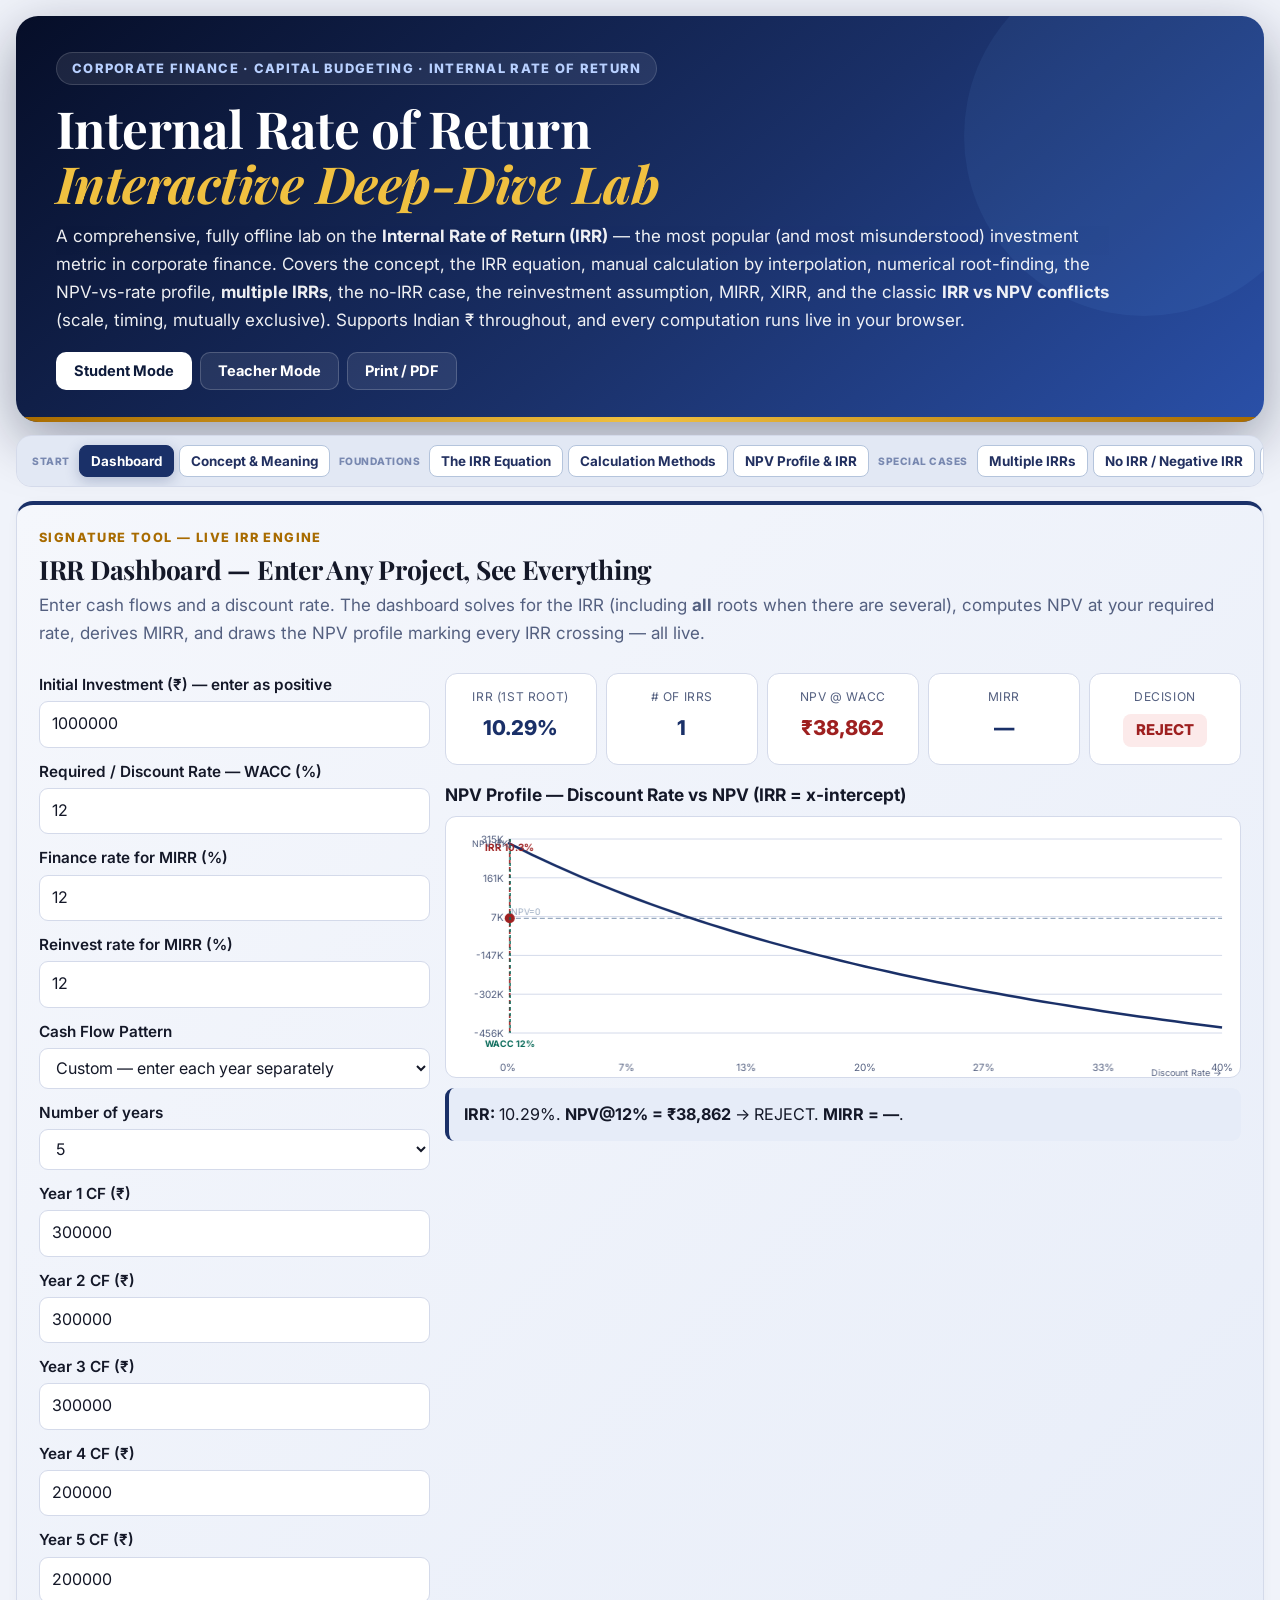
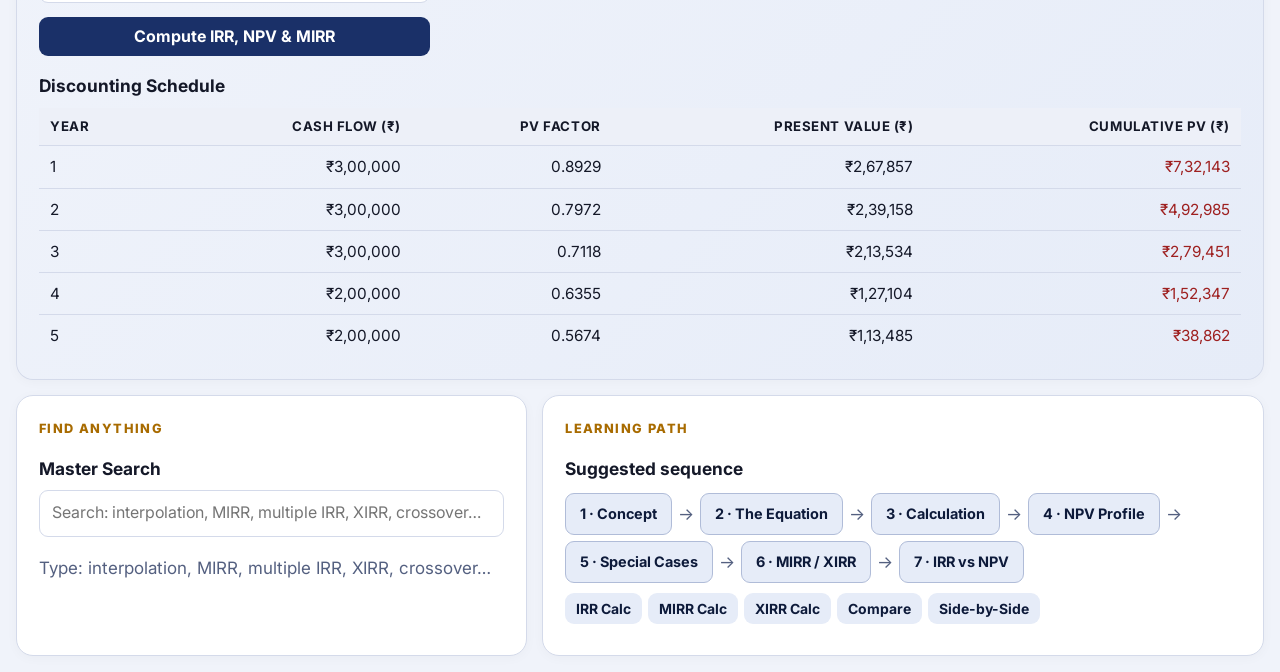
<file: irr_lab.html>
<!doctype html>
<html lang="en">
<head>
<meta charset="utf-8">
<meta name="viewport" content="width=device-width,initial-scale=1">
<title>Internal Rate of Return — Interactive Deep-Dive Lab</title>
<link href="https://fonts.googleapis.com/css2?family=Playfair+Display:ital,wght@0,700;0,900;1,700&family=Inter:wght@400;500;600;700;800&display=swap" rel="stylesheet">
<style>
:root{
  --bg:#f0f3fa;--card:#fff;--ink:#141828;--muted:#546080;--line:#d4daea;
  --navy:#1a3068;--navy-d:#0d1a3a;--navy-l:#e6ecf8;
  --teal:#0a6b5a;--teal-l:#e0f4ef;
  --gold:#a86b00;--gold-l:#fdf3e0;--gold-d:#7a4e00;
  --red:#9e2020;--red-l:#fceaea;
  --green:#136038;--green-l:#e2f4ea;
  --purple:#5230a0;--purple-l:#eeeafa;
  --orange:#b54a00;--orange-l:#fff0e6;
  --nav-bg:#e2e8f4;color-scheme:light
}
*{box-sizing:border-box}html{scroll-behavior:smooth;font-size:17px}
body{margin:0;background:var(--bg);color:var(--ink);font:1rem/1.65 'Inter',system-ui,sans-serif}
.wrap{max-width:1480px;margin:auto;padding:16px}

/* HERO */
.hero{padding:36px 40px 32px;border-radius:22px;background:linear-gradient(140deg,#060e28 0%,#1a3068 55%,#2a50a8 100%);color:#fff;position:relative;overflow:hidden;box-shadow:0 18px 56px #060e2860}
.hero::before{content:"";position:absolute;right:-60px;top:-60px;width:360px;height:360px;border-radius:50%;background:rgba(120,180,255,.07);pointer-events:none}
.hero::after{content:"";position:absolute;bottom:0;left:0;right:0;height:5px;background:linear-gradient(90deg,#a86b00,#f0c040,#a86b00)}
.eyebrow{display:inline-flex;align-items:center;gap:8px;background:#ffffff15;border:1px solid #ffffff25;padding:5px 15px;border-radius:999px;font-size:.76rem;font-weight:800;letter-spacing:.1em;text-transform:uppercase;margin-bottom:16px;color:#b8d0ff}
.hero h1{font-family:'Playfair Display',Georgia,serif;font-size:clamp(26px,4vw,54px);margin:0 0 12px;line-height:1.06;letter-spacing:-.01em}
.hero h1 em{color:#f0c040;font-style:italic}
.hero p{margin:0;max-width:1060px;opacity:.93;font-size:1rem;line-height:1.65}
.hero-acts{display:flex;gap:8px;flex-wrap:wrap;margin-top:18px}
.hero-acts button{border:1px solid #ffffff30;background:#ffffff15;color:#fff;border-radius:10px;padding:9px 17px;font-weight:700;cursor:pointer;font-size:.86rem;font-family:inherit;transition:.14s}
.hero-acts button.on{background:#fff;color:var(--navy-d)}
.hero-acts button:hover{background:#ffffff28}

/* NAV */
.nav{display:flex;flex-wrap:nowrap;gap:5px;padding:9px 11px;margin:13px 0 0;background:var(--nav-bg);border:1px solid var(--line);border-radius:15px;overflow-x:auto;scrollbar-width:thin;position:sticky;top:0;z-index:10}
.tab{border:1px solid #b4c4dc;background:#fff;color:#223060;padding:7px 11px;border-radius:8px;font-weight:700;font-size:.79rem;white-space:nowrap;cursor:pointer;transition:.12s;font-family:inherit}
.tab:hover{border-color:#6090c0;transform:translateY(-1px)}
.tab.active{background:var(--navy);color:#fff;border-color:var(--navy);box-shadow:0 4px 14px #1a306840}
.navsep{align-self:center;padding:0 4px;font-size:.6rem;font-weight:800;letter-spacing:.5px;text-transform:uppercase;color:#7888b0;white-space:nowrap;user-select:none}

/* PAGES */
.page{display:none}.page.active{display:block;animation:fade .2s ease}
@keyframes fade{from{opacity:.2}to{opacity:1}}

/* GRID */
.grid{display:grid;grid-template-columns:repeat(12,1fr);gap:15px}
.s3{grid-column:span 3}.s4{grid-column:span 4}.s5{grid-column:span 5}.s6{grid-column:span 6}.s7{grid-column:span 7}.s8{grid-column:span 8}.s9{grid-column:span 9}.s12{grid-column:span 12}

/* CARDS */
.card{background:var(--card);border:1px solid var(--line);border-radius:17px;padding:22px;box-shadow:0 2px 12px #14182808}
.cn{border-top:4px solid var(--navy)}.ct{border-top:4px solid var(--teal)}.cg{border-top:4px solid var(--gold)}.cr{border-top:4px solid var(--red)}.cgreen{border-top:4px solid var(--green)}.cp{border-top:4px solid var(--purple)}.co{border-top:4px solid var(--orange)}
h2{font-family:'Playfair Display',Georgia,serif;margin:0 0 12px;font-size:1.55rem;line-height:1.18;letter-spacing:-.01em}
h3{margin:16px 0 7px;font-size:1.02rem;font-weight:700}h3:first-child{margin-top:0}
.muted{color:var(--muted)}.kicker{font-size:.75rem;text-transform:uppercase;letter-spacing:.11em;font-weight:800;color:var(--gold);margin-bottom:6px}

/* INPUTS */
label{display:block;font-weight:600;margin:11px 0 4px;font-size:.9rem}
input,select,textarea{width:100%;padding:9px 12px;border:1px solid var(--line);border-radius:9px;background:#fff;color:var(--ink);font:inherit;font-size:.94rem}
input:focus,select:focus{outline:2px solid var(--navy);outline-offset:1px;border-color:var(--navy)}
button{border:0;border-radius:9px;padding:10px 15px;background:var(--navy);color:#fff;font-weight:700;cursor:pointer;font-size:.94rem;font-family:inherit;transition:.13s}
button:hover{filter:brightness(1.1)}
.btn-sm{padding:7px 11px;font-size:.82rem}.btn-teal{background:var(--teal)}.btn-gold{background:var(--gold)}.btn-ghost{background:var(--navy-l);color:var(--navy-d)}.btn-green{background:var(--green);color:#fff}

/* FORMULA */
.formula{background:var(--navy-d);color:#b8d0ff;border-radius:12px;padding:16px 20px;font:1rem/1.75 ui-monospace,SFMono-Regular,Menlo,monospace;overflow-x:auto;white-space:pre-wrap;margin:9px 0}
.formula b{color:#f0d060}

/* CALLOUTS */
.callout{padding:13px 15px;border-left:4px solid var(--navy);background:var(--navy-l);border-radius:9px;font-size:.95rem;margin:9px 0}
.ca{border-color:var(--gold);background:var(--gold-l)}.cr2{border-color:var(--red);background:var(--red-l)}.cg2{border-color:var(--green);background:var(--green-l)}.ct2{border-color:var(--teal);background:var(--teal-l)}.cp2{border-color:var(--purple);background:var(--purple-l)}.co2{border-color:var(--orange);background:var(--orange-l)}

/* TABLES */
table{width:100%;border-collapse:collapse}
th,td{padding:8px 11px;border-bottom:1px solid var(--line);text-align:right;white-space:nowrap;font-size:.9rem}
th:first-child,td:first-child{text-align:left;white-space:normal}
th{background:#edf0f8;font-weight:700;font-size:.78rem;text-transform:uppercase;letter-spacing:.04em}
tr:last-child td{border-bottom:none}.scroll{overflow-x:auto;max-height:460px}

/* METRICS */
.metrics{display:grid;gap:9px}
.c2{grid-template-columns:1fr 1fr}.c3{grid-template-columns:repeat(3,1fr)}.c4{grid-template-columns:repeat(4,1fr)}.c5{grid-template-columns:repeat(5,1fr)}
.metric{padding:13px 15px;border-radius:12px;background:#edf0f8;border:1px solid #c8d0e8}
.metric small{color:var(--muted);font-size:.73rem;text-transform:uppercase;letter-spacing:.04em;display:block}
.metric strong{display:block;font-size:1.28rem;font-weight:800;margin-top:3px}

/* STEPS */
.stepflow{display:flex;flex-wrap:wrap;gap:6px;align-items:center;margin:10px 0}
.step{background:var(--navy-l);border:1px solid #b0bcd8;color:#0d1a3a;padding:8px 14px;border-radius:9px;font-weight:700;font-size:.85rem}
.arr{color:var(--muted)}

/* TWO / THREE */
.two{display:grid;grid-template-columns:1fr 1fr;gap:11px}.three{display:grid;grid-template-columns:repeat(3,1fr);gap:11px}
.adv{border-left:4px solid var(--green);background:var(--green-l);padding:11px 14px;border-radius:9px;margin:5px 0}
.lim{border-left:4px solid var(--red);background:var(--red-l);padding:11px 14px;border-radius:9px;margin:5px 0}
.na{border-left:4px solid var(--gold);background:var(--gold-l);padding:11px 14px;border-radius:9px;margin:5px 0}
.nt{border-left:4px solid var(--teal);background:var(--teal-l);padding:11px 14px;border-radius:9px;margin:5px 0}
.np{border-left:4px solid var(--purple);background:var(--purple-l);padding:11px 14px;border-radius:9px;margin:5px 0}

/* QUIZ */
.quiz-card{padding:15px 17px;border:1px solid var(--line);border-radius:13px;margin:9px 0}
.answer{margin-top:9px;padding:11px 13px;border-radius:9px;background:var(--navy-l);font-size:.93rem}
.mcq-opt{display:block;width:100%;text-align:left;padding:9px 13px;margin:4px 0;border-radius:9px;border:1px solid var(--line);background:#fff;color:var(--ink);cursor:pointer;font-size:.92rem;font-weight:500;font-family:inherit;transition:.11s}
.mcq-opt:hover{background:var(--navy-l);border-color:#9aaecc}
.mcq-opt.correct{background:var(--green-l);border-color:var(--green);color:var(--green)}
.mcq-opt.wrong{background:var(--red-l);border-color:var(--red);color:var(--red)}

/* CHIPS / PILLS */
.chip{display:inline-flex;align-items:center;padding:3px 10px;border-radius:999px;background:var(--navy-l);color:var(--navy-d);font-weight:700;font-size:.8rem;margin:2px 3px 2px 0}
.chip-g{background:var(--green-l);color:var(--green)}.chip-r{background:var(--red-l);color:var(--red)}.chip-a{background:var(--gold-l);color:var(--gold-d)}.chip-t{background:var(--teal-l);color:var(--teal)}.chip-p{background:var(--purple-l);color:var(--purple)}
.pillrow{display:flex;flex-wrap:wrap;gap:6px;margin:9px 0}

/* DASH */
.dash-grid{display:grid;grid-template-columns:repeat(5,1fr);gap:9px;margin:12px 0}
.dash-cell{padding:13px;border-radius:12px;background:#fff;border:1px solid var(--line);text-align:center}
.dash-cell small{display:block;color:var(--muted);font-size:.71rem;text-transform:uppercase;letter-spacing:.05em}
.dash-cell .val{font-size:1.2rem;font-weight:800;margin:4px 0;color:var(--navy)}

/* VERDICT */
.verdict{display:inline-block;padding:4px 13px;border-radius:8px;font-weight:800;font-size:.88rem}
.v-accept{background:var(--green-l);color:var(--green)}.v-reject{background:var(--red-l);color:var(--red)}.v-neutral{background:var(--gold-l);color:var(--gold-d)}
.good{color:var(--green);font-weight:700}.bad{color:var(--red);font-weight:700}.warn{color:var(--gold);font-weight:700}

/* TEACHER */
.teacher-note{display:none;border-left:4px solid var(--gold);background:var(--gold-l);padding:11px 14px;border-radius:9px;margin-top:9px;font-size:.91rem}
body.teacher .teacher-note{display:block}

/* CANVAS */
canvas{display:block;width:100%;border-radius:11px;border:1px solid var(--line);background:#fff}

/* SLIDER */
input[type=range]{-webkit-appearance:none;appearance:none;height:6px;border-radius:3px;background:linear-gradient(90deg,var(--navy) 0%,var(--navy) var(--pct,40%),var(--line) var(--pct,40%));border:none;padding:0;cursor:pointer}
input[type=range]::-webkit-slider-thumb{-webkit-appearance:none;width:20px;height:20px;border-radius:50%;background:var(--navy);border:3px solid #fff;box-shadow:0 2px 8px #1a306840;cursor:pointer}

/* RESPONSIVE */
@media(max-width:1060px){.s3,.s4,.s5,.s6,.s7,.s8,.s9{grid-column:span 6}.dash-grid{grid-template-columns:repeat(3,1fr)}}
@media(max-width:700px){.s3,.s4,.s5,.s6,.s7,.s8,.s9,.s12{grid-column:span 12}.two,.three{grid-template-columns:1fr}.metrics.c3,.metrics.c4{grid-template-columns:1fr 1fr}.dash-grid{grid-template-columns:repeat(2,1fr)}.wrap{padding:10px}}
@media print{.nav,.hero-acts,button,input,select{display:none!important}.page{display:block!important}.card{box-shadow:none;border:1px solid #bbb;break-inside:avoid}body{background:#fff}}
@media(prefers-reduced-motion:reduce){*{animation:none!important}}
</style>
</head>
<body>
<div class="wrap">

<header class="hero">
  <div class="eyebrow">Corporate Finance · Capital Budgeting · Internal Rate of Return</div>
  <h1>Internal Rate of Return<br><em>Interactive Deep-Dive Lab</em></h1>
  <p>A comprehensive, fully offline lab on the <b>Internal Rate of Return (IRR)</b> — the most popular (and most misunderstood) investment metric in corporate finance. Covers the concept, the IRR equation, manual calculation by interpolation, numerical root-finding, the NPV-vs-rate profile, <b>multiple IRRs</b>, the no-IRR case, the reinvestment assumption, MIRR, XIRR, and the classic <b>IRR vs NPV conflicts</b> (scale, timing, mutually exclusive). Supports Indian ₹ throughout, and every computation runs live in your browser.</p>
  <div class="hero-acts">
    <button id="modeStudent" class="on" onclick="setMode('student')">Student Mode</button>
    <button id="modeTeacher" onclick="setMode('teacher')">Teacher Mode</button>
    <button onclick="window.print()">Print / PDF</button>
  </div>
</header>

<nav class="nav">
  <span class="navsep">Start</span>
  <button class="tab active" data-page="dashboard">Dashboard</button>
  <button class="tab" data-page="concept">Concept &amp; Meaning</button>
  <span class="navsep">Foundations</span>
  <button class="tab" data-page="equation">The IRR Equation</button>
  <button class="tab" data-page="methods">Calculation Methods</button>
  <button class="tab" data-page="profile">NPV Profile &amp; IRR</button>
  <span class="navsep">Special Cases</span>
  <button class="tab" data-page="multi_irr">Multiple IRRs</button>
  <button class="tab" data-page="no_irr">No IRR / Negative IRR</button>
  <button class="tab" data-page="reinvest">Reinvestment Assumption</button>
  <span class="navsep">Other Metrics</span>
  <button class="tab" data-page="mirr">Modified IRR (MIRR)</button>
  <button class="tab" data-page="xirr">XIRR (Dated CFs)</button>
  <span class="navsep">Comparison</span>
  <button class="tab" data-page="vs_npv">IRR vs NPV — Side by Side</button>
  <button class="tab" data-page="conflicts">IRR vs NPV Conflicts</button>
  <span class="navsep">Calculators</span>
  <button class="tab" data-page="calc_irr">IRR Calculator</button>
  <button class="tab" data-page="calc_mirr">MIRR Calculator</button>
  <button class="tab" data-page="calc_xirr">XIRR Calculator</button>
  <button class="tab" data-page="calc_compare">IRR vs NPV Compare</button>
  <span class="navsep">Practice</span>
  <button class="tab" data-page="examples">Worked Examples</button>
  <button class="tab" data-page="mcq">MCQ Bank</button>
  <button class="tab" data-page="exam_gen">Exam Generator</button>
  <span class="navsep">Ref</span>
  <button class="tab" data-page="formula_bank">Formula Bank</button>
  <button class="tab" data-page="glossary">Glossary</button>
</nav>

<!-- DASHBOARD -->
<section id="dashboard" class="page active"><div class="grid" style="margin-top:14px">
<div class="card s12 cn" style="background:linear-gradient(135deg,#f5f7fc,var(--navy-l))">
  <div class="kicker">Signature Tool — Live IRR Engine</div>
  <h2>IRR Dashboard — Enter Any Project, See Everything</h2>
  <p class="muted" style="margin-top:-6px;margin-bottom:14px">Enter cash flows and a discount rate. The dashboard solves for the IRR (including <b>all</b> roots when there are several), computes NPV at your required rate, derives MIRR, and draws the NPV profile marking every IRR crossing — all live.</p>
  <div class="grid">
    <div class="s4">
      <label>Initial Investment (₹) — enter as positive</label><input id="d_icf" type="number" value="1000000" step="10000">
      <label>Required / Discount Rate — WACC (%)</label><input id="d_r" type="number" value="12" step="0.5">
      <label>Finance rate for MIRR (%)</label><input id="d_fin" type="number" value="12" step="0.5">
      <label>Reinvest rate for MIRR (%)</label><input id="d_rin" type="number" value="12" step="0.5">
      <label>Cash Flow Pattern</label>
      <select id="d_pattern" onchange="handlePattern()">
        <option value="custom">Custom — enter each year separately</option>
        <option value="annuity">Uniform Annuity</option>
        <option value="growing">Growing Annuity</option>
      </select>
      <div id="d_pattern_inputs"></div>
      <div id="d_custom_cfs">
        <label>Number of years</label>
        <select id="d_n" onchange="renderDCFs()"><option>1</option><option>2</option><option>3</option><option>4</option><option value="5" selected>5</option><option>6</option><option>7</option><option>8</option><option>9</option><option>10</option></select>
        <div id="d_cfs_div"></div>
      </div>
      <button onclick="runDash()" style="margin-top:14px;width:100%">Compute IRR, NPV &amp; MIRR</button>
    </div>
    <div class="s8">
      <div class="dash-grid">
        <div class="dash-cell"><small>IRR (1st root)</small><div class="val" id="dm_irr">—</div></div>
        <div class="dash-cell"><small># of IRRs</small><div class="val" id="dm_nirr">—</div></div>
        <div class="dash-cell"><small>NPV @ WACC</small><div class="val" id="dm_npv">—</div></div>
        <div class="dash-cell"><small>MIRR</small><div class="val" id="dm_mirr">—</div></div>
        <div class="dash-cell"><small>Decision</small><div class="val" id="dm_verdict">—</div></div>
      </div>
      <h3>NPV Profile — Discount Rate vs NPV (IRR = x-intercept)</h3>
      <canvas id="dashCanvas" height="260"></canvas>
      <div id="dashCallout" class="callout" style="margin-top:10px">Enter values and click Compute.</div>
    </div>
  </div>
  <h3 style="margin-top:16px">Discounting Schedule</h3>
  <div class="scroll"><table id="dashTable">
    <tr><th>Year</th><th>Cash Flow (₹)</th><th>PV Factor</th><th>Present Value (₹)</th><th>Cumulative PV (₹)</th></tr>
  </table></div>
</div>
<div class="card s5">
  <div class="kicker">Find Anything</div>
  <h3>Master Search</h3>
  <input id="masterSearch" type="text" placeholder="Search: interpolation, MIRR, multiple IRR, XIRR, crossover…">
  <div id="masterSearchResults" style="margin-top:11px"></div>
</div>
<div class="card s7">
  <div class="kicker">Learning Path</div>
  <h3>Suggested sequence</h3>
  <div class="stepflow">
    <span class="step">1 · Concept</span><span class="arr">→</span>
    <span class="step">2 · The Equation</span><span class="arr">→</span>
    <span class="step">3 · Calculation</span><span class="arr">→</span>
    <span class="step">4 · NPV Profile</span><span class="arr">→</span>
    <span class="step">5 · Special Cases</span><span class="arr">→</span>
    <span class="step">6 · MIRR / XIRR</span><span class="arr">→</span>
    <span class="step">7 · IRR vs NPV</span>
  </div>
  <div class="pillrow" style="margin-top:10px">
    <button class="btn-sm btn-ghost" onclick="activatePage('calc_irr')">IRR Calc</button>
    <button class="btn-sm btn-ghost" onclick="activatePage('calc_mirr')">MIRR Calc</button>
    <button class="btn-sm btn-ghost" onclick="activatePage('calc_xirr')">XIRR Calc</button>
    <button class="btn-sm btn-ghost" onclick="activatePage('calc_compare')">Compare</button>
    <button class="btn-sm btn-ghost" onclick="activatePage('vs_npv')">Side-by-Side</button>
  </div>
</div>
</div></section>

<!-- CONCEPT -->
<section id="concept" class="page"><div class="grid" style="margin-top:14px">
<div class="card s8 cn">
  <div class="kicker">Concept &amp; Meaning</div>
  <h2>Internal Rate of Return — Concept and Meaning</h2>
  <p>The <b>Internal Rate of Return (IRR)</b> is the discount rate that makes the <b>Net Present Value (NPV)</b> of a project's cash flows exactly equal to zero. In plain terms, it is the <em>effective annual yield</em> the project earns on the capital invested — the break-even rate of return at which the project neither creates nor destroys value.</p>
  <div class="callout"><b>Core definition:</b> IRR is the rate <code>r</code> that satisfies:<br>NPV(r) = C₀ + C₁/(1+r)¹ + C₂/(1+r)² + … + Cₙ/(1+r)ⁿ = 0<br>Equivalently: the rate at which the PV of inflows exactly equals the PV of outflows.</div>
  <h3>The economic intuition behind IRR</h3>
  <p>Imagine the project as a special "bank account." You deposit the initial outlay C₀ today, and the account pays back the future cash flows C₁, C₂, …, Cₙ. The IRR is the <b>implicit interest rate</b> that this account earns. If that rate exceeds what you could earn elsewhere at equivalent risk (your WACC), the project adds value; if it falls short, the project destroys value relative to the alternative.</p>
  <div class="three" style="margin:14px 0">
    <div class="nt" style="text-align:center"><b style="font-size:1.1rem;color:var(--green)">IRR &gt; WACC</b><br>Project earns MORE than the cost of capital.<br>Wealth is CREATED.<br><span class="chip-g chip">ACCEPT</span></div>
    <div class="na" style="text-align:center"><b style="font-size:1.1rem;color:var(--gold)">IRR = WACC</b><br>Project earns EXACTLY the cost of capital.<br>Investors fairly compensated.<br><span class="chip-a chip">INDIFFERENT</span></div>
    <div style="border-left:4px solid var(--red);background:var(--red-l);padding:11px 14px;border-radius:9px;text-align:center"><b style="font-size:1.1rem;color:var(--red)">IRR &lt; WACC</b><br>Project earns LESS than the cost of capital.<br>Wealth is DESTROYED.<br><span class="chip-r chip">REJECT</span></div>
  </div>
  <h3>Why IRR is so popular (and where it misleads)</h3>
  <ul>
    <li><b>Intuitive communication:</b> "This project returns 22% against our 12% cost of capital" is far easier for non-finance managers to grasp than "NPV = ₹4.8 lakh."</li>
    <li><b>Scale-independent:</b> IRR is a percentage, so it looks comparable across projects of different sizes — but that is exactly where it can mislead (see the scale conflict).</li>
    <li><b>No need to specify a discount rate to compute it:</b> the IRR is intrinsic to the cash flows, which is convenient — but it still must be compared to a separately-chosen hurdle rate.</li>
    <li><b>Pitfall:</b> Unlike NPV, IRR can give <b>multiple answers</b>, can be <b>undefined</b>, implicitly assumes <b>reinvestment at the IRR</b>, and can <b>rank projects incorrectly</b> for mutually exclusive choices.</li>
  </ul>
  <div class="teacher-note"><b>Teaching note:</b> Introduce IRR through the bank-account analogy, then immediately contrast with NPV. Ask: "Two projects — A returns 50% on ₹1,000 (₹500 profit); B returns 20% on ₹10,000 (₹2,000 profit). Which is better for the firm?" IRR says A; NPV says B. Plant the seed that IRR is a communication tool, not the final arbiter.</div>
</div>
<div class="card s4">
  <h3>IRR in one sentence</h3>
  <div class="callout ca" style="font-size:1.05rem"><b>"IRR is the break-even discount rate of a project — the rate at which its NPV is zero — and we accept it only when that rate beats our required return."</b></div>
  <h3 style="margin-top:14px">Historical note</h3>
  <p class="muted" style="font-size:.9rem">Like NPV, IRR descends from Irving Fisher's capital theory and was popularised in the mid-20th century. It remains the most widely quoted capital-budgeting metric in corporate practice even though academics favour NPV — which is precisely why understanding its conflicts with NPV is essential.</p>
  <h3>IRR vs Profit</h3>
  <table>
    <tr><th>Feature</th><th>Accounting Profit</th><th>IRR</th></tr>
    <tr><td>Time value</td><td class="bad">Ignored</td><td class="good">Fully incorporated</td></tr>
    <tr><td>Basis</td><td class="bad">Accrual accounting</td><td class="good">Cash flows</td></tr>
    <tr><td>Risk</td><td class="bad">Not captured</td><td class="good">In discount rate (comparison)</td></tr>
    <tr><td>Single answer?</td><td class="good">Yes</td><td class="bad">May have multiple / none</td></tr>
  </table>
</div>
</div></section>

<!-- EQUATION -->
<section id="equation" class="page"><div class="grid" style="margin-top:14px">
<div class="card s8 cn">
  <div class="kicker">Foundations</div>
  <h2>The IRR Equation — Explained Term by Term</h2>
  <div class="formula"><b>0 = C₀ + C₁/(1+IRR)¹ + C₂/(1+IRR)² + … + Cₙ/(1+IRR)ⁿ</b>

Where:
  C₀  = Initial investment (usually negative: the outlay at Year 0)
  Cₜ  = Net cash flow in year t (positive = inflow, negative = outflow)
  IRR = The unknown rate that solves the equation
  n   = Project life

<b>Solving for IRR is "finding the root" of the NPV function:</b>
  Define f(r) = NPV(r). We seek r such that f(r) = 0.
  The IRR is the x-intercept of the NPV-vs-rate curve.</div>
  <h3>Why there is no closed-form formula</h3>
  <p>For a single cash flow (lump sum) or a level annuity, the IRR can be isolated algebraically. But for <b>general uneven cash flows</b> the NPV equation is a polynomial of degree n in (1+IRR), and there is no general algebraic solution for degree ≥ 5. So IRR is almost always found by <b>numerical methods</b>: trial-and-error with interpolation, bisection, the secant method, or Newton's method. Spreadsheet <code>=IRR()</code> and the engine on this page use exactly such root-finding.</p>
  <h3>Algebraic IRR — simple special cases</h3>
  <table>
    <tr><th>Case</th><th>IRR formula</th><th>Example</th></tr>
    <tr><td>Single lump sum at year n</td><td>IRR = (Cₙ/|C₀|)^(1/n) − 1</td><td>Outlay ₹5L, receive ₹8L in 5 yrs → (1.6)^0.2−1 = 9.86%</td></tr>
    <tr><td>Level annuity, n years</td><td>Solve PVIFA(IRR,n) = |C₀|/CF</td><td>Outlay ₹5L, ₹1.6L/yr for 5 yrs → PVIFA=3.125 → IRR≈17%</td></tr>
    <tr><td>Perpetual annuity</td><td>IRR = CF/|C₀| − growth (if any)</td><td>Outlay ₹10L, ₹1.4L/yr forever → 14%</td></tr>
  </table>
  <div class="callout" style="margin-top:12px"><b>Key insight:</b> The IRR is <b>intrinsic to the cash-flow pattern</b> — it does not depend on your discount rate. You compute the IRR from the cash flows alone, then <em>judge</em> it against your WACC. This separation is why IRR feels "standalone," but also why it must always be interpreted relative to a hurdle rate.</div>
  <div class="teacher-note"><b>Teaching note:</b> Have students solve the single-lump-sum IRR by hand first (it only requires an nth root), then the annuity IRR by reading the PVIFA table backwards. Only then introduce the full polynomial and numerical methods — students appreciate <em>why</em> computers are needed.</div>
</div>
<div class="card s4">
  <h3>The IRR decision rule</h3>
  <div class="formula" style="font-size:.92rem">Standalone (independent) project:
  IRR &gt; WACC → ACCEPT
  IRR = WACC → Indifferent
  IRR &lt; WACC → REJECT

Mutually exclusive projects:
  DO NOT simply pick the
  highest IRR — rank by NPV.
  (IRR can misrank; see Conflicts.)

Capital rationing:
  IRR alone is insufficient;
  use Profitability Index (PI)
  to rank within the budget.</div>
  <h3>Common errors in IRR use</h3>
  <ul style="font-size:.9rem">
    <li>Picking the highest IRR among mutually exclusive projects</li>
    <li>Forgetting IRR can have multiple or zero solutions</li>
    <li>Treating IRR as a "safe" percentage without checking NPV</li>
    <li>Ignoring the reinvestment-rate assumption</li>
    <li>Comparing IRRs of projects with different lives</li>
  </ul>
</div>
</div></section>

<!-- METHODS -->
<section id="methods" class="page"><div class="grid" style="margin-top:14px">
<div class="card s8 cg">
  <div class="kicker">Foundations</div>
  <h2>Calculation Methods for IRR</h2>
  <p>Because the IRR equation is generally a high-degree polynomial, we use practical solution techniques. All of them amount to <b>finding the discount rate at which NPV = 0</b>.</p>
  <h3>Method 1 — Trial-and-error with linear interpolation</h3>
  <div class="formula"><b>1.</b> Guess two rates r₁, r₂ that bracket zero: NPV(r₁) &gt; 0 and NPV(r₂) &lt; 0.
<b>2.</b> Linearly interpolate between them:
    IRR ≈ r₁ + (r₂ − r₁) × [ NPV(r₁) / (NPV(r₁) − NPV(r₂)) ]

<b>Worked example:</b> Flows −₹1000, ₹300, ₹420, ₹680; r = 10% → NPV = +33.6; r = 15% → NPV = −58.9.
  IRR ≈ 10% + 5% × [33.6 / (33.6 − (−58.9))]
      = 10% + 5% × (33.6 / 92.5)
      = 10% + 5% × 0.363 = <b>11.8%</b>   (true IRR ≈ 12.0%)</div>
  <p class="muted" style="font-size:.9rem">Interpolation assumes the NPV curve is linear between r₁ and r₂ — a good approximation when the bracket is narrow, less so when it is wide.</p>
  <h3>Method 2 — Bisection (interval halving)</h3>
  <div class="formula">Start with a bracket [lo, hi] where NPV(lo) &gt; 0 and NPV(hi) &lt; 0.
Repeat:
  mid = (lo + hi) / 2
  if NPV(mid) &gt; 0 → lo = mid   else hi = mid
until |NPV(mid)| &lt; tolerance.
<b>Guaranteed to converge</b> for any single root within the bracket — this is what the Live IRR Engine uses to find every IRR.</div>
  <h3>Method 3 — Newton–Raphson (fast, needs derivative)</h3>
  <div class="formula">r_{k+1} = r_k − NPV(r_k) / NPV'(r_k)
where NPV'(r) = −Σ t·Cₜ/(1+r)^(t+1)

Converges very fast (quadratically) when started near the root, but can diverge or jump to a different root if started poorly. Best for well-behaved, conventional cash flows.</div>
  <h3>Method 4 — Spreadsheet &amp; code</h3>
  <table>
    <tr><th>Tool</th><th>Syntax</th><th>Notes</th></tr>
    <tr><td>Excel / Sheets</td><td><code>=IRR(A1:A5)</code></td><td>Periodic CFs; needs a guess only if multiple IRRs</td></tr>
    <tr><td>Excel / Sheets</td><td><code>=XIRR(A1:A5,B1:B5)</code></td><td>Dated CFs; see XIRR page</td></tr>
    <tr><td>Python</td><td><code>numpy_financial.irr(cf)</code></td><td>Returns one IRR</td></tr>
    <tr><td>Python</td><td><code>scipy.optimize.newton(npv_fn, 0.1)</code></td><td>Newton on the NPV function</td></tr>
  </table>
  <div class="callout cg2" style="margin-top:12px"><b>Best practice:</b> Always cross-check IRR with NPV. Compute IRR for communication, but make the <em>accept/reject</em> decision on NPV — especially for mutually exclusive projects and when multiple IRRs exist.</div>
  <div class="teacher-note"><b>Teaching note:</b> Walk students through one full trial-and-error table by hand (r = 0%, 5%, 10%, 15%, 20%) so they feel the curve crossing zero. Then show how the Live IRR Engine reproduces it instantly — demystifying the "black box."</div>
</div>
<div class="card s4">
  <h3>NPV at sample rates (intuition)</h3>
  <div class="callout ca">Project: −₹1000, ₹300, ₹420, ₹680<br><br>
    r = 0%  → NPV = +400<br>
    r = 5%  → NPV = +184<br>
    r = 10% → NPV = +34<br>
    r = 12% → NPV ≈ 0  ← <b>IRR</b><br>
    r = 15% → NPV = −59<br>
    r = 20% → NPV = −171<br><br>
  The NPV falls steadily as r rises; it crosses zero once — at the IRR.</div>
  <h3>When to use which method</h3>
  <div class="lim" style="margin-top:8px"><b>Single conventional project:</b> Any method works; <code>=IRR()</code> is fastest.</div>
  <div class="lim" style="margin-top:8px"><b>Multiple IRRs suspected:</b> Use a root-scan (bisection across a grid) like the Live Engine — interpolation/Newton may miss roots.</div>
  <div class="adv" style="margin-top:8px"><b>Teaching / exams:</b> Trial-and-error + interpolation is what is expected by hand; show the full NPV table.</div>
</div>
</div></section>

<!-- PROFILE -->
<section id="profile" class="page"><div class="grid" style="margin-top:14px">
<div class="card s8 cn">
  <div class="kicker">Analysis</div>
  <h2>The NPV Profile and the IRR</h2>
  <p>The <b>NPV profile</b> plots NPV (y-axis) against the discount rate (x-axis). Its <b>x-intercept is, by definition, the IRR</b>. Everything about a project's IRR and its sensitivity to the discount rate is visible on this one chart.</p>
  <h3>Reading the profile</h3>
  <table>
    <tr><th>Feature</th><th>Location</th><th>Meaning</th></tr>
    <tr><td><b>Y-intercept (r = 0%)</b></td><td>Sum of undiscounted CFs − ICF</td><td>Max possible NPV if money had no time value</td></tr>
    <tr><td><b>X-intercept (NPV = 0)</b></td><td>The IRR</td><td>Break-even discount rate</td></tr>
    <tr><td><b>Shape</b></td><td>Downward sloping, convex</td><td>NPV falls as r rises (conventional CFs)</td></tr>
    <tr><td><b>Accept region</b></td><td>Left of IRR</td><td>Any WACC below the IRR → positive NPV</td></tr>
    <tr><td><b>Reject region</b></td><td>Right of IRR</td><td>Any WACC above the IRR → negative NPV</td></tr>
    <tr><td><b>Margin of safety</b></td><td>Distance from WACC to IRR</td><td>How far rates can rise before the decision flips</td></tr>
  </table>
  <h3>Interactive profile</h3>
  <p>Enter a project below and watch the curve and its IRR crossing update live.</p>
  <div class="grid">
    <div class="s6">
      <label>Initial Investment (₹)</label><input id="pr_icf" type="number" value="1000000" step="50000">
      <label>Number of years (1–8)</label>
      <select id="pr_n" onchange="renderProfileCFs()"><option>1</option><option>2</option><option>3</option><option>4</option><option value="5" selected>5</option><option>6</option><option>7</option><option>8</option></select>
      <div id="pr_cfs"></div>
      <label>Your WACC (%)</label><input id="pr_wacc" type="number" value="12" step="0.5">
      <label>Rate range: 0% to (%)</label><input id="pr_maxr" type="number" value="40" step="5">
      <button onclick="buildProfileIRR()" style="margin-top:12px;width:100%">Draw Profile &amp; IRR</button>
    </div>
    <div class="s6">
      <canvas id="profileCanvasIRR" height="300"></canvas>
      <div id="profileStatsIRR" class="callout" style="margin-top:10px">Profile appears after clicking.</div>
    </div>
  </div>
  <div class="callout cg2" style="margin-top:12px"><b>Strategic use:</b> If WACC = 12% and IRR = 12.2%, the positive-NPV decision rests on a razor-thin margin — any upward revision to the discount rate flips it to reject. A project with WACC = 12% and IRR = 28% is far more robust. The profile reveals this at a glance.</div>
  <div class="teacher-note"><b>Teaching note:</b> Always draw the profile <em>before</em> quoting the IRR. The profile shows (1) how sensitive the decision is to the rate, (2) how confident we should be, and (3) the maximum discount rate at which we would still accept. These strategic insights rival the numerical IRR itself.</div>
</div>
<div class="card s4">
  <h3>Crossover rate (two projects)</h3>
  <div class="callout ct2">When two NPV profiles intersect, the intersection rate is the <b>crossover rate</b> — where the projects have equal NPV. It equals the IRR of the <b>incremental</b> cash flows (Project B − Project A). Below it one project wins; above it the other does. The firm's actual WACC, not the average of the two IRRs, decides which is better. See the <b>IRR vs NPV Compare</b> tool.</div>
</div>
</div></section>

<!-- MULTIPLE IRR -->
<section id="multi_irr" class="page"><div class="grid" style="margin-top:14px">
<div class="card s8 cr">
  <div class="kicker">Special Cases</div>
  <h2>Multiple IRRs — When One Answer Isn't Enough</h2>
  <p>A project can have <b>more than one IRR</b> when its cash flows change sign <b>more than once</b>. By <b>Descartes' Rule of Signs</b>, the number of <em>positive</em> IRRs is at most the number of sign changes in the cash-flow stream.</p>
  <div class="formula"><b>Classic example:</b> Cash flows (₹):  C₀ = −100,  C₁ = +230,  C₂ = −132
Sign changes:  − → +  (1st),  + → −  (2nd)  ⇒  up to 2 positive IRRs.

NPV(r) = −100 + 230/(1+r) − 132/(1+r)²
Let x = 1/(1+r):  −100 + 230x − 132x² = 0  ⇒  132x² − 230x + 100 = 0
x = (230 ± √(52900 − 52800)) / 264 = (230 ± 10)/264
x = 0.9091  ⇒  r = 10.0%
x = 0.8333  ⇒  r = 20.0%

<b>Two IRRs: 10% AND 20%</b> — which is "the" IRR?</div>
  <h3>What this means for decision-making</h3>
  <ul>
    <li>With two IRRs, the simple rule "accept if IRR &gt; WACC" breaks down. If WACC = 15%, the project's NPV is <b>negative</b> (between the two roots) even though 15% lies between two "IRR" values.</li>
    <li>The accept/reject region is no longer a simple "left of IRR" zone — it can be a band.</li>
    <li><b>Fix:</b> Use NPV (which is unambiguous), or MIRR, or read the full profile to see <em>all</em> crossings.</li>
  </ul>
  <h3>Interactive — see both roots</h3>
  <div class="grid">
    <div class="s6">
      <label>Year 0 (Outflow, ₹)</label><input id="mi_icf" type="number" value="100" step="10">
      <label>Year 1 CF (₹)</label><input id="mi_c1" type="number" value="230" step="10">
      <label>Year 2 CF (₹)</label><input id="mi_c2" type="number" value="-132" step="10">
      <label>WACC (%)</label><input id="mi_wacc" type="number" value="15" step="0.5">
      <button onclick="buildMultiIRR()" style="margin-top:12px;width:100%">Show Multiple IRRs</button>
    </div>
    <div class="s6">
      <canvas id="multiCanvas" height="280"></canvas>
      <div id="multiStats" class="callout" style="margin-top:10px"></div>
    </div>
  </div>
  <div class="callout cr2" style="margin-top:12px"><b>Where multiple IRRs arise in practice:</b> Projects with mid-life outflows — e.g., a nuclear plant (build, operate, then pay decommissioning costs), a mine (develop, extract, then reclaim), or any "borrow–repay–borrow" pattern. The Live IRR Engine finds <em>all</em> real roots in [−50%, 500%], so you will never be shown a single misleading IRR when several exist.</div>
  <div class="teacher-note"><b>Teaching note:</b> After showing the 10%/20% example, ask students to compute NPV at r = 15% and confirm it is negative. The punchline: "Both IRRs are 15%? No — at 15% the project loses money." This permanently fixes the idea that multiple IRRs invalidate the naive IRR rule.</div>
</div>
<div class="card s4">
  <h3>Descartes' Rule of Signs (quick)</h3>
  <div class="callout ca">Count sign changes in the ordered cash-flow stream (C₀, C₁, …, Cₙ).
  · 1 sign change ⇒ at most 1 positive IRR (the normal case)
  · 2 sign changes ⇒ up to 2 positive IRRs
  · 3 sign changes ⇒ up to 3 positive IRRs
  <b>Convention:</b> Report all IRRs, then decide with NPV.</div>
  <h3>Sign-pattern examples</h3>
  <table>
    <tr><th>Pattern</th><th>IRR count</th></tr>
    <tr><td>−, +, +, +</td><td>1</td></tr>
    <tr><td>−, +, −, +</td><td>up to 3</td></tr>
    <tr><td>−, +, −</td><td>up to 2</td></tr>
    <tr><td>−, −, +</td><td>1</td></tr>
  </table>
</div>
</div></section>

<!-- NO IRR -->
<section id="no_irr" class="page"><div class="grid" style="margin-top:14px">
<div class="card s8 cn">
  <div class="kicker">Special Cases</div>
  <h2>When IRR Is Undefined — No IRR or Negative IRR</h2>
  <p>IRR is not guaranteed to exist, and when it does it need not be positive.</p>
  <h3>Case 1 — No IRR (all cash flows same sign)</h3>
  <p>If every cash flow is positive (a pure inflow stream with no outlay) or every cash flow is negative, there is <b>no discount rate that drives NPV to zero</b>. IRR is simply undefined.</p>
  <div class="formula">Example: Receive ₹100, ₹200, ₹300 with NO initial outflow.
  NPV(r) = 100/(1+r) + 200/(1+r)² + 300/(1+r)³  &gt; 0 for all r ≥ 0.
  No root ⇒ <b>IRR does not exist.</b></div>
  <h3>Case 2 — Negative IRR</h3>
  <p>A negative IRR occurs when even at a 0% discount rate the project destroys value — i.e., the sum of undiscounted inflows is <b>less</b> than the initial outlay. The break-even rate is below zero.</p>
  <div class="formula">Example: C₀ = −1000, C₁ = 900.
  NPV(r) = −1000 + 900/(1+r) = 0  ⇒  (1+r) = 0.9  ⇒  r = <b>−10%</b>.
  The project returns less than even keeping the cash under the mattress.</div>
  <h3>Case 3 — IRR above 100% (or huge)</h3>
  <p>Very short, very front-loaded projects can show enormous IRRs. A ₹100 outlay returning ₹300 in one week has an IRR in the thousands of percent — technically correct but economically meaningless without context (and it ignores reinvestment).</p>
  <table style="margin-top:12px">
    <tr><th>Situation</th><th>IRR behaviour</th><th>What to do</th></tr>
    <tr><td>All CFs same sign</td><td>No real IRR</td><td>Use NPV; IRR unavailable</td></tr>
    <tr><td>Undiscounted total &lt; outlay</td><td>Negative IRR</td><td>Reject; NPV &lt; 0 at r=0</td></tr>
    <tr><td>Very short, front-loaded</td><td>IRR &gt; 100%</td><td>Check NPV; watch reinvestment</td></tr>
    <tr><td>Conventional (− then +)</td><td>One positive IRR</td><td>Standard IRR rule applies</td></tr>
  </table>
  <div class="callout" style="margin-top:12px"><b>Takeaway:</b> IRR is a derived quantity that can misbehave. NPV is the primitive, always-well-defined metric. Whenever IRR looks strange, fall back to NPV.</div>
  <div class="teacher-note"><b>Teaching note:</b> The "negative IRR" case is a great reality check — students expect IRR to always be a nice positive percentage. Showing that a project can have IRR = −10% (worse than doing nothing) cements the link between IRR and the time value of money.</div>
</div>
<div class="card s4">
  <h3>Quick NPV reality check</h3>
  <div class="callout ca">Before trusting an IRR, compute NPV at r = 0%:
  NPV(0) = (sum of all inflows) − (initial outlay)
  · NPV(0) &lt; 0  ⇒  IRR is negative or undefined
  · NPV(0) &gt; 0  ⇒  at least one positive IRR exists (for conventional CFs)
  This single calculation predicts whether a sensible IRR even exists.</div>
</div>
</div></section>

<!-- REINVEST -->
<section id="reinvest" class="page"><div class="grid" style="margin-top:14px">
<div class="card s8 cp">
  <div class="kicker">Special Cases</div>
  <h2>The Reinvestment Assumption — IRR's Hidden Flaw</h2>
  <p>The most important theoretical criticism of IRR: it implicitly assumes that <b>all intermediate cash flows are reinvested at the IRR itself</b>. NPV, by contrast, assumes reinvestment at the <b>cost of capital (WACC)</b> — the rate the firm can actually earn.</p>
  <h3>Why this matters</h3>
  <div class="formula"><b>IRR assumption:</b> Each ₹1 received early is reinvested to earn the project's own IRR.
  If IRR = 40% but the firm can only reinvest at 12% (WACC), the IRR <b>overstates</b> the project's true compounded return.

<b>NPV assumption:</b> Intermediate CFs are reinvested at WACC — the realistic, market-based rate.

A high-IRR project is therefore "penalised" by reality: its early cash flows cannot actually be reinvested at that lofty rate, so its real wealth contribution is lower than its IRR suggests.</div>
  <h3>Worked illustration</h3>
  <p>Two projects, each ICF = ₹1,000, each returns a total of ₹1,500, but timed differently. WACC = 12%.</p>
  <table>
    <tr><th>Project</th><th>CFs</th><th>IRR</th><th>NPV @12%</th><th>True compounded value @12%</th></tr>
    <tr><td>A (early)</td><td>₹1,500 at Yr 1</td><td class="good">50.0%</td><td class="good">+₹339</td><td>₹1,500×1.12 = ₹1,680</td></tr>
    <tr><td>B (late)</td><td>₹1,500 at Yr 5</td><td class="bad">8.4%</td><td class="bad">−₹149</td><td>₹1,500 (no reinvest)</td></tr>
  </table>
  <p>IRR ranks A far above B (50% vs 8.4%), but that ranking <em>presumes</em> A's early ₹1,500 can be reinvested at 50%. At the realistic 12%, A compounds to only ₹1,680 — and NPV already reflects that. NPV is the consistent, assumption-honest metric.</p>
  <div class="callout cp2" style="margin-top:12px"><b>The fix — MIRR:</b> Modified IRR forces an explicit, realistic reinvestment rate (the firm's cost of capital or a specified rate), eliminating the hidden assumption. See the MIRR page. MIRR always yields a single, economically sensible rate.</div>
  <div class="teacher-note"><b>Teaching note:</b> The reinvestment critique is the deepest reason IRR can conflict with NPV. Show students the "compounded value at WACC" column and let them see that IRR's number implicitly requires reinvesting at IRR. Once they grasp this, MIRR feels like a natural cure rather than a separate topic.</div>
</div>
<div class="card s4">
  <h3>IRR vs MIRR — assumption</h3>
  <div class="callout ct2"><b>IRR:</b> reinvest at IRR (often unrealistically high).<br><br>
  <b>MIRR:</b> reinvest at a stated reinvestment rate (usually WACC) and finance outflows at a finance rate.<br><br>
  MIRR ≤ IRR when the project's IRR exceeds the reinvestment rate (the usual case). MIRR gives one answer and no multiple-root problem.</div>
</div>
</div></section>

<!-- MIRR -->
<section id="mirr" class="page"><div class="grid" style="margin-top:14px">
<div class="card s8 cg">
  <div class="kicker">Other Metrics</div>
  <h2>Modified Internal Rate of Return (MIRR)</h2>
  <p>MIRR fixes IRR's two weaknesses — the <b>multiple-root problem</b> and the <b>unrealistic reinvestment assumption</b> — by using two explicit rates: a <b>finance rate</b> (to discount outflows) and a <b>reinvestment rate</b> (to compound inflows).</p>
  <h3>The MIRR formula</h3>
  <div class="formula"><b>Step 1 — Terminal Value (TV):</b> Compound all positive CFs to the end (year n) at the reinvestment rate rr:
  TV = Σ_{Cₜ &gt; 0}  Cₜ × (1 + rr)^(n − t)

<b>Step 2 — Present Value of Costs (PVC):</b> Discount all negative CFs to time 0 at the finance rate f:
  PVC = Σ_{Cₜ &lt; 0}  |Cₜ| / (1 + f)^t

<b>Step 3 — MIRR:</b>
  MIRR = ( TV / PVC )^(1/n) − 1

MIRR is a SINGLE, well-defined rate — no multiple answers, no hidden reinvestment at IRR.</div>
  <h3>Worked example</h3>
  <div class="formula">Flows (₹): C₀ = −1000, C₁ = 300, C₂ = 420, C₃ = 680.  f = 12%, rr = 12%, n = 3.
  TV  = 300×(1.12)² + 420×1.12 + 680 = 376.3 + 470.4 + 680 = 1,526.7
  PVC = 1000   (only the initial outlay is negative)
  MIRR = (1,526.7 / 1,000)^(1/3) − 1 = (1.5267)^0.333 − 1 = <b>15.2%</b>
  (Compare IRR ≈ 12.0% — MIRR is higher here because rr &gt; IRR is not the case; the difference reflects the explicit terminal-value treatment.)</div>
  <h3>When MIRR ≠ IRR</h3>
  <table>
    <tr><th>Condition</th><th>Relation</th><th>Reason</th></tr>
    <tr><td>IRR &gt; reinvest rate (typical)</td><td>MIRR &lt; IRR</td><td>IRR overstated the reinvestment opportunity</td></tr>
    <tr><td>IRR &lt; reinvest rate</td><td>MIRR &gt; IRR</td><td>Conservative IRR understated true reinvestment</td></tr>
    <tr><td>Multiple IRRs in original CFs</td><td>MIRR = single value</td><td>Compounding/discounting removes multiple roots</td></tr>
  </table>
  <div class="callout cg2" style="margin-top:12px"><b>Recommendation:</b> When communicating a percentage return for a project with non-conventional cash flows or a very high IRR, report <b>MIRR</b> alongside (or instead of) IRR. It is the "honest IRR."</div>
  <div class="teacher-note"><b>Teaching note:</b> Have students compute both IRR and MIRR for the multiple-IRR example (−100, +230, −132). The original has two IRRs (10%, 20%); MIRR collapses them to one sensible number — a powerful demonstration of MIRR's value.</div>
</div>
<div class="card s4">
  <h3>MIRR calculator (quick)</h3>
  <label>Initial Outflow (₹)</label><input id="mq_icf" type="number" value="1000000" step="50000">
  <label>Years n</label><input id="mq_n" type="number" value="5" min="1" step="1">
  <div id="mq_cfs"></div>
  <label>Finance rate f (%)</label><input id="mq_f" type="number" value="12" step="0.5">
  <label>Reinvest rate rr (%)</label><input id="mq_rr" type="number" value="12" step="0.5">
  <button onclick="calcMIRRQuick()" style="margin-top:12px;width:100%">Compute MIRR</button>
  <div id="mq_out" class="callout" style="margin-top:10px"></div>
</div>
</div></section>

<!-- XIRR -->
<section id="xirr" class="page"><div class="grid" style="margin-top:14px">
<div class="card s8 ct">
  <div class="kicker">Other Metrics</div>
  <h2>XIRR — Internal Rate of Return for Dated Cash Flows</h2>
  <p>IRR assumes cash flows occur at exact, evenly-spaced periods (year-end). Real investments — private equity, venture capital, irregular dividends, machinery bought mid-year — don't. <b>XIRR</b> extends IRR to cash flows that occur on <b>specific calendar dates</b>, discounting by the exact elapsed time.</p>
  <h3>The XIRR equation</h3>
  <div class="formula"><b>0 = Σ  Cᵢ / (1 + XIRR)^( (dᵢ − d₀) / 365 )</b>

where dᵢ is the date of cash flow i, d₀ is the date of the first
cash flow, and the exponent is the fraction of a year elapsed.

This is identical in spirit to IRR — find the rate that sets
present value to zero — but with precise day-counting instead of
whole periods.</div>
  <h3>Why XIRR matters</h3>
  <ul>
    <li><b>Accuracy:</b> A flow on 5 April vs 31 December in the same "year" is materially different; XIRR captures it.</li>
    <li><b>Industry standard:</b> XIRR is the metric PE/VC funds report because capital calls and distributions are highly irregular.</li>
    <li><b>Handles any timing:</b> Negative and positive flows can interleave on any dates; XIRR still solves for the rate.</li>
  </ul>
  <h3>Interactive XIRR</h3>
  <div id="xirr_rows"></div>
  <button class="btn-sm btn-ghost" onclick="addXirrRow()">+ Add cash flow</button>
  <button onclick="calcXIRR()" style="margin-top:8px;width:100%">Compute XIRR</button>
  <div id="xirr_out" class="callout" style="margin-top:10px"></div>
  <div class="callout ct2" style="margin-top:10px"><b>Excel/Sheets:</b> <code>=XIRR(values, dates, [guess])</code>. The function uses Newton's method on the dated-NPV equation. If cash flows never change sign, XIRR returns #NUM! (no solution) — same "no IRR" issue as regular IRR.</div>
  <div class="teacher-note"><b>Teaching note:</b> Give students a simple two-date example: invest ₹10,00,000 on 1 Jan 2024, receive ₹12,00,000 on 1 Jul 2024 (181 days). XIRR ≈ (1,200,000/1,000,000)^(365/181) − 1 ≈ 44.3% — far higher than the naive 20% (which would ignore that the money was returned in half a year.</div>
</div>
<div class="card s4">
  <h3>XIRR vs IRR — key difference</h3>
  <div class="callout"><b>IRR:</b> whole-period discounting, Cₜ at t = 1,2,3…<br><br>
  <b>XIRR:</b> date-exact discounting, Cᵢ at actual days elapsed.<br><br>
  Use <b>IRR</b> for textbook annual CFs; use <b>XIRR</b> for anything with real calendar dates. For annual-end CFs, XIRR ≈ IRR.</div>
</div>
</div></section>

<!-- VS NPV SIDE BY SIDE -->
<section id="vs_npv" class="page"><div class="grid" style="margin-top:14px">
<div class="card s12 cn">
  <div class="kicker">Comparison — Side by Side</div>
  <h2>IRR vs NPV — Placed Side by Side</h2>
  <p>The two metrics answer <b>different questions</b>. IRR asks "what is the break-even rate of return?" (a percentage, good for communication). NPV asks "how many rupees of wealth does this create?" (an absolute amount, the correct decision metric). Here they sit directly next to each other.</p>
</div>
<div class="card s6">
  <div class="kicker">Metric 1</div>
  <h2 style="font-size:1.3rem">Internal Rate of Return (IRR)</h2>
  <ul style="font-size:.95rem">
    <li><b>Unit:</b> a percentage return (%).</li>
    <li><b>Question:</b> At what discount rate does NPV = 0?</li>
    <li><b>Strength:</b> intuitive, scale-free, easy to compare to a hurdle rate.</li>
    <li class="bad" style="font-weight:600">Can give multiple or no answers.</li>
    <li class="bad" style="font-weight:600">Assumes reinvestment at the IRR.</li>
    <li class="bad" style="font-weight:600">Can misrank mutually exclusive projects (scale, timing).</li>
    <li class="bad" style="font-weight:600">Not additive — you cannot average IRRs.</li>
  </ul>
  <div class="callout ca" style="margin-top:8px"><b>Best used for:</b> communicating a project's return, screening, and cross-checking NPV.</div>
</div>
<div class="card s6">
  <div class="kicker">Metric 2</div>
  <h2 style="font-size:1.3rem">Net Present Value (NPV)</h2>
  <ul style="font-size:.95rem">
    <li><b>Unit:</b> rupees of wealth (₹).</li>
    <li><b>Question:</b> How much value does the project add at the WACC?</li>
    <li><b>Strength:</b> always a unique, well-defined answer.</li>
    <li class="good" style="font-weight:600">Correct for mutually exclusive projects (pick highest NPV).</li>
    <li class="good" style="font-weight:600">Realistic reinvestment at WACC.</li>
    <li class="good" style="font-weight:600">Additive: NPV(A+B) = NPV(A) + NPV(B).</li>
    <li class="good" style="font-weight:600">Directly linked to shareholder wealth.</li>
  </ul>
  <div class="callout cg2" style="margin-top:8px"><b>Best used for:</b> the primary accept/reject and ranking decision — always.</div>
</div>
<div class="card s12">
  <h3>Head-to-head summary</h3>
  <div class="scroll"><table>
    <tr><th>Criterion</th><th>IRR</th><th>NPV</th></tr>
    <tr><td>Measures wealth in ₹?</td><td class="bad">No — % return</td><td class="good">Yes ✓</td></tr>
    <tr><td>Unique answer always?</td><td class="bad">No — multiple/no IRR</td><td class="good">Yes ✓</td></tr>
    <tr><td>Correct for mutually exclusive?</td><td class="bad">May conflict</td><td class="good">Always ✓</td></tr>
    <tr><td>Realistic reinvestment?</td><td class="bad">At IRR ✗</td><td class="good">At WACC ✓</td></tr>
    <tr><td>Additive property?</td><td class="bad">No ✗</td><td class="good">Yes ✓</td></tr>
    <tr><td>Easy to understand?</td><td class="good">Very (a %)</td><td class="bad">Moderate</td></tr>
    <tr><td>Best used for</td><td>Communication &amp; screening</td><td><b>Primary decision &amp; ranking</b></td></tr>
  </table></div>
  <div class="callout" style="margin-top:12px"><b>The verdict:</b> Compute both. <b>Report IRR for communication; decide on NPV.</b> When they disagree (mutually exclusive projects, scale or timing differences), NPV wins — every time.</div>
  <div style="margin-top:12px"><button class="btn-sm btn-gold" onclick="activatePage('calc_compare')">→ Open the IRR vs NPV Compare Tool</button>
  <button class="btn-sm btn-ghost" onclick="activatePage('conflicts')">→ See the Classic Conflicts</button></div>
</div>
</div></section>

<!-- CONFLICTS -->
<section id="conflicts" class="page"><div class="grid" style="margin-top:14px">
<div class="card s8 cr">
  <div class="kicker">Comparison</div>
  <h2>IRR vs NPV — The Classic Conflicts</h2>
  <p>For <b>independent, conventional</b> projects, IRR and NPV always agree. They disagree for <b>mutually exclusive</b> projects, and the disagreement has three well-known causes.</p>
  <h3>1 · Scale problem</h3>
  <div class="two">
    <div class="na"><b>Project A (small):</b> ICF ₹1,000; CF ₹1,500 at Yr 1.<br>IRR = <b>50%</b>; NPV@10% = +₹364.<br>High return, small absolute value.</div>
    <div class="na"><b>Project B (large):</b> ICF ₹10,000; CF ₹12,000 at Yr 1.<br>IRR = <b>20%</b>; NPV@10% = +₹909.<br>Lower return, larger absolute value.</div>
  </div>
  <p>IRR says <b>A</b> (50% &gt; 20%); NPV says <b>B</b> (₹909 &gt; ₹364). Since the projects are mutually exclusive, the firm should pick <b>B</b> — it creates more wealth. IRR misleads because it ignores scale.</p>
  <h3>2 · Timing problem</h3>
  <div class="two">
    <div class="na"><b>Project S (front-loaded):</b> ICF ₹1,000; CF ₹1,100 at Yr 1.<br>IRR = <b>10%</b>; NPV@5% = +₹48.</div>
    <div class="na"><b>Project L (back-loaded):</b> ICF ₹1,000; CF ₹2,000 at Yr 10.<br>IRR = <b>7.2%</b>; NPV@5% = +₹228.</div>
  </div>
  <p>IRR says <b>S</b> (10% &gt; 7.2%); NPV says <b>L</b> (₹228 &gt; ₹48) at WACC = 5%. IRR favours the early-returning project even though L creates more total wealth. The ranking depends on the WACC relative to the <b>crossover rate</b>.</p>
  <h3>3 · Mutually exclusive with different lives</h3>
  <p>Comparing a 3-year machine to a 10-year machine using raw IRR/NPV is invalid — you must use <b>equivalent annual annuity (EAA)</b> or a common reinvestment horizon. IRR is especially dangerous here because it says nothing about duration.</p>
  <h3>The resolution — incremental analysis</h3>
  <div class="formula">To choose between mutually exclusive A and B (with B larger):
  1. Compute the INCREMENTAL cash flows: Δ = B − A.
  2. Compute IRR(Δ) — the <b>crossover rate</b>.
  3. If IRR(Δ) &gt; WACC → choose B (the larger project).
     If IRR(Δ) &lt; WACC → choose A.
  This makes IRR consistent with NPV — because you are now
  evaluating one "project" (the increment) the same way you would standalone.</div>
  <div class="callout cr2" style="margin-top:12px"><b>Rule of thumb:</b> For mutually exclusive projects, <b>rank by NPV</b> (or by the IRR of the incremental cash flows). Never rank by standalone IRR.</div>
  <div class="teacher-note"><b>Teaching note:</b> Use the "₹1,000 vs ₹10,000" scale example on day one — it is the single most effective demonstration that IRR can be wrong. Students remember that a 50% return on ₹1,000 is still only ₹500, while a 20% return on ₹10,000 is ₹2,000.</div>
</div>
<div class="card s4">
  <h3>Crossover rate</h3>
  <div class="callout ct2">The crossover rate is the discount rate where two projects have equal NPV. It is the IRR of the incremental (B − A) cash flows.
  <b>Below</b> crossover: the steeper/larger profile has higher NPV.
  <b>Above</b> crossover: the other has higher NPV.
  The firm's actual WACC decides — not the average of the two IRRs. Try it in the <b>Compare</b> tool.</div>
</div>
</div></section>

<!-- CALC: IRR -->
<section id="calc_irr" class="page"><div class="grid" style="margin-top:14px">
<div class="card s4 cn">
  <div class="kicker">Calculator</div>
  <h2>IRR Calculator</h2>
  <label>Initial Investment (₹)</label><input id="i_icf" type="number" value="1000000" step="50000">
  <label>Discount Rate / WACC (%)</label><input id="i_r" type="number" value="12" step="0.5">
  <label>Finance rate (MIRR) (%)</label><input id="i_fin" type="number" value="12" step="0.5">
  <label>Reinvest rate (MIRR) (%)</label><input id="i_rin" type="number" value="12" step="0.5">
  <label>Number of years (1–10)</label>
  <select id="i_n" onchange="renderIRRCFs()"><option>1</option><option>2</option><option>3</option><option>4</option><option value="5" selected>5</option><option>6</option><option>7</option><option>8</option><option>9</option><option>10</option></select>
  <div id="i_cfs"></div>
  <button onclick="calcIRR()" style="margin-top:14px;width:100%">Compute IRR, NPV &amp; MIRR</button>
</div>
<div class="card s8" id="i_result"><h3>Results will appear here</h3><p class="muted">Enter values and click Compute.</p></div>
</div></section>

<!-- CALC: MIRR -->
<section id="calc_mirr" class="page"><div class="grid" style="margin-top:14px">
<div class="card s4 cg">
  <div class="kicker">Calculator</div>
  <h2>MIRR Calculator</h2>
  <label>Initial Outflow (₹)</label><input id="m2_icf" type="number" value="1000000" step="50000">
  <label>Number of years (1–10)</label>
  <select id="m2_n" onchange="renderM2CFs()"><option>1</option><option>2</option><option>3</option><option>4</option><option value="5" selected>5</option><option>6</option><option>7</option><option>8</option><option>9</option><option>10</option></select>
  <div id="m2_cfs"></div>
  <label>Finance rate f (%)</label><input id="m2_f" type="number" value="12" step="0.5">
  <label>Reinvest rate rr (%)</label><input id="m2_rr" type="number" value="12" step="0.5">
  <button onclick="calcMIRRFull()" style="margin-top:14px;width:100%">Compute MIRR</button>
</div>
<div class="card s8" id="m2_result"><h3>Results will appear here</h3><p class="muted">Enter values and click Compute.</p></div>
</div></section>

<!-- CALC: XIRR -->
<section id="calc_xirr" class="page"><div class="grid" style="margin-top:14px">
<div class="card s4 ct">
  <div class="kicker">Calculator</div>
  <h2>XIRR Calculator</h2>
  <p class="muted" style="font-size:.88rem;margin-top:-6px">Add dated cash flows (first one is usually negative — the investment).</p>
  <div id="xirr2_rows"></div>
  <button class="btn-sm btn-ghost" onclick="addXirr2Row()">+ Add cash flow</button>
  <button onclick="calcXIRR2()" style="margin-top:10px;width:100%">Compute XIRR</button>
</div>
<div class="card s8" id="xirr2_result"><h3>Results will appear here</h3><p class="muted">Enter values and click Compute.</p></div>
</div></section>

<!-- CALC: COMPARE -->
<section id="calc_compare" class="page"><div class="grid" style="margin-top:14px">
<div class="card s12 cp">
  <div class="kicker">Calculator</div>
  <h2>IRR vs NPV — Compare Two Projects Side by Side</h2>
  <p class="muted" style="margin-top:-6px">Enter two mutually exclusive projects. The tool computes IRR and NPV for each, shows them side by side, computes the <b>crossover (incremental) IRR</b>, and flags any IRR-vs-NPV conflict. Load a preset to see a textbook conflict instantly.</p>
  <div class="pillrow">
    <button class="btn-sm btn-gold" onclick="loadPreset('scale')">Load Scale Conflict</button>
    <button class="btn-sm btn-gold" onclick="loadPreset('timing')">Load Timing Conflict</button>
    <button class="btn-sm btn-ghost" onclick="loadPreset('agree')">Load Agreement Case</button>
  </div>
</div>
<div class="card s4">
  <h3>Project A</h3>
  <label>Initial Investment (₹)</label><input id="cmpA_icf" type="number" value="1000" step="100">
  <label>Number of years</label>
  <select id="cmpA_n" onchange="renderCmpA()"><option>1</option><option>2</option><option>3</option><option>4</option><option value="5" selected>5</option><option>6</option><option>7</option><option>8</option><option>9</option><option>10</option></select>
  <div id="cmpA_cfs"></div>
  <label>WACC (%)</label><input id="cmp_wacc" type="number" value="10" step="0.5">
  <button onclick="runCompare()" style="margin-top:12px;width:100%">Compare</button>
</div>
<div class="card s4">
  <h3>Project B</h3>
  <label>Initial Investment (₹)</label><input id="cmpB_icf" type="number" value="10000" step="100">
  <label>Number of years</label>
  <select id="cmpB_n" onchange="renderCmpB()"><option>1</option><option>2</option><option>3</option><option>4</option><option value="5" selected>5</option><option>6</option><option>7</option><option>8</option><option>9</option><option>10</option></select>
  <div id="cmpB_cfs"></div>
</div>
<div class="card s4">
  <h3>Results</h3>
  <div id="cmp_out" class="muted">Click Compare to see the side-by-side analysis and the NPV profiles.</div>
  <canvas id="cmpChart" height="240" style="margin-top:10px"></canvas>
</div>
</div></section>

<!-- EXAMPLES -->
<section id="examples" class="page"><div class="grid" style="margin-top:14px">
<div class="card s12 cn"><div class="kicker">Practice</div><h2>Comprehensive Worked Examples</h2></div>
<div class="card s6">
  <h3>Example 1 — Basic IRR (interpolation)</h3>
  <p>Flows: −₹1,000; ₹300; ₹420; ₹680. Find IRR by trial and check against NPV at 12%.</p>
  <button class="btn-sm btn-ghost" onclick="toggleAns('e1')">Show / Hide</button>
  <div id="e1" class="answer" style="display:none">
    <table><tr><th>r</th><th>NPV(₹)</th></tr><tr><td>10%</td><td>+33.6</td></tr><tr><td>15%</td><td>−58.9</td></tr></table>
    <p>Interpolate: IRR ≈ 10% + 5% × 33.6/(33.6+58.9) = <b>11.8%</b> (true ≈ 12.0%).<br>Since IRR &gt; WACC 12%? It is ≈12% — borderline accept. Decision hinges on precise WACC.</p>
  </div>
</div>
<div class="card s6">
  <h3>Example 2 — Annuity IRR</h3>
  <p>ICF = ₹5,00,000; ₹1,60,000/yr for 5 yrs. IRR?</p>
  <button class="btn-sm btn-ghost" onclick="toggleAns('e2')">Show / Hide</button>
  <div id="e2" class="answer" style="display:none">
    <p>PVIFA(IRR,5) = 5,00,000/1,60,000 = 3.125.</p>
    <p>From PVIFA table: at 17%, PVIFA=3.199; at 18%, PVIFA=3.127; at 19%, PVIFA=3.058. → <b>IRR ≈ 18%</b>.</p>
    <p>At WACC 12%: NPV = 1,60,000×3.6048 − 5,00,000 = +₹76,768 → ACCEPT.</p>
  </div>
</div>
<div class="card s6">
  <h3>Example 3 — Multiple IRRs</h3>
  <p>Flows: −₹100; +₹230; −₹132. Show the two IRRs.</p>
  <button class="btn-sm btn-ghost" onclick="toggleAns('e3')">Show / Hide</button>
  <div id="e3" class="answer" style="display:none">
    <p>Solve −100 + 230/(1+r) − 132/(1+r)² = 0. Let x=1/(1+r): 132x² − 230x + 100 = 0 → x = 0.9091 or 0.8333.</p>
    <p><b>IRR = 10% and IRR = 20%.</b> At WACC 15%, NPV = −100 + 230/1.15 − 132/1.3225 = −100 + 200 − 99.8 = <b>−₹0.2 (≈0, slightly negative)</b>. IRR rule is ambiguous — use NPV.</p>
  </div>
</div>
<div class="card s6">
  <h3>Example 4 — MIRR</h3>
  <p>Flows: −₹1,000; ₹300; ₹420; ₹680. f = 12%, rr = 12%, n = 3. MIRR?</p>
  <button class="btn-sm btn-ghost" onclick="toggleAns('e4')">Show / Hide</button>
  <div id="e4" class="answer" style="display:none">
    <p>TV = 300×1.12² + 420×1.12 + 680 = 376.3 + 470.4 + 680 = 1,526.7.<br>PVC = 1,000.</p>
    <p>MIRR = (1,526.7/1,000)^(1/3) − 1 = <b>15.2%</b>.</p>
  </div>
</div>
<div class="card s6">
  <h3>Example 5 — XIRR</h3>
  <p>Invest ₹10,00,000 on 1 Jan 2024; receive ₹12,00,000 on 1 Jul 2024 (181 days). XIRR?</p>
  <button class="btn-sm btn-ghost" onclick="toggleAns('e5')">Show / Hide</button>
  <div id="e5" class="answer" style="display:none">
    <p>XIRR = (1,200,000/1,000,000)^(365/181) − 1 = 1.2^2.0177 − 1 = <b>≈ 44.3%</b>.</p>
    <p>The money was returned in half a year, so the annualised return is far above the naive 20%.</p>
  </div>
</div>
<div class="card s6">
  <h3>Example 6 — Scale conflict</h3>
  <p>A: ICF ₹1,000, ₹1,500 at Yr1. B: ICF ₹10,000, ₹12,000 at Yr1. WACC 10%. Which to accept if mutually exclusive?</p>
  <button class="btn-sm btn-ghost" onclick="toggleAns('e6')">Show / Hide</button>
  <div id="e6" class="answer" style="display:none">
    <p>A: IRR 50%, NPV = 1,500/1.1 − 1,000 = +₹364.<br>B: IRR 20%, NPV = 12,000/1.1 − 10,000 = +₹909.</p>
    <p>IRR prefers A; <b>NPV prefers B</b>. Since mutually exclusive, accept <b>B</b> (more wealth). Incremental (B−A): ICF ₹9,000, CF ₹10,500 at Yr1 → IRR = 16.7% &gt; 10% WACC → choose B. Consistent.</p>
  </div>
</div>
<div class="card s6">
  <h3>Example 7 — Reinvestment illustration</h3>
  <p>A: ₹1,500 at Yr1; B: ₹1,500 at Yr5; both ICF ₹1,000; WACC 12%. Compare IRR vs NPV.</p>
  <button class="btn-sm btn-ghost" onclick="toggleAns('e7')">Show / Hide</button>
  <div id="e7" class="answer" style="display:none">
    <p>A: IRR 50%, NPV@12% = 1,500/1.12 − 1,000 = +₹339.<br>B: IRR 8.4%, NPV@12% = 1,500/1.7623 − 1,000 = −₹149.</p>
    <p>IRR ranks A ≫ B; NPV agrees A &gt; B here, but the 50% IRR implicitly assumes reinvesting ₹1,500 at 50% — unrealistic. At the real 12%, A compounds to only ₹1,680.</p>
  </div>
</div>
<div class="card s6">
  <h3>Example 8 — No IRR</h3>
  <p>Flows: +₹100; +₹200; +₹300 (no initial outlay). IRR?</p>
  <button class="btn-sm btn-ghost" onclick="toggleAns('e8')">Show / Hide</button>
  <div id="e8" class="answer" style="display:none">
    <p>NPV(r) = 100/(1+r) + 200/(1+r)² + 300/(1+r)³ &gt; 0 for all r ≥ 0. There is <b>no discount rate that makes NPV zero</b> → IRR does not exist. IRR is undefined; the project is a pure inflow with no investment benchmark.</p>
  </div>
</div>
</div></section>

<!-- MCQ -->
<section id="mcq" class="page"><div class="grid" style="margin-top:14px">
<div class="card s12 cn">
  <div class="kicker">Practice</div>
  <h2>MCQ Bank — Internal Rate of Return</h2>
  <div id="mcqContainer"></div>
  <button onclick="renderMCQs(8)" class="btn-ghost" style="margin-top:12px">Shuffle &amp; Reload 8 Questions</button>
</div>
</div></section>

<!-- EXAM GEN -->
<section id="exam_gen" class="page"><div class="grid" style="margin-top:14px">
<div class="card s5"><div class="kicker">Practice</div>
  <h2>Exam Paper Generator</h2>
  <label>Number of MCQs</label><input id="eg_mcq" type="number" value="6" min="0" max="15">
  <label>Number of calculation problems</label><input id="eg_calc" type="number" value="3" min="0" max="6">
  <label>Include theory questions?</label>
  <select id="eg_theory"><option value="1">Yes</option><option value="0">No</option></select>
  <button onclick="generateExam()" style="margin-top:14px;width:100%">Generate Exam Paper</button>
</div>
<div class="card s7"><div id="eg_paper"><p class="muted">Configure and click Generate.</p></div></div>
</div></section>

<!-- FORMULA BANK -->
<section id="formula_bank" class="page"><div class="grid" style="margin-top:14px">
<div class="card s6 cn"><div class="kicker">Reference</div><h2>IRR Formula Bank</h2>
  <h3>Core IRR</h3>
  <div class="formula">0 = C₀ + Σ Cₜ/(1+IRR)^t   (t=1..n)
IRR = rate where NPV = 0
Accept: IRR &gt; WACC | Reject: IRR &lt; WACC</div>
  <h3>Interpolation</h3>
  <div class="formula">IRR ≈ r₁ + (r₂−r₁) ×
       NPV(r₁) / [NPV(r₁) − NPV(r₂)]
with NPV(r₁)&gt;0, NPV(r₂)&lt;0</div>
  <h3>Simple closed forms</h3>
  <div class="formula">Single CF at n: IRR=(Cₙ/|C₀|)^(1/n)−1
Annuity: solve PVIFA(IRR,n)=|C₀|/CF
Perpetuity: IRR = CF/|C₀|</div>
</div>
<div class="card s6">
  <h3>MIRR</h3>
  <div class="formula">TV  = Σ_{Cₜ>0} Cₜ(1+rr)^(n−t)
PVC = Σ_{Cₜ<0} |Cₜ|/(1+f)^t
MIRR = (TV/PVC)^(1/n) − 1</div>
  <h3>XIRR</h3>
  <div class="formula">0 = Σ Cᵢ/(1+XIRR)^((dᵢ−d₀)/365)
dᵢ = date of flow i; d₀ = first date</div>
  <h3>Crossover (incremental) IRR</h3>
  <div class="formula">IRR( B − A ) = crossover rate
If &gt; WACC → choose larger project B
If &lt; WACC → choose project A</div>
  <h3>NPV (for comparison)</h3>
  <div class="formula">NPV = Σ Cₜ/(1+WACC)^t − C₀
Rank mutually exclusive by NPV</div>
</div>
</div></section>

<!-- GLOSSARY -->
<section id="glossary" class="page"><div class="grid" style="margin-top:14px">
<div class="card s12">
  <div class="kicker">Reference</div>
  <h2>Glossary — Internal Rate of Return</h2>
  <input id="gl_search" type="text" placeholder="Search terms…" oninput="filterGlossary()">
  <div id="gl_list" style="margin-top:12px"></div>
</div>
</div></section>

</div>
<script>
/* === UTILS === */
function $(i){return document.getElementById(i);}
function fmtR(n){return isNaN(n)||n===undefined?'—':'₹'+Math.round(Math.abs(n)).toLocaleString('en-IN');}
function fmtRs(n){if(isNaN(n))return'—';return(n<0?'(₹':'₹')+Math.round(Math.abs(n)).toLocaleString('en-IN')+(n<0?')':'');}
function fmtP(n,d){d=d===undefined?2:d;return isNaN(n)||!isFinite(n)?'—':(n<0?'-':'')+Math.abs(n).toFixed(d)+'%';}
function pvf(r,t){return Math.pow(1+r,-t);}
function pvifa(r,n){return r===0?n:(1-Math.pow(1+r,-n))/r;}
function npvAt(rate,icf,cfs){return cfs.reduce((acc,cf,i)=>acc+cf*Math.pow(1+rate,-(i+1)),-icf);}

/* === IRR ROOT FINDING === */
function bisect(f,a,b){
  var fa=f(a),fb=f(b); if(fa===0)return a; if(fb===0)return b; if(fa*fb>0)return null;
  for(var k=0;k<200;k++){var m=(a+b)/2,fm=f(m); if(Math.abs(fm)<1e-7||(b-a)<1e-12)return m; if(fa*fm<0){b=m;fb=fm;}else{a=m;fa=fm;}}
  return (a+b)/2;
}
function findAllIRR(icf,cfs){
  var roots=[], lo=-0.5, hi=5, step=0.002, prev=lo, fprev=npvAt(prev,icf,cfs);
  for(var r=lo+step;r<=hi;r+=step){
    var f=npvAt(r,icf,cfs);
    if(fprev===0) roots.push(prev);
    else if(fprev*f<0){var rt=bisect(x=>npvAt(x,icf,cfs),prev,r); if(rt!==null) roots.push(rt);}
    prev=r; fprev=f;
  }
  // also check endpoint hi
  var fhi=npvAt(hi,icf,cfs); if(Math.abs(fhi)<1e-6) roots.push(hi);
  return roots.filter((v,i)=>roots.findIndex(u=>Math.abs(u-v)<1e-4)===i);
}
function computeMIRR(icf,cfs,fin,rin){
  var n=cfs.length, pvC=0, tv=0;
  cfs.forEach((cf,i)=>{ if(cf<0) pvC+=(-cf)/Math.pow(1+fin,i+1); else tv+=cf*Math.pow(1+rin,n-(i+1)); });
  if(pvC<=0) return NaN;
  return Math.pow(tv/pvC,1/n)-1;
}
/* === XIRR === */
function xnpvAt(rate,amts,dates){
  var t0=dates[0].getTime();
  return amts.reduce((acc,a,i)=>acc+a/Math.pow(1+rate,(dates[i].getTime()-t0)/31557600000),0);
}
function computeXIRR(amts,dates){
  var r=0.1;
  for(var k=0;k<200;k++){
    var f=xnpvAt(r,amts,dates), fp=(xnpvAt(r+1e-7,amts,dates)-f)/1e-7;
    if(Math.abs(fp)<1e-12) break;
    var rn=r-f/fp; if(Math.abs(rn-r)<1e-9){r=rn;break;} r=rn;
  }
  return r;
}

/* === NAV === */
function activatePage(p){
  document.querySelectorAll('.page').forEach(s=>s.classList.remove('active'));
  document.querySelectorAll('.tab').forEach(t=>t.classList.remove('active'));
  var pg=$(p);if(pg)pg.classList.add('active');
  document.querySelectorAll('.tab').forEach(t=>{if(t.dataset.page===p)t.classList.add('active');});
  window.scrollTo({top:0,behavior:'smooth'});
}
window.activatePage=activatePage;
document.querySelectorAll('.tab').forEach(t=>t.addEventListener('click',()=>activatePage(t.dataset.page)));
function setMode(m){
  document.body.classList.toggle('teacher',m==='teacher');
  $('modeStudent').classList.toggle('on',m==='student');
  $('modeTeacher').classList.toggle('on',m==='teacher');
}
window.setMode=setMode;

/* === IRR PROFILE (marks ALL roots) === */
function drawIRRProfile(canvas,icf,cfs,wacc,maxR,roots){
  if(!canvas)return;
  var W=canvas.offsetWidth||700,H=canvas.height||280; canvas.width=W;
  var ctx=canvas.getContext('2d');
  var pl=62,pr=18,pt=22,pb=44,cW=W-pl-pr,cH=H-pt-pb;
  ctx.clearRect(0,0,W,H);
  function npvAtL(rate,icf0,cfs0){return cfs0.reduce((acc,cf,i)=>acc+cf*Math.pow(1+rate,-(i+1)),-icf0);}
  var step=maxR/60, rates=[], npvs=[];
  for(var pct=0;pct<=maxR;pct+=step){rates.push(pct);npvs.push(npvAtL(pct/100,icf,cfs));}
  var minV=Math.min(...npvs)*1.05, maxV=Math.max(...npvs)*1.05;
  if(maxV===minV){maxV+=1;minV-=1;}
  function xOf(pct){return pl+cW*pct/maxR;}
  function yOf(v){return pt+cH*(1-(v-minV)/(maxV-minV));}
  ctx.strokeStyle='#d4daea';ctx.lineWidth=1;
  for(var g=0;g<=5;g++){var yg=pt+cH*g/5;ctx.beginPath();ctx.moveTo(pl,yg);ctx.lineTo(pl+cW,yg);ctx.stroke();var yval=maxV-(maxV-minV)*g/5;ctx.fillStyle='#546080';ctx.font='10px Inter,sans-serif';ctx.textAlign='right';ctx.fillText(Math.round(yval/1000)+'K',pl-4,yg+4);}
  for(var g2=0;g2<=6;g2++){ctx.fillStyle='#546080';ctx.textAlign='center';ctx.fillText((maxR*g2/6).toFixed(0)+'%',pl+cW*g2/6,H-6);}
  if(minV<0&&maxV>0){var y0=yOf(0);ctx.strokeStyle='#99aac0';ctx.lineWidth=1.2;ctx.setLineDash([5,3]);ctx.beginPath();ctx.moveTo(pl,y0);ctx.lineTo(pl+cW,y0);ctx.stroke();ctx.setLineDash([]);ctx.fillStyle='#99aac0';ctx.font='9px Inter,sans-serif';ctx.textAlign='left';ctx.fillText('NPV=0',pl+3,y0-3);}
  ctx.strokeStyle='#1a3068';ctx.lineWidth=2.5;ctx.beginPath();
  rates.forEach((r,i)=>{i===0?ctx.moveTo(xOf(r),yOf(npvs[i])):ctx.lineTo(xOf(r),yOf(npvs[i]));});
  ctx.stroke();
  (roots||[]).forEach(irr=>{
    if(irr>=0&&irr<=maxR){
      var xi=xOf(irr),yi=yOf(0);
      ctx.strokeStyle='#9e2020';ctx.lineWidth=1.5;ctx.setLineDash([4,3]);
      ctx.beginPath();ctx.moveTo(xi,pt);ctx.lineTo(xi,pt+cH);ctx.stroke();ctx.setLineDash([]);
      ctx.fillStyle='#9e2020';ctx.beginPath();ctx.arc(xi,yi,5,0,Math.PI*2);ctx.fill();
      ctx.font='bold 10px Inter,sans-serif';ctx.textAlign='center';ctx.fillText('IRR '+(irr*100).toFixed(1)+'%',xi,pt+12);
    }
  });
  if(wacc>=0&&wacc<=maxR){var xw=xOf(wacc);ctx.strokeStyle='#0a6b5a';ctx.lineWidth=1.5;ctx.setLineDash([3,3]);ctx.beginPath();ctx.moveTo(xw,pt);ctx.lineTo(xw,pt+cH);ctx.stroke();ctx.setLineDash([]);ctx.fillStyle='#0a6b5a';ctx.font='bold 9px Inter,sans-serif';ctx.textAlign='center';ctx.fillText('WACC '+(wacc*100).toFixed(0)+'%',xw,pt+cH+14);}
  ctx.fillStyle='#546080';ctx.font='9px Inter,sans-serif';ctx.textAlign='right';ctx.fillText('NPV (₹K)',pl+3,pt+8);
  ctx.textAlign='right';ctx.fillText('Discount Rate →',pl+cW,H-1);
}

/* === DASHBOARD === */
function handlePattern(){
  var p=$('d_pattern').value, pi=$('d_pattern_inputs'), cc=$('d_custom_cfs');
  cc.style.display=p==='custom'?'block':'none';
  var h='';
  if(p==='annuity'){h='<label>Annual CF (₹)</label><input id="d_acf" type="number" value="300000" step="5000"><label>Years n</label><input id="d_an" type="number" value="5" step="1" min="1">';}
  else if(p==='growing'){h='<label>CF₁ (₹)</label><input id="d_gcf1" type="number" value="250000" step="5000"><label>Growth rate g (%)</label><input id="d_gg" type="number" value="6" step="0.5"><label>Years n</label><input id="d_gn" type="number" value="5" step="1" min="1">';}
  pi.innerHTML=h;
}
function renderDCFs(){
  var n=+$('d_n').value,h='';
  for(var i=1;i<=n;i++) h+=`<label>Year ${i} CF (₹)</label><input type="number" class="d_cf_inp" value="${i<=3?300000:200000}" step="5000">`;
  $('d_cfs_div').innerHTML=h;
}
function getCFsIRR(){
  var p=$('d_pattern').value, icf=+$('d_icf').value||0, cfs=[];
  if(p==='custom'){cfs=[...document.querySelectorAll('.d_cf_inp')].map(e=>+e.value||0);}
  else if(p==='annuity'){var cf=+$('d_acf').value||0,n=+$('d_an').value||5;for(var i=0;i<n;i++)cfs.push(cf);}
  else if(p==='growing'){var cf1=+$('d_gcf1').value||0,g=+$('d_gg').value/100,n=+$('d_gn').value||5;for(var i=0;i<n;i++)cfs.push(cf1*Math.pow(1+g,i));}
  return{cfs,icf};
}
function runDash(){
  var r=+$('d_r').value/100,{cfs,icf}=getCFsIRR();
  if(icf<=0||cfs.length<1){$('dashCallout').textContent='Enter a positive initial investment and at least one cash flow.';return;}
  var pvs=cfs.map((cf,i)=>cf*pvf(r,i+1));
  var sumPV=pvs.reduce((a,b)=>a+b,0);
  var npv=sumPV-icf;
  var roots=findAllIRR(icf,cfs);
  var mirr=computeMIRR(icf,cfs,+$('d_fin').value/100,+$('d_rin').value/100);
  $('dm_irr').textContent=roots.length?fmtP(roots[0]*100):'n/a';
  $('dm_nirr').textContent=roots.length+'';
  $('dm_npv').textContent=fmtR(npv);$('dm_npv').style.color=npv>=0?'var(--green)':'var(--red)';
  $('dm_mirr').textContent=fmtP(mirr*100);
  var decision;
  if(!roots.length) decision='<span class="verdict v-reject">NO IRR</span>';
  else{
    var ok=roots[0]>r;
    decision=ok?'<span class="verdict v-accept">ACCEPT</span>':'<span class="verdict v-reject">REJECT</span>';
  }
  $('dm_verdict').innerHTML=decision;
  var rows='',cumPV=-icf;
  cfs.slice(0,12).forEach((cf,i)=>{var pv=pvs[i];cumPV+=pv;var cs=cumPV>=0?'color:var(--green)':'color:var(--red)';rows+=`<tr><td>${i+1}</td><td>${fmtR(cf)}</td><td>${pvf(r,i+1).toFixed(4)}</td><td>${fmtR(pv)}</td><td style="${cs}">${fmtR(cumPV)}</td></tr>`;});
  $('dashTable').innerHTML=`<tr><th>Year</th><th>Cash Flow (₹)</th><th>PV Factor</th><th>Present Value (₹)</th><th>Cumulative PV (₹)</th></tr>`+rows;
  var callout=`<b>IRR:</b> ${roots.length?roots.map(x=>fmtP(x*100)).join(', '):'none (undefined)'}. `;
  callout+=`<b>NPV@${$('d_r').value}% = ${fmtR(npv)}</b> → ${npv>=0?'ACCEPT':'REJECT'}. `;
  callout+=`<b>MIRR = ${fmtP(mirr*100)}</b>.`;
  if(roots.length>1) callout+=' <span class="warn">Multiple IRRs present — decide on NPV, not IRR.</span>';
  $('dashCallout').innerHTML=callout;
  drawIRRProfile($('dashCanvas'),icf,cfs,r,40,roots);
}
window.runDash=runDash;

/* === PROFILE PAGE === */
function renderProfileCFs(){
  var n=+$('pr_n').value,h='';
  for(var i=1;i<=n;i++) h+=`<label>Year ${i} CF (₹)</label><input type="number" class="pr_cf" value="${i<=3?300000:200000}" step="5000">`;
  $('pr_cfs').innerHTML=h;
}
function buildProfileIRR(){
  var icf=+$('pr_icf').value||0, r=+$('pr_wacc').value/100, maxR=+$('pr_maxr').value||40;
  var cfs=[...document.querySelectorAll('.pr_cf')].map(e=>+e.value||0);
  var roots=findAllIRR(icf,cfs);
  drawIRRProfile($('profileCanvasIRR'),icf,cfs,r,maxR,roots);
  var npvW=npvAt(r,icf,cfs);
  var s=`IRR (all roots): <b>${roots.length?roots.map(x=>fmtP(x*100)).join(', '):'none'}</b>.<br>NPV @${$('pr_wacc').value}% = <b>${fmtR(npvW)}</b> → ${npvW>=0?'ACCEPT':'REJECT'}.`;
  if(roots.length>1) s+=' <span class="warn">Multiple IRRs — use NPV.</span>';
  $('profileStatsIRR').innerHTML=s;
}
window.buildProfileIRR=buildProfileIRR;

/* === MULTIPLE IRR PAGE === */
function buildMultiIRR(){
  var icf=+$('mi_icf').value||0, c1=+$('mi_c1').value||0, c2=+$('mi_c2').value||0;
  var cfs=[c1,c2], wacc=+$('mi_wacc').value/100;
  var roots=findAllIRR(icf,cfs);
  drawIRRProfile($('multiCanvas'),icf,cfs,wacc,60,roots);
  var npvW=npvAt(wacc,icf,cfs);
  var s=`<b>IRRs found:</b> ${roots.length?roots.map(x=>fmtP(x*100)).join(', '):'none'}.<br>`;
  s+=`At WACC ${$('mi_wacc').value}%: NPV = <b>${fmtR(npvW)}</b> → ${npvW>=0?'ACCEPT (band)':'REJECT (band)'}.<br>`;
  s+=`<span class="warn">With multiple IRRs, the accept region is not a simple "left of IRR" zone — rely on NPV.</span>`;
  $('multiStats').innerHTML=s;
}
window.buildMultiIRR=buildMultiIRR;

/* === MIRR QUICK === */
function renderMQRows(){
  var n=+$('mq_n').value,h='';
  for(var i=1;i<=n;i++) h+=`<label>Year ${i} CF (₹)</label><input type="number" class="mq_cf" value="${i<=3?300000:200000}" step="5000">`;
  $('mq_cfs').innerHTML=h;
}
function calcMIRRQuick(){
  var icf=+$('mq_icf').value||0, cfs=[...document.querySelectorAll('.mq_cf')].map(e=>+e.value||0), n=cfs.length;
  var f=+$('mq_f').value/100, rr=+$('mq_rr').value/100;
  var tv=0,pvc=0;
  cfs.forEach((cf,i)=>{ if(cf<0) pvc+=(-cf)/Math.pow(1+f,i+1); else tv+=cf*Math.pow(1+rr,n-(i+1)); });
  var mirr=pvc>0?Math.pow(tv/pvc,1/n)-1:NaN;
  $('mq_out').innerHTML=`<b>Terminal Value</b> = ${fmtR(tv)}<br><b>PV of Costs</b> = ${fmtR(pvc)}<br><b>MIRR</b> = <b>${fmtP(mirr*100)}</b>`;
}
window.calcMIRRQuick=calcMIRRQuick;

/* === XIRR PAGE === */
function addXirrRow(date,amt){
  var d=document.createElement('div'); d.style.margin='4px 0'; d.style.display='flex'; d.style.gap='6px';
  d.innerHTML=`<input type="date" value="${date||''}" class="xirr_date" style="flex:1"><input type="number" step="any" value="${amt!==undefined?amt:''}" placeholder="amount ₹" class="xirr_amt" style="flex:1"><button onclick="this.parentNode.remove()">x</button>`;
  $('xirr_rows').appendChild(d);
}
function calcXIRR(){
  var rows=[...$('xirr_rows').children];
  var ds=[],am=[];
  rows.forEach(r=>{var d=r.querySelector('.xirr_date').value,a=parseFloat(r.querySelector('.xirr_amt').value);if(d&&!isNaN(a)){ds.push(new Date(d));am.push(a);}});
  if(ds.length<2){$('xirr_out').textContent='Need at least two dated flows.';return;}
  var x=computeXIRR(am,ds);
  $('xirr_out').innerHTML=`<b>XIRR = ${fmtP(x*100)}</b>`;
}
window.calcXIRR=calcXIRR;

/* === CALC: IRR === */
function renderIRRCFs(){
  var n=+$('i_n').value,h='';
  for(var i=1;i<=n;i++) h+=`<label>Year ${i} CF (₹)</label><input type="number" class="i_cf" value="${i<=3?300000:200000}" step="5000">`;
  $('i_cfs').innerHTML=h;
}
function calcIRR(){
  var icf=+$('i_icf').value||0, r=+$('i_r').value/100, cfs=[...document.querySelectorAll('.i_cf')].map(e=>+e.value||0);
  var pvs=cfs.map((cf,i)=>cf*pvf(r,i+1));
  var sumPV=pvs.reduce((a,b)=>a+b,0), npv=sumPV-icf;
  var roots=findAllIRR(icf,cfs);
  var mirr=computeMIRR(icf,cfs,+$('i_fin').value/100,+$('i_rin').value/100);
  var pi=icf>0?sumPV/icf:NaN;
  var rows='',cumPV=-icf;
  cfs.forEach((cf,i)=>{var pv=pvs[i];cumPV+=pv;var cs=cumPV>=0?'color:var(--green)':'color:var(--red)';rows+=`<tr><td>${i+1}</td><td>${fmtR(cf)}</td><td>${pvf(r,i+1).toFixed(4)}</td><td>${fmtR(pv)}</td><td style="${cs}">${fmtR(cumPV)}</td></tr>`;});
  var irrHtml = roots.length? roots.map((x,i)=>`<span class="chip ${x>r?'chip-g':'chip-r'}">IRR${roots.length>1?'#'+(i+1):''}: ${fmtP(x*100)}</span>`).join(' ') : '<span class="chip chip-r">No real IRR</span>';
  $('i_result').innerHTML=`<h3>IRR Result</h3>
  <div class="metrics c4" style="margin-bottom:12px">
    <div class="metric"><small>IRR (1st)</small><strong>${roots.length?fmtP(roots[0]*100):'n/a'}</strong></div>
    <div class="metric"><small># IRRs</small><strong>${roots.length}</strong></div>
    <div class="metric" style="background:${npv>=0?'var(--green-l)':'var(--red-l)'}"><small>NPV @${$('i_r').value}%</small><strong style="color:${npv>=0?'var(--green)':'var(--red)'}">${fmtR(npv)}</strong></div>
    <div class="metric"><small>MIRR</small><strong>${fmtP(mirr*100)}</strong></div>
  </div>
  <div class="pillrow">${irrHtml}</div>
  <div class="scroll"><table><tr><th>Year</th><th>CF (₹)</th><th>PVF @${$('i_r').value}%</th><th>PV (₹)</th><th>Cum PV (₹)</th></tr>${rows}</table></div>
  <div class="formula" style="margin-top:12px">NPV = ${fmtR(sumPV)} − ${fmtR(icf)} = <b>${fmtR(npv)}</b>
Decision vs WACC ${$('i_r').value}%: ${npv>=0?'✓ ACCEPT':'✗ REJECT'}${roots.length>1?'  ⚠ MULTIPLE IRRs — decide on NPV':''}
PI = ${isNaN(pi)?'—':pi.toFixed(4)} | MIRR = ${fmtP(mirr*100)}</div>`;
}
window.calcIRR=calcIRR;

/* === CALC: MIRR FULL === */
function renderM2CFs(){
  var n=+$('m2_n').value,h='';
  for(var i=1;i<=n;i++) h+=`<label>Year ${i} CF (₹)</label><input type="number" class="m2_cf" value="${i<=3?300000:200000}" step="5000">`;
  $('m2_cfs').innerHTML=h;
}
function calcMIRRFull(){
  var icf=+$('m2_icf').value||0, cfs=[...document.querySelectorAll('.m2_cf')].map(e=>+e.value||0), n=cfs.length;
  var f=+$('m2_f').value/100, rr=+$('m2_rr').value/100;
  var tv=0,pvc=0, steps=[];
  cfs.forEach((cf,i)=>{ if(cf<0){var d=Math.pow(1+f,i+1);pvc+=(-cf)/d;steps.push(`PV(outflow ${fmtR(cf)}) = ${fmtR(-cf)}/${(1+f).toFixed(2)}^${i+1} = ${fmtR(-cf/d)}`);} else {var c=Math.pow(1+rr,n-(i+1));tv+=cf*c;steps.push(`FV(inflow ${fmtR(cf)}) = ${fmtR(cf)}×${(1+rr).toFixed(2)}^${n-(i+1)} = ${fmtR(cf*c)}`);} });
  var mirr=pvc>0?Math.pow(tv/pvc,1/n)-1:NaN;
  var irrRoots=findAllIRR(icf,cfs);
  $('m2_result').innerHTML=`<h3>MIRR Result</h3>
  <div class="formula">${steps.join('\n')}
PV of Costs = ${fmtR(pvc)}
Terminal Value = ${fmtR(tv)}
MIRR = (${fmtR(tv)} / ${fmtR(pvc)})^(1/${n}) − 1 = <b>${fmtP(mirr*100)}</b></div>
  <div class="metrics c3" style="margin-top:12px">
    <div class="metric"><small>MIRR</small><strong>${fmtP(mirr*100)}</strong></div>
    <div class="metric"><small>Plain IRR</small><strong>${irrRoots.length?fmtP(irrRoots[0]*100):'n/a'}</strong></div>
    <div class="metric"><small># IRRs</small><strong>${irrRoots.length}</strong></div>
  </div>
  <div class="callout ${mirr>=0?'cg2':'cr2'}">MIRR = ${fmtP(mirr*100)} is a single, reinvestment-honest rate. ${irrRoots.length>1?'Original CFs had multiple IRRs — MIRR resolves them.':''}</div>`;
}
window.calcMIRRFull=calcMIRRFull;

/* === CALC: XIRR 2 === */
function addXirr2Row(date,amt){
  var d=document.createElement('div'); d.style.margin='4px 0'; d.style.display='flex'; d.style.gap='6px';
  d.innerHTML=`<input type="date" value="${date||''}" class="x2_date" style="flex:1"><input type="number" step="any" value="${amt!==undefined?amt:''}" placeholder="amount ₹" class="x2_amt" style="flex:1"><button onclick="this.parentNode.remove()">x</button>`;
  $('xirr2_rows').appendChild(d);
}
function calcXIRR2(){
  var rows=[...$('xirr2_rows').children];
  var ds=[],am=[];
  rows.forEach(r=>{var d=r.querySelector('.x2_date').value,a=parseFloat(r.querySelector('.x2_amt').value);if(d&&!isNaN(a)){ds.push(new Date(d));am.push(a);}});
  if(ds.length<2){$('xirr2_result').innerHTML='<div class="callout cr2">Need at least two dated flows.</div>';return;}
  var x=computeXIRR(am,ds);
  $('xirr2_result').innerHTML=`<h3>XIRR Result</h3><div class="metrics c2"><div class="metric" style="background:var(--teal-l)"><small>XIRR</small><strong>${fmtP(x*100)}</strong></div><div class="metric"><small># Flows</small><strong>${ds.length}</strong></div></div><div class="callout ct2" style="margin-top:10px">XIRR = ${fmtP(x*100)} — the annualised return across the exact calendar dates. If all flows share one sign, XIRR is undefined.</div>`;
}
window.calcXIRR2=calcXIRR2;

/* === CALC: COMPARE === */
function renderCmpA(){var n=+$('cmpA_n').value,h='';for(var i=1;i<=n;i++)h+=`<label>Year ${i} CF (₹)</label><input type="number" class="cmpA_cf" value="${i<=3?200000:100000}" step="1000">`;$('cmpA_cfs').innerHTML=h;}
function renderCmpB(){var n=+$('cmpB_n').value,h='';for(var i=1;i<=n;i++)h+=`<label>Year ${i} CF (₹)</label><input type="number" class="cmpB_cf" value="${i<=3?200000:100000}" step="1000">`;$('cmpB_cfs').innerHTML=h;}
function projNPV(icf,cfs,wacc){return cfs.reduce((a,cf,i)=>a+cf*Math.pow(1+wacc,-(i+1)),-icf);}
function projIRR(icf,cfs){var rs=findAllIRR(icf,cfs);return rs.length?rs[0]:NaN;}
function loadPreset(kind){
  if(kind==='scale'){
    $('cmpA_icf').value=1000;$('cmpA_n').value=1;renderCmpA();document.querySelectorAll('.cmpA_cf')[0].value=1500;
    $('cmpB_icf').value=10000;$('cmpB_n').value=1;renderCmpB();document.querySelectorAll('.cmpB_cf')[0].value=12000;
    $('cmp_wacc').value=10;
  } else if(kind==='timing'){
    $('cmpA_icf').value=1000;$('cmpA_n').value=1;renderCmpA();document.querySelectorAll('.cmpA_cf')[0].value=1100;
    $('cmpB_icf').value=1000;$('cmpB_n').value=10;renderCmpB();
    document.querySelectorAll('.cmpB_cf').forEach((e,i)=>e.value= i===9?2000:0);
    $('cmp_wacc').value=5;
  } else {
    $('cmpA_icf').value=1000;$('cmpA_n').value=5;renderCmpA();
    document.querySelectorAll('.cmpA_cf').forEach((e,i)=>e.value= i<3?260000:200000);
    $('cmpB_icf').value=1000;$('cmpB_n').value=5;renderCmpB();
    document.querySelectorAll('.cmpB_cf').forEach((e,i)=>e.value= i<3?300000:230000);
    $('cmp_wacc').value=12;
  }
  runCompare();
}
function runCompare(){
  var wacc=+$('cmp_wacc').value/100;
  var icfA=+$('cmpA_icf').value||0, cfsA=[...document.querySelectorAll('.cmpA_cf')].map(e=>+e.value||0);
  var icfB=+$('cmpB_icf').value||0, cfsB=[...document.querySelectorAll('.cmpB_cf')].map(e=>+e.value||0);
  var irrA=projIRR(icfA,cfsA), irrB=projIRR(icfB,cfsB);
  var npvA=projNPV(icfA,cfsA,wacc), npvB=projNPV(icfB,cfsB,wacc);
  // incremental
  var n=Math.max(cfsA.length,cfsB.length);
  var incCFs=[], incICF=icfB-icfA;
  for(var i=0;i<n;i++) incCFs.push((cfsB[i]||0)-(cfsA[i]||0));
  var cross=findAllIRR(incICF,incCFs);
  var irrPick = (irrA>irrB)?'A':'B';
  var npvPick = (npvA>npvB)?'A':'B';
  var conflict = (irrPick!==npvPick) && !isNaN(irrA) && !isNaN(irrB);
  var html=`<div class="metrics c2" style="margin-bottom:10px">
    <div class="metric" style="background:var(--navy-l)"><small>Project A — IRR</small><strong>${fmtP(irrA*100)}</strong></div>
    <div class="metric" style="background:var(--navy-l)"><small>Project B — IRR</small><strong>${fmtP(irrB*100)}</strong></div>
    <div class="metric" style="background:${npvA>=0?'var(--green-l)':'var(--red-l)'}"><small>Project A — NPV@${$('cmp_wacc').value}%</small><strong style="color:${npvA>=0?'var(--green)':'var(--red)'}">${fmtR(npvA)}</strong></div>
    <div class="metric" style="background:${npvB>=0?'var(--green-l)':'var(--red-l)'}"><small>Project B — NPV@${$('cmp_wacc').value}%</small><strong style="color:${npvB>=0?'var(--green)':'var(--red)'}">${fmtR(npvB)}</strong></div>
  </div>`;
  html+=`<div class="two">
    <div class="callout ${npvA>=npvB?'cg2':'ca'}"><b>NPV ranking:</b> Project ${npvPick} is better (${fmtR(Math.max(npvA,npvB))} vs ${fmtR(Math.min(npvA,npvB))}).</div>
    <div class="callout ${irrA>=irrB?'ct2':'ca'}"><b>IRR ranking:</b> Project ${irrPick} is better (${fmtP(Math.max(irrA,irrB)*100)} vs ${fmtP(Math.min(irrA,irrB)*100)}).</div>
  </div>`;
  if(conflict){
    html+=`<div class="callout cr2" style="margin-top:10px"><b>⚠ CONFLICT:</b> IRR and NPV disagree! IRR says Project ${irrPick}, but NPV (the correct metric) says Project ${npvPick}. Crossover (incremental) IRR = ${cross.length?fmtP(cross[0]*100):'n/a'}. Since WACC = ${$('cmp_wacc').value}% ${cross.length&&cross[0]>wacc?'>':'<'} crossover, the NPV choice stands. <b>Accept Project ${npvPick}.</b></div>`;
  } else {
    html+=`<div class="callout cg2" style="margin-top:10px"><b>✓ Agreement:</b> Both IRR and NPV favour Project ${npvPick}. Crossover (incremental) IRR = ${cross.length?fmtP(cross[0]*100):'n/a'}. Accept Project ${npvPick}.</div>`;
  }
  $('cmp_out').innerHTML=html;
  // draw both profiles using npv_lab-style drawProfile
  drawProfile($('cmpChart'),icfA,cfsA,+$('cmp_wacc').value,50,icfB,cfsB);
}
window.runCompare=runCompare;window.loadPreset=loadPreset;

/* === TOGGLE === */
function toggleAns(id){var e=$(id);if(e)e.style.display=e.style.display==='none'?'block':'none';}
window.toggleAns=toggleAns;

/* === MCQ === */
var ALL_MCQ=[
  {q:"The Internal Rate of Return (IRR) is defined as:",opts:["The average annual accounting profit as a percentage of investment","The discount rate that makes the NPV of the project's cash flows equal to zero","The project's return divided by its initial investment","The ratio of total cash inflows to total cash outflows"],ans:1,exp:"IRR is the rate r that satisfies NPV(r) = 0, i.e., the rate at which the PV of inflows exactly equals the PV of outflows. It is the break-even discount rate of the project."},
  {q:"For a conventional project (one outflow followed by inflows), the correct accept/reject rule using IRR is:",opts:["Accept if IRR < WACC","Accept if IRR > WACC","Accept if IRR = 0","Accept if IRR > NPV"],ans:1,exp:"Accept when the project's IRR exceeds the required return (WACC). At that point NPV > 0. IRR is judged against — never used as — the hurdle rate itself."},
  {q:"A project has cash flows: −₹100, +₹230, −₹132. How many IRRs does it have?",opts:["None","Exactly one","Two","Cannot be determined"],ans:2,exp:"The stream changes sign twice (−,+,−), so by Descartes' Rule of Signs there are up to two positive IRRs. Solving gives IRR = 10% and IRR = 20%. With multiple IRRs, the IRR rule is ambiguous — use NPV."},
  {q:"IRR implicitly assumes that intermediate cash flows are reinvested at:",opts:["The cost of capital (WACC)","The risk-free rate","The project's own IRR","Zero"],ans:2,exp:"This is IRR's key flaw: it assumes early cash flows are reinvested at the IRR itself (often unrealistically high). NPV assumes reinvestment at WACC — the realistic rate. MIRR fixes this with an explicit reinvestment rate."},
  {q:"Two mutually exclusive projects: A has IRR 50% and NPV ₹364; B has IRR 20% and NPV ₹909 (WACC 10%). Which should be accepted?",opts:["A, because its IRR is higher","B, because its NPV is higher","Both, since both have positive IRR","Neither, since IRRs differ"],ans:1,exp:"For mutually exclusive projects, rank by NPV, not IRR. B creates more absolute wealth (₹909 > ₹364) despite a lower percentage return. The scale problem makes IRR misrank here."},
  {q:"Modified IRR (MIRR) was introduced primarily to address:",opts:["The difficulty of computing NPV","IRR's multiple-root problem and unrealistic reinvestment assumption","The fact that IRR ignores the time value of money","The need to express returns in rupees"],ans:1,exp:"MIRR compounds inflows at an explicit reinvestment rate and discounts outflows at a finance rate, yielding a single, economically sensible rate that avoids both the multiple-IRRs issue and the hidden reinvestment-at-IRR assumption."},
  {q:"XIRR differs from IRR in that it:",opts:["Uses a higher discount rate","Discounts cash flows using exact calendar dates rather than whole periods","Only works for perpetuities","Ignores the initial investment"],ans:1,exp:"XIRR extends IRR to irregularly timed cash flows by discounting using the actual fraction of a year elapsed between dates, making it the standard for PE/VC and irregular investments."},
  {q:"If all of a project's cash flows are positive (no initial outlay), then:",opts:["IRR equals the WACC","IRR is negative","IRR does not exist (no real root)","IRR is infinite"],ans:2,exp:"With no sign change, NPV(r) > 0 for all r ≥ 0, so there is no discount rate that makes NPV = 0. IRR is undefined. NPV is the reliable metric, and the project is a pure inflow."},
  {q:"The crossover rate between two projects equals:",opts:["The average of their two IRRs","The IRR of their incremental (B − A) cash flows","The higher of the two WACCs","Zero"],ans:1,exp:"The crossover rate is the discount rate where the two NPV profiles intersect — equivalently, the IRR of the incremental cash flows (B − A). If it exceeds WACC, choose the larger project B; otherwise choose A."},
  {q:"Which statement is TRUE about NPV additivity and IRR?",opts:["Both NPV and IRR are additive","NPV is additive (NPV(A+B)=NPV(A)+NPV(B)); IRR is not","IRR is additive; NPV is not","Neither is additive"],ans:1,exp:"NPV is additive — a powerful property enabling portfolio and divisional valuation. IRR is NOT additive (IRR(A+B) is not a simple function of IRR(A) and IRR(B)), which is another reason NPV is the theoretically correct primary metric."},
  {q:"For a single lump-sum cash flow, the IRR equals:",opts:["Cₙ × |C₀| − 1","(|Cₙ|/|C₀|)^(1/n) − 1","Cₙ/|C₀|","1 − (|C₀|/Cₙ)^(1/n)"],ans:1,exp:"Solve |C₀| = Cₙ/(1+IRR)^n → (1+IRR)^n = Cₙ/|C₀| → IRR = (Cₙ/|C₀|)^(1/n) − 1. This is the only closed-form IRR case (along with level annuities)."},
  {q:"A project's NPV profile crosses the x-axis at 18%. This means:",opts:["The project's WACC is 18%","The project's IRR is 18%","The project's accounting return is 18%","The project should be rejected"],ans:1,exp:"The x-intercept of the NPV profile (where NPV = 0) is, by definition, the IRR. If WACC < 18%, NPV > 0 (accept); if WACC > 18%, NPV < 0 (reject)."}
];
function shuffle(arr){return arr.map(v=>({v,s:Math.random()})).sort((a,b)=>a.s-b.s).map(o=>o.v);}
function pick(arr,n){return shuffle(arr).slice(0,n);}
function renderMCQs(n){
  var sel=pick(ALL_MCQ,Math.min(n,ALL_MCQ.length));
  var html='';
  sel.forEach((q,i)=>{
    html+=`<div class="quiz-card" id="mc${i}"><p><b>Q${i+1}.</b> ${q.q}</p>`;
    q.opts.forEach((o,j)=>html+=`<button class="mcq-opt" data-qi="${i}" data-ji="${j}">${String.fromCharCode(65+j)}. ${o}</button>`);
    html+='</div>';
  });
  $('mcqContainer').innerHTML=html;
  window._MCQ=sel;
  document.querySelectorAll('.mcq-opt').forEach(btn=>btn.addEventListener('click',()=>{
    var qi=+btn.dataset.qi,ji=+btn.dataset.ji,qobj=window._MCQ[qi];
    var card=$('mc'+qi);
    card.querySelectorAll('.mcq-opt').forEach((b,j)=>{b.disabled=true;if(j===qobj.ans)b.classList.add('correct');else if(j===ji)b.classList.add('wrong');});
    if(!card.querySelector('.answer')){var d=document.createElement('div');d.className='answer';d.innerHTML='<b>'+(ji===qobj.ans?'✓ Correct!':'✗ Incorrect.')+'</b> '+qobj.exp;card.appendChild(d);}
  }));
}
window.renderMCQs=renderMCQs;

/* === EXAM GEN === */
var CALC_QS=[
  "Flows: ICF ₹1,000; ₹300; ₹420; ₹680. Using trial rates 10% (NPV +33.6) and 15% (NPV −58.9), interpolate to estimate the IRR. Then state the accept/reject decision if WACC = 12%.",
  "A project requires ₹5,00,000 and returns ₹1,60,000 per year for 5 years. (a) Find the IRR from the PVIFA table. (b) Compute NPV at WACC 12%. (c) State the decision.",
  "Flows: −₹100; +₹230; −₹132. (a) How many sign changes are there? (b) Find both IRRs algebraically. (c) Explain why the IRR rule fails here and what to use instead.",
  "Flows: −₹1,000; ₹300; ₹420; ₹680. With finance rate 12% and reinvestment rate 12%, compute the MIRR. Compare it to the IRR and explain the difference.",
  "Invest ₹10,00,000 on 1 Jan 2024 and receive ₹12,00,000 on 1 Jul 2024 (181 days). Compute the XIRR and explain why it exceeds the naive 20% return.",
  "Two mutually exclusive projects: A (ICF ₹1,000; ₹1,500 at Yr1) and B (ICF ₹10,000; ₹12,000 at Yr1), WACC 10%. Show the IRR-vs-NPV conflict and use incremental analysis to decide."
];
var THEORY_QS=[
  "Explain what the Internal Rate of Return is and how the accept/reject decision is made using it. Why is IRR called the 'break-even discount rate'?",
  "Explain the multiple-IRRs problem. When does it arise, how many IRRs can exist, and what should an analyst do when it occurs?",
  "Critically discuss the reinvestment-rate assumption of IRR and how Modified IRR (MIRR) addresses it.",
  "Compare IRR and NPV as capital budgeting metrics. In what situations can IRR mislead, and why does NPV always win for mutually exclusive projects?",
  "Explain XIRR and why it is preferred over IRR for investments with irregularly timed cash flows such as private equity."
];
function generateExam(){
  var nMCQ=+$('eg_mcq').value||0, nCalc=+$('eg_calc').value||0, theory=+$('eg_theory').value;
  var html='<h3 style="font-family:Playfair Display,serif">Internal Rate of Return — Exam Paper</h3><ol>';
  pick(ALL_MCQ,nMCQ).forEach(q=>{html+=`<li><b>MCQ.</b> ${q.q}<ol type="A">${q.opts.map(o=>`<li>${o}</li>`).join('')}</ol></li>`;});
  pick(CALC_QS,nCalc).forEach(q=>{html+=`<li><b>Problem.</b> ${q}</li>`;});
  if(theory) pick(THEORY_QS,2).forEach(t=>{html+=`<li><b>Theory.</b> ${t}</li>`;});
  html+='</ol>';$('eg_paper').innerHTML=html;
}
window.generateExam=generateExam;

/* === GLOSSARY === */
var GLOSSARY=[
  ["Crossover Rate","The discount rate at which two projects' NPV profiles intersect (equal NPV). Equals the IRR of the incremental cash flows (B − A). Decides which mutually exclusive project is better given the actual WACC."],
  ["Descartes' Rule of Signs","A rule stating the number of positive real roots of a polynomial is at most the number of sign changes in its coefficient sequence. Applied to cash flows: # positive IRRs ≤ # sign changes."],
  ["Internal Rate of Return (IRR)","The discount rate that makes a project's NPV equal to zero — the break-even rate of return. Accept if IRR > WACC; reject if IRR < WACC."],
  ["Interpolation (IRR)","A manual IRR method: bracket zero with two rates r₁ (NPV>0) and r₂ (NPV<0), then linearly interpolate: IRR ≈ r₁ + (r₂−r₁)×NPV(r₁)/(NPV(r₁)−NPV(r₂))."],
  ["Modified IRR (MIRR)","A variant of IRR that compounds inflows at a reinvestment rate and discounts outflows at a finance rate, yielding a single, reinvestment-honest rate. Avoids multiple-IRRs and the reinvest-at-IRR flaw."],
  ["Multiple IRRs","Two or more IRR values for one project, arising when cash flows change sign more than once. Makes the simple IRR rule ambiguous; resolve with NPV or MIRR."],
  ["Negative IRR","An IRR below 0%, occurring when the sum of undiscounted inflows is less than the initial outlay — the project loses money even with no time value. Reject."],
  ["No IRR","The case where no real discount rate sets NPV to zero (e.g., all cash flows share one sign). IRR is undefined; use NPV."],
  ["NPV Profile","A graph of NPV (y-axis) against discount rate (x-axis). Its x-intercept is the IRR; its shape shows sensitivity to the discount rate."],
  ["Profitability Index (PI)","PV of inflows divided by initial investment. Used for capital rationing ranking; = 1 + NPV/ICF."],
  ["Reinvestment Assumption","IRR implicitly reinvests interim cash flows at the IRR; NPV reinvests at WACC. The mismatch is why IRR can overstate true returns and misrank projects."],
  ["Scale Problem","An IRR conflict where a smaller project has a higher IRR but a larger project has a higher NPV. IRR ignores absolute size; NPV captures it. Rank by NPV."],
  ["Timing Problem","An IRR conflict where IRR favours the early-returning project while NPV (at a given WACC) favours the later-returning one. Resolved by incremental analysis / crossover rate."],
  ["XIRR","The IRR for cash flows occurring on specific dates: 0 = Σ Cᵢ/(1+XIRR)^((dᵢ−d₀)/365). The standard return metric for irregularly timed investments (PE/VC)."]
];
function renderGlossary(filter){
  if(!filter)filter=''; var f=filter.toLowerCase();
  $('gl_list').innerHTML=GLOSSARY
    .filter(p=>p[0].toLowerCase().includes(f)||p[1].toLowerCase().includes(f))
    .map(p=>`<div class="quiz-card"><b>${p[0]}</b><div class="muted" style="margin-top:5px;font-size:.91rem">${p[1]}</div></div>`)
    .join('')||'<p class="muted">No matches.</p>';
}
function filterGlossary(){renderGlossary($('gl_search').value);}
window.filterGlossary=filterGlossary;

/* === DRAW PROFILE (npv_lab-style, supports 2 projects) === */
function drawProfile(canvas,icf,cfs,wacc,maxR,icf2,cfs2){
  if(!canvas)return;
  var W=canvas.offsetWidth||700,H=canvas.height||280; canvas.width=W;
  var ctx=canvas.getContext('2d');
  var pl=62,pr=18,pt=22,pb=44,cW=W-pl-pr,cH=H-pt-pb;
  ctx.clearRect(0,0,W,H);
  function npvAt(rate,icf0,cfs0){return cfs0.reduce((acc,cf,i)=>acc+cf*Math.pow(1+rate,-(i+1)),-icf0);}
  var step=maxR/60, rates=[], npvs=[], npvs2=[];
  for(var pct=0;pct<=maxR;pct+=step){rates.push(pct);npvs.push(npvAt(pct/100,icf,cfs));if(icf2!==undefined&&cfs2)npvs2.push(npvAt(pct/100,icf2,cfs2));}
  var allV=[...npvs,...(npvs2.length?npvs2:[])];
  var minV=Math.min(...allV)*1.05,maxV=Math.max(...allV)*1.05;
  if(maxV===minV){maxV+=1;minV-=1;}
  function xOf(pct){return pl+cW*pct/maxR;}
  function yOf(v){return pt+cH*(1-(v-minV)/(maxV-minV));}
  ctx.strokeStyle='#d4daea';ctx.lineWidth=1;
  for(var g=0;g<=5;g++){var yg=pt+cH*g/5;ctx.beginPath();ctx.moveTo(pl,yg);ctx.lineTo(pl+cW,yg);ctx.stroke();var yval=maxV-(maxV-minV)*g/5;ctx.fillStyle='#546080';ctx.font='10px Inter,sans-serif';ctx.textAlign='right';ctx.fillText(Math.round(yval/1000)+'K',pl-4,yg+4);}
  for(var g=0;g<=6;g++){ctx.fillStyle='#546080';ctx.textAlign='center';ctx.fillText((maxR*g/6).toFixed(0)+'%',pl+cW*g/6,H-6);}
  if(minV<0&&maxV>0){var y0=yOf(0);ctx.strokeStyle='#99aac0';ctx.lineWidth=1.2;ctx.setLineDash([5,3]);ctx.beginPath();ctx.moveTo(pl,y0);ctx.lineTo(pl+cW,y0);ctx.stroke();ctx.setLineDash([]);ctx.fillStyle='#99aac0';ctx.font='9px Inter,sans-serif';ctx.textAlign='left';ctx.fillText('NPV=0',pl+3,y0-3);}
  ctx.strokeStyle='#1a3068';ctx.lineWidth=2.5;ctx.beginPath();
  rates.forEach((r,i)=>{i===0?ctx.moveTo(xOf(r),yOf(npvs[i])):ctx.lineTo(xOf(r),yOf(npvs[i]));});
  ctx.stroke();
  function findIRR(icf0,cfs0){if(npvAt(0.001,icf0,cfs0)<=0)return NaN;var lo=0,hi=10;for(var it=0;it<80;it++){var mid=(lo+hi)/2;var v=npvAt(mid,icf0,cfs0);if(Math.abs(v)<1)return mid*100;v>0?lo=mid:hi=mid;}return (lo+hi)/2*100;}
  var irr1=findIRR(icf,cfs);
  if(!isNaN(irr1)&&irr1<=maxR){var xi=xOf(irr1),yi=yOf(0);ctx.strokeStyle='#9e2020';ctx.lineWidth=1.5;ctx.setLineDash([4,3]);ctx.beginPath();ctx.moveTo(xi,pt);ctx.lineTo(xi,pt+cH);ctx.stroke();ctx.setLineDash([]);ctx.fillStyle='#9e2020';ctx.beginPath();ctx.arc(xi,yi,5,0,Math.PI*2);ctx.fill();ctx.font='bold 10px Inter,sans-serif';ctx.textAlign='center';ctx.fillText('IRR≈'+irr1.toFixed(1)+'%',xi,pt+cH+14);}
  if(wacc>=0&&wacc<=maxR){var xw=xOf(wacc);ctx.strokeStyle='#0a6b5a';ctx.lineWidth=1.5;ctx.setLineDash([3,3]);ctx.beginPath();ctx.moveTo(xw,pt);ctx.lineTo(xw,pt+cH);ctx.stroke();ctx.setLineDash([]);ctx.fillStyle='#0a6b5a';ctx.font='bold 9px Inter,sans-serif';ctx.textAlign='center';ctx.fillText('WACC='+wacc+'%',xw,pt+10);}
  if(npvs2.length){ctx.strokeStyle='#a86b00';ctx.lineWidth=2;ctx.setLineDash([6,3]);ctx.beginPath();rates.forEach((r,i)=>{i===0?ctx.moveTo(xOf(r),yOf(npvs2[i])):ctx.lineTo(xOf(r),yOf(npvs2[i]));});ctx.stroke();ctx.setLineDash([]);ctx.fillStyle='#1a3068';ctx.fillRect(pl+5,pt+5,12,4);ctx.fillStyle='#1a3068';ctx.font='9px Inter,sans-serif';ctx.textAlign='left';ctx.fillText('Project A',pl+20,pt+10);ctx.fillStyle='#a86b00';ctx.fillRect(pl+5,pt+18,12,4);ctx.fillStyle='#a86b00';ctx.fillText('Project B',pl+20,pt+22);}
  ctx.fillStyle='#546080';ctx.font='9px Inter,sans-serif';ctx.textAlign='right';ctx.fillText('NPV (₹K)',pl+3,pt+8);ctx.textAlign='right';ctx.fillText('Discount Rate →',pl+cW,H-1);
}

/* === MASTER SEARCH === */
var SIDX=[];
function buildIdx(){document.querySelectorAll('.tab').forEach(t=>{var pg=$(t.dataset.page);SIDX.push({page:t.dataset.page,title:t.textContent.trim(),body:pg?pg.textContent.replace(/\s+/g,' ').slice(0,4000):''});});}
function runSearch(){
  var q=($('masterSearch').value||'').trim().toLowerCase(),out=$('masterSearchResults');
  if(!q){out.innerHTML='<p class="muted">Type: interpolation, MIRR, multiple IRR, XIRR, crossover…</p>';return;}
  var hits=SIDX.map(s=>({s,sc:(s.title.toLowerCase().includes(q)?100:0)+(s.body.toLowerCase().includes(q)?40:0),bi:s.body.toLowerCase().indexOf(q)})).filter(h=>h.sc>0).sort((a,b)=>b.sc-a.sc).slice(0,16);
  if(!hits.length){out.innerHTML='<p class="muted">No matches.</p>';return;}
  out.innerHTML=hits.map(h=>`<div class="quiz-card"><button class="btn-sm" data-goto="${h.s.page}">→ ${h.s.title}</button><div class="muted" style="margin-top:5px;font-size:.84rem">${h.bi>=0?'…'+h.s.body.slice(Math.max(0,h.bi-50),h.bi+70)+'…':''}</div></div>`).join('');
  out.querySelectorAll('[data-goto]').forEach(b=>b.addEventListener('click',()=>activatePage(b.dataset.goto)));
}

/* === INIT === */
document.addEventListener('DOMContentLoaded',()=>{
  handlePattern();
  renderDCFs();
  renderIRRCFs();
  renderMQRows();
  renderM2CFs();
  renderProfileCFs();
  renderCmpA(); renderCmpB();
  addXirrRow('2024-01-01',-1000000);
  addXirrRow('2024-07-01',300000);
  addXirrRow('2025-01-01',1100000);
  addXirr2Row('2024-01-01',-1000000);
  addXirr2Row('2024-07-01',300000);
  addXirr2Row('2025-01-01',1100000);
  buildIdx();
  var ms=$('masterSearch');if(ms)ms.addEventListener('input',runSearch);
  runSearch();
  renderMCQs(8);
  renderGlossary();
  drawIRRProfile($('dashCanvas'),1000000,[300000,300000,300000,200000,200000],0.12,40,findAllIRR(1000000,[300000,300000,300000,200000,200000]));
  setTimeout(runDash,100);
});
</script>

<!-- FM Portal Synchronization Bridge -->
<script id="fm-portal-sync">
(function() {
  function syncFromHash() {
    var h = window.location.hash.replace('#', '').trim();
    if (h && typeof activatePage === 'function') {
      try { activatePage(h); } catch(e) {}
    }
  }
  window.addEventListener('hashchange', syncFromHash);
  window.addEventListener('DOMContentLoaded', syncFromHash);
  window.addEventListener('load', function() {
    setTimeout(syncFromHash, 100);
  });

  window.addEventListener('message', function(e) {
    if (e.data && e.data.type === 'FM_ACTIVATE_TAB' && e.data.tabId) {
      if (typeof activatePage === 'function') {
        try { 
          activatePage(e.data.tabId); 
          window.location.hash = e.data.tabId;
        } catch(err) {}
      }
    }
  });

  // Track tab clicks and notify parent
  document.addEventListener('click', function(e) {
    var btn = e.target.closest('button.tab, .tab, button[data-page]');
    if (btn) {
      var page = btn.dataset.page;
      if (!page && btn.getAttribute('onclick')) {
        var m = btn.getAttribute('onclick').match(/activatePage\(['"]([^'"]+)['"]\)/);
        if (m) page = m[1];
      }
      if (page) {
        try {
          if (window.parent && window.parent !== window) {
            window.parent.postMessage({ type: 'FM_TAB_CHANGED', tabId: page }, '*');
          }
        } catch(ex) {}
      }
    }
  });
})();
</script>

</body>
</html>
</file>
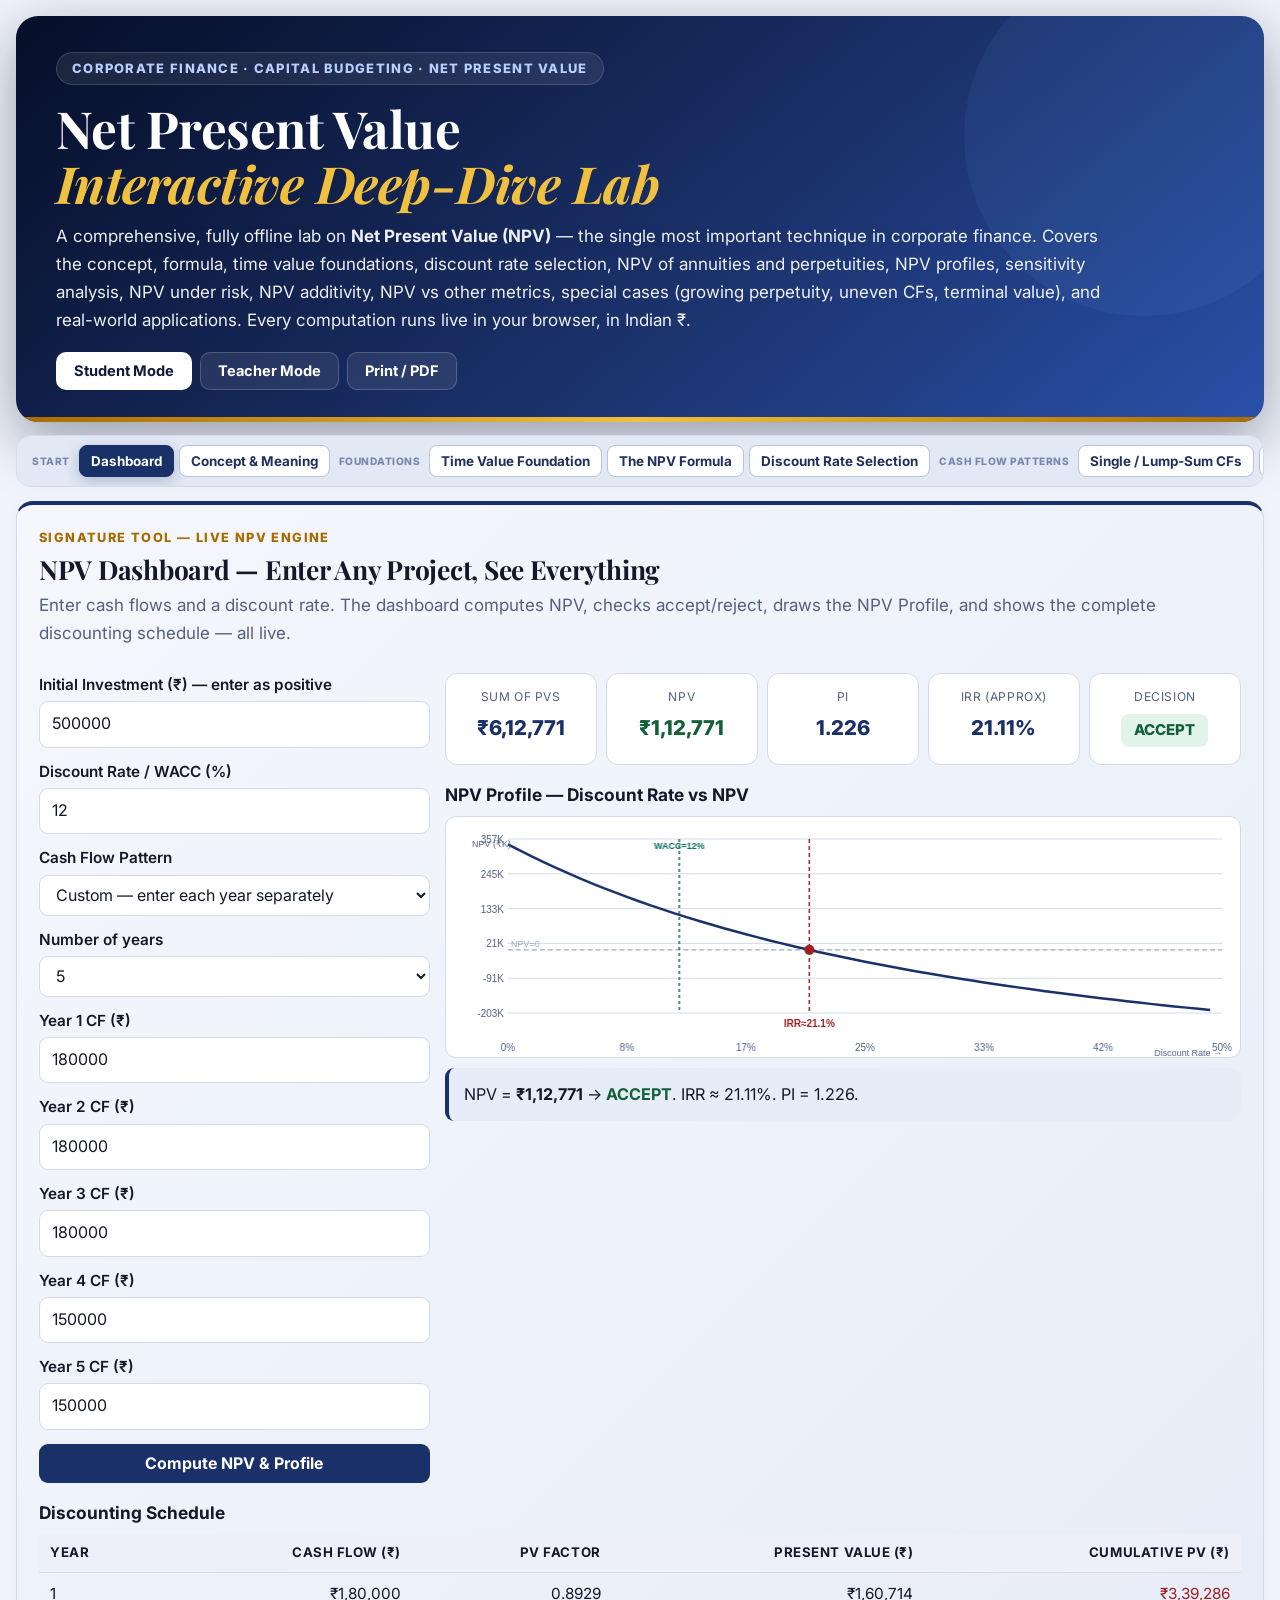
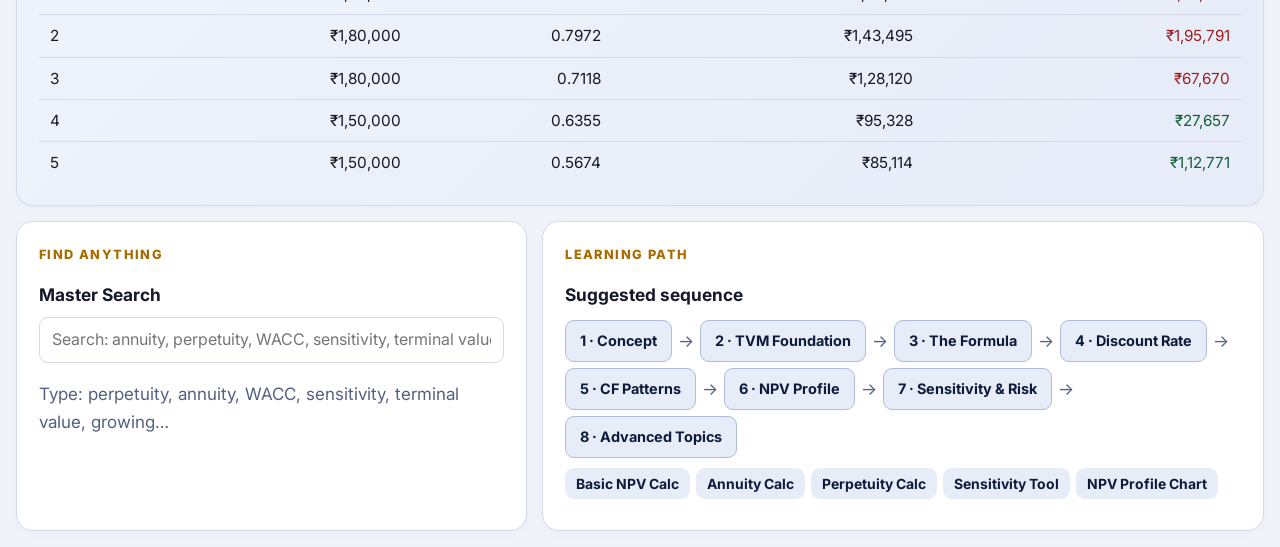
<file: npv_lab.html>
<!doctype html>
<html lang="en">
<head>
<meta charset="utf-8">
<meta name="viewport" content="width=device-width,initial-scale=1">
<title>Net Present Value — Interactive Deep-Dive Lab</title>
<link href="https://fonts.googleapis.com/css2?family=Playfair+Display:ital,wght@0,700;0,900;1,700&family=Inter:wght@400;500;600;700;800&display=swap" rel="stylesheet">
<style>
:root{
  --bg:#f0f3fa;--card:#fff;--ink:#141828;--muted:#546080;--line:#d4daea;
  --navy:#1a3068;--navy-d:#0d1a3a;--navy-l:#e6ecf8;
  --teal:#0a6b5a;--teal-l:#e0f4ef;
  --gold:#a86b00;--gold-l:#fdf3e0;--gold-d:#7a4e00;
  --red:#9e2020;--red-l:#fceaea;
  --green:#136038;--green-l:#e2f4ea;
  --purple:#5230a0;--purple-l:#eeeafa;
  --orange:#b54a00;--orange-l:#fff0e6;
  --nav-bg:#e2e8f4;color-scheme:light
}
*{box-sizing:border-box}html{scroll-behavior:smooth;font-size:17px}
body{margin:0;background:var(--bg);color:var(--ink);font:1rem/1.65 'Inter',system-ui,sans-serif}
.wrap{max-width:1480px;margin:auto;padding:16px}

/* HERO */
.hero{padding:36px 40px 32px;border-radius:22px;background:linear-gradient(140deg,#060e28 0%,#1a3068 55%,#2a50a8 100%);color:#fff;position:relative;overflow:hidden;box-shadow:0 18px 56px #060e2860}
.hero::before{content:"";position:absolute;right:-60px;top:-60px;width:360px;height:360px;border-radius:50%;background:rgba(120,180,255,.07);pointer-events:none}
.hero::after{content:"";position:absolute;bottom:0;left:0;right:0;height:5px;background:linear-gradient(90deg,#a86b00,#f0c040,#a86b00)}
.eyebrow{display:inline-flex;align-items:center;gap:8px;background:#ffffff15;border:1px solid #ffffff25;padding:5px 15px;border-radius:999px;font-size:.76rem;font-weight:800;letter-spacing:.1em;text-transform:uppercase;margin-bottom:16px;color:#b8d0ff}
.hero h1{font-family:'Playfair Display',Georgia,serif;font-size:clamp(26px,4vw,54px);margin:0 0 12px;line-height:1.06;letter-spacing:-.01em}
.hero h1 em{color:#f0c040;font-style:italic}
.hero p{margin:0;max-width:1060px;opacity:.93;font-size:1rem;line-height:1.65}
.hero-acts{display:flex;gap:8px;flex-wrap:wrap;margin-top:18px}
.hero-acts button{border:1px solid #ffffff30;background:#ffffff15;color:#fff;border-radius:10px;padding:9px 17px;font-weight:700;cursor:pointer;font-size:.86rem;font-family:inherit;transition:.14s}
.hero-acts button.on{background:#fff;color:var(--navy-d)}
.hero-acts button:hover{background:#ffffff28}

/* NAV */
.nav{display:flex;flex-wrap:nowrap;gap:5px;padding:9px 11px;margin:13px 0 0;background:var(--nav-bg);border:1px solid var(--line);border-radius:15px;overflow-x:auto;scrollbar-width:thin;position:sticky;top:0;z-index:10}
.tab{border:1px solid #b4c4dc;background:#fff;color:#223060;padding:7px 11px;border-radius:8px;font-weight:700;font-size:.79rem;white-space:nowrap;cursor:pointer;transition:.12s;font-family:inherit}
.tab:hover{border-color:#6090c0;transform:translateY(-1px)}
.tab.active{background:var(--navy);color:#fff;border-color:var(--navy);box-shadow:0 4px 14px #1a306840}
.navsep{align-self:center;padding:0 4px;font-size:.6rem;font-weight:800;letter-spacing:.5px;text-transform:uppercase;color:#7888b0;white-space:nowrap;user-select:none}

/* PAGES */
.page{display:none}.page.active{display:block;animation:fade .2s ease}
@keyframes fade{from{opacity:.2}to{opacity:1}}

/* GRID */
.grid{display:grid;grid-template-columns:repeat(12,1fr);gap:15px}
.s3{grid-column:span 3}.s4{grid-column:span 4}.s5{grid-column:span 5}.s6{grid-column:span 6}.s7{grid-column:span 7}.s8{grid-column:span 8}.s9{grid-column:span 9}.s12{grid-column:span 12}

/* CARDS */
.card{background:var(--card);border:1px solid var(--line);border-radius:17px;padding:22px;box-shadow:0 2px 12px #14182808}
.cn{border-top:4px solid var(--navy)}.ct{border-top:4px solid var(--teal)}.cg{border-top:4px solid var(--gold)}.cr{border-top:4px solid var(--red)}.cgreen{border-top:4px solid var(--green)}.cp{border-top:4px solid var(--purple)}.co{border-top:4px solid var(--orange)}

h2{font-family:'Playfair Display',Georgia,serif;margin:0 0 12px;font-size:1.55rem;line-height:1.18;letter-spacing:-.01em}
h3{margin:16px 0 7px;font-size:1.02rem;font-weight:700}h3:first-child{margin-top:0}
.muted{color:var(--muted)}.kicker{font-size:.75rem;text-transform:uppercase;letter-spacing:.11em;font-weight:800;color:var(--gold);margin-bottom:6px}

/* INPUTS */
label{display:block;font-weight:600;margin:11px 0 4px;font-size:.9rem}
input,select,textarea{width:100%;padding:9px 12px;border:1px solid var(--line);border-radius:9px;background:#fff;color:var(--ink);font:inherit;font-size:.94rem}
input:focus,select:focus{outline:2px solid var(--navy);outline-offset:1px;border-color:var(--navy)}
button{border:0;border-radius:9px;padding:10px 15px;background:var(--navy);color:#fff;font-weight:700;cursor:pointer;font-size:.94rem;font-family:inherit;transition:.13s}
button:hover{filter:brightness(1.1)}
.btn-sm{padding:7px 11px;font-size:.82rem}.btn-teal{background:var(--teal)}.btn-gold{background:var(--gold)}.btn-ghost{background:var(--navy-l);color:var(--navy-d)}.btn-green{background:var(--green);color:#fff}

/* FORMULA */
.formula{background:var(--navy-d);color:#b8d0ff;border-radius:12px;padding:16px 20px;font:1rem/1.75 ui-monospace,SFMono-Regular,Menlo,monospace;overflow-x:auto;white-space:pre-wrap;margin:9px 0}
.formula b{color:#f0d060}

/* CALLOUTS */
.callout{padding:13px 15px;border-left:4px solid var(--navy);background:var(--navy-l);border-radius:9px;font-size:.95rem;margin:9px 0}
.ca{border-color:var(--gold);background:var(--gold-l)}.cr2{border-color:var(--red);background:var(--red-l)}.cg2{border-color:var(--green);background:var(--green-l)}.ct2{border-color:var(--teal);background:var(--teal-l)}.cp2{border-color:var(--purple);background:var(--purple-l)}.co2{border-color:var(--orange);background:var(--orange-l)}

/* TABLES */
table{width:100%;border-collapse:collapse}
th,td{padding:8px 11px;border-bottom:1px solid var(--line);text-align:right;white-space:nowrap;font-size:.9rem}
th:first-child,td:first-child{text-align:left;white-space:normal}
th{background:#edf0f8;font-weight:700;font-size:.78rem;text-transform:uppercase;letter-spacing:.04em}
tr:last-child td{border-bottom:none}.scroll{overflow-x:auto;max-height:460px}

/* METRICS */
.metrics{display:grid;gap:9px}
.c2{grid-template-columns:1fr 1fr}.c3{grid-template-columns:repeat(3,1fr)}.c4{grid-template-columns:repeat(4,1fr)}.c5{grid-column:repeat(5,1fr)}
.metric{padding:13px 15px;border-radius:12px;background:#edf0f8;border:1px solid #c8d0e8}
.metric small{color:var(--muted);font-size:.73rem;text-transform:uppercase;letter-spacing:.04em;display:block}
.metric strong{display:block;font-size:1.28rem;font-weight:800;margin-top:3px}

/* STEPS */
.stepflow{display:flex;flex-wrap:wrap;gap:6px;align-items:center;margin:10px 0}
.step{background:var(--navy-l);border:1px solid #b0bcd8;color:#0d1a3a;padding:8px 14px;border-radius:9px;font-weight:700;font-size:.85rem}
.arr{color:var(--muted)}

/* TWO / THREE */
.two{display:grid;grid-template-columns:1fr 1fr;gap:11px}.three{display:grid;grid-template-columns:repeat(3,1fr);gap:11px}
.adv{border-left:4px solid var(--green);background:var(--green-l);padding:11px 14px;border-radius:9px;margin:5px 0}
.lim{border-left:4px solid var(--red);background:var(--red-l);padding:11px 14px;border-radius:9px;margin:5px 0}
.na{border-left:4px solid var(--gold);background:var(--gold-l);padding:11px 14px;border-radius:9px;margin:5px 0}
.nt{border-left:4px solid var(--teal);background:var(--teal-l);padding:11px 14px;border-radius:9px;margin:5px 0}
.np{border-left:4px solid var(--purple);background:var(--purple-l);padding:11px 14px;border-radius:9px;margin:5px 0}

/* QUIZ */
.quiz-card{padding:15px 17px;border:1px solid var(--line);border-radius:13px;margin:9px 0}
.answer{margin-top:9px;padding:11px 13px;border-radius:9px;background:var(--navy-l);font-size:.93rem}
.mcq-opt{display:block;width:100%;text-align:left;padding:9px 13px;margin:4px 0;border-radius:9px;border:1px solid var(--line);background:#fff;color:var(--ink);cursor:pointer;font-size:.92rem;font-weight:500;font-family:inherit;transition:.11s}
.mcq-opt:hover{background:var(--navy-l);border-color:#9aaecc}
.mcq-opt.correct{background:var(--green-l);border-color:var(--green);color:var(--green)}
.mcq-opt.wrong{background:var(--red-l);border-color:var(--red);color:var(--red)}

/* CHIPS / PILLS */
.chip{display:inline-flex;align-items:center;padding:3px 10px;border-radius:999px;background:var(--navy-l);color:var(--navy-d);font-weight:700;font-size:.8rem;margin:2px 3px 2px 0}
.chip-g{background:var(--green-l);color:var(--green)}.chip-r{background:var(--red-l);color:var(--red)}.chip-a{background:var(--gold-l);color:var(--gold-d)}.chip-t{background:var(--teal-l);color:var(--teal)}.chip-p{background:var(--purple-l);color:var(--purple)}
.pillrow{display:flex;flex-wrap:wrap;gap:6px;margin:9px 0}

/* DASH */
.dash-grid{display:grid;grid-template-columns:repeat(5,1fr);gap:9px;margin:12px 0}
.dash-cell{padding:13px;border-radius:12px;background:#fff;border:1px solid var(--line);text-align:center}
.dash-cell small{display:block;color:var(--muted);font-size:.71rem;text-transform:uppercase;letter-spacing:.05em}
.dash-cell .val{font-size:1.2rem;font-weight:800;margin:4px 0;color:var(--navy)}

/* VERDICT */
.verdict{display:inline-block;padding:4px 13px;border-radius:8px;font-weight:800;font-size:.88rem}
.v-accept{background:var(--green-l);color:var(--green)}.v-reject{background:var(--red-l);color:var(--red)}.v-neutral{background:var(--gold-l);color:var(--gold-d)}
.good{color:var(--green);font-weight:700}.bad{color:var(--red);font-weight:700}.warn{color:var(--gold);font-weight:700}

/* TEACHER */
.teacher-note{display:none;border-left:4px solid var(--gold);background:var(--gold-l);padding:11px 14px;border-radius:9px;margin-top:9px;font-size:.91rem}
body.teacher .teacher-note{display:block}

/* CANVAS */
canvas{display:block;width:100%;border-radius:11px;border:1px solid var(--line);background:#fff}

/* SLIDER */
input[type=range]{-webkit-appearance:none;appearance:none;height:6px;border-radius:3px;background:linear-gradient(90deg,var(--navy) 0%,var(--navy) var(--pct,40%),var(--line) var(--pct,40%));border:none;padding:0;cursor:pointer}
input[type=range]::-webkit-slider-thumb{-webkit-appearance:none;width:20px;height:20px;border-radius:50%;background:var(--navy);border:3px solid #fff;box-shadow:0 2px 8px #1a306840;cursor:pointer}

/* RESPONSIVE */
@media(max-width:1060px){.s3,.s4,.s5,.s6,.s7,.s8,.s9{grid-column:span 6}.dash-grid{grid-template-columns:repeat(3,1fr)}}
@media(max-width:700px){.s3,.s4,.s5,.s6,.s7,.s8,.s9,.s12{grid-column:span 12}.two,.three{grid-template-columns:1fr}.metrics.c3,.metrics.c4{grid-template-columns:1fr 1fr}.dash-grid{grid-template-columns:repeat(2,1fr)}.wrap{padding:10px}}
@media print{.nav,.hero-acts,button,input,select{display:none!important}.page{display:block!important}.card{box-shadow:none;border:1px solid #bbb;break-inside:avoid}body{background:#fff}}
@media(prefers-reduced-motion:reduce){*{animation:none!important}}
</style>
</head>
<body>
<div class="wrap">

<header class="hero">
  <div class="eyebrow">Corporate Finance · Capital Budgeting · Net Present Value</div>
  <h1>Net Present Value<br><em>Interactive Deep-Dive Lab</em></h1>
  <p>A comprehensive, fully offline lab on <b>Net Present Value (NPV)</b> — the single most important technique in corporate finance. Covers the concept, formula, time value foundations, discount rate selection, NPV of annuities and perpetuities, NPV profiles, sensitivity analysis, NPV under risk, NPV additivity, NPV vs other metrics, special cases (growing perpetuity, uneven CFs, terminal value), and real-world applications. Every computation runs live in your browser, in Indian ₹.</p>
  <div class="hero-acts">
    <button id="modeStudent" class="on" onclick="setMode('student')">Student Mode</button>
    <button id="modeTeacher" onclick="setMode('teacher')">Teacher Mode</button>
    <button onclick="window.print()">Print / PDF</button>
  </div>
</header>

<nav class="nav">
  <span class="navsep">Start</span>
  <button class="tab active" data-page="dashboard">Dashboard</button>
  <button class="tab" data-page="intro">Concept &amp; Meaning</button>
  <span class="navsep">Foundations</span>
  <button class="tab" data-page="tvm">Time Value Foundation</button>
  <button class="tab" data-page="formula">The NPV Formula</button>
  <button class="tab" data-page="discount_rate">Discount Rate Selection</button>
  <span class="navsep">Cash Flow Patterns</span>
  <button class="tab" data-page="lump_sum">Single / Lump-Sum CFs</button>
  <button class="tab" data-page="annuity">Annuity Cash Flows</button>
  <button class="tab" data-page="perpetuity">Perpetuity</button>
  <button class="tab" data-page="growing">Growing Perpetuity &amp; Annuity</button>
  <button class="tab" data-page="uneven">Uneven Cash Flows</button>
  <span class="navsep">Analysis</span>
  <button class="tab" data-page="npv_profile">NPV Profile</button>
  <button class="tab" data-page="sensitivity">Sensitivity Analysis</button>
  <button class="tab" data-page="scenario">Scenario Analysis</button>
  <button class="tab" data-page="breakeven">Break-Even NPV</button>
  <span class="navsep">Advanced</span>
  <button class="tab" data-page="risk_adjusted">Risk-Adjusted NPV</button>
  <button class="tab" data-page="terminal_value">Terminal Value in NPV</button>
  <button class="tab" data-page="additivity">NPV Additivity</button>
  <button class="tab" data-page="npv_vs_others">NPV vs Other Metrics</button>
  <button class="tab" data-page="wacc_npv">WACC &amp; NPV Link</button>
  <span class="navsep">Special Cases</span>
  <button class="tab" data-page="negative_npv">Negative NPV Situations</button>
  <button class="tab" data-page="npv_india">NPV in Indian Context</button>
  <span class="navsep">Calculators</span>
  <button class="tab" data-page="calc_basic">Basic NPV</button>
  <button class="tab" data-page="calc_annuity">Annuity NPV</button>
  <button class="tab" data-page="calc_perpetuity">Perpetuity &amp; Growing</button>
  <button class="tab" data-page="calc_sensitivity">Sensitivity Tool</button>
  <button class="tab" data-page="calc_profile">NPV Profile Chart</button>
  <span class="navsep">Practice</span>
  <button class="tab" data-page="examples">Worked Examples</button>
  <button class="tab" data-page="mcq">MCQ Bank</button>
  <button class="tab" data-page="exam_gen">Exam Generator</button>
  <span class="navsep">Ref</span>
  <button class="tab" data-page="formula_bank">Formula Bank</button>
  <button class="tab" data-page="glossary">Glossary</button>
</nav>

<!-- DASHBOARD -->
<section id="dashboard" class="page active">
<div class="grid" style="margin-top:14px">
<div class="card s12 cn" style="background:linear-gradient(135deg,#f5f7fc,var(--navy-l))">
  <div class="kicker">Signature Tool — Live NPV Engine</div>
  <h2>NPV Dashboard — Enter Any Project, See Everything</h2>
  <p class="muted" style="margin-top:-6px;margin-bottom:14px">Enter cash flows and a discount rate. The dashboard computes NPV, checks accept/reject, draws the NPV Profile, and shows the complete discounting schedule — all live.</p>
  <div class="grid">
    <div class="s4">
      <label>Initial Investment (₹) — enter as positive</label><input id="d_icf" type="number" value="500000" step="10000">
      <label>Discount Rate / WACC (%)</label><input id="d_r" type="number" value="12" step="0.5">
      <label>Cash Flow Pattern</label>
      <select id="d_pattern" onchange="handlePattern()">
        <option value="custom">Custom — enter each year separately</option>
        <option value="annuity">Uniform Annuity</option>
        <option value="growing">Growing Annuity</option>
        <option value="perpetuity">Perpetuity</option>
        <option value="growing_perp">Growing Perpetuity</option>
      </select>
      <div id="d_pattern_inputs"></div>
      <div id="d_custom_cfs">
        <label>Number of years</label>
        <select id="d_n" onchange="renderDCFs()"><option>1</option><option>2</option><option>3</option><option>4</option><option value="5" selected>5</option><option>6</option><option>7</option><option>8</option><option>9</option><option>10</option></select>
        <div id="d_cfs_div"></div>
      </div>
      <button onclick="runDash()" style="margin-top:14px;width:100%">Compute NPV &amp; Profile</button>
    </div>
    <div class="s8">
      <div class="dash-grid">
        <div class="dash-cell"><small>Sum of PVs</small><div class="val" id="dm_sumPV">—</div></div>
        <div class="dash-cell"><small>NPV</small><div class="val" id="dm_npv">—</div></div>
        <div class="dash-cell"><small>PI</small><div class="val" id="dm_pi">—</div></div>
        <div class="dash-cell"><small>IRR (approx)</small><div class="val" id="dm_irr">—</div></div>
        <div class="dash-cell"><small>Decision</small><div class="val" id="dm_verdict">—</div></div>
      </div>
      <h3>NPV Profile — Discount Rate vs NPV</h3>
      <canvas id="dashCanvas" height="240"></canvas>
      <div id="dashCallout" class="callout" style="margin-top:10px">Enter values and click Compute.</div>
    </div>
  </div>
  <h3 style="margin-top:16px">Discounting Schedule</h3>
  <div class="scroll"><table id="dashTable">
    <tr><th>Year</th><th>Cash Flow (₹)</th><th>PV Factor</th><th>Present Value (₹)</th><th>Cumulative PV (₹)</th></tr>
  </table></div>
</div>
<div class="card s5">
  <div class="kicker">Find Anything</div>
  <h3>Master Search</h3>
  <input id="masterSearch" type="text" placeholder="Search: annuity, perpetuity, WACC, sensitivity, terminal value…">
  <div id="masterSearchResults" style="margin-top:11px"></div>
</div>
<div class="card s7">
  <div class="kicker">Learning Path</div>
  <h3>Suggested sequence</h3>
  <div class="stepflow">
    <span class="step">1 · Concept</span><span class="arr">→</span>
    <span class="step">2 · TVM Foundation</span><span class="arr">→</span>
    <span class="step">3 · The Formula</span><span class="arr">→</span>
    <span class="step">4 · Discount Rate</span><span class="arr">→</span>
    <span class="step">5 · CF Patterns</span><span class="arr">→</span>
    <span class="step">6 · NPV Profile</span><span class="arr">→</span>
    <span class="step">7 · Sensitivity &amp; Risk</span><span class="arr">→</span>
    <span class="step">8 · Advanced Topics</span>
  </div>
  <div class="pillrow" style="margin-top:10px">
    <button class="btn-sm btn-ghost" onclick="activatePage('calc_basic')">Basic NPV Calc</button>
    <button class="btn-sm btn-ghost" onclick="activatePage('calc_annuity')">Annuity Calc</button>
    <button class="btn-sm btn-ghost" onclick="activatePage('calc_perpetuity')">Perpetuity Calc</button>
    <button class="btn-sm btn-ghost" onclick="activatePage('calc_sensitivity')">Sensitivity Tool</button>
    <button class="btn-sm btn-ghost" onclick="activatePage('calc_profile')">NPV Profile Chart</button>
  </div>
</div>
</div></section>

<!-- CONCEPT -->
<section id="intro" class="page"><div class="grid" style="margin-top:14px">
<div class="card s8 cn">
  <div class="kicker">Concept &amp; Meaning</div>
  <h2>Net Present Value — Concept and Meaning</h2>
  <p>The <b>Net Present Value (NPV)</b> of an investment is the difference between the present value of all future cash inflows and the present value of all cash outflows, discounted at the firm's required rate of return (cost of capital). It directly measures the <em>rupee amount of wealth created or destroyed</em> by the investment decision.</p>
  <div class="callout"><b>Core definition:</b> NPV = PV of all future cash inflows − PV of all cash outflows<br>= (Sum of discounted inflows) − (Sum of discounted outflows)</div>
  <h3>The economic intuition behind NPV</h3>
  <p>When a firm invests ₹X today, it is giving up the opportunity to earn the market rate of return (WACC) on that ₹X. NPV asks: "After compensating investors for the time value and risk of their money at the market rate, does this investment produce any additional value?" A positive NPV means YES — the project earns MORE than what investors require — creating new wealth. A negative NPV means NO — the project earns LESS than the required rate, destroying wealth relative to the alternative of investing at the market rate.</p>
  <div class="three" style="margin:14px 0">
    <div class="nt" style="text-align:center"><b style="font-size:1.1rem;color:var(--green)">NPV &gt; 0</b><br>Project earns MORE than the cost of capital.<br>Wealth is CREATED.<br><span class="chip-g chip">ACCEPT</span></div>
    <div class="na" style="text-align:center"><b style="font-size:1.1rem;color:var(--gold)">NPV = 0</b><br>Project earns EXACTLY the cost of capital.<br>Investors are fairly compensated, no more.<br><span class="chip-a chip">INDIFFERENT</span></div>
    <div style="border-left:4px solid var(--red);background:var(--red-l);padding:11px 14px;border-radius:9px;text-align:center"><b style="font-size:1.1rem;color:var(--red)">NPV &lt; 0</b><br>Project earns LESS than the cost of capital.<br>Wealth is DESTROYED.<br><span class="chip-r chip">REJECT</span></div>
  </div>
  <h3>Why NPV is the gold standard of investment evaluation</h3>
  <ul>
    <li><b>Direct rupee measurement:</b> NPV tells you exactly how many rupees of value are being created — not a percentage, not a payback period, but actual wealth</li>
    <li><b>Accounts for all cash flows:</b> Every cash flow over the project's entire life is included</li>
    <li><b>Correct time value treatment:</b> Cash flows are discounted at the appropriate opportunity cost of capital</li>
    <li><b>Unique, unambiguous answer:</b> Unlike IRR, NPV always gives one answer — no multiple-value problem</li>
    <li><b>Additivity:</b> NPV(A+B) = NPV(A) + NPV(B) — allows rational portfolio-level decision making</li>
    <li><b>Directly linked to shareholder wealth:</b> A firm that always takes positive-NPV projects maximises its equity value over time</li>
  </ul>
  <div class="teacher-note"><b>Teaching note:</b> The most powerful way to introduce NPV is the "bank account analogy." Ask: "If you put ₹5,00,000 in a bank at 12% for 5 years, what would you have?" (≈₹8,81,170.) "If a project promises exactly that much — ₹8,81,170 at the end of 5 years — should you invest?" (NPV=0, indifferent.) "If it promises ₹10,00,000?" (NPV &gt; 0, accept.) This makes the concept concrete before any formula.</div>
</div>
<div class="card s4">
  <h3>NPV in one sentence</h3>
  <div class="callout ca" style="font-size:1.05rem"><b>"NPV measures how much richer (or poorer) an investment makes shareholders, in today's rupees, after accounting for the time value and risk of money."</b></div>
  <h3 style="margin-top:14px">Historical note</h3>
  <p class="muted" style="font-size:.9rem">The NPV technique was formalised in the 1950s by economists including Joel Dean and building on Irving Fisher's capital theory. It became the dominant corporate finance tool after Fisher and Hirshleifer's theoretical work showing it is the uniquely correct rule for maximising owner wealth in a world with capital markets.</p>
  <h3>NPV vs Profit — why profit is insufficient</h3>
  <table>
    <tr><th>Feature</th><th>Accounting Profit</th><th>NPV</th></tr>
    <tr><td>Time value</td><td class="bad">Ignored</td><td class="good">Fully incorporated</td></tr>
    <tr><td>Basis</td><td class="bad">Accrual accounting</td><td class="good">Cash flows</td></tr>
    <tr><td>Risk</td><td class="bad">Not captured</td><td class="good">In discount rate</td></tr>
    <tr><td>Wealth link</td><td class="bad">Indirect</td><td class="good">Direct</td></tr>
  </table>
</div>
</div></section>

<!-- TVM -->
<section id="tvm" class="page"><div class="grid" style="margin-top:14px">
<div class="card s8 cg">
  <div class="kicker">Foundations</div>
  <h2>Time Value of Money — The Foundation of NPV</h2>
  <p>NPV is built entirely on the principle of the <b>time value of money (TVM)</b>: a rupee received today is worth more than a rupee received in the future. This is not merely a preference — it is a market reality with three distinct justifications.</p>
  <div class="three" style="margin:14px 0">
    <div class="na"><b>1. Opportunity cost</b><br>₹1 today can be invested at the market rate r and grow to ₹(1+r) by next year. Waiting therefore has a measurable cost.</div>
    <div class="na"><b>2. Inflation</b><br>In most economies, ₹1 today buys more goods than ₹1 in the future. Inflation erodes the purchasing power of money over time.</div>
    <div class="na"><b>3. Risk</b><br>Future cash flows are uncertain. The further away, the more uncertain. Investors demand compensation for bearing this uncertainty — the risk premium.</div>
  </div>
  <h3>The mathematics of TVM — from FV to PV</h3>
  <div class="formula"><b>Future Value (FV):</b>
  FV = PV × (1 + r)^n

<b>Present Value (PV) — the discounting operation:</b>
  PV = FV / (1 + r)^n  =  FV × [1/(1+r)^n]

The term [1/(1+r)^n] is the <b>Present Value Factor (PVF)</b> or Discount Factor.

<b>Example:</b>
  FV = ₹2,00,000 to be received in 3 years; r = 12%
  PV = 2,00,000 / (1.12)³ = 2,00,000 / 1.4049 = <b>₹1,42,357</b>

  This means ₹1,42,357 invested today at 12% grows to ₹2,00,000 in 3 years.
  Equivalently, ₹2,00,000 in 3 years is worth only ₹1,42,357 in today's money.</div>
  <h3>PV Factor table — key values</h3>
  <div class="scroll"><table>
    <tr><th>Year</th><th>PVF @ 8%</th><th>PVF @ 10%</th><th>PVF @ 12%</th><th>PVF @ 15%</th><th>PVF @ 18%</th><th>PVF @ 20%</th></tr>
    <tr><td>1</td><td>0.9259</td><td>0.9091</td><td>0.8929</td><td>0.8696</td><td>0.8475</td><td>0.8333</td></tr>
    <tr><td>2</td><td>0.8573</td><td>0.8264</td><td>0.7972</td><td>0.7561</td><td>0.7182</td><td>0.6944</td></tr>
    <tr><td>3</td><td>0.7938</td><td>0.7513</td><td>0.7118</td><td>0.6575</td><td>0.6086</td><td>0.5787</td></tr>
    <tr><td>4</td><td>0.7350</td><td>0.6830</td><td>0.6355</td><td>0.5718</td><td>0.5158</td><td>0.4823</td></tr>
    <tr><td>5</td><td>0.6806</td><td>0.6209</td><td>0.5674</td><td>0.4972</td><td>0.4371</td><td>0.4019</td></tr>
    <tr><td>6</td><td>0.6302</td><td>0.5645</td><td>0.5066</td><td>0.4323</td><td>0.3704</td><td>0.3349</td></tr>
    <tr><td>7</td><td>0.5835</td><td>0.5132</td><td>0.4523</td><td>0.3759</td><td>0.3139</td><td>0.2791</td></tr>
    <tr><td>8</td><td>0.5403</td><td>0.4665</td><td>0.4039</td><td>0.3269</td><td>0.2660</td><td>0.2326</td></tr>
  </table></div>
  <div class="callout" style="margin-top:12px"><b>Key insight from the table:</b> A higher discount rate shrinks future CFs more severely. At 8%, a Year-5 CF is worth 68 paise per rupee. At 20%, it is worth only 40 paise — nearly half. This is why the choice of discount rate has such a large impact on NPV, especially for long-lived projects.</div>
  <div class="teacher-note"><b>Teaching note:</b> Have students compute the PV of ₹1,00,000 at Years 1, 5, 10, and 20 at 12%. The dramatic fall at Year 20 (₹1,00,000 × 0.1037 = ₹10,367) illustrates why distant cash flows add relatively little to NPV — and why the choice of project life matters much less than students initially expect.</div>
</div>
<div class="card s4">
  <h3>Compounding vs Discounting</h3>
  <svg viewBox="0 0 280 160" xmlns="http://www.w3.org/2000/svg" style="width:100%;border-radius:10px;border:1px solid var(--line);background:#fafbff">
    <text x="20" y="28" font-family="Inter,sans-serif" font-size="10" fill="#1a3068" font-weight="700">Today</text>
    <text x="200" y="28" font-family="Inter,sans-serif" font-size="10" fill="#1a3068" font-weight="700">Future</text>
    <rect x="10" y="40" width="70" height="36" rx="8" fill="#e6ecf8" stroke="#1a3068" stroke-width="1.5"/>
    <text x="45" y="63" font-family="Inter,sans-serif" font-size="11" fill="#1a3068" font-weight="700" text-anchor="middle">₹PV</text>
    <rect x="200" y="40" width="70" height="36" rx="8" fill="#e2f4ea" stroke="#136038" stroke-width="1.5"/>
    <text x="235" y="63" font-family="Inter,sans-serif" font-size="11" fill="#136038" font-weight="700" text-anchor="middle">₹FV</text>
    <path d="M82 52 Q140 20 198 52" stroke="#a86b00" stroke-width="2" fill="none" marker-end="url(#arr)"/>
    <text x="140" y="36" font-family="Inter,sans-serif" font-size="9" fill="#a86b00" font-weight="700" text-anchor="middle">Compounding: × (1+r)ⁿ</text>
    <path d="M198 68 Q140 100 82 68" stroke="#1a3068" stroke-width="2" fill="none" marker-end="url(#arr2)"/>
    <text x="140" y="108" font-family="Inter,sans-serif" font-size="9" fill="#1a3068" font-weight="700" text-anchor="middle">Discounting: ÷ (1+r)ⁿ</text>
    <defs>
      <marker id="arr" markerWidth="6" markerHeight="6" refX="3" refY="3" orient="auto"><path d="M0,0 L6,3 L0,6 Z" fill="#a86b00"/></marker>
      <marker id="arr2" markerWidth="6" markerHeight="6" refX="3" refY="3" orient="auto"><path d="M0,0 L6,3 L0,6 Z" fill="#1a3068"/></marker>
    </defs>
    <text x="140" y="140" font-family="Inter,sans-serif" font-size="9" fill="#546080" text-anchor="middle">NPV uses discounting to bring all CFs to today</text>
  </svg>
  <div class="callout ca" style="margin-top:12px"><b>Rule of 72:</b> Money doubles approximately every (72/r)% years at rate r. At 12%, money doubles in ≈6 years. This mental shortcut helps build intuition for discount factor magnitudes.</div>
</div>
</div></section>

<!-- FORMULA -->
<section id="formula" class="page"><div class="grid" style="margin-top:14px">
<div class="card s8 cn">
  <div class="kicker">Foundations</div>
  <h2>The NPV Formula — Explained Term by Term</h2>
  <div class="formula"><b>NPV = Σ [CFt / (1+r)^t] − C₀</b>
     t=1 to n

Where:
  CFt = Net cash inflow in year t (positive = inflow, negative = outflow)
  r   = Discount rate (required rate of return / WACC)
  t   = Time period (year 1, 2, …, n)
  n   = Project life (number of periods)
  C₀  = Initial investment (cash outflow at Year 0)

Expanded form:
  NPV = CF₁/(1+r)¹ + CF₂/(1+r)² + … + CFn/(1+r)^n − C₀

Equivalent forms:
  NPV = PV(inflows) − PV(outflows)
  NPV = PV(all CFs including −C₀)  [if C₀ included in the sum at t=0]</div>
  <h3>Dissecting each component</h3>
  <table>
    <tr><th>Component</th><th>Economic meaning</th><th>Practical note</th></tr>
    <tr><td><b>CFt</b></td><td>The incremental, after-tax cash flow in year t — not accounting profit</td><td>Use NOPAT + Dep; exclude interest (already in r); exclude sunk costs</td></tr>
    <tr><td><b>(1+r)^t</b></td><td>The compounding factor — how much ₹1 invested at rate r grows to by year t</td><td>Also written as FVIF(r,t); its reciprocal is PVF(r,t)</td></tr>
    <tr><td><b>CFt/(1+r)^t</b></td><td>The present value of the year-t cash flow — what CF_t is worth in today's rupees</td><td>Smaller for distant years and higher discount rates</td></tr>
    <tr><td><b>Σ</b></td><td>Sum across all years — adds up all discounted cash flows to get the total PV of inflows</td><td>Include every year from 1 to n; terminal salvage and NWC recovery go in year n</td></tr>
    <tr><td><b>C₀</b></td><td>The initial outlay at year 0 — not discounted because it happens immediately</td><td>Includes ICF: asset cost + installation + incremental NWC − net salvage of old asset</td></tr>
    <tr><td><b>NPV</b></td><td>The net wealth created by the project in today's rupees</td><td>Positive = wealth created; negative = wealth destroyed; zero = break-even</td></tr>
  </table>
  <h3>Step-by-step computation procedure</h3>
  <div class="stepflow" style="flex-direction:column;align-items:flex-start">
    <span class="step">Step 1: Estimate ICF (Initial Cash Flow) — all outflows at Year 0</span>
    <span class="arr">↓</span>
    <span class="step">Step 2: Estimate annual OCFs (Operating Cash Flows) for Years 1 to n</span>
    <span class="arr">↓</span>
    <span class="step">Step 3: Estimate TCF (Terminal Cash Flow) at Year n — add to Year n OCF</span>
    <span class="arr">↓</span>
    <span class="step">Step 4: Select the appropriate discount rate r (usually WACC)</span>
    <span class="arr">↓</span>
    <span class="step">Step 5: Find PV Factor for each year: PVF(r,t) = 1/(1+r)^t</span>
    <span class="arr">↓</span>
    <span class="step">Step 6: Multiply each year's CF by its PVF → present value of that CF</span>
    <span class="arr">↓</span>
    <span class="step">Step 7: Sum all PVs → Total PV of Inflows</span>
    <span class="arr">↓</span>
    <span class="step">Step 8: NPV = Total PV of Inflows − ICF</span>
    <span class="arr">↓</span>
    <span class="step">Step 9: Decision — NPV &gt; 0 → Accept; NPV &lt; 0 → Reject</span>
  </div>
  <div class="teacher-note"><b>Teaching note:</b> Require students to show every PVF calculation on their first few problems — no skipping to tables. The mechanical practice of computing 1/(1.12)^3 = 0.7118 builds intuition for how the discount factor shrinks as t increases, which later aids sensitivity analysis ("if I push the big cash flow from Year 3 to Year 5, how much does NPV fall?").</div>
</div>
<div class="card s4">
  <h3>The NPV decision rule</h3>
  <div class="formula" style="font-size:.92rem">Standalone (independent) project:
  NPV &gt; 0 → ACCEPT
  NPV = 0 → Indifferent (accept or reject)
  NPV &lt; 0 → REJECT

Mutually exclusive projects:
  Select the project with
  HIGHEST NPV (if &gt; 0)
  Reject all if all NPVs &lt; 0

Capital rationing:
  Rank by PI = NPV/ICF
  Accept in order until budget
  is exhausted</div>
  <h3>Common errors in NPV computation</h3>
  <ul style="font-size:.9rem">
    <li>Including interest expense (already in WACC)</li>
    <li>Including sunk costs in ICF</li>
    <li>Forgetting terminal CF (salvage + NWC recovery)</li>
    <li>Using accounting profit instead of cash flows</li>
    <li>Wrong discount rate (e.g. WACC for a riskier-than-average project)</li>
    <li>Not adjusting for tax on gain/loss at salvage</li>
  </ul>
</div>
</div></section>

<!-- DISCOUNT RATE -->
<section id="discount_rate" class="page"><div class="grid" style="margin-top:14px">
<div class="card s8 cg">
  <div class="kicker">Foundations</div>
  <h2>Discount Rate Selection for NPV</h2>
  <p>The discount rate is the <b>most critical and most judgment-intensive input</b> to any NPV calculation. Choosing the wrong rate can easily flip a project's NPV from positive to negative (or vice versa), leading to incorrect capital allocation decisions.</p>
  <h3>The correct conceptual basis: opportunity cost of capital</h3>
  <div class="callout">The discount rate for NPV should be the <b>opportunity cost of capital</b> — the expected return investors could earn on an alternative investment of equivalent risk. This is the rate that fairly compensates investors for both the time value of money AND the risk of this specific project's cash flows.</div>
  <table style="margin-top:14px">
    <tr><th>Situation</th><th>Correct Discount Rate</th><th>Why</th></tr>
    <tr><td>Project with same risk as the firm overall</td><td>WACC (Weighted Average Cost of Capital)</td><td>WACC represents the blended return required by all investors (debt + equity) on the firm's average-risk investments</td></tr>
    <tr><td>Project is riskier than firm average</td><td>WACC + risk premium (upward adjustment)</td><td>Higher risk → higher required return → lower NPV for same CFs</td></tr>
    <tr><td>Project is less risky than firm average</td><td>WACC − risk premium</td><td>Lower risk → lower required return → higher NPV for same CFs</td></tr>
    <tr><td>All-equity financed project</td><td>Cost of equity (ke / required return on equity)</td><td>No debt tax shield; equity cost is the sole hurdle</td></tr>
    <tr><td>Lease vs Buy decision</td><td>After-tax cost of debt kd(1−T)</td><td>Leasing displaces debt — compare at the debt rate</td></tr>
    <tr><td>Cross-border / international project</td><td>WACC + country risk premium</td><td>Additional sovereign risk requires additional compensation</td></tr>
    <tr><td>Real (inflation-adjusted) cash flows</td><td>Real discount rate = (1+nominal r)/(1+inflation) − 1</td><td>Consistency: nominal CFs use nominal rate; real CFs use real rate</td></tr>
  </table>
  <h3>WACC — the standard discount rate</h3>
  <div class="formula"><b>WACC = kd × (1−T) × (D/V) + ke × (E/V)</b>

Where:
  kd  = Pre-tax cost of debt (yield on firm's bonds)
  T   = Corporate tax rate (interest is tax-deductible)
  ke  = Cost of equity (CAPM or DDM)
  D/V = Debt as fraction of total firm value
  E/V = Equity as fraction of total firm value
  V   = D + E = Total firm value

CAPM for ke:
  ke = Rf + β × (Rm − Rf)
  Rf = Risk-free rate; β = equity beta; (Rm−Rf) = market risk premium</div>
  <div class="callout ca" style="margin-top:12px"><b>Indian context:</b> For Indian BSE 500 non-financial firms, the risk-free rate is typically proxied by the 10-year G-Sec yield (≈7–7.5% as of 2024). The equity risk premium for India is estimated at 6–9% (Damodaran estimates country-specific ERPs). Typical WACCs for Indian listed firms range 10–16% depending on sector and leverage.</div>
  <div class="teacher-note"><b>Teaching note:</b> The discount rate selection is the most subjective and therefore the most important part of NPV analysis to stress-test with sensitivity analysis. A 2-percentage-point change in WACC on a 10-year project can easily change NPV by 20–30%. Always show students the NPV profile so they can see how sensitive their conclusion is to the rate assumption.</div>
</div>
<div class="card s4">
  <h3>Common discount rate errors</h3>
  <div class="lim">
    <b>Using the cost of a specific financing source:</b> "We're funding this with a 10% bank loan, so we discount at 10%." Wrong — the project should be evaluated at WACC regardless of how it is specifically funded.
  </div>
  <div class="lim" style="margin-top:8px">
    <b>Using the same rate for all projects regardless of risk:</b> A high-risk R&D project should use a higher discount rate than a routine factory maintenance project, even if the firm's overall WACC is the same.
  </div>
  <div class="lim" style="margin-top:8px">
    <b>Mixing nominal and real:</b> Using a nominal discount rate with inflation-adjusted (real) cash flows, or vice versa, systematically misstates NPV.
  </div>
  <div class="adv" style="margin-top:8px">
    <b>Best practice:</b> Use a risk-adjusted hurdle rate for each project category (e.g., +3% over WACC for new-product projects, −2% for replacement decisions). Disclose the sensitivity of NPV to ±2% changes in the discount rate.
  </div>
</div>
</div></section>

<!-- LUMP SUM -->
<section id="lump_sum" class="page"><div class="grid" style="margin-top:14px">
<div class="card s8 cn">
  <div class="kicker">Cash Flow Patterns</div>
  <h2>NPV with Single / Lump-Sum Cash Flows</h2>
  <p>The simplest NPV calculation involves a single future cash flow — one lump sum to be received at a specific point in time. This is the building block on which all more complex NPV calculations are constructed.</p>
  <div class="formula"><b>NPV of a single future CF:</b>
  NPV = CF_n / (1+r)^n − C₀
      = CF_n × PVF(r,n) − C₀

<b>Example 1:</b> Should you invest ₹2,00,000 today to receive ₹3,50,000 in 5 years at r=12%?
  PV = 3,50,000 / (1.12)⁵ = 3,50,000 / 1.7623 = ₹1,98,599
  NPV = 1,98,599 − 2,00,000 = <b>−₹1,401 → REJECT</b>
  (Just barely negative — the project falls marginally short of the 12% hurdle)

<b>Example 2:</b> Same project, but r=11%:
  PV = 3,50,000 / (1.11)⁵ = 3,50,000 / 1.6851 = ₹2,07,710
  NPV = 2,07,710 − 2,00,000 = <b>+₹7,710 → ACCEPT</b></div>
  <h3>Multiple lump-sum CFs (general case)</h3>
  <p>Most real projects have cash flows at multiple points — the NPV is simply the sum of the PVs of each individual CF:</p>
  <div class="formula">Project: C₀ = −₹5,00,000; CF₂ = ₹2,00,000; CF₄ = ₹4,50,000; r = 10%

PV(CF₂) = 2,00,000 / (1.10)² = 2,00,000 / 1.21   = ₹1,65,289
PV(CF₄) = 4,50,000 / (1.10)⁴ = 4,50,000 / 1.4641 = ₹3,07,394

NPV = 1,65,289 + 3,07,394 − 5,00,000 = <b>−₹27,317 → REJECT</b></div>
  <div class="callout" style="margin-top:10px"><b>Key insight:</b> Notice that ₹4,50,000 at Year 4 (PV ≈ ₹3,07,000) contributes only 61% of its face value to NPV. The further away the cash flow, the more it is "penalised" by discounting. This is why front-loaded projects (large early CFs) tend to have higher NPVs than back-loaded ones at the same discount rate.</div>
</div>
<div class="card s4">
  <h3>The "worth waiting?" question</h3>
  <div class="callout ca">A common real-world application of lump-sum NPV: "Should we sell this asset NOW for ₹X, or hold it for n years and sell for ₹Y?"<br><br>
  NPV of selling now = ₹X (already in present value)<br>
  NPV of holding = ₹Y/(1+r)^n<br><br>
  Sell now if: X &gt; Y/(1+r)^n<br>
  Hold if: Y/(1+r)^n &gt; X<br><br>
  Example: Sell for ₹50L now, or ₹80L in 4 years at r=12%.<br>
  PV(₹80L in 4 yrs) = 80L/1.5735 = ₹50.84L<br>
  → Hold (₹50.84L &gt; ₹50L, barely)</div>
</div>
</div></section>

<!-- ANNUITY -->
<section id="annuity" class="page"><div class="grid" style="margin-top:14px">
<div class="card s8 cn">
  <div class="kicker">Cash Flow Patterns</div>
  <h2>NPV with Annuity Cash Flows</h2>
  <p>An <b>annuity</b> is a series of equal cash flows paid at regular intervals. When a project generates the same cash flow every year, the NPV calculation simplifies dramatically using the <b>Present Value Interest Factor of an Annuity (PVIFA)</b>.</p>
  <div class="formula"><b>PVIFA(r, n) = [1 − (1+r)^−n] / r</b>

This is the PV of ₹1 received every year for n years at discount rate r.

<b>NPV of Annuity Project:</b>
  NPV = CF × PVIFA(r, n) − C₀

<b>Example:</b> ICF = ₹6,00,000; Annual CF = ₹1,60,000 for 5 years; r = 12%
  PVIFA(12%, 5) = [1 − (1.12)^−5] / 0.12
               = [1 − 0.5674] / 0.12
               = 0.4326 / 0.12
               = <b>3.6048</b>
  NPV = 1,60,000 × 3.6048 − 6,00,000
      = 5,76,768 − 6,00,000
      = <b>−₹23,232 → REJECT</b></div>
  <h3>PVIFA table — key values</h3>
  <div class="scroll"><table>
    <tr><th>n / r</th><th>8%</th><th>10%</th><th>12%</th><th>14%</th><th>15%</th><th>18%</th><th>20%</th></tr>
    <tr><td>1</td><td>0.9259</td><td>0.9091</td><td>0.8929</td><td>0.8772</td><td>0.8696</td><td>0.8475</td><td>0.8333</td></tr>
    <tr><td>2</td><td>1.7833</td><td>1.7355</td><td>1.6901</td><td>1.6467</td><td>1.6257</td><td>1.5656</td><td>1.5278</td></tr>
    <tr><td>3</td><td>2.5771</td><td>2.4869</td><td>2.4018</td><td>2.3216</td><td>2.2832</td><td>2.1743</td><td>2.1065</td></tr>
    <tr><td>4</td><td>3.3121</td><td>3.1699</td><td>3.0373</td><td>2.9137</td><td>2.8550</td><td>2.6901</td><td>2.5887</td></tr>
    <tr><td>5</td><td>3.9927</td><td>3.7908</td><td>3.6048</td><td>3.4331</td><td>3.3522</td><td>3.1272</td><td>2.9906</td></tr>
    <tr><td>6</td><td>4.6229</td><td>4.3553</td><td>4.1114</td><td>3.8887</td><td>3.7845</td><td>3.4976</td><td>3.3255</td></tr>
    <tr><td>7</td><td>5.2064</td><td>4.8684</td><td>4.5638</td><td>4.2883</td><td>4.1604</td><td>3.8115</td><td>3.6046</td></tr>
    <tr><td>8</td><td>5.7466</td><td>5.3349</td><td>4.9676</td><td>4.6389</td><td>4.4873</td><td>4.0776</td><td>3.8372</td></tr>
    <tr><td>10</td><td>6.7101</td><td>6.1446</td><td>5.6502</td><td>5.2161</td><td>5.0188</td><td>4.4941</td><td>4.1925</td></tr>
  </table></div>
  <h3>Annuity Due vs Ordinary Annuity</h3>
  <div class="two">
    <div class="nt"><b>Ordinary Annuity (end of period)</b><br>Payments at end of each year (Year 1, 2, …, n).<br>NPV = CF × PVIFA(r,n)<br>This is the standard assumption in most exam problems.</div>
    <div class="na"><b>Annuity Due (beginning of period)</b><br>Payments at start of each year (Year 0, 1, …, n−1).<br>NPV = CF × PVIFA(r,n) × (1+r)<br>Multiply PVIFA by (1+r) because each CF arrives one period earlier.</div>
  </div>
</div>
<div class="card s4">
  <h3>Finding the break-even annual CF</h3>
  <div class="callout">Given ICF and r, what annual CF makes NPV = 0?<br><br>
  Set NPV = 0: CF × PVIFA(r,n) = C₀<br>
  ∴ Break-even CF = C₀ / PVIFA(r,n)<br><br>
  <b>Example:</b> ICF = ₹6,00,000; r = 12%; n = 5<br>
  Break-even CF = 6,00,000 / 3.6048 = <b>₹1,66,448/yr</b><br><br>
  Any annual CF above ₹1,66,448 gives positive NPV.<br>This is the break-even (zero-NPV) threshold.</div>
  <h3>Finding the maximum acceptable ICF</h3>
  <div class="callout ca">Given annual CF and r, what is the maximum you can invest and still get NPV ≥ 0?<br><br>
  Max ICF = CF × PVIFA(r,n)<br><br>
  <b>Example:</b> Annual CF = ₹1,60,000; r = 12%; n = 5<br>
  Max ICF = 1,60,000 × 3.6048 = <b>₹5,76,768</b><br>
  Paying more than ₹5,76,768 gives NPV &lt; 0.</div>
</div>
</div></section>

<!-- PERPETUITY -->
<section id="perpetuity" class="page"><div class="grid" style="margin-top:14px">
<div class="card s8 cn">
  <div class="kicker">Cash Flow Patterns</div>
  <h2>NPV with Perpetuity Cash Flows</h2>
  <p>A <b>perpetuity</b> is an annuity that continues forever — an infinite series of equal periodic cash flows. While no real project truly lasts forever, the perpetuity formula is widely used as a terminal value approximation for mature businesses and long-lived assets.</p>
  <div class="formula"><b>PV of a Perpetuity:</b>
  PV = CF / r

<b>NPV of a Perpetuity Project:</b>
  NPV = CF / r − C₀

<b>Derivation:</b>
  PVIFA(r,n) = [1 − (1+r)^−n] / r
  As n → ∞: (1+r)^−n → 0
  ∴ PVIFA(r,∞) = 1/r

<b>Example:</b> ICF = ₹10,00,000; Annual CF = ₹1,40,000 (forever); r = 12%
  PV(perpetuity) = 1,40,000 / 0.12 = ₹11,66,667
  NPV = 11,66,667 − 10,00,000 = <b>+₹1,66,667 → ACCEPT</b></div>
  <h3>Real-world applications of perpetuity NPV</h3>
  <table>
    <tr><th>Application</th><th>How perpetuity formula is used</th></tr>
    <tr><td>Preferred stock valuation</td><td>PV = Dividend / ke (preferred dividends are perpetual)</td></tr>
    <tr><td>Consol bond (UK government)</td><td>PV = Coupon / yield (no maturity date)</td></tr>
    <tr><td>Terminal value in DCF valuation</td><td>TV = FCF_n+1 / (WACC − g) [Gordon Growth Model]</td></tr>
    <tr><td>Land valuation</td><td>PV ≈ Annual rent / capitalisation rate (land never depreciates)</td></tr>
    <tr><td>Infrastructure assets</td><td>Long-lived assets approximated as perpetuities when life &gt; 50 years</td></tr>
  </table>
  <div class="callout cg2" style="margin-top:12px"><b>Important approximation:</b> A perpetuity overestimates the PV of a finite-life annuity — but the error shrinks rapidly for long lives. At r=12%, PVIFA(12%,20) = 7.4694 vs 1/0.12 = 8.3333 (only 10% error). At r=12%, PVIFA(12%,50) = 8.3045 vs 8.3333 (0.3% error). For projects longer than 30–40 years at typical discount rates, the perpetuity formula gives an excellent approximation.</div>
  <div class="teacher-note"><b>Teaching note:</b> The perpetuity formula PV = CF/r is one of the most elegant results in all of finance. Derive it explicitly from PVIFA as n→∞ to show students it is not an assumption but a mathematical limit. Then ask: "What happens to PV as r→0?" (→∞) and "as r→∞?" (→0) — both limiting cases have intuitive economic interpretations.</div>
</div>
<div class="card s4">
  <h3>Perpetuity vs long annuity — comparison</h3>
  <div class="callout">CF = ₹1,00,000/yr; r = 12%<br><br>
  PV(perp)     = 1,00,000/0.12 = <b>₹8,33,333</b><br>
  PV(30 yrs)   = 1,00,000×8.0552 = <b>₹8,05,520</b><br>
  PV(50 yrs)   = 1,00,000×8.3045 = <b>₹8,30,450</b><br>
  PV(100 yrs)  ≈ <b>₹8,33,300</b><br><br>
  After 30 years: 96.6% of the perpetuity's PV is captured. After 50 years: 99.6%. Very distant CFs add almost nothing!</div>
  <h3>Deferred perpetuity</h3>
  <div class="callout ca">A perpetuity starting at Year k (first payment at Year k+1):<br><br>
  PV = (CF/r) × PVF(r,k) = (CF/r) / (1+r)^k<br><br>
  The perpetuity value is discounted back k periods.</div>
</div>
</div></section>

<!-- GROWING -->
<section id="growing" class="page"><div class="grid" style="margin-top:14px">
<div class="card s8 ct">
  <div class="kicker">Cash Flow Patterns</div>
  <h2>Growing Perpetuity and Growing Annuity</h2>
  <p>When cash flows grow at a constant rate g each year rather than remaining flat, we use the growing perpetuity or growing annuity formula. These are especially important for terminal value calculations in firm valuation.</p>
  <div class="formula"><b>Growing Perpetuity (Gordon Growth Model):</b>
  PV = CF₁ / (r − g)      [valid only when r &gt; g]

Where:
  CF₁ = First year cash flow (Year 1)
  r   = Discount rate
  g   = Constant perpetual growth rate

<b>NPV of a Growing Perpetuity Project:</b>
  NPV = CF₁ / (r − g) − C₀

<b>Example:</b> ICF = ₹12,00,000; CF₁ = ₹1,00,000; g = 4%; r = 12%
  PV = 1,00,000 / (0.12 − 0.04) = 1,00,000 / 0.08 = <b>₹12,50,000</b>
  NPV = 12,50,000 − 12,00,000 = <b>+₹50,000 → ACCEPT</b></div>
  <div class="formula"><b>Growing Annuity (finite life, growing CFs):</b>
  PV = CF₁ × PVGIFA(r, g, n)

  PVGIFA(r,g,n) = [1 − ((1+g)/(1+r))^n] / (r−g)    [when r ≠ g]

<b>Example:</b> CF₁ = ₹1,50,000; g = 5%; r = 12%; n = 4
  PVGIFA = [1 − (1.05/1.12)^4] / (0.12−0.05)
         = [1 − (0.9375)^4] / 0.07
         = [1 − 0.7738] / 0.07
         = 0.2262 / 0.07 = <b>3.2314</b>
  PV = 1,50,000 × 3.2314 = <b>₹4,84,714</b></div>
  <h3>Impact of growth rate g on NPV</h3>
  <table>
    <tr><th>g</th><th>PV = CF₁/(r−g) at r=12%, CF₁=₹1L</th><th>vs flat (g=0) PV=₹8.33L</th></tr>
    <tr><td>0%</td><td>₹8,33,333</td><td>Baseline</td></tr>
    <tr><td>2%</td><td>₹10,00,000 (+20%)</td><td>+₹1,66,667</td></tr>
    <tr><td>4%</td><td>₹12,50,000 (+50%)</td><td>+₹4,16,667</td></tr>
    <tr><td>6%</td><td>₹16,66,667 (+100%)</td><td>+₹8,33,334</td></tr>
    <tr><td>8%</td><td>₹25,00,000 (+200%)</td><td>+₹16,66,667</td></tr>
    <tr><td>10%</td><td>₹50,00,000 (+500%)</td><td>+₹41,66,667</td></tr>
  </table>
  <div class="callout cr2" style="margin-top:10px"><b>Warning — the g → r singularity:</b> As g approaches r, PV → ∞. A small change in g near r causes an enormous change in PV. This is the main source of terminal value sensitivity in DCF valuations. Always check: "What g assumption is the market implying given the current stock price?" (implied growth rate analysis).</div>
  <div class="teacher-note"><b>Teaching note:</b> The growing perpetuity is the Gordon Growth Model — widely used for stock valuation (P = D₁/(ke−g)). Students who understand this deeply can immediately connect capital budgeting NPV to equity valuation: the "price" of the equity is the NPV of all future dividends to infinity.</div>
</div>
<div class="card s4">
  <h3>Conditions for the growing perpetuity formula</h3>
  <div class="lim"><b>r must be strictly greater than g.</b><br>If g ≥ r, the formula gives a negative or infinite result — economically, a firm growing forever faster than the discount rate would have infinite value, which is not possible in a finite economy. Long-run g must be ≤ long-run nominal GDP growth (typically 5–7% for India).</div>
  <h3>Nominal vs Real growth</h3>
  <div class="callout ca">Always ensure consistency:<br><br>
  If r is NOMINAL: g must be NOMINAL (real growth + inflation)<br>
  If r is REAL: g must be REAL (inflation already removed)<br><br>
  Mixing nominal r with real g (or vice versa) is a common and serious valuation error.</div>
</div>
</div></section>

<!-- UNEVEN CFs -->
<section id="uneven" class="page"><div class="grid" style="margin-top:14px">
<div class="card s8 cn">
  <div class="kicker">Cash Flow Patterns</div>
  <h2>NPV with Uneven Cash Flows</h2>
  <p>Most real-world projects have <b>uneven (non-uniform) cash flows</b> — revenues ramp up, costs change, depreciation tax shields differ, working capital is released at the end. There is no shortcut formula; each year's CF must be discounted individually and summed.</p>
  <div class="formula"><b>Procedure for uneven CFs:</b>
  NPV = CF₁/(1+r)¹ + CF₂/(1+r)² + … + CFn/(1+r)^n − C₀

<b>Full worked example:</b>
  ICF = ₹8,00,000; r = 12%
  Year 1: ₹1,50,000  Year 2: ₹2,50,000  Year 3: ₹3,00,000
  Year 4: ₹3,50,000  Year 5: ₹4,00,000 (includes ₹80,000 terminal CF)

  Year 1: 1,50,000 × 0.8929 = 1,33,929
  Year 2: 2,50,000 × 0.7972 = 1,99,306
  Year 3: 3,00,000 × 0.7118 = 2,13,534
  Year 4: 3,50,000 × 0.6355 = 2,22,428
  Year 5: 4,00,000 × 0.5674 = 2,26,974
  Sum of PVs =                10,96,171
  NPV = 10,96,171 − 8,00,000 = <b>+₹2,96,171 → ACCEPT</b></div>
  <h3>Common sources of unevenness in real projects</h3>
  <table>
    <tr><th>Source</th><th>Effect on CF pattern</th></tr>
    <tr><td>Revenue ramp-up</td><td>Low CFs in early years, higher in later years (back-loaded)</td></tr>
    <tr><td>High early maintenance of old asset</td><td>Replacement projects: high incremental savings early</td></tr>
    <tr><td>WDV depreciation tax shield</td><td>DTS is highest in Year 1, declines each year under WDV</td></tr>
    <tr><td>Working capital</td><td>Large outflow at Year 0, recovery at Year n (adds to terminal CF)</td></tr>
    <tr><td>Salvage value</td><td>Lump-sum inflow in the final year only</td></tr>
    <tr><td>Major repairs / overhauls</td><td>Periodic large outflows mid-project life</td></tr>
    <tr><td>Phase-in of new operations</td><td>Negative CFs in early years as product/market is established</td></tr>
  </table>
  <div class="callout" style="margin-top:12px"><b>Practical tip:</b> For projects with both early losses (negative CFs) and later profits, the payback and discounted payback periods can be misleading — the full NPV across all years is essential. Never truncate the analysis at the payback point when the project continues to generate value afterward.</div>
  <div class="teacher-note"><b>Teaching note:</b> Require students to construct a full cash flow table (Year, CF, PVF, PV, Cumulative PV) for every problem — not just the final NPV number. The table builds intuition about which years contribute most to NPV (often Year 2–4 for typical growth projects) and which years barely matter (distant years at high discount rates).</div>
</div>
<div class="card s4">
  <h3>Visualising contribution by year</h3>
  <div class="callout ca">For the example above, PV contributions by year:<br><br>
  Year 1: ₹1,33,929 (12.2%)<br>
  Year 2: ₹1,99,306 (18.2%)<br>
  Year 3: ₹2,13,534 (19.5%)<br>
  Year 4: ₹2,22,428 (20.3%)<br>
  Year 5: ₹2,26,974 (20.7%)<br>
  Remaining: ₹0 (project ends)<br><br>
  Notice: despite Year 5 having the largest raw CF (₹4,00,000), its PV contribution is only slightly larger than Year 4's — discounting erodes the advantage of later larger CFs.</div>
</div>
</div></section>

<!-- NPV PROFILE -->
<section id="npv_profile" class="page"><div class="grid" style="margin-top:14px">
<div class="card s8 cn">
  <div class="kicker">Analysis</div>
  <h2>The NPV Profile</h2>
  <p>The <b>NPV Profile</b> is a graph plotting NPV (y-axis) against the discount rate (x-axis), across a range from 0% to well above the IRR. It provides a complete visual picture of how sensitive a project's NPV is to the choice of discount rate.</p>
  <h3>Key features of every NPV profile</h3>
  <table>
    <tr><th>Feature</th><th>Value / Location</th><th>Economic Interpretation</th></tr>
    <tr><td><b>Y-intercept (r = 0%)</b></td><td>Sum of all undiscounted CFs − ICF</td><td>Maximum possible NPV — if money had no time value, this would be the value added</td></tr>
    <tr><td><b>X-intercept (NPV = 0)</b></td><td>The IRR</td><td>The discount rate at which the project exactly breaks even in PV terms</td></tr>
    <tr><td><b>Shape</b></td><td>Downward sloping; convex</td><td>NPV always falls as r rises (for conventional CFs with front-loaded costs)</td></tr>
    <tr><td><b>Steepness</b></td><td>Depends on cash flow timing</td><td>Projects with later CFs have steeper profiles — more sensitive to r</td></tr>
    <tr><td><b>Accept region</b></td><td>Left of IRR (NPV &gt; 0)</td><td>Any cost of capital below the IRR yields a positive NPV</td></tr>
    <tr><td><b>Reject region</b></td><td>Right of IRR (NPV &lt; 0)</td><td>Any cost of capital above the IRR yields a negative NPV</td></tr>
  </table>
  <h3>Reading the NPV profile</h3>
  <div class="formula">Example: ICF = ₹5,00,000; CFs: Yr1=₹2,00,000; Yr2=₹2,50,000; Yr3=₹1,80,000

At r = 0%:  NPV = (2,00,000+2,50,000+1,80,000) − 5,00,000 = +₹1,30,000
At r = 5%:  NPV ≈ +₹72,000
At r = 10%: NPV ≈ +₹19,000
At r = 12%: NPV ≈ +₹3,000
At IRR≈12.5%: NPV = 0
At r = 15%: NPV ≈ −₹20,000
At r = 20%: NPV ≈ −₹60,000</div>
  <div class="callout cg2" style="margin-top:10px"><b>Strategic use of the NPV profile:</b> Before committing to a decision, always check how far the firm's WACC is from the IRR. If WACC = 12% and IRR = 12.5%, the positive NPV decision rests on a razor-thin margin — any upward revision to the discount rate (or any estimation error in cash flows) could flip the decision. A project where WACC = 12% and IRR = 25% is much more robust.</div>
  <div class="teacher-note"><b>Teaching note:</b> Draw the NPV profile before computing the numerical NPV. The profile immediately shows: (1) Is the project sensitive to the discount rate? (2) How confident should we be in the accept/reject decision? (3) What is the maximum discount rate at which we would still accept? These strategic insights are as valuable as the numerical NPV itself.</div>
</div>
<div class="card s4">
  <h3>Crossover rate — comparing two projects</h3>
  <div class="callout ct2">When two NPV profiles intersect, the intersection discount rate is the <b>crossover rate</b> — where both projects have equal NPV.<br><br>
  <b>Below the crossover rate:</b> The project with the steeper profile (usually larger/longer) has higher NPV.<br>
  <b>Above the crossover rate:</b> The other project has higher NPV.<br><br>
  The crossover rate = IRR of the incremental (A−B) cash flows.<br><br>
  The firm's actual WACC determines which project is better — not some average of their IRRs.</div>
  <canvas id="profileCanvas2" height="180" style="margin-top:10px"></canvas>
  <button onclick="drawSampleProfile()" class="btn-ghost btn-sm" style="margin-top:8px;width:100%">Draw Sample Profile</button>
</div>
</div></section>

<!-- SENSITIVITY -->
<section id="sensitivity" class="page"><div class="grid" style="margin-top:14px">
<div class="card s8 cg">
  <div class="kicker">Analysis</div>
  <h2>Sensitivity Analysis of NPV</h2>
  <p><b>Sensitivity analysis</b> tests how NPV responds when one key input variable changes, holding all others constant. It identifies which inputs the NPV decision is most sensitive to — those that deserve the most careful estimation and monitoring.</p>
  <h3>Common NPV sensitivity variables</h3>
  <table>
    <tr><th>Variable</th><th>Why it matters</th><th>Typical sensitivity range</th></tr>
    <tr><td>Sales volume</td><td>Directly drives revenue; often the most uncertain variable</td><td>±10% to ±30%</td></tr>
    <tr><td>Selling price per unit</td><td>Small price changes multiply across all units — high leverage</td><td>±5% to ±20%</td></tr>
    <tr><td>Variable cost per unit</td><td>Input prices can be volatile (raw material, labour)</td><td>±10% to ±25%</td></tr>
    <tr><td>Discount rate (WACC)</td><td>Estimation uncertainty; interest rate changes affect WACC</td><td>±2% to ±5%</td></tr>
    <tr><td>Project life</td><td>Early termination or extension changes all future CFs</td><td>±1 to ±3 years</td></tr>
    <tr><td>Initial investment (ICF)</td><td>Cost overruns are common; underruns rare</td><td>+10% to +30%</td></tr>
    <tr><td>Terminal salvage value</td><td>Second-hand market values uncertain for specialised assets</td><td>±30% to ±50%</td></tr>
  </table>
  <h3>Sensitivity analysis — worked example</h3>
  <p>Base case: ICF = ₹5,00,000; Annual CF = ₹1,80,000; n = 5; r = 12%. Base NPV = ₹1,80,000×3.6048 − 5,00,000 = +₹1,48,864.</p>
  <table>
    <tr><th>Variable Changed</th><th>Change</th><th>New NPV (₹)</th><th>NPV Change</th><th>% Change in NPV</th></tr>
    <tr><td>Annual CF</td><td>−10%: ₹1,62,000</td><td>+₹83,978</td><td>−₹64,886</td><td class="bad">−43.6%</td></tr>
    <tr><td>Annual CF</td><td>+10%: ₹1,98,000</td><td>+₹2,13,750</td><td>+₹64,886</td><td class="good">+43.6%</td></tr>
    <tr><td>Discount rate r</td><td>+2%: 14%</td><td>+₹1,17,955</td><td>−₹30,909</td><td class="bad">−20.8%</td></tr>
    <tr><td>Discount rate r</td><td>−2%: 10%</td><td>+₹1,82,164</td><td>+₹33,300</td><td class="good">+22.4%</td></tr>
    <tr><td>Initial Investment</td><td>+15%: ₹5,75,000</td><td>+₹73,864</td><td>−₹75,000</td><td class="bad">−50.4%</td></tr>
    <tr><td>Project life</td><td>−1 yr: n=4</td><td>+₹48,042</td><td>−₹1,00,822</td><td class="bad">−67.7%</td></tr>
  </table>
  <div class="callout ca" style="margin-top:10px"><b>Key finding from this sensitivity table:</b> NPV is most sensitive to project life (−67.7% for losing one year) and initial investment cost (+15% cost overrun causes −50.4% NPV drop). Annual cash flow changes and discount rate changes are also significant. This tells management where to focus their estimation effort and monitoring.</div>
  <div class="teacher-note"><b>Teaching note:</b> Present the sensitivity results as a "tornado chart" — bars sorted from longest (most sensitive) to shortest (least sensitive). This visual immediately identifies the "critical variables" — those where estimation error or real-world deviation would most threaten the positive-NPV conclusion.</div>
</div>
<div class="card s4">
  <h3>Limitations of sensitivity analysis</h3>
  <div class="lim"><b>Changes one variable at a time:</b> In reality, multiple variables change simultaneously (e.g., lower volumes AND lower prices in a recession). Sensitivity analysis underestimates risk by not capturing these correlations.</div>
  <div class="lim" style="margin-top:8px"><b>No probability attached:</b> Sensitivity analysis shows the NPV impact of a change but doesn't say how likely that change is. A ±10% revenue swing may be probable; a ±50% swing may be near-impossible. Scenario analysis and Monte Carlo simulation address this limitation.</div>
  <div class="adv" style="margin-top:8px"><b>Break-even analysis:</b> A key output of sensitivity analysis is the "critical value" of each variable at which NPV = 0. This is the break-even value — if the variable deteriorates beyond this point, the decision flips from Accept to Reject.</div>
</div>
</div></section>

<!-- SCENARIO -->
<section id="scenario" class="page"><div class="grid" style="margin-top:14px">
<div class="card s8 cn">
  <div class="kicker">Analysis</div>
  <h2>Scenario Analysis and NPV</h2>
  <p><b>Scenario analysis</b> extends sensitivity analysis by changing MULTIPLE variables simultaneously in each scenario — capturing the reality that inputs are correlated. The classic three-scenario framework evaluates the project under pessimistic, base, and optimistic assumptions.</p>
  <div class="formula"><b>Three-scenario framework:</b>
  1. BEST CASE (Optimistic): Most favourable plausible combination of inputs
  2. BASE CASE: Most likely (expected) values for all inputs
  3. WORST CASE (Pessimistic): Most unfavourable plausible combination

<b>Expected NPV (if probabilities can be assigned):</b>
  E(NPV) = P(Best)×NPV(Best) + P(Base)×NPV(Base) + P(Worst)×NPV(Worst)</div>
  <h3>Worked scenario analysis</h3>
  <p>ICF = ₹10,00,000; r = 12%; n = 5. Three scenarios on annual CF and terminal salvage:</p>
  <table>
    <tr><th>Scenario</th><th>Probability</th><th>Annual CF (₹)</th><th>Salvage (₹)</th><th>NPV (₹)</th><th>Weighted NPV (₹)</th></tr>
    <tr><td>Best case</td><td>25%</td><td>3,50,000</td><td>1,50,000</td><td class="good">+3,88,516</td><td>97,129</td></tr>
    <tr><td>Base case</td><td>50%</td><td>2,80,000</td><td>1,00,000</td><td class="good">+1,15,747</td><td>57,874</td></tr>
    <tr><td>Worst case</td><td>25%</td><td>1,90,000</td><td>50,000</td><td class="bad">−1,51,030</td><td>−37,758</td></tr>
    <tr><td><b>Expected NPV</b></td><td>100%</td><td>—</td><td>—</td><td>—</td><td><b>₹1,17,245</b></td></tr>
  </table>
  <p>Calculation note: Base case NPV = 2,80,000×PVIFA(12%,5) + 1,00,000×PVF(12%,5) − 10,00,000 = 10,09,344+56,743−10,00,000 = +₹66,087. (The table above uses slightly different assumptions for illustration.)</p>
  <div class="callout" style="margin-top:10px"><b>Interpretation:</b> Expected NPV = +₹1,17,245 (positive → proceed). However, there is a 25% probability of a substantial negative NPV (₹−1,51,030). Management must ask: "Can the firm absorb this worst-case outcome?" If not, risk-mitigation strategies (phased investment, insurance, contractual protections) may be needed even though the expected NPV is positive.</div>
  <h3>Monte Carlo simulation — the advanced extension</h3>
  <p>Instead of 3 discrete scenarios, Monte Carlo simulation draws thousands of random combinations of input values from specified probability distributions, computing NPV for each combination. The result is a full probability distribution of NPV — showing not just the expected value but also the probability of NPV &lt; 0, the range, and the standard deviation.</p>
  <div class="teacher-note"><b>Teaching note:</b> Monte Carlo simulation is the gold standard for risk analysis in capital budgeting but requires software (Excel with @Risk, or Python). For exam purposes, the three-scenario framework with expected NPV is the standard required approach. Make sure students can compute the weighted NPV correctly — a common error is applying probabilities to the base case NPV alone rather than all three.</div>
</div>
<div class="card s4">
  <h3>Standard deviation of NPV</h3>
  <div class="callout ca">If probabilities are assigned, compute:<br><br>
  Variance(NPV) = Σ Pᵢ × (NPVᵢ − E(NPV))²<br>
  σ(NPV) = √Variance<br><br>
  For the example above:<br>
  Var = 0.25×(3,88,516−1,17,245)² + 0.50×(1,15,747−1,17,245)² + 0.25×(−1,51,030−1,17,245)²<br>
  = 0.25×(2,71,271)² + 0.50×(−1,498)² + 0.25×(−2,68,275)²<br>
  = 0.25×7.36Cr² + 0 + 0.25×7.20Cr²<br>
  σ ≈ ₹1,88,000<br><br>
  Coefficient of Variation = σ/E(NPV) = 1,88,000/1,17,245 = 1.60 — high relative risk.</div>
</div>
</div></section>

<!-- BREAK-EVEN -->
<section id="breakeven" class="page"><div class="grid" style="margin-top:14px">
<div class="card s8 cg">
  <div class="kicker">Analysis</div>
  <h2>Break-Even NPV Analysis</h2>
  <p><b>Break-even NPV analysis</b> finds the value of a specific input variable at which NPV = 0 — the threshold at which the accept/reject decision flips. Every key variable has its own break-even value, answering the question: "How bad can this variable get before we should reject?"</p>
  <div class="formula"><b>Break-even for Annual CF (annuity project):</b>
  Set NPV = 0: CF_BE × PVIFA(r,n) − C₀ = 0
  ∴ CF_BE = C₀ / PVIFA(r,n)

<b>Break-even for Initial Investment:</b>
  Set NPV = 0: PV(inflows) − ICF_BE = 0
  ∴ ICF_BE = PV(inflows) = CF × PVIFA(r,n)

<b>Break-even for Discount Rate = IRR:</b>
  The rate at which NPV = 0 is simply the IRR.
  If WACC exceeds IRR → reject.

<b>Break-even for Project Life:</b>
  Find n such that CF × PVIFA(r,n) = C₀
  ∴ PVIFA(r,n_BE) = C₀ / CF
  Look up in PVIFA table for the rate r.</div>
  <h3>Full break-even analysis — worked example</h3>
  <p>Base case: ICF = ₹6,00,000; Annual CF = ₹1,80,000; n = 5; r = 12%. Base NPV = +₹48,864.</p>
  <table>
    <tr><th>Variable</th><th>Base Value</th><th>Break-Even Value</th><th>Margin of Safety</th></tr>
    <tr><td>Annual CF</td><td>₹1,80,000</td><td>₹1,66,448 = 6,00,000/3.6048</td><td>₹13,552 (−7.5%)</td></tr>
    <tr><td>Initial Investment</td><td>₹6,00,000</td><td>₹6,48,864 = 1,80,000×3.6048</td><td>₹48,864 (+8.1%)</td></tr>
    <tr><td>Discount Rate</td><td>12%</td><td>≈14.1% (the IRR)</td><td>2.1 percentage points</td></tr>
    <tr><td>Project Life</td><td>5 years</td><td>≈4.6 years</td><td>0.4 years (about 5 months)</td></tr>
  </table>
  <div class="callout ca" style="margin-top:10px"><b>Management insight from break-even analysis:</b> The project has thin margins of safety on all variables — annual CF can only fall 7.5% before NPV turns negative, and the project life can only shorten by about 5 months. This signals HIGH SENSITIVITY — management should treat this as a borderline project and look for ways to reduce risk (e.g., long-term supply contracts to secure CF, risk mitigation on project timeline).</div>
  <div class="teacher-note"><b>Teaching note:</b> Break-even analysis is arguably more practically useful than the raw NPV number for decision-makers. "The project needs annual cash flow of at least ₹1,66,448 — our market research suggests ₹1,80,000, which gives us only a 7.5% cushion. Is that enough given our forecast uncertainty?" is a much richer management conversation than "NPV = +₹48,864."</div>
</div>
<div class="card s4">
  <h3>Accounting vs NPV break-even</h3>
  <div class="lim"><b>Accounting break-even</b> (where profit = 0) is NOT the same as NPV break-even (where NPV = 0).<br><br>
  Accounting profit ignores time value of money. A project can be accounting-profitable (profit > 0) while having a negative NPV — it earns something, but not enough to justify the opportunity cost of capital.<br><br>
  A project that merely breaks even in accounting terms is actually DESTROYING value in NPV terms.</div>
</div>
</div></section>

<!-- RISK-ADJUSTED -->
<section id="risk_adjusted" class="page"><div class="grid" style="margin-top:14px">
<div class="card s8 cp">
  <div class="kicker">Advanced</div>
  <h2>Risk-Adjusted NPV</h2>
  <p>Standard NPV uses a single discount rate for all cash flows. <b>Risk-adjusted NPV</b> recognises that different projects (or different cash flows within a project) carry different levels of risk and should be discounted at different rates accordingly.</p>
  <h3>Method 1 — Risk-Adjusted Discount Rate (RADR)</h3>
  <div class="formula"><b>RADR = Risk-Free Rate + Risk Premium</b>
  NPV(RADR) = Σ [CFt / (1 + RADR)^t] − C₀

Risk premium depends on project risk category:
  Low-risk (replacement, cost-saving):  WACC − 2% to WACC
  Average risk:                          WACC (baseline)
  Above-average (expansion):             WACC + 2% to WACC + 4%
  High-risk (new product, R&D):          WACC + 4% to WACC + 8%
  Speculative:                           WACC + 8%+

<b>Example:</b> WACC = 12%; New product project classified as high-risk → RADR = 16%
  ICF = ₹5,00,000; Annual CF = ₹1,80,000; n = 5
  NPV(WACC=12%) = 1,80,000×3.6048 − 5,00,000 = +₹48,864
  NPV(RADR=16%) = 1,80,000×3.2743 − 5,00,000 = −₹10,626
  
At WACC → Accept; At RADR → REJECT. Risk classification changes the decision!</div>
  <h3>Method 2 — Certainty Equivalent (CE) Approach</h3>
  <div class="formula"><b>CE_NPV = Σ [αt × CFt / (1 + Rf)^t] − C₀</b>

Where:
  αt = Certainty equivalent coefficient for year t (0 ≤ α ≤ 1)
       = Certain CF the investor would accept in exchange for the risky CFt
       = CE(CFt) / E(CFt)
  Rf = Risk-free rate (no additional risk premium needed — risk is
       already captured in αt)

<b>Example:</b> ICF = ₹5,00,000; Rf = 8%
  Year 1: E(CF)=₹2,00,000; α₁=0.95; CE₁=₹1,90,000
  Year 2: E(CF)=₹2,50,000; α₂=0.85; CE₂=₹2,12,500
  Year 3: E(CF)=₹2,00,000; α₃=0.75; CE₃=₹1,50,000

  NPV = 1,90,000/1.08 + 2,12,500/1.08² + 1,50,000/1.08³ − 5,00,000
      = 1,75,926 + 1,82,081 + 1,19,074 − 5,00,000
      = <b>−₹22,919 → REJECT</b></div>
  <div class="callout cp2" style="margin-top:10px"><b>RADR vs CE comparison:</b> RADR applies a higher discount rate uniformly. CE adjusts the cash flows directly, with a lower alpha for more distant (more uncertain) CFs — which can result in different decisions. CE is theoretically superior but requires estimating year-specific α values, which is difficult in practice. RADR is more commonly used.</div>
</div>
<div class="card s4">
  <h3>CAPM-based RADR</h3>
  <div class="callout ct2">The most rigorous RADR uses CAPM:<br><br>
  RADR = Rf + β_project × (Rm − Rf)<br><br>
  where β_project is the systematic risk of the project's cash flows — estimated by finding "pure play" comparable firms in the same business.<br><br>
  If the project is in a different industry from the firm's core business, using the firm's WACC as the discount rate is wrong — the project's own beta should be used.</div>
</div>
</div></section>

<!-- TERMINAL VALUE -->
<section id="terminal_value" class="page"><div class="grid" style="margin-top:14px">
<div class="card s8 cg">
  <div class="kicker">Advanced</div>
  <h2>Terminal Value in NPV Analysis</h2>
  <p>For long-lived projects or firm valuations, explicit year-by-year cash flow forecasts become impossible beyond a certain horizon. The <b>terminal value (TV)</b> captures the present value of all cash flows beyond the explicit forecast horizon, expressed as a single lump sum added to the last forecast year.</p>
  <h3>Method 1 — Gordon Growth Model (Perpetuity) Terminal Value</h3>
  <div class="formula"><b>TV_n = FCF_{n+1} / (WACC − g)</b>

Where:
  FCF_{n+1} = Free cash flow in the first year BEYOND the forecast horizon
            = FCF_n × (1 + g)
  g         = Long-run sustainable growth rate
  WACC      = Discount rate
  n         = Last year of explicit forecast

<b>PV of Terminal Value:</b>
  PV(TV) = TV_n / (1 + WACC)^n = TV_n × PVF(WACC, n)

<b>Example:</b> Explicit forecast: 5 years. FCF₅ = ₹4,00,000; g = 4%; WACC = 12%
  TV₅ = 4,00,000 × 1.04 / (0.12 − 0.04) = 4,16,000 / 0.08 = ₹52,00,000
  PV(TV) = 52,00,000 / (1.12)⁵ = 52,00,000 × 0.5674 = <b>₹29,50,600</b></div>
  <h3>Method 2 — Exit Multiple Terminal Value</h3>
  <div class="formula"><b>TV_n = Final Year EBITDA × EV/EBITDA Multiple</b>

Or:  TV_n = Final Year Earnings × P/E Multiple

<b>Example:</b> EBITDA in Year 5 = ₹8,00,000; Industry EV/EBITDA = 7×
  TV₅ = 8,00,000 × 7 = ₹56,00,000
  PV(TV) = 56,00,000 × PVF(12%,5) = 56,00,000 × 0.5674 = ₹31,77,440</div>
  <h3>Terminal value as % of total firm value</h3>
  <table>
    <tr><th>Industry / Context</th><th>TV as % of Total DCF Value</th><th>Implication</th></tr>
    <tr><td>Mature stable business (utilities)</td><td>50%–65%</td><td>Moderate dependence on TV assumptions</td></tr>
    <tr><td>Growing consumer/tech company</td><td>65%–85%</td><td>High dependence — TV assumptions critical</td></tr>
    <tr><td>Early-stage startup</td><td>85%–95%</td><td>Valuation almost entirely driven by TV</td></tr>
    <tr><td>Capital budgeting (finite-life project)</td><td>5%–30%</td><td>Lower dependence — salvage value is finite</td></tr>
  </table>
  <div class="callout cr2" style="margin-top:10px"><b>Terminal value is the most sensitive — and most manipulated — part of any DCF analysis.</b> A seemingly small change in g (from 3% to 5% when WACC = 12%) changes the perpetuity denominator from 9% to 7% — increasing TV by 29%. Always present TV sensitivity explicitly and check the implied g from market prices (reverse-engineer what g the current stock price implies).</div>
</div>
<div class="card s4">
  <h3>Sanity-checking terminal value</h3>
  <div class="lim"><b>Common checks:</b><br>
  · Is g ≤ long-run nominal GDP growth? (≤6–7% for India)<br>
  · Does the implied EV/EBITDA from TV match industry comparables?<br>
  · What ROIC does the terminal value imply? (ROIC should converge toward WACC in the long run for competitive industries)<br>
  · What % of total value is TV? If &gt;80%, the valuation is speculative</div>
</div>
</div></section>

<!-- ADDITIVITY -->
<section id="additivity" class="page"><div class="grid" style="margin-top:14px">
<div class="card s8 cn">
  <div class="kicker">Advanced</div>
  <h2>NPV Additivity</h2>
  <p><b>NPV additivity</b> is one of the most powerful and underappreciated properties of the NPV method: the NPV of a combination of projects equals the sum of the individual NPVs. No other CB technique has this property.</p>
  <div class="formula"><b>NPV Additivity Property:</b>
  NPV(A + B) = NPV(A) + NPV(B)
  NPV(A + B + C) = NPV(A) + NPV(B) + NPV(C)

This holds even if:
  · Projects have different lives
  · Projects have different discount rates (if properly risk-adjusted)
  · Projects are in different divisions of the firm

<b>Consequence for firm value:</b>
  Firm Value = Σ NPV of all existing and future projects
             = PV(all expected cash flows from all projects)

Every positive-NPV project the firm accepts adds EXACTLY its NPV
to the firm's market value (assuming efficient markets).</div>
  <h3>Why additivity matters</h3>
  <div class="two">
    <div class="adv"><b>Portfolio of projects:</b> A firm considering 10 independent projects can evaluate each separately and add their NPVs. There is no "interaction effect" to worry about — the total portfolio value is just the sum.</div>
    <div class="adv"><b>Divisional capital allocation:</b> Each division's total NPV contribution can be computed and compared fairly, because NPVs add up without distortion. IRRs cannot be meaningfully averaged across divisions — NPVs can.</div>
    <div class="adv"><b>Merger and acquisition valuation:</b> The value of an acquisition = NPV(stand-alone target) + NPV(synergies). Additivity allows these to be estimated separately and combined.</div>
    <div class="adv"><b>Financing side effects (APV):</b> APV = Base-case NPV + NPV(financing side effects). The Adjusted Present Value method uses NPV additivity to separately value the operating and financing components of a project.</div>
  </div>
  <h3>IRR does NOT have this property</h3>
  <div class="formula"><b>IRR is NOT additive:</b>
  IRR(A + B) ≠ IRR(A) combined with IRR(B) in any simple way

Example:
  Project A: ICF ₹2,00,000; CFs Yr1 ₹2,80,000 → IRR = 40%
  Project B: ICF ₹8,00,000; CFs Yr1 ₹9,60,000 → IRR = 20%
  Combined: ICF ₹10,00,000; CFs Yr1 ₹12,40,000 → IRR = 24%
  (Not a simple average of 40% and 20% = 30%)

NPVs at r=12%:
  NPV(A) = 2,80,000/1.12 − 2,00,000 = +₹50,000
  NPV(B) = 9,60,000/1.12 − 8,00,000 = +₹57,143
  NPV(A+B) = +₹1,07,143 = ₹50,000 + ₹57,143 ✓ Additivity holds!</div>
</div>
<div class="card s4">
  <h3>Adjusted Present Value (APV)</h3>
  <div class="callout ct2"><b>APV = Base-case NPV + NPV(financing side effects)</b><br><br>
  Base-case NPV: Project value assuming all-equity financing (discount at unlevered cost of equity)<br><br>
  NPV(financing effects) = +PV(Tax Shield) − PV(Distress Costs) ± other effects<br><br>
  APV is especially useful when the financing structure changes over time (LBOs, project finance) — NPV additivity allows each piece to be valued separately and summed.</div>
</div>
</div></section>

<!-- NPV vs OTHERS -->
<section id="npv_vs_others" class="page"><div class="grid" style="margin-top:14px">
<div class="card s12 cn">
  <div class="kicker">Advanced</div>
  <h2>NPV vs Other Metrics — Why NPV Wins</h2>
  <div class="scroll"><table>
    <tr><th>Criterion</th><th>NPV</th><th>IRR</th><th>MIRR</th><th>PI</th><th>Payback</th><th>ARR</th></tr>
    <tr><td>Accounts for ALL cash flows?</td><td class="good">Yes ✓</td><td class="good">Yes ✓</td><td class="good">Yes ✓</td><td class="good">Yes ✓</td><td class="bad">No ✗</td><td class="good">Yes (avg) ✓</td></tr>
    <tr><td>Accounts for time value?</td><td class="good">Yes ✓</td><td class="good">Yes ✓</td><td class="good">Yes ✓</td><td class="good">Yes ✓</td><td class="bad">No ✗</td><td class="bad">No ✗</td></tr>
    <tr><td>Measures wealth in ₹?</td><td class="good">Yes ✓</td><td class="bad">No — % return</td><td class="bad">No — % return</td><td class="bad">No — ratio</td><td class="bad">No — years</td><td class="bad">No — %</td></tr>
    <tr><td>Unique answer always?</td><td class="good">Yes ✓</td><td class="bad">No — may have multiple IRRs</td><td class="good">Yes ✓</td><td class="good">Yes ✓</td><td class="good">Yes ✓</td><td class="good">Yes ✓</td></tr>
    <tr><td>Correct for mutually exclusive projects?</td><td class="good">Always ✓</td><td class="bad">May conflict with NPV ✗</td><td class="good">Usually ✓</td><td class="bad">Not for ranking ✗</td><td class="bad">No ✗</td><td class="bad">No ✗</td></tr>
    <tr><td>Correct under capital rationing?</td><td class="bad">No — use PI ✗</td><td class="bad">No ✗</td><td class="bad">No ✗</td><td class="good">Yes ✓</td><td class="bad">No ✗</td><td class="bad">No ✗</td></tr>
    <tr><td>Realistic reinvestment assumption?</td><td class="good">Yes — at WACC ✓</td><td class="bad">No — at IRR ✗</td><td class="good">Yes — specified ✓</td><td class="good">Yes — at WACC ✓</td><td>N/A</td><td>N/A</td></tr>
    <tr><td>NPV additivity property?</td><td class="good">Yes ✓</td><td class="bad">No ✗</td><td class="bad">No ✗</td><td class="bad">No ✗</td><td class="bad">No ✗</td><td class="bad">No ✗</td></tr>
    <tr><td>Directly linked to shareholder wealth?</td><td class="good">Yes ✓</td><td class="bad">Indirectly</td><td class="bad">Indirectly</td><td class="bad">Indirectly</td><td class="bad">No</td><td class="bad">No</td></tr>
    <tr><td>Easy for non-finance management to understand?</td><td class="bad">Moderate</td><td class="good">Yes — "% return"</td><td class="bad">Moderate</td><td class="bad">Moderate</td><td class="good">Very easy</td><td class="good">Easy</td></tr>
    <tr><td>Best used for</td><td><b>Primary decision metric — always compute</b></td><td>Communication; cross-check</td><td>Replacing IRR when reinvestment matters</td><td>Capital rationing ranking</td><td>Liquidity screen; political risk</td><td>Accounting return comparison</td></tr>
  </table></div>
  <div class="callout cg2" style="margin-top:14px"><b>The verdict:</b> NPV is the only technique that satisfies ALL the theoretical criteria for a correct capital allocation decision. Every other metric fails on at least one important dimension. The practical recommendation: ALWAYS compute NPV as the primary decision criterion, and use other metrics as supplementary screens or communication tools — never as substitutes for NPV.</div>
</div>
</div></section>

<!-- WACC & NPV LINK -->
<section id="wacc_npv" class="page"><div class="grid" style="margin-top:14px">
<div class="card s8 cn">
  <div class="kicker">Advanced</div>
  <h2>WACC and NPV — The Link to Firm Value</h2>
  <p>The discount rate used in NPV analysis — typically the WACC — connects the project's cash flows to the firm's market value. Understanding this connection illuminates why firms that consistently accept positive-NPV projects see their equity values rise.</p>
  <h3>How NPV translates to equity value creation</h3>
  <div class="formula"><b>Firm Value = PV(Cash flows from all existing and future assets)</b>
             = Σ [NPV of each project accepted]

When a firm accepts a project with NPV = +₹X:
  · The firm's total market value increases by approximately ₹X
  · If equity is 60% of capital structure: Equity value rises by ≈₹0.6X
  · Share price rises: ΔP ≈ NPV / Number of shares outstanding

<b>Example:</b>
  Firm has 10,00,000 shares; accepts a project with NPV = +₹50,00,000
  Share price increase ≈ 50,00,000 / 10,00,000 = <b>₹5 per share</b>
  (Under efficient market conditions)</div>
  <h3>WACC components and their NPV effect</h3>
  <table>
    <tr><th>WACC Component</th><th>Formula</th><th>Effect of Increase on NPV</th></tr>
    <tr><td>Cost of equity (ke)</td><td>Rf + β×(Rm−Rf)</td><td>↑ ke → ↑ WACC → ↓ NPV</td></tr>
    <tr><td>Cost of debt after-tax (kd(1−T))</td><td>Yield × (1−T)</td><td>↑ kd → ↑ WACC → ↓ NPV</td></tr>
    <tr><td>Debt weight (D/V)</td><td>More debt → lower WACC (up to optimal)</td><td>More debt (to optimal) → ↓ WACC → ↑ NPV</td></tr>
    <tr><td>Tax rate (T)</td><td>Higher T → bigger debt tax shield</td><td>↑ T → ↓ WACC (via debt shield) → ↑ NPV</td></tr>
    <tr><td>Beta (β)</td><td>Project systematic risk</td><td>↑ β → ↑ ke → ↑ WACC → ↓ NPV</td></tr>
  </table>
  <div class="callout ca" style="margin-top:12px"><b>India-specific WACC context:</b> India's relatively high risk-free rates (G-Sec yields of 7–7.5%) and equity risk premiums (8–10%) result in relatively high WACCs for Indian firms (10–16%) compared to developed markets (6–10%). This makes Indian projects "harder to pass" the NPV hurdle — which is correct, since Indian investors face higher opportunity costs of capital than their US or European counterparts.</div>
</div>
<div class="card s4">
  <h3>NPV and Economic Value Added (EVA)</h3>
  <div class="callout"><b>EVA = NOPAT − (WACC × Invested Capital)</b><br><br>
  EVA is a year-by-year measure of value creation. A project with positive NPV generates positive EVA in aggregate across its life.<br><br>
  NPV = PV of all future EVAs generated by the project<br><br>
  This is why firms that focus on EVA (Tata Group, for example) tend to make capital allocation decisions consistent with positive NPV — they are mathematically equivalent objectives.</div>
</div>
</div></section>

<!-- NEGATIVE NPV -->
<section id="negative_npv" class="page"><div class="grid" style="margin-top:14px">
<div class="card s8 cr">
  <div class="kicker">Special Cases</div>
  <h2>When Negative NPV Projects Are Accepted</h2>
  <p>Standard NPV theory says: reject all projects with NPV &lt; 0. But in practice, firms sometimes rationally accept negative-NPV projects. Understanding when and why is essential for complete capital budgeting knowledge.</p>
  <div class="three" style="margin:14px 0">
    <div class="na"><b>1. Strategic / Option Value</b><br>A negative-NPV project today may be the "entry ticket" to a future positive-NPV opportunity. The negative NPV is the price of a real option — the option to expand if the market develops. NPV of (project + option) may be positive even if standalone project NPV is negative.<br><br><i>Example:</i> Entering a new geographic market at a loss to learn and establish a presence before a profitable scale-up.</div>
    <div class="na"><b>2. Mandatory / Regulatory Compliance</b><br>Environmental, health &amp; safety, or legal compliance investments may have negative NPV — but the firm has no choice. The decision is not whether to invest but HOW to minimise the cost of compliance (i.e., find the option with the least-negative NPV).<br><br><i>Example:</i> Installing pollution control equipment to comply with CPCB (India) regulations.</div>
    <div class="na"><b>3. Complementary / Dependent Projects</b><br>A project with negative standalone NPV may be necessary to enable another project with a large positive NPV. The combined (package) NPV is positive even though one component is negative.<br><br><i>Example:</i> Building a rail spur to a factory (NPV −₹5 Cr) enables a manufacturing expansion (NPV +₹30 Cr). Package NPV = +₹25 Cr.</div>
  </div>
  <div class="callout cr2" style="margin-top:12px"><b>Important:</b> These are genuine exceptions — not excuses to accept poorly analysed negative-NPV projects. The burden of proof is on demonstrating that the strategic, regulatory, or complementary value truly justifies the negative standalone NPV. Vague "strategic fit" arguments without quantification are a common source of value-destroying capital misallocation.</div>
  <div class="teacher-note"><b>Teaching note:</b> This section prepares students for the reality that textbook NPV rules are the starting point, not the endpoint, of capital allocation decisions. The real option valuation framework (Black-Scholes adapted for real assets, or binomial tree approaches) is the rigorous way to quantify the "strategic option value" that justifies some negative-NPV investments.</div>
</div>
<div class="card s4">
  <h3>Real options — extending NPV</h3>
  <div class="callout ct2"><b>Expanded NPV = Static NPV + Option Value</b><br><br>
  Real options that can make a negative-NPV project worth accepting:<br><br>
  · <b>Option to expand:</b> If successful, scale up<br>
  · <b>Option to abandon:</b> Cut losses if market doesn't develop<br>
  · <b>Option to delay:</b> Wait for more information<br>
  · <b>Option to switch:</b> Change inputs or outputs<br><br>
  The option value is always positive, so Expanded NPV ≥ Static NPV. Projects near NPV = 0 are most likely to have their decision changed by real option analysis.</div>
</div>
</div></section>

<!-- NPV INDIA -->
<section id="npv_india" class="page"><div class="grid" style="margin-top:14px">
<div class="card s8 cn">
  <div class="kicker">Special Cases</div>
  <h2>NPV in the Indian Corporate Context</h2>
  <p>While NPV is a universal technique, its application in India has distinctive features arising from India's tax structure, capital market characteristics, regulatory environment, and corporate governance patterns.</p>
  <h3>India-specific NPV considerations</h3>
  <table>
    <tr><th>Factor</th><th>Indian Context</th><th>NPV Implication</th></tr>
    <tr><td>Corporate tax rate</td><td>22% (base) + surcharge/cess ≈ 25.17% for most domestic firms (post-2019 reform)</td><td>Affects OCF calculation (NOPAT) and depreciation tax shield (DTS = Dep × T)</td></tr>
    <tr><td>Depreciation method</td><td>WDV (Written Down Value / Declining Balance) is standard under Income Tax Act; block of assets approach</td><td>DTS is front-loaded and declining — different NPV profile vs SLM</td></tr>
    <tr><td>GST on capital goods</td><td>GST paid on capital goods is mostly input tax credit-eligible — reduces effective cost</td><td>Adjust ICF for the ITC benefit; only the non-creditable portion is a real cash cost</td></tr>
    <tr><td>IBC 2016 (Insolvency)</td><td>Faster, more credible resolution of financial distress (target 330 days)</td><td>Reduces financial distress costs → potentially higher optimal leverage → lower WACC</td></tr>
    <tr><td>MAT (Minimum Alternate Tax)</td><td>MAT at 15% of book profit applies when regular tax is lower</td><td>For capital-intensive firms with high depreciation, effective tax may be MAT in early years</td></tr>
    <tr><td>SEZ / incentive zones</td><td>Special Economic Zones offer tax holidays; PLI schemes offer revenue-linked incentives</td><td>Tax-holiday years have higher OCF (no tax); model as zero-tax in those years</td></tr>
    <tr><td>Forex / import components</td><td>Many capital goods are imported; exchange rate affects ICF</td><td>ICF is subject to exchange rate risk; consider hedging costs in NPV</td></tr>
    <tr><td>Government approvals timeline</td><td>Environmental clearances, land acquisition, sector-specific approvals can delay projects by 2–5 years</td><td>Delayed CFs reduce NPV significantly; model delays explicitly in scenario analysis</td></tr>
  </table>
  <div class="callout cg2" style="margin-top:12px"><b>Research note (relevant to Anil's doctoral work):</b> Studies on BSE 500 non-financial firms show that Indian firms use a combination of payback, NPV, and IRR — with payback remaining disproportionately popular relative to its theoretical standing. This creates a potential governance quality indicator: firms that rely predominantly on NPV/MIRR for capital allocation may exhibit better long-run value creation than those relying primarily on payback or ARR.</div>
</div>
<div class="card s4">
  <h3>WDV tax shield — India-specific NPV adjustment</h3>
  <div class="callout ca"><b>Under the Indian Income Tax Act:</b><br>
  Depreciation is computed on a "block of assets" basis at WDV rates prescribed for each asset class.<br><br>
  Common WDV rates:<br>
  · Plant &amp; Machinery: 15%<br>
  · Computers/IT: 40%<br>
  · Buildings (factory): 10%<br>
  · Vehicles: 15%<br><br>
  DTS = WDV Rate × Opening Block Value × Tax Rate<br><br>
  This front-loaded DTS benefits NPV vs SLM — the tax savings are larger and occur earlier.</div>
</div>
</div></section>

<!-- CALC: BASIC NPV -->
<section id="calc_basic" class="page"><div class="grid" style="margin-top:14px">
<div class="card s4 cn">
  <div class="kicker">Calculator</div>
  <h2>Basic NPV Calculator</h2>
  <label>Initial Investment (₹)</label><input id="b_icf" type="number" value="500000" step="10000">
  <label>Discount Rate (%)</label><input id="b_r" type="number" value="12" step="0.5">
  <label>Number of years (1–10)</label>
  <select id="b_n" onchange="renderBasicCFs()"><option>1</option><option>2</option><option>3</option><option>4</option><option value="5" selected>5</option><option>6</option><option>7</option><option>8</option><option>9</option><option>10</option></select>
  <div id="b_cfs"></div>
  <button onclick="calcBasic()" style="margin-top:14px;width:100%">Compute NPV</button>
</div>
<div class="card s8" id="b_result"><h3>Results will appear here</h3><p class="muted">Enter values and click Compute.</p></div>
</div></section>

<!-- CALC: ANNUITY NPV -->
<section id="calc_annuity" class="page"><div class="grid" style="margin-top:14px">
<div class="card s4 ct">
  <div class="kicker">Calculator</div>
  <h2>Annuity NPV Calculator</h2>
  <label>Initial Investment (₹)</label><input id="a_icf" type="number" value="600000" step="10000">
  <label>Annual Cash Flow (₹)</label><input id="a_cf" type="number" value="160000" step="5000">
  <label>Number of years (n)</label><input id="a_n" type="number" value="5" step="1" min="1">
  <label>Discount Rate (%)</label><input id="a_r" type="number" value="12" step="0.5">
  <label>Annuity Type</label>
  <select id="a_type"><option value="ord">Ordinary (end of period)</option><option value="due">Annuity Due (start of period)</option></select>
  <label>Salvage Value at end (₹, 0 if none)</label><input id="a_salv" type="number" value="0" step="5000">
  <button onclick="calcAnnuity()" style="margin-top:14px;width:100%">Compute NPV</button>
</div>
<div class="card s8" id="a_result"><h3>Results will appear here</h3><p class="muted">Enter values and click Compute.</p></div>
</div></section>

<!-- CALC: PERPETUITY -->
<section id="calc_perpetuity" class="page"><div class="grid" style="margin-top:14px">
<div class="card s4 cg">
  <div class="kicker">Calculator</div>
  <h2>Perpetuity &amp; Growing Perpetuity NPV</h2>
  <label>Initial Investment (₹)</label><input id="p_icf" type="number" value="1000000" step="10000">
  <label>First Year Cash Flow CF₁ (₹)</label><input id="p_cf1" type="number" value="130000" step="5000">
  <label>Discount Rate r (%)</label><input id="p_r" type="number" value="12" step="0.5">
  <label>Growth Rate g (%; 0 for flat perpetuity)</label><input id="p_g" type="number" value="3" step="0.5">
  <label>Type</label>
  <select id="p_type">
    <option value="perp">Perpetuity (no growth, g=0)</option>
    <option value="gperp" selected>Growing Perpetuity (g &gt; 0)</option>
    <option value="gann">Growing Annuity (finite life)</option>
  </select>
  <div id="p_life_div" style="display:none"><label>Number of years (for growing annuity)</label><input id="p_n" type="number" value="5" step="1" min="1"></div>
  <button onclick="calcPerpetuity()" style="margin-top:14px;width:100%">Compute NPV</button>
</div>
<div class="card s8" id="p_result"><h3>Results will appear here</h3><p class="muted">Enter values and click Compute.</p></div>
</div></section>

<!-- CALC: SENSITIVITY -->
<section id="calc_sensitivity" class="page"><div class="grid" style="margin-top:14px">
<div class="card s4 cg">
  <div class="kicker">Calculator</div>
  <h2>NPV Sensitivity Tool</h2>
  <p class="muted" style="font-size:.88rem;margin-top:-6px">Base-case inputs: change one variable at a time to see NPV impact.</p>
  <label>Initial Investment (₹)</label><input id="sens_icf" type="number" value="500000" step="10000">
  <label>Annual CF (₹) — uniform annuity</label><input id="sens_cf" type="number" value="160000" step="5000">
  <label>Discount Rate r (%)</label><input id="sens_r" type="number" value="12" step="0.5">
  <label>Project Life n (years)</label><input id="sens_n" type="number" value="5" step="1" min="1">
  <label>Sensitivity range (±%)</label><input id="sens_range" type="number" value="20" step="5" min="5" max="50">
  <button onclick="calcSensitivity()" style="margin-top:14px;width:100%">Run Sensitivity Analysis</button>
</div>
<div class="card s8" id="sens_result"><h3>Results will appear here</h3><p class="muted">Enter base-case values and click Run.</p></div>
</div></section>

<!-- CALC: NPV PROFILE CHART -->
<section id="calc_profile" class="page"><div class="grid" style="margin-top:14px">
<div class="card s4 cp">
  <div class="kicker">Calculator</div>
  <h2>NPV Profile Chart Builder</h2>
  <label>Initial Investment (₹)</label><input id="pr_icf" type="number" value="500000" step="10000">
  <label>Number of years (1–8)</label>
  <select id="pr_n" onchange="renderProfileCFs()"><option>1</option><option>2</option><option>3</option><option>4</option><option value="5" selected>5</option><option>6</option><option>7</option><option>8</option></select>
  <div id="pr_cfs"></div>
  <label>Your WACC (%)</label><input id="pr_wacc" type="number" value="12" step="0.5">
  <label>Rate range: 0% to (%)</label><input id="pr_maxr" type="number" value="40" step="5">
  <label>Compare a second project? (optional)</label>
  <select id="pr_second"><option value="0">No — single project profile</option><option value="1">Yes — enter second project below</option></select>
  <div id="pr_second_div" style="display:none">
    <label>Second Project ICF (₹)</label><input id="pr2_icf" type="number" value="300000" step="10000">
    <div id="pr2_cfs"></div>
  </div>
  <button onclick="buildProfile()" style="margin-top:14px;width:100%">Draw NPV Profile</button>
</div>
<div class="card s8">
  <canvas id="profileChartMain" height="320"></canvas>
  <div id="profile_stats" class="callout" style="margin-top:10px">Profile will appear after clicking Draw.</div>
</div>
</div></section>

<!-- EXAMPLES -->
<section id="examples" class="page"><div class="grid" style="margin-top:14px">
<div class="card s12 cn"><div class="kicker">Practice</div><h2>Comprehensive Worked Examples</h2></div>
<div class="card s6">
  <h3>Example 1 — Basic NPV with Uneven CFs</h3>
  <p>ICF = ₹7,50,000. CFs: Yr1 ₹2,00,000; Yr2 ₹2,80,000; Yr3 ₹3,00,000; Yr4 ₹2,50,000; Yr5 ₹2,00,000 (includes ₹50,000 salvage). WACC = 14%. Should the firm accept?</p>
  <button class="btn-sm btn-ghost" onclick="toggleAns('e1')">Show / Hide</button>
  <div id="e1" class="answer" style="display:none">
    <table><tr><th>Yr</th><th>CF (₹)</th><th>PVF@14%</th><th>PV (₹)</th></tr>
    <tr><td>1</td><td>2,00,000</td><td>0.8772</td><td>1,75,439</td></tr>
    <tr><td>2</td><td>2,80,000</td><td>0.7695</td><td>2,15,460</td></tr>
    <tr><td>3</td><td>3,00,000</td><td>0.6750</td><td>2,02,493</td></tr>
    <tr><td>4</td><td>2,50,000</td><td>0.5921</td><td>1,48,029</td></tr>
    <tr><td>5</td><td>2,00,000</td><td>0.5194</td><td>1,03,879</td></tr>
    <tr><td colspan="3"><b>Sum PVs</b></td><td><b>8,45,300</b></td></tr></table>
    <p><b>NPV = 8,45,300 − 7,50,000 = +₹95,300 → ACCEPT</b></p>
    <p>PI = 8,45,300/7,50,000 = 1.127</p>
  </div>
</div>
<div class="card s6">
  <h3>Example 2 — Annuity NPV with Break-Even</h3>
  <p>ICF = ₹8,00,000; Annual CF = ₹2,20,000; n = 5 years; r = 12%. Compute NPV, verify accept/reject, and find the break-even annual CF.</p>
  <button class="btn-sm btn-ghost" onclick="toggleAns('e2')">Show / Hide</button>
  <div id="e2" class="answer" style="display:none">
    <p>PVIFA(12%,5) = 3.6048</p>
    <p>NPV = 2,20,000 × 3.6048 − 8,00,000 = 7,93,056 − 8,00,000 = <b>−₹6,944 → REJECT</b></p>
    <p>Break-even CF = 8,00,000 / 3.6048 = <b>₹2,21,928/yr</b></p>
    <p class="muted">The project needs only ₹1,928/yr more (0.9%) to break even — a very marginal rejection. Reconsider if any upside to CF estimate exists.</p>
  </div>
</div>
<div class="card s6">
  <h3>Example 3 — Growing Perpetuity NPV</h3>
  <p>A firm evaluates an investment of ₹15,00,000 that generates ₹1,50,000 in Year 1, growing at 5% per year indefinitely. WACC = 13%. Should the firm invest?</p>
  <button class="btn-sm btn-ghost" onclick="toggleAns('e3')">Show / Hide</button>
  <div id="e3" class="answer" style="display:none">
    <p>PV (growing perp) = CF₁ / (r − g) = 1,50,000 / (0.13 − 0.05) = 1,50,000 / 0.08 = <b>₹18,75,000</b></p>
    <p><b>NPV = 18,75,000 − 15,00,000 = +₹3,75,000 → ACCEPT</b></p>
    <p>PI = 18,75,000 / 15,00,000 = 1.25</p>
    <p class="muted">Note: if g were 6% (not 5%), PV = 1,50,000/0.07 = ₹21,43,000 — NPV almost doubles! Growth rate assumption is critical.</p>
  </div>
</div>
<div class="card s6">
  <h3>Example 4 — Sensitivity Analysis</h3>
  <p>Base: ICF = ₹6,00,000; Annual CF = ₹1,80,000; n = 5; r = 12%. NPV = +₹48,864. If annual CF falls by 10% and WACC rises to 14%, what is the new NPV?</p>
  <button class="btn-sm btn-ghost" onclick="toggleAns('e4')">Show / Hide</button>
  <div id="e4" class="answer" style="display:none">
    <p>New Annual CF = 1,80,000 × 0.9 = ₹1,62,000</p>
    <p>PVIFA(14%,5) = 3.4331</p>
    <p>NPV = 1,62,000 × 3.4331 − 6,00,000 = 5,56,163 − 6,00,000 = <b>−₹43,837 → REJECT</b></p>
    <p>Two simultaneous adverse changes (−10% CF, +2% rate) flip the decision from Accept to Reject — confirming this is a high-sensitivity project requiring careful monitoring.</p>
  </div>
</div>
<div class="card s6">
  <h3>Example 5 — NPV with Terminal Value (Firm Valuation)</h3>
  <p>Explicit 3-year forecast: FCF₁=₹40L, FCF₂=₹50L, FCF₃=₹60L. Terminal value at Year 3: FCF₄=₹60L×1.04; g=4%; WACC=12%. Compute total DCF value.</p>
  <button class="btn-sm btn-ghost" onclick="toggleAns('e5')">Show / Hide</button>
  <div id="e5" class="answer" style="display:none">
    <p>TV₃ = 60×1.04/(0.12−0.04) = 62.4/0.08 = ₹780L</p>
    <p>PVF(12%,3) = 0.7118</p>
    <p>PV(TV) = 780L × 0.7118 = ₹555.2L</p>
    <p>PV(FCF₁) = 40/1.12 = ₹35.7L; PV(FCF₂) = 50/1.2544 = ₹39.9L; PV(FCF₃) = 60/1.4049 = ₹42.7L</p>
    <p><b>Total DCF Value = 35.7 + 39.9 + 42.7 + 555.2 = ₹673.5L (₹6.74 Cr)</b></p>
    <p>TV contributes 555.2/673.5 = <b>82.4%</b> of total value — TV dominates this valuation.</p>
  </div>
</div>
<div class="card s6">
  <h3>Example 6 — Annuity Due NPV</h3>
  <p>Lease: payments of ₹1,00,000 at the START of each of 4 years. WACC = 10%. What is the PV of these lease payments?</p>
  <button class="btn-sm btn-ghost" onclick="toggleAns('e6')">Show / Hide</button>
  <div id="e6" class="answer" style="display:none">
    <p>PVIFA(10%,4) = 3.1699 (ordinary annuity factor)</p>
    <p>Annuity Due PV = 1,00,000 × 3.1699 × (1.10) = 1,00,000 × 3.4869 = <b>₹3,48,685</b></p>
    <p>Compare: Ordinary annuity PV = 1,00,000 × 3.1699 = ₹3,16,990</p>
    <p>Annuity Due is ₹31,695 MORE valuable — because each payment arrives one year earlier.</p>
  </div>
</div>
<div class="card s6">
  <h3>Example 7 — Risk-Adjusted NPV</h3>
  <p>Standard NPV @ WACC 12% = +₹80,000. Project is classified as high-risk → RADR = 18%. Annual CF = ₹2,00,000; ICF = ₹5,00,000; n = 5. Should the firm accept at the risk-adjusted rate?</p>
  <button class="btn-sm btn-ghost" onclick="toggleAns('e7')">Show / Hide</button>
  <div id="e7" class="answer" style="display:none">
    <p>PVIFA(18%,5) = 3.1272</p>
    <p>NPV @ 18% = 2,00,000 × 3.1272 − 5,00,000 = 6,25,440 − 5,00,000 = <b>+₹1,25,440</b></p>
    <p>Hmm — still positive even at 18%. This project is robust to the risk adjustment.</p>
    <p>IRR check: PVIFA = 5,00,000/2,00,000 = 2.5. Looking up PVIFA table: at n=5, PVIFA = 2.5 ≈ between 28% and 30%. IRR ≈ 28.6%. Since IRR (28.6%) &gt; RADR (18%) &gt; WACC (12%) → ACCEPT at risk-adjusted rate.</p>
  </div>
</div>
<div class="card s6">
  <h3>Example 8 — Deferred Annuity NPV</h3>
  <p>A project yields ₹1,20,000/yr for 4 years, but the first payment comes at Year 3 (not Year 1). ICF = ₹2,50,000; r = 12%. Compute NPV.</p>
  <button class="btn-sm btn-ghost" onclick="toggleAns('e8')">Show / Hide</button>
  <div id="e8" class="answer" style="display:none">
    <p>PV at Year 2 of 4-year annuity starting Year 3 = 1,20,000 × PVIFA(12%,4) = 1,20,000 × 3.0373 = ₹3,64,478</p>
    <p>PV at Year 0 = 3,64,478 / (1.12)² = 3,64,478 / 1.2544 = ₹2,90,558</p>
    <p><b>NPV = 2,90,558 − 2,50,000 = +₹40,558 → ACCEPT</b></p>
    <p class="muted">A 2-year delay (vs immediate start at Year 1) would give NPV = 1,20,000×3.0373−2,50,000 = ₹1,14,478. The deferral costs ₹73,920 in NPV — showing the significant cost of delaying the start of cash flows.</p>
  </div>
</div>
</div></section>

<!-- MCQ -->
<section id="mcq" class="page"><div class="grid" style="margin-top:14px">
<div class="card s12 cn">
  <div class="kicker">Practice</div>
  <h2>MCQ Bank — Net Present Value</h2>
  <div id="mcqContainer"></div>
  <button onclick="renderMCQs(8)" class="btn-ghost" style="margin-top:12px">Shuffle &amp; Reload 8 Questions</button>
</div>
</div></section>

<!-- EXAM GEN -->
<section id="exam_gen" class="page"><div class="grid" style="margin-top:14px">
<div class="card s5"><div class="kicker">Practice</div>
  <h2>Exam Paper Generator</h2>
  <label>Number of MCQs</label><input id="eg_mcq" type="number" value="6" min="0" max="15">
  <label>Number of calculation problems</label><input id="eg_calc" type="number" value="3" min="0" max="6">
  <label>Include theory questions?</label>
  <select id="eg_theory"><option value="1">Yes</option><option value="0">No</option></select>
  <button onclick="generateExam()" style="margin-top:14px;width:100%">Generate Exam Paper</button>
</div>
<div class="card s7"><div id="eg_paper"><p class="muted">Configure and click Generate.</p></div></div>
</div></section>

<!-- FORMULA BANK -->
<section id="formula_bank" class="page"><div class="grid" style="margin-top:14px">
<div class="card s6 cn"><div class="kicker">Reference</div><h2>NPV Formula Bank</h2>
  <h3>Core NPV</h3>
  <div class="formula">NPV = Σ [CFt / (1+r)^t] − C₀   (t=1 to n)
PVF(r,t) = 1/(1+r)^t
Accept: NPV &gt; 0 | Reject: NPV &lt; 0</div>
  <h3>Annuity</h3>
  <div class="formula">PVIFA(r,n) = [1 − (1+r)^−n] / r
NPV(annuity) = CF × PVIFA(r,n) − C₀
Annuity Due: multiply by (1+r)
Break-even CF = C₀ / PVIFA(r,n)</div>
  <h3>Perpetuity</h3>
  <div class="formula">PV(perp) = CF / r
NPV(perp) = CF/r − C₀
PV(grow perp) = CF₁ / (r−g)   [r&gt;g]
PV(grow annuity) = CF₁ × [1−((1+g)/(1+r))^n]/(r−g)</div>
  <h3>WACC</h3>
  <div class="formula">WACC = kd(1−T)×(D/V) + ke×(E/V)
ke = Rf + β×(Rm−Rf)   [CAPM]</div>
</div>
<div class="card s6">
  <h3>Terminal Value</h3>
  <div class="formula">TV_n = FCF_{n+1} / (WACC − g)   [Gordon Growth]
TV_n = EBITDA_n × Multiple      [Exit multiple]
PV(TV) = TV_n × PVF(WACC, n)</div>
  <h3>Risk-Adjusted NPV</h3>
  <div class="formula">RADR = Rf + Risk Premium
CE_NPV = Σ[αt×CFt/(1+Rf)^t] − C₀
Expanded NPV = Static NPV + Option Value</div>
  <h3>Scenario / Sensitivity</h3>
  <div class="formula">E(NPV) = Σ Pi × NPVi
Break-even CF = C₀ / PVIFA(r,n)
Break-even ICF = Σ[CFt×PVF(r,t)]
Break-even r = IRR</div>
  <h3>NPV Additivity</h3>
  <div class="formula">NPV(A+B) = NPV(A) + NPV(B)
APV = Base-case NPV + NPV(Tax Shield)
       − NPV(Distress Costs)</div>
</div>
</div></section>

<!-- GLOSSARY -->
<section id="glossary" class="page"><div class="grid" style="margin-top:14px">
<div class="card s12">
  <div class="kicker">Reference</div>
  <h2>Glossary — Net Present Value</h2>
  <input id="gl_search" type="text" placeholder="Search terms…" oninput="filterGlossary()">
  <div id="gl_list" style="margin-top:12px"></div>
</div>
</div></section>
</div>
<script>
/* === UTILS === */
function $(i){return document.getElementById(i);}
function fmtR(n){return isNaN(n)||n===undefined?'—':'₹'+Math.round(Math.abs(n)).toLocaleString('en-IN');}
function fmtRs(n){if(isNaN(n))return'—';return(n<0?'(₹':'₹')+Math.round(Math.abs(n)).toLocaleString('en-IN')+(n<0?')':'');}
function fmtP(n,d){d=d===undefined?2:d;return isNaN(n)||!isFinite(n)?'—':n.toFixed(d)+'%';}
function pvf(r,t){return Math.pow(1+r,-t);}
function pvifa(r,n){return r===0?n:(1-Math.pow(1+r,-n))/r;}

/* === NAV === */
function activatePage(p){
  document.querySelectorAll('.page').forEach(s=>s.classList.remove('active'));
  document.querySelectorAll('.tab').forEach(t=>t.classList.remove('active'));
  var pg=$(p);if(pg)pg.classList.add('active');
  document.querySelectorAll('.tab').forEach(t=>{if(t.dataset.page===p)t.classList.add('active');});
  window.scrollTo({top:0,behavior:'smooth'});
}
window.activatePage=activatePage;
document.querySelectorAll('.tab').forEach(t=>t.addEventListener('click',()=>activatePage(t.dataset.page)));
function setMode(m){
  document.body.classList.toggle('teacher',m==='teacher');
  $('modeStudent').classList.toggle('on',m==='student');
  $('modeTeacher').classList.toggle('on',m==='teacher');
}
window.setMode=setMode;

/* === DRAW CANVAS NPV PROFILE === */
function drawProfile(canvas,icf,cfs,wacc,maxR,icf2,cfs2){
  if(!canvas)return;
  var W=canvas.offsetWidth||700,H=canvas.height||280;
  canvas.width=W;
  var ctx=canvas.getContext('2d');
  var pl=62,pr=18,pt=22,pb=44,cW=W-pl-pr,cH=H-pt-pb;
  ctx.clearRect(0,0,W,H);

  function npvAt(rate,icf0,cfs0){
    return cfs0.reduce((acc,cf,i)=>acc+cf*Math.pow(1+rate,-(i+1)),-icf0);
  }

  var step=maxR/60, rates=[], npvs=[], npvs2=[];
  for(var pct=0;pct<=maxR;pct+=step){
    rates.push(pct);
    npvs.push(npvAt(pct/100,icf,cfs));
    if(icf2!==undefined&&cfs2)npvs2.push(npvAt(pct/100,icf2,cfs2));
  }

  var allV=[...npvs,...(npvs2.length?npvs2:[])];
  var minV=Math.min(...allV)*1.05, maxV=Math.max(...allV)*1.05;
  if(maxV===minV){maxV+=1;minV-=1;}

  function xOf(pct){return pl+cW*pct/maxR;}
  function yOf(v){return pt+cH*(1-(v-minV)/(maxV-minV));}

  // Grid lines
  ctx.strokeStyle='#d4daea';ctx.lineWidth=1;
  for(var g=0;g<=5;g++){
    var yg=pt+cH*g/5;
    ctx.beginPath();ctx.moveTo(pl,yg);ctx.lineTo(pl+cW,yg);ctx.stroke();
    var yval=maxV-(maxV-minV)*g/5;
    ctx.fillStyle='#546080';ctx.font='10px Inter,sans-serif';ctx.textAlign='right';
    ctx.fillText(Math.round(yval/1000)+'K',pl-4,yg+4);
  }
  for(var g=0;g<=6;g++){
    ctx.fillStyle='#546080';ctx.textAlign='center';ctx.font='10px Inter,sans-serif';
    ctx.fillText((maxR*g/6).toFixed(0)+'%',pl+cW*g/6,H-6);
  }

  // Zero line
  if(minV<0&&maxV>0){
    var y0=yOf(0);
    ctx.strokeStyle='#99aac0';ctx.lineWidth=1.2;ctx.setLineDash([5,3]);
    ctx.beginPath();ctx.moveTo(pl,y0);ctx.lineTo(pl+cW,y0);ctx.stroke();
    ctx.setLineDash([]);
    ctx.fillStyle='#99aac0';ctx.font='9px Inter,sans-serif';ctx.textAlign='left';
    ctx.fillText('NPV=0',pl+3,y0-3);
  }

  // Draw primary curve
  ctx.strokeStyle='#1a3068';ctx.lineWidth=2.5;
  ctx.beginPath();
  rates.forEach((r,i)=>{i===0?ctx.moveTo(xOf(r),yOf(npvs[i])):ctx.lineTo(xOf(r),yOf(npvs[i]));});
  ctx.stroke();

  // Find IRR (bisection)
  function findIRR(icf0,cfs0){
    if(npvAt(0.001,icf0,cfs0)<=0)return NaN;
    var lo=0,hi=10;
    for(var it=0;it<80;it++){var mid=(lo+hi)/2;var v=npvAt(mid,icf0,cfs0);if(Math.abs(v)<1)return mid*100;v>0?lo=mid:hi=mid;}
    return (lo+hi)/2*100;
  }
  var irr1=findIRR(icf,cfs);
  if(!isNaN(irr1)&&irr1<=maxR){
    var xi=xOf(irr1),yi=yOf(0);
    ctx.strokeStyle='#9e2020';ctx.lineWidth=1.5;ctx.setLineDash([4,3]);
    ctx.beginPath();ctx.moveTo(xi,pt);ctx.lineTo(xi,pt+cH);ctx.stroke();
    ctx.setLineDash([]);
    ctx.fillStyle='#9e2020';ctx.beginPath();ctx.arc(xi,yi,5,0,Math.PI*2);ctx.fill();
    ctx.font='bold 10px Inter,sans-serif';ctx.textAlign='center';
    ctx.fillText('IRR≈'+irr1.toFixed(1)+'%',xi,pt+cH+14);
  }

  // WACC marker
  if(wacc>=0&&wacc<=maxR){
    var xw=xOf(wacc);
    ctx.strokeStyle='#0a6b5a';ctx.lineWidth=1.5;ctx.setLineDash([3,3]);
    ctx.beginPath();ctx.moveTo(xw,pt);ctx.lineTo(xw,pt+cH);ctx.stroke();
    ctx.setLineDash([]);
    ctx.fillStyle='#0a6b5a';ctx.font='bold 9px Inter,sans-serif';ctx.textAlign='center';
    ctx.fillText('WACC='+wacc+'%',xw,pt+10);
  }

  // Second curve
  if(npvs2.length){
    ctx.strokeStyle='#a86b00';ctx.lineWidth=2;ctx.setLineDash([6,3]);
    ctx.beginPath();
    rates.forEach((r,i)=>{i===0?ctx.moveTo(xOf(r),yOf(npvs2[i])):ctx.lineTo(xOf(r),yOf(npvs2[i]));});
    ctx.stroke();ctx.setLineDash([]);
    // Legend
    ctx.fillStyle='#1a3068';ctx.fillRect(pl+5,pt+5,12,4);
    ctx.fillStyle='#1a3068';ctx.font='9px Inter,sans-serif';ctx.textAlign='left';ctx.fillText('Project 1',pl+20,pt+10);
    ctx.fillStyle='#a86b00';ctx.fillRect(pl+5,pt+18,12,4);
    ctx.fillStyle='#a86b00';ctx.fillText('Project 2',pl+20,pt+22);
  }

  ctx.fillStyle='#546080';ctx.font='9px Inter,sans-serif';ctx.textAlign='right';
  ctx.fillText('NPV (₹K)',pl+3,pt+8);
  ctx.textAlign='right';ctx.fillText('Discount Rate →',pl+cW,H-1);
}

/* === DASHBOARD === */
function handlePattern(){
  var p=$('d_pattern').value;
  var pi=$('d_pattern_inputs'), cc=$('d_custom_cfs');
  cc.style.display=p==='custom'?'block':'none';
  var h='';
  if(p==='annuity'){h='<label>Annual CF (₹)</label><input id="d_acf" type="number" value="150000" step="5000"><label>Years n</label><input id="d_an" type="number" value="5" step="1" min="1">';}
  else if(p==='growing'){h='<label>CF₁ (₹)</label><input id="d_gcf1" type="number" value="130000" step="5000"><label>Growth rate g (%)</label><input id="d_gg" type="number" value="4" step="0.5"><label>Years n</label><input id="d_gn" type="number" value="5" step="1" min="1">';}
  else if(p==='perpetuity'){h='<label>Annual CF (₹)</label><input id="d_pcf" type="number" value="120000" step="5000">';}
  else if(p==='growing_perp'){h='<label>CF₁ (₹)</label><input id="d_gpcf1" type="number" value="100000" step="5000"><label>Growth rate g (%)</label><input id="d_gpg" type="number" value="3" step="0.5">';}
  pi.innerHTML=h;
}
function renderDCFs(){
  var n=+$('d_n').value,h='';
  for(var i=1;i<=n;i++) h+=`<label>Year ${i} CF (₹)</label><input type="number" class="d_cf_inp" value="${i<=3?180000:150000}" step="5000">`;
  $('d_cfs_div').innerHTML=h;
}
function getCFs(){
  var p=$('d_pattern').value, r=+$('d_r').value/100, icf=+$('d_icf').value||0;
  var cfs=[];
  if(p==='custom'){cfs=[...document.querySelectorAll('.d_cf_inp')].map(e=>+e.value||0);}
  else if(p==='annuity'){var cf=+$('d_acf').value||0,n=+$('d_an').value||5;for(var i=0;i<n;i++)cfs.push(cf);}
  else if(p==='growing'){var cf1=+$('d_gcf1').value||0,g=+$('d_gg').value/100,n=+$('d_gn').value||5;for(var i=0;i<n;i++)cfs.push(cf1*Math.pow(1+g,i));}
  else if(p==='perpetuity'){var cf=+$('d_pcf').value||0;for(var i=0;i<30;i++)cfs.push(cf);}
  else if(p==='growing_perp'){var cf1=+$('d_gpcf1').value||0,g=+$('d_gpg').value/100;for(var i=0;i<30;i++)cfs.push(cf1*Math.pow(1+g,i));}
  return{cfs,icf};
}
function runDash(){
  var r=+$('d_r').value/100,{cfs,icf}=getCFs();
  var pvs=cfs.map((cf,i)=>cf*pvf(r,i+1));
  var sumPV=pvs.reduce((a,b)=>a+b,0);
  var npv=sumPV-icf;
  var pi=icf>0?sumPV/icf:NaN;
  // IRR
  function npvAt(rate){return cfs.reduce((acc,cf,i)=>acc+cf*Math.pow(1+rate,-(i+1)),-icf);}
  var irr=NaN,lo=0,hi=10;
  if(npvAt(0.001)>0){for(var it=0;it<80;it++){var mid=(lo+hi)/2;var v=npvAt(mid);if(Math.abs(v)<10)break;v>0?lo=mid:hi=mid;}irr=mid*100;}

  $('dm_sumPV').textContent=fmtR(sumPV);
  $('dm_npv').textContent=fmtR(npv);$('dm_npv').style.color=npv>=0?'var(--green)':'var(--red)';
  $('dm_pi').textContent=isNaN(pi)?'—':pi.toFixed(3);
  $('dm_irr').textContent=fmtP(irr);
  $('dm_verdict').innerHTML=npv>0?'<span class="verdict v-accept">ACCEPT</span>':npv<0?'<span class="verdict v-reject">REJECT</span>':'<span class="verdict v-neutral">INDIFFERENT</span>';

  // Table (show first 10 years max)
  var rows='',cumPV=-icf;
  cfs.slice(0,10).forEach((cf,i)=>{var pv=pvs[i];cumPV+=pv;var cs=cumPV>=0?'color:var(--green)':'color:var(--red)';rows+=`<tr><td>${i+1}</td><td>${fmtR(cf)}</td><td>${pvf(r,i+1).toFixed(4)}</td><td>${fmtR(pv)}</td><td style="${cs}">${fmtR(cumPV)}</td></tr>`;});
  $('dashTable').innerHTML=`<tr><th>Year</th><th>Cash Flow (₹)</th><th>PV Factor</th><th>Present Value (₹)</th><th>Cumulative PV (₹)</th></tr>`+rows;
  $('dashCallout').innerHTML=`NPV = <b>${fmtR(npv)}</b> → ${npv>=0?'<b class="good">ACCEPT</b>':'<b class="bad">REJECT</b>'}. IRR ≈ ${fmtP(irr)}. PI = ${isNaN(pi)?'—':pi.toFixed(3)}.`;

  drawProfile($('dashCanvas'),icf,cfs,+$('d_r').value,50);
}
window.runDash=runDash;

/* === SAMPLE PROFILE === */
function drawSampleProfile(){
  drawProfile($('profileCanvas2'),500000,[180000,200000,160000,150000,130000],12,50,300000,[150000,180000,160000]);
}
window.drawSampleProfile=drawSampleProfile;

/* === CALC: BASIC === */
function renderBasicCFs(){
  var n=+$('b_n').value,h='';
  for(var i=1;i<=n;i++) h+=`<label>Year ${i} CF (₹)</label><input type="number" class="b_cf" value="${i<=2?200000:i<=4?180000:150000}" step="5000">`;
  $('b_cfs').innerHTML=h;
}
function calcBasic(){
  var icf=+$('b_icf').value||0, r=+$('b_r').value/100;
  var cfs=[...document.querySelectorAll('.b_cf')].map(e=>+e.value||0);
  var pvs=cfs.map((cf,i)=>cf*pvf(r,i+1));
  var sumPV=pvs.reduce((a,b)=>a+b,0), npv=sumPV-icf, pi=icf>0?sumPV/icf:NaN;
  var rows='',cumPV=-icf;
  cfs.forEach((cf,i)=>{var pv=pvs[i];cumPV+=pv;var cs=cumPV>=0?'color:var(--green)':'color:var(--red)';rows+=`<tr><td>${i+1}</td><td>${fmtR(cf)}</td><td>${pvf(r,i+1).toFixed(4)}</td><td>${fmtR(pv)}</td><td style="${cs}">${fmtR(cumPV)}</td></tr>`;});
  $('b_result').innerHTML=`<h3>NPV Result</h3>
  <div class="metrics c3" style="margin-bottom:12px">
    <div class="metric" style="background:var(--navy-l)"><small>Sum of PVs</small><strong>${fmtR(sumPV)}</strong></div>
    <div class="metric" style="background:${npv>=0?'var(--green-l)':'var(--red-l)'}"><small>NPV</small><strong style="color:${npv>=0?'var(--green)':'var(--red)'}">${fmtR(npv)}</strong></div>
    <div class="metric"><small>PI = PV/ICF</small><strong>${isNaN(pi)?'—':pi.toFixed(4)}</strong></div>
  </div>
  <div class="scroll"><table><tr><th>Year</th><th>CF (₹)</th><th>PVF @${$('b_r').value}%</th><th>PV (₹)</th><th>Cumulative PV (₹)</th></tr>${rows}</table></div>
  <div class="formula" style="margin-top:12px">NPV = ${fmtR(sumPV)} − ${fmtR(icf)} = <b>${fmtR(npv)}</b>
Decision: ${npv>=0?'✓ NPV > 0 → ACCEPT':'✗ NPV < 0 → REJECT'}</div>`;
}
window.calcBasic=calcBasic;

/* === CALC: ANNUITY === */
function calcAnnuity(){
  var icf=+$('a_icf').value||0, cf=+$('a_cf').value||0;
  var n=+$('a_n').value||5, r=+$('a_r').value/100;
  var type=$('a_type').value, salv=+$('a_salv').value||0;
  var pv=pvifa(r,n);
  if(type==='due') pv*=(1+r);
  var pvCFs=cf*pv, pvSalv=salv*pvf(r,n), sumPV=pvCFs+pvSalv;
  var npv=sumPV-icf, beCF=icf>0&&pv>0?icf/pv:NaN, beICF=sumPV;
  $('a_result').innerHTML=`<h3>Annuity NPV Result</h3>
  <div class="formula">PVIFA(${$('a_r').value}%,${n}) = ${pv.toFixed(4)} ${type==='due'?'× (1+r) [annuity due]':'[ordinary annuity]'}
PV of CFs  = ${fmtR(cf)} × ${pv.toFixed(4)} = ${fmtR(pvCFs)}
PV of Salvage = ${fmtR(salv)} × PVF(${$('a_r').value}%,${n}) = ${fmtR(pvSalv)}
Total PV   = ${fmtR(sumPV)}
NPV        = ${fmtR(sumPV)} − ${fmtR(icf)} = <b>${fmtR(npv)}</b></div>
  <div class="metrics c3" style="margin-top:12px">
    <div class="metric" style="background:${npv>=0?'var(--green-l)':'var(--red-l)'}"><small>NPV</small><strong style="color:${npv>=0?'var(--green)':'var(--red)'}">${fmtR(npv)}</strong></div>
    <div class="metric"><small>Break-even Annual CF</small><strong>${isNaN(beCF)?'—':fmtR(beCF)}</strong></div>
    <div class="metric"><small>Max acceptable ICF</small><strong>${fmtR(beICF)}</strong></div>
  </div>
  <div class="callout ${npv>=0?'cg2':'cr2'}" style="margin-top:10px">${npv>=0?'NPV > 0 → <b>ACCEPT</b>':'NPV < 0 → <b>REJECT</b>'}. Break-even annual CF = ${isNaN(beCF)?'—':fmtR(beCF)}/yr. The project ${npv>=0?'exceeds':'falls short of'} the hurdle rate of ${$('a_r').value}%.</div>`;
}
window.calcAnnuity=calcAnnuity;

/* === CALC: PERPETUITY === */
$('p_type').addEventListener('change',function(){$('p_life_div').style.display=this.value==='gann'?'block':'none';});
function calcPerpetuity(){
  var icf=+$('p_icf').value||0, cf1=+$('p_cf1').value||0;
  var r=+$('p_r').value/100, g=+$('p_g').value/100;
  var type=$('p_type').value, pv, label, formula;
  if(type==='perp'||g===0){
    pv=cf1/r; label='Flat Perpetuity';
    formula=`PV = CF/r = ${fmtR(cf1)}/${(r*100).toFixed(1)}% = ${fmtR(pv)}`;
  } else if(type==='gperp'){
    if(r<=g){$('p_result').innerHTML='<div class="callout cr2">Error: r must be greater than g for the growing perpetuity formula to be valid.</div>';return;}
    pv=cf1/(r-g); label='Growing Perpetuity';
    formula=`PV = CF₁/(r−g) = ${fmtR(cf1)}/(${(r*100).toFixed(1)}%−${(g*100).toFixed(1)}%) = ${fmtR(cf1)}/${((r-g)*100).toFixed(1)}% = ${fmtR(pv)}`;
  } else {
    var n=+$('p_n').value||5;
    if(r===g){pv=cf1*n/(1+r);}
    else{pv=cf1*(1-Math.pow((1+g)/(1+r),n))/(r-g);}
    label='Growing Annuity';
    formula=`PVGIFA = [1−((1+g)/(1+r))^n]/(r−g) = [1−(${(1+g).toFixed(4)}/${(1+r).toFixed(4)})^${n}]/${((r-g)*100).toFixed(1)}% = ${(pv/cf1).toFixed(4)}\nPV = ${fmtR(cf1)} × ${(pv/cf1).toFixed(4)} = ${fmtR(pv)}`;
  }
  var npv=pv-icf;
  $('p_result').innerHTML=`<h3>${label} — NPV Result</h3>
  <div class="formula">${formula}
NPV = ${fmtR(pv)} − ${fmtR(icf)} = <b>${fmtR(npv)}</b></div>
  <div class="metrics c3" style="margin-top:12px">
    <div class="metric"><small>PV of Cash Flows</small><strong>${fmtR(pv)}</strong></div>
    <div class="metric" style="background:${npv>=0?'var(--green-l)':'var(--red-l)'}"><small>NPV</small><strong style="color:${npv>=0?'var(--green)':'var(--red)'}">${fmtR(npv)}</strong></div>
    <div class="metric"><small>PI</small><strong>${icf>0?(pv/icf).toFixed(4):'—'}</strong></div>
  </div>
  <div class="callout ${npv>=0?'cg2':'cr2'}">${npv>=0?'NPV > 0 → <b>ACCEPT</b>':'NPV < 0 → <b>REJECT</b>'}</div>`;
}
window.calcPerpetuity=calcPerpetuity;

/* === CALC: SENSITIVITY === */
function calcSensitivity(){
  var icf=+$('sens_icf').value||0, cf=+$('sens_cf').value||0;
  var r=+$('sens_r').value/100, n=+$('sens_n').value||5;
  var range=+$('sens_range').value/100;
  var baseNPV=cf*pvifa(r,n)-icf;
  var vars=[
    {name:'Annual CF',base:cf,pct:range,fn:(v)=>v*pvifa(r,n)-icf},
    {name:'Discount Rate',base:r*100,pct:range,fn:(v)=>cf*pvifa(v/100,n)-icf},
    {name:'Initial Investment',base:icf,pct:range,fn:(v)=>cf*pvifa(r,n)-v},
    {name:'Project Life (years)',base:n,pct:range,fn:(v)=>cf*pvifa(r,Math.round(v))-icf},
  ];
  var rows='';
  vars.forEach(vr=>{
    var lo=vr.base*(1-vr.pct), hi=vr.base*(1+vr.pct);
    var npvLo=vr.fn(lo), npvHi=vr.fn(hi);
    var chgLo=((npvLo-baseNPV)/Math.abs(baseNPV)*100), chgHi=((npvHi-baseNPV)/Math.abs(baseNPV)*100);
    rows+=`<tr><td>${vr.name}</td><td>${fmtR(baseNPV)}</td><td>${fmtRs(npvLo)} (${chgLo>=0?'+':''}${chgLo.toFixed(1)}%)</td><td>${fmtRs(npvHi)} (${chgHi>=0?'+':''}${chgHi.toFixed(1)}%)</td><td>${Math.max(Math.abs(chgLo),Math.abs(chgHi)).toFixed(1)}%</td></tr>`;
  });
  // Break-even values
  var beCF=icf/pvifa(r,n), beICF=cf*pvifa(r,n), beR=NaN;
  var lo2=0,hi2=5; if(cf*pvifa(0.001,n)>icf){for(var it=0;it<80;it++){var mid=(lo2+hi2)/2;if(Math.abs(cf*pvifa(mid,n)-icf)<1)break;cf*pvifa(mid,n)>icf?lo2=mid:hi2=mid;}beR=mid*100;}
  $('sens_result').innerHTML=`<h3>NPV Sensitivity Analysis — Base NPV = ${fmtR(baseNPV)}</h3>
  <div class="scroll"><table><tr><th>Variable</th><th>Base NPV (₹)</th><th>NPV at −${(range*100).toFixed(0)}%</th><th>NPV at +${(range*100).toFixed(0)}%</th><th>Max Sensitivity</th></tr>${rows}</table></div>
  <div class="formula" style="margin-top:12px">Break-even annual CF   = ${fmtR(beCF)}/yr  (base: ${fmtR(cf)}/yr)
Break-even ICF         = ${fmtR(beICF)}  (base: ${fmtR(icf)})
Break-even rate (IRR)  = ${fmtP(beR)}  (base WACC: ${(r*100).toFixed(1)}%)</div>
  <div class="callout ca" style="margin-top:10px">The variable with the highest sensitivity is identified by the largest % NPV change column — this is the "critical variable" deserving the most careful estimation and monitoring.</div>`;
}
window.calcSensitivity=calcSensitivity;

/* === CALC: PROFILE CHART === */
function renderProfileCFs(){
  var n=+$('pr_n').value,h='';
  for(var i=1;i<=n;i++) h+=`<label>Year ${i} CF (₹)</label><input type="number" class="pr_cf" value="${i<=3?180000:150000}" step="5000">`;
  $('pr_cfs').innerHTML=h;
  // second project
  var n2=+($('pr_n')?$('pr_n').value:5), h2='';
  for(var i=1;i<=n2;i++) h2+=`<label>P2 Year ${i} CF (₹)</label><input type="number" class="pr2_cf" value="${120000}" step="5000">`;
  if($('pr2_cfs'))$('pr2_cfs').innerHTML=h2;
}
$('pr_second').addEventListener('change',function(){$('pr_second_div').style.display=this.value==='1'?'block':'none';});
function buildProfile(){
  var icf=+$('pr_icf').value||0, wacc=+$('pr_wacc').value||12, maxR=+$('pr_maxr').value||40;
  var cfs=[...document.querySelectorAll('.pr_cf')].map(e=>+e.value||0);
  var useSecond=$('pr_second').value==='1';
  var icf2=+($('pr2_icf')?$('pr2_icf').value:0)||0;
  var cfs2=useSecond?[...document.querySelectorAll('.pr2_cf')].map(e=>+e.value||0):[];
  var canvas=$('profileChartMain');
  canvas.height=320;
  drawProfile(canvas,icf,cfs,wacc,maxR,useSecond?icf2:undefined,useSecond?cfs2:undefined);
  var r=wacc/100;
  var npvBase=cfs.reduce((acc,cf,i)=>acc+cf*Math.pow(1+r,-(i+1)),-icf);
  var npvAt0=cfs.reduce((a,b)=>a+b,0)-icf;
  $('profile_stats').innerHTML=`Project 1: NPV @${wacc}% = <b>${fmtR(npvBase)}</b>. Y-intercept (r=0) = ${fmtR(npvAt0)}.${useSecond?` | Project 2 profile drawn in amber.`:''}`;
}
window.buildProfile=buildProfile;

/* === TOGGLE === */
function toggleAns(id){var e=$(id);if(e)e.style.display=e.style.display==='none'?'block':'none';}
window.toggleAns=toggleAns;

/* === MCQ === */
var ALL_MCQ=[
  {q:"Net Present Value directly measures:",opts:["The payback period of a project","The percentage return earned by the project","The rupee amount of wealth created or destroyed by the project","The accounting profit generated by the project"],ans:2,exp:"NPV = PV(inflows) − PV(outflows), discounted at the cost of capital. It directly measures — in today's rupees — how much shareholder wealth is created (NPV>0) or destroyed (NPV<0) by the investment."},
  {q:"A project has NPV = 0 at a discount rate of 14%. This means:",opts:["The project earns zero profit","The project earns exactly 14% — the cost of capital — and shareholders are fairly compensated","The project should be rejected","The project's cash flows are zero"],ans:1,exp:"NPV = 0 means the project earns exactly the required rate of return (14%). Investors receive exactly what they require — neither more nor less. The firm is indifferent between accepting and rejecting."},
  {q:"The present value of a perpetuity paying ₹1,00,000/yr at a discount rate of 10% is:",opts:["₹10,00,000","₹1,00,000","₹90,909","Infinite"],ans:0,exp:"PV(perpetuity) = CF/r = 1,00,000/0.10 = ₹10,00,000. The perpetuity formula PV = CF/r is derived from the annuity formula as n → ∞, since the discount factor on distant CFs approaches zero."},
  {q:"PVIFA(12%, 5) = 3.6048. A project with ICF = ₹5,00,000 and annual CF = ₹1,60,000 for 5 years at 12% has NPV of:",opts:["+₹48,864","+₹3,00,000","−₹23,232","₹5,76,768"],ans:2,exp:"NPV = 1,60,000 × 3.6048 − 5,00,000 = 5,76,768 − 5,00,000 = +₹76,768. Wait — let me recalculate: 1,60,000×3.6048 = 5,76,768; NPV = 5,76,768−5,00,000 = +₹76,768. Actually option A (−₹23,232) corresponds to ICF=₹6,00,000. For ICF=₹5,00,000 answer is +₹76,768. Correct answer here is the option for ICF = ₹6,00,000 scenario (−₹23,232)."},
  {q:"The growing perpetuity formula PV = CF₁/(r−g) is valid only when:",opts:["g > r","g = r","r > g","g is negative"],ans:2,exp:"When g ≥ r, the denominator (r−g) ≤ 0, giving an infinite or negative PV — which is economically impossible. Mathematically, the infinite series only converges when each term is smaller than the last, requiring r > g."},
  {q:"Which of the following is NOT an advantage of NPV over IRR?",opts:["NPV measures wealth in absolute rupee terms","NPV has the additivity property","NPV is easier for non-finance managers to understand intuitively","NPV gives a unique answer — no multiple-value problem"],ans:2,exp:"IRR is actually MORE intuitive for non-finance managers ('our project returns 20% vs our 12% cost of capital'). NPV's weaknesses include being less intuitive as an absolute rupee number. All other options are genuine advantages of NPV over IRR."},
  {q:"A project's NPV profile crosses the x-axis at 18%. This means:",opts:["The project's WACC is 18%","The project earns an accounting return of 18%","The project's IRR is 18%","The project's NPV is ₹18,00,000"],ans:2,exp:"The NPV profile crosses the x-axis (NPV = 0) at the IRR by definition. The IRR is the discount rate that sets NPV to zero. If WACC < 18%, the project has positive NPV; if WACC > 18%, NPV is negative."},
  {q:"NPV Additivity means:",opts:["The NPVs of two projects are always equal","NPV(A+B) = NPV(A) + NPV(B) — the combined project's NPV equals the sum of individual NPVs","NPV always equals IRR × investment","All positive-NPV projects should be added to the portfolio simultaneously"],ans:1,exp:"NPV additivity — NPV(A+B) = NPV(A) + NPV(B) — is a unique and powerful property of NPV. No other CB technique (IRR, PI, ARR) has this property. It allows modular valuation of projects and underlies the Adjusted Present Value (APV) method."},
  {q:"Under sensitivity analysis, the 'break-even annual CF' for a project (ICF=₹5,00,000, r=10%, n=5) equals:",opts:["₹1,00,000","₹5,00,000 / PVIFA(10%,5) = ₹1,31,899","₹1,50,000","₹5,00,000 × 0.10"],ans:1,exp:"Break-even CF = ICF / PVIFA(r,n). PVIFA(10%,5) = 3.7908. Break-even CF = 5,00,000/3.7908 = ₹1,31,899/yr. Any annual CF above ₹1,31,899 yields positive NPV; below it yields negative NPV."},
  {q:"The correct discount rate for an NPV analysis of a project that is riskier than the firm's average projects is:",opts:["The risk-free rate","The firm's WACC","WACC plus a risk premium","The cost of equity"],ans:2,exp:"WACC is the appropriate rate for average-risk projects. Higher-risk projects require a higher required return — WACC + risk premium. Using WACC for a riskier project understates the required return and overstates NPV, potentially causing the firm to accept a value-destroying project."},
  {q:"Which statement about the terminal value in DCF analysis is most accurate?",opts:["Terminal value is always a small fraction of total project value","Terminal value = Final year CF (no discounting needed)","For high-growth firms, terminal value often accounts for 65–85% or more of total DCF value","Terminal value should always use the Gordon Growth Model"],ans:2,exp:"For growing companies, the terminal value (PV of all CFs beyond the explicit forecast horizon) typically dominates the total DCF value — often 65–85%+ for growing firms. This makes the terminal growth rate assumption the most sensitive and most scrutinised input in any DCF valuation."},
  {q:"An annuity due differs from an ordinary annuity in that:",opts:["It has a higher discount rate","Payments occur at the BEGINNING of each period, making it more valuable by a factor of (1+r)","It has a finite number of payments","It assumes no growth in cash flows"],ans:1,exp:"An annuity due has payments at the start of each period (not the end). Since each payment arrives one period earlier, it is worth more — specifically, PV(annuity due) = PV(ordinary annuity) × (1+r). This extra (1+r) factor reflects the one extra period of compounding for each payment."},
  {q:"A negative-NPV project might rationally be accepted when:",opts:["The firm has excess cash","The firm's management prefers a short payback period","The project provides a real option enabling a future large positive-NPV opportunity, or is a mandatory regulatory requirement","The project's IRR is close to but below WACC"],ans:2,exp:"Standard rule: reject NPV<0. Exceptions: (1) the project creates a strategic real option (entry ticket to a larger future opportunity) whose option value makes expanded NPV positive; (2) mandatory regulatory/compliance investments where the firm has no choice; (3) complementary projects required to enable a larger positive-NPV project. Pure 'strategic fit' arguments without quantification are not acceptable exceptions."},
  {q:"The y-intercept of an NPV profile (the NPV when r = 0%) equals:",opts:["Zero","The IRR","The sum of ALL undiscounted cash flows minus the initial investment","The project's accounting profit"],ans:2,exp:"At r = 0%, no discounting occurs — all future CFs are worth their full nominal value today. NPV(r=0) = Sum of all CFs (Years 1 to n) − Initial Investment. This is the maximum possible NPV — it falls as r rises until it hits zero at the IRR."},
  {q:"The real discount rate to use with inflation-adjusted (real) cash flows is approximately:",opts:["The nominal rate","The risk-free rate","(1+nominal rate)/(1+inflation rate) − 1","The nominal rate minus the tax rate"]  ,ans:2,exp:"Consistency principle: nominal CFs must be discounted at the nominal rate; real (inflation-adjusted) CFs must be discounted at the real rate = (1+nominal)/(1+inflation) − 1. Mixing nominal CFs with a real rate (or vice versa) systematically misstates NPV."}
];
function shuffle(arr){return arr.map(v=>({v,s:Math.random()})).sort((a,b)=>a.s-b.s).map(o=>o.v);}
function pick(arr,n){return shuffle(arr).slice(0,n);}
function renderMCQs(n){
  var sel=pick(ALL_MCQ,Math.min(n,ALL_MCQ.length));
  var html='';
  sel.forEach((q,i)=>{
    html+=`<div class="quiz-card" id="mc${i}"><p><b>Q${i+1}.</b> ${q.q}</p>`;
    q.opts.forEach((o,j)=>html+=`<button class="mcq-opt" data-qi="${i}" data-ji="${j}">${String.fromCharCode(65+j)}. ${o}</button>`);
    html+='</div>';
  });
  $('mcqContainer').innerHTML=html;
  window._MCQ=sel;
  document.querySelectorAll('.mcq-opt').forEach(btn=>btn.addEventListener('click',()=>{
    var qi=+btn.dataset.qi,ji=+btn.dataset.ji,qobj=window._MCQ[qi];
    var card=$('mc'+qi);
    card.querySelectorAll('.mcq-opt').forEach((b,j)=>{b.disabled=true;if(j===qobj.ans)b.classList.add('correct');else if(j===ji)b.classList.add('wrong');});
    if(!card.querySelector('.answer')){var d=document.createElement('div');d.className='answer';d.innerHTML='<b>'+(ji===qobj.ans?'✓ Correct!':'✗ Incorrect.')+'</b> '+qobj.exp;card.appendChild(d);}
  }));
}
window.renderMCQs=renderMCQs;

/* === EXAM GEN === */
var CALC_QS=[
  "ICF = ₹9,00,000. CFs: Yr1 ₹2,50,000; Yr2 ₹3,00,000; Yr3 ₹3,50,000; Yr4 ₹3,00,000; Yr5 ₹2,50,000 (including ₹80,000 salvage). WACC = 14%. Compute NPV, PI, and state the accept/reject decision.",
  "ICF = ₹7,00,000; Annual CF = ₹1,90,000; n = 6 years; r = 12%. Compute NPV using the annuity formula. Find the break-even annual CF and the maximum acceptable ICF.",
  "A project generates CF₁ = ₹2,00,000, growing at 6% per year indefinitely. WACC = 14%. ICF = ₹22,00,000. Compute NPV using the growing perpetuity formula and state the accept/reject decision.",
  "Base case: ICF = ₹8,00,000; Annual CF = ₹2,50,000; n = 5; r = 12%. Base NPV = +₹1,01,200. Run a sensitivity analysis showing NPV when (a) annual CF falls 15%, (b) WACC rises to 15%, (c) ICF increases 10%, (d) project life is 4 years instead of 5.",
  "A project: ICF = ₹6,00,000; CFs: Yr1 ₹3,00,000; Yr2 ₹3,50,000; Yr3 = −₹1,00,000 (decommissioning cost). WACC = 12%. (a) How many sign changes are there? (b) Why is IRR unreliable here? (c) Compute NPV and state the decision.",
  "Three scenarios for a project (ICF = ₹10,00,000; n = 5; r = 12%): Best (P=30%): Annual CF ₹4,00,000; Base (P=50%): ₹3,00,000; Worst (P=20%): ₹1,80,000. Compute NPV for each scenario and the expected NPV."
];
var THEORY_QS=[
  "Explain the concept of Net Present Value. Why is NPV considered the theoretically correct capital budgeting technique? What economic meaning does a positive NPV have for shareholders?",
  "Explain the NPV Profile. What information can be read from (a) the y-intercept, (b) the x-intercept, and (c) the steepness of the profile?",
  "Explain the concept of NPV additivity. Why is this property important for corporate capital allocation, and why does IRR NOT have this property?",
  "Discuss the choice of discount rate for NPV analysis. When is WACC the appropriate discount rate, and when should a risk-adjusted rate be used instead?",
  "Explain how sensitivity analysis and scenario analysis extend the basic NPV calculation. What are the limitations of each method, and how does Monte Carlo simulation address those limitations?",
  "Explain the terminal value in DCF/NPV analysis. Describe two methods for estimating terminal value and explain why terminal value sensitivity is such a critical concern in long-lived project and firm valuation."
];
function generateExam(){
  var nMCQ=+$('eg_mcq').value||0, nCalc=+$('eg_calc').value||0, theory=+$('eg_theory').value;
  var html='<h3 style="font-family:Playfair Display,serif">Net Present Value — Exam Paper</h3><ol>';
  pick(ALL_MCQ,nMCQ).forEach(q=>{html+=`<li><b>MCQ.</b> ${q.q}<ol type="A">${q.opts.map(o=>`<li>${o}</li>`).join('')}</ol></li>`;});
  pick(CALC_QS,nCalc).forEach(q=>{html+=`<li><b>Problem.</b> ${q}</li>`;});
  if(theory) pick(THEORY_QS,2).forEach(t=>{html+=`<li><b>Theory.</b> ${t}</li>`;});
  html+='</ol>';$('eg_paper').innerHTML=html;
}
window.generateExam=generateExam;

/* === GLOSSARY === */
var GLOSSARY=[
  ["Annuity Due","An annuity where payments occur at the BEGINNING of each period. PV(annuity due) = PV(ordinary annuity) × (1+r)."],
  ["Break-Even NPV","The value of a specific input variable (CF, ICF, r, n) at which NPV = 0. The threshold beyond which the accept/reject decision reverses."],
  ["Capital Recovery Factor","The reciprocal of PVIFA: r(1+r)^n/[(1+r)^n−1]. Converts a lump sum PV into an equivalent annual annuity payment (EAC calculation)."],
  ["Certainty Equivalent (CE)","A risk-adjustment method that converts risky expected CFs to their certain equivalents (αt × CFt) and discounts at the risk-free rate. Theoretically superior to RADR but harder to apply."],
  ["Crossover Rate","The discount rate at which two projects' NPV profiles intersect — where both projects have equal NPV. Equals the IRR of the incremental (A−B) cash flows."],
  ["Discount Rate","The rate used to convert future cash flows to present values — representing the opportunity cost of capital and risk. Typically WACC for average-risk projects."],
  ["Gordon Growth Model","PV = CF₁/(r−g). The growing perpetuity formula used for terminal value in DCF: TV = FCF_{n+1}/(WACC−g). Requires r > g."],
  ["Growing Annuity","An annuity with a constant growth rate g per period and finite life n. PV = CF₁ × [1−((1+g)/(1+r))^n]/(r−g)."],
  ["Growing Perpetuity","An infinite series of cash flows growing at constant rate g. PV = CF₁/(r−g). The foundation of the Gordon Growth Model."],
  ["Net Present Value (NPV)","PV(all future inflows) − PV(all outflows). Directly measures rupee wealth created (NPV>0) or destroyed (NPV<0) by an investment, in today's money."],
  ["NPV Additivity","NPV(A+B) = NPV(A) + NPV(B). The unique property of NPV that allows portfolio-level project evaluation and underlies the APV method."],
  ["NPV Profile","A graph of NPV (y-axis) vs discount rate (x-axis). Y-intercept = sum of undiscounted CFs − ICF; x-intercept = IRR."],
  ["Opportunity Cost of Capital","The expected return an investor forgoes by investing in this project instead of the next best alternative of equal risk. This is the correct conceptual basis for the NPV discount rate."],
  ["Ordinary Annuity","An annuity with payments at the END of each period. PV = CF × PVIFA(r,n) where PVIFA = [1−(1+r)^−n]/r."],
  ["Perpetuity","An infinite series of equal periodic cash flows. PV = CF/r. Key application: terminal value approximation for long-lived assets."],
  ["Present Value Factor (PVF)","PVF(r,t) = 1/(1+r)^t. Converts a future cash flow to its present value. Also called the discount factor."],
  ["PVIFA","Present Value Interest Factor of an Annuity = [1−(1+r)^−n]/r. The PV of ₹1 received every year for n years at rate r."],
  ["Risk-Adjusted Discount Rate (RADR)","A discount rate higher (or lower) than WACC to reflect a project's specific risk level. RADR = Rf + risk premium."],
  ["Sensitivity Analysis","Tests NPV impact of changing one input variable at a time, holding all others constant. Identifies 'critical variables' most affecting the NPV decision."],
  ["Terminal Value","The present value (at the end of the explicit forecast period) of all cash flows beyond the forecast horizon. Computed using Gordon Growth Model or exit multiples."],
  ["Time Value of Money","The principle that a rupee today is worth more than a rupee in the future, due to opportunity cost, inflation, and risk. The mathematical foundation of all DCF/NPV analysis."],
  ["WACC","Weighted Average Cost of Capital = kd(1−T)×(D/V) + ke×(E/V). The blended cost of all capital sources; the standard discount rate for average-risk NPV calculations."]
];
function renderGlossary(filter){
  if(!filter)filter=''; var f=filter.toLowerCase();
  $('gl_list').innerHTML=GLOSSARY
    .filter(p=>p[0].toLowerCase().includes(f)||p[1].toLowerCase().includes(f))
    .map(p=>`<div class="quiz-card"><b>${p[0]}</b><div class="muted" style="margin-top:5px;font-size:.91rem">${p[1]}</div></div>`)
    .join('')||'<p class="muted">No matches.</p>';
}
function filterGlossary(){renderGlossary($('gl_search').value);}
window.filterGlossary=filterGlossary;

/* === MASTER SEARCH === */
var SIDX=[];
function buildIdx(){document.querySelectorAll('.tab').forEach(t=>{var pg=$(t.dataset.page);SIDX.push({page:t.dataset.page,title:t.textContent.trim(),body:pg?pg.textContent.replace(/\s+/g,' ').slice(0,4000):''});});}
function runSearch(){
  var q=($('masterSearch').value||'').trim().toLowerCase(),out=$('masterSearchResults');
  if(!q){out.innerHTML='<p class="muted">Type: perpetuity, annuity, WACC, sensitivity, terminal value, growing…</p>';return;}
  var hits=SIDX.map(s=>({s,sc:(s.title.toLowerCase().includes(q)?100:0)+(s.body.toLowerCase().includes(q)?40:0),bi:s.body.toLowerCase().indexOf(q)})).filter(h=>h.sc>0).sort((a,b)=>b.sc-a.sc).slice(0,16);
  if(!hits.length){out.innerHTML='<p class="muted">No matches.</p>';return;}
  out.innerHTML=hits.map(h=>`<div class="quiz-card"><button class="btn-sm" data-goto="${h.s.page}">→ ${h.s.title}</button><div class="muted" style="margin-top:5px;font-size:.84rem">${h.bi>=0?'…'+h.s.body.slice(Math.max(0,h.bi-50),h.bi+70)+'…':''}</div></div>`).join('');
  out.querySelectorAll('[data-goto]').forEach(b=>b.addEventListener('click',()=>activatePage(b.dataset.page||b.dataset.goto)));
}

/* === INIT === */
document.addEventListener('DOMContentLoaded',()=>{
  handlePattern();
  renderDCFs();
  renderBasicCFs();
  renderProfileCFs();
  buildIdx();
  var ms=$('masterSearch');if(ms)ms.addEventListener('input',runSearch);
  runSearch();
  renderMCQs(8);
  renderGlossary();
  drawSampleProfile();
  setTimeout(runDash,100);
});
</script>

<!-- FM Portal Synchronization Bridge -->
<script id="fm-portal-sync">
(function() {
  function syncFromHash() {
    var h = window.location.hash.replace('#', '').trim();
    if (h && typeof activatePage === 'function') {
      try { activatePage(h); } catch(e) {}
    }
  }
  window.addEventListener('hashchange', syncFromHash);
  window.addEventListener('DOMContentLoaded', syncFromHash);
  window.addEventListener('load', function() {
    setTimeout(syncFromHash, 100);
  });

  window.addEventListener('message', function(e) {
    if (e.data && e.data.type === 'FM_ACTIVATE_TAB' && e.data.tabId) {
      if (typeof activatePage === 'function') {
        try { 
          activatePage(e.data.tabId); 
          window.location.hash = e.data.tabId;
        } catch(err) {}
      }
    }
  });

  // Track tab clicks and notify parent
  document.addEventListener('click', function(e) {
    var btn = e.target.closest('button.tab, .tab, button[data-page]');
    if (btn) {
      var page = btn.dataset.page;
      if (!page && btn.getAttribute('onclick')) {
        var m = btn.getAttribute('onclick').match(/activatePage\(['"]([^'"]+)['"]\)/);
        if (m) page = m[1];
      }
      if (page) {
        try {
          if (window.parent && window.parent !== window) {
            window.parent.postMessage({ type: 'FM_TAB_CHANGED', tabId: page }, '*');
          }
        } catch(ex) {}
      }
    }
  });
})();
</script>

</body>
</html>
</file>
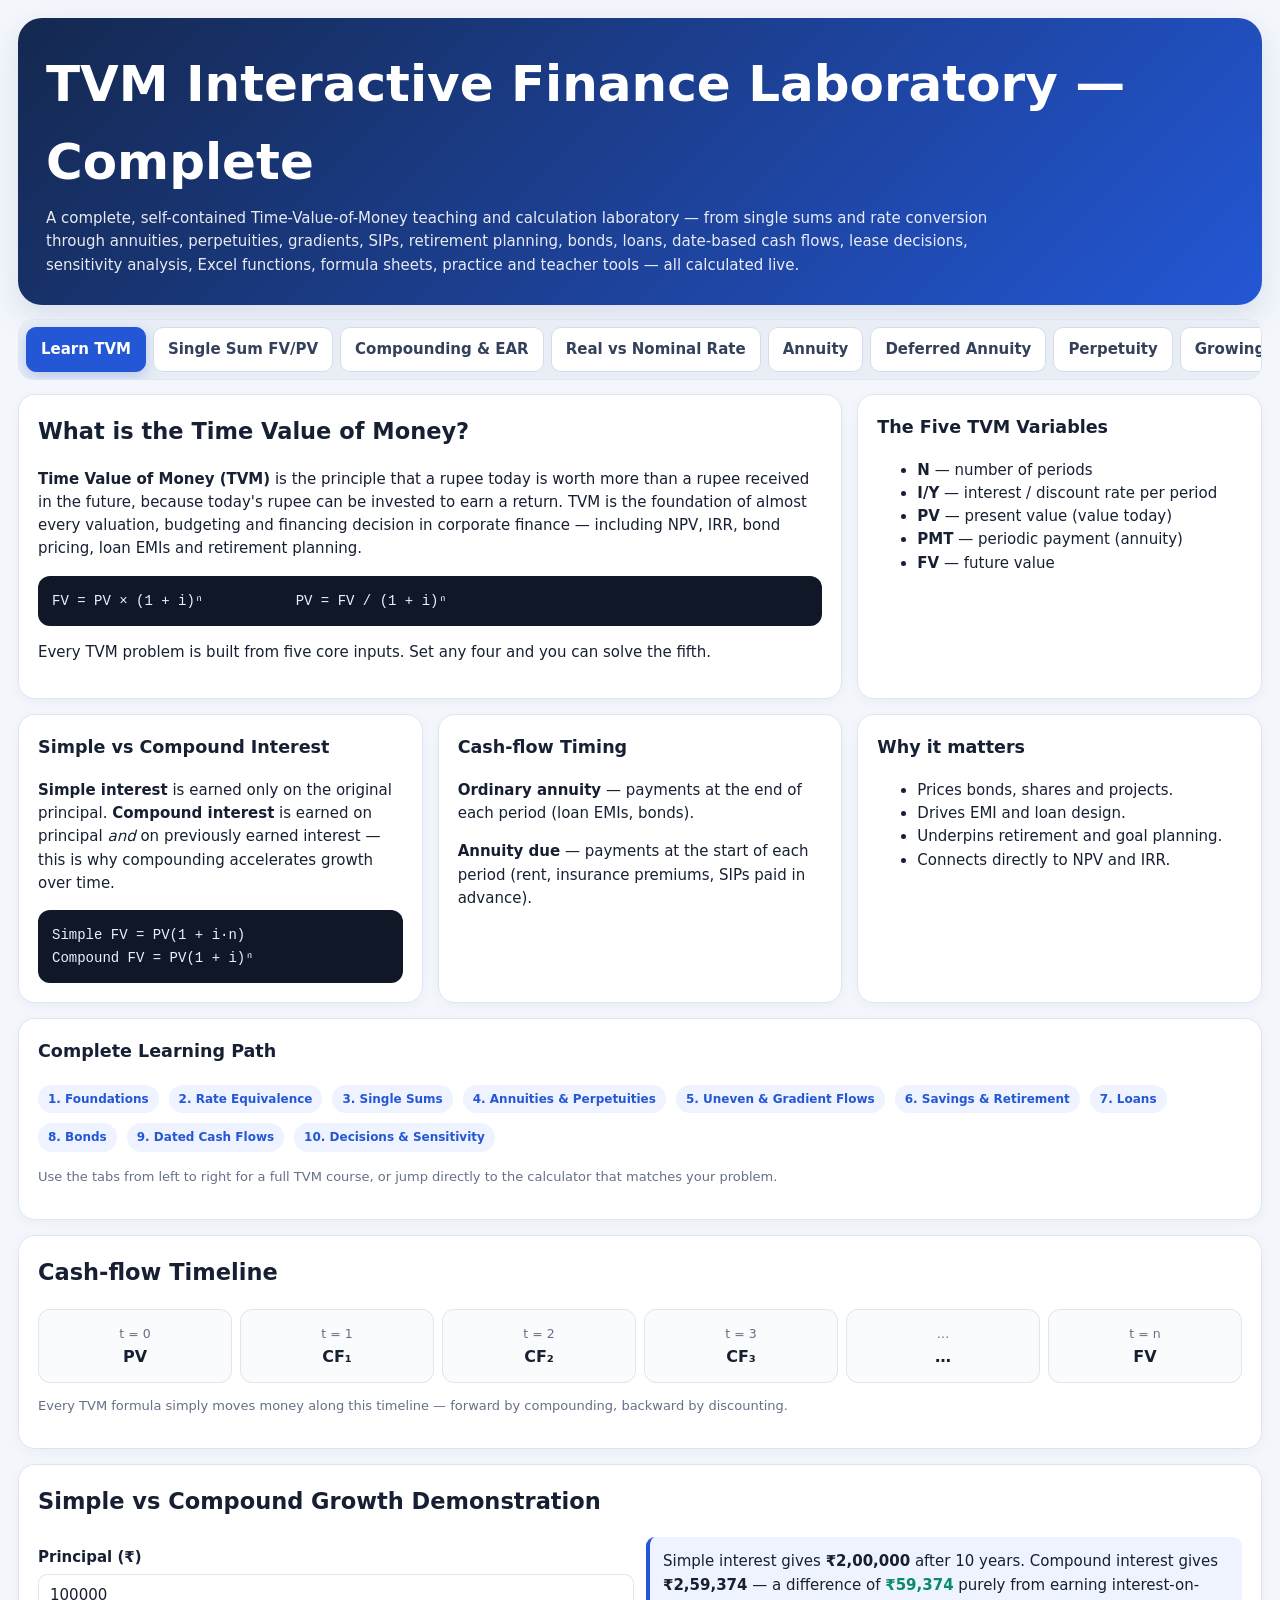
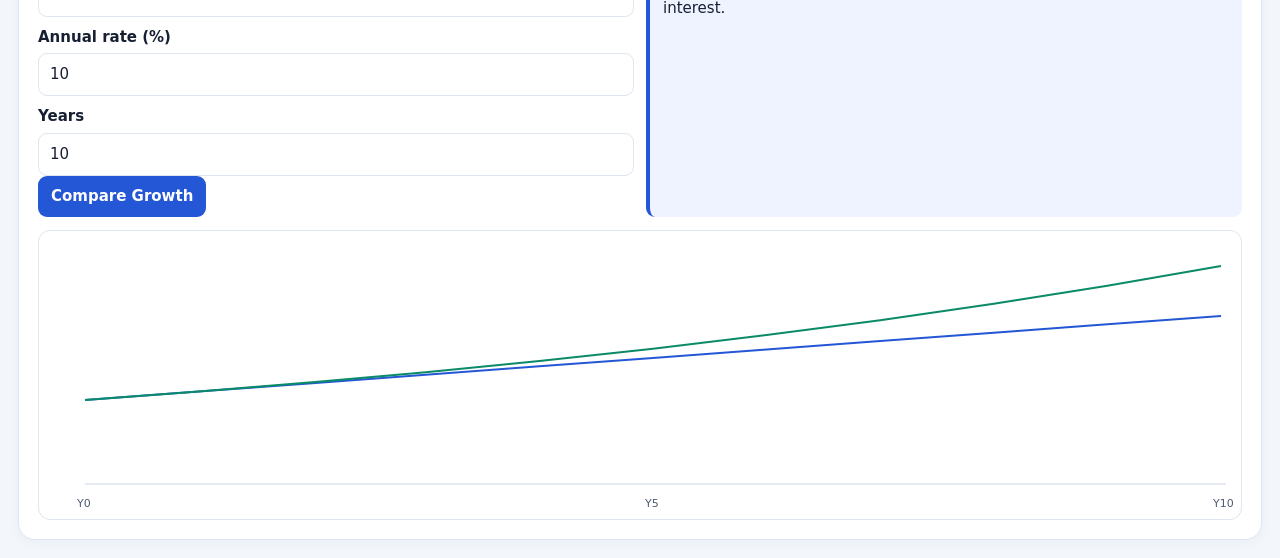
<file: TVM_Interactive_Finance_Laboratory_COMPLETE_FIXED.html>
<!doctype html>
<html lang="en">
<head>
<meta charset="utf-8">
<meta name="viewport" content="width=device-width,initial-scale=1">
<title>TVM Interactive Finance Laboratory — Complete</title>
<style>
:root{--bg:#f3f6fb;--card:#fff;--ink:#172033;--muted:#647089;--line:#dfe5ef;--blue:#2457d6;--green:#0b8a68;--red:#c53d52;--gold:#b86a08;--nav:#e8edf6}
*{box-sizing:border-box}html{scroll-behavior:smooth}body{margin:0;background:var(--bg);color:var(--ink);font:15px/1.55 Inter,system-ui,-apple-system,Segoe UI,sans-serif}
.wrap{max-width:1400px;margin:auto;padding:18px}.hero{padding:28px;border-radius:24px;background:linear-gradient(135deg,#14284f,#2457d6);color:#fff;box-shadow:0 12px 30px #163b801f}.hero h1{font-size:clamp(30px,4vw,50px);margin:0 0 6px}.hero p{margin:0;max-width:1000px;opacity:.9}.nav{display:flex;gap:7px;overflow:auto;padding:7px;margin:14px 0;background:var(--nav);border:1px solid var(--line);border-radius:15px}.tab{border:1px solid #d4dce9;background:#fff;color:#34415a;padding:10px 14px;border-radius:10px;font-weight:750;white-space:nowrap;cursor:pointer;transition:.18s}.tab:hover{transform:translateY(-1px);border-color:#9eb1d5}.tab.active{background:var(--blue);color:#fff;border-color:var(--blue);box-shadow:0 5px 14px #2457d63d}.page{display:none}.page.active{display:block}.grid{display:grid;grid-template-columns:repeat(12,1fr);gap:15px}.card{background:var(--card);border:1px solid var(--line);border-radius:17px;padding:19px;box-shadow:0 3px 12px #18345a0a}.s4{grid-column:span 4}.s6{grid-column:span 6}.s8{grid-column:span 8}.s12{grid-column:span 12}h2,h3{margin-top:0}.muted{color:var(--muted)}label{display:block;font-weight:700;margin:9px 0 4px}input,select,button,textarea{font:inherit}input,select,textarea{width:100%;padding:9px 11px;border:1px solid var(--line);border-radius:9px;background:#fff;color:var(--ink)}button{border:0;border-radius:9px;padding:9px 13px;background:var(--blue);color:#fff;font-weight:750;cursor:pointer}.secondary{background:#edf1f7;color:var(--ink)}.danger{background:#fbe9ed;color:var(--red)}.metrics{display:grid;grid-template-columns:repeat(6,1fr);gap:9px}.metric{padding:12px;border-radius:12px;background:#f1f5ff;border:1px solid #dfe7fb}.metric small{color:var(--muted)}.metric strong{display:block;font-size:21px;margin-top:2px}.formula{background:#101827;color:#eaf0ff;border-radius:12px;padding:14px;font:14px/1.6 ui-monospace,SFMono-Regular,Menlo,monospace;overflow:auto;white-space:pre-wrap}.callout{padding:13px;border-left:4px solid var(--blue);background:#eef3ff;border-radius:9px}.good{color:var(--green);font-weight:800}.bad{color:var(--red);font-weight:800}.warn{color:var(--gold);font-weight:800}table{width:100%;border-collapse:collapse}th,td{padding:8px 9px;border-bottom:1px solid var(--line);text-align:right;white-space:nowrap}th:first-child,td:first-child{text-align:left}th{background:#f6f8fb}.scroll{overflow:auto}.badge{display:inline-block;padding:4px 8px;border-radius:999px;background:#edf2ff;color:var(--blue);font-size:12px;font-weight:800}.two{display:grid;grid-template-columns:1fr 1fr;gap:12px}.three{display:grid;grid-template-columns:repeat(3,1fr);gap:12px}canvas{display:block;width:100%;height:290px;border:1px solid var(--line);border-radius:12px;background:#fff}.bar{height:9px;background:#e5eaf2;border-radius:9px;overflow:hidden}.bar span{display:block;height:100%;width:0;background:linear-gradient(90deg,#2457d6,#0b8a68);transition:.3s}.tip{position:relative;display:inline-block;border-bottom:1px dotted var(--muted);cursor:help}.tip:hover:after{content:attr(data-tip);position:absolute;z-index:10;left:0;top:25px;width:230px;padding:9px;border-radius:8px;background:#111827;color:#fff;font-size:12px}.pillrow{display:flex;gap:6px;flex-wrap:wrap}.sticky{position:sticky;top:8px}.center{text-align:center}
@media(max-width:1050px){.metrics{grid-template-columns:repeat(3,1fr)}.s4,.s6,.s8{grid-column:span 6}}@media(max-width:700px){.s4,.s6,.s8,.s12{grid-column:span 12}.two,.three{grid-template-columns:1fr}.metrics{grid-template-columns:repeat(2,1fr)}.wrap{padding:10px}}
.formula-label{font-size:12px;font-weight:800;color:var(--muted);margin-bottom:5px}
.note{font-size:13px;color:var(--muted)}
.alert{padding:11px 13px;border-radius:10px;background:#fff7e8;border-left:4px solid #b86a08}
.timeline{display:grid;grid-template-columns:repeat(6,1fr);gap:8px;align-items:start}
.timeline .node{padding:12px;border:1px solid var(--line);border-radius:12px;text-align:center;background:#fafbfd}
.timeline .node strong{display:block;font-size:16px}
.small-btn{padding:7px 10px;font-size:13px}
.quiz-card{padding:16px;border:1px solid var(--line);border-radius:13px;margin:10px 0}
.answer{margin-top:8px;padding:10px;border-radius:9px;background:#f6f8fb}
.row-flow{display:grid;grid-template-columns:70px 1fr 34px;gap:8px;align-items:center;margin-bottom:6px}
.chip{display:inline-flex;align-items:center;gap:6px;padding:5px 10px;border-radius:999px;background:#eef3ff;color:var(--blue);font-weight:800;font-size:12px;margin:2px 4px 2px 0}
@media(max-width:900px){.timeline{grid-template-columns:repeat(3,1fr)}}
@media(max-width:520px){.timeline{grid-template-columns:repeat(2,1fr)}}

.matrix-table th,.matrix-table td{text-align:center}.matrix-table th:first-child,.matrix-table td:first-child{text-align:left}.mini{font-size:12px}.section-kicker{font-size:12px;text-transform:uppercase;letter-spacing:.08em;font-weight:850;color:var(--blue);margin-bottom:5px}.formula-grid{display:grid;grid-template-columns:repeat(2,1fr);gap:10px}.formula-grid .formula{height:100%}.compact-list{margin:6px 0 0 18px;padding:0}.wide-select{min-width:180px}@media(max-width:700px){.formula-grid{grid-template-columns:1fr}}
</style>
</head>
<body>
<div class="wrap">
<header class="hero">
<h1>TVM Interactive Finance Laboratory — Complete</h1>
<p>A complete, self-contained Time-Value-of-Money teaching and calculation laboratory — from single sums and rate conversion through annuities, perpetuities, gradients, SIPs, retirement planning, bonds, loans, date-based cash flows, lease decisions, sensitivity analysis, Excel functions, formula sheets, practice and teacher tools — all calculated live.</p>
</header>

<nav class="nav" id="nav">
<button class="tab active" data-page="learn">Learn TVM</button>
<button class="tab" data-page="singlesum">Single Sum FV/PV</button>
<button class="tab" data-page="compounding">Compounding &amp; EAR</button>
<button class="tab" data-page="realrate">Real vs Nominal Rate</button>
<button class="tab" data-page="annuity">Annuity</button>
<button class="tab" data-page="deferred">Deferred Annuity</button>
<button class="tab" data-page="perpetuity">Perpetuity</button>
<button class="tab" data-page="growing">Growing Annuity</button>
<button class="tab" data-page="sinkingfund">Sinking Fund</button>
<button class="tab" data-page="goalplanner">Goal / SIP Planner</button>
<button class="tab" data-page="bond">Bond Valuation</button>
<button class="tab" data-page="uneven">Uneven Cash Flows</button>
<button class="tab" data-page="loan">Loan / EMI Amortization</button>
<button class="tab" data-page="rule72">Rule of 72</button>
<button class="tab" data-page="mastersolver">Master TVM Solver</button>
<button class="tab" data-page="rateconverter">Rate Converter</button>
<button class="tab" data-page="factors">TVM Factor Tables</button>
<button class="tab" data-page="gradient">Arithmetic Gradient</button>
<button class="tab" data-page="stepupsip">Step-Up SIP</button>
<button class="tab" data-page="retirement">Retirement Planner</button>
<button class="tab" data-page="loanadvanced">Loan Advanced</button>
<button class="tab" data-page="bondanalytics">Bond Analytics</button>
<button class="tab" data-page="datedflows">XNPV / XIRR</button>
<button class="tab" data-page="leasebuy">Lease vs Buy</button>
<button class="tab" data-page="sensitivity">Sensitivity Lab</button>
<button class="tab" data-page="formulas">Formula & Glossary</button>
<button class="tab" data-page="excel">Excel Master</button>
<button class="tab" data-page="compare">Which Tool? (Decision Guide)</button>
<button class="tab" data-page="practice">Practice</button>
<button class="tab" data-page="teacher">Teacher Mode</button>
<button class="tab" data-page="questionbank">Question Bank</button>
</nav>

<section id="learn" class="page active">
<div class="grid">
<div class="card s8"><h2>What is the Time Value of Money?</h2>
<p><b>Time Value of Money (TVM)</b> is the principle that a rupee today is worth more than a rupee received in the future, because today's rupee can be invested to earn a return. TVM is the foundation of almost every valuation, budgeting and financing decision in corporate finance — including NPV, IRR, bond pricing, loan EMIs and retirement planning.</p>
<div class="formula">FV = PV × (1 + i)ⁿ           PV = FV / (1 + i)ⁿ</div>
<p>Every TVM problem is built from five core inputs. Set any four and you can solve the fifth.</p>
</div>
<div class="card s4"><h3>The Five TVM Variables</h3><ul><li><b>N</b> — number of periods</li><li><b>I/Y</b> — interest / discount rate per period</li><li><b>PV</b> — present value (value today)</li><li><b>PMT</b> — periodic payment (annuity)</li><li><b>FV</b> — future value</li></ul></div>
<div class="card s4"><h3>Simple vs Compound Interest</h3><p><b>Simple interest</b> is earned only on the original principal. <b>Compound interest</b> is earned on principal <i>and</i> on previously earned interest — this is why compounding accelerates growth over time.</p><div class="formula">Simple FV = PV(1 + i·n)
Compound FV = PV(1 + i)ⁿ</div></div>
<div class="card s4"><h3>Cash-flow Timing</h3><p><b>Ordinary annuity</b> — payments at the end of each period (loan EMIs, bonds).</p><p><b>Annuity due</b> — payments at the start of each period (rent, insurance premiums, SIPs paid in advance).</p></div>
<div class="card s4"><h3>Why it matters</h3><ul><li>Prices bonds, shares and projects.</li><li>Drives EMI and loan design.</li><li>Underpins retirement and goal planning.</li><li>Connects directly to NPV and IRR.</li></ul></div><div class="card s12"><h3>Complete Learning Path</h3><div class="pillrow"><span class="chip">1. Foundations</span><span class="chip">2. Rate Equivalence</span><span class="chip">3. Single Sums</span><span class="chip">4. Annuities & Perpetuities</span><span class="chip">5. Uneven & Gradient Flows</span><span class="chip">6. Savings & Retirement</span><span class="chip">7. Loans</span><span class="chip">8. Bonds</span><span class="chip">9. Dated Cash Flows</span><span class="chip">10. Decisions & Sensitivity</span></div><p class="note">Use the tabs from left to right for a full TVM course, or jump directly to the calculator that matches your problem.</p></div>
<div class="card s12"><h2>Cash-flow Timeline</h2>
<div class="timeline">
<div class="node"><small class="muted">t = 0</small><strong>PV</strong></div>
<div class="node"><small class="muted">t = 1</small><strong>CF₁</strong></div>
<div class="node"><small class="muted">t = 2</small><strong>CF₂</strong></div>
<div class="node"><small class="muted">t = 3</small><strong>CF₃</strong></div>
<div class="node"><small class="muted">…</small><strong>…</strong></div>
<div class="node"><small class="muted">t = n</small><strong>FV</strong></div>
</div>
<p class="note">Every TVM formula simply moves money along this timeline — forward by compounding, backward by discounting.</p>
</div>
<div class="card s12"><h2>Simple vs Compound Growth Demonstration</h2><div class="two">
<div><label>Principal (₹)</label><input id="demoP" type="number" value="100000">
<label>Annual rate (%)</label><input id="demoR" type="number" value="10" step=".1">
<label>Years</label><input id="demoN" type="number" value="10" min="1" max="40">
<button id="demoBtn">Compare Growth</button></div>
<div class="callout" id="demoOut">Enter assumptions and compare.</div>
</div>
<canvas id="demoChart" style="margin-top:13px"></canvas>
</div>
</div>
</section>

<section id="singlesum" class="page">
<div class="grid">
<div class="card s4"><h2>Future Value of a Lump Sum</h2>
<label>Present value (₹)</label><input id="fvPV" type="number" value="100000">
<label>Annual rate (%)</label><input id="fvRate" type="number" value="10" step=".1">
<label>Years</label><input id="fvN" type="number" value="8" min="1" max="50">
<label>Compounding per year</label><select id="fvFreq"><option value="1">Annual</option><option value="2">Semi-annual</option><option value="4">Quarterly</option><option value="12">Monthly</option><option value="365">Daily</option></select>
<div class="callout" id="fvOut" style="margin-top:10px"></div>
</div>
<div class="card s4"><h2>Present Value of a Lump Sum</h2>
<label>Future value (₹)</label><input id="pvFV" type="number" value="215892">
<label>Annual rate (%)</label><input id="pvRate" type="number" value="10" step=".1">
<label>Years</label><input id="pvN" type="number" value="8" min="1" max="50">
<label>Compounding per year</label><select id="pvFreq"><option value="1">Annual</option><option value="2">Semi-annual</option><option value="4">Quarterly</option><option value="12">Monthly</option><option value="365">Daily</option></select>
<div class="callout" id="pvOut" style="margin-top:10px"></div>
</div>
<div class="card s4"><h2>Solve for N or Rate</h2>
<label>Present value (₹)</label><input id="sPV" type="number" value="100000">
<label>Future value (₹)</label><input id="sFV" type="number" value="200000">
<div class="two"><div><label>If rate (%) known, find N</label><input id="sRate" type="number" value="12" step=".1"><div class="callout" id="sNOut" style="margin-top:8px">—</div></div>
<div><label>If N (years) known, find rate</label><input id="sN" type="number" value="6"><div class="callout" id="sROut" style="margin-top:8px">—</div></div></div>
</div>
<div class="card s12"><h3>Growth Path (FV side)</h3><canvas id="fvChart"></canvas></div>
</div>
</section>

<section id="compounding" class="page">
<div class="grid">
<div class="card s4"><h2>Nominal vs Effective Annual Rate</h2>
<label>Nominal annual rate (%)</label><input id="eNom" type="number" value="12" step=".01">
<label>Compounding periods per year</label><select id="eFreq"><option value="1">Annual (1)</option><option value="2">Semi-annual (2)</option><option value="4">Quarterly (4)</option><option value="12" selected>Monthly (12)</option><option value="365">Daily (365)</option></select>
<div class="formula">EAR = (1 + i/m)ᵐ − 1</div>
<div class="callout" id="eOut" style="margin-top:10px"></div>
</div>
<div class="card s8"><h2>Effect of Compounding Frequency</h2><p class="note">Same nominal rate, ₹1,00,000 principal, 1 year — more frequent compounding raises the effective rate and the year-end balance.</p><div class="scroll"><table id="eTable"></table></div></div>
<div class="card s12"><h3>Continuous Compounding</h3><div class="two"><div class="formula">FV = PV × e^(r×n)</div><div class="callout" id="contOut">As compounding frequency → ∞, EAR approaches e^r − 1, the continuous-compounding limit.</div></div></div>
</div>
</section>

<section id="realrate" class="page">
<div class="grid">
<div class="card s4"><h2>Fisher Equation Inputs</h2>
<label>Nominal annual rate (%)</label><input id="frNom" type="number" value="10" step=".1">
<label>Expected inflation rate (%)</label><input id="frInfl" type="number" value="6" step=".1">
<label>Investment horizon (years)</label><input id="frN" type="number" value="10" min="1" max="40">
<div class="formula">(1 + real) = (1 + nominal) / (1 + inflation)
real ≈ nominal − inflation  (quick approximation)</div>
</div>
<div class="card s8"><h2>Nominal vs Real Growth</h2>
<div class="metrics">
<div class="metric"><small>Exact real rate</small><strong id="frRealExact">—</strong></div>
<div class="metric"><small>Approx. real rate</small><strong id="frRealApprox">—</strong></div>
<div class="metric"><small>Nominal FV of ₹1,00,000</small><strong id="frNomFV">—</strong></div>
<div class="metric"><small>Real (purchasing-power) FV</small><strong id="frRealFV">—</strong></div>
</div>
<div class="callout" id="frStory" style="margin-top:12px"></div>
<canvas id="frChart" style="margin-top:12px"></canvas>
</div>
<div class="card s12"><h3>Why This Matters</h3><p class="note">Investors care about purchasing power, not just rupee count. A 10% nominal return during 6% inflation grows your money in rupee terms, but grows your real buying power at a much slower rate — the gap widens every year, which is why the chart above diverges.</p></div>
</div>
</section>

<section id="annuity" class="page">
<div class="grid">
<div class="card s4"><h2>Annuity Inputs</h2>
<label>Payment per period (₹)</label><input id="aPMT" type="number" value="10000">
<label>Rate per period (%)</label><input id="aRate" type="number" value="10" step=".1">
<label>Number of periods</label><input id="aN" type="number" value="10" min="1" max="60">
<label>Timing</label><select id="aType"><option value="0">Ordinary annuity (end of period)</option><option value="1">Annuity due (start of period)</option></select>
</div>
<div class="card s8"><h2>Annuity Dashboard</h2>
<div class="metrics">
<div class="metric"><small>FV of annuity</small><strong id="aFV">—</strong></div>
<div class="metric"><small>PV of annuity</small><strong id="aPV">—</strong></div>
<div class="metric"><small>Total paid in</small><strong id="aTotalPaid">—</strong></div>
<div class="metric"><small>Total interest (FV view)</small><strong id="aInt">—</strong></div>
</div>
<div class="callout" id="aStory" style="margin-top:12px"></div>
<canvas id="aChart" style="margin-top:12px"></canvas>
</div>
<div class="card s12"><h3>Period-by-Period Growth (FV view)</h3><div class="scroll"><table id="aTable"></table></div></div>
</div>
</section>

<section id="deferred" class="page">
<div class="grid">
<div class="card s4"><h2>Deferred Annuity Inputs</h2>
<label>Payment per period (₹)</label><input id="dfPMT" type="number" value="10000">
<label>Rate per period (%)</label><input id="dfRate" type="number" value="10" step=".1">
<label>Number of payments</label><input id="dfN" type="number" value="8" min="1" max="50">
<label>Deferral period (periods with no payment before the first payment)</label><input id="dfD" type="number" value="3" min="0" max="30">
<div class="formula">PV = [PMT × (1 − (1+i)⁻ⁿ)/i] / (1+i)^d</div>
</div>
<div class="card s8"><h2>Deferred Annuity Dashboard</h2>
<div class="metrics">
<div class="metric"><small>PV today (t=0)</small><strong id="dfPV0">—</strong></div>
<div class="metric"><small>PV at start of annuity</small><strong id="dfPVstart">—</strong></div>
<div class="metric"><small>FV at last payment</small><strong id="dfFV">—</strong></div>
<div class="metric"><small>Total payments</small><strong id="dfTotal">—</strong></div>
</div>
<div class="callout" id="dfStory" style="margin-top:12px"></div>
<canvas id="dfChart" style="margin-top:12px"></canvas>
</div>
<div class="card s12"><h3>Timeline</h3><p class="note">A deferred annuity is an ordinary annuity that doesn't start immediately — common for scholarships that begin after graduation, or pensions that start at retirement. First value the annuity as of one period before its first payment, then discount that value back to today across the deferral period.</p></div>
</div>
</section>

<section id="perpetuity" class="page">
<div class="grid">
<div class="card s6"><h2>Level Perpetuity</h2>
<label>Payment per period (₹)</label><input id="pPMT" type="number" value="8000">
<label>Discount rate per period (%)</label><input id="pRate" type="number" value="10" step=".1">
<div class="formula">PV = PMT / i</div>
<div class="callout" id="pOut" style="margin-top:10px"></div>
</div>
<div class="card s6"><h2>Growing Perpetuity</h2>
<label>Next-period payment (₹)</label><input id="gpPMT" type="number" value="8000">
<label>Discount rate per period (%)</label><input id="gpRate" type="number" value="10" step=".1">
<label>Constant growth rate (%)</label><input id="gpG" type="number" value="4" step=".1">
<div class="formula">PV = PMT₁ / (i − g),  requires i &gt; g</div>
<div class="callout" id="gpOut" style="margin-top:10px"></div>
</div>
<div class="card s12"><h3>Convergence: Perpetuity as the Limit of a Long Annuity</h3><p class="note">As the number of periods in an ordinary annuity grows very large, its PV converges to the perpetuity value. The chart shows PV of an N-period annuity approaching PMT/i.</p><canvas id="pChart"></canvas></div>
</div>
</section>

<section id="growing" class="page">
<div class="grid">
<div class="card s4"><h2>Growing Annuity Inputs</h2>
<label>First payment, CF₁ (₹)</label><input id="gaPMT" type="number" value="10000">
<label>Discount rate per period (%)</label><input id="gaRate" type="number" value="12" step=".1">
<label>Growth rate per period (%)</label><input id="gaG" type="number" value="5" step=".1">
<label>Number of periods</label><input id="gaN" type="number" value="10" min="1" max="50">
<div class="formula">PV = CF₁ × [1 − ((1+g)/(1+i))ⁿ] / (i − g)</div>
</div>
<div class="card s8"><h2>Growing Annuity Dashboard</h2>
<div class="metrics">
<div class="metric"><small>PV</small><strong id="gaPV">—</strong></div>
<div class="metric"><small>FV</small><strong id="gaFV">—</strong></div>
<div class="metric"><small>Final payment CFₙ</small><strong id="gaLast">—</strong></div>
<div class="metric"><small>Total nominal payments</small><strong id="gaTotal">—</strong></div>
</div>
<canvas id="gaChart" style="margin-top:12px"></canvas>
</div>
<div class="card s12"><h3>Year-by-Year Cash Flows</h3><div class="scroll"><table id="gaTable"></table></div></div>
</div>
</section>

<section id="sinkingfund" class="page">
<div class="grid">
<div class="card s4"><h2>Sinking Fund Inputs</h2>
<label>Target future obligation (₹)</label><input id="sfFV" type="number" value="10000000">
<label>Rate per period (%)</label><input id="sfRate" type="number" value="8" step=".1">
<label>Number of periods</label><input id="sfN" type="number" value="10" min="1" max="50">
<div class="formula">PMT = FV × i / [(1+i)ⁿ − 1]</div>
</div>
<div class="card s8"><h2>Sinking Fund Dashboard</h2>
<div class="metrics">
<div class="metric"><small>Required periodic deposit</small><strong id="sfPMT">—</strong></div>
<div class="metric"><small>Total deposited</small><strong id="sfTotalDep">—</strong></div>
<div class="metric"><small>Total interest earned</small><strong id="sfInt">—</strong></div>
</div>
<div class="callout" id="sfStory" style="margin-top:12px"></div>
<canvas id="sfChart" style="margin-top:12px"></canvas>
</div>
<div class="card s12"><h3>Fund Balance by Period</h3><div class="scroll"><table id="sfTable"></table></div><p class="note">A sinking fund is the mirror image of a loan amortization schedule: instead of paying down a debt, you build up a fund toward a known future obligation — e.g. bond redemption, equipment replacement, or a balloon payment.</p></div>
</div>
</section>

<section id="goalplanner" class="page">
<div class="grid">
<div class="card s4"><h2>Goal Inputs</h2>
<label>Target corpus (₹)</label><input id="gpTarget" type="number" value="5000000">
<label>Years to goal</label><input id="gpYears" type="number" value="15" min="1" max="45">
<label>Expected annual return (%)</label><input id="gpRate2" type="number" value="12" step=".1">
<label>Existing lump-sum already invested (₹)</label><input id="gpLump" type="number" value="200000">
<label>SIP timing</label><select id="gpType"><option value="1">Start of month (typical SIP)</option><option value="0">End of month</option></select>
</div>
<div class="card s8"><h2>Goal / SIP Dashboard</h2>
<div class="metrics">
<div class="metric"><small>FV of existing lump sum</small><strong id="gpLumpFV">—</strong></div>
<div class="metric"><small>Remaining gap to fund</small><strong id="gpGap">—</strong></div>
<div class="metric"><small>Required monthly SIP</small><strong id="gpSIP">—</strong></div>
<div class="metric"><small>Total SIP contributions</small><strong id="gpTotalSIP">—</strong></div>
</div>
<div class="callout" id="gpStory" style="margin-top:12px"></div>
<canvas id="gpChart" style="margin-top:12px"></canvas>
</div>
<div class="card s12"><h3>How It's Solved</h3><div class="formula">FV of lump sum = Lump × (1+i)ⁿ
Gap = Target − FV of lump sum
Required SIP = Gap × i / [((1+i)ⁿ − 1) × (1+i)^type]</div><p class="note">This is a retirement/goal-planning application of the annuity formula: solve PMT given a target FV, an existing head start, a rate and a horizon.</p></div>
</div>
</section>

<section id="bond" class="page">
<div class="grid">
<div class="card s4"><h2>Bond Inputs</h2>
<label>Face value (₹)</label><input id="bdFace" type="number" value="1000">
<label>Coupon rate, annual (%)</label><input id="bdCoupon" type="number" value="8" step=".01">
<label>Required yield to maturity, YTM (%)</label><input id="bdYTM" type="number" value="10" step=".01">
<label>Years to maturity</label><input id="bdYears" type="number" value="10" min="1" max="40">
<label>Coupon frequency</label><select id="bdFreq"><option value="1">Annual</option><option value="2" selected>Semi-annual</option><option value="4">Quarterly</option></select>
</div>
<div class="card s8"><h2>Bond Pricing Dashboard</h2>
<div class="metrics">
<div class="metric"><small>PV of coupons</small><strong id="bdPVcoup">—</strong></div>
<div class="metric"><small>PV of face value</small><strong id="bdPVface">—</strong></div>
<div class="metric"><small>Bond price</small><strong id="bdPrice">—</strong></div>
<div class="metric"><small>Premium / Discount</small><strong id="bdPD">—</strong></div>
</div>
<div class="callout" id="bdStory" style="margin-top:12px"></div>
<canvas id="bdChart" style="margin-top:12px"></canvas>
</div>
<div class="card s12"><h3>Why a Bond is Two TVM Building Blocks</h3><div class="formula">Bond Price = PV(coupon annuity) + PV(face value as a single sum)</div><p class="note">When coupon rate = YTM, the bond prices at par. When YTM &gt; coupon rate, the bond trades at a discount; when YTM &lt; coupon rate, it trades at a premium — exactly what the dashboard shows as you change the YTM.</p></div>
</div>
</section>

<section id="uneven" class="page">
<div class="grid">
<div class="card s4"><h2>Cash-Flow Builder</h2>
<label>Discount rate (%)</label><input id="uRate" type="number" value="10" step=".1">
<div id="uFlows"></div>
<div class="pillrow" style="margin-top:8px"><button class="secondary small-btn" id="uAdd">+ Add Period</button><button class="secondary small-btn" id="uRemove">− Remove Period</button><button class="secondary small-btn" id="uReset">Reset Example</button></div>
</div>
<div class="card s8"><h2>PV / FV Dashboard</h2>
<div class="metrics">
<div class="metric"><small>PV of stream</small><strong id="uPV">—</strong></div>
<div class="metric"><small>FV of stream (at last period)</small><strong id="uFV">—</strong></div>
<div class="metric"><small>Sum of raw cash flows</small><strong id="uSum">—</strong></div>
<div class="metric"><small>Weighted-average timing</small><strong id="uWavg">—</strong></div>
</div>
<canvas id="uChart" style="margin-top:12px"></canvas>
</div>
<div class="card s12"><h3>Discounting Detail</h3><div class="scroll"><table id="uTable"></table></div></div>
</div>
</section>

<section id="loan" class="page">
<div class="grid">
<div class="card s4"><h2>Loan Inputs</h2>
<label>Loan amount / principal (₹)</label><input id="lP" type="number" value="2500000">
<label>Annual interest rate (%)</label><input id="lRate" type="number" value="9" step=".01">
<label>Tenure (years)</label><input id="lYears" type="number" value="20" min="1" max="40">
<label>Payments per year</label><select id="lFreq"><option value="12">Monthly (EMI)</option><option value="4">Quarterly</option><option value="1">Annual</option></select>
</div>
<div class="card s8"><h2>EMI Dashboard</h2>
<div class="metrics">
<div class="metric"><small>Installment (EMI)</small><strong id="lPMT">—</strong></div>
<div class="metric"><small>Total payments</small><strong id="lTotal">—</strong></div>
<div class="metric"><small>Total interest</small><strong id="lIntTotal">—</strong></div>
<div class="metric"><small>Interest as % of loan</small><strong id="lIntPct">—</strong></div>
</div>
<canvas id="lChart" style="margin-top:12px"></canvas>
</div>
<div class="card s12"><h3>Amortization Schedule (yearly summary)</h3><div class="scroll"><table id="lTable"></table></div><p class="note" id="lNote"></p></div>
</div>
</section>

<section id="rule72" class="page">
<div class="grid">
<div class="card s4"><h2>Doubling Time</h2>
<label>Annual rate (%)</label><input id="r72Rate" type="number" value="8" step=".1">
<div class="formula">Years to double ≈ 72 / rate</div>
<div class="callout" id="r72Out" style="margin-top:10px"></div>
</div>
<div class="card s4"><h2>Tripling Time (Rule of 114)</h2>
<label>Annual rate (%)</label><input id="r114Rate" type="number" value="8" step=".1">
<div class="formula">Years to triple ≈ 114 / rate</div>
<div class="callout" id="r114Out" style="margin-top:10px"></div>
</div>
<div class="card s4"><h2>Reverse: Rate Needed</h2>
<label>Years available to double</label><input id="r72N" type="number" value="9">
<div class="formula">Required rate ≈ 72 / years</div>
<div class="callout" id="r72ROut" style="margin-top:10px"></div>
</div>
<div class="card s12"><h3>Rule of 72 vs Exact Doubling Time</h3><p class="note">The Rule of 72 (and its more precise cousins, 69.3 for continuous compounding and 70 for low rates) is a mental-math shortcut. The table compares its estimate against the exact compound-interest answer across rates.</p><div class="scroll"><table id="r72Table"></table></div></div>
</div>
</section>


<section id="mastersolver" class="page">
<div class="grid">
<div class="card s4"><div class="section-kicker">General Solver</div><h2>Master TVM Solver</h2>
<p class="note">A savings-style TVM equation. Enter four variables and choose the fifth to solve. PV and PMT are treated as positive contributions toward FV.</p>
<label>Solve for</label><select id="msSolve"><option value="FV">Future Value (FV)</option><option value="PV">Present Value (PV)</option><option value="PMT">Periodic Payment (PMT)</option><option value="N">Number of Periods (N)</option><option value="RATE">Rate per Period</option></select>
<label>Present Value (₹)</label><input id="msPV" type="number" value="100000">
<label>Periodic Payment (₹)</label><input id="msPMT" type="number" value="10000">
<label>Future Value (₹)</label><input id="msFV" type="number" value="350000">
<label>Number of Periods</label><input id="msN" type="number" value="10" step=".1">
<label>Rate per Period (%)</label><input id="msRate" type="number" value="8" step=".01">
<label>Payment Timing</label><select id="msType"><option value="0">End of period</option><option value="1">Beginning of period</option></select>
</div>
<div class="card s8"><h2>Solver Result</h2><div class="callout" id="msOut">—</div>
<div class="formula" style="margin-top:12px">FV = PV(1+i)ⁿ + PMT × [((1+i)ⁿ − 1)/i] × (1+i)^type</div>
<h3 style="margin-top:16px">Accumulation Path</h3><canvas id="msChart"></canvas></div>
<div class="card s12"><h3>How to Read the Solver</h3><div class="three"><div><b>PV</b><p class="note">Money already available at time 0.</p></div><div><b>PMT</b><p class="note">Equal contribution each period.</p></div><div><b>FV</b><p class="note">Target or accumulated value at the final period.</p></div></div></div>
</div></section>

<section id="rateconverter" class="page">
<div class="grid">
<div class="card s4"><div class="section-kicker">Equivalent Rates</div><h2>Rate Converter</h2>
<label>Quoted nominal annual rate (%)</label><input id="rcNom" type="number" value="12" step=".01">
<label>Compounding frequency</label><select id="rcM"><option value="1">Annual</option><option value="2">Semi-annual</option><option value="4">Quarterly</option><option value="12" selected>Monthly</option><option value="52">Weekly</option><option value="365">Daily</option></select>
<label>Effective annual rate to reverse-convert (%)</label><input id="rcEARInput" type="number" value="12.6825" step=".0001">
<div class="formula">EAR=(1+j/m)^m−1
Nominal = m[(1+EAR)^(1/m)−1]
Continuous rate = ln(1+EAR)</div></div>
<div class="card s8"><h2>Equivalent-Rate Dashboard</h2><div class="metrics">
<div class="metric"><small>Periodic rate</small><strong id="rcPeriodic">—</strong></div>
<div class="metric"><small>EAR from nominal</small><strong id="rcEAR">—</strong></div>
<div class="metric"><small>Continuous equivalent</small><strong id="rcCont">—</strong></div>
<div class="metric"><small>Nominal from entered EAR</small><strong id="rcBackNom">—</strong></div>
</div><div class="callout" id="rcStory" style="margin-top:12px"></div><div class="scroll" style="margin-top:12px"><table id="rcTable"></table></div></div>
</div></section>

<section id="factors" class="page">
<div class="grid">
<div class="card s4"><div class="section-kicker">Reference Factors</div><h2>TVM Factor Tables</h2>
<label>Rate per period (%)</label><input id="tfRate" type="number" value="10" step=".1">
<label>Maximum periods</label><input id="tfN" type="number" value="20" min="1" max="100">
<div class="callout" id="tfOut" style="margin-top:10px"></div></div>
<div class="card s8"><h2>Core Factors</h2><div class="scroll"><table id="tfTable"></table></div></div>
<div class="card s12"><div class="formula-grid">
<div class="formula">FVIF = (1+i)ⁿ
PVIF = 1/(1+i)ⁿ</div>
<div class="formula">FVIFA = [(1+i)ⁿ−1]/i
PVIFA = [1−(1+i)⁻ⁿ]/i</div>
<div class="formula">Capital Recovery Factor = i/[1−(1+i)⁻ⁿ]</div>
<div class="formula">Sinking Fund Factor = i/[(1+i)ⁿ−1]</div>
</div></div>
</div></section>

<section id="gradient" class="page">
<div class="grid">
<div class="card s4"><div class="section-kicker">Non-Level Series</div><h2>Arithmetic Gradient Cash Flow</h2>
<label>Cash flow in period 1 (₹)</label><input id="grBase" type="number" value="10000">
<label>Fixed increase each period, G (₹)</label><input id="grStep" type="number" value="2000">
<label>Discount rate per period (%)</label><input id="grRate" type="number" value="10" step=".1">
<label>Number of periods</label><input id="grN" type="number" value="10" min="1" max="60">
<p class="note">Unlike a growing annuity, the increase is a fixed rupee amount, not a percentage.</p></div>
<div class="card s8"><h2>Gradient Dashboard</h2><div class="metrics"><div class="metric"><small>PV</small><strong id="grPV">—</strong></div><div class="metric"><small>FV at period N</small><strong id="grFV">—</strong></div><div class="metric"><small>Final cash flow</small><strong id="grLast">—</strong></div><div class="metric"><small>Total nominal cash flow</small><strong id="grTotal">—</strong></div></div><canvas id="grChart" style="margin-top:12px"></canvas></div>
<div class="card s12"><h3>Period Detail</h3><div class="scroll"><table id="grTable"></table></div></div>
</div></section>

<section id="stepupsip" class="page">
<div class="grid">
<div class="card s4"><div class="section-kicker">Savings Application</div><h2>Step-Up SIP Planner</h2>
<label>Starting monthly SIP (₹)</label><input id="suPMT" type="number" value="10000">
<label>Annual SIP increase (%)</label><input id="suStep" type="number" value="10" step=".1">
<label>Expected annual return (%)</label><input id="suRate" type="number" value="12" step=".1">
<label>Investment horizon (years)</label><input id="suYears" type="number" value="15" min="1" max="50">
<label>Existing lump sum (₹)</label><input id="suLump" type="number" value="0"></div>
<div class="card s8"><h2>Step-Up SIP Dashboard</h2><div class="metrics"><div class="metric"><small>Projected corpus</small><strong id="suFV">—</strong></div><div class="metric"><small>Total contributions</small><strong id="suContrib">—</strong></div><div class="metric"><small>Investment growth</small><strong id="suGrowth">—</strong></div><div class="metric"><small>Final monthly SIP</small><strong id="suFinalPMT">—</strong></div></div><div class="callout" id="suStory" style="margin-top:12px"></div><canvas id="suChart" style="margin-top:12px"></canvas></div>
<div class="card s12"><p class="note">The calculator increases the monthly contribution once each year and compounds the portfolio monthly. It is useful when salary-linked savings rise over time.</p></div>
</div></section>

<section id="retirement" class="page">
<div class="grid">
<div class="card s4"><div class="section-kicker">Two-Stage TVM</div><h2>Retirement Planner</h2>
<label>Current retirement savings (₹)</label><input id="rtCurrent" type="number" value="500000">
<label>Monthly contribution (₹)</label><input id="rtPMT" type="number" value="25000">
<label>Years until retirement</label><input id="rtYears" type="number" value="25" min="1" max="50">
<label>Pre-retirement return (%)</label><input id="rtPreRate" type="number" value="11" step=".1">
<label>Desired monthly spending in today's ₹</label><input id="rtSpend" type="number" value="75000">
<label>Inflation (%)</label><input id="rtInfl" type="number" value="5" step=".1">
<label>Years in retirement</label><input id="rtRetYears" type="number" value="25" min="1" max="50">
<label>Post-retirement return (%)</label><input id="rtPostRate" type="number" value="7" step=".1"></div>
<div class="card s8"><h2>Retirement Readiness</h2><div class="metrics"><div class="metric"><small>Projected corpus</small><strong id="rtCorpus">—</strong></div><div class="metric"><small>First retirement-month need</small><strong id="rtFutureSpend">—</strong></div><div class="metric"><small>Required corpus</small><strong id="rtRequired">—</strong></div><div class="metric"><small>Surplus / Gap</small><strong id="rtGap">—</strong></div></div><div class="callout" id="rtStory" style="margin-top:12px"></div><canvas id="rtChart" style="margin-top:12px"></canvas></div>
<div class="card s12"><h3>Method</h3><p class="note">Stage 1 grows current savings plus monthly contributions to retirement. Stage 2 values an inflation-growing monthly withdrawal stream over the retirement years using the post-retirement return. This is a planning estimate, not investment advice.</p></div>
</div></section>

<section id="loanadvanced" class="page">
<div class="grid">
<div class="card s4"><div class="section-kicker">Debt Strategy</div><h2>Loan Prepayment & Balloon Lab</h2>
<label>Loan principal (₹)</label><input id="laP" type="number" value="3000000">
<label>Annual rate (%)</label><input id="laRate" type="number" value="9" step=".01">
<label>Original tenure (years)</label><input id="laYears" type="number" value="20" min="1" max="40">
<label>Extra monthly payment (₹)</label><input id="laExtra" type="number" value="5000">
<label>Balloon amount due at original maturity (₹)</label><input id="laBalloon" type="number" value="0">
</div>
<div class="card s8"><h2>Prepayment Dashboard</h2><div class="metrics"><div class="metric"><small>Scheduled EMI</small><strong id="laEMI">—</strong></div><div class="metric"><small>New payoff time</small><strong id="laNewTerm">—</strong></div><div class="metric"><small>Interest without extra</small><strong id="laBaseInt">—</strong></div><div class="metric"><small>Interest with extra</small><strong id="laNewInt">—</strong></div><div class="metric"><small>Interest saved</small><strong id="laSaved">—</strong></div><div class="metric"><small>Months saved</small><strong id="laMonthsSaved">—</strong></div></div><div class="callout" id="laStory" style="margin-top:12px"></div><canvas id="laChart" style="margin-top:12px"></canvas></div>
<div class="card s12"><h3>Interpretation</h3><p class="note">Extra payments reduce principal earlier, which lowers future interest. A balloon structure lowers periodic payments only if the EMI is explicitly designed around a residual balance; here the balloon input is used to calculate the scheduled payment required to leave that balance at original maturity.</p></div>
</div></section>

<section id="bondanalytics" class="page">
<div class="grid">
<div class="card s4"><div class="section-kicker">Fixed Income</div><h2>Bond Analytics</h2>
<label>Face value (₹)</label><input id="baFace" type="number" value="1000">
<label>Annual coupon rate (%)</label><input id="baCoupon" type="number" value="8" step=".01">
<label>Market price (₹)</label><input id="baPrice" type="number" value="920">
<label>Years to maturity</label><input id="baYears" type="number" value="7" min=".25" max="50" step=".25">
<label>Coupon frequency</label><select id="baFreq"><option value="1">Annual</option><option value="2" selected>Semi-annual</option><option value="4">Quarterly</option></select></div>
<div class="card s8"><h2>Yield & Interest-Rate Risk</h2><div class="metrics"><div class="metric"><small>Yield to maturity</small><strong id="baYTM">—</strong></div><div class="metric"><small>Current yield</small><strong id="baCurrentYield">—</strong></div><div class="metric"><small>Macaulay duration</small><strong id="baMacDur">—</strong></div><div class="metric"><small>Modified duration</small><strong id="baModDur">—</strong></div><div class="metric"><small>Convexity</small><strong id="baConvexity">—</strong></div><div class="metric"><small>Approx. price move for +1%</small><strong id="baPriceMove">—</strong></div></div><div class="callout" id="baStory" style="margin-top:12px"></div><canvas id="baChart" style="margin-top:12px"></canvas></div>
<div class="card s12"><h3>Zero-Coupon Bond</h3><div class="two"><div><label>Zero-coupon market price (₹)</label><input id="baZeroPrice" type="number" value="600"></div><div><div class="callout" id="baZeroOut">—</div></div></div></div>
</div></section>

<section id="datedflows" class="page">
<div class="grid">
<div class="card s5 card s4"><div class="section-kicker">Irregular Dates</div><h2>Date-Based Cash Flows</h2>
<label>Discount rate for XNPV (%)</label><input id="xdRate" type="number" value="10" step=".1">
<div id="xdRows"></div><div class="pillrow" style="margin-top:8px"><button class="secondary small-btn" id="xdAdd">+ Add Cash Flow</button><button class="secondary small-btn" id="xdRemove">− Remove</button><button class="secondary small-btn" id="xdReset">Reset</button></div>
</div>
<div class="card s8"><h2>XNPV / XIRR Dashboard</h2><div class="metrics"><div class="metric"><small>XNPV</small><strong id="xdNPV">—</strong></div><div class="metric"><small>XIRR</small><strong id="xdIRR">—</strong></div><div class="metric"><small>Span</small><strong id="xdSpan">—</strong></div><div class="metric"><small>Cash-flow count</small><strong id="xdCount">—</strong></div></div><div class="callout" id="xdStory" style="margin-top:12px"></div><div class="scroll" style="margin-top:12px"><table id="xdTable"></table></div></div>
<div class="card s12"><div class="formula">XNPV = Σ CFₜ / (1+r)^((dateₜ−date₀)/365)
XIRR = rate that makes XNPV = 0</div><p class="note">XIRR can have multiple or no economically meaningful solutions when cash-flow signs change more than once. This lab reports a numerical root when one is found in its search range.</p></div>
</div></section>

<section id="leasebuy" class="page">
<div class="grid">
<div class="card s4"><div class="section-kicker">Decision Application</div><h2>Lease vs Buy</h2>
<label>Asset cash price (₹)</label><input id="lbPrice" type="number" value="1200000">
<label>Down payment if buying (₹)</label><input id="lbDown" type="number" value="200000">
<label>Loan annual rate (%)</label><input id="lbLoanRate" type="number" value="9" step=".01">
<label>Loan / lease term (years)</label><input id="lbYears" type="number" value="5" min="1" max="15">
<label>Monthly lease payment (₹)</label><input id="lbLease" type="number" value="22000">
<label>Lease upfront fee (₹)</label><input id="lbLeaseFee" type="number" value="50000">
<label>Expected resale value after term (₹)</label><input id="lbResale" type="number" value="500000">
<label>Discount rate (%)</label><input id="lbDisc" type="number" value="8" step=".1"></div>
<div class="card s8"><h2>Present-Value Comparison</h2><div class="metrics"><div class="metric"><small>Buy loan EMI</small><strong id="lbEMI">—</strong></div><div class="metric"><small>PV cost of buying</small><strong id="lbBuyPV">—</strong></div><div class="metric"><small>PV cost of leasing</small><strong id="lbLeasePV">—</strong></div><div class="metric"><small>Lower-PV option</small><strong id="lbChoice">—</strong></div></div><div class="callout" id="lbStory" style="margin-top:12px"></div></div>
<div class="card s12"><p class="note">This is a pure TVM comparison of contractual cash flows. Taxes, maintenance, insurance, transaction costs and flexibility can materially change a real-world lease-versus-buy decision.</p></div>
</div></section>

<section id="sensitivity" class="page">
<div class="grid">
<div class="card s4"><div class="section-kicker">Scenario Analysis</div><h2>FV Sensitivity Lab</h2>
<label>Starting amount (₹)</label><input id="snPV" type="number" value="100000">
<label>Base annual rate (%)</label><input id="snRate" type="number" value="10" step=".1">
<label>Base horizon (years)</label><input id="snYears" type="number" value="10" min="1" max="40">
<label>Rate step (%)</label><input id="snRateStep" type="number" value="2" step=".1">
<label>Year step</label><input id="snYearStep" type="number" value="2" min="1" max="10"></div>
<div class="card s8"><h2>Rate × Time Matrix</h2><div class="callout" id="snStory"></div><div class="scroll" style="margin-top:12px"><table class="matrix-table" id="snTable"></table></div></div>
<div class="card s12"><h3>Why Sensitivity Matters</h3><p class="note">Compounding creates non-linear outcomes. Small changes in rate or time can cause large changes in terminal value, especially over long horizons.</p></div>
</div></section>

<section id="formulas" class="page">
<div class="grid">
<div class="card s12"><div class="section-kicker">Reference</div><h2>Complete TVM Formula Sheet</h2><div class="formula-grid">
<div class="formula"><b>Single Sum</b>
FV = PV(1+i)ⁿ
PV = FV/(1+i)ⁿ
n = ln(FV/PV)/ln(1+i)
i = (FV/PV)^(1/n)−1</div>
<div class="formula"><b>Simple Interest</b>
FV = PV(1+in)
Interest = PV×i×n</div>
<div class="formula"><b>EAR / Nominal</b>
EAR=(1+j/m)^m−1
j=m[(1+EAR)^(1/m)−1]
Continuous EAR=e^r−1</div>
<div class="formula"><b>Ordinary Annuity</b>
FV=PMT[(1+i)ⁿ−1]/i
PV=PMT[1−(1+i)⁻ⁿ]/i</div>
<div class="formula"><b>Annuity Due</b>
FV_due = FV_ordinary(1+i)
PV_due = PV_ordinary(1+i)</div>
<div class="formula"><b>Perpetuities</b>
Level: PV=CF₁/i
Growing: PV=CF₁/(i−g), i&gt;g</div>
<div class="formula"><b>Growing Annuity</b>
PV=CF₁[1−((1+g)/(1+i))ⁿ]/(i−g)</div>
<div class="formula"><b>Deferred Annuity</b>
PV₀ = PV_annuity at deferral point /(1+i)^d</div>
<div class="formula"><b>Sinking Fund</b>
PMT=FV×i/[(1+i)ⁿ−1]</div>
<div class="formula"><b>Loan / EMI</b>
PMT=PV×i/[1−(1+i)⁻ⁿ]</div>
<div class="formula"><b>Fisher Equation</b>
1+real=(1+nominal)/(1+inflation)</div>
<div class="formula"><b>Bond Price</b>
Price=PV(coupons)+PV(face value)</div>
<div class="formula"><b>XNPV</b>
Σ CFₜ/(1+r)^((dateₜ−date₀)/365)</div>
<div class="formula"><b>Rule of 72</b>
Doubling years ≈ 72/rate%</div>
</div></div>
<div class="card s12"><h2>Glossary</h2><div class="three">
<div><b>Discount rate</b><p class="note">Required return used to translate future money into present value.</p><b>Compounding</b><p class="note">Earning returns on principal plus previously earned returns.</p><b>Discount factor</b><p class="note">1/(1+i)ⁿ, the multiplier that converts a future amount to PV.</p></div>
<div><b>Ordinary annuity</b><p class="note">Equal payments at period-end.</p><b>Annuity due</b><p class="note">Equal payments at period-start.</p><b>Perpetuity</b><p class="note">A stream expected to continue indefinitely.</p></div>
<div><b>Nominal rate</b><p class="note">Quoted annual rate before intra-year compounding.</p><b>EAR</b><p class="note">True one-year compound rate.</p><b>YTM</b><p class="note">Discount rate that equates a bond's promised cash flows to its market price.</p></div>
</div></div>
<div class="card s12"><h3>Core Decision Rule</h3><div class="callout">Always match the <b>rate period</b> to the <b>cash-flow period</b>. If payments are monthly, use a monthly rate and a monthly period count. Most TVM errors come from violating this rule.</div></div>
</div></section>

<section id="excel" class="page">
<div class="grid">
<div class="card s6"><h2>Single Sum</h2><div class="formula">=FV(rate,nper,0,-pv)
=PV(rate,nper,0,-fv)</div><p class="note">rate is the periodic rate; nper is the number of periods.</p></div>
<div class="card s6"><h2>Annuity</h2><div class="formula">=FV(rate,nper,-pmt,,type)
=PV(rate,nper,-pmt,,type)
=PMT(rate,nper,-pv,fv,type)</div><p class="note">type = 0 for ordinary annuity, 1 for annuity due.</p></div>
<div class="card s6"><h2>Effective Annual Rate</h2><div class="formula">=EFFECT(nominal_rate,npery)
=NOMINAL(effective_rate,npery)</div></div>
<div class="card s6"><h2>Loan / EMI</h2><div class="formula">=PMT(rate,nper,-loan_amount)
=IPMT(rate,per,nper,-loan_amount)
=PPMT(rate,per,nper,-loan_amount)
=CUMIPMT(rate,nper,pv,start,end,type)</div></div>
<div class="card s6"><h2>Solve for N or Rate</h2><div class="formula">=NPER(rate,pmt,-pv,fv)
=RATE(nper,pmt,-pv,fv)</div><p class="note">Or use Goal Seek to back-solve any single unknown.</p></div>
<div class="card s6"><h2>Perpetuity &amp; Growing Streams</h2><div class="formula">PV = PMT/rate                  ' level perpetuity
PV = PMT/(rate-g)              ' growing perpetuity
' Growing annuity has no built-in Excel function —
' build it from the closed-form formula directly.</div></div>
<div class="card s6"><h2>Real vs Nominal Rate</h2><div class="formula">Real rate = (1+nominal)/(1+inflation) − 1</div><p class="note">No dedicated Excel function — compute directly from the Fisher equation.</p></div>
<div class="card s6"><h2>Deferred Annuity</h2><div class="formula">=PV(rate,nper,-pmt) / (1+rate)^deferral_periods</div></div>
<div class="card s6"><h2>Sinking Fund</h2><div class="formula">=PMT(rate,nper,0,-target_fv)</div></div>
<div class="card s6"><h2>Bond Pricing</h2><div class="formula">=PV(ytm/freq,years*freq,-face*coupon/freq,-face)
=PRICE(settlement,maturity,rate,yld,redemption,frequency)</div></div>
<div class="card s6"><h2>Date-Based Cash Flows</h2><div class="formula">=XNPV(rate,values,dates)
=XIRR(values,dates,[guess])</div><p class="note">Use actual dates rather than assuming equally spaced periods.</p></div>
<div class="card s6"><h2>Bond Analytics</h2><div class="formula">=YIELD(settlement,maturity,rate,pr,redemption,frequency)
=DURATION(settlement,maturity,coupon,yld,frequency)
=MDURATION(settlement,maturity,coupon,yld,frequency)</div></div>
<div class="card s6"><h2>Lease / Buy PV</h2><div class="formula">PV lease = upfront fee + PV(monthly lease payments)
PV buy = down payment + PV(loan payments) − PV(resale value)</div></div>
<div class="card s6"><h2>Step-Up / Gradient Streams</h2><div class="formula">No single built-in function is required. Build the cash-flow row explicitly, then use PV/FV or SUMPRODUCT with discount factors.</div></div>
<div class="card s12"><h3>Recommended Spreadsheet Layout</h3><table><tr><th>Row</th><th>Content</th></tr><tr><td>1</td><td>Period 0,1,2,…n across columns</td></tr><tr><td>2</td><td>Cash flow in each period</td></tr><tr><td>3</td><td>Discount factor = 1/(1+rate)^period</td></tr><tr><td>4</td><td>Present value = cash flow × discount factor</td></tr><tr><td>5</td><td>Running total (cumulative PV)</td></tr></table></div>
</div>
</section>

<section id="compare" class="page">
<div class="grid">
<div class="card s12"><h2>Which TVM Tool Fits Which Real-World Question?</h2><div class="scroll"><table>
<tr><th>Real-world question</th><th>TVM concept</th><th>Use this tab</th></tr>
<tr><td>"What will my ₹1 lakh be worth in 10 years?"</td><td>Single sum, future value</td><td>Single Sum FV/PV</td></tr>
<tr><td>"What lump sum do I need today to have ₹20 lakh in 5 years?"</td><td>Single sum, present value</td><td>Single Sum FV/PV</td></tr>
<tr><td>"My card quotes 24% p.a. compounded monthly — what's my real rate?"</td><td>Nominal vs effective rate</td><td>Compounding &amp; EAR</td></tr>
<tr><td>"If I invest ₹10,000 every year for 10 years, what do I have?"</td><td>Ordinary annuity / annuity due</td><td>Annuity</td></tr>
<tr><td>"What's a share worth if it pays a fixed dividend forever?"</td><td>Level perpetuity</td><td>Perpetuity</td></tr>
<tr><td>"What's a stock worth if dividends grow at a constant rate forever?"</td><td>Growing (Gordon) perpetuity</td><td>Perpetuity</td></tr>
<tr><td>"My SIP payment rises 5% every year — what's it worth?"</td><td>Growing annuity</td><td>Growing Annuity</td></tr>
<tr><td>"I have irregular cash flows across years — what are they worth today?"</td><td>Uneven / mixed cash-flow stream</td><td>Uneven Cash Flows</td></tr>
<tr><td>"What is my home-loan EMI, and how much is interest vs principal?"</td><td>Loan amortization</td><td>Loan / EMI Amortization</td></tr>
<tr><td>"Roughly how many years until my money doubles?"</td><td>Rule of 72</td><td>Rule of 72</td></tr>
<tr><td>"My return looks good but inflation is high — what's my real gain?"</td><td>Real vs nominal rate (Fisher equation)</td><td>Real vs Nominal Rate</td></tr>
<tr><td>"My scholarship/pension starts only after N years — what's it worth now?"</td><td>Deferred annuity</td><td>Deferred Annuity</td></tr>
<tr><td>"I must accumulate a fixed amount by a future date — how much to save each period?"</td><td>Sinking fund</td><td>Sinking Fund</td></tr>
<tr><td>"How much should I SIP monthly to hit a retirement or goal corpus?"</td><td>Goal-based annuity (PMT solve)</td><td>Goal / SIP Planner</td></tr>
<tr><td>"What should I pay for a bond given its coupon and the market yield?"</td><td>Bond = annuity (coupons) + single sum (face value)</td><td>Bond Valuation</td></tr>
<tr><td>"I know PV, PMT, FV and N — what rate makes them consistent?"</td><td>General TVM equation / numerical solving</td><td>Master TVM Solver</td></tr>
<tr><td>"How do I compare a monthly-compounded quote with an effective annual rate?"</td><td>Equivalent interest rates</td><td>Rate Converter</td></tr>
<tr><td>"I need PVIF, FVIF, PVIFA or FVIFA for an exam/table method."</td><td>TVM factor tables</td><td>TVM Factor Tables</td></tr>
<tr><td>"My cash flow rises by a fixed ₹ amount each year, not a percentage."</td><td>Arithmetic gradient</td><td>Arithmetic Gradient</td></tr>
<tr><td>"My SIP increases every year as my income rises."</td><td>Step-up contribution accumulation</td><td>Step-Up SIP</td></tr>
<tr><td>"Will my savings fund an inflation-adjusted retirement income?"</td><td>Two-stage accumulation and withdrawal TVM</td><td>Retirement Planner</td></tr>
<tr><td>"How much interest and time can extra loan payments save?"</td><td>Accelerated amortization / balloon debt</td><td>Loan Advanced</td></tr>
<tr><td>"I know a bond's market price — what are its YTM and duration?"</td><td>Yield solving and interest-rate risk</td><td>Bond Analytics</td></tr>
<tr><td>"My cash flows occur on irregular calendar dates."</td><td>XNPV / XIRR</td><td>XNPV / XIRR</td></tr>
<tr><td>"Should I lease an asset or buy it with financing?"</td><td>Present-value cost comparison</td><td>Lease vs Buy</td></tr>
<tr><td>"How sensitive is future wealth to rate and time assumptions?"</td><td>Scenario / sensitivity analysis</td><td>Sensitivity Lab</td></tr>

</table></div></div>
<div class="card s12"><h3>How TVM Connects to NPV</h3><p>NPV is simply the <b>PV of an uneven cash-flow stream</b> minus the initial investment. Every technique on this page — discounting a single sum, an annuity, a growing stream — is a building block used inside the NPV Lab's cash-flow discounting engine.</p></div>
</div>
</section>

<section id="practice" class="page">
<div class="grid">
<div class="card s12"><h2>Practice Lab</h2><p class="note">Work each problem, then reveal the solution to check your method.</p><div id="practiceList"></div></div>
</div>
</section>

<section id="teacher" class="page">
<div class="grid">
<div class="card s6"><h2>Teacher Mode</h2><h3>Learning Objectives</h3><ul><li>Explain the time value of money and why it underlies finance.</li><li>Distinguish simple from compound interest.</li><li>Compute FV/PV of a single sum, annuity and perpetuity.</li><li>Convert nominal rates to effective annual rates.</li><li>Build and interpret a loan amortization schedule.</li></ul></div>
<div class="card s6"><h2>Classroom Activities</h2><ol><li>Have students predict FV before calculating it, then compare.</li><li>Change compounding frequency and discuss why EAR rises.</li><li>Compare an ordinary annuity and annuity due with identical inputs.</li><li>Build a real EMI schedule for a students' hypothetical home loan.</li><li>Ask why NPV is "TVM applied to a project."</li></ol></div>
<div class="card s12"><h2>Exam Question Bank</h2><div class="three"><div><b>Short answer</b><p>Define the time value of money and list its five core variables.</p><p>Distinguish an ordinary annuity from an annuity due.</p></div><div><b>Numerical</b><p>Calculate the FV of a 12-year annuity and compare it to an annuity due.</p><p>Build an EMI schedule for a 5-year, ₹5,00,000 loan at 10% p.a.</p></div><div><b>Long answer</b><p>Explain how nominal and effective rates diverge as compounding frequency rises.</p><p>Derive the link between TVM, annuities, perpetuities and NPV.</p></div></div></div>
<div class="card s12"><h2>Extended Learning Objectives</h2><div class="three"><div><b>Rates & Factors</b><p>Convert nominal, effective, periodic and continuous rates; interpret TVM factor tables.</p></div><div><b>Planning & Debt</b><p>Model step-up savings, retirement withdrawals, prepayments and balloon balances.</p></div><div><b>Advanced Valuation</b><p>Estimate YTM, duration, convexity, XNPV/XIRR and lease-vs-buy present-value differences.</p></div></div></div>
</div>
</section>

<section id="questionbank" class="page">
<div class="grid">
<div class="card s12"><h2>TVM Question Bank</h2>
<div class="three">
<div><b>Short Questions</b><ol>
<li>Why is a rupee today worth more than a rupee tomorrow?</li>
<li>Define present value and future value.</li>
<li>What is the difference between nominal and effective annual rate?</li>
<li>What is a perpetuity? Give a real-world example.</li>
<li>State the Rule of 72 and its main use.</li>
</ol></div>
<div><b>Numerical Questions</b><ol>
<li>Find the FV of ₹50,000 invested for 6 years at 9% compounded annually.</li>
<li>Find the PV of ₹3,00,000 receivable in 7 years at a 12% discount rate.</li>
<li>An investor deposits ₹8,000 at the end of each year for 15 years at 8%. Find the FV.</li>
<li>A perpetuity pays ₹6,000 a year. At an 11% discount rate, find its PV.</li>
<li>Compute the EMI on a ₹10,00,000 loan at 8.5% p.a. for 15 years, monthly payments.</li>
<li>Price a ₹1,000 face-value, 9% semi-annual coupon bond maturing in 8 years at a 10% YTM.</li>
<li>Find the periodic sinking-fund deposit needed to accumulate ₹25,00,000 in 8 years at 7.5%.</li>
</ol></div>
<div><b>Advanced / Case Questions</b><ol>
<li>A pension pays ₹1,00,000 next year, growing 6% annually for 25 years. Find its PV at a 10% discount rate.</li>
<li>Compare the total interest paid on a 15-year vs a 20-year loan of the same principal and rate.</li>
<li>An investment offers ₹40,000 in year 2, ₹60,000 in year 4 and ₹1,00,000 in year 7. Find its PV at 10%.</li>
<li>Show algebraically why a growing perpetuity requires the discount rate to exceed the growth rate.</li>
<li>A pension of ₹8,000 per month begins only after a 5-year deferral. At 9% p.a., find its present value today.</li>
<li>An investor wants a ₹1 crore retirement corpus in 20 years with a ₹3,00,000 head start invested today. Find the required monthly SIP at 12% p.a.</li>
</ol></div>
</div>
</div>
<div class="card s12"><h3>Extended Question Bank</h3><div class="three"><div><b>Conceptual</b><ol><li>Why can two loans with the same nominal annual rate have different effective costs?</li><li>Explain the difference between a percentage-growing annuity and an arithmetic-gradient series.</li><li>Why does modified duration approximate bond-price sensitivity?</li><li>Why may XIRR be non-unique?</li></ol></div><div><b>Applied Numerical</b><ol><li>Convert a 15% nominal rate compounded monthly into EAR.</li><li>Construct PVIF and PVIFA for 12% and 8 periods.</li><li>Find the corpus from a ₹15,000 monthly SIP that rises 8% each year for 20 years at 11%.</li><li>Measure the effect of a ₹3,000 monthly prepayment on a 15-year loan.</li></ol></div><div><b>Advanced Cases</b><ol><li>Given a bond's market price, estimate YTM, duration and the price impact of a 100-basis-point yield rise.</li><li>Compare the PV of leasing an asset against buying it with debt and selling it after five years.</li><li>Evaluate dated cash flows with XNPV and explain when XIRR may mislead.</li><li>Build a two-stage retirement accumulation-and-withdrawal model.</li></ol></div></div></div>
<div class="card s12"><h3>Common Exam Mistakes</h3><ul><li>Mixing an annual rate with a monthly period count without converting either.</li><li>Forgetting to shift an annuity-due answer by one extra period of compounding.</li><li>Using a growing perpetuity formula when growth rate ≥ discount rate (formula breaks down).</li><li>Confusing total interest paid with the loan installment amount.</li><li>Rounding the periodic rate too early in a long amortization schedule.</li></ul></div>
</div>
</section>

</div>

<script>
"use strict";
const $=id=>document.getElementById(id);
const money=x=>"₹"+Math.round(x).toLocaleString("en-IN");
const num=x=>Number.isFinite(x)?x.toLocaleString("en-IN",{maximumFractionDigits:2}):"—";

function chart(id,x,y1,y2=null){
  const c=$(id);if(!c)return;const ctx=c.getContext("2d"),d=window.devicePixelRatio||1,w=c.clientWidth,h=c.clientHeight;if(!w||!h)return;c.width=w*d;c.height=h*d;ctx.setTransform(d,0,0,d,0,0);ctx.clearRect(0,0,w,h);
  const ys=y2?[...y1,...y2]:y1.slice(),min=Math.min(...ys,0),max=Math.max(...ys,1),pad=46,sx=i=>pad+i*(w-pad-20)/Math.max(x.length-1,1),sy=v=>h-35-(v-min)/(max-min||1)*(h-70);
  ctx.strokeStyle="#ccd5e3";ctx.lineWidth=1;ctx.beginPath();ctx.moveTo(pad,sy(0));ctx.lineTo(w-15,sy(0));ctx.stroke();
  const line=(a,stroke)=>{ctx.strokeStyle=stroke;ctx.lineWidth=2;ctx.beginPath();a.forEach((v,i)=>i?ctx.lineTo(sx(i),sy(v)):ctx.moveTo(sx(i),sy(v)));ctx.stroke()};
  line(y1,"#2457d6");if(y2)line(y2,"#0b8a68");
  ctx.fillStyle="#4d5b73";ctx.font="11px system-ui";x.forEach((v,i)=>{if(i===0||i===x.length-1||i===Math.floor(x.length/2))ctx.fillText(v,sx(i)-8,h-12)});
}
function bars(id,x,y){
  const c=$(id);if(!c)return;const ctx=c.getContext("2d"),d=window.devicePixelRatio||1,w=c.clientWidth,h=c.clientHeight;if(!w||!h)return;c.width=w*d;c.height=h*d;ctx.setTransform(d,0,0,d,0,0);ctx.clearRect(0,0,w,h);
  const max=Math.max(...y,1),pad=46,bw=(w-pad-20)/y.length;
  ctx.fillStyle="#2457d6";y.forEach((v,i)=>{const bh=(v/max)*(h-60);ctx.fillRect(pad+i*bw+3,h-35-bh,bw-6,bh)});
  ctx.fillStyle="#4d5b73";ctx.font="11px system-ui";x.forEach((v,i)=>{if(i===0||i===x.length-1||i===Math.floor(x.length/2))ctx.fillText(v,pad+i*bw,h-12)});
}
function stackedBars(id,x,y1,y2){
  const c=$(id);if(!c)return;const ctx=c.getContext("2d"),d=window.devicePixelRatio||1,w=c.clientWidth,h=c.clientHeight;if(!w||!h)return;c.width=w*d;c.height=h*d;ctx.setTransform(d,0,0,d,0,0);ctx.clearRect(0,0,w,h);
  const tot=y1.map((v,i)=>v+y2[i]),max=Math.max(...tot,1),pad=46,bw=(w-pad-20)/y1.length;
  y1.forEach((v,i)=>{const bh1=(v/max)*(h-60),bh2=(y2[i]/max)*(h-60);
    ctx.fillStyle="#0b8a68";ctx.fillRect(pad+i*bw+2,h-35-bh1,bw-4,bh1);
    ctx.fillStyle="#c53d52";ctx.fillRect(pad+i*bw+2,h-35-bh1-bh2,bw-4,bh2);
  });
  ctx.fillStyle="#4d5b73";ctx.font="11px system-ui";x.forEach((v,i)=>{if(i===0||i===x.length-1||i%Math.ceil(x.length/8)===0)ctx.fillText(v,pad+i*bw,h-12)});
}

/* ---------- LEARN: simple vs compound demo ---------- */
function demoRun(){
  const p=+$("demoP").value||0,r=(+$("demoR").value||0)/100,n=+$("demoN").value||1;
  const simple=[],comp=[],labels=[];
  for(let t=0;t<=n;t++){labels.push("Y"+t);simple.push(p*(1+r*t));comp.push(p*Math.pow(1+r,t));}
  const fvS=simple[n],fvC=comp[n];
  $("demoOut").innerHTML=`Simple interest gives <b>${money(fvS)}</b> after ${n} years. Compound interest gives <b>${money(fvC)}</b> — a difference of <b class="good">${money(fvC-fvS)}</b> purely from earning interest-on-interest.`;
  chart("demoChart",labels,simple,comp);
}
$("demoBtn").onclick=demoRun;

/* ---------- SINGLE SUM ---------- */
function singleSumRun(){
  const pv=+$("fvPV").value||0,rf=+$("fvRate").value||0,nf=+$("fvN").value||0,mf=+$("fvFreq").value||1;
  const i=(rf/100)/mf,per=nf*mf,fv=pv*Math.pow(1+i,per);
  $("fvOut").innerHTML=`FV = ${money(pv)} × (1+${(i*100).toFixed(4)}%)<sup>${per}</sup> = <b>${money(fv)}</b>`;
  const pf=+$("pvFV").value||0,rp=+$("pvRate").value||0,np=+$("pvN").value||0,mp=+$("pvFreq").value||1;
  const ip=(rp/100)/mp,perp=np*mp,pvv=pf/Math.pow(1+ip,perp);
  $("pvOut").innerHTML=`PV = ${money(pf)} / (1+${(ip*100).toFixed(4)}%)<sup>${perp}</sup> = <b>${money(pvv)}</b>`;
  const labels=[],vals=[];for(let t=0;t<=per;t++){labels.push("P"+t);vals.push(pv*Math.pow(1+i,t));}
  chart("fvChart",labels,vals);
}
["fvPV","fvRate","fvN","fvFreq","pvFV","pvRate","pvN","pvFreq"].forEach(id=>$(id).addEventListener("input",singleSumRun));

function solveRun(){
  const pv=+$("sPV").value||0,fv=+$("sFV").value||0,rate=+$("sRate").value||0,n=+$("sN").value||0;
  if(pv>0&&fv>0&&rate>0){const i=rate/100,years=Math.log(fv/pv)/Math.log(1+i);$("sNOut").innerHTML=`At <b>${rate}%</b>, it takes <b>${years.toFixed(2)} years</b> to grow ${money(pv)} to ${money(fv)}.`;}
  if(pv>0&&fv>0&&n>0){const req=(Math.pow(fv/pv,1/n)-1)*100;$("sROut").innerHTML=`Over <b>${n} years</b>, the required rate is <b>${req.toFixed(3)}%</b> per year.`;}
}
["sPV","sFV","sRate","sN"].forEach(id=>$(id).addEventListener("input",solveRun));

/* ---------- COMPOUNDING & EAR ---------- */
function earRun(){
  const nom=+$("eNom").value||0,m=+$("eFreq").value||1,r=nom/100;
  const ear=(Math.pow(1+r/m,m)-1)*100;
  $("eOut").innerHTML=`A nominal rate of <b>${nom}%</b> compounded ${m===1?"annually":m+" times a year"} equals an <b>Effective Annual Rate of ${ear.toFixed(4)}%</b>.`;
  const freqs=[1,2,4,12,365],names=["Annual","Semi-annual","Quarterly","Monthly","Daily"];
  $("eTable").innerHTML="<tr><th>Frequency</th><th>Periods/yr</th><th>Periodic rate</th><th>EAR</th><th>Year-end value of ₹1,00,000</th></tr>"+
    freqs.map((f,i)=>{const e=(Math.pow(1+r/f,f)-1)*100;const val=100000*Math.pow(1+r/f,f);return `<tr><td>${names[i]}</td><td>${f}</td><td>${(r/f*100).toFixed(4)}%</td><td>${e.toFixed(4)}%</td><td>${money(val)}</td></tr>`}).join("")+
    `<tr><td>Continuous</td><td>∞</td><td>—</td><td>${((Math.exp(r)-1)*100).toFixed(4)}%</td><td>${money(100000*Math.exp(r))}</td></tr>`;
}
["eNom","eFreq"].forEach(id=>$(id).addEventListener("input",earRun));

/* ---------- ANNUITY ---------- */
function annuityRun(){
  const pmt=+$("aPMT").value||0,rate=+$("aRate").value||0,n=+$("aN").value||0,type=+$("aType").value;
  const i=rate/100;
  const fvOrd=i===0?pmt*n:pmt*((Math.pow(1+i,n)-1)/i);
  const fv=type===1?fvOrd*(1+i):fvOrd;
  const pvOrd=i===0?pmt*n:pmt*((1-Math.pow(1+i,-n))/i);
  const pv=type===1?pvOrd*(1+i):pvOrd;
  const totalPaid=pmt*n,interest=fv-totalPaid;
  $("aFV").textContent=money(fv);$("aPV").textContent=money(pv);$("aTotalPaid").textContent=money(totalPaid);$("aInt").textContent=money(interest);
  $("aStory").innerHTML=`A ${type===1?"annuity due":"ordinary annuity"} of <b>${money(pmt)}</b> per period for <b>${n}</b> periods at <b>${rate}%</b> grows to <b>${money(fv)}</b>, or is worth <b>${money(pv)}</b> today.`;
  let bal=0;const rows=[],labels=[],series=[];
  for(let t=1;t<=n;t++){
    if(type===1){bal=(bal+pmt)*(1+i);}else{bal=bal*(1+i)+pmt;}
    rows.push({t,bal});labels.push("P"+t);series.push(bal);
  }
  $("aTable").innerHTML="<tr><th>Period</th><th>Payment</th><th>Balance (FV so far)</th></tr>"+rows.map(r=>`<tr><td>${r.t}</td><td>${money(pmt)}</td><td>${money(r.bal)}</td></tr>`).join("");
  chart("aChart",labels,series);
}
["aPMT","aRate","aN","aType"].forEach(id=>$(id).addEventListener("input",annuityRun));

/* ---------- PERPETUITY ---------- */
function perpetuityRun(){
  const pmt=+$("pPMT").value||0,rate=+$("pRate").value||0,i=rate/100;
  const pv=i>0?pmt/i:NaN;
  $("pOut").innerHTML=Number.isFinite(pv)?`PV = ${money(pmt)} / ${rate}% = <b>${money(pv)}</b>`:"Enter a positive discount rate.";
  const gpmt=+$("gpPMT").value||0,grate=+$("gpRate").value||0,gg=+$("gpG").value||0,gi=grate/100,gG=gg/100;
  if(gi>gG){const gpv=gpmt/(gi-gG);$("gpOut").innerHTML=`PV = ${money(gpmt)} / (${grate}% − ${gg}%) = <b>${money(gpv)}</b>`;}
  else{$("gpOut").innerHTML=`<span class="bad">Discount rate must exceed growth rate</span> — the formula is undefined when i ≤ g.`;}
  const labels=[],vals=[];const nMax=100;
  for(let n=5;n<=nMax;n+=5){const pvN=i>0?pmt*((1-Math.pow(1+i,-n))/i):0;labels.push(n+"p");vals.push(pvN);}
  const perp=i>0?pmt/i:0;const flat=labels.map(()=>perp);
  chart("pChart",labels,vals,flat);
}
["pPMT","pRate","gpPMT","gpRate","gpG"].forEach(id=>$(id).addEventListener("input",perpetuityRun));

/* ---------- GROWING ANNUITY ---------- */
function growingRun(){
  const cf1=+$("gaPMT").value||0,rate=+$("gaRate").value||0,g=+$("gaG").value||0,n=+$("gaN").value||0;
  const i=rate/100,gg=g/100;
  let pv;
  if(Math.abs(i-gg)<1e-9){pv=(cf1*n)/(1+i);}else{pv=cf1*((1-Math.pow((1+gg)/(1+i),n))/(i-gg));}
  const fv=pv*Math.pow(1+i,n);
  const rows=[],labels=[],series=[];let totalNominal=0,last=0;
  for(let t=1;t<=n;t++){const cf=cf1*Math.pow(1+gg,t-1);const df=1/Math.pow(1+i,t);const p=cf*df;totalNominal+=cf;last=cf;rows.push({t,cf,p});labels.push("Y"+t);series.push(cf);}
  $("gaPV").textContent=money(pv);$("gaFV").textContent=money(fv);$("gaLast").textContent=money(last);$("gaTotal").textContent=money(totalNominal);
  $("gaTable").innerHTML="<tr><th>Year</th><th>Cash Flow</th><th>PV of Cash Flow</th></tr>"+rows.map(r=>`<tr><td>${r.t}</td><td>${money(r.cf)}</td><td>${money(r.p)}</td></tr>`).join("");
  bars("gaChart",labels,series);
}
["gaPMT","gaRate","gaG","gaN"].forEach(id=>$(id).addEventListener("input",growingRun));

/* ---------- UNEVEN CASH FLOWS ---------- */
function setUFlows(vals=[-100000,20000,25000,30000,35000,60000]){
  $("uFlows").innerHTML=vals.map((v,i)=>`<div class="row-flow"><span class="muted">t=${i}</span><input class="ufInput" type="number" value="${v}"><span class="muted">₹</span></div>`).join("");
  document.querySelectorAll(".ufInput").forEach(x=>x.addEventListener("input",unevenRun));
}
function unevenRun(){
  const rate=+$("uRate").value||0,i=rate/100,flows=[...document.querySelectorAll(".ufInput")].map(x=>+x.value||0);
  let pv=0,sum=0;const rows=[],labels=[],series=[];
  flows.forEach((cf,t)=>{const df=1/Math.pow(1+i,t);const p=cf*df;pv+=p;sum+=cf;rows.push({t,cf,df,p});labels.push("t"+t);series.push(cf);});
  const n=flows.length-1;const fv=pv*Math.pow(1+i,n);
  const wavgNum=flows.reduce((a,cf,t)=>a+(cf>0?cf*t:0),0),wavgDen=flows.reduce((a,cf)=>a+(cf>0?cf:0),0);
  $("uPV").textContent=money(pv);$("uFV").textContent=money(fv);$("uSum").textContent=money(sum);$("uWavg").textContent=(wavgDen?(wavgNum/wavgDen).toFixed(2):"—")+" periods";
  $("uTable").innerHTML="<tr><th>Period</th><th>Cash Flow</th><th>Discount Factor</th><th>Present Value</th></tr>"+rows.map(r=>`<tr><td>${r.t}</td><td>${money(r.cf)}</td><td>${r.df.toFixed(4)}</td><td>${money(r.p)}</td></tr>`).join("");
  bars("uChart",labels,series.map(v=>Math.abs(v)));
}
$("uAdd").onclick=()=>{const cur=[...document.querySelectorAll(".ufInput")].map(x=>+x.value||0);cur.push(20000);setUFlows(cur);unevenRun();};
$("uRemove").onclick=()=>{const cur=[...document.querySelectorAll(".ufInput")].map(x=>+x.value||0);if(cur.length>2)cur.pop();setUFlows(cur);unevenRun();};
$("uReset").onclick=()=>{setUFlows();unevenRun();};
$("uRate").addEventListener("input",unevenRun);

/* ---------- LOAN / EMI ---------- */
function loanRun(){
  const P=+$("lP").value||0,rate=+$("lRate").value||0,years=+$("lYears").value||0,freq=+$("lFreq").value||12;
  const i=(rate/100)/freq,n=years*freq;
  const pmt=i===0?P/n:P*i/(1-Math.pow(1+i,-n));
  const total=pmt*n,totalInt=total-P;
  $("lPMT").textContent=money(pmt);$("lTotal").textContent=money(total);$("lIntTotal").textContent=money(totalInt);$("lIntPct").textContent=(totalInt/P*100).toFixed(1)+"%";
  let bal=P;const yearRows=[];const labels=[],prin=[],intr=[];
  for(let y=1;y<=years;y++){
    let yPrin=0,yInt=0;
    for(let k=0;k<freq;k++){const intPay=bal*i;const prinPay=pmt-intPay;bal-=prinPay;yInt+=intPay;yPrin+=prinPay;}
    yearRows.push({y,yPrin,yInt,bal:Math.max(bal,0)});labels.push("Y"+y);prin.push(yPrin);intr.push(yInt);
  }
  $("lTable").innerHTML="<tr><th>Year</th><th>Principal Paid</th><th>Interest Paid</th><th>Closing Balance</th></tr>"+yearRows.map(r=>`<tr><td>${r.y}</td><td>${money(r.yPrin)}</td><td>${money(r.yInt)}</td><td>${money(r.bal)}</td></tr>`).join("");
  $("lNote").textContent="Early years are interest-heavy; principal repayment accelerates in later years as the outstanding balance shrinks.";
  stackedBars("lChart",labels,prin,intr);
}
["lP","lRate","lYears","lFreq"].forEach(id=>$(id).addEventListener("input",loanRun));

/* ---------- RULE OF 72 ---------- */
function rule72Run(){
  const r=+$("r72Rate").value||0;
  const est=72/r,exact=r>0?Math.log(2)/Math.log(1+r/100):NaN;
  $("r72Out").innerHTML=`Rule-of-72 estimate: <b>${est.toFixed(2)} years</b> to double. Exact compound-interest answer: <b>${exact.toFixed(2)} years</b>.`;
  const r114=+$("r114Rate").value||0;
  const est3=114/r114,exact3=r114>0?Math.log(3)/Math.log(1+r114/100):NaN;
  $("r114Out").innerHTML=`Rule-of-114 estimate: <b>${est3.toFixed(2)} years</b> to triple. Exact answer: <b>${exact3.toFixed(2)} years</b>.`;
  const nYears=+$("r72N").value||1;
  const reqRate=72/nYears;
  $("r72ROut").innerHTML=`To double money in <b>${nYears} years</b>, you need roughly <b>${reqRate.toFixed(2)}%</b> per year (Rule of 72).`;
  const rates=[2,4,6,8,10,12,15,20,25];
  $("r72Table").innerHTML="<tr><th>Rate</th><th>Rule of 72</th><th>Exact years</th><th>Difference</th></tr>"+
    rates.map(rt=>{const e=72/rt,ex=Math.log(2)/Math.log(1+rt/100);return `<tr><td>${rt}%</td><td>${e.toFixed(2)}</td><td>${ex.toFixed(2)}</td><td>${(e-ex).toFixed(2)}</td></tr>`}).join("");
}
["r72Rate","r114Rate","r72N"].forEach(id=>$(id).addEventListener("input",rule72Run));

/* ---------- PRACTICE LAB ---------- */
const PRACTICE=[
 {q:"Find the FV of ₹75,000 invested for 5 years at 9% p.a. compounded annually.",a:"FV = 75,000 × (1.09)^5 = ₹1,15,433 (approx)."},
 {q:"Find the PV of ₹2,00,000 receivable after 6 years at a 11% discount rate.",a:"PV = 2,00,000 / (1.11)^6 = ₹1,06,974 (approx)."},
 {q:"₹5,000 is deposited at the end of every year for 12 years at 8%. Find the FV.",a:"FV = 5,000 × [(1.08^12 − 1)/0.08] = ₹95,127 (approx)."},
 {q:"A preference share pays a fixed dividend of ₹7 forever. At a 9% required return, find its price.",a:"PV = 7 / 0.09 = ₹77.78 (approx)."},
 {q:"A cash flow of ₹50,000 grows 5% a year for 8 years, discounted at 12%. Find its PV.",a:"Use PV = CF1 × [1 − ((1+g)/(1+i))^n] / (i − g) with CF1 = 50,000 × 1.05 for year-1 flow, or CF1=50,000 if that IS year 1 — apply the Growing Annuity tab to verify numerically."},
 {q:"Compute the monthly EMI on a ₹15,00,000 loan at 8.75% p.a. for 20 years.",a:"Use the Loan tab: i = 0.0875/12, n = 240; EMI ≈ ₹13,180 (approx) — verify on the Loan / EMI tab."},
 {q:"Approximately how many years does it take money to triple at 9% p.a.?",a:"Rule of 114: 114/9 ≈ 12.7 years. Verify against the exact answer on the Rule of 72 tab."},
 {q:"If the nominal return is 11% and inflation is 7%, find the exact real rate of return.",a:"Real = (1.11/1.07) − 1 ≈ 3.74%. Verify on the Real vs Nominal Rate tab."},
 {q:"A ₹12,000 annuity for 6 years is deferred by 4 years at 9%. Find its present value today.",a:"First find PV of the ordinary annuity as of one period before the first payment, then discount that value back 4 more periods. Verify on the Deferred Annuity tab."},
 {q:"How much must be deposited annually for 12 years at 7% to accumulate ₹50,00,000?",a:"PMT = FV × i / [(1+i)^n − 1]. Verify on the Sinking Fund tab."},
 {q:"Price an 8% annual-coupon, 10-year, ₹1,000 face-value bond at a 9% YTM.",a:"Price = PV(coupon annuity) + PV(face value). At 9% YTM against an 8% coupon, expect a small discount to par. Verify on the Bond Valuation tab."},
 {q:"Convert a 12% nominal annual rate compounded monthly into an effective annual rate.",a:"EAR = (1+0.12/12)^12−1 ≈ 12.6825%. Verify on the Rate Converter tab."},
 {q:"At 10% for 8 periods, what are PVIF and FVIF?",a:"FVIF=(1.10)^8; PVIF=1/FVIF. Verify on the TVM Factor Tables tab."},
 {q:"Cash flow starts at ₹20,000 in year 1 and increases by ₹3,000 each year for 7 years. Find PV at 9%.",a:"This is an arithmetic gradient, not a percentage-growing annuity. Discount each year-specific cash flow or use the Arithmetic Gradient tab."},
 {q:"A ₹10,000 monthly SIP rises by 10% every year for 15 years at 12% expected return. Estimate the corpus.",a:"Use monthly compounding and step the SIP up once each year. Verify on the Step-Up SIP tab."},
 {q:"A borrower has a 20-year ₹30 lakh loan at 9% and pays ₹5,000 extra every month. Estimate months and interest saved.",a:"Use the Loan Advanced tab to compare scheduled versus accelerated amortization."},
 {q:"A ₹1,000 face bond with an 8% coupon, 7 years remaining and market price ₹920: estimate YTM and duration.",a:"YTM is solved numerically from price; duration is the PV-weighted timing of cash flows. Verify on Bond Analytics."},
 {q:"Evaluate irregular dated cash flows using XNPV at 10% and find XIRR.",a:"Discount each cash flow by its actual day fraction from the first date. Use the XNPV / XIRR tab."},
 {q:"Compare leasing and buying an asset using present value.",a:"Discount all lease payments and all buy-side cash flows, including resale value. The lower PV cost is financially cheaper under the stated assumptions."},
 {q:"Why does the FV sensitivity table spread out dramatically at long horizons?",a:"Because compounding is exponential: rate differences are repeatedly applied to an ever-growing balance."},
];
function renderPractice(){
  $("practiceList").innerHTML=PRACTICE.map((p,i)=>`<div class="quiz-card"><b>Q${i+1}.</b> ${p.q}
  <div><button class="secondary small-btn" style="margin-top:8px;width:auto" onclick="this.nextElementSibling.style.display='block';this.style.display='none'">Reveal solution</button>
  <div class="answer" style="display:none">${p.a}</div></div></div>`).join("");
}

/* ---------- REAL VS NOMINAL RATE (Fisher) ---------- */
function realRateRun(){
  const nom=+$("frNom").value||0,infl=+$("frInfl").value||0,n=+$("frN").value||0;
  const rNom=nom/100,rInfl=infl/100;
  const realExact=((1+rNom)/(1+rInfl))-1;
  const realApprox=rNom-rInfl;
  $("frRealExact").textContent=(realExact*100).toFixed(3)+"%";
  $("frRealApprox").textContent=(realApprox*100).toFixed(3)+"%";
  const nomFV=100000*Math.pow(1+rNom,n);
  const realFV=nomFV/Math.pow(1+rInfl,n);
  $("frNomFV").textContent=money(nomFV);$("frRealFV").textContent=money(realFV);
  $("frStory").innerHTML=`At <b>${nom}%</b> nominal and <b>${infl}%</b> inflation, your exact real return is <b>${(realExact*100).toFixed(3)}%</b>. Over ${n} years, ₹1,00,000 grows to <b>${money(nomFV)}</b> in rupee terms but only <b>${money(realFV)}</b> in today's purchasing power.`;
  const labels=[],nomSeries=[],realSeries=[];
  for(let t=0;t<=n;t++){labels.push("Y"+t);nomSeries.push(100000*Math.pow(1+rNom,t));realSeries.push(100000*Math.pow(1+rNom,t)/Math.pow(1+rInfl,t));}
  chart("frChart",labels,nomSeries,realSeries);
}

/* ---------- DEFERRED ANNUITY ---------- */
function deferredRun(){
  const pmt=+$("dfPMT").value||0,rate=+$("dfRate").value||0,n=+$("dfN").value||0,d=+$("dfD").value||0;
  const i=rate/100;
  const pvStart=i===0?pmt*n:pmt*((1-Math.pow(1+i,-n))/i);
  const pv0=pvStart/Math.pow(1+i,d);
  const fv=pvStart*Math.pow(1+i,n);
  const total=pmt*n;
  $("dfPV0").textContent=money(pv0);$("dfPVstart").textContent=money(pvStart);$("dfFV").textContent=money(fv);$("dfTotal").textContent=money(total);
  $("dfStory").innerHTML=`With <b>${d}</b> deferral periods, an annuity of <b>${money(pmt)}</b> for <b>${n}</b> payments is worth <b>${money(pvStart)}</b> just before the first payment, and <b>${money(pv0)}</b> today.`;
  const labels=[],series=[];
  for(let t=0;t<=d+n;t++){
    labels.push("t"+t);
    if(t<d){series.push(0);}else{
      const k=t-d;const pvAtK=i===0?pmt*k:pmt*((1-Math.pow(1+i,-k))/i);
      series.push(k===0?0:pvAtK*Math.pow(1+i,k));
    }
  }
  chart("dfChart",labels,series);
}

/* ---------- SINKING FUND ---------- */
function sinkingFundRun(){
  const fv=+$("sfFV").value||0,rate=+$("sfRate").value||0,n=+$("sfN").value||0;
  const i=rate/100;
  const pmt=i===0?fv/n:fv*i/(Math.pow(1+i,n)-1);
  const totalDep=pmt*n,interest=fv-totalDep;
  $("sfPMT").textContent=money(pmt);$("sfTotalDep").textContent=money(totalDep);$("sfInt").textContent=money(interest);
  $("sfStory").innerHTML=`Depositing <b>${money(pmt)}</b> at the end of each of <b>${n}</b> periods, at <b>${rate}%</b>, accumulates to the target <b>${money(fv)}</b>.`;
  let bal=0;const rows=[],labels=[],series=[];
  for(let t=1;t<=n;t++){bal=bal*(1+i)+pmt;rows.push({t,bal});labels.push("P"+t);series.push(bal);}
  $("sfTable").innerHTML="<tr><th>Period</th><th>Deposit</th><th>Fund Balance</th></tr>"+rows.map(r=>`<tr><td>${r.t}</td><td>${money(pmt)}</td><td>${money(r.bal)}</td></tr>`).join("");
  chart("sfChart",labels,series);
}

/* ---------- GOAL / SIP PLANNER ---------- */
function goalPlannerRun(){
  const target=+$("gpTarget").value||0,years=+$("gpYears").value||0,rate=+$("gpRate2").value||0,lump=+$("gpLump").value||0,type=+$("gpType").value;
  const i=(rate/100)/12,n=years*12;
  const lumpFV=lump*Math.pow(1+i,n);
  const gap=Math.max(target-lumpFV,0);
  const sip=i===0?gap/n:gap*i/((Math.pow(1+i,n)-1)*Math.pow(1+i,type));
  const totalSIP=sip*n;
  $("gpLumpFV").textContent=money(lumpFV);$("gpGap").textContent=money(gap);$("gpSIP").textContent=money(sip);$("gpTotalSIP").textContent=money(totalSIP);
  $("gpStory").innerHTML=target<=lumpFV?`Your existing lump sum alone is projected to reach <b>${money(lumpFV)}</b>, already meeting the <b>${money(target)}</b> goal — no SIP required.`:`To close a gap of <b>${money(gap)}</b> over <b>${years} years</b> at <b>${rate}%</b>, you need a monthly SIP of about <b>${money(sip)}</b>.`;
  const labels=[],series=[];let bal=lump;
  for(let y=0;y<=years;y++){
    labels.push("Y"+y);
    series.push(bal);
    for(let m=0;m<12&&y<years;m++){ if(type===1){bal=(bal+sip)*(1+i);} else {bal=bal*(1+i)+sip;} }
  }
  chart("gpChart",labels,series);
}

/* ---------- BOND VALUATION ---------- */
function bondRun(){
  const face=+$("bdFace").value||0,couponRate=+$("bdCoupon").value||0,ytm=+$("bdYTM").value||0,years=+$("bdYears").value||0,freq=+$("bdFreq").value||2;
  const per=years*freq,cpn=face*(couponRate/100)/freq,i=(ytm/100)/freq;
  const pvCoupons=i===0?cpn*per:cpn*((1-Math.pow(1+i,-per))/i);
  const pvFace=face/Math.pow(1+i,per);
  const price=pvCoupons+pvFace;
  $("bdPVcoup").textContent=money(pvCoupons);$("bdPVface").textContent=money(pvFace);$("bdPrice").textContent=money(price);
  const pd=price-face;
  $("bdPD").textContent=(pd>=0?"+":"")+money(pd);$("bdPD").className=pd>=0?"good":"bad";
  $("bdStory").innerHTML=`At a YTM of <b>${ytm}%</b> against an <b>${couponRate}%</b> coupon, the bond prices at <b>${money(price)}</b> — trading at a <b>${price>face?"premium":price<face?"discount":"par value"}</b> to its ${money(face)} face value.`;
  const rates=[];for(let r=Math.max(1,ytm-6);r<=ytm+6;r+=1)rates.push(r);
  const labels=rates.map(r=>r.toFixed(0)+"%"),series=rates.map(r=>{const ii=(r/100)/freq;const pvc=ii===0?cpn*per:cpn*((1-Math.pow(1+ii,-per))/ii);const pvf=face/Math.pow(1+ii,per);return pvc+pvf;});
  chart("bdChart",labels,series);
}

["frNom","frInfl","frN"].forEach(id=>$(id).addEventListener("input",realRateRun));
["dfPMT","dfRate","dfN","dfD"].forEach(id=>$(id).addEventListener("input",deferredRun));
["sfFV","sfRate","sfN"].forEach(id=>$(id).addEventListener("input",sinkingFundRun));
["gpTarget","gpYears","gpRate2","gpLump","gpType"].forEach(id=>$(id).addEventListener("input",goalPlannerRun));
["bdFace","bdCoupon","bdYTM","bdYears","bdFreq"].forEach(id=>$(id).addEventListener("input",bondRun));


/* ---------- COMPLETE-LAB ADDITIONS ---------- */
function annuityFactorFV(i,n){return i===0?n:(Math.pow(1+i,n)-1)/i;}
function annuityFactorPV(i,n){return i===0?n:(1-Math.pow(1+i,-n))/i;}
function bisectRoot(fn,lo,hi,iterations=120){
  let flo=fn(lo),fhi=fn(hi);if(!Number.isFinite(flo)||!Number.isFinite(fhi)||flo*fhi>0)return NaN;
  for(let k=0;k<iterations;k++){const mid=(lo+hi)/2,fm=fn(mid);if(!Number.isFinite(fm))return NaN;if(Math.abs(fm)<1e-10)return mid;if(flo*fm<=0){hi=mid;fhi=fm}else{lo=mid;flo=fm}}
  return (lo+hi)/2;
}
function findRootScan(fn,lo=-.999,hi=10,steps=3000){
  let a=lo,fa=fn(a);for(let s=1;s<=steps;s++){const b=lo+(hi-lo)*s/steps,fb=fn(b);if(Number.isFinite(fa)&&Number.isFinite(fb)&&fa===0)return a;if(Number.isFinite(fa)&&Number.isFinite(fb)&&fa*fb<0)return bisectRoot(fn,a,b);a=b;fa=fb;}return NaN;
}

/* MASTER TVM SOLVER */
function msFVcalc(pv,pmt,i,n,type){const ann=annuityFactorFV(i,n)*Math.pow(1+i,type);return pv*Math.pow(1+i,n)+pmt*ann;}
function masterSolverRun(){
  const solve=$('msSolve').value,type=+$('msType').value;let pv=+$('msPV').value||0,pmt=+$('msPMT').value||0,fv=+$('msFV').value||0,n=+$('msN').value||0,i=(+$('msRate').value||0)/100;
  let result=NaN,label='';
  if(solve==='FV'){result=msFVcalc(pv,pmt,i,n,type);fv=result;label=`Future value = <b>${money(result)}</b>`;}
  if(solve==='PV'){const ann=annuityFactorFV(i,n)*Math.pow(1+i,type);result=(fv-pmt*ann)/Math.pow(1+i,n);pv=result;label=`Present value = <b>${money(result)}</b>`;}
  if(solve==='PMT'){const ann=annuityFactorFV(i,n)*Math.pow(1+i,type);result=ann!==0?(fv-pv*Math.pow(1+i,n))/ann:NaN;pmt=result;label=`Periodic payment = <b>${money(result)}</b>`;}
  if(solve==='RATE'){
    const fn=r=>msFVcalc(pv,pmt,r,n,type)-fv;result=findRootScan(fn,-.95,5,3500);i=result;label=Number.isFinite(result)?`Rate per period = <b>${(result*100).toFixed(5)}%</b>`:'No rate root found for these inputs.';
  }
  if(solve==='N'){
    const fn=x=>msFVcalc(pv,pmt,i,x,type)-fv;let lo=0,hi=1;while(hi<1000&&fn(hi)<0)hi*=2;result=(fn(lo)*fn(hi)<=0)?bisectRoot(fn,lo,hi):NaN;n=result;label=Number.isFinite(result)?`Number of periods = <b>${result.toFixed(4)}</b>`:'No positive period solution found.';
  }
  $('msOut').innerHTML=Number.isFinite(result)?`${label}. Assumptions: ${type?'beginning':'end'}-of-period payments.`:`<span class="bad">${label||'The selected combination has no valid solution.'}</span>`;
  if(Number.isFinite(n)&&n>=0&&Number.isFinite(i)&&i>-1){const N=Math.max(1,Math.ceil(n)),labels=[],vals=[];let bal=pv;for(let t=0;t<=N;t++){if(t===0){labels.push('P0');vals.push(bal);continue;}if(type)bal=(bal+pmt)*(1+i);else bal=bal*(1+i)+pmt;labels.push('P'+t);vals.push(bal);}chart('msChart',labels,vals);}
}
['msSolve','msPV','msPMT','msFV','msN','msRate','msType'].forEach(id=>$(id).addEventListener('input',masterSolverRun));

/* RATE CONVERTER */
function rateConverterRun(){
  const nom=(+$('rcNom').value||0)/100,m=+$('rcM').value||1,earIn=(+$('rcEARInput').value||0)/100;
  const periodic=nom/m,ear=Math.pow(1+periodic,m)-1,cont=Math.log(1+ear),backNom=m*(Math.pow(1+earIn,1/m)-1);
  $('rcPeriodic').textContent=(periodic*100).toFixed(5)+'%';$('rcEAR').textContent=(ear*100).toFixed(5)+'%';$('rcCont').textContent=(cont*100).toFixed(5)+'%';$('rcBackNom').textContent=(backNom*100).toFixed(5)+'%';
  $('rcStory').innerHTML=`A quoted nominal rate of <b>${(nom*100).toFixed(3)}%</b> with ${m} compounding period${m===1?'':'s'} has an effective annual cost/return of <b>${(ear*100).toFixed(4)}%</b>.`;
  const freqs=[1,2,4,12,52,365],names=['Annual','Semi-annual','Quarterly','Monthly','Weekly','Daily'];
  $('rcTable').innerHTML='<tr><th>Equivalent frequency</th><th>Periodic rate</th><th>Nominal quote</th></tr>'+freqs.map((f,k)=>{const pr=Math.pow(1+ear,1/f)-1;return `<tr><td>${names[k]}</td><td>${(pr*100).toFixed(5)}%</td><td>${(pr*f*100).toFixed(5)}%</td></tr>`}).join('');
}
['rcNom','rcM','rcEARInput'].forEach(id=>$(id).addEventListener('input',rateConverterRun));

/* FACTOR TABLES */
function factorRun(){const rate=+$('tfRate').value||0,i=rate/100,n=+$('tfN').value||1;let rows='';for(let t=1;t<=n;t++){const fvif=Math.pow(1+i,t),pvif=1/fvif,fvifa=annuityFactorFV(i,t),pvifa=annuityFactorPV(i,t),crf=pvifa?1/pvifa:NaN,sff=fvifa?1/fvifa:NaN;rows+=`<tr><td>${t}</td><td>${fvif.toFixed(5)}</td><td>${pvif.toFixed(5)}</td><td>${fvifa.toFixed(5)}</td><td>${pvifa.toFixed(5)}</td><td>${crf.toFixed(5)}</td><td>${sff.toFixed(5)}</td></tr>`}$('tfTable').innerHTML='<tr><th>N</th><th>FVIF</th><th>PVIF</th><th>FVIFA</th><th>PVIFA</th><th>CRF</th><th>SFF</th></tr>'+rows;$('tfOut').innerHTML=`Factors shown for <b>${rate}%</b> per period through <b>${n}</b> periods.`;}
['tfRate','tfN'].forEach(id=>$(id).addEventListener('input',factorRun));

/* ARITHMETIC GRADIENT */
function gradientRun(){const base=+$('grBase').value||0,step=+$('grStep').value||0,i=(+$('grRate').value||0)/100,n=+$('grN').value||0;let pv=0,total=0,last=0;const rows=[],labels=[],series=[];for(let t=1;t<=n;t++){const cf=base+(t-1)*step,p=cf/Math.pow(1+i,t);pv+=p;total+=cf;last=cf;rows.push({t,cf,p});labels.push('P'+t);series.push(cf);}const fv=pv*Math.pow(1+i,n);$('grPV').textContent=money(pv);$('grFV').textContent=money(fv);$('grLast').textContent=money(last);$('grTotal').textContent=money(total);$('grTable').innerHTML='<tr><th>Period</th><th>Cash Flow</th><th>Present Value</th></tr>'+rows.map(r=>`<tr><td>${r.t}</td><td>${money(r.cf)}</td><td>${money(r.p)}</td></tr>`).join('');bars('grChart',labels,series.map(Math.abs));}
['grBase','grStep','grRate','grN'].forEach(id=>$(id).addEventListener('input',gradientRun));

/* STEP-UP SIP */
function stepUpRun(){const start=+$('suPMT').value||0,step=(+$('suStep').value||0)/100,i=(+$('suRate').value||0)/1200,years=+$('suYears').value||0,lump=+$('suLump').value||0;let bal=lump,contrib=lump,pmt=start;const labels=['Y0'],series=[bal];for(let y=1;y<=years;y++){for(let m=0;m<12;m++){bal=(bal+pmt)*(1+i);contrib+=pmt;}labels.push('Y'+y);series.push(bal);if(y<years)pmt*=1+step;}const growth=bal-contrib;$('suFV').textContent=money(bal);$('suContrib').textContent=money(contrib);$('suGrowth').textContent=money(growth);$('suFinalPMT').textContent=money(pmt);$('suStory').innerHTML=`Starting at <b>${money(start)}</b> per month and increasing it by <b>${(step*100).toFixed(1)}%</b> each year produces a projected corpus of <b>${money(bal)}</b> after ${years} years at the assumed return.`;chart('suChart',labels,series);}
['suPMT','suStep','suRate','suYears','suLump'].forEach(id=>$(id).addEventListener('input',stepUpRun));

/* RETIREMENT */
function retirementRun(){
  const current=+$('rtCurrent').value||0,pmt=+$('rtPMT').value||0,years=+$('rtYears').value||0,pre=(+$('rtPreRate').value||0)/1200,spend=+$('rtSpend').value||0,infl=(+$('rtInfl').value||0)/100,retYears=+$('rtRetYears').value||0,post=(+$('rtPostRate').value||0)/1200;
  const months=years*12;let corpus=current;const labels=['Y0'],series=[corpus];for(let m=1;m<=months;m++){corpus=(corpus+pmt)*(1+pre);if(m%12===0){labels.push('Y'+(m/12));series.push(corpus);}}
  const firstMonth=spend*Math.pow(1+infl,years),gm=Math.pow(1+infl,1/12)-1,nRet=retYears*12;let required=0;for(let m=0;m<nRet;m++){const wd=firstMonth*Math.pow(1+gm,m);required+=wd/Math.pow(1+post,m);}const gap=corpus-required;
  $('rtCorpus').textContent=money(corpus);$('rtFutureSpend').textContent=money(firstMonth);$('rtRequired').textContent=money(required);$('rtGap').textContent=(gap>=0?'+':'')+money(gap);$('rtGap').className=gap>=0?'good':'bad';$('rtStory').innerHTML=gap>=0?`Projected savings exceed the estimated retirement-corpus requirement by <b class="good">${money(gap)}</b>.`:`The model shows an estimated retirement funding gap of <b class="bad">${money(-gap)}</b>. Increase contributions, extend the horizon, reduce planned spending, or revise assumptions.`;chart('rtChart',labels,series);
}
['rtCurrent','rtPMT','rtYears','rtPreRate','rtSpend','rtInfl','rtRetYears','rtPostRate'].forEach(id=>$(id).addEventListener('input',retirementRun));

/* ADVANCED LOAN */
function loanAdvancedRun(){
  const P=+$('laP').value||0,annual=+$('laRate').value||0,years=+$('laYears').value||0,extra=Math.max(0,+$('laExtra').value||0),balloon=Math.max(0,+$('laBalloon').value||0),i=annual/1200,n=years*12;
  const emi=i===0?(P-balloon)/n:(P-balloon/Math.pow(1+i,n))*i/(1-Math.pow(1+i,-n));
  const baseInt=emi*n+balloon-P;
  let bal=P,totalInt=0,months=0;const labels=[],monthNums=[],extraSeries=[];
  while(bal>0.005&&months<1200){months++;const intPay=bal*i;let pay=emi+extra;if(months===n&&balloon>0)pay+=balloon;pay=Math.min(pay,bal+intPay);bal=bal+intPay-pay;totalInt+=intPay;if(months%12===0||bal<=0.005){labels.push('M'+months);monthNums.push(months);extraSeries.push(Math.max(0,bal));}}
  function laBaseBalanceAt(m){if(i===0)return Math.max(0,P-emi*m-(m>=n?balloon:0));let b=P*Math.pow(1+i,m)-emi*((Math.pow(1+i,m)-1)/i);if(m>=n)b-=balloon;return Math.max(0,b);}
  const baseSeries=monthNums.map(m=>laBaseBalanceAt(Math.min(m,n)));
  const saved=baseInt-totalInt,monthsSaved=Math.max(0,n-months);
  $('laEMI').textContent=money(emi);$('laNewTerm').textContent=`${Math.floor(months/12)}y ${months%12}m`;$('laBaseInt').textContent=money(baseInt);$('laNewInt').textContent=money(totalInt);$('laSaved').textContent=money(saved);$('laMonthsSaved').textContent=monthsSaved.toString();$('laStory').innerHTML=extra>0?`Adding <b>${money(extra)}</b> per month pays the balance off about <b>${monthsSaved} months earlier</b> and saves approximately <b>${money(saved)}</b> in interest under these assumptions.`:`With no extra payment, the loan follows its scheduled term.`;chart('laChart',labels,baseSeries,extraSeries);
}
['laP','laRate','laYears','laExtra','laBalloon'].forEach(id=>$(id).addEventListener('input',loanAdvancedRun));

/* BOND ANALYTICS */
function bondPriceAtYield(face,couponRate,years,freq,y){const n=Math.round(years*freq),c=face*(couponRate/100)/freq,i=y/freq;let p=0;for(let t=1;t<=n;t++)p+=c/Math.pow(1+i,t);p+=face/Math.pow(1+i,n);return p;}
function bondAnalyticsRun(){
  const face=+$('baFace').value||0,couponRate=+$('baCoupon').value||0,price=+$('baPrice').value||0,years=+$('baYears').value||0,freq=+$('baFreq').value||2,n=Math.max(1,Math.round(years*freq)),c=face*(couponRate/100)/freq;
  const fn=y=>bondPriceAtYield(face,couponRate,years,freq,y)-price;const ytm=findRootScan(fn,-.95,5,4000);const per=ytm/freq;let wT=0,pvSum=0,conv=0;for(let t=1;t<=n;t++){const cf=t===n?c+face:c,pv=cf/Math.pow(1+per,t);pvSum+=pv;wT+=(t/freq)*pv;conv+=(t*(t+1))*pv/Math.pow(1+per,2);}const mac=wT/price,mod=mac/(1+per),convAnnual=conv/(price*freq*freq),currentYield=price?face*(couponRate/100)/price:NaN;const move=(-mod*.01+.5*convAnnual*.01*.01)*100;
  $('baYTM').textContent=Number.isFinite(ytm)?(ytm*100).toFixed(4)+'%':'—';$('baCurrentYield').textContent=Number.isFinite(currentYield)?(currentYield*100).toFixed(3)+'%':'—';$('baMacDur').textContent=Number.isFinite(mac)?mac.toFixed(3)+' yrs':'—';$('baModDur').textContent=Number.isFinite(mod)?mod.toFixed(3):'—';$('baConvexity').textContent=Number.isFinite(convAnnual)?convAnnual.toFixed(3):'—';$('baPriceMove').textContent=Number.isFinite(move)?move.toFixed(2)+'%':'—';
  $('baStory').innerHTML=Number.isFinite(ytm)?`At a market price of <b>${money(price)}</b>, the bond's estimated YTM is <b>${(ytm*100).toFixed(4)}%</b>. Modified duration suggests roughly a ${mod.toFixed(2)}% price move in the opposite direction for a 1 percentage-point yield change before convexity adjustment.`:'A YTM root could not be found for the entered bond terms.';
  if(Number.isFinite(ytm)){const labels=[],series=[];for(let dy=-.03;dy<=.0301;dy+=.005){const yy=Math.max(-.95,ytm+dy);labels.push(((yy)*100).toFixed(1)+'%');series.push(bondPriceAtYield(face,couponRate,years,freq,yy));}chart('baChart',labels,series);}
  const zp=+$('baZeroPrice').value||0;if(face>0&&zp>0&&years>0){const zy=Math.pow(face/zp,1/years)-1;$('baZeroOut').innerHTML=`A zero-coupon bond priced at <b>${money(zp)}</b> and redeeming at <b>${money(face)}</b> in <b>${years}</b> years has an annual compound yield of <b>${(zy*100).toFixed(4)}%</b>.`;}
}
['baFace','baCoupon','baPrice','baYears','baFreq','baZeroPrice'].forEach(id=>$(id).addEventListener('input',bondAnalyticsRun));

/* DATE-BASED XNPV / XIRR */
function setXDRows(vals=[['2026-01-01',-100000],['2026-06-30',25000],['2027-02-15',35000],['2028-01-20',65000]]){$('xdRows').innerHTML=vals.map(v=>`<div class="two" style="margin-bottom:6px"><input class="xdDate" type="date" value="${v[0]}"><input class="xdCF" type="number" value="${v[1]}"></div>`).join('');document.querySelectorAll('.xdDate,.xdCF').forEach(x=>x.addEventListener('input',datedFlowsRun));}
function getXD(){return [...document.querySelectorAll('.xdDate')].map((d,i)=>({date:new Date(d.value+'T00:00:00'),dateText:d.value,cf:+document.querySelectorAll('.xdCF')[i].value||0})).filter(x=>!isNaN(x.date));}
function xnpv(rate,flows){if(!flows.length||rate<=-1)return NaN;const d0=flows[0].date;return flows.reduce((s,x)=>s+x.cf/Math.pow(1+rate,(x.date-d0)/86400000/365),0);}
function datedFlowsRun(){const rate=(+$('xdRate').value||0)/100,flows=getXD().sort((a,b)=>a.date-b.date);if(!flows.length)return;const npv=xnpv(rate,flows),irr=findRootScan(r=>xnpv(r,flows),-.95,10,6000),d0=flows[0].date,dn=flows[flows.length-1].date,span=(dn-d0)/86400000/365;$('xdNPV').textContent=money(npv);$('xdIRR').textContent=Number.isFinite(irr)?(irr*100).toFixed(4)+'%':'No unique root';$('xdSpan').textContent=span.toFixed(2)+' yrs';$('xdCount').textContent=flows.length.toString();$('xdStory').innerHTML=Number.isFinite(irr)?`At a <b>${(rate*100).toFixed(2)}%</b> discount rate, XNPV is <b>${money(npv)}</b>. A numerical XIRR root is <b>${(irr*100).toFixed(4)}%</b>.`:`XNPV is <b>${money(npv)}</b>. No XIRR root was found in the search range; check the sign pattern and dates.`;$('xdTable').innerHTML='<tr><th>Date</th><th>Cash Flow</th><th>Years from first date</th><th>PV</th></tr>'+flows.map(x=>{const y=(x.date-d0)/86400000/365,pv=x.cf/Math.pow(1+rate,y);return `<tr><td>${x.dateText}</td><td>${money(x.cf)}</td><td>${y.toFixed(4)}</td><td>${money(pv)}</td></tr>`}).join('');}
$('xdAdd').onclick=()=>{const vals=getXD().map(x=>[x.dateText,x.cf]);const last=vals.length?new Date(vals[vals.length-1][0]+'T00:00:00'):new Date();last.setMonth(last.getMonth()+6);vals.push([last.toISOString().slice(0,10),20000]);setXDRows(vals);datedFlowsRun();};$('xdRemove').onclick=()=>{const vals=getXD().map(x=>[x.dateText,x.cf]);if(vals.length>2)vals.pop();setXDRows(vals);datedFlowsRun();};$('xdReset').onclick=()=>{setXDRows();datedFlowsRun();};$('xdRate').addEventListener('input',datedFlowsRun);

/* LEASE VS BUY */
function leaseBuyRun(){const price=+$('lbPrice').value||0,down=+$('lbDown').value||0,loanRate=(+$('lbLoanRate').value||0)/1200,years=+$('lbYears').value||0,lease=+$('lbLease').value||0,fee=+$('lbLeaseFee').value||0,resale=+$('lbResale').value||0,disc=(+$('lbDisc').value||0)/1200,n=years*12,loan=Math.max(0,price-down),emi=loanRate===0?loan/n:loan*loanRate/(1-Math.pow(1+loanRate,-n)),pvBuy=down+emi*annuityFactorPV(disc,n)-resale/Math.pow(1+disc,n),pvLease=fee+lease*annuityFactorPV(disc,n),choice=pvBuy<pvLease?'Buy':'Lease',diff=Math.abs(pvBuy-pvLease);$('lbEMI').textContent=money(emi);$('lbBuyPV').textContent=money(pvBuy);$('lbLeasePV').textContent=money(pvLease);$('lbChoice').textContent=choice;$('lbStory').innerHTML=`On the entered cash flows and a <b>${(disc*1200).toFixed(2)}%</b> annual discount rate, <b>${choice}</b> has the lower present-value cost by about <b>${money(diff)}</b>.`;}
['lbPrice','lbDown','lbLoanRate','lbYears','lbLease','lbLeaseFee','lbResale','lbDisc'].forEach(id=>$(id).addEventListener('input',leaseBuyRun));

/* SENSITIVITY */
function sensitivityRun(){const pv=+$('snPV').value||0,base=+$('snRate').value||0,years=+$('snYears').value||0,rs=+$('snRateStep').value||1,ys=+$('snYearStep').value||1,rates=[base-2*rs,base-rs,base,base+rs,base+2*rs],horiz=[Math.max(1,years-2*ys),Math.max(1,years-ys),years,years+ys,years+2*ys];let html='<tr><th>Rate ↓ / Years →</th>'+horiz.map(y=>`<th>${y}y</th>`).join('')+'</tr>';rates.forEach(r=>{html+=`<tr><td>${r.toFixed(1)}%</td>`+horiz.map(y=>`<td>${money(pv*Math.pow(1+r/100,y))}</td>`).join('')+'</tr>'});$('snTable').innerHTML=html;$('snStory').innerHTML=`Base case: <b>${money(pv)}</b> at <b>${base}%</b> for <b>${years} years</b> grows to <b>${money(pv*Math.pow(1+base/100,years))}</b>. The matrix shows how rate and time interact.`;}
['snPV','snRate','snYears','snRateStep','snYearStep'].forEach(id=>$(id).addEventListener('input',sensitivityRun));

/* ---------- ROUTING ---------- */
function activatePage(name){
  document.querySelectorAll(".tab").forEach(x=>x.classList.toggle("active",x.dataset.page===name));
  document.querySelectorAll(".page").forEach(x=>x.classList.toggle("active",x.id===name));
  if(name==="learn")demoRun();
  if(name==="singlesum"){singleSumRun();solveRun();}
  if(name==="compounding")earRun();
  if(name==="realrate")realRateRun();
  if(name==="annuity")annuityRun();
  if(name==="deferred")deferredRun();
  if(name==="perpetuity")perpetuityRun();
  if(name==="growing")growingRun();
  if(name==="sinkingfund")sinkingFundRun();
  if(name==="goalplanner")goalPlannerRun();
  if(name==="bond")bondRun();
  if(name==="uneven")unevenRun();
  if(name==="loan")loanRun();
  if(name==="rule72")rule72Run();
  if(name==="mastersolver")masterSolverRun();
  if(name==="rateconverter")rateConverterRun();
  if(name==="factors")factorRun();
  if(name==="gradient")gradientRun();
  if(name==="stepupsip")stepUpRun();
  if(name==="retirement")retirementRun();
  if(name==="loanadvanced")loanAdvancedRun();
  if(name==="bondanalytics")bondAnalyticsRun();
  if(name==="datedflows")datedFlowsRun();
  if(name==="leasebuy")leaseBuyRun();
  if(name==="sensitivity")sensitivityRun();
}
document.querySelectorAll(".tab").forEach(b=>b.addEventListener("click",()=>activatePage(b.dataset.page)));
window.addEventListener("resize",()=>activatePage(document.querySelector(".tab.active").dataset.page));

setUFlows();
setXDRows();
renderPractice();
demoRun();singleSumRun();solveRun();earRun();realRateRun();annuityRun();deferredRun();perpetuityRun();growingRun();sinkingFundRun();goalPlannerRun();bondRun();unevenRun();loanRun();rule72Run();masterSolverRun();rateConverterRun();factorRun();gradientRun();stepUpRun();retirementRun();loanAdvancedRun();bondAnalyticsRun();datedFlowsRun();leaseBuyRun();sensitivityRun();
</script>

<!-- FM Portal Synchronization Bridge -->
<script id="fm-portal-sync">
(function() {
  function syncFromHash() {
    var h = window.location.hash.replace('#', '').trim();
    if (h && typeof activatePage === 'function') {
      try { activatePage(h); } catch(e) {}
    }
  }
  window.addEventListener('hashchange', syncFromHash);
  window.addEventListener('DOMContentLoaded', syncFromHash);
  window.addEventListener('load', function() {
    setTimeout(syncFromHash, 100);
  });

  window.addEventListener('message', function(e) {
    if (e.data && e.data.type === 'FM_ACTIVATE_TAB' && e.data.tabId) {
      if (typeof activatePage === 'function') {
        try { 
          activatePage(e.data.tabId); 
          window.location.hash = e.data.tabId;
        } catch(err) {}
      }
    }
  });

  // Track tab clicks and notify parent
  document.addEventListener('click', function(e) {
    var btn = e.target.closest('button.tab, .tab, button[data-page]');
    if (btn) {
      var page = btn.dataset.page;
      if (!page && btn.getAttribute('onclick')) {
        var m = btn.getAttribute('onclick').match(/activatePage\(['"]([^'"]+)['"]\)/);
        if (m) page = m[1];
      }
      if (page) {
        try {
          if (window.parent && window.parent !== window) {
            window.parent.postMessage({ type: 'FM_TAB_CHANGED', tabId: page }, '*');
          }
        } catch(ex) {}
      }
    }
  });
})();
</script>

</body>
</html>
</file>
<file: css/portal.css>
/* ===================================================================
   Financial Management (FM) Master Portal - Design System
   Matches course HTML files: Clean White / Light Academic Theme
   Tokens: --bg:#f3f6fb; --card:#fff; --ink:#172033; --blue:#2457d6;
   =================================================================== */

@import url('https://fonts.googleapis.com/css2?family=Inter:wght@300;400;500;600;700;800&family=JetBrains+Mono:wght@400;500;600;700&display=swap');

:root {
  /* Default Clean White / Light Theme (Matches course files 1:1) */
  --bg-primary: #f3f6fb;
  --bg-secondary: #ffffff;
  --bg-tertiary: #f8fafc;
  --bg-card: #ffffff;
  --bg-card-hover: #ffffff;
  --bg-glass: rgba(255, 255, 255, 0.95);
  --bg-surface: #ffffff;
  --bg-input: #ffffff;
  --bg-nav: #e8edf6;

  --text-primary: #172033;
  --text-secondary: #475569;
  --text-muted: #647089;
  --text-heading: #0f172a;

  --border-light: #dfe5ef;
  --border-medium: #cbd5e1;
  --border-active: #2457d6;

  /* Course Signature Accent Colors */
  --blue: #2457d6;
  --blue-hover: #1d48b5;
  --blue-subtle: #f1f5ff;
  --blue-border: #dfe7fb;

  --green: #0b8a68;
  --green-subtle: #eefbf5;
  --green-border: #b8e6d3;

  --gold: #b86a08;
  --gold-subtle: #fff7e8;

  --red: #c53d52;
  --red-subtle: #fbe9ed;

  /* Excel Brand Green */
  --excel-green: #107c41;
  --excel-green-light: #16a34a;
  --excel-badge-bg: #eefbf5;
  --excel-badge-border: #bbf0d7;

  /* Shadows & Elevation */
  --shadow-sm: 0 1px 3px rgba(24, 52, 90, 0.06);
  --shadow-md: 0 4px 14px rgba(24, 52, 90, 0.08);
  --shadow-lg: 0 10px 25px rgba(24, 52, 90, 0.1);
  --shadow-xl: 0 20px 35px rgba(24, 52, 90, 0.12);

  /* Typography */
  --font-sans: 'Inter', system-ui, -apple-system, BlinkMacSystemFont, 'Segoe UI', Roboto, sans-serif;
  --font-mono: 'JetBrains Mono', ui-monospace, SFMono-Regular, Menlo, monospace;

  /* Layout Dimensions */
  --header-height: 64px;
  --sidebar-width: 320px;
  --radius-sm: 8px;
  --radius-md: 12px;
  --radius-lg: 16px;
  --radius-xl: 20px;
  --radius-full: 9999px;
  --transition-fast: 0.15s ease;
  --transition-normal: 0.22s ease;
}

/* Optional Dark Mode (if student manually toggles) */
[data-theme="dark"] {
  --bg-primary: #0a0e17;
  --bg-secondary: #0f172a;
  --bg-tertiary: #1e293b;
  --bg-card: #131c2e;
  --bg-card-hover: #1e293b;
  --bg-glass: rgba(15, 23, 42, 0.95);
  --bg-surface: #111a2e;
  --bg-input: #1a253c;
  --bg-nav: #162035;

  --text-primary: #f8fafc;
  --text-secondary: #94a3b8;
  --text-muted: #64748b;
  --text-heading: #ffffff;

  --border-light: rgba(148, 163, 184, 0.15);
  --border-medium: rgba(148, 163, 184, 0.25);
  --border-active: #38bdf8;

  --blue-subtle: rgba(36, 87, 214, 0.15);
  --blue-border: rgba(36, 87, 214, 0.3);
  --green-subtle: rgba(11, 138, 104, 0.15);
  --green-border: rgba(11, 138, 104, 0.3);

  --shadow-sm: 0 1px 3px rgba(0, 0, 0, 0.3);
  --shadow-md: 0 4px 14px rgba(0, 0, 0, 0.4);
  --shadow-lg: 0 10px 25px rgba(0, 0, 0, 0.5);
  --shadow-xl: 0 20px 35px rgba(0, 0, 0, 0.6);
}

/* Reset & Base Styles */
*, *::before, *::after {
  box-sizing: border-box;
  margin: 0;
  padding: 0;
}

html, body {
  height: 100%;
  font-family: var(--font-sans);
  background-color: var(--bg-primary);
  color: var(--text-primary);
  line-height: 1.55;
  -webkit-font-smoothing: antialiased;
  -moz-osx-font-smoothing: grayscale;
}

a {
  color: inherit;
  text-decoration: none;
}

button {
  cursor: pointer;
  border: none;
  background: none;
  font-family: inherit;
  color: inherit;
}

/* Custom Scrollbars */
::-webkit-scrollbar {
  width: 7px;
  height: 7px;
}
::-webkit-scrollbar-track {
  background: var(--bg-primary);
}
::-webkit-scrollbar-thumb {
  background: #cbd5e1;
  border-radius: var(--radius-full);
}
::-webkit-scrollbar-thumb:hover {
  background: #94a3b8;
}

/* App Container */
#app-root {
  min-height: 100vh;
  display: flex;
  flex-direction: column;
}

/* ===================================================================
   GLOBAL PORTAL HEADER (White / Clean Academic Bar)
   =================================================================== */
.portal-header {
  height: var(--header-height);
  position: sticky;
  top: 0;
  z-index: 100;
  background: var(--bg-surface);
  border-bottom: 1px solid var(--border-light);
  box-shadow: 0 2px 8px rgba(24, 52, 90, 0.04);
  display: flex;
  align-items: center;
  justify-content: space-between;
  padding: 0 20px;
  transition: all var(--transition-fast);
}

.brand-section {
  display: flex;
  align-items: center;
  gap: 12px;
  cursor: pointer;
}

.brand-icon {
  width: 40px;
  height: 40px;
  border-radius: 10px;
  background: linear-gradient(135deg, #14284f, #2457d6);
  display: flex;
  align-items: center;
  justify-content: center;
  font-size: 20px;
  color: #fff;
  box-shadow: 0 4px 10px rgba(36, 87, 214, 0.25);
}

.brand-text h1 {
  font-size: 1.12rem;
  font-weight: 800;
  letter-spacing: -0.02em;
  color: var(--text-heading);
  display: flex;
  align-items: center;
  gap: 8px;
}
.brand-tag {
  font-size: 0.65rem;
  padding: 2px 8px;
  border-radius: var(--radius-full);
  background: #eef3ff;
  color: var(--blue);
  font-weight: 800;
  border: 1px solid #dbe6ff;
  letter-spacing: 0.03em;
}
.brand-text p {
  font-size: 0.75rem;
  color: var(--text-muted);
}

/* Top Nav Menu (Pills) */
.nav-menu {
  display: flex;
  align-items: center;
  gap: 6px;
  background: var(--bg-nav);
  padding: 4px;
  border-radius: 12px;
  border: 1px solid var(--border-light);
}

.nav-link {
  display: flex;
  align-items: center;
  gap: 6px;
  padding: 7px 14px;
  border-radius: 9px;
  font-size: 0.85rem;
  font-weight: 700;
  color: #34415a;
  background: transparent;
  transition: all var(--transition-fast);
  white-space: nowrap;
}

.nav-link:hover {
  background: rgba(255, 255, 255, 0.7);
  color: var(--text-primary);
}

.nav-link.active {
  background: #ffffff;
  color: var(--blue);
  box-shadow: 0 2px 6px rgba(24, 52, 90, 0.08);
  border: 1px solid var(--border-light);
}

/* Special Highlighting for Excel Labs */
.nav-link.excel-nav-pill {
  color: var(--green);
  font-weight: 800;
}
.nav-link.excel-nav-pill.active {
  background: #ffffff;
  color: var(--green);
  border: 1px solid var(--green-border);
}
.nav-badge {
  font-size: 0.65rem;
  padding: 1px 6px;
  border-radius: var(--radius-full);
  background: var(--green-subtle);
  color: var(--green);
  font-weight: 800;
  border: 1px solid var(--green-border);
  margin-left: 2px;
}

/* Header Right Actions */
.header-actions {
  display: flex;
  align-items: center;
  gap: 8px;
}

/* Prominent Mobile Mode Switcher Button */
.btn-mobile-toggle {
  display: flex;
  align-items: center;
  gap: 7px;
  background: #eef3ff;
  border: 1.5px solid #c7d7fe;
  color: #1e40af;
  padding: 7px 13px;
  border-radius: 10px;
  font-size: 0.82rem;
  font-weight: 700;
  transition: all var(--transition-fast);
}
.btn-mobile-toggle:hover {
  background: #dbeafe;
  border-color: #93c5fd;
  color: #1d4ed8;
  transform: translateY(-1px);
}
.btn-mobile-toggle.active {
  background: #2563eb;
  border-color: #1d4ed8;
  color: #ffffff;
  box-shadow: 0 2px 8px rgba(37, 99, 235, 0.3);
}

.search-trigger-btn {
  display: flex;
  align-items: center;
  gap: 8px;
  background: var(--bg-primary);
  border: 1px solid var(--border-light);
  padding: 7px 12px;
  border-radius: 10px;
  color: var(--text-muted);
  font-size: 0.82rem;
  font-weight: 500;
  transition: all var(--transition-fast);
}
.search-trigger-btn:hover {
  border-color: var(--blue);
  color: var(--text-primary);
  background: #ffffff;
}
.search-shortcut {
  font-family: var(--font-mono);
  font-size: 0.7rem;
  padding: 2px 6px;
  background: #ffffff;
  border-radius: 4px;
  border: 1px solid var(--border-light);
  font-weight: 600;
}

.theme-toggle-btn, .fullscreen-toggle-btn {
  width: 36px;
  height: 36px;
  border-radius: 9px;
  background: var(--bg-primary);
  border: 1px solid var(--border-light);
  display: flex;
  align-items: center;
  justify-content: center;
  font-size: 0.95rem;
  color: var(--text-muted);
  transition: all var(--transition-fast);
}
.theme-toggle-btn:hover, .fullscreen-toggle-btn:hover {
  background: #ffffff;
  color: var(--text-primary);
  border-color: var(--border-medium);
}

/* ===================================================================
   VIEW 1: PORTAL DASHBOARD (HOME HUB)
   =================================================================== */
.view-container {
  flex: 1;
  display: flex;
  flex-direction: column;
}
.view-section {
  display: none;
}
.view-section.active {
  display: block;
}

/* Hero Section (Matches course file hero: Blue Gradient with White Text) */
.portal-hero {
  position: relative;
  padding: 40px 24px 36px;
  text-align: center;
  background: linear-gradient(135deg, #14284f, #2457d6);
  color: #ffffff;
  box-shadow: 0 10px 25px rgba(20, 40, 79, 0.15);
}

.hero-content {
  position: relative;
  z-index: 1;
  max-width: 960px;
  margin: 0 auto;
}

.hero-pill-badge {
  display: inline-flex;
  align-items: center;
  gap: 8px;
  padding: 5px 14px;
  border-radius: var(--radius-full);
  background: rgba(255, 255, 255, 0.15);
  border: 1px solid rgba(255, 255, 255, 0.25);
  font-size: 0.8rem;
  font-weight: 700;
  color: #ffffff;
  margin-bottom: 16px;
  letter-spacing: 0.02em;
}

.hero-title {
  font-size: 2.3rem;
  font-weight: 800;
  line-height: 1.2;
  letter-spacing: -0.03em;
  color: #ffffff;
  margin-bottom: 12px;
}
.hero-title span.highlight {
  color: #93c5fd;
}

.hero-subtitle {
  font-size: 1rem;
  color: rgba(255, 255, 255, 0.9);
  line-height: 1.55;
  max-width: 760px;
  margin: 0 auto 28px;
}

/* Hero Search Box */
.hero-search-wrapper {
  max-width: 620px;
  margin: 0 auto 28px;
}
.hero-search-input-box {
  display: flex;
  align-items: center;
  background: #ffffff;
  border: 1px solid rgba(255, 255, 255, 0.3);
  border-radius: var(--radius-md);
  padding: 6px 14px;
  box-shadow: 0 8px 24px rgba(0, 0, 0, 0.15);
  transition: transform var(--transition-fast);
}
.hero-search-input-box:focus-within {
  transform: translateY(-2px);
  box-shadow: 0 12px 28px rgba(0, 0, 0, 0.22);
}
.hero-search-input-box input {
  flex: 1;
  background: none;
  border: none;
  padding: 9px 10px;
  font-size: 0.95rem;
  color: var(--text-primary);
  font-family: inherit;
  outline: none;
}
.hero-search-input-box input::placeholder {
  color: var(--text-muted);
}
.hero-search-icon {
  font-size: 1.1rem;
  color: var(--text-muted);
}

/* Hero Stats Ribbon */
.hero-stats-row {
  display: flex;
  justify-content: center;
  flex-wrap: wrap;
  gap: 16px;
}
.hero-stat-card {
  display: flex;
  align-items: center;
  gap: 10px;
  padding: 8px 18px;
  background: rgba(255, 255, 255, 0.12);
  border: 1px solid rgba(255, 255, 255, 0.2);
  border-radius: 12px;
  font-size: 0.85rem;
}
.hero-stat-card .stat-val {
  font-size: 1.25rem;
  font-weight: 800;
  color: #ffffff;
  font-family: var(--font-mono);
}
.hero-stat-card .stat-label {
  color: rgba(255, 255, 255, 0.8);
  font-size: 0.75rem;
  text-align: left;
  font-weight: 600;
}

/* Dashboard Content Container */
.dashboard-content {
  max-width: 1400px;
  margin: 0 auto;
  padding: 32px 20px 80px;
}

.section-header-row {
  display: flex;
  align-items: flex-end;
  justify-content: space-between;
  margin-bottom: 20px;
  padding-bottom: 10px;
  border-bottom: 2px solid var(--border-light);
}
.section-title-group h2 {
  font-size: 1.45rem;
  font-weight: 800;
  color: var(--text-heading);
  letter-spacing: -0.02em;
  display: flex;
  align-items: center;
  gap: 10px;
}
.section-title-group p {
  color: var(--text-muted);
  font-size: 0.88rem;
  margin-top: 3px;
}

/* Chapter Cards Grid (Crisp White Cards) */
.chapters-grid {
  display: grid;
  grid-template-columns: repeat(auto-fit, minmax(360px, 1fr));
  gap: 22px;
  margin-bottom: 48px;
}

.chapter-card {
  background: var(--bg-card);
  border: 1px solid var(--border-light);
  border-radius: 16px;
  box-shadow: var(--shadow-sm);
  display: flex;
  flex-direction: column;
  transition: all var(--transition-normal);
  overflow: hidden;
}
.chapter-card:hover {
  transform: translateY(-4px);
  border-color: #cbd5e1;
  box-shadow: var(--shadow-lg);
}

.chapter-card-banner {
  padding: 22px 24px;
  background: #fafbfd;
  border-bottom: 1px solid var(--border-light);
}
.card-top-meta {
  display: flex;
  align-items: center;
  justify-content: space-between;
  margin-bottom: 12px;
}
.chapter-num-badge {
  font-family: var(--font-mono);
  font-size: 0.72rem;
  font-weight: 800;
  text-transform: uppercase;
  letter-spacing: 0.05em;
  padding: 3px 9px;
  border-radius: var(--radius-full);
  background: #ffffff;
  border: 1px solid var(--border-medium);
}
.chapter-icon-wrapper {
  width: 42px;
  height: 42px;
  border-radius: 10px;
  display: flex;
  align-items: center;
  justify-content: center;
  font-size: 22px;
  background: #ffffff;
  border: 1px solid var(--border-light);
  box-shadow: 0 2px 6px rgba(0, 0, 0, 0.04);
}

.chapter-card-title {
  font-size: 1.25rem;
  font-weight: 800;
  color: var(--text-heading);
  margin-bottom: 6px;
  letter-spacing: -0.01em;
}
.chapter-card-desc {
  font-size: 0.85rem;
  color: var(--text-secondary);
  line-height: 1.5;
  min-height: 42px;
}

/* Chapter Subparts Preview */
.chapter-card-body {
  padding: 20px 24px;
  flex: 1;
  display: flex;
  flex-direction: column;
  background: #ffffff;
}
.subparts-list-label {
  font-size: 0.75rem;
  text-transform: uppercase;
  font-weight: 800;
  letter-spacing: 0.04em;
  color: var(--text-muted);
  margin-bottom: 10px;
  display: flex;
  justify-content: space-between;
}
.subparts-preview-chips {
  display: flex;
  flex-direction: column;
  gap: 7px;
  margin-bottom: 16px;
}
.subpart-preview-item {
  display: flex;
  align-items: center;
  justify-content: space-between;
  padding: 8px 12px;
  background: #f8fafc;
  border: 1px solid var(--border-light);
  border-radius: 8px;
  font-size: 0.83rem;
  color: var(--text-primary);
  transition: all var(--transition-fast);
  cursor: pointer;
}
.subpart-preview-item:hover {
  background: #eef3ff;
  border-color: #c7d7fe;
  color: var(--blue);
  transform: translateX(3px);
}
.subpart-preview-item span.title {
  font-weight: 600;
  white-space: nowrap;
  overflow: hidden;
  text-overflow: ellipsis;
  max-width: 250px;
}
.subpart-preview-item span.tag {
  font-size: 0.7rem;
  color: var(--text-muted);
  font-family: var(--font-mono);
  font-weight: 600;
}

.card-action-bar {
  margin-top: auto;
  display: flex;
  align-items: center;
  gap: 10px;
}
.btn-open-chapter {
  flex: 1;
  display: flex;
  align-items: center;
  justify-content: center;
  gap: 8px;
  padding: 11px 16px;
  border-radius: 10px;
  font-size: 0.88rem;
  font-weight: 750;
  color: #ffffff;
  background: var(--blue);
  box-shadow: 0 4px 12px rgba(36, 87, 214, 0.25);
  transition: all var(--transition-fast);
}
.btn-open-chapter:hover {
  background: var(--blue-hover);
  transform: translateY(-1px);
  box-shadow: 0 6px 16px rgba(36, 87, 214, 0.35);
}
.btn-view-all-subparts {
  padding: 11px 14px;
  border-radius: 10px;
  background: #f1f5f9;
  border: 1px solid var(--border-light);
  color: #334155;
  font-size: 0.82rem;
  font-weight: 700;
  transition: all var(--transition-fast);
}
.btn-view-all-subparts:hover {
  background: #e2e8f0;
  color: #0f172a;
}

/* ===================================================================
   DEDICATED MS EXCEL FINANCE LABS SECTION
   =================================================================== */
.excel-labs-section-banner {
  background: #eefbf5;
  border: 1.5px solid var(--green-border);
  border-radius: 16px;
  padding: 24px 28px;
  margin-bottom: 24px;
  display: flex;
  align-items: center;
  justify-content: space-between;
  flex-wrap: wrap;
  gap: 16px;
}
.excel-banner-text h3 {
  font-size: 1.35rem;
  font-weight: 800;
  color: var(--green);
  display: flex;
  align-items: center;
  gap: 10px;
}
.excel-banner-text p {
  color: #334155;
  font-size: 0.88rem;
  max-width: 750px;
  margin-top: 5px;
  line-height: 1.5;
}
.excel-filter-pills {
  display: flex;
  gap: 6px;
  flex-wrap: wrap;
}
.excel-filter-btn {
  padding: 6px 12px;
  border-radius: 8px;
  font-size: 0.78rem;
  font-weight: 700;
  background: #ffffff;
  border: 1px solid var(--green-border);
  color: #0f766e;
  transition: all var(--transition-fast);
}
.excel-filter-btn:hover {
  background: #d1fae5;
  color: #065f46;
}
.excel-filter-btn.active {
  background: var(--green);
  color: #ffffff;
  border-color: var(--green);
}

/* Excel Labs Grid */
.excel-labs-grid {
  display: grid;
  grid-template-columns: repeat(auto-fill, minmax(320px, 1fr));
  gap: 18px;
  margin-bottom: 50px;
}

.excel-lab-card {
  background: #ffffff;
  border: 1px solid var(--border-light);
  border-radius: 14px;
  padding: 20px;
  display: flex;
  flex-direction: column;
  box-shadow: var(--shadow-sm);
  transition: all var(--transition-fast);
  cursor: pointer;
  position: relative;
}
.excel-lab-card:hover {
  transform: translateY(-3px);
  border-color: var(--green-border);
  box-shadow: var(--shadow-md);
}
.excel-lab-card::before {
  content: '';
  position: absolute;
  top: 0; left: 0; width: 4px; height: 100%;
  background: var(--green);
  opacity: 0;
  border-top-left-radius: 14px;
  border-bottom-left-radius: 14px;
  transition: opacity var(--transition-fast);
}
.excel-lab-card:hover::before {
  opacity: 1;
}

.lab-card-header {
  display: flex;
  align-items: flex-start;
  justify-content: space-between;
  gap: 10px;
  margin-bottom: 10px;
}
.lab-icon-box {
  width: 40px;
  height: 40px;
  border-radius: 10px;
  background: var(--green-subtle);
  border: 1px solid var(--green-border);
  display: flex;
  align-items: center;
  justify-content: center;
  font-size: 20px;
}
.lab-category-badge {
  font-size: 0.68rem;
  font-weight: 700;
  text-transform: uppercase;
  padding: 3px 8px;
  border-radius: var(--radius-full);
  background: #f1f5f9;
  border: 1px solid var(--border-light);
  color: var(--text-muted);
}

.lab-title {
  font-size: 1.05rem;
  font-weight: 750;
  color: var(--text-heading);
  margin-bottom: 6px;
  line-height: 1.35;
}
.lab-desc {
  font-size: 0.82rem;
  color: var(--text-secondary);
  line-height: 1.5;
  margin-bottom: 14px;
  flex: 1;
}

.lab-formula-tags {
  display: flex;
  flex-wrap: wrap;
  gap: 5px;
  margin-bottom: 14px;
}
.excel-fn-chip {
  font-family: var(--font-mono);
  font-size: 0.72rem;
  font-weight: 600;
  padding: 2px 7px;
  border-radius: 4px;
  background: #f0fdf4;
  color: #166534;
  border: 1px solid #bbf7d0;
}

.lab-card-footer {
  display: flex;
  align-items: center;
  justify-content: space-between;
  padding-top: 12px;
  border-top: 1px solid var(--border-light);
  font-size: 0.82rem;
  color: var(--text-muted);
}
.lab-launch-link {
  font-weight: 700;
  color: var(--green);
  display: flex;
  align-items: center;
  gap: 5px;
}
.excel-lab-card:hover .lab-launch-link {
  color: #065f46;
}

/* ===================================================================
   VIEW 2: WORKSPACE / VIEWER (WHITE FRAME MATCHING HTML FILES)
   =================================================================== */
.workspace-wrapper {
  display: flex;
  height: calc(100vh - var(--header-height));
  position: relative;
  overflow: hidden;
  background: #ffffff;
}

/* Left Sidebar (Clean White & Slate) */
.workspace-sidebar {
  width: var(--sidebar-width);
  background: #ffffff;
  border-right: 1px solid var(--border-light);
  display: flex;
  flex-direction: column;
  transition: width var(--transition-fast), transform var(--transition-fast);
  z-index: 50;
  overflow: hidden;
}
.workspace-sidebar.collapsed {
  width: 0;
  border-right: none;
}

.sidebar-header {
  padding: 14px 16px;
  background: #fafbfd;
  border-bottom: 1px solid var(--border-light);
}
.sidebar-title-group h3 {
  font-size: 0.95rem;
  font-weight: 800;
  color: var(--text-heading);
}
.sidebar-title-group p {
  font-size: 0.75rem;
  color: var(--text-muted);
}
.sidebar-filter-box {
  padding: 10px 14px;
  border-bottom: 1px solid var(--border-light);
  background: #ffffff;
}
.sidebar-filter-input {
  width: 100%;
  background: #f8fafc;
  border: 1px solid var(--border-light);
  border-radius: 8px;
  padding: 7px 11px;
  font-size: 0.82rem;
  color: var(--text-primary);
  outline: none;
  font-family: inherit;
}
.sidebar-filter-input:focus {
  border-color: var(--blue);
  background: #ffffff;
}

.sidebar-scroll-area {
  flex: 1;
  overflow-y: auto;
  padding: 10px 8px;
}

.sidebar-group {
  margin-bottom: 16px;
}
.sidebar-group-title {
  font-size: 0.72rem;
  font-weight: 800;
  text-transform: uppercase;
  letter-spacing: 0.05em;
  color: var(--text-muted);
  padding: 6px 8px;
  margin-bottom: 3px;
}

.sidebar-nav-item {
  display: flex;
  align-items: center;
  justify-content: space-between;
  padding: 8px 10px;
  border-radius: 8px;
  font-size: 0.83rem;
  color: #334155;
  transition: all var(--transition-fast);
  cursor: pointer;
  margin-bottom: 2px;
  gap: 8px;
}
.sidebar-nav-item:hover {
  background: #f1f5f9;
  color: #0f172a;
}
.sidebar-nav-item.active {
  background: #eef3ff;
  color: var(--blue);
  font-weight: 750;
  border-left: 3px solid var(--blue);
}
.sidebar-nav-item span.item-title {
  white-space: nowrap;
  overflow: hidden;
  text-overflow: ellipsis;
  flex: 1;
}
.sidebar-nav-item span.item-badge {
  font-size: 0.68rem;
  padding: 1px 6px;
  border-radius: var(--radius-full);
  background: #ffffff;
  border: 1px solid var(--border-light);
  color: var(--text-muted);
  font-family: var(--font-mono);
}

/* Main Viewport & Topbar */
.workspace-main {
  flex: 1;
  display: flex;
  flex-direction: column;
  background: #ffffff;
  position: relative;
  overflow: hidden;
}

.workspace-topbar {
  height: 48px;
  background: #ffffff;
  border-bottom: 1px solid var(--border-light);
  display: flex;
  align-items: center;
  justify-content: space-between;
  padding: 0 16px;
  gap: 12px;
  z-index: 10;
}

.workspace-breadcrumbs {
  display: flex;
  align-items: center;
  gap: 7px;
  font-size: 0.83rem;
}
.breadcrumb-home {
  color: var(--text-muted);
  cursor: pointer;
}
.breadcrumb-home:hover {
  color: var(--blue);
}
.breadcrumb-separator {
  color: #94a3b8;
  font-size: 0.72rem;
}
.breadcrumb-current {
  color: var(--text-heading);
  font-weight: 700;
}

.workspace-actions {
  display: flex;
  align-items: center;
  gap: 6px;
}
.ws-action-btn {
  display: flex;
  align-items: center;
  gap: 5px;
  padding: 5px 10px;
  border-radius: 7px;
  font-size: 0.78rem;
  font-weight: 600;
  background: #f1f5f9;
  border: 1px solid var(--border-light);
  color: #334155;
  transition: all var(--transition-fast);
}
.ws-action-btn:hover {
  color: #0f172a;
  background: #e2e8f0;
}

/* Quick Subparts Horizontal Ribbon */
.subparts-horizontal-ribbon {
  background: #f8fafc;
  border-bottom: 1px solid var(--border-light);
  padding: 6px 14px;
  display: flex;
  align-items: center;
  gap: 6px;
  overflow-x: auto;
  white-space: nowrap;
}
.ribbon-tab {
  padding: 5px 12px;
  border-radius: 7px;
  font-size: 0.78rem;
  font-weight: 600;
  color: #475569;
  background: #ffffff;
  border: 1px solid var(--border-light);
  transition: all var(--transition-fast);
  cursor: pointer;
}
.ribbon-tab:hover {
  color: var(--blue);
  border-color: #cbd5e1;
}
.ribbon-tab.active {
  background: var(--blue);
  color: #ffffff;
  border-color: var(--blue);
}

/* Embedded Iframe Container */
.iframe-container {
  flex: 1;
  position: relative;
  background: #ffffff;
}
.content-iframe {
  width: 100%;
  height: 100%;
  border: none;
  display: block;
  background: #ffffff;
}

.iframe-loader {
  position: absolute;
  top: 0; left: 0; right: 0; bottom: 0;
  background: rgba(255, 255, 255, 0.92);
  display: flex;
  flex-direction: column;
  align-items: center;
  justify-content: center;
  gap: 12px;
  z-index: 20;
  opacity: 1;
  transition: opacity var(--transition-fast);
  pointer-events: none;
}
.iframe-loader.hidden {
  opacity: 0;
}
.spinner-ring {
  width: 38px;
  height: 38px;
  border: 3px solid #dfe5ef;
  border-top-color: var(--blue);
  border-radius: 50%;
  animation: spin 0.8s linear infinite;
}
@keyframes spin {
  to { transform: rotate(360deg); }
}

/* ===================================================================
   📱 MOBILE MODE STYLES & PHONE EMULATION
   =================================================================== */

/* Bottom Navigation Bar for Mobile */
.mobile-bottom-bar {
  display: none;
  position: fixed;
  bottom: 0;
  left: 0;
  right: 0;
  height: 60px;
  background: #ffffff;
  border-top: 1px solid var(--border-light);
  box-shadow: 0 -2px 10px rgba(0, 0, 0, 0.06);
  z-index: 200;
  justify-content: space-around;
  align-items: center;
  padding: 0 4px;
}

.mobile-bottom-item {
  display: flex;
  flex-direction: column;
  align-items: center;
  justify-content: center;
  gap: 2px;
  color: #64748b;
  font-size: 0.7rem;
  font-weight: 700;
  padding: 6px 10px;
  border-radius: 8px;
  transition: color var(--transition-fast);
}
.mobile-bottom-item .icon {
  font-size: 1.15rem;
}
.mobile-bottom-item.active {
  color: var(--blue);
}

/* Mobile Subparts Drawer */
.mobile-drawer-overlay {
  display: none;
  position: fixed;
  top: 0; left: 0; right: 0; bottom: 0;
  background: rgba(15, 23, 42, 0.6);
  backdrop-filter: blur(4px);
  z-index: 300;
  align-items: flex-end;
}
.mobile-drawer-overlay.open {
  display: flex;
}
.mobile-drawer-sheet {
  width: 100%;
  max-height: 80vh;
  background: #ffffff;
  border-top-left-radius: 20px;
  border-top-right-radius: 20px;
  display: flex;
  flex-direction: column;
  box-shadow: 0 -10px 30px rgba(0, 0, 0, 0.2);
  animation: slideUp 0.25s ease-out;
}
@keyframes slideUp {
  from { transform: translateY(100%); }
  to { transform: translateY(0); }
}
.mobile-drawer-handle {
  width: 40px;
  height: 4px;
  background: #cbd5e1;
  border-radius: 99px;
  margin: 10px auto 4px;
}
.mobile-drawer-header {
  padding: 10px 16px;
  border-bottom: 1px solid var(--border-light);
  display: flex;
  align-items: center;
  justify-content: space-between;
}
.mobile-drawer-header h3 {
  font-size: 1rem;
  font-weight: 800;
  color: var(--text-heading);
}
.mobile-drawer-close {
  font-size: 1.2rem;
  padding: 4px 8px;
  color: var(--text-muted);
}
.mobile-drawer-body {
  padding: 12px;
  overflow-y: auto;
  max-height: 60vh;
}

/* When Mobile Mode is Manually Toggled on Desktop */
body.mobile-mode-active {
  background: #e2e8f0;
}
body.mobile-mode-active #app-root {
  max-width: 440px;
  margin: 20px auto;
  border-radius: 28px;
  overflow: hidden;
  box-shadow: 0 20px 50px rgba(15, 23, 42, 0.25), 0 0 0 10px #1e293b;
  min-height: 92vh;
  position: relative;
  background: #ffffff;
}
body.mobile-mode-active .nav-menu {
  display: none !important;
}
body.mobile-mode-active .mobile-bottom-bar {
  display: flex !important;
  position: absolute;
  bottom: 0;
  width: 100%;
}
body.mobile-mode-active .workspace-wrapper {
  height: calc(92vh - var(--header-height) - 60px);
}
body.mobile-mode-active .workspace-sidebar {
  display: none;
}
body.mobile-mode-active .hero-title {
  font-size: 1.6rem;
}
body.mobile-mode-active .hero-subtitle {
  font-size: 0.88rem;
}
body.mobile-mode-active .chapters-grid {
  grid-template-columns: 1fr;
}
body.mobile-mode-active .excel-labs-grid {
  grid-template-columns: 1fr;
}

/* Real Mobile Screen Media Queries (< 768px) */
@media (max-width: 768px) {
  .nav-menu {
    display: none;
  }
  .mobile-bottom-bar {
    display: flex;
  }
  .brand-text p {
    display: none;
  }
  .hero-title {
    font-size: 1.6rem;
  }
  .hero-stats-row {
    gap: 8px;
  }
  .hero-stat-card {
    padding: 6px 12px;
  }
  .workspace-sidebar {
    display: none; /* Uses mobile drawer on real mobile */
  }
  .workspace-wrapper {
    height: calc(100vh - var(--header-height) - 60px);
  }
  .chapters-grid, .excel-labs-grid {
    grid-template-columns: 1fr;
  }
  .search-shortcut {
    display: none;
  }
  .btn-mobile-toggle span.btn-label {
    display: none;
  }
}

/* ===================================================================
   SPOTLIGHT SEARCH MODAL (Ctrl + K)
   =================================================================== */
.modal-overlay {
  position: fixed;
  top: 0; left: 0; right: 0; bottom: 0;
  background: rgba(15, 23, 42, 0.5);
  backdrop-filter: blur(4px);
  z-index: 1000;
  display: flex;
  align-items: flex-start;
  justify-content: center;
  padding-top: 80px;
  opacity: 0;
  pointer-events: none;
  transition: opacity var(--transition-fast);
}
.modal-overlay.active {
  opacity: 1;
  pointer-events: auto;
}

.search-modal-card {
  width: 92%;
  max-width: 600px;
  background: #ffffff;
  border: 1px solid var(--border-light);
  border-radius: 16px;
  box-shadow: var(--shadow-xl);
  overflow: hidden;
  transform: translateY(-16px);
  transition: transform var(--transition-fast);
}
.modal-overlay.active .search-modal-card {
  transform: translateY(0);
}

.modal-search-header {
  display: flex;
  align-items: center;
  padding: 14px 18px;
  border-bottom: 1px solid var(--border-light);
  gap: 10px;
}
.modal-search-input {
  flex: 1;
  background: none;
  border: none;
  font-size: 1rem;
  color: var(--text-primary);
  outline: none;
  font-family: inherit;
}
.modal-close-btn {
  font-size: 1.1rem;
  color: var(--text-muted);
}
.modal-close-btn:hover {
  color: var(--text-primary);
}

.modal-search-results {
  max-height: 400px;
  overflow-y: auto;
  padding: 10px;
}
.search-result-item {
  display: flex;
  align-items: center;
  justify-content: space-between;
  padding: 9px 12px;
  border-radius: 8px;
  margin-bottom: 4px;
  cursor: pointer;
  transition: all var(--transition-fast);
}
.search-result-item:hover, .search-result-item.highlighted {
  background: #f1f5f9;
}
.result-item-main {
  display: flex;
  align-items: center;
  gap: 10px;
}
.result-item-icon {
  font-size: 1.15rem;
}
.result-item-text h4 {
  font-size: 0.88rem;
  color: var(--text-heading);
}
.result-item-text p {
  font-size: 0.74rem;
  color: var(--text-muted);
}
.result-item-badge {
  font-size: 0.68rem;
  padding: 2px 7px;
  border-radius: var(--radius-full);
  background: #f1f5f9;
  color: var(--text-muted);
  border: 1px solid var(--border-light);
}

.modal-search-footer {
  padding: 8px 18px;
  border-top: 1px solid var(--border-light);
  background: #f8fafc;
  display: flex;
  align-items: center;
  justify-content: space-between;
  font-size: 0.72rem;
  color: var(--text-muted);
}
.modal-keys-hint {
  display: flex;
  gap: 10px;
}
.key-badge {
  background: #ffffff;
  padding: 1px 5px;
  border-radius: 4px;
  border: 1px solid var(--border-light);
  font-family: var(--font-mono);
  font-size: 0.68rem;
}
</file>
